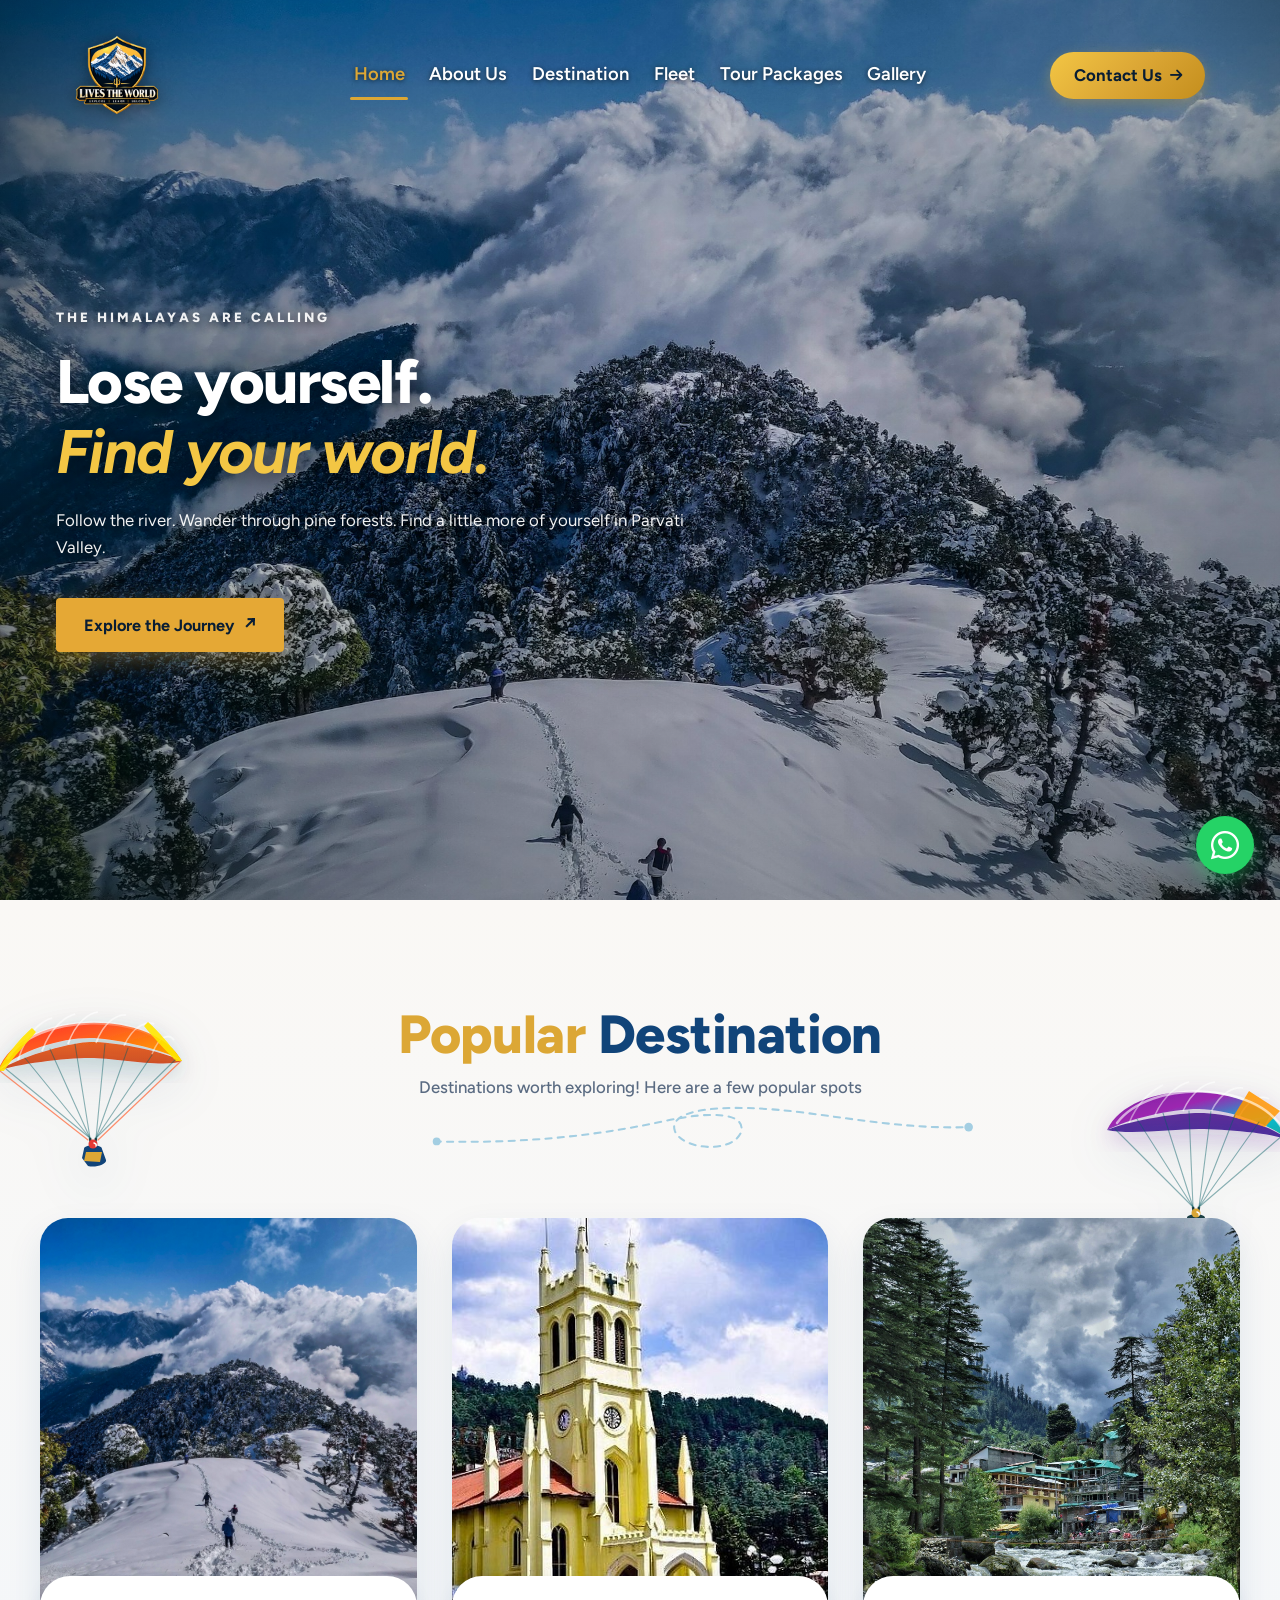
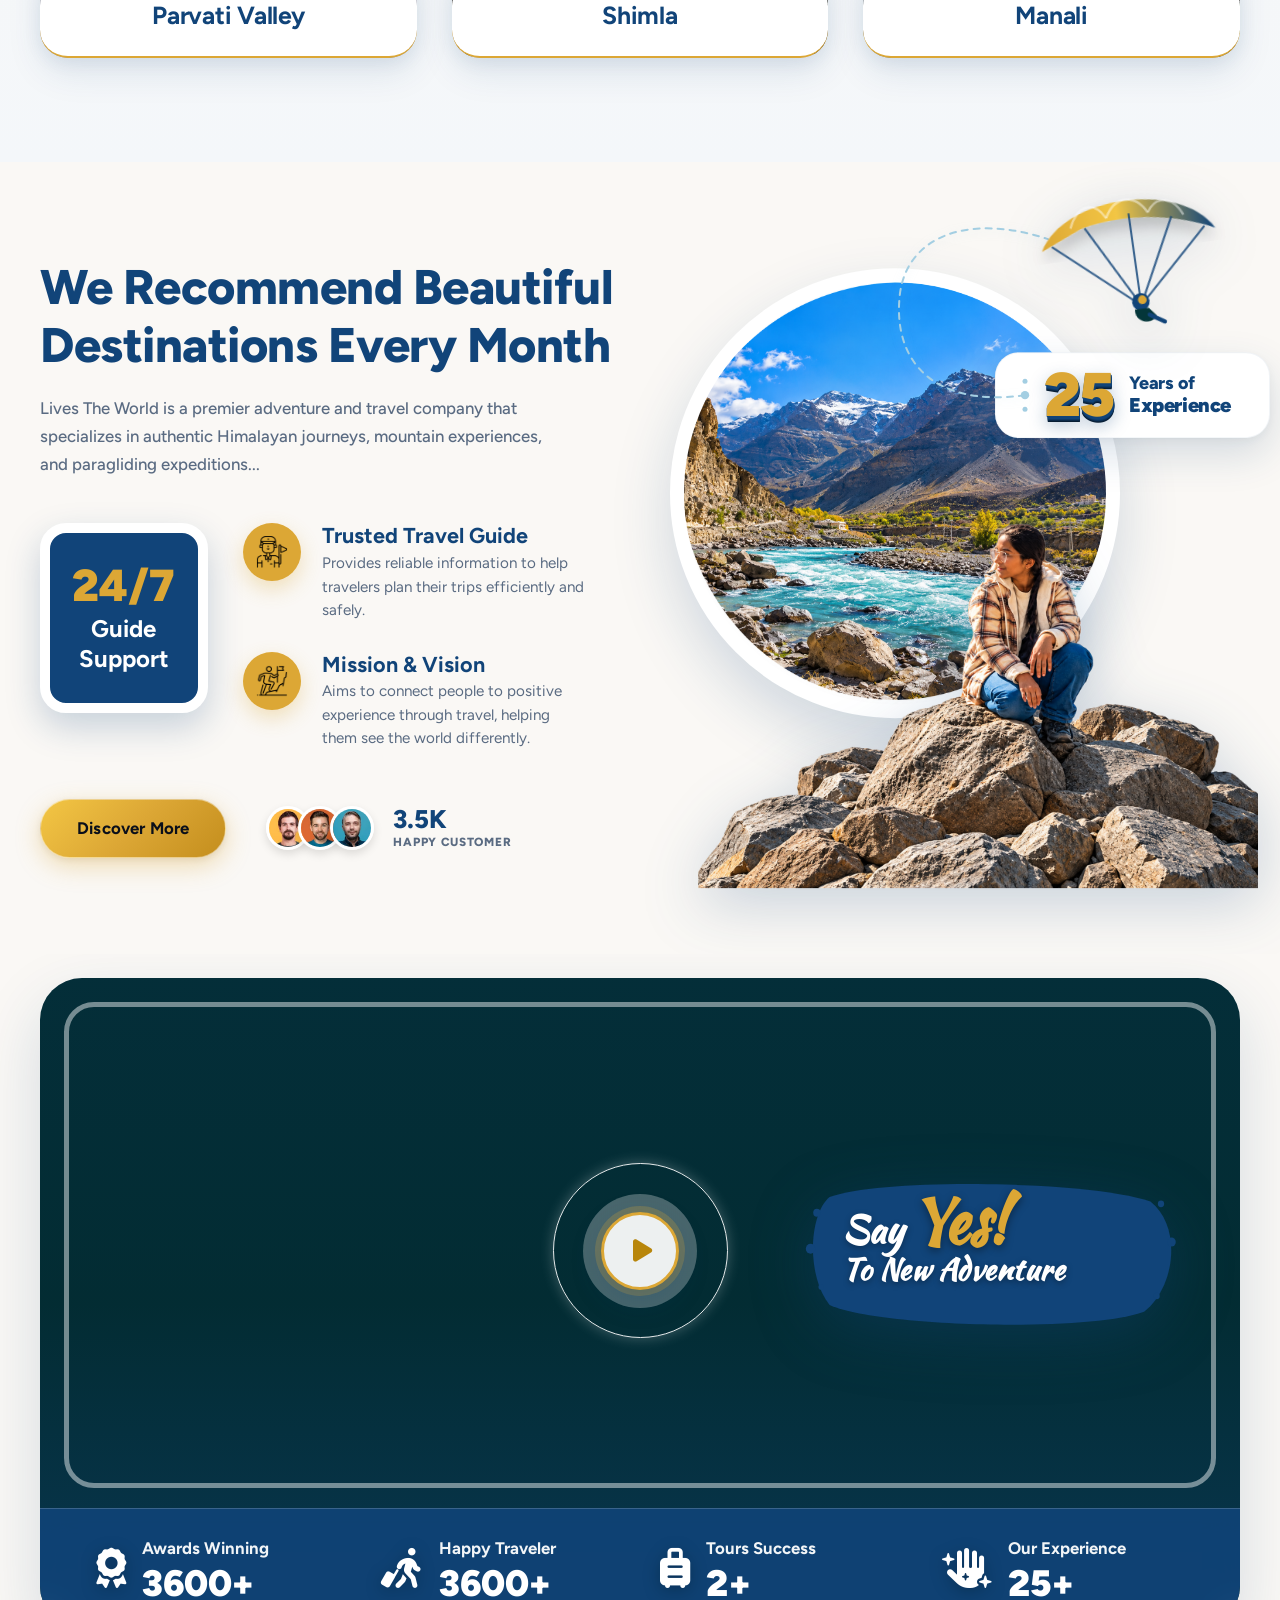
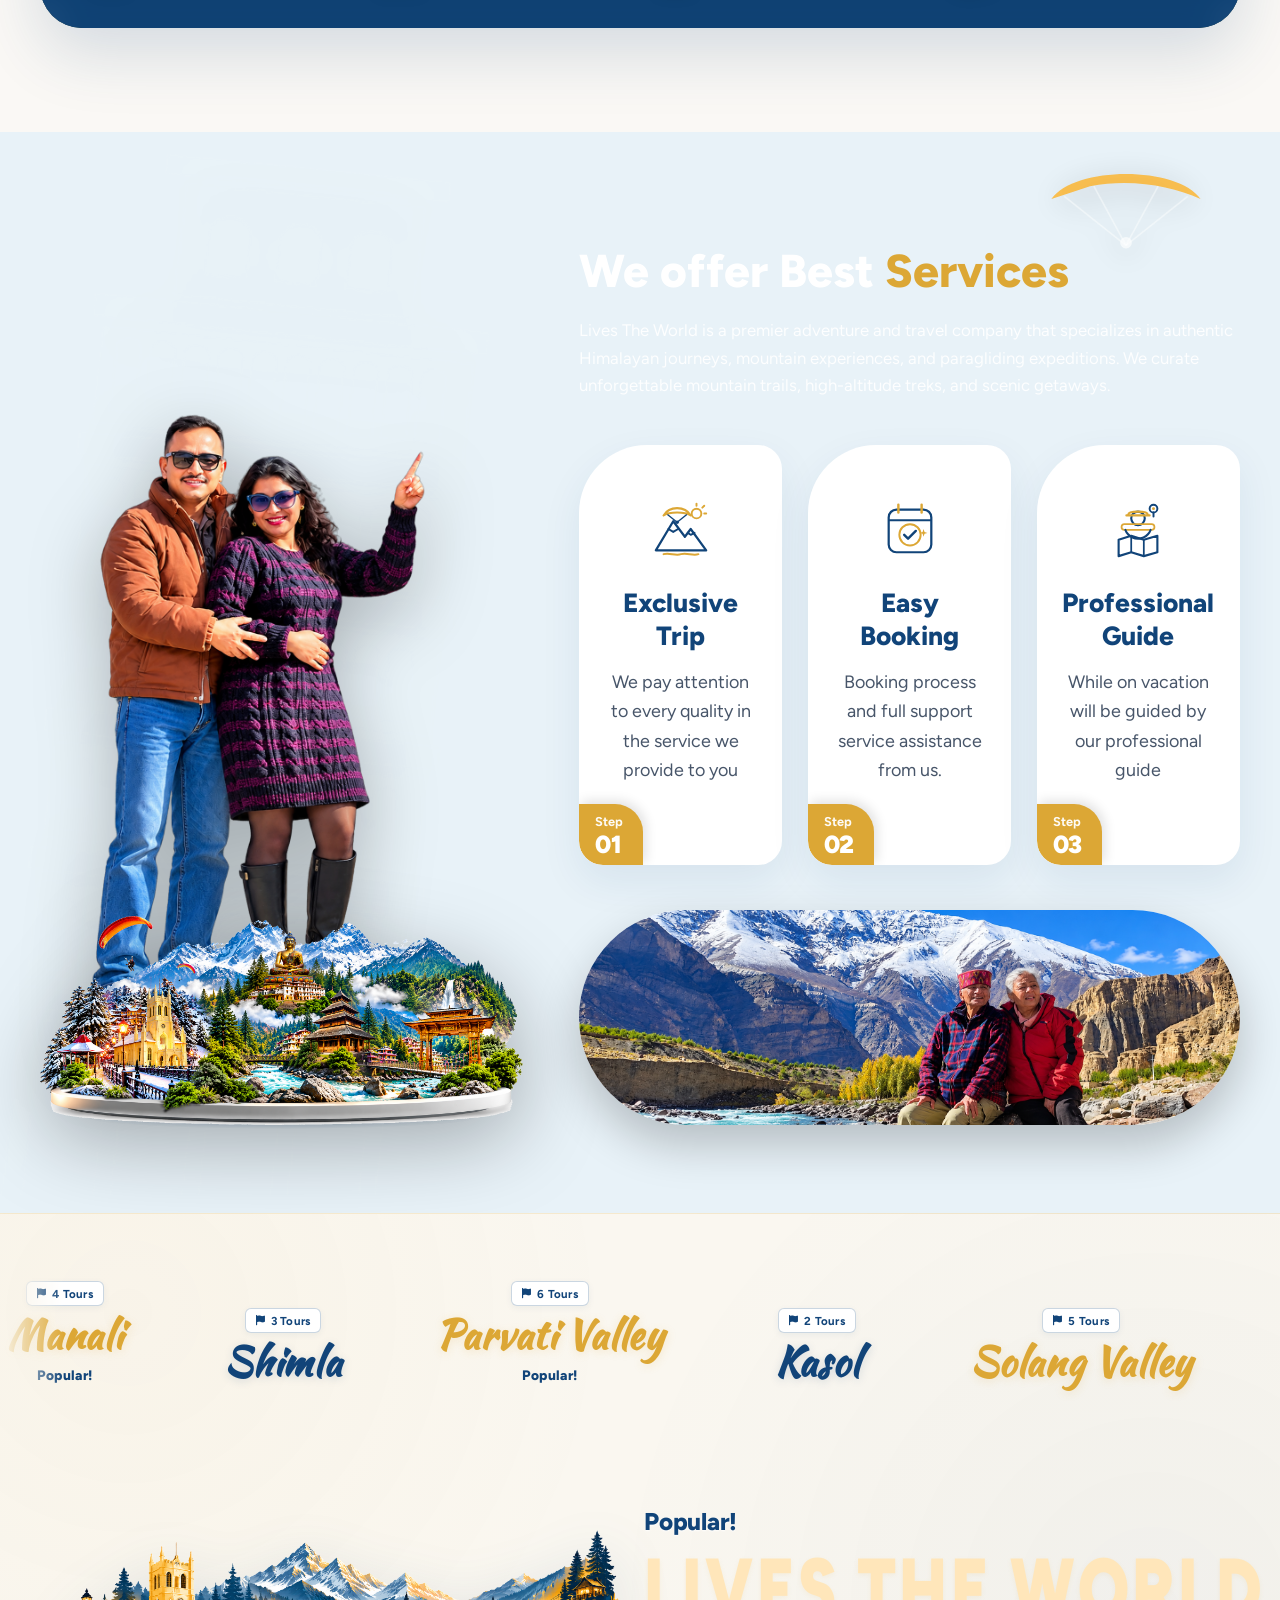
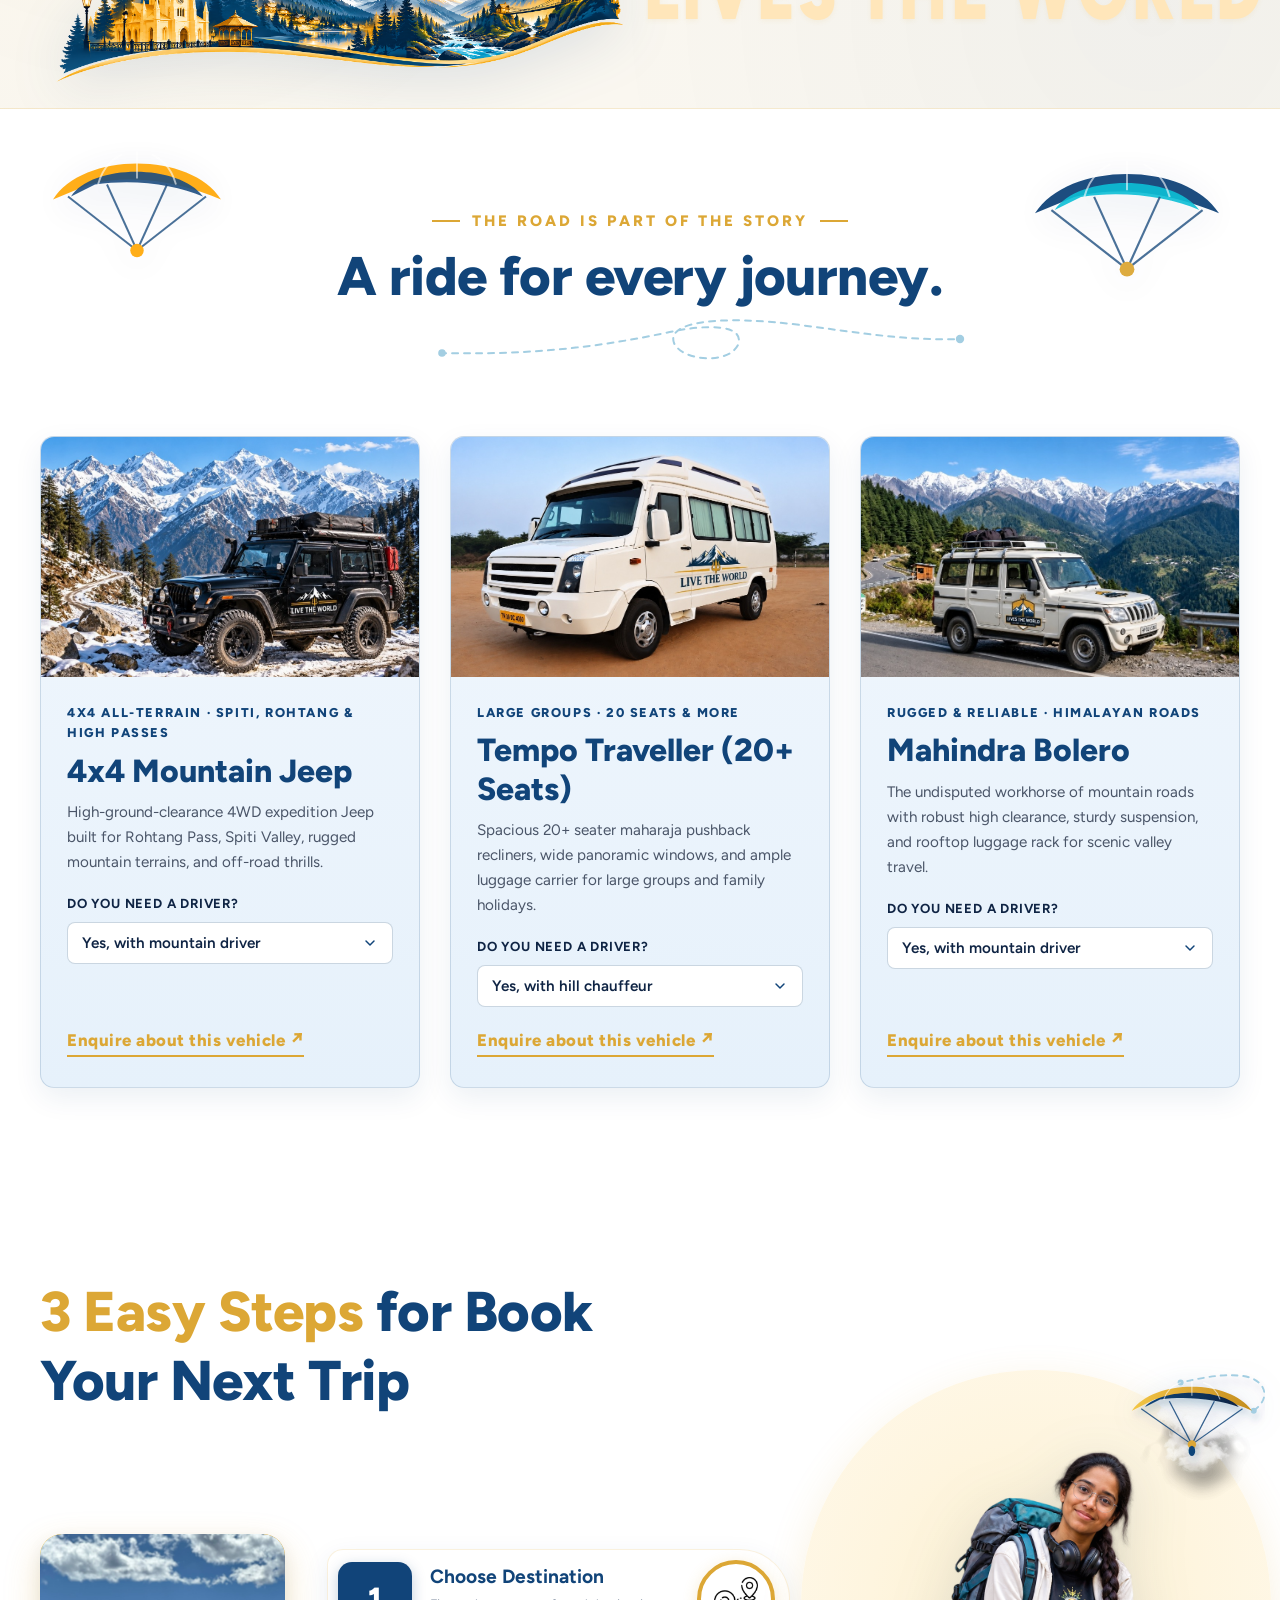
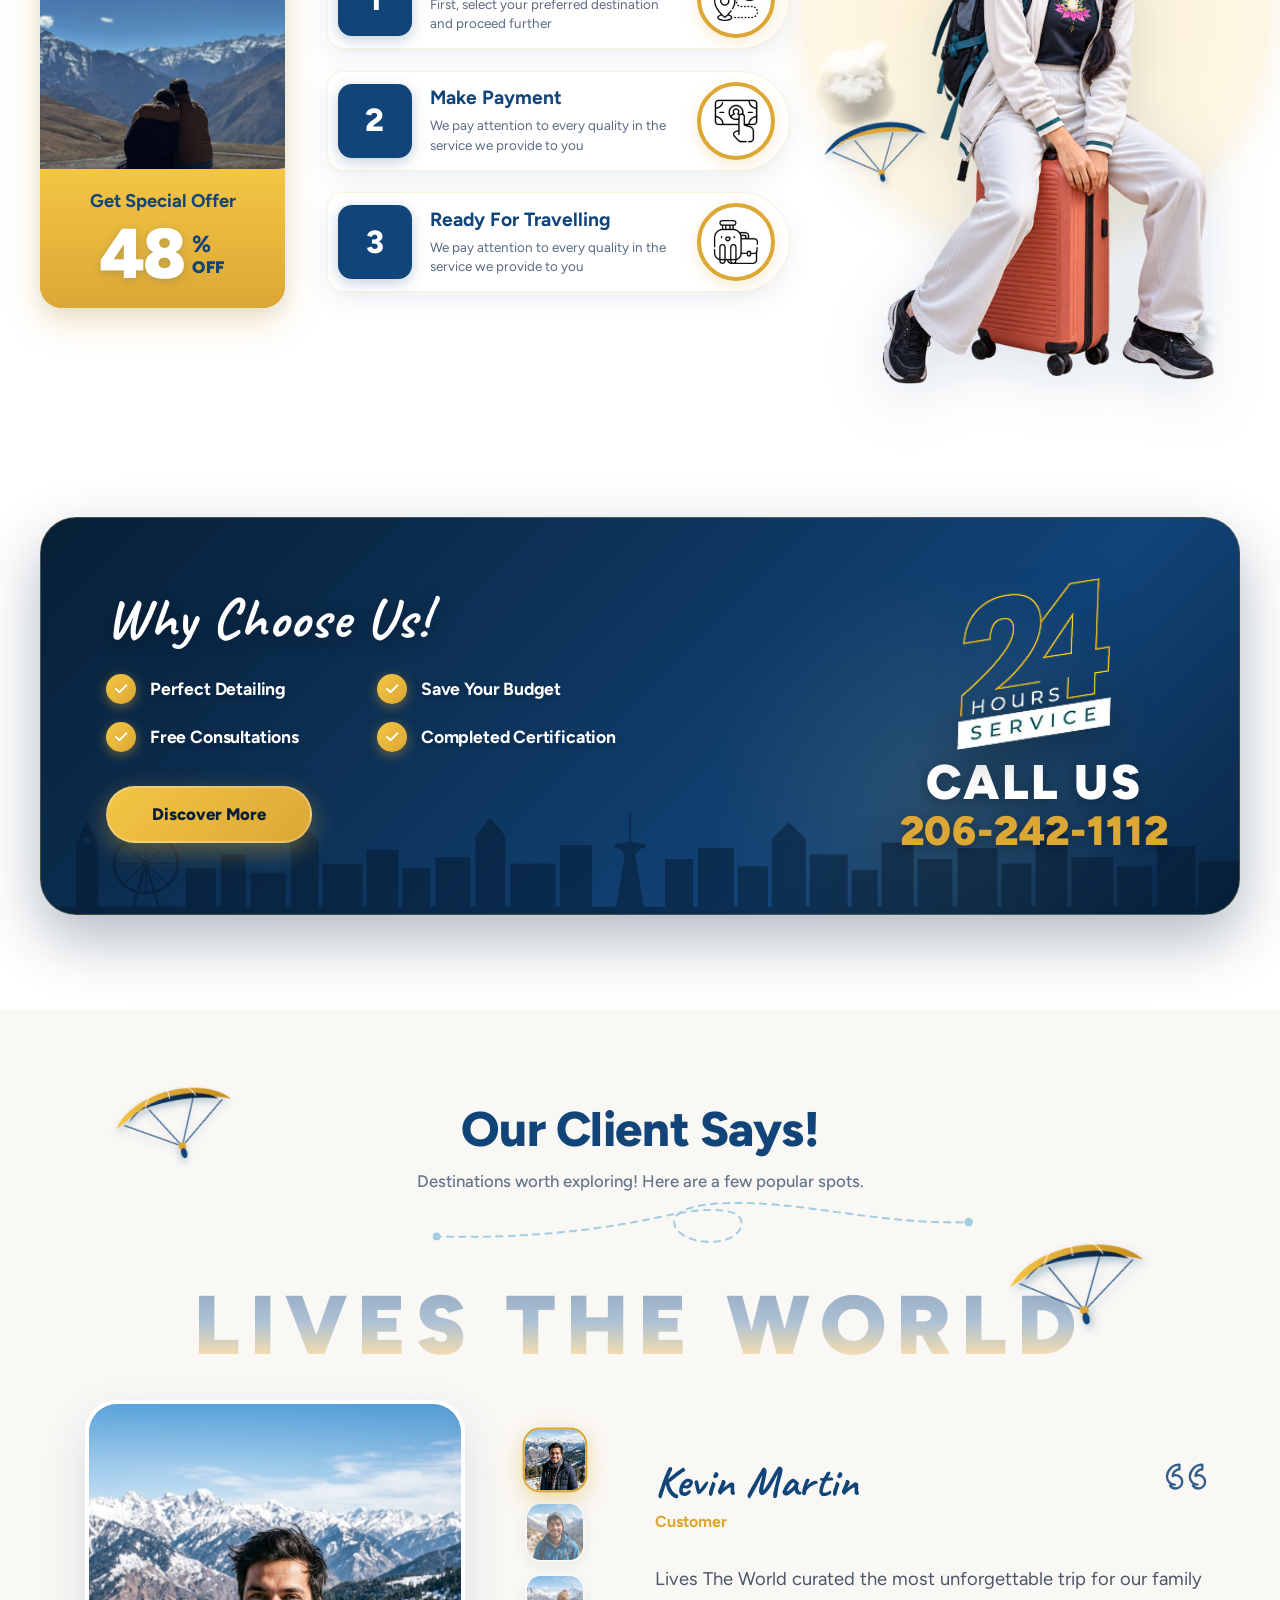
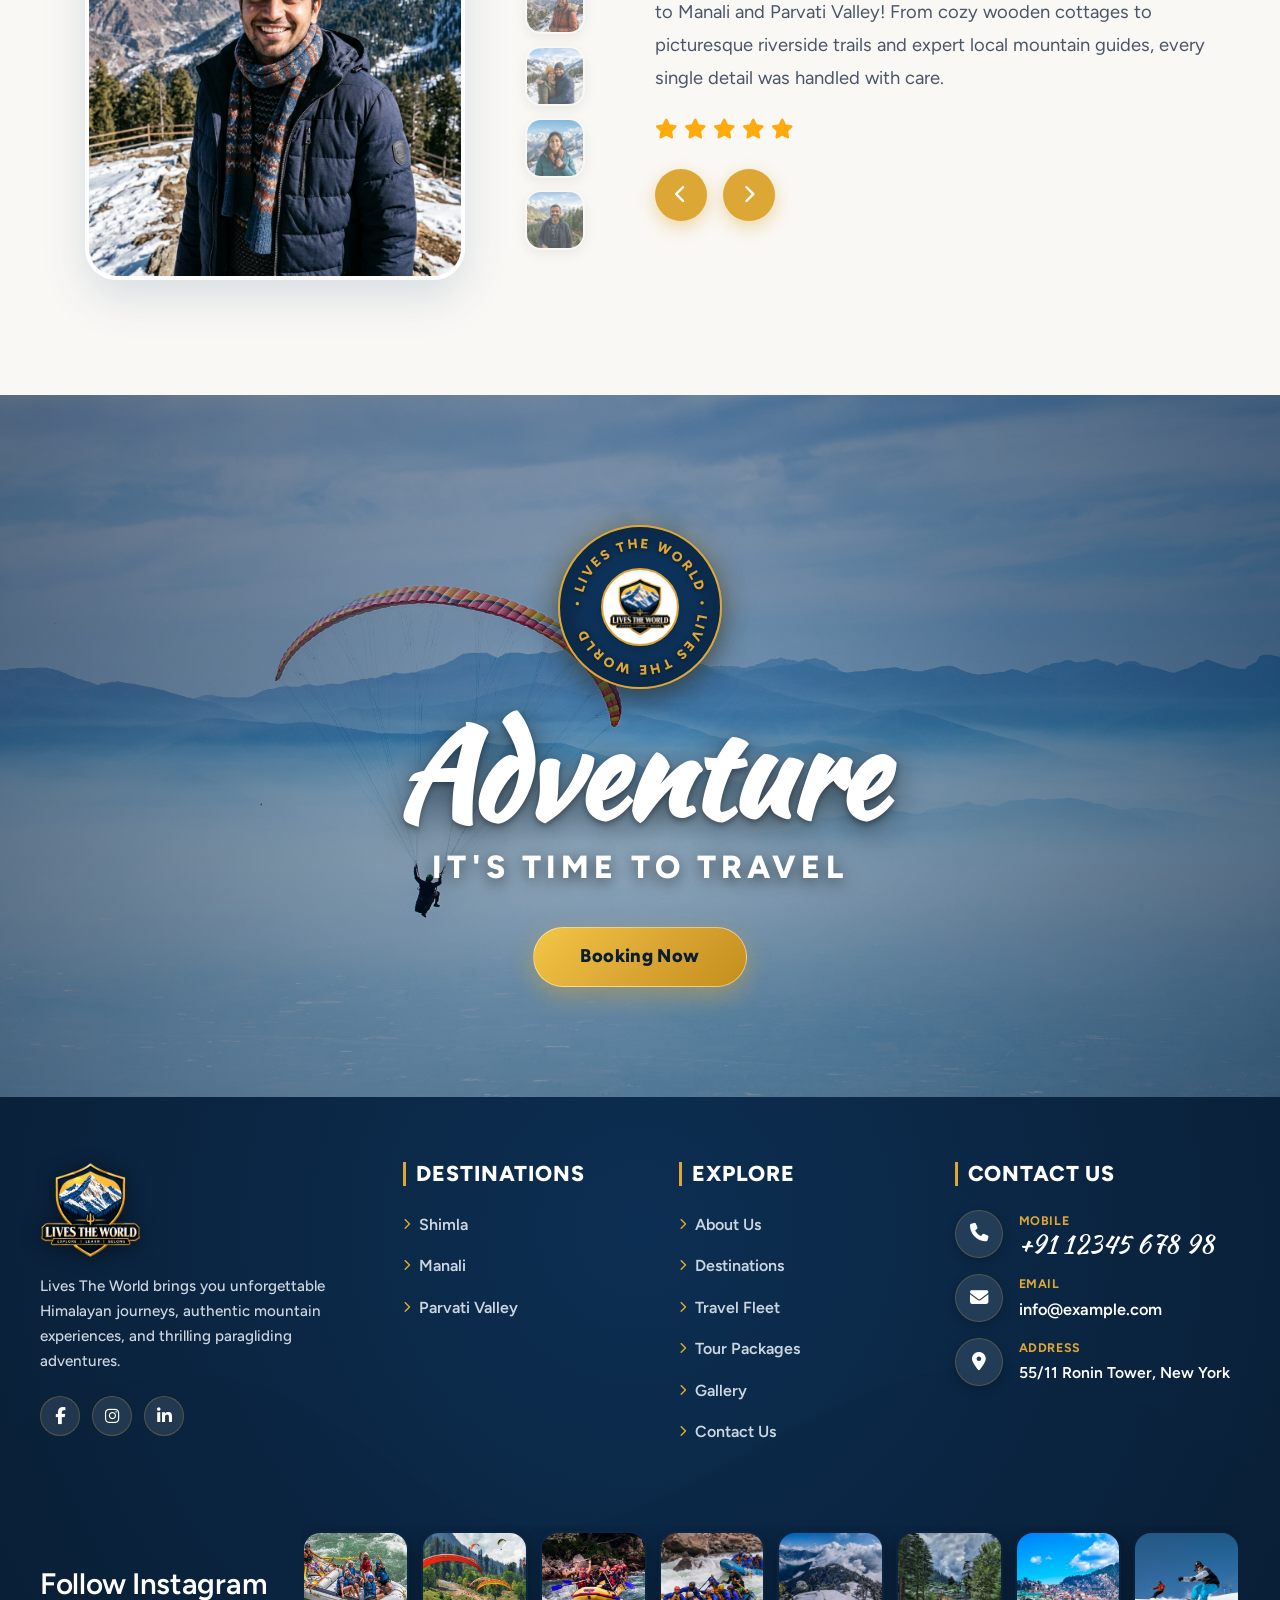
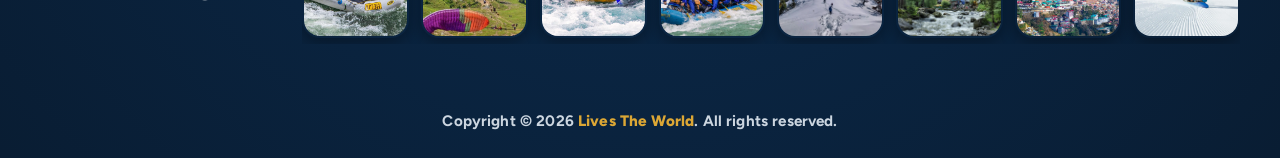
<file: index.html>
<!DOCTYPE html>
<html lang="en">

<head>
  <meta charset="UTF-8">
  <meta name="viewport" content="width=device-width, initial-scale=1.0">
  <title>Lives The World - Manali, Parvati Valley & Shimla</title>
  <meta name="description" content="Explore Manali, Parvati Valley, and Shimla with Lives The World. Curated Himalayan tour packages, premium fleet transport, and authentic adventures.">
  <meta name="keywords" content="Lives The World, Himachal tours, Manali tour packages, Parvati Valley trek, Shimla hill retreat, Himachal Pradesh travel, luxury tempo traveller, Himalayan holidays">
  <meta name="author" content="Lives The World">
  <meta name="publisher" content="Lives The World">
  <meta name="robots" content="index, follow, max-image-preview:large, max-snippet:-1, max-video-preview:-1">

  <!-- Canonical URL -->
  <link rel="canonical" href="https://livestheworld.in/">

  <!-- Open Graph Meta Tags -->
  <meta property="og:locale" content="en_US">
  <meta property="og:type" content="website">
  <meta property="og:title" content="Lives The World - Manali, Parvati Valley & Shimla">
  <meta property="og:description" content="Explore Manali, Parvati Valley, and Shimla with Lives The World. Curated Himalayan tour packages, premium fleet, and unforgettable journeys.">
  <meta property="og:url" content="https://livestheworld.in/">
  <meta property="og:site_name" content="Lives The World">
  <meta property="og:image" content="https://livestheworld.in/assets/images/bg-parvati.jpg">

  <!-- Twitter Card Meta Tags -->
  <meta name="twitter:card" content="summary_large_image">
  <meta name="twitter:title" content="Lives The World - Manali, Parvati Valley & Shimla">
  <meta name="twitter:description" content="Explore Manali, Parvati Valley, and Shimla with Lives The World.">
  <meta name="twitter:image" content="https://livestheworld.in/assets/images/bg-parvati.jpg">

      <!-- Favicon -->
  <link rel="icon" type="image/x-icon" href="favicon.ico">
  <link rel="icon" type="image/png" sizes="192x192" href="assets/images/favicon-192x192.png">
  <link rel="icon" type="image/png" sizes="96x96" href="assets/images/favicon-96x96.png">
  <link rel="icon" type="image/png" sizes="48x48" href="assets/images/favicon-48x48.png">
  <link rel="icon" type="image/png" sizes="32x32" href="assets/images/favicon-32x32.png">
  <link rel="icon" type="image/png" sizes="16x16" href="assets/images/favicon-16x16.png">
  <link rel="apple-touch-icon" sizes="180x180" href="assets/images/apple-touch-icon.png">

  <!-- Font Awesome & Bootstrap Icons -->
  <link rel="stylesheet" href="https://cdnjs.cloudflare.com/ajax/libs/font-awesome/6.5.1/css/all.min.css">
  <link rel="stylesheet" href="https://cdn.jsdelivr.net/npm/bootstrap-icons@1.11.3/font/bootstrap-icons.min.css">

  <!-- Google Fonts for Lives The World Typography -->
  <link rel="preconnect" href="https://fonts.googleapis.com">
  <link rel="preconnect" href="https://fonts.gstatic.com" crossorigin>
  <link
    href="https://fonts.googleapis.com/css2?family=DM+Sans:ital,wght@0,400;0,500;0,600;0,700;1,400&family=Playfair+Display:ital,wght@0,400;0,500;0,600;0,700;1,400&family=Afacad:ital,wght@0,400..700;1,400..700&family=Figtree:ital,wght@0,300..900;1,300..900&family=Kaushan+Script&family=Arizonia&display=swap"
    rel="stylesheet">

  <!-- Main Stylesheet -->
  <link rel="stylesheet" href="assets/css/style.css">
  <!-- Responsive Stylesheet -->
  <link rel="stylesheet" href="assets/css/responsive.css">
</head>

<body>

  <!-- ==================== SECTION 1: STICKY NAVIGATION BAR ==================== -->
  <header class="ltw-navbar" id="siteHeader">
    <div class="navbar-wrapper">
      <div class="navbar-container">

        <!-- Logo Left Side -->
        <a href="index.html" class="brand-logo-link" title="Lives The World">
          <img src="assets/images/logo.png" alt="Lives The World Logo" class="brand-logo-img">
        </a>

        <!-- Menu in the Centre: Home, About Us, Destination, Fleet, Tour Packages, Gallery -->
        <nav class="main-nav" id="mainNav" aria-label="Main Navigation">
          <div class="mobile-nav-header">
            <img src="assets/images/logo.png" alt="Lives The World Logo" class="brand-logo-img"
              style="height: 48px; width: auto;">
            <button class="mobile-nav-close" id="mobileNavClose" aria-label="Close Navigation Menu">&times;</button>
          </div>
          <div class="mobile-nav-links">
            <a href="index.html" class="nav-link active"><i class="fa-solid fa-house"></i> Home</a>
            <a href="about.html" class="nav-link"><i class="fa-solid fa-compass"></i> About Us</a>
            <a href="destinations.html" class="nav-link"><i class="fa-solid fa-mountain-sun"></i> Destination</a>
            <a href="fleet.html" class="nav-link"><i class="fa-solid fa-car-side"></i> Fleet</a>
            <a href="tours.html" class="nav-link"><i class="fa-solid fa-map-location-dot"></i> Tour Packages</a>
            <a href="gallery.html" class="nav-link"><i class="fa-solid fa-images"></i> Gallery</a>
            <a href="contact.html" class="nav-link mobile-only-link"><i class="fa-solid fa-phone"></i> Contact Us</a>
          </div>
          <div class="mobile-nav-footer">
            <a href="contact.html" class="mobile-cta-btn"><i class="fa-solid fa-phone"></i> Contact Us</a>
            <div class="mobile-nav-contact">
              <i class="fa-solid fa-phone"></i> <a href="tel:+911234567898">+91 12345 678 98</a>
            </div>
          </div>
        </nav>

        <!-- Right Side: Contact Us Button & Mobile Hamburger Toggle Button -->
        <div class="navbar-right-box">
          <a href="contact.html" class="navbar-contact-btn">
            <span>Contact Us</span>
            <i class="fa-solid fa-arrow-right"></i>
          </a>
          <button class="mobile-nav-toggle" id="mobileNavToggle" aria-label="Toggle navigation menu"
            aria-expanded="false">
            <span class="hamburger-bar"></span>
            <span class="hamburger-bar"></span>
            <span class="hamburger-bar"></span>
          </button>
        </div>

      </div>
    </div>
  </header>

  <!-- Mobile Navigation Backdrop Overlay -->
  <div class="mobile-nav-backdrop" id="mobileNavBackdrop"></div>

  <!-- ==================== SECTION 2: HERO BANNER & HORIZONTAL DESTINATION SLIDER ==================== -->
  <section class="ltw-hero-banner travlla-hero-banner" id="home">

    <!-- Hero Slides Container & Track -->
    <div class="hero-slider-wrap" id="heroSlider">
      <div class="hero-slider-track" id="heroSliderTrack">

        <!-- Slide 1: Parvati Valley -->
        <div class="hero-slide" data-slide="0">
          <div class="hero-slide-bg">
            <img src="assets/images/bg-parvati.jpg" alt="Parvati Valley Pine Forests" class="hero-bg-img">
            <div class="ltw-banner-overlay travlla-banner-overlay"></div>
          </div>
          <div class="hero-center-wrapper">
            <div class="hero-slide-content">
              <div class="hero-eyebrow">
                THE HIMALAYAS ARE CALLING
              </div>
              <h1 class="hero-headline">
                <span class="headline-primary">Lose yourself.</span>
                <span class="headline-accent">Find your world.</span>
              </h1>
              <p class="hero-subtext">
                Follow the river. Wander through pine forests. Find a little more of yourself in Parvati Valley.
              </p>
              <div class="hero-actions-row">
                <a href="about.html" class="hero-btn-primary">
                  <span>Explore the Journey</span>
                  <span class="btn-arrow">&#x2197;</span>
                </a>
              </div>
            </div>
          </div>
        </div>

        <!-- Slide 2: Shimla -->
        <div class="hero-slide" data-slide="1">
          <div class="hero-slide-bg">
            <img src="assets/images/bg-shimla.jpg" alt="Shimla Hillside Retreat" class="hero-bg-img">
            <div class="ltw-banner-overlay travlla-banner-overlay"></div>
          </div>
          <div class="hero-center-wrapper">
            <div class="hero-slide-content">
              <div class="hero-eyebrow">
                THE HIMALAYAS ARE CALLING
              </div>
              <div class="hero-headline" role="heading" aria-level="2">
                <span class="headline-primary">A little charm.</span>
                <span class="headline-accent">A higher perspective.</span>
              </div>
              <p class="hero-subtext">
                Take the winding road to Shimla. Discover hillside charm, unhurried walks, and the joy of slowing down.
              </p>
              <div class="hero-actions-row">
                <a href="about.html" class="hero-btn-primary">
                  <span>Explore the Journey</span>
                  <span class="btn-arrow">&#x2197;</span>
                </a>
              </div>
            </div>
          </div>
        </div>

        <!-- Slide 3: Manali -->
        <div class="hero-slide" data-slide="2">
          <div class="hero-slide-bg">
            <img src="assets/images/Manali.jpg" alt="Manali Snow Peaks & Mountain Roads" class="hero-bg-img">
            <div class="ltw-banner-overlay travlla-banner-overlay"></div>
          </div>
          <div class="hero-center-wrapper">
            <div class="hero-slide-content">
              <div class="hero-eyebrow">
                THE HIMALAYAS ARE CALLING
              </div>
              <div class="hero-headline" role="heading" aria-level="2">
                <span class="headline-primary">Chase the peaks.</span>
                <span class="headline-accent">Keep the memories.</span>
              </div>
              <p class="hero-subtext">
                Let Manali bring out your adventurous side. Mountain roads, beautiful valleys, and a world waiting to be
                explored.
              </p>
              <div class="hero-actions-row">
                <a href="about.html" class="hero-btn-primary">
                  <span>Explore the Journey</span>
                  <span class="btn-arrow">&#x2197;</span>
                </a>
              </div>
            </div>
          </div>
        </div>

        <!-- Slide 4 (Seamless Loop Clone of Slide 1): Parvati Valley -->
        <div class="hero-slide hero-slide-clone" data-slide="3" aria-hidden="true">
          <div class="hero-slide-bg">
            <img src="assets/images/bg-parvati.jpg" alt="Parvati Valley Pine Forests" class="hero-bg-img">
            <div class="ltw-banner-overlay travlla-banner-overlay"></div>
          </div>
          <div class="hero-center-wrapper">
            <div class="hero-slide-content">
              <div class="hero-eyebrow">
                THE HIMALAYAS ARE CALLING
              </div>
              <div class="hero-headline" role="heading" aria-level="2">
                <span class="headline-primary">Lose yourself.</span>
                <span class="headline-accent">Find your world.</span>
              </div>
              <p class="hero-subtext">
                Follow the river. Wander through pine forests. Find a little more of yourself in Parvati Valley.
              </p>
              <div class="hero-actions-row">
                <a href="about.html" class="hero-btn-primary">
                  <span>Explore the Journey</span>
                  <span class="btn-arrow">&#x2197;</span>
                </a>
              </div>
            </div>
          </div>
        </div>

      </div>
    </div>

  </section>

  <!-- ==================== SECTION 3: POPULAR DESTINATION CARDS ==================== -->
  <section class="popular-destination-section" id="destinations">


    <!-- Floating High-Detail Red-Orange Paraglider (Left) -->
    <div class="paraglider-float paraglider-left" aria-hidden="true">
      <svg width="220" height="190" viewBox="0 0 220 190" fill="none" xmlns="http://www.w3.org/2000/svg">
        <defs>
          <linearGradient id="canopyRed" x1="0%" y1="0%" x2="100%" y2="100%">
            <stop offset="0%" stop-color="#FF2A2A" />
            <stop offset="35%" stop-color="#FF5722" />
            <stop offset="75%" stop-color="#FF9800" />
            <stop offset="100%" stop-color="#FFC107" />
          </linearGradient>
          <linearGradient id="canopyUnder" x1="0%" y1="0%" x2="0%" y2="100%">
            <stop offset="0%" stop-color="#E65100" />
            <stop offset="100%" stop-color="#BF360C" />
          </linearGradient>
          <linearGradient id="cellShine" x1="0%" y1="0%" x2="100%" y2="0%">
            <stop offset="0%" stop-color="rgba(255,255,255,0.7)" />
            <stop offset="100%" stop-color="rgba(255,255,255,0)" />
          </linearGradient>
          <filter id="gliderGlow" x="-20%" y="-20%" width="140%" height="140%">
            <feDropShadow dx="0" dy="8" stdDeviation="10" flood-color="rgba(6,91,98,0.2)" />
          </filter>
        </defs>
        <!-- Paraglider Wing Canopy (Curved Aerodynamic Crescent Arc) -->
        <g filter="url(#gliderGlow)">
          <!-- Upper Surface -->
          <path d="M 18 85 C 38 25, 172 20, 202 75 C 182 62, 130 52, 110 52 C 80 52, 38 65, 18 85 Z"
            fill="url(#canopyRed)" />
          <!-- Underside Surface / Air Inlets -->
          <path
            d="M 18 85 C 45 68, 95 56, 110 56 C 135 56, 180 64, 202 75 C 185 82, 135 72, 110 72 C 85 72, 35 78, 18 85 Z"
            fill="url(#canopyUnder)" opacity="0.88" />
          <!-- Rib Seams / Chambers -->
          <path d="M 38 74 C 48 42, 65 34, 72 32" stroke="rgba(255,255,255,0.5)" stroke-width="1.5" fill="none" />
          <path d="M 62 65 C 72 38, 88 30, 95 28" stroke="rgba(255,255,255,0.55)" stroke-width="1.5" fill="none" />
          <path d="M 88 58 C 96 35, 110 27, 118 26" stroke="rgba(255,255,255,0.6)" stroke-width="1.5" fill="none" />
          <path d="M 116 57 C 124 35, 138 28, 146 29" stroke="rgba(255,255,255,0.55)" stroke-width="1.5" fill="none" />
          <path d="M 144 60 C 154 38, 168 35, 174 38" stroke="rgba(255,255,255,0.5)" stroke-width="1.5" fill="none" />
          <path d="M 172 68 C 180 48, 190 48, 194 54" stroke="rgba(255,255,255,0.45)" stroke-width="1.5" fill="none" />
          <!-- Aerodynamic Leading Edge Shimmer -->
          <path d="M 28 72 C 55 28, 165 24, 195 68" stroke="url(#cellShine)" stroke-width="3" fill="none"
            stroke-linecap="round" />
          <!-- Wingtip Bright Accents -->
          <path d="M 18 85 C 28 65, 45 48, 52 42 L 56 46 C 48 56, 32 72, 24 85 Z" fill="#FFE600" opacity="0.9" />
          <path d="M 202 75 C 190 58, 175 42, 168 36 L 164 40 C 172 50, 185 64, 196 75 Z" fill="#FFE600"
            opacity="0.9" />
        </g>
        <!-- Suspension Bridle Lines -->
        <g stroke="rgba(6, 91, 98, 0.45)" stroke-width="1.1" stroke-linecap="round">
          <line x1="26" y1="83" x2="110" y2="152" />
          <line x1="45" y1="72" x2="110" y2="152" />
          <line x1="70" y1="63" x2="110" y2="152" />
          <line x1="95" y1="58" x2="110" y2="152" />
          <line x1="125" y1="58" x2="116" y2="152" />
          <line x1="148" y1="62" x2="116" y2="152" />
          <line x1="172" y1="69" x2="116" y2="152" />
          <line x1="195" y1="74" x2="116" y2="152" />
          <!-- Control Brakes -->
          <line x1="20" y1="85" x2="108" y2="154" stroke="rgba(255, 87, 34, 0.65)" stroke-width="1.2" />
          <line x1="200" y1="76" x2="118" y2="154" stroke="rgba(255, 87, 34, 0.65)" stroke-width="1.2" />
        </g>
        <!-- Pilot in Speedbag Harness -->
        <g>
          <line x1="110" y1="152" x2="111" y2="158" stroke="#1C3F44" stroke-width="2.5" />
          <line x1="116" y1="152" x2="115" y2="158" stroke="#1C3F44" stroke-width="2.5" />
          <path d="M 104 163 C 104 158, 122 158, 122 163 L 126 174 C 127 178, 116 182, 108 180 L 102 172 Z"
            fill="#114479" />
          <path d="M 106 166 L 122 166 L 120 176 L 104 175 Z" fill="#DCA735" />
          <circle cx="113" cy="158" r="4.5" fill="#E53935" />
          <path d="M 114 157 Q 117 158 116 160" stroke="#FFFFFF" stroke-width="1.5" stroke-linecap="round" />
        </g>
      </svg>
    </div>

    <!-- Floating High-Detail Purple-Cyan Paraglider (Right) -->
    <div class="paraglider-float paraglider-right" aria-hidden="true">
      <svg width="220" height="190" viewBox="0 0 220 190" fill="none" xmlns="http://www.w3.org/2000/svg">
        <defs>
          <linearGradient id="canopyPurple" x1="0%" y1="0%" x2="100%" y2="100%">
            <stop offset="0%" stop-color="#7B1FA2" />
            <stop offset="35%" stop-color="#9C27B0" />
            <stop offset="70%" stop-color="#00BCD4" />
            <stop offset="100%" stop-color="#26A69A" />
          </linearGradient>
          <linearGradient id="canopyUnderPurple" x1="0%" y1="0%" x2="0%" y2="100%">
            <stop offset="0%" stop-color="#4A148C" />
            <stop offset="100%" stop-color="#311B92" />
          </linearGradient>
          <filter id="gliderGlow2" x="-20%" y="-20%" width="140%" height="140%">
            <feDropShadow dx="0" dy="8" stdDeviation="10" flood-color="rgba(123,31,162,0.2)" />
          </filter>
        </defs>
        <!-- Paraglider Wing Canopy in dynamic aerodynamic bank -->
        <g filter="url(#gliderGlow2)">
          <path d="M 22 75 C 48 20, 180 25, 204 85 C 184 68, 140 54, 114 54 C 84 54, 44 64, 22 75 Z"
            fill="url(#canopyPurple)" />
          <path
            d="M 22 75 C 50 64, 95 58, 114 58 C 140 58, 182 68, 204 85 C 186 78, 140 74, 114 74 C 88 74, 46 80, 22 75 Z"
            fill="url(#canopyUnderPurple)" opacity="0.88" />
          <!-- Rib Seams -->
          <path d="M 44 68 C 54 44, 70 34, 78 30" stroke="rgba(255,255,255,0.45)" stroke-width="1.5" fill="none" />
          <path d="M 70 60 C 80 38, 96 29, 104 27" stroke="rgba(255,255,255,0.5)" stroke-width="1.5" fill="none" />
          <path d="M 98 56 C 108 34, 122 28, 130 27" stroke="rgba(255,255,255,0.55)" stroke-width="1.5" fill="none" />
          <path d="M 126 57 C 136 36, 150 32, 158 33" stroke="rgba(255,255,255,0.5)" stroke-width="1.5" fill="none" />
          <path d="M 154 62 C 164 42, 178 40, 184 44" stroke="rgba(255,255,255,0.45)" stroke-width="1.5" fill="none" />
          <path d="M 180 72 C 188 54, 196 52, 200 58" stroke="rgba(255,255,255,0.4)" stroke-width="1.5" fill="none" />
          <!-- Vibrant Orange Accent Wingtip (Matching Solang Valley Photo) -->
          <path d="M 148 62 L 180 72 L 195 56 L 164 36 Z" fill="#FF9800" opacity="0.88" />
          <path d="M 32 68 C 65 24, 172 26, 198 75" stroke="rgba(255,255,255,0.6)" stroke-width="2.5" fill="none"
            stroke-linecap="round" />
        </g>
        <!-- Suspension Lines -->
        <g stroke="rgba(6, 91, 98, 0.45)" stroke-width="1.1" stroke-linecap="round">
          <line x1="30" y1="74" x2="108" y2="152" />
          <line x1="52" y1="64" x2="108" y2="152" />
          <line x1="78" y1="58" x2="108" y2="152" />
          <line x1="104" y1="56" x2="108" y2="152" />
          <line x1="126" y1="56" x2="114" y2="152" />
          <line x1="150" y1="60" x2="114" y2="152" />
          <line x1="174" y1="67" x2="114" y2="152" />
          <line x1="198" y1="80" x2="114" y2="152" />
        </g>
        <!-- Pilot in Tandem Harness -->
        <g>
          <line x1="108" y1="152" x2="109" y2="158" stroke="#1C3F44" stroke-width="2.5" />
          <line x1="114" y1="152" x2="113" y2="158" stroke="#1C3F44" stroke-width="2.5" />
          <path d="M 102 163 C 102 158, 120 158, 120 163 L 124 175 C 124 180, 114 183, 106 181 L 100 172 Z"
            fill="#1C3F44" />
          <path d="M 104 166 L 118 166 L 116 176 L 102 175 Z" fill="#00BCD4" />
          <circle cx="111" cy="158" r="4.5" fill="#DCA735" />
          <path d="M 112 157 Q 115 158 114 160" stroke="#FFFFFF" stroke-width="1.5" stroke-linecap="round" />
        </g>
      </svg>
    </div>

    <div class="destination-container">

      <!-- Section Title Exactly Matching Screenshot -->
      <div class="destination-head-wrap">
        <h2 class="destination-title">
          <span class="text-popular">Popular</span> <span class="text-destination">Destination</span>
        </h2>
        <p class="destination-subtitle">
          Destinations worth exploring! Here are a few popular spots
        </p>

        <!-- Paraglider with Dotted Thread Loop (Same style as Section 8) -->
        <div class="tours-paraglider-trail-wrap" aria-hidden="true">
          <svg class="tours-paraglider-trail-svg" viewBox="0 0 740 85" fill="none" xmlns="http://www.w3.org/2000/svg">
            <!-- Dotted looping thread -->
            <path
              d="M 170 54 C 250 56, 320 50, 395 34 C 440 24, 475 26, 468 46 C 458 66, 412 62, 404 44 C 396 22, 452 16, 530 26 C 585 33, 635 42, 690 40"
              stroke="#A3CEE2" stroke-width="2" stroke-dasharray="6 6" fill="none" stroke-linecap="round" />
            <circle cx="172" cy="54" r="3.8" fill="#A3CEE2" />
            <circle cx="690" cy="40" r="4.2" fill="#A3CEE2" />

            <!-- Flying Paraglider at the start of the thread -->
            <g class="tours-thread-paraglider" transform="translate(130, 30) rotate(-12) scale(0.42)">
              <path d="M 12 36 C 30 8, 110 8, 128 36 C 105 26, 75 20, 42 26 Z" fill="#DCA735" />
              <path d="M 22 34 C 36 15, 102 15, 118 34 C 98 26, 72 22, 44 26 Z" fill="#114479" />
              <line x1="22" y1="34" x2="70" y2="72" stroke="#114479" stroke-width="1.8" opacity="0.8" />
              <line x1="48" y1="26" x2="70" y2="72" stroke="#114479" stroke-width="1.8" opacity="0.8" />
              <line x1="92" y1="26" x2="70" y2="72" stroke="#114479" stroke-width="1.8" opacity="0.8" />
              <line x1="118" y1="34" x2="70" y2="72" stroke="#114479" stroke-width="1.8" opacity="0.8" />
              <circle cx="70" cy="72" r="5" fill="#DCA735" />
            </g>
          </svg>
        </div>
      </div>

      <!-- 3 Portrait Destination Cards with Bottom Capsule Pills -->
      <div class="destination-cards-track">

        <!-- Card 1: Parvati Valley -->
        <div class="destination-photo-card">
          <div class="card-image-wrap">
            <img src="assets/images/bg-parvati.jpg" alt="Parvati Valley" class="destination-img">
          </div>
          <a href="parvati-valley-escape.html" class="card-pill-btn" title="View Parvati Valley Escape">
            <span>Parvati Valley</span>
          </a>
        </div>

        <!-- Card 3: Shimla -->
        <div class="destination-photo-card">
          <div class="card-image-wrap">
            <img src="assets/images/bg-shimla-img.jpg" alt="Shimla" class="destination-img">
          </div>
          <a href="shimla-hill-retreat.html" class="card-pill-btn" title="View Shimla Hill Retreat">
            <span>Shimla</span>
          </a>
        </div>

        <!-- Card 4: Manali Peaks -->
        <div class="destination-photo-card">
          <div class="card-image-wrap">
            <img src="assets/images/Manali.jpg" alt="Manali Snow Peaks" class="destination-img">
          </div>
          <a href="manali-mountain-adventure.html" class="card-pill-btn" title="View Manali Mountain Adventure">
            <span>Manali</span>
          </a>
        </div>

      </div>

    </div>



  </section>

  <!-- ==================== SECTION 4: WE RECOMMEND BEAUTIFUL DESTINATIONS EVERY MONTH ==================== -->
  <section class="about-experience-section" id="about">
    <div class="about-container">

      <!-- Left Column: Content, Feature Cards, Actions -->
      <div class="about-content-col">

        <h2 class="about-heading">
          We Recommend Beautiful Destinations Every Month
        </h2>

        <p class="about-lead">
          Lives The World is a premier adventure and travel company that specializes in authentic Himalayan journeys,
          mountain experiences, and paragliding expeditions...
        </p>

        <!-- Feature Block: 24/7 Badge + Feature List -->
        <div class="about-features-block">

          <!-- 24/7 Guide Support Badge Card (Deep Teal) -->
          <div class="support-badge-card">
            <span class="support-badge-val">24/7</span>
            <span class="support-badge-lbl">Guide<br>Support</span>
          </div>

          <!-- Feature Items List -->
          <div class="about-feature-list">

            <!-- Item 1: Trusted Travel Guide -->
            <div class="about-feature-item">
              <div class="feature-icon-circle">
                <img src="assets/images/travel-guide.webp" alt="Travel Guide Icon" class="feature-icon-img">
              </div>
              <div class="feature-text">
                <h3 class="feature-title">Trusted Travel Guide</h3>
                <p class="feature-desc">Provides reliable information to help travelers plan their trips efficiently and
                  safely.</p>
              </div>
            </div>

            <!-- Item 2: Mission & Vision -->
            <div class="about-feature-item">
              <div class="feature-icon-circle">
                <img src="assets/images/mission-icon.webp" alt="Mission & Vision Icon" class="feature-icon-img">
              </div>
              <div class="feature-text">
                <h3 class="feature-title">Mission & Vision</h3>
                <p class="feature-desc">Aims to connect people to positive experience through travel, helping them see
                  the world differently.</p>
              </div>
            </div>

          </div>

        </div>

        <!-- Bottom Actions: Discover More Button & Happy Customers -->
        <div class="about-bottom-actions">
          <a href="about.html" class="btn-discover-more">Discover More</a>

          <div class="happy-customers-wrap">
            <div class="avatar-stack">
              <img src="assets/images/pic1.webp" alt="Customer 1" class="avatar-img av-1">
              <img src="assets/images/pic2.webp" alt="Customer 2" class="avatar-img av-2">
              <img src="assets/images/pic3.webp" alt="Customer 3" class="avatar-img av-3">
            </div>
            <div class="customer-stats">
              <span class="customer-count">3.5K</span>
              <span class="customer-lbl">HAPPY CUSTOMER</span>
            </div>
          </div>
        </div>

      </div>

      <!-- Right Column: Portal Image Composition with Blank Image Space -->
      <div class="about-visual-col">

        <!-- Composition Container -->
        <div class="about-portal-composition">

          <!-- Floating "25 Years of Experience" Badge Connected to Paraglider with Dotted Thread -->
          <div class="exp-badge-container">

            <!-- Connected Dotted Thread & Anchor Dots SVG (Matching Section 3 Style) -->
            <svg class="exp-connecting-thread" viewBox="0 0 390 235" fill="none" xmlns="http://www.w3.org/2000/svg">
              <!-- Dotted loop thread originating from middle anchor dot and connecting directly to paraglider -->
              <path class="thread-path" d="M 145 192 C 50 205, 12 155, 20 90 C 28 32, 90 10, 168 36" stroke="#A3CEE2"
                stroke-width="2" stroke-dasharray="6 6" stroke-linecap="round" />
              <!-- Left Anchor 3-Dots Alignment (: • :) in Section 3 style -->
              <circle cx="145" cy="178" r="2.5" fill="#A3CEE2" />
              <circle cx="145" cy="192" r="4.2" fill="#A3CEE2" />
              <circle cx="145" cy="206" r="2.5" fill="#A3CEE2" />
            </svg>

            <!-- Authentic Himalayan Adventure Paraglider (Matching Section 3 Brand Colors) -->
            <div class="exp-paraglider-rider" aria-label="Himalayan Paraglider">
              <svg width="215" height="175" viewBox="0 0 120 100" fill="none" xmlns="http://www.w3.org/2000/svg">
                <defs>
                  <linearGradient id="expParagliderWing" x1="0%" y1="0%" x2="100%" y2="0%">
                    <stop offset="0%" stop-color="#DCA735" />
                    <stop offset="45%" stop-color="#F3C644" />
                    <stop offset="100%" stop-color="#114479" />
                  </linearGradient>
                  <filter id="gliderShad" x="-20%" y="-20%" width="150%" height="150%">
                    <feDropShadow dx="0" dy="5" stdDeviation="4" flood-color="rgba(0,0,0,0.2)" />
                  </filter>
                </defs>
                <!-- Aerodynamic Curved Canopy Wing -->
                <path d="M 10 38 C 26 8, 94 8, 110 38 C 90 28, 62 22, 34 28 Z" fill="url(#expParagliderWing)"
                  filter="url(#gliderShad)" />
                <!-- 3D Wing Cell Baffling / Ribs -->
                <path d="M 28 27 C 33 15, 43 12, 49 24" stroke="rgba(255,255,255,0.45)" stroke-width="1.3"
                  fill="none" />
                <path d="M 49 24 C 55 12, 67 12, 73 24" stroke="rgba(255,255,255,0.45)" stroke-width="1.3"
                  fill="none" />
                <path d="M 73 24 C 79 14, 89 18, 93 28" stroke="rgba(255,255,255,0.45)" stroke-width="1.3"
                  fill="none" />
                <!-- Paraglider Suspension Lines (Risers converging to pilot) -->
                <line x1="16" y1="36" x2="62" y2="76" stroke="#114479" stroke-width="1.2" stroke-opacity="0.8" />
                <line x1="36" y1="28" x2="62" y2="76" stroke="#114479" stroke-width="1.2" stroke-opacity="0.8" />
                <line x1="62" y1="23" x2="62" y2="76" stroke="#114479" stroke-width="1.2" stroke-opacity="0.8" />
                <line x1="86" y1="28" x2="62" y2="76" stroke="#114479" stroke-width="1.2" stroke-opacity="0.8" />
                <line x1="104" y1="36" x2="62" y2="76" stroke="#114479" stroke-width="1.2" stroke-opacity="0.8" />
                <!-- Pilot and Tandem Harness in Gliding Motion -->
                <circle cx="62" cy="74" r="5" fill="#114479" />
                <circle cx="63" cy="73" r="2.5" fill="#DCA735" />
                <path d="M 58 78 C 57 86, 67 88, 70 83 L 66 78 Z" fill="#04363a" />
                <path d="M 66 82 L 74 87" stroke="#114479" stroke-width="2.5" stroke-linecap="round" />
              </svg>
            </div>

            <!-- Exact White Pill Badge with 3D "25" and "Years of Experience" -->
            <div class="exp-badge-pill">
              <div class="exp-number-3d">25</div>
              <div class="exp-text-block">
                <span class="exp-line-1">Years of</span>
                <span class="exp-line-2">Experience</span>
              </div>
            </div>

          </div>

          <!-- Circular Portal Frame with Scenic Himalayan Landscape -->
          <div class="about-image-portal">
            <img src="assets/images/circular.png" alt="Himalayan Valley View" class="portal-scenic-img">
          </div>

          <!-- Cutout Girl on Mountain Rock (3D Pop-Out Layering Exact As Screenshot) -->
          <div class="girl-rock-wrapper">
            <img src="assets/images/girl-with-rock.png" alt="Traveler on Mountain Rock" class="girl-rock-img">
          </div>

        </div>

      </div>

    </div>
  </section>

  <!-- ==================== SECTION 5: HIMALAYAN ADVENTURE VIDEO & STATS SHOWCASE ==================== -->
  <section class="video-cta-section" id="adventureVideoSection">
    <div class="video-cta-container">

      <!-- The Grand Rounded Banner Card -->
      <div class="video-banner-card" id="videoBannerCard">

        <!-- HTML5 Video / Visual Media Layer -->
        <div class="video-bg-media">
          <video id="adventureHeroVideo" class="adventure-hero-video" muted loop playsinline preload="auto"
            poster="assets/images/video-image.png">
            <source src="assets/images/video.mp4" type="video/mp4">
          </video>
          <!-- Dynamic Ambient Visual Layer using video-image.png -->
          <div class="video-ambient-poster" id="videoAmbientPoster"
            style="background-image: url('assets/images/video-image.png');"></div>
          <div class="video-vignette-overlay"></div>
        </div>

        <!-- Decorative Inner Wireframe Border -->
        <div class="video-inner-border" aria-hidden="true"></div>

        <!-- Central Play / Pause Button with Circular Line & Frosted Halo (As In Picture) -->
        <div class="video-play-btn-wrap" id="videoPlayBtnWrap">

          <!-- Outer Crisp White Circular Line Ring (Exact As In Picture) -->
          <div class="video-play-outer-ring" aria-hidden="true"></div>

          <!-- Middle Translucent Frosted Halo Ring (Exact As In Picture) -->
          <div class="video-play-halo-ring" aria-hidden="true"></div>

          <!-- Glassmorphic Cyan Play/Pause Button Core with Crisp White Play Triangle -->
          <button class="video-play-core-btn" id="videoPlayPauseBtn" aria-label="Play Video" title="Play / Pause Video">
            <i class="fa-solid fa-play play-icon" id="videoControlIcon"></i>
          </button>
        </div>

        <!-- Right Side: Deep Teal Brush Splash Badge "Say Yes! To New Adventure" -->
        <div class="brush-adventure-badge" aria-label="Say Yes! To New Adventure">
          <svg class="brush-splash-svg" viewBox="0 0 360 160" preserveAspectRatio="none"
            xmlns="http://www.w3.org/2000/svg">
            <!-- Organic Painterly Brush Splatter Background -->
            <path
              d="M 28 32 C 80 14, 280 18, 332 36 C 362 58, 356 112, 326 134 C 275 152, 75 148, 28 128 C 6 102, 8 48, 28 32 Z"
              fill="#114479" />
            <!-- Splatter droplets and bristle edges -->
            <circle cx="16" cy="46" r="3.5" fill="#114479" />
            <circle cx="10" cy="78" r="4.5" fill="#114479" />
            <circle cx="20" cy="112" r="2.5" fill="#114479" />
            <circle cx="342" cy="38" r="3" fill="#114479" />
            <circle cx="352" cy="72" r="4" fill="#114479" />
            <circle cx="338" cy="120" r="2.8" fill="#114479" />
          </svg>
          <div class="brush-badge-content">
            <div class="brush-line-top">
              <span class="brush-say">Say</span>
              <span class="brush-yes">Yes!</span>
            </div>
            <div class="brush-line-bottom">To New Adventure</div>
          </div>
        </div>

        <!-- Bottom Translucent Frosted Stats Bar (Exact As Image 2) -->
        <div class="video-bottom-stats-bar">
          <div class="stats-items-grid">

            <!-- Stat 1: Awards Winning -->
            <div class="stat-col-item">
              <div class="stat-icon-wrap">
                <i class="fa-solid fa-award"></i>
              </div>
              <div class="stat-text-wrap">
                <span class="stat-label">Awards Winning</span>
                <span class="stat-number">3600+</span>
              </div>
            </div>

            <!-- Stat 2: Happy Traveler -->
            <div class="stat-col-item">
              <div class="stat-icon-wrap">
                <i class="fa-solid fa-person-walking-luggage"></i>
              </div>
              <div class="stat-text-wrap">
                <span class="stat-label">Happy Traveler</span>
                <span class="stat-number">3600+</span>
              </div>
            </div>

            <!-- Stat 3: Tours Success -->
            <div class="stat-col-item">
              <div class="stat-icon-wrap">
                <i class="fa-solid fa-suitcase-rolling"></i>
              </div>
              <div class="stat-text-wrap">
                <span class="stat-label">Tours Success</span>
                <span class="stat-number">2+</span>
              </div>
            </div>

            <!-- Stat 4: Our Experience -->
            <div class="stat-col-item">
              <div class="stat-icon-wrap">
                <i class="fa-solid fa-hand-sparkles"></i>
              </div>
              <div class="stat-text-wrap">
                <span class="stat-label">Our Experience</span>
                <span class="stat-number">25+</span>
              </div>
            </div>

          </div>
        </div>

      </div>

    </div>
  </section>

  <!-- ==================== SECTION 6: WE OFFER BEST SERVICES (SPECIAL PACKAGES) ==================== -->
  <section class="best-services-section" id="services">

    <!-- Background Watermark Landmark Silhouette (building-1.webp) -->
    <img src="assets/images/building-1.webp" alt="" class="services-watermark-landmark" aria-hidden="true">

    <!-- Top Right Paraglider Adventure Arc -->
    <div class="services-sky-paraglider" aria-hidden="true">
      <svg width="120" height="90" viewBox="0 0 140 100" fill="none" xmlns="http://www.w3.org/2000/svg">
        <path d="M 12 36 C 30 10, 110 10, 128 36 C 105 26, 75 20, 42 26 Z" fill="rgba(255, 170, 13, 0.75)" />
        <line x1="22" y1="34" x2="70" y2="72" stroke="rgba(255, 255, 255, 0.45)" stroke-width="1.2" />
        <line x1="45" y1="26" x2="70" y2="72" stroke="rgba(255, 255, 255, 0.45)" stroke-width="1.2" />
        <line x1="95" y1="26" x2="70" y2="72" stroke="rgba(255, 255, 255, 0.45)" stroke-width="1.2" />
        <line x1="118" y1="34" x2="70" y2="72" stroke="rgba(255, 255, 255, 0.45)" stroke-width="1.2" />
        <circle cx="70" cy="70" r="4.5" fill="rgba(255, 255, 255, 0.65)" />
      </svg>
    </div>

    <div class="services-container">

      <!-- Left Column: Traveler Man (Left-Man-Image.webp) & Sticky 3D Diorama (combination.png) -->
      <div class="services-visual-col">
        <div class="services-man-wrapper">
          <img src="assets/images/couple-img.png" alt="Traveler discovering best services" class="services-man-img">
        </div>
        <div class="services-diorama-sticky">
          <img src="assets/images/combination.png" alt="Travel Wonders Diorama" class="diorama-sticky-img">
        </div>
      </div>

      <!-- Right Column: Header, 3 Step Cards, Bottom Oblong Landscape Pill -->
      <div class="services-content-col">

        <!-- Header -->
        <div class="services-header-block">
          <h2 class="services-heading">We offer Best <span class="text-orange">Services</span></h2>
          <p class="services-lead">
            Lives The World is a premier adventure and travel company that specializes in authentic Himalayan journeys,
            mountain experiences, and paragliding expeditions. We curate unforgettable mountain trails, high-altitude
            treks, and scenic getaways.
          </p>
        </div>

        <!-- 3 Step Service Cards -->
        <div class="service-cards-grid">

          <!-- Card 1: Exclusive Trip -->
          <div class="service-step-card">
            <div class="step-icon-wrap icon-blue">
              <!-- Mountain Peaks with Soaring Paraglider & Golden Sun (No Ship) -->
              <svg class="step-card-icon-svg" width="62" height="62" viewBox="0 0 64 64" fill="none"
                xmlns="http://www.w3.org/2000/svg" aria-label="Exclusive Mountain Trip Icon">
                <!-- Radiant Sun in Top-Right -->
                <circle cx="48" cy="16" r="5" stroke="#DCA735" stroke-width="2" fill="none" />
                <line x1="48" y1="8" x2="48" y2="6" stroke="#DCA735" stroke-width="2" stroke-linecap="round" />
                <line x1="56" y1="16" x2="58" y2="16" stroke="#DCA735" stroke-width="2" stroke-linecap="round" />
                <line x1="54" y1="10" x2="56" y2="8" stroke="#DCA735" stroke-width="2" stroke-linecap="round" />

                <!-- Majestic Himalayan Mountain Peaks -->
                <path d="M6 54L24 24L36 40L42 32L58 54H6Z" stroke="#114479" stroke-width="2.3" stroke-linecap="round"
                  stroke-linejoin="round" />
                <path d="M19 32L24 35L29 32" stroke="#114479" stroke-width="2" stroke-linecap="round"
                  stroke-linejoin="round" />
                <path d="M39 36L42 38L46 36" stroke="#114479" stroke-width="2" stroke-linecap="round"
                  stroke-linejoin="round" />

                <!-- Soaring Paraglider Above Peaks -->
                <path d="M14 18C20 8 36 8 42 18C36 14 20 14 14 18Z" stroke="#DCA735" stroke-width="2.2"
                  stroke-linecap="round" stroke-linejoin="round" fill="none" />
                <line x1="18" y1="17" x2="28" y2="25" stroke="#114479" stroke-width="1.4" />
                <line x1="38" y1="17" x2="28" y2="25" stroke="#114479" stroke-width="1.4" />
                <circle cx="28" cy="25" r="1.8" fill="#114479" />

                <!-- Base Mountain Stream / Trail -->
                <path d="M14 58C20 56 26 60 32 58C38 56 44 60 50 58" stroke="#DCA735" stroke-width="2"
                  stroke-linecap="round" />
              </svg>
            </div>
            <h3 class="step-title">Exclusive Trip</h3>
            <p class="step-desc">We pay attention to every quality in the service we provide to you</p>
            <!-- Step Ribbon Badge (Step 01 - Blue) -->
            <div class="step-ribbon-badge ribbon-blue">
              <span class="ribbon-lbl">Step</span>
              <span class="ribbon-num">01</span>
            </div>
          </div>

          <!-- Card 2: Easy Booking -->
          <div class="service-step-card">
            <div class="step-icon-wrap icon-orange">
              <!-- Calendar Ticket Pass with Confirmed Checkmark (No Airplane) -->
              <svg class="step-card-icon-svg" width="62" height="62" viewBox="0 0 64 64" fill="none"
                xmlns="http://www.w3.org/2000/svg" aria-label="Easy Booking Icon">
                <!-- Calendar Ticket Frame -->
                <rect x="10" y="12" width="44" height="44" rx="8" stroke="#114479" stroke-width="2.3" fill="none" />
                <!-- Binder Rings at Top -->
                <line x1="20" y1="7" x2="20" y2="15" stroke="#DCA735" stroke-width="2.5" stroke-linecap="round" />
                <line x1="44" y1="7" x2="44" y2="15" stroke="#DCA735" stroke-width="2.5" stroke-linecap="round" />
                <!-- Header Divider Bar -->
                <line x1="10" y1="23" x2="54" y2="23" stroke="#114479" stroke-width="2" />

                <!-- Confirmed Checkmark Circle -->
                <circle cx="32" cy="38" r="11" stroke="#DCA735" stroke-width="2" fill="none" />
                <path d="M26 38L30 42L38 34" stroke="#114479" stroke-width="2.5" stroke-linecap="round"
                  stroke-linejoin="round" />

                <!-- Instant Booking Accent Star -->
                <path d="M46 32L47 35L50 36L47 37L46 40L45 37L42 36L45 35Z" fill="#DCA735" />
              </svg>
            </div>
            <h3 class="step-title">Easy Booking</h3>
            <p class="step-desc">Booking process and full support service assistance from us.</p>
            <!-- Step Ribbon Badge (Step 02 - Orange) -->
            <div class="step-ribbon-badge ribbon-orange">
              <span class="ribbon-lbl">Step</span>
              <span class="ribbon-num">02</span>
            </div>
          </div>

          <!-- Card 3: Professional Guide -->
          <div class="service-step-card">
            <div class="step-icon-wrap icon-green">
              <!-- Professional Himalayan Mountain Guide with Map & Pin -->
              <svg class="step-card-icon-svg" width="62" height="62" viewBox="0 0 64 64" fill="none"
                xmlns="http://www.w3.org/2000/svg" aria-label="Professional Mountain Guide Icon">
                <!-- Guide Head & Explorer Cap -->
                <circle cx="32" cy="21" r="7" stroke="#114479" stroke-width="2.2" fill="none" />
                <path d="M22 17C22 13 42 13 42 17" stroke="#DCA735" stroke-width="2.2" stroke-linecap="round" />
                <path d="M20 18H44" stroke="#DCA735" stroke-width="2.2" stroke-linecap="round" />

                <!-- Backpack Bedroll Behind Shoulders -->
                <rect x="15" y="27" width="34" height="6" rx="3" stroke="#DCA735" stroke-width="1.8" fill="none" />

                <!-- Shoulders & Torso -->
                <path d="M19 33C19 33 22 42 32 42C42 42 45 33 45 33" stroke="#114479" stroke-width="2.2"
                  stroke-linecap="round" />

                <!-- Unfolded Mountain Map Held by Guide -->
                <path d="M12 43L25 39L38 43L52 39V56L38 60L25 56L12 60V43Z" stroke="#114479" stroke-width="2.2"
                  stroke-linecap="round" stroke-linejoin="round" fill="none" />
                <!-- Map Fold Lines -->
                <line x1="25" y1="39" x2="25" y2="56" stroke="#114479" stroke-width="1.8" />
                <line x1="38" y1="43" x2="38" y2="60" stroke="#114479" stroke-width="1.8" />

                <!-- Location Pin Marker -->
                <circle cx="48" cy="11" r="4" stroke="#114479" stroke-width="2" fill="none" />
                <path d="M48 15V19" stroke="#114479" stroke-width="2" stroke-linecap="round" />
                <circle cx="48" cy="11" r="1.5" fill="#DCA735" />
              </svg>
            </div>
            <h3 class="step-title">Professional Guide</h3>
            <p class="step-desc">While on vacation will be guided by our professional guide</p>
            <!-- Step Ribbon Badge (Step 03 - Green) -->
            <div class="step-ribbon-badge ribbon-green">
              <span class="ribbon-lbl">Step</span>
              <span class="ribbon-num">03</span>
            </div>
          </div>

        </div>

        <!-- Bottom Oblong Landscape Pill (landscape-pic.webp) -->
        <div class="services-landscape-pill-wrap">
          <div class="services-landscape-pill">
            <img src="assets/images/senior-couple.png" alt="Tropical Island Panoramic View" class="landscape-pill-img">
          </div>
        </div>

      </div>

    </div>

  </section>

  <!-- ==================== SECTION 7: CONTINUOUS MARQUEE OF HIMALAYAN DESTINATIONS ==================== -->
  <section class="marquee-destinations-section" id="himalayas-explore">
    <div class="marquee-section-inner">

      <!-- Running Destination Ticker Marquee -->
      <div class="marquee-ticker-container">
        <div class="marquee-track">
          <!-- Primary Loop Set -->
          <div class="marquee-item">
            <span class="marquee-tour-badge"><i class="fa-solid fa-flag"></i> 4 Tours</span>
            <span class="marquee-dest-name color-gold">Manali</span>
            <span class="marquee-popular-badge">Popular!</span>
          </div>

          <div class="marquee-item">
            <span class="marquee-tour-badge"><i class="fa-solid fa-flag"></i> 3 Tours</span>
            <span class="marquee-dest-name color-blue">Shimla</span>
          </div>

          <div class="marquee-item">
            <span class="marquee-tour-badge"><i class="fa-solid fa-flag"></i> 6 Tours</span>
            <span class="marquee-dest-name color-gold">Parvati Valley</span>
            <span class="marquee-popular-badge">Popular!</span>
          </div>

          <div class="marquee-item">
            <span class="marquee-tour-badge"><i class="fa-solid fa-flag"></i> 2 Tours</span>
            <span class="marquee-dest-name color-blue">Kasol</span>
          </div>

          <div class="marquee-item">
            <span class="marquee-tour-badge"><i class="fa-solid fa-flag"></i> 5 Tours</span>
            <span class="marquee-dest-name color-gold">Solang Valley</span>
          </div>

          <div class="marquee-item">
            <span class="marquee-tour-badge"><i class="fa-solid fa-flag"></i> 3 Tours</span>
            <span class="marquee-dest-name color-blue">Rohtang Pass</span>
          </div>

          <div class="marquee-item">
            <span class="marquee-tour-badge"><i class="fa-solid fa-flag"></i> 8 Tours</span>
            <span class="marquee-dest-name color-gold">Spiti Valley</span>
            <span class="marquee-popular-badge">Popular!</span>
          </div>

          <div class="marquee-item">
            <span class="marquee-tour-badge"><i class="fa-solid fa-flag"></i> 2 Tours</span>
            <span class="marquee-dest-name color-blue">Dharamshala</span>
          </div>

          <div class="marquee-item">
            <span class="marquee-tour-badge"><i class="fa-solid fa-flag"></i> 4 Tours</span>
            <span class="marquee-dest-name color-gold">Tirthan Valley</span>
          </div>

          <div class="marquee-item">
            <span class="marquee-tour-badge"><i class="fa-solid fa-flag"></i> 1 Tour</span>
            <span class="marquee-dest-name color-blue">Malana</span>
          </div>

          <!-- Duplicate Set for Seamless Infinite Scrolling -->
          <div class="marquee-item" aria-hidden="true">
            <span class="marquee-tour-badge"><i class="fa-solid fa-flag"></i> 4 Tours</span>
            <span class="marquee-dest-name color-gold">Manali</span>
            <span class="marquee-popular-badge">Popular!</span>
          </div>

          <div class="marquee-item" aria-hidden="true">
            <span class="marquee-tour-badge"><i class="fa-solid fa-flag"></i> 3 Tours</span>
            <span class="marquee-dest-name color-blue">Shimla</span>
          </div>

          <div class="marquee-item" aria-hidden="true">
            <span class="marquee-tour-badge"><i class="fa-solid fa-flag"></i> 6 Tours</span>
            <span class="marquee-dest-name color-gold">Parvati Valley</span>
            <span class="marquee-popular-badge">Popular!</span>
          </div>

          <div class="marquee-item" aria-hidden="true">
            <span class="marquee-tour-badge"><i class="fa-solid fa-flag"></i> 2 Tours</span>
            <span class="marquee-dest-name color-blue">Kasol</span>
          </div>

          <div class="marquee-item" aria-hidden="true">
            <span class="marquee-tour-badge"><i class="fa-solid fa-flag"></i> 5 Tours</span>
            <span class="marquee-dest-name color-gold">Solang Valley</span>
          </div>

          <div class="marquee-item" aria-hidden="true">
            <span class="marquee-tour-badge"><i class="fa-solid fa-flag"></i> 3 Tours</span>
            <span class="marquee-dest-name color-blue">Rohtang Pass</span>
          </div>

          <div class="marquee-item" aria-hidden="true">
            <span class="marquee-tour-badge"><i class="fa-solid fa-flag"></i> 8 Tours</span>
            <span class="marquee-dest-name color-gold">Spiti Valley</span>
            <span class="marquee-popular-badge">Popular!</span>
          </div>

          <div class="marquee-item" aria-hidden="true">
            <span class="marquee-tour-badge"><i class="fa-solid fa-flag"></i> 2 Tours</span>
            <span class="marquee-dest-name color-blue">Dharamshala</span>
          </div>

          <div class="marquee-item" aria-hidden="true">
            <span class="marquee-tour-badge"><i class="fa-solid fa-flag"></i> 4 Tours</span>
            <span class="marquee-dest-name color-gold">Tirthan Valley</span>
          </div>

          <div class="marquee-item" aria-hidden="true">
            <span class="marquee-tour-badge"><i class="fa-solid fa-flag"></i> 1 Tour</span>
            <span class="marquee-dest-name color-blue">Malana</span>
          </div>
        </div>
      </div>

      <!-- Lower Graphic Banner: Himalayas Visual & Right Side Popular / LIVES THE WORLD -->
      <div class="marquee-banner-visual">
        <!-- Himalayas Panorama Graphic (Left Side) -->
        <div class="himalayas-panorama-wrap">
          <img src="assets/images/Himalayas.png" alt="Himalayas Panoramic Skyline" class="himalayas-panorama-img"
            loading="lazy">
        </div>

        <!-- Right Side: Popular & LIVES THE WORLD (Matches Reference Screenshot) -->
        <div class="marquee-banner-right-box">
          <span class="marquee-banner-popular-tag">Popular!</span>
          <div class="marquee-banner-headline" aria-label="Lives The World">LIVES THE WORLD</div>
        </div>
      </div>

    </div>
  </section>

  <!-- ==================== SECTION 8: A RIDE FOR EVERY JOURNEY (FLEET TOURS) ==================== -->
  <section class="popular-tours-section light-vehicle-section" id="tours">
    <!-- Ambient Floating Paragliders in Sky -->
    <div class="tours-sky-paraglider tours-glider-left" aria-hidden="true">
      <svg width="210" height="155" viewBox="0 0 140 100" fill="none" xmlns="http://www.w3.org/2000/svg">
        <path d="M 14 42 C 34 10, 106 10, 126 42 C 102 32, 70 24, 38 32 Z" fill="#FFAA0D" />
        <path d="M 26 40 C 40 18, 98 18, 114 40 C 96 32, 68 28, 42 32 Z" fill="#114479" opacity="0.9" />
        <path d="M 44 32 C 48 18, 56 14, 60 12" stroke="rgba(255,255,255,0.6)" stroke-width="1.2" fill="none" />
        <path d="M 70 28 C 70 16, 70 12, 70 10" stroke="rgba(255,255,255,0.6)" stroke-width="1.2" fill="none" />
        <path d="M 96 32 C 92 18, 84 14, 80 12" stroke="rgba(255,255,255,0.6)" stroke-width="1.2" fill="none" />
        <line x1="24" y1="40" x2="70" y2="76" stroke="#114479" stroke-width="1.3" opacity="0.8" />
        <line x1="50" y1="32" x2="70" y2="76" stroke="#114479" stroke-width="1.3" opacity="0.8" />
        <line x1="90" y1="32" x2="70" y2="76" stroke="#114479" stroke-width="1.3" opacity="0.8" />
        <line x1="116" y1="40" x2="70" y2="76" stroke="#114479" stroke-width="1.3" opacity="0.8" />
        <circle cx="70" cy="76" r="4.5" fill="#FFAA0D" />
      </svg>
    </div>

    <div class="tours-sky-paraglider tours-glider-right" aria-hidden="true">
      <svg width="230" height="175" viewBox="0 0 140 100" fill="none" xmlns="http://www.w3.org/2000/svg">
        <path d="M 14 42 C 34 10, 106 10, 126 42 C 102 32, 70 24, 38 32 Z" fill="#114479" />
        <path d="M 26 40 C 40 18, 98 18, 114 40 C 96 32, 68 28, 42 32 Z" fill="#00BCD4" opacity="0.9" />
        <path d="M 44 32 C 48 18, 56 14, 60 12" stroke="rgba(255,255,255,0.6)" stroke-width="1.2" fill="none" />
        <path d="M 70 28 C 70 16, 70 12, 70 10" stroke="rgba(255,255,255,0.6)" stroke-width="1.2" fill="none" />
        <path d="M 96 32 C 92 18, 84 14, 80 12" stroke="rgba(255,255,255,0.6)" stroke-width="1.2" fill="none" />
        <line x1="24" y1="40" x2="70" y2="76" stroke="#114479" stroke-width="1.3" opacity="0.8" />
        <line x1="50" y1="32" x2="70" y2="76" stroke="#114479" stroke-width="1.3" opacity="0.8" />
        <line x1="90" y1="32" x2="70" y2="76" stroke="#114479" stroke-width="1.3" opacity="0.8" />
        <line x1="116" y1="40" x2="70" y2="76" stroke="#114479" stroke-width="1.3" opacity="0.8" />
        <circle cx="70" cy="76" r="4.5" fill="#DCA735" />
      </svg>
    </div>

    <div class="site-container">
      <!-- Section Header Centered with Dotted Paraglider Thread Trail (Matching 3rd Section) -->
      <div class="light-fleet-header-center">
        <span class="light-fleet-eyebrow">THE ROAD IS PART OF THE STORY</span>
        <h2 class="light-fleet-title">A ride for every journey.</h2>

        <!-- Dotted Flight Thread Loop with Soaring Paraglider (Matching Section 3) -->
        <div class="tours-paraglider-trail-wrap" aria-hidden="true">
          <svg class="tours-paraglider-trail-svg" viewBox="0 0 740 85" fill="none" xmlns="http://www.w3.org/2000/svg">
            <!-- Dotted looping thread -->
            <path
              d="M 170 54 C 250 56, 320 50, 395 34 C 440 24, 475 26, 468 46 C 458 66, 412 62, 404 44 C 396 22, 452 16, 530 26 C 585 33, 635 42, 690 40"
              stroke="#A3CEE2" stroke-width="2" stroke-dasharray="6 6" fill="none" stroke-linecap="round" />
            <circle cx="172" cy="54" r="3.8" fill="#A3CEE2" />
            <circle cx="690" cy="40" r="4.2" fill="#A3CEE2" />

            <!-- Flying Paraglider at the start of the thread -->
            <g class="tours-thread-paraglider" transform="translate(130, 30) rotate(-12) scale(0.42)">
              <path d="M 12 36 C 30 8, 110 8, 128 36 C 105 26, 75 20, 42 26 Z" fill="#DCA735" />
              <path d="M 22 34 C 36 15, 102 15, 118 34 C 98 26, 72 22, 44 26 Z" fill="#114479" />
              <line x1="22" y1="34" x2="70" y2="72" stroke="#114479" stroke-width="1.8" opacity="0.8" />
              <line x1="48" y1="26" x2="70" y2="72" stroke="#114479" stroke-width="1.8" opacity="0.8" />
              <line x1="92" y1="26" x2="70" y2="72" stroke="#114479" stroke-width="1.8" opacity="0.8" />
              <line x1="118" y1="34" x2="70" y2="72" stroke="#114479" stroke-width="1.8" opacity="0.8" />
              <circle cx="70" cy="72" r="5" fill="#DCA735" />
            </g>
          </svg>
        </div>
      </div>

      <!-- 3 Vehicle Cards Grid Matching Screenshot -->
      <div class="light-fleet-grid">

        <!-- Vehicle 1: 4x4 Mountain Jeep -->
        <article class="light-vehicle-card">
          <div class="light-vehicle-img-wrap">
            <img src="assets/images/jeep.jpg" alt="4x4 Mountain Jeep" class="light-vehicle-img" loading="lazy">
          </div>
          <div class="light-vehicle-body">
            <small class="light-vehicle-tag">4X4 ALL-TERRAIN · SPITI, ROHTANG &amp; HIGH PASSES</small>
            <h3 class="light-vehicle-heading">4x4 Mountain Jeep</h3>
            <p class="light-vehicle-copy">High-ground-clearance 4WD expedition Jeep built for Rohtang Pass, Spiti Valley, rugged mountain terrains, and off-road thrills.</p>
            <label class="light-driver-label" for="home-driver-jeep">Do you need a driver?
              <select id="home-driver-jeep" class="light-driver-select"
                aria-label="Driver preference for 4x4 Mountain Jeep">
                <option value="With driver">Yes, with mountain driver</option>
                <option value="Without driver">No, self-drive</option>
              </select>
            </label>
            <button type="button" class="light-vehicle-enquire-btn" data-book-vehicle="4x4 Mountain Jeep"
              data-driver-id="home-driver-jeep">
              Enquire about this vehicle <span>↗</span>
            </button>
          </div>
        </article>

        <!-- Vehicle 2: Tempo Traveller (20+ Seats) -->
        <article class="light-vehicle-card">
          <div class="light-vehicle-img-wrap">
            <img src="assets/images/tempo-traveller.jpg" alt="Luxury Tempo Traveller (20+ Seats)" class="light-vehicle-img" loading="lazy">
          </div>
          <div class="light-vehicle-body">
            <small class="light-vehicle-tag">LARGE GROUPS · 20 SEATS &amp; MORE</small>
            <h3 class="light-vehicle-heading">Tempo Traveller (20+ Seats)</h3>
            <p class="light-vehicle-copy">Spacious 20+ seater maharaja pushback recliners, wide panoramic windows, and ample luggage carrier for large groups and family holidays.</p>
            <label class="light-driver-label" for="home-driver-tempo">Do you need a driver?
              <select id="home-driver-tempo" class="light-driver-select" aria-label="Driver preference for Tempo Traveller">
                <option value="With driver">Yes, with hill chauffeur</option>
              </select>
            </label>
            <button type="button" class="light-vehicle-enquire-btn" data-book-vehicle="Tempo Traveller (20+ Seats)"
              data-driver-id="home-driver-tempo">
              Enquire about this vehicle <span>↗</span>
            </button>
          </div>
        </article>

        <!-- Vehicle 3: Mahindra Bolero -->
        <article class="light-vehicle-card">
          <div class="light-vehicle-img-wrap">
            <img src="assets/images/bolero.jpg" alt="Mahindra Bolero Mountain SUV" class="light-vehicle-img" loading="lazy">
          </div>
          <div class="light-vehicle-body">
            <small class="light-vehicle-tag">RUGGED &amp; RELIABLE · HIMALAYAN ROADS</small>
            <h3 class="light-vehicle-heading">Mahindra Bolero</h3>
            <p class="light-vehicle-copy">The undisputed workhorse of mountain roads with robust high clearance, sturdy suspension, and rooftop luggage rack for scenic valley travel.</p>
            <label class="light-driver-label" for="home-driver-bolero">Do you need a driver?
              <select id="home-driver-bolero" class="light-driver-select" aria-label="Driver preference for Mahindra Bolero">
                <option value="With driver">Yes, with mountain driver</option>
                <option value="Without driver">No, without driver</option>
              </select>
            </label>
            <button type="button" class="light-vehicle-enquire-btn" data-book-vehicle="Mahindra Bolero"
              data-driver-id="home-driver-bolero">
              Enquire about this vehicle <span>↗</span>
            </button>
          </div>
        </article>

      </div>
    </div>
  </section>

  <!-- ==================== SECTION 9: 3 EASY STEPS FOR BOOK YOUR NEXT TRIP ==================== -->
  <section class="easy-steps-section" id="booking-steps">
    <div class="site-container">

      <!-- Section Title Matching Screenshot -->
      <div class="easy-steps-header">
        <h2 class="easy-steps-main-title">
          <span class="text-gold">3 Easy Steps</span> <span class="text-navy">for Book</span><br>
          <span class="text-navy">Your Next Trip</span>
        </h2>
      </div>

      <!-- 3-Column Grid Layout: Offer Card | 3 Steps Cards | Traveler Girl Stage -->
      <div class="easy-steps-three-col-grid">

        <!-- Column 1: Left Special Offer Card -->
        <div class="steps-offer-card">
          <div class="steps-offer-img-wrap">
            <img src="assets/images/Couple-back-img .jpeg" alt="Travel Special Offer" class="steps-offer-img"
              loading="lazy">
          </div>
          <div class="steps-offer-badge-box">
            <span class="steps-offer-title">Get Special Offer</span>
            <div class="steps-offer-discount-row">
              <span class="steps-offer-num">48</span>
              <div class="steps-offer-unit">
                <span class="steps-offer-percent">%</span>
                <span class="steps-offer-off">OFF</span>
              </div>
            </div>
          </div>
        </div>

        <!-- Column 2: Center 3 Step Pill Cards -->
        <div class="steps-cards-list">

          <!-- Step 1: Choose Destination -->
          <div class="steps-pill-card">
            <div class="steps-pill-num-badge">1</div>
            <div class="steps-pill-text-content">
              <h3 class="steps-pill-title">Choose Destination</h3>
              <p class="steps-pill-desc">First, select your preferred destination and proceed further</p>
            </div>
            <div class="steps-pill-icon-circle">
              <img src="assets/images/destination.webp" alt="Choose Destination Icon" class="steps-pill-icon-img"
                width="44" height="44">
            </div>
          </div>

          <!-- Step 2: Make Payment -->
          <div class="steps-pill-card">
            <div class="steps-pill-num-badge">2</div>
            <div class="steps-pill-text-content">
              <h3 class="steps-pill-title">Make Payment</h3>
              <p class="steps-pill-desc">We pay attention to every quality in the service we provide to you</p>
            </div>
            <div class="steps-pill-icon-circle">
              <img src="assets/images/make-payment.webp" alt="Make Payment Icon" class="steps-pill-icon-img" width="44"
                height="44">
            </div>
          </div>

          <!-- Step 3: Ready For Travelling -->
          <div class="steps-pill-card">
            <div class="steps-pill-num-badge">3</div>
            <div class="steps-pill-text-content">
              <h3 class="steps-pill-title">Ready For Travelling</h3>
              <p class="steps-pill-desc">We pay attention to every quality in the service we provide to you</p>
            </div>
            <div class="steps-pill-icon-circle">
              <img src="assets/images/travelling-1.webp" alt="Ready For Travelling Icon" class="steps-pill-icon-img"
                width="44" height="44">
            </div>
          </div>

        </div>

        <!-- Column 3: Right Traveler Visual Stage (Girl on Suitcase + Paragliders + Clouds) -->
        <div class="steps-traveler-stage-col">
          <div class="steps-stage-backdrop-circle"></div>

          <!-- Sky Paraglider Top-Right with Dotted Flight Trail -->
          <div class="steps-sky-paraglider steps-paraglider-top" aria-hidden="true">
            <svg width="150" height="115" viewBox="0 0 160 120" fill="none" xmlns="http://www.w3.org/2000/svg">
              <defs>
                <linearGradient id="stepGliderGold" x1="0%" y1="0%" x2="100%" y2="0%">
                  <stop offset="0%" stop-color="#F3C644" />
                  <stop offset="50%" stop-color="#DCA735" />
                  <stop offset="100%" stop-color="#C48E1D" />
                </linearGradient>
                <linearGradient id="stepGliderNavy" x1="0%" y1="0%" x2="100%" y2="0%">
                  <stop offset="0%" stop-color="#114479" />
                  <stop offset="100%" stop-color="#0F2444" />
                </linearGradient>
                <filter id="stepGliderGlow" x="-20%" y="-20%" width="140%" height="140%">
                  <feDropShadow dx="2" dy="6" stdDeviation="4" flood-color="#114479" flood-opacity="0.2" />
                </filter>
              </defs>
              <g filter="url(#stepGliderGlow)">
                <!-- Flight Dotted Thread Trail (Section 3 Style) -->
                <path d="M 148 42 C 168 28, 160 8, 136 5 C 112 2, 90 8, 70 12" stroke="#A3CEE2" stroke-width="2"
                  stroke-dasharray="6 6" fill="none" stroke-linecap="round" />
                <circle cx="148" cy="42" r="3.2" fill="#A3CEE2" />
                <circle cx="70" cy="12" r="3.2" fill="#A3CEE2" />
                <!-- Paraglider Main Wing Arc (Gold) -->
                <path d="M 18 42 C 42 8, 122 8, 146 42 C 118 30, 80 22, 42 30 Z" fill="url(#stepGliderGold)" />
                <!-- Wing Inner Aerodynamic Stripe (Alpine Navy) -->
                <path d="M 32 38 C 50 18, 114 18, 132 38 C 110 30, 78 26, 48 30 Z" fill="url(#stepGliderNavy)" />
                <!-- Wing Cell Ribs -->
                <path d="M 52 30 C 56 18, 64 14, 70 12" stroke="rgba(255,255,255,0.6)" stroke-width="1.2" fill="none" />
                <path d="M 82 26 C 82 16, 82 12, 82 10" stroke="rgba(255,255,255,0.6)" stroke-width="1.2" fill="none" />
                <path d="M 112 30 C 108 18, 100 14, 94 12" stroke="rgba(255,255,255,0.6)" stroke-width="1.2"
                  fill="none" />
                <!-- Suspension Lines -->
                <line x1="28" y1="40" x2="82" y2="78" stroke="#114479" stroke-width="1.3" opacity="0.85" />
                <line x1="58" y1="32" x2="82" y2="78" stroke="#114479" stroke-width="1.3" opacity="0.85" />
                <line x1="106" y1="32" x2="82" y2="78" stroke="#114479" stroke-width="1.3" opacity="0.85" />
                <line x1="136" y1="40" x2="82" y2="78" stroke="#114479" stroke-width="1.3" opacity="0.85" />
                <!-- Paraglider Pilot Silhouette -->
                <circle cx="82" cy="78" r="4.5" fill="#DCA735" />
                <ellipse cx="82" cy="85" rx="3.5" ry="5.5" fill="#114479" />
              </g>
            </svg>
          </div>

          <!-- Sky Paraglider Mid-Left -->
          <div class="steps-sky-paraglider steps-paraglider-left" aria-hidden="true">
            <svg width="130" height="100" viewBox="0 0 160 120" fill="none" xmlns="http://www.w3.org/2000/svg">
              <defs>
                <filter id="stepGliderGlowLeft" x="-20%" y="-20%" width="140%" height="140%">
                  <feDropShadow dx="2" dy="5" stdDeviation="3.5" flood-color="#114479" flood-opacity="0.18" />
                </filter>
              </defs>
              <g filter="url(#stepGliderGlowLeft)" transform="rotate(-12 80 60)">
                <path d="M 18 42 C 42 8, 122 8, 146 42 C 118 30, 80 22, 42 30 Z" fill="#114479" />
                <path d="M 32 38 C 50 18, 114 18, 132 38 C 110 30, 78 26, 48 30 Z" fill="#DCA735" />
                <line x1="28" y1="40" x2="82" y2="78" stroke="#114479" stroke-width="1.3" opacity="0.85" />
                <line x1="58" y1="32" x2="82" y2="78" stroke="#114479" stroke-width="1.3" opacity="0.85" />
                <line x1="106" y1="32" x2="82" y2="78" stroke="#114479" stroke-width="1.3" opacity="0.85" />
                <line x1="136" y1="40" x2="82" y2="78" stroke="#114479" stroke-width="1.3" opacity="0.85" />
                <circle cx="82" cy="78" r="4" fill="#DCA735" />
                <ellipse cx="82" cy="84" rx="3" ry="5" fill="#114479" />
              </g>
            </svg>
          </div>

          <!-- Floating Clouds Accents -->
          <img src="assets/images/cloud-1.png" alt="Cloud Accent" class="steps-stage-cloud cloud-top-right"
            aria-hidden="true">
          <img src="assets/images/cloud-2.png" alt="Cloud Accent" class="steps-stage-cloud cloud-mid-left"
            aria-hidden="true">
          <img src="assets/images/cloud-1.png" alt="Cloud Accent" class="steps-stage-cloud cloud-bottom-right"
            aria-hidden="true">

          <!-- Traveler Girl Image Riding Suitcase -->
          <img src="assets/images/travel-girl.png" alt="Lives The World Happy Traveler" class="steps-girl-img"
            loading="lazy">
        </div>

      </div>
    </div>
  </section>

  <!-- ==================== SECTION 9 (WHY CHOOSE US / 24 HOURS SERVICE CALL BANNER) ==================== -->
  <section class="why-choose-banner-section" id="why-choose">
    <div class="site-container">
      <div class="why-choose-banner-card">

        <!-- Left Side: Why Choose Us! Title, 2x2 Feature Checklist, Discover More Button -->
        <div class="why-choose-left-box">
          <h2 class="why-choose-script-heading">Why Choose Us!</h2>

          <div class="why-choose-grid-features">
            <!-- Feature 1: Perfect Detailing -->
            <div class="why-choose-item">
              <span class="why-choose-check-circle" aria-hidden="true">
                <i class="fa-solid fa-check"></i>
              </span>
              <span class="why-choose-item-label">Perfect Detailing</span>
            </div>

            <!-- Feature 2: Save Your Budget -->
            <div class="why-choose-item">
              <span class="why-choose-check-circle" aria-hidden="true">
                <i class="fa-solid fa-check"></i>
              </span>
              <span class="why-choose-item-label">Save Your Budget</span>
            </div>

            <!-- Feature 3: Free Consultations -->
            <div class="why-choose-item">
              <span class="why-choose-check-circle" aria-hidden="true">
                <i class="fa-solid fa-check"></i>
              </span>
              <span class="why-choose-item-label">Free Consultations</span>
            </div>

            <!-- Feature 4: Completed Certification -->
            <div class="why-choose-item">
              <span class="why-choose-check-circle" aria-hidden="true">
                <i class="fa-solid fa-check"></i>
              </span>
              <span class="why-choose-item-label">Completed Certification</span>
            </div>
          </div>

          <a href="tours.html" class="why-choose-discover-pill">Discover More</a>
        </div>

        <!-- Right Side: 24 Hours Service Graphic + CALL US + Phone Number -->
        <div class="why-choose-right-call-box">
          <!-- 24 HOURS SERVICE Badge (Exact image assets/images/24-Image.webp) -->
          <div class="why-choose-24-badge-holder">
            <img src="assets/images/24-Image.webp" alt="24 Hours Service" class="why-choose-24-img" loading="lazy">
          </div>
          <div class="why-choose-call-label">CALL US</div>
          <a href="tel:2062421112" class="why-choose-phone-link">206-242-1112</a>
        </div>

        <!-- Bottom Skyline Silhouette Vector (London Eye, Big Ben, Space Needle, Skyscrapers) -->
        <div class="why-choose-skyline-wrap" aria-hidden="true">
          <svg class="why-choose-skyline-svg" viewBox="0 0 1200 120" preserveAspectRatio="none" fill="none"
            xmlns="http://www.w3.org/2000/svg">
            <g fill="#05182c" opacity="0.48">
              <!-- Big Ben / Elizabeth Tower left -->
              <rect x="35" y="45" width="22" height="75" />
              <polygon points="35,45 46,18 57,45" />
              <circle cx="46" cy="40" r="4" fill="#0c2d4e" />
              <!-- London Eye Ferris Wheel -->
              <circle cx="105" cy="65" r="32" stroke="#05182c" stroke-width="3" fill="none" />
              <circle cx="105" cy="65" r="4" />
              <line x1="105" y1="65" x2="90" y2="120" stroke="#05182c" stroke-width="2.5" />
              <line x1="105" y1="65" x2="120" y2="120" stroke="#05182c" stroke-width="2.5" />
              <line x1="105" y1="33" x2="105" y2="97" stroke="#05182c" stroke-width="1.2" />
              <line x1="73" y1="65" x2="137" y2="65" stroke="#05182c" stroke-width="1.2" />
              <line x1="82" y1="42" x2="128" y2="88" stroke="#05182c" stroke-width="1.2" />
              <line x1="82" y1="88" x2="128" y2="42" stroke="#05182c" stroke-width="1.2" />
              <!-- City Buildings Left -->
              <rect x="145" y="70" width="30" height="50" />
              <rect x="180" y="55" width="25" height="65" />
              <rect x="210" y="75" width="35" height="45" />
              <rect x="250" y="40" width="28" height="80" />
              <polygon points="250,40 264,25 278,40" />
              <rect x="282" y="65" width="40" height="55" />
              <rect x="326" y="50" width="32" height="70" />
              <rect x="362" y="70" width="28" height="50" />
              <!-- Center City Skyline -->
              <rect x="395" y="58" width="35" height="62" />
              <rect x="435" y="35" width="30" height="85" />
              <polygon points="435,35 450,15 465,35" />
              <rect x="470" y="65" width="45" height="55" />
              <rect x="520" y="45" width="32" height="75" />
              <!-- Space Needle / Observation Tower Center -->
              <path d="M575,120 L585,55 L580,50 L580,45 L590,40 L600,45 L600,50 L595,55 L605,120 Z" />
              <ellipse cx="590" cy="46" rx="16" ry="4" />
              <line x1="590" y1="40" x2="590" y2="10" stroke="#05182c" stroke-width="2" />
              <!-- Skyscrapers Right -->
              <rect x="625" y="60" width="28" height="60" />
              <rect x="658" y="48" width="36" height="72" />
              <rect x="698" y="68" width="30" height="52" />
              <rect x="732" y="38" width="34" height="82" />
              <polygon points="732,38 749,20 766,38" />
              <rect x="770" y="55" width="38" height="65" />
              <rect x="812" y="72" width="26" height="48" />
              <rect x="842" y="42" width="32" height="78" />
              <rect x="878" y="60" width="35" height="60" />
              <rect x="918" y="48" width="40" height="72" />
              <rect x="962" y="65" width="30" height="55" />
              <rect x="996" y="36" width="32" height="84" />
              <polygon points="996,36 1012,18 1028,36" />
              <rect x="1032" y="58" width="42" height="62" />
              <rect x="1078" y="68" width="35" height="52" />
              <rect x="1118" y="46" width="38" height="74" />
              <rect x="1160" y="62" width="40" height="58" />
              <!-- Bottom solid ground bar -->
              <rect x="0" y="112" width="1200" height="8" />
            </g>
          </svg>
        </div>

      </div>
    </div>
  </section>

  <!-- ==================== SECTION 11: REAL TRAVELER STORIES & TESTIMONIALS ==================== -->
  <section class="testimonials-section" id="testimonials">
    <div class="site-container">

      <!-- Header: Our Client Says! (Matching Reference Screenshot) -->
      <div class="testimonials-header-block">

        <!-- Ambient Floating Paraglider on Left Side of "Our Client Says" -->
        <div class="testimonials-header-glider-left" aria-hidden="true">
          <svg class="testimonials-glider-svg" width="140" height="105" viewBox="0 0 160 120" fill="none"
            xmlns="http://www.w3.org/2000/svg">
            <defs>
              <linearGradient id="gliderLeftGold" x1="0%" y1="0%" x2="100%" y2="0%">
                <stop offset="0%" stop-color="#F3C644" />
                <stop offset="50%" stop-color="#DCA735" />
                <stop offset="100%" stop-color="#C48E1D" />
              </linearGradient>
              <linearGradient id="gliderLeftNavy" x1="0%" y1="0%" x2="100%" y2="0%">
                <stop offset="0%" stop-color="#114479" />
                <stop offset="100%" stop-color="#081E36" />
              </linearGradient>
              <filter id="gliderLeftShadow" x="-20%" y="-20%" width="140%" height="140%">
                <feDropShadow dx="-2" dy="5" stdDeviation="4" flood-color="#114479" flood-opacity="0.25" />
              </filter>
            </defs>

            <g class="testimonials-glider-anim-left" filter="url(#gliderLeftShadow)" transform="rotate(-15 80 60)">
              <!-- Outer Canopy Arc (Gold) -->
              <path d="M 16 44 C 42 8, 126 8, 152 44 C 122 30, 82 22, 44 32 Z" fill="url(#gliderLeftGold)" />
              <!-- Inner Aerodynamic Stripe (Alpine Navy) -->
              <path d="M 32 40 C 52 18, 118 18, 138 40 C 114 30, 80 26, 48 30 Z" fill="url(#gliderLeftNavy)" />
              <!-- Wing Ribs -->
              <path d="M 54 30 C 58 18, 66 14, 72 12" stroke="rgba(255,255,255,0.7)" stroke-width="1.2" fill="none" />
              <path d="M 84 26 C 84 16, 84 12, 84 10" stroke="rgba(255,255,255,0.7)" stroke-width="1.2" fill="none" />
              <path d="M 114 30 C 110 18, 102 14, 96 12" stroke="rgba(255,255,255,0.7)" stroke-width="1.2"
                fill="none" />
              <!-- Suspension Rigging Lines -->
              <line x1="26" y1="42" x2="84" y2="82" stroke="#114479" stroke-width="1.4" opacity="0.85" />
              <line x1="58" y1="32" x2="84" y2="82" stroke="#114479" stroke-width="1.4" opacity="0.85" />
              <line x1="110" y1="32" x2="84" y2="82" stroke="#114479" stroke-width="1.4" opacity="0.85" />
              <line x1="142" y1="42" x2="84" y2="82" stroke="#114479" stroke-width="1.4" opacity="0.85" />
              <!-- Pilot Silhouette -->
              <circle cx="84" cy="82" r="4.5" fill="#DCA735" />
              <ellipse cx="84" cy="90" rx="3.5" ry="6" fill="#114479" />
            </g>
          </svg>
        </div>

        <h2 class="testimonials-client-says-title">Our Client Says!</h2>
        <p class="testimonials-client-says-desc">Destinations worth exploring! Here are a few popular spots.</p>

        <!-- Paraglider with Dotted Thread Loop (Matching Section 3) -->
        <div class="tours-paraglider-trail-wrap" aria-hidden="true">
          <svg class="tours-paraglider-trail-svg" viewBox="0 0 740 85" fill="none" xmlns="http://www.w3.org/2000/svg">
            <!-- Dotted looping thread -->
            <path
              d="M 170 54 C 250 56, 320 50, 395 34 C 440 24, 475 26, 468 46 C 458 66, 412 62, 404 44 C 396 22, 452 16, 530 26 C 585 33, 635 42, 690 40"
              stroke="#A3CEE2" stroke-width="2" stroke-dasharray="6 6" fill="none" stroke-linecap="round" />
            <circle cx="172" cy="54" r="3.8" fill="#A3CEE2" />
            <circle cx="690" cy="40" r="4.2" fill="#A3CEE2" />

            <!-- Flying Paraglider at the start of the thread -->
            <g class="tours-thread-paraglider" transform="translate(130, 30) rotate(-12) scale(0.42)">
              <path d="M 12 36 C 30 8, 110 8, 128 36 C 105 26, 75 20, 42 26 Z" fill="#DCA735" />
              <path d="M 22 34 C 36 15, 102 15, 118 34 C 98 26, 72 22, 44 26 Z" fill="#114479" />
              <line x1="22" y1="34" x2="70" y2="72" stroke="#114479" stroke-width="1.8" opacity="0.8" />
              <line x1="48" y1="26" x2="70" y2="72" stroke="#114479" stroke-width="1.8" opacity="0.8" />
              <line x1="92" y1="26" x2="70" y2="72" stroke="#114479" stroke-width="1.8" opacity="0.8" />
              <line x1="118" y1="34" x2="70" y2="72" stroke="#114479" stroke-width="1.8" opacity="0.8" />
              <circle cx="70" cy="72" r="5" fill="#DCA735" />
            </g>
          </svg>
        </div>
      </div>

      <!-- Reduced & Refined LIVES THE WORLD Banner with Soaring Paraglider (No Thread Sign, No Airplane) -->
      <div class="testimonials-wordmark-wrap" aria-hidden="true">
        <div class="testimonials-wordmark-inner">
          <span class="testimonials-wordmark-text">LIVES THE WORLD</span>

          <!-- Gliding Paraglider (Gold & Navy brand colors, No Thread Sign) -->
          <div class="testimonials-floating-glider">
            <svg class="testimonials-glider-svg" width="160" height="120" viewBox="0 0 160 120" fill="none"
              xmlns="http://www.w3.org/2000/svg">
              <defs>
                <linearGradient id="gliderWingGold" x1="0%" y1="0%" x2="100%" y2="0%">
                  <stop offset="0%" stop-color="#F3C644" />
                  <stop offset="50%" stop-color="#DCA735" />
                  <stop offset="100%" stop-color="#C48E1D" />
                </linearGradient>
                <linearGradient id="gliderWingNavy" x1="0%" y1="0%" x2="100%" y2="0%">
                  <stop offset="0%" stop-color="#114479" />
                  <stop offset="100%" stop-color="#081E36" />
                </linearGradient>
                <filter id="gliderShadow" x="-20%" y="-20%" width="140%" height="140%">
                  <feDropShadow dx="2" dy="5" stdDeviation="4" flood-color="#114479" flood-opacity="0.32" />
                </filter>
              </defs>

              <g class="testimonials-glider-anim" filter="url(#gliderShadow)" transform="rotate(-12 80 60)">
                <!-- Outer Canopy Arc (Gold) -->
                <path d="M 16 44 C 42 8, 126 8, 152 44 C 122 30, 82 22, 44 32 Z" fill="url(#gliderWingGold)" />
                <!-- Inner Aerodynamic Stripe (Alpine Navy) -->
                <path d="M 32 40 C 52 18, 118 18, 138 40 C 114 30, 80 26, 48 30 Z" fill="url(#gliderWingNavy)" />
                <!-- Wing Ribs -->
                <path d="M 54 30 C 58 18, 66 14, 72 12" stroke="rgba(255,255,255,0.7)" stroke-width="1.2" fill="none" />
                <path d="M 84 26 C 84 16, 84 12, 84 10" stroke="rgba(255,255,255,0.7)" stroke-width="1.2" fill="none" />
                <path d="M 114 30 C 110 18, 102 14, 96 12" stroke="rgba(255,255,255,0.7)" stroke-width="1.2"
                  fill="none" />
                <!-- Suspension Rigging Lines -->
                <line x1="26" y1="42" x2="84" y2="82" stroke="#114479" stroke-width="1.4" opacity="0.85" />
                <line x1="58" y1="32" x2="84" y2="82" stroke="#114479" stroke-width="1.4" opacity="0.85" />
                <line x1="110" y1="32" x2="84" y2="82" stroke="#114479" stroke-width="1.4" opacity="0.85" />
                <line x1="142" y1="42" x2="84" y2="82" stroke="#114479" stroke-width="1.4" opacity="0.85" />
                <!-- Pilot Silhouette -->
                <circle cx="84" cy="82" r="4.5" fill="#DCA735" />
                <ellipse cx="84" cy="90" rx="3.5" ry="6" fill="#114479" />
              </g>
            </svg>
          </div>
        </div>
      </div>

      <!-- Main Testimonial Showcase (Matches Screenshot 2 Layout Exactly) -->
      <div class="testimonial-showcase-grid">

        <!-- Column 1: Large Portrait Frame -->
        <div class="testimonial-portrait-col">
          <div class="main-portrait-frame">
            <img src="assets/images/testimonial-reviewer-main.jpg" alt="Featured Reviewer" class="main-reviewer-photo"
              id="mainReviewerPhoto">
          </div>
        </div>

        <!-- Column 2: Stack of rounded square avatars -->
        <div class="testimonial-thumb-stack">
          <div class="thumb-avatar-item active" data-index="0" role="button" tabindex="0"
            aria-label="Review by Kevin Martin">
            <img src="assets/images/testimonial-thumb-1.jpg" alt="Kevin Martin" class="thumb-img">
          </div>
          <div class="thumb-avatar-item" data-index="1" role="button" tabindex="0" aria-label="Review by Rohit Verma">
            <img src="assets/images/testimonial-thumb-2.jpg" alt="Rohit Verma" class="thumb-img">
          </div>
          <div class="thumb-avatar-item" data-index="2" role="button" tabindex="0" aria-label="Review by Zeynep Kaya">
            <img src="assets/images/testimonial-thumb-3.jpg" alt="Zeynep Kaya" class="thumb-img">
          </div>
          <div class="thumb-avatar-item" data-index="3" role="button" tabindex="0" aria-label="Review by Vikram & Priya Sharma">
            <img src="assets/images/reviewer-vikram-priya.jpg" alt="Vikram & Priya Sharma" class="thumb-img">
          </div>
          <div class="thumb-avatar-item" data-index="4" role="button" tabindex="0" aria-label="Review by Ananya Iyer">
            <img src="assets/images/reviewer-ananya.jpg" alt="Ananya Iyer" class="thumb-img">
          </div>
          <div class="thumb-avatar-item" data-index="5" role="button" tabindex="0" aria-label="Review by Rajesh Patel">
            <img src="assets/images/reviewer-rajesh.jpg" alt="Rajesh Patel" class="thumb-img">
          </div>
        </div>

        <!-- Column 3: Testimonial details (Name, Role, Quote Icon, Body, Stars, Arrows) -->
        <div class="testimonial-content-col">
          <div class="testimonial-author-header">
            <div class="author-title-group">
              <h3 class="testimonial-author-script" id="tAuthorName">Kevin Martin</h3>
              <span class="testimonial-author-role" id="tAuthorRole">Customer</span>
            </div>
            <!-- Elegant double quote outline icon matching Screenshot 2 -->
            <div class="testimonial-quote-icon-box" aria-hidden="true">
              <svg class="testimonial-quote-svg" width="46" height="40" viewBox="0 0 48 42" fill="none"
                xmlns="http://www.w3.org/2000/svg">
                <path
                  d="M11 28C6.58 28 3 24.42 3 20C3 12.82 8.82 7 16 7V12C12.13 12 9 15.13 9 19C9.64 18.38 10.77 18 12 18C15.87 18 19 21.13 19 25C19 28.87 15.87 32 12 32C9.55 32 7.42 30.73 6.18 28.85"
                  stroke="#114479" stroke-width="2.5" stroke-linecap="round" stroke-linejoin="round" />
                <path
                  d="M35 28C30.58 28 27 24.42 27 20C27 12.82 32.82 7 40 7V12C36.13 12 33 15.13 33 19C33.64 18.38 34.77 18 36 18C39.87 18 43 21.13 43 25C43 28.87 39.87 32 36 32C33.55 32 31.42 30.73 30.18 28.85"
                  stroke="#114479" stroke-width="2.5" stroke-linecap="round" stroke-linejoin="round" />
              </svg>
            </div>
          </div>

          <p class="testimonial-review-body" id="tReviewText">
            Lives The World curated the most unforgettable trip for our family to Manali and Parvati Valley! From cozy
            wooden cottages to picturesque riverside trails and expert local mountain guides, every single detail was
            handled with care.
          </p>

          <!-- 5 Gold Star Rating -->
          <div class="testimonial-stars-rating" aria-label="5 out of 5 stars">
            <i class="fa-solid fa-star"></i>
            <i class="fa-solid fa-star"></i>
            <i class="fa-solid fa-star"></i>
            <i class="fa-solid fa-star"></i>
            <i class="fa-solid fa-star"></i>
          </div>

          <!-- Navigation Arrow Buttons (Orange/Gold circles with white arrows) -->
          <div class="testimonial-nav-arrows">
            <button class="t-nav-arrow-btn t-prev-btn" id="tPrevBtn" aria-label="Previous Testimonial">
              <i class="fa-solid fa-chevron-left"></i>
            </button>
            <button class="t-nav-arrow-btn t-next-btn" id="tNextBtn" aria-label="Next Testimonial">
              <i class="fa-solid fa-chevron-right"></i>
            </button>
          </div>
        </div>

      </div>

    </div>
  </section>

  <!-- ==================== SECTION 12: FULL-WIDTH ADVENTURE CALL-TO-ACTION BANNER ==================== -->
  <section class="adventure-cta-section" id="adventure-cta">
    <div class="adventure-cta-overlay"></div>
    <div class="site-container adventure-cta-container">

      <!-- Circular Rotating Badge with Logo and LIVES THE WORLD circulating text -->
      <div class="adventure-rotating-badge" title="Lives The World">
        <svg class="adventure-badge-svg" viewBox="0 0 160 160">
          <path id="adventureBadgeCircle" fill="none"
            d="M 80, 80 m -58.5, 0 a 58.5,58.5 0 1,1 117,0 a 58.5,58.5 0 1,1 -117,0" />
          <text class="adventure-badge-text">
            <textPath href="#adventureBadgeCircle" textLength="346" lengthAdjust="spacing">
              • LIVES THE WORLD • LIVES THE WORLD
            </textPath>
          </text>
        </svg>
        <div class="adventure-badge-center">
          <img src="assets/images/logo.png" alt="Lives The World Logo" class="adventure-badge-logo">
        </div>
      </div>

      <!-- Main Headline: Adventure -->
      <h2 class="adventure-cta-script-title">Adventure</h2>

      <!-- Subtitle: IT'S TIME TO TRAVEL -->
      <p class="adventure-cta-subtitle">IT'S TIME TO TRAVEL</p>

      <!-- Pill Button: Booking Now -->
      <a href="contact.html" class="adventure-booking-btn">Booking Now</a>

    </div>
  </section>

  <!-- ==================== SECTION 13: SITE FOOTER ==================== -->
  <footer class="site-footer" id="contact">
    <div class="site-container">

      <!-- 4 Columns Grid matching Screenshot 1 -->
      <div class="dz-footer-main-grid">

        <!-- Col 1: Brand Logo, Himalayan Trails, Description & Social Icons (Facebook, Instagram, LinkedIn) -->
        <div class="dz-footer-brand-col">
          <a href="index.html" class="dz-brand-logo-link" title="Lives The World">
            <img src="assets/images/logo.png" alt="Lives The World Logo" class="dz-footer-logo-img">
          </a>
          <p class="dz-brand-slogan-desc">Lives The World brings you unforgettable Himalayan journeys, authentic mountain
            experiences, and thrilling paragliding adventures.</p>
          <div class="dz-social-icons-row">
            <a href="https://facebook.com" target="_blank" rel="noopener noreferrer" aria-label="Facebook"><i
                class="fa-brands fa-facebook-f"></i></a>
            <a href="https://instagram.com" target="_blank" rel="noopener noreferrer" aria-label="Instagram"><i
                class="fa-brands fa-instagram"></i></a>
            <a href="https://linkedin.com" target="_blank" rel="noopener noreferrer" aria-label="LinkedIn"><i
                class="fa-brands fa-linkedin-in"></i></a>
          </div>
        </div>

        <!-- Col 2: DESTINATIONS -->
        <div class="dz-footer-menu-col">
          <h4 class="dz-col-heading">DESTINATIONS</h4>
          <ul class="dz-footer-nav-list">
            <li><a href="shimla-hill-retreat.html"><i class="fa-solid fa-chevron-right"></i> Shimla</a></li>
            <li><a href="manali-mountain-adventure.html"><i class="fa-solid fa-chevron-right"></i> Manali</a></li>
            <li><a href="parvati-valley-escape.html"><i class="fa-solid fa-chevron-right"></i> Parvati Valley</a></li>
          </ul>
        </div>

        <!-- Col 3: EXPLORE -->
        <div class="dz-footer-menu-col">
          <h4 class="dz-col-heading">EXPLORE</h4>
          <ul class="dz-footer-nav-list">
            <li><a href="about.html"><i class="fa-solid fa-chevron-right"></i> About Us</a></li>
            <li><a href="destinations.html"><i class="fa-solid fa-chevron-right"></i> Destinations</a></li>
            <li><a href="fleet.html"><i class="fa-solid fa-chevron-right"></i> Travel Fleet</a></li>
            <li><a href="tours.html"><i class="fa-solid fa-chevron-right"></i> Tour Packages</a></li>
            <li><a href="gallery.html"><i class="fa-solid fa-chevron-right"></i> Gallery</a></li>
            <li><a href="contact.html"><i class="fa-solid fa-chevron-right"></i> Contact Us</a></li>
          </ul>
        </div>

        <!-- Col 4: CONTACT US with Mobile, Email, Address Badges -->
        <div class="dz-footer-contact-col">
          <h4 class="dz-col-heading">CONTACT US</h4>
          <div class="dz-contact-items-stack">
            <!-- Mobile -->
            <div class="dz-contact-badge-item">
              <div class="dz-badge-circle">
                <i class="fa-solid fa-phone"></i>
              </div>
              <div class="dz-badge-content">
                <span class="dz-contact-label">Mobile</span>
                <a href="tel:+911234567898" class="dz-phone-script">+91 12345 678 98</a>
              </div>
            </div>

            <!-- Email -->
            <div class="dz-contact-badge-item">
              <div class="dz-badge-circle">
                <i class="fa-solid fa-envelope"></i>
              </div>
              <div class="dz-badge-content">
                <span class="dz-contact-label">Email</span>
                <a href="mailto:info@example.com" class="dz-email-text">info@example.com</a>
              </div>
            </div>

            <!-- Address -->
            <div class="dz-contact-badge-item">
              <div class="dz-badge-circle">
                <i class="fa-solid fa-location-dot"></i>
              </div>
              <div class="dz-badge-content">
                <span class="dz-contact-label">Address</span>
                <span class="dz-address-text">55/11 Ronin Tower, New York</span>
              </div>
            </div>
          </div>
        </div>

      </div>

      <!-- Follow Instagram Strip from Screenshot 2 -->
      <div class="dz-instagram-row">
        <h3 class="dz-instagram-title">Follow Instagram</h3>
        <div class="dz-instagram-grid">
          <div class="dz-insta-thumb"><img src="assets/images/rafting.jfif" alt="River Rafting Adventure"
              loading="lazy"></div>
          <div class="dz-insta-thumb"><img src="assets/images/paragliding.jpg" alt="Paragliding in Solang Valley"
              loading="lazy"></div>
          <div class="dz-insta-thumb"><img src="assets/images/rafting-img.jfif" alt="White Water River Rapids"
              loading="lazy"></div>
          <div class="dz-insta-thumb"><img src="assets/images/rafting-img-3.jfif" alt="River Expedition Team"
              loading="lazy"></div>
          <div class="dz-insta-thumb"><img src="assets/images/bg-parvati.jpg" alt="Winter Mountain Trek" loading="lazy">
          </div>
          <div class="dz-insta-thumb"><img src="assets/images/Manali.jpg" alt="Manali Valley Riverside" loading="lazy">
          </div>
          <div class="dz-insta-thumb"><img src="assets/images/bg-shimla.jpg" alt="Shimla Hillside Town" loading="lazy">
          </div>
          <div class="dz-insta-thumb"><img src="assets/images/slider.jfif" alt="Snowboarding Alpine Slopes"
              loading="lazy"></div>
        </div>
      </div>

      <!-- Bottom Bar from Screenshot 2: Copyright -->
      <div class="dz-footer-bottom">
        <p class="dz-copyright-text">Copyright © 2026 <span class="dz-highlight-gold">Lives The World</span>. All rights
          reserved.</p>
      </div>

    </div>
  </footer>

  <!-- Floating WhatsApp Action Button -->
  <a href="https://wa.me/919773546426?text=Hello%20Lives%20The%20World!%20I%20would%20like%20to%20inquire%20about%20a%20tour%20package."
    class="floating-whatsapp-btn" target="_blank" rel="noopener noreferrer" aria-label="Chat with us on WhatsApp"
    title="Chat on WhatsApp">
    <i class="fa-brands fa-whatsapp"></i>
    <span class="whatsapp-tooltip">Chat with us</span>
  </a>

  <!-- JavaScript -->
  <script src="assets/js/main.js?v=3.1"></script>
</body>

</html>
</file>
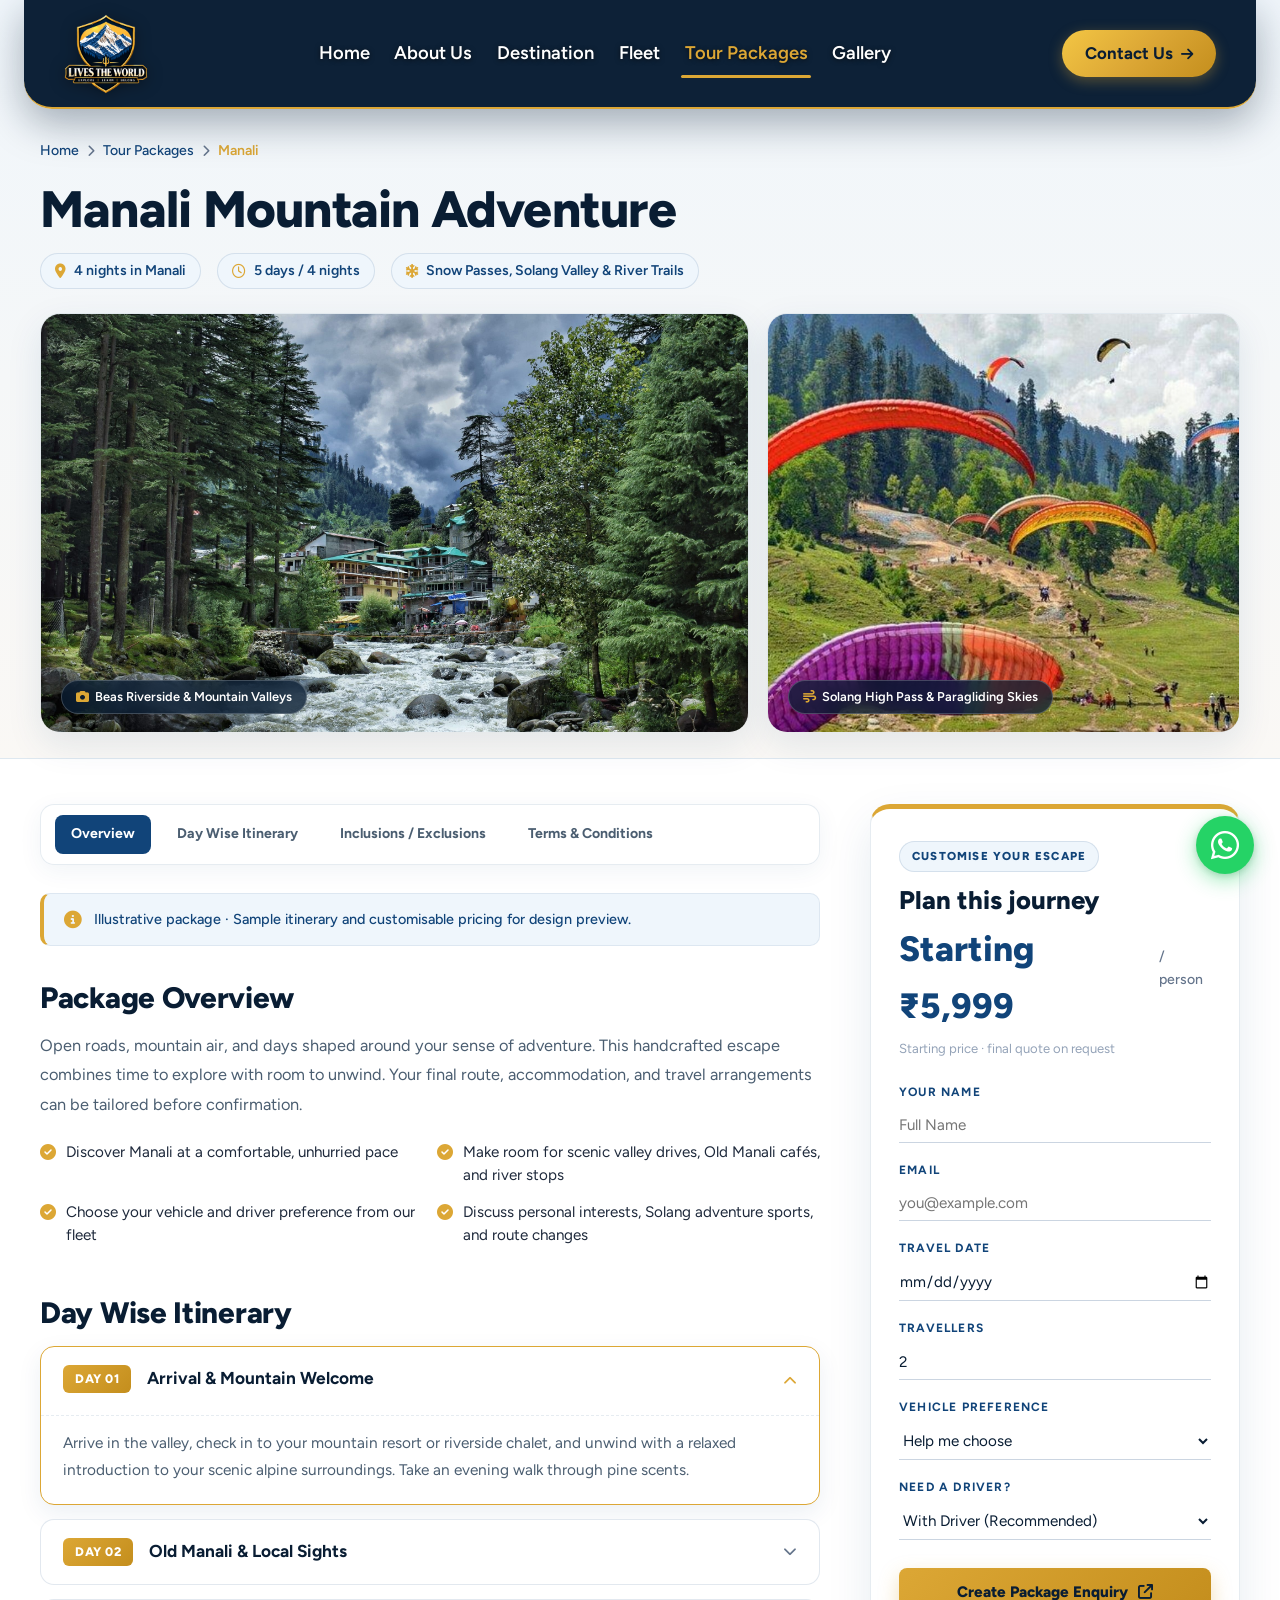
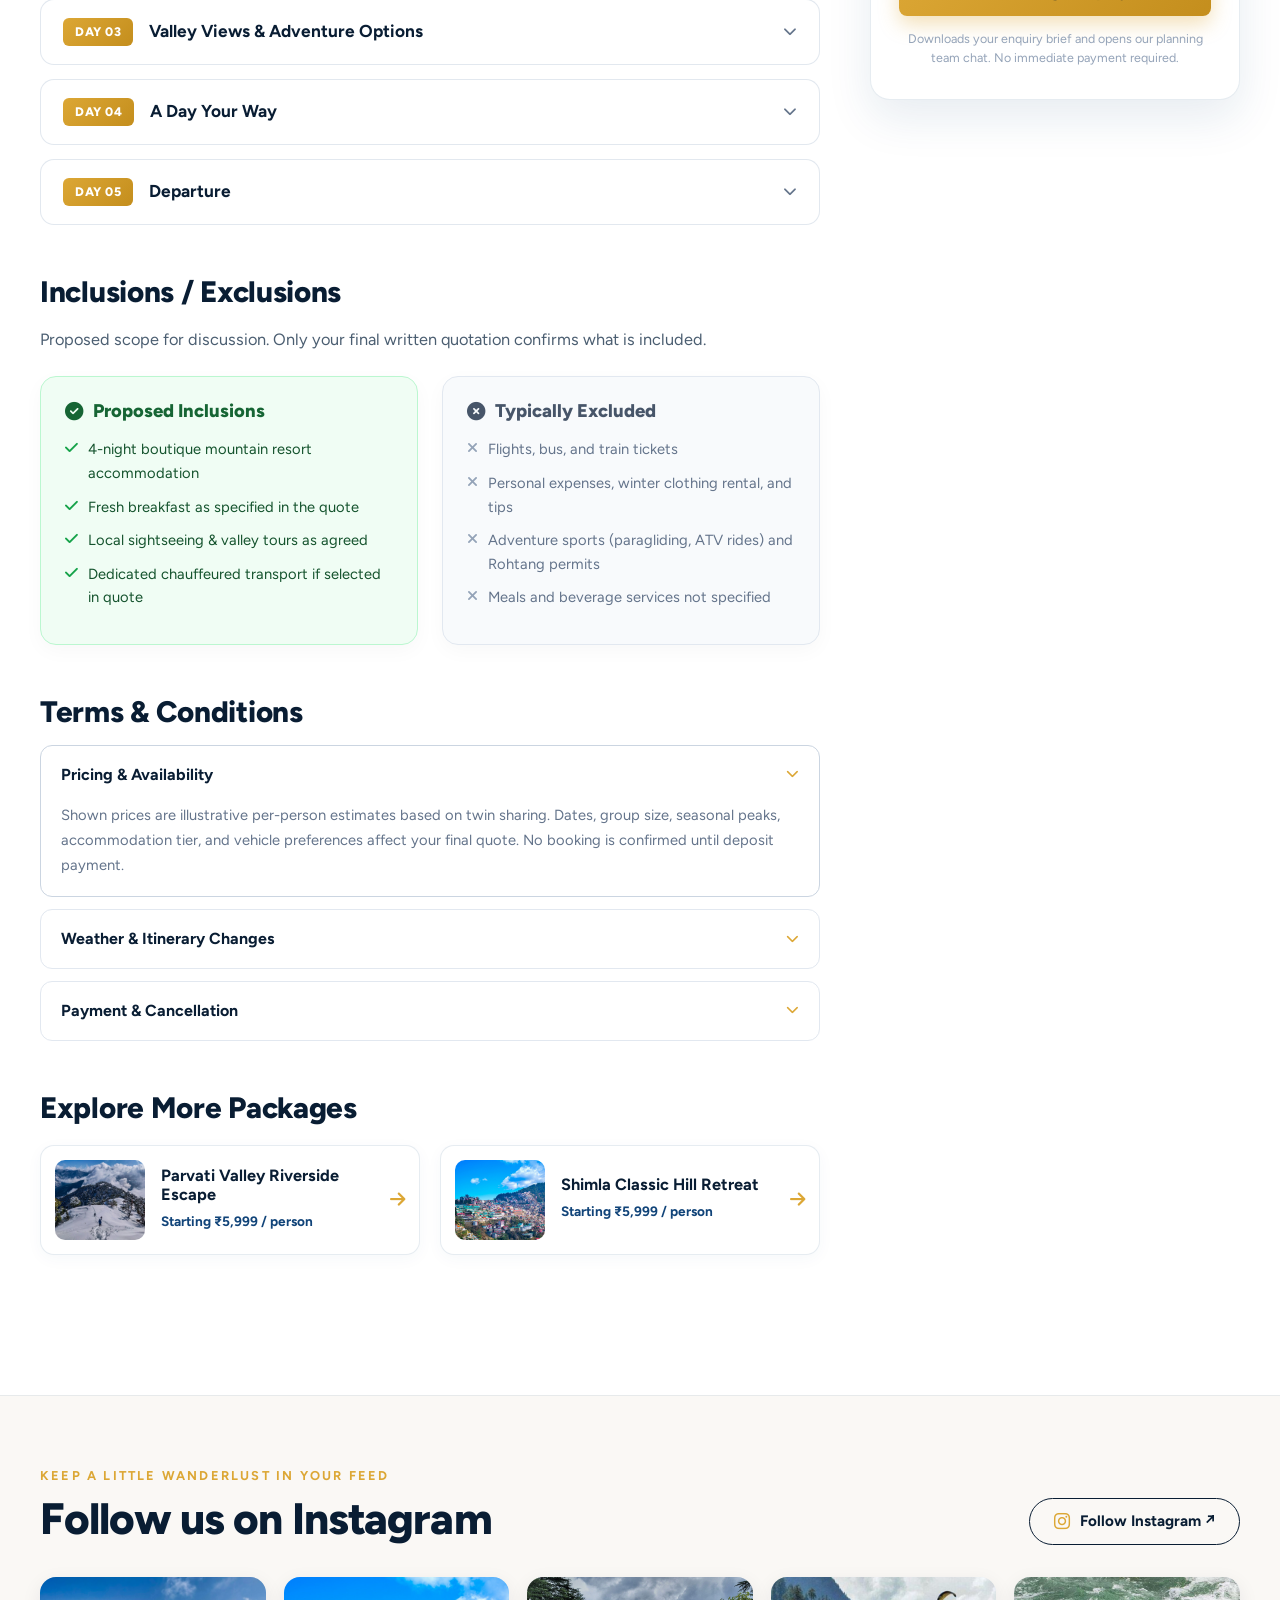
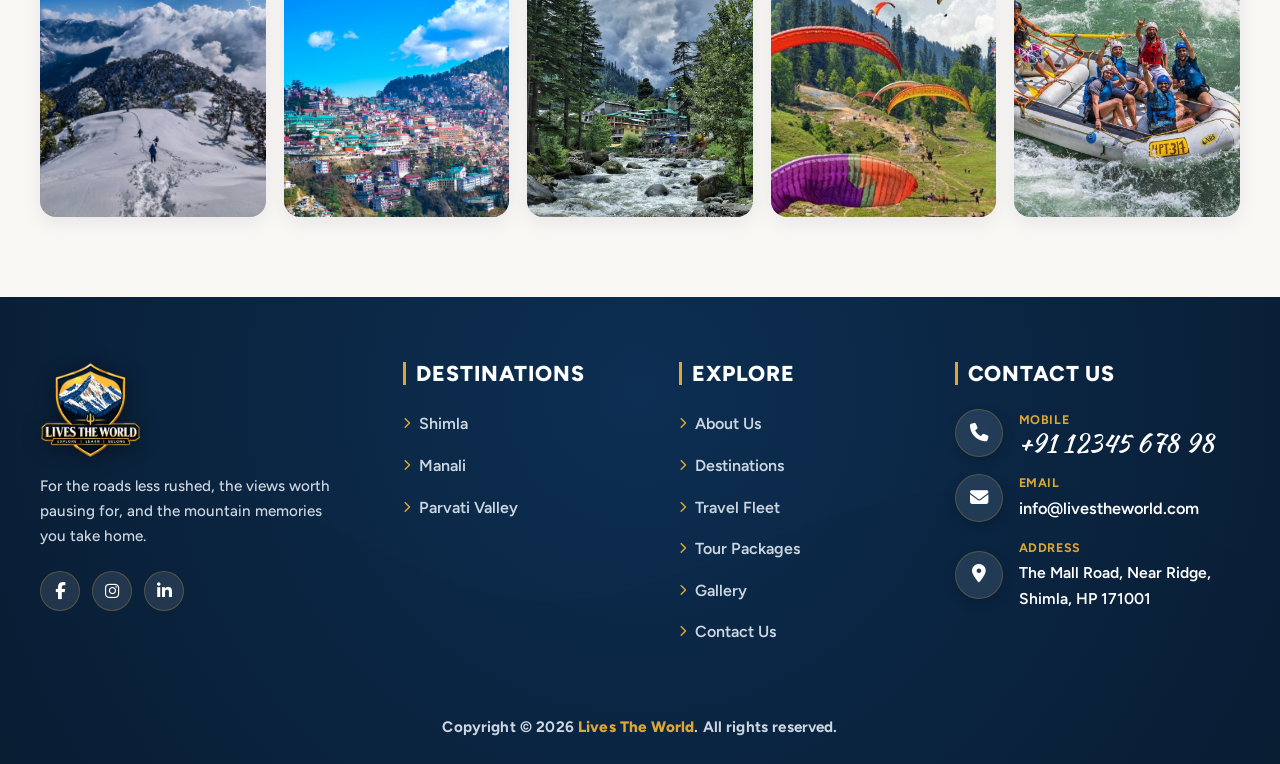
<file: tour-package/manali-mountain-adventure/index.html>
<!DOCTYPE html>
<html lang="en">

<head>
  <meta charset="UTF-8">
  <meta name="viewport" content="width=device-width, initial-scale=1.0">
  <title>Manali Mountain Adventure | Lives The World</title>
  <meta name="description"
    content="Experience thrilling alpine adventures, pine-clad valleys, and panoramic snow passes in Manali with handcrafted packages by Lives The World.">
  <meta name="keywords" content="Manali tour package, Solang Valley paragliding, Rohtang Pass adventure, Atal Tunnel tour, Manali trekking holidays">
  <meta name="author" content="Lives The World">
  <meta name="publisher" content="Lives The World">
  <meta name="robots" content="index, follow, max-image-preview:large, max-snippet:-1, max-video-preview:-1">

  <!-- Canonical URL -->
  <link rel="canonical" href="https://livestheworld.in/tour-package/manali-mountain-adventure/">

  <!-- Open Graph Meta Tags -->
  <meta property="og:locale" content="en_US">
  <meta property="og:type" content="article">
  <meta property="og:title" content="Manali Mountain Adventure | Lives The World">
  <meta property="og:description" content="Experience thrilling alpine adventures and snow passes in Manali with Lives The World.">
  <meta property="og:url" content="https://livestheworld.in/tour-package/manali-mountain-adventure/">
  <meta property="og:site_name" content="Lives The World">
  <meta property="og:image" content="https://livestheworld.in/assets/images/Manali.jpg">

  <!-- Twitter Card Meta Tags -->
  <meta name="twitter:card" content="summary_large_image">
  <meta name="twitter:title" content="Manali Mountain Adventure | Lives The World">
  <meta name="twitter:description" content="Experience thrilling alpine adventures in Manali with Lives The World.">
  <meta name="twitter:image" content="https://livestheworld.in/assets/images/Manali.jpg">

      <!-- Favicon -->
  <link rel="icon" type="image/x-icon" href="../../favicon.ico">
  <link rel="icon" type="image/png" sizes="192x192" href="../../assets/images/favicon-192x192.png">
  <link rel="icon" type="image/png" sizes="96x96" href="../../assets/images/favicon-96x96.png">
  <link rel="icon" type="image/png" sizes="48x48" href="../../assets/images/favicon-48x48.png">
  <link rel="icon" type="image/png" sizes="32x32" href="../../assets/images/favicon-32x32.png">
  <link rel="icon" type="image/png" sizes="16x16" href="../../assets/images/favicon-16x16.png">
  <link rel="apple-touch-icon" sizes="180x180" href="../../assets/images/apple-touch-icon.png">

  <!-- Icons -->
  <link rel="stylesheet" href="https://cdnjs.cloudflare.com/ajax/libs/font-awesome/6.5.1/css/all.min.css">
  <link rel="stylesheet" href="https://cdn.jsdelivr.net/npm/bootstrap-icons@1.11.3/font/bootstrap-icons.min.css">

  <!-- Google Fonts: Afacad & Figtree brand fonts -->
  <link rel="preconnect" href="https://fonts.googleapis.com">
  <link rel="preconnect" href="https://fonts.gstatic.com" crossorigin>
  <link
    href="https://fonts.googleapis.com/css2?family=Afacad:ital,wght@0,400..700;1,400..700&family=Figtree:ital,wght@0,300..900;1,300..900&family=Kaushan+Script&family=Arizonia&display=swap"
    rel="stylesheet">

  <!-- Main Stylesheets -->
  <link rel="stylesheet" href="../../assets/css/style.css">
  <link rel="stylesheet" href="../../assets/css/responsive.css">
  <link rel="stylesheet" href="../../assets/css/inner-pages.css">
</head>

<body class="package-detail-page">
  <!-- ==================== SECTION 1: STICKY NAVIGATION BAR ==================== -->
  <header class="ltw-navbar travlla-navbar" id="siteHeader">
    <div class="navbar-wrapper">
      <div class="navbar-container">

        <!-- Logo Left Side -->
        <a href="../../index.html" class="brand-logo-link" title="Lives The World">
          <img src="../../assets/images/logo.png" alt="Lives The World Logo" class="brand-logo-img">
        </a>

        <!-- Menu in the Centre: Home, About Us, Destination, Fleet, Tour Packages, Gallery -->
        <nav class="main-nav" id="mainNav" aria-label="Main Navigation">
          <div class="mobile-nav-header">
            <span class="mobile-nav-brand">Live The <span>World</span></span>
            <button class="mobile-nav-close" id="mobileNavClose" aria-label="Close Navigation Menu">&times;</button>
          </div>
          <div class="mobile-nav-links">
            <a href="../../index.html" class="nav-link"><i class="fa-solid fa-house"></i> Home</a>
            <a href="../../about.html" class="nav-link"><i class="fa-solid fa-compass"></i> About Us</a>
            <a href="../../destinations.html" class="nav-link"><i class="fa-solid fa-mountain-sun"></i> Destination</a>
            <a href="../../fleet.html" class="nav-link"><i class="fa-solid fa-car-side"></i> Fleet</a>
            <a href="../../tours.html" class="nav-link active"><i class="fa-solid fa-map-location-dot"></i> Tour Packages</a>
            <a href="../../gallery.html" class="nav-link"><i class="fa-solid fa-images"></i> Gallery</a>
            <a href="../../contact.html" class="nav-link mobile-only-link"><i class="fa-solid fa-phone"></i> Contact Us</a>
          </div>
          <div class="mobile-nav-footer">
            <a href="../../contact.html" class="mobile-cta-btn"><i class="fa-solid fa-phone"></i> Contact Us</a>
            <div class="mobile-nav-contact">
              <i class="fa-solid fa-phone"></i> <a href="tel:+911234567898">+91 12345 678 98</a>
            </div>
          </div>
        </nav>

        <!-- Right Side: Contact Us Button & Mobile Hamburger Toggle Button -->
        <div class="navbar-right-box">
          <a href="../../contact.html" class="navbar-contact-btn">
            <span>Contact Us</span>
            <i class="fa-solid fa-arrow-right"></i>
          </a>
          <button class="mobile-nav-toggle" id="mobileNavToggle" aria-label="Toggle navigation menu" aria-expanded="false">
            <span class="hamburger-bar"></span>
            <span class="hamburger-bar"></span>
            <span class="hamburger-bar"></span>
          </button>
        </div>

      </div>
    </div>
  </header>

  <!-- Mobile Navigation Backdrop Overlay -->
  <div class="mobile-nav-backdrop" id="mobileNavBackdrop"></div>

  <!-- ==================== SECTION 2: TOUR DETAIL HERO / INTRO ==================== -->
  <section class="package-detail-hero-section">
    <div class="site-container">
      <div class="package-breadcrumbs">
        <a href="../../index.html">Home</a>
        <i class="fa-solid fa-chevron-right" style="font-size:0.75rem;"></i>
        <a href="../../tours.html">Tour Packages</a>
        <i class="fa-solid fa-chevron-right" style="font-size:0.75rem;"></i>
        <span>Manali</span>
      </div>

      <h1 class="package-main-heading">Manali Mountain Adventure</h1>

      <div class="package-meta-row">
        <span class="package-meta-pill">
          <i class="fa-solid fa-location-dot"></i> 4 nights in Manali
        </span>
        <span class="package-meta-pill">
          <i class="fa-regular fa-clock"></i> 5 days / 4 nights
        </span>
        <span class="package-meta-pill">
          <i class="fa-solid fa-snowflake"></i> Snow Passes, Solang Valley &amp; River Trails
        </span>
      </div>

      <!-- 2-Photo Collage Layout -->
      <div class="package-photos-grid">
        <div class="package-photo-card">
          <img src="../../assets/images/Manali.jpg" alt="Manali riverside valley and majestic pine forests" loading="lazy">
          <div class="package-photo-badge">
            <i class="fa-solid fa-camera"></i> Beas Riverside &amp; Mountain Valleys
          </div>
        </div>
        <div class="package-photo-card">
          <img src="../../assets/images/paragliding.jpg" alt="Solang Valley paragliding over mountain peaks" loading="lazy">
          <div class="package-photo-badge">
            <i class="fa-solid fa-wind"></i> Solang High Pass &amp; Paragliding Skies
          </div>
        </div>
      </div>
    </div>
  </section>

  <!-- ==================== SECTION 3: PACKAGE CONTENT & BOOKING SIDEBAR ==================== -->
  <section class="package-content-section">
    <div class="site-container">
      <div class="package-layout-grid">

        <!-- Left Column: Tabs, Overview, Itinerary, Inclusions, Terms -->
        <div class="package-main-col">

          <!-- Sticky Navigation Tabs -->
          <nav class="package-tabs-bar" aria-label="Tour sections">
            <a href="#overview" class="package-tab-link active">Overview</a>
            <a href="#itinerary" class="package-tab-link">Day Wise Itinerary</a>
            <a href="#inclusions" class="package-tab-link">Inclusions / Exclusions</a>
            <a href="#terms" class="package-tab-link">Terms &amp; Conditions</a>
          </nav>

          <!-- Illustrative Preview Banner -->
          <div class="package-preview-banner">
            <i class="fa-solid fa-circle-info"></i>
            <span>Illustrative package · Sample itinerary and customisable pricing for design preview.</span>
          </div>

          <!-- Overview Block -->
          <article class="package-section-block" id="overview">
            <h2 class="package-section-title">Package Overview</h2>
            <p class="package-section-desc">
              Open roads, mountain air, and days shaped around your sense of adventure. This handcrafted escape combines time to explore with room to unwind. Your final route, accommodation, and travel arrangements can be tailored before confirmation.
            </p>
            <ul class="package-features-list">
              <li><i class="fa-solid fa-circle-check"></i> Discover Manali at a comfortable, unhurried pace</li>
              <li><i class="fa-solid fa-circle-check"></i> Make room for scenic valley drives, Old Manali cafés, and river stops</li>
              <li><i class="fa-solid fa-circle-check"></i> Choose your vehicle and driver preference from our fleet</li>
              <li><i class="fa-solid fa-circle-check"></i> Discuss personal interests, Solang adventure sports, and route changes</li>
            </ul>
          </article>

          <!-- Itinerary Block -->
          <article class="package-section-block" id="itinerary">
            <h2 class="package-section-title">Day Wise Itinerary</h2>
            <div class="itinerary-accordion-wrap">

              <!-- Day 1 -->
              <details open>
                <summary class="itinerary-summary">
                  <span class="itinerary-day-badge">DAY 01</span>
                  <span>Arrival &amp; Mountain Welcome</span>
                  <i class="fa-solid fa-chevron-down itinerary-chevron"></i>
                </summary>
                <div class="itinerary-content">
                  Arrive in the valley, check in to your mountain resort or riverside chalet, and unwind with a relaxed introduction to your scenic alpine surroundings. Take an evening walk through pine scents.
                </div>
              </details>

              <!-- Day 2 -->
              <details>
                <summary class="itinerary-summary">
                  <span class="itinerary-day-badge">DAY 02</span>
                  <span>Old Manali &amp; Local Sights</span>
                  <i class="fa-solid fa-chevron-down itinerary-chevron"></i>
                </summary>
                <div class="itinerary-content">
                  Explore the bohemian lanes of Old Manali, historic Hadimba Temple surrounded by giant deodars, local apple orchards, and artisan cafes at a leisurely pace suited to your group.
                </div>
              </details>

              <!-- Day 3 -->
              <details>
                <summary class="itinerary-summary">
                  <span class="itinerary-day-badge">DAY 03</span>
                  <span>Valley Views &amp; Adventure Options</span>
                  <i class="fa-solid fa-chevron-down itinerary-chevron"></i>
                </summary>
                <div class="itinerary-content">
                  Plan a scenic excursion to Solang Valley or toward Atal Tunnel / Sissu. Optional activities such as tandem paragliding, zorbing, or snow-point visits can be tailored subject to weather and season.
                </div>
              </details>

              <!-- Day 4 -->
              <details>
                <summary class="itinerary-summary">
                  <span class="itinerary-day-badge">DAY 04</span>
                  <span>A Day Your Way</span>
                  <i class="fa-solid fa-chevron-down itinerary-chevron"></i>
                </summary>
                <div class="itinerary-content">
                  Enjoy a free day to relax at your resort, soak in the natural hot springs of Vashisht, browse the Mall Road for handcrafted Kullu shawls, or plan an optional scenic drive with your driver.
                </div>
              </details>

              <!-- Day 5 -->
              <details>
                <summary class="itinerary-summary">
                  <span class="itinerary-day-badge">DAY 05</span>
                  <span>Departure</span>
                  <i class="fa-solid fa-chevron-down itinerary-chevron"></i>
                </summary>
                <div class="itinerary-content">
                  Enjoy a warm mountain breakfast, check out, and begin your return journey with unforgettable memories of the snow peaks and cedar valleys.
                </div>
              </details>

            </div>
          </article>

          <!-- Inclusions / Exclusions Block -->
          <article class="package-section-block" id="inclusions">
            <h2 class="package-section-title">Inclusions / Exclusions</h2>
            <p class="package-section-desc">
              Proposed scope for discussion. Only your final written quotation confirms what is included.
            </p>

            <div class="inclusions-dual-grid">
              <div class="inclusion-card included">
                <h3 class="inclusion-card-title">
                  <i class="fa-solid fa-circle-check"></i> Proposed Inclusions
                </h3>
                <ul class="inclusion-list">
                  <li><i class="fa-solid fa-check"></i> 4-night boutique mountain resort accommodation</li>
                  <li><i class="fa-solid fa-check"></i> Fresh breakfast as specified in the quote</li>
                  <li><i class="fa-solid fa-check"></i> Local sightseeing &amp; valley tours as agreed</li>
                  <li><i class="fa-solid fa-check"></i> Dedicated chauffeured transport if selected in quote</li>
                </ul>
              </div>

              <div class="inclusion-card excluded">
                <h3 class="inclusion-card-title">
                  <i class="fa-solid fa-circle-xmark"></i> Typically Excluded
                </h3>
                <ul class="inclusion-list">
                  <li><i class="fa-solid fa-xmark"></i> Flights, bus, and train tickets</li>
                  <li><i class="fa-solid fa-xmark"></i> Personal expenses, winter clothing rental, and tips</li>
                  <li><i class="fa-solid fa-xmark"></i> Adventure sports (paragliding, ATV rides) and Rohtang permits</li>
                  <li><i class="fa-solid fa-xmark"></i> Meals and beverage services not specified</li>
                </ul>
              </div>
            </div>
          </article>

          <!-- Terms & Conditions Block -->
          <article class="package-section-block" id="terms">
            <h2 class="package-section-title">Terms &amp; Conditions</h2>
            <div class="terms-accordion-wrap">
              <details open>
                <summary>
                  <span>Pricing &amp; Availability</span>
                  <i class="fa-solid fa-chevron-down" style="font-size:0.8rem; color:#DCA735;"></i>
                </summary>
                <div class="terms-content">
                  Shown prices are illustrative per-person estimates based on twin sharing. Dates, group size, seasonal peaks, accommodation tier, and vehicle preferences affect your final quote. No booking is confirmed until deposit payment.
                </div>
              </details>

              <details>
                <summary>
                  <span>Weather &amp; Itinerary Changes</span>
                  <i class="fa-solid fa-chevron-down" style="font-size:0.8rem; color:#DCA735;"></i>
                </summary>
                <div class="terms-content">
                  Mountain journeys are subject to weather, snowfall, and road clearance conditions. Routes and activities may be adjusted for passenger safety and comfort.
                </div>
              </details>

              <details>
                <summary>
                  <span>Payment &amp; Cancellation</span>
                  <i class="fa-solid fa-chevron-down" style="font-size:0.8rem; color:#DCA735;"></i>
                </summary>
                <div class="terms-content">
                  Request the applicable payment schedule and cancellation policy with your final quotation before confirming a trip with Lives The World.
                </div>
              </details>
            </div>
          </article>

          <!-- Explore More Packages Block -->
          <article class="package-section-block">
            <h2 class="package-section-title">Explore More Packages</h2>
            <div class="more-packages-grid">
              <a href="../parvati-valley-escape/" class="more-pkg-card">
                <img src="../../assets/images/bg-parvati.jpg" alt="Parvati Valley Riverside Escape" class="more-pkg-thumb">
                <div class="more-pkg-info">
                  <h4>Parvati Valley Riverside Escape</h4>
                  <span>Starting ₹5,999 / person</span>
                </div>
                <i class="fa-solid fa-arrow-right more-pkg-arrow"></i>
              </a>

              <a href="../shimla-hill-retreat/" class="more-pkg-card">
                <img src="../../assets/images/bg-shimla.jpg" alt="Shimla Classic Hill Retreat" class="more-pkg-thumb">
                <div class="more-pkg-info">
                  <h4>Shimla Classic Hill Retreat</h4>
                  <span>Starting ₹5,999 / person</span>
                </div>
                <i class="fa-solid fa-arrow-right more-pkg-arrow"></i>
              </a>
            </div>
          </article>

        </div>

        <!-- Right Column: Sticky Booking Sidebar -->
        <aside class="package-booking-sidebar">
          <span class="sidebar-tag-pill">CUSTOMISE YOUR ESCAPE</span>
          <h3 class="sidebar-form-title">Plan this journey</h3>

          <div class="sidebar-price-row">
            <span class="sidebar-price-amount">Starting ₹5,999</span>
            <span class="sidebar-price-unit">/ person</span>
          </div>
          <p class="sidebar-price-note">Starting price · final quote on request</p>

          <form id="packageEnquiryForm">
            <div class="sidebar-form-field">
              <label for="pkgGuestName">Your Name</label>
              <input type="text" id="pkgGuestName" name="name" required placeholder="Full Name"
                pattern="[A-Za-z\s]+" title="Alphabets and spaces only">
            </div>

            <div class="sidebar-form-field">
              <label for="pkgGuestEmail">Email</label>
              <input type="email" id="pkgGuestEmail" name="email" required placeholder="you@example.com">
            </div>

            <div class="sidebar-form-field">
              <label for="pkgGuestDate">Travel Date</label>
              <input type="date" id="pkgGuestDate" name="date" required>
            </div>

            <div class="sidebar-form-field">
              <label for="pkgGuestCount">Travellers</label>
              <input type="number" id="pkgGuestCount" name="count" min="1" max="50" value="2" required>
            </div>

            <div class="sidebar-form-field">
              <label for="pkgGuestVehicle">Vehicle Preference</label>
              <select id="pkgGuestVehicle" name="vehicle">
                <option value="Help me choose">Help me choose</option>
                <option value="4x4 Mountain Jeep">4x4 Mountain Jeep</option>
                <option value="Tempo Traveller (20+ Seats)">Tempo Traveller (20+ Seats)</option>
                <option value="Mahindra Bolero">Mahindra Bolero</option>
              </select>
            </div>

            <div class="sidebar-form-field">
              <label for="pkgGuestDriver">Need a driver?</label>
              <select id="pkgGuestDriver" name="driver">
                <option value="With Driver">With Driver (Recommended)</option>
                <option value="Without Driver">Without Driver</option>
                <option value="Need Guidance">Need Guidance</option>
              </select>
            </div>

            <button type="submit" class="sidebar-submit-btn">
              <span>Create Package Enquiry</span>
              <i class="fa-solid fa-arrow-up-right-from-square"></i>
            </button>

            <p class="sidebar-footer-note">
              Downloads your enquiry brief and opens our planning team chat. No immediate payment required.
            </p>
          </form>
        </aside>

      </div>
    </div>
  </section>

  <!-- ==================== SECTION 4: FOLLOW INSTAGRAM STRIP ==================== -->
  <section class="insta-section-wrap">
    <div class="site-container">
      <div class="insta-head-row">
        <div>
          <span class="insta-eyebrow">KEEP A LITTLE WANDERLUST IN YOUR FEED</span>
          <h2 class="insta-heading">Follow us on Instagram</h2>
        </div>
        <a href="https://instagram.com" target="_blank" rel="noopener noreferrer" class="btn-insta-follow">
          <i class="fa-brands fa-instagram"></i> Follow Instagram ↗
        </a>
      </div>

      <div class="insta-photos-grid">
        <a href="https://instagram.com" target="_blank" rel="noopener noreferrer" class="insta-tile-item" aria-label="Follow us on Instagram">
          <img src="../../assets/images/bg-parvati.jpg" alt="Parvati River view" loading="lazy">
          <div class="insta-tile-overlay"><i class="fa-brands fa-instagram"></i></div>
        </a>
        <a href="https://instagram.com" target="_blank" rel="noopener noreferrer" class="insta-tile-item" aria-label="Follow us on Instagram">
          <img src="../../assets/images/bg-shimla.jpg" alt="Shimla Ridge photo" loading="lazy">
          <div class="insta-tile-overlay"><i class="fa-brands fa-instagram"></i></div>
        </a>
        <a href="https://instagram.com" target="_blank" rel="noopener noreferrer" class="insta-tile-item" aria-label="Follow us on Instagram">
          <img src="../../assets/images/Manali.jpg" alt="Manali mountain valley" loading="lazy">
          <div class="insta-tile-overlay"><i class="fa-brands fa-instagram"></i></div>
        </a>
        <a href="https://instagram.com" target="_blank" rel="noopener noreferrer" class="insta-tile-item" aria-label="Follow us on Instagram">
          <img src="../../assets/images/paragliding.jpg" alt="Solang Paragliding flight" loading="lazy">
          <div class="insta-tile-overlay"><i class="fa-brands fa-instagram"></i></div>
        </a>
        <a href="https://instagram.com" target="_blank" rel="noopener noreferrer" class="insta-tile-item" aria-label="Follow us on Instagram">
          <img src="../../assets/images/rafting.jfif" alt="River Rafting Adventure" loading="lazy">
          <div class="insta-tile-overlay"><i class="fa-brands fa-instagram"></i></div>
        </a>
      </div>
    </div>
  </section>

  <!-- ==================== SECTION 5: SITE FOOTER ==================== -->
  <footer class="site-footer" id="contact">
    <div class="site-container">
      <div class="dz-footer-main-grid">

        <!-- Col 1: Brand Logo & Description -->
        <div class="dz-footer-brand-col">
          <a href="../../index.html" class="dz-brand-logo-link" title="Lives The World">
            <img src="../../assets/images/logo.png" alt="Lives The World Logo" class="dz-footer-logo-img">
          </a>
          <p class="dz-brand-slogan-desc">
            For the roads less rushed, the views worth pausing for, and the mountain memories you take home.
          </p>
          <div class="dz-social-icons-row">
            <a href="https://facebook.com" target="_blank" rel="noopener noreferrer" aria-label="Facebook"><i class="fa-brands fa-facebook-f"></i></a>
            <a href="https://instagram.com" target="_blank" rel="noopener noreferrer" aria-label="Instagram"><i class="fa-brands fa-instagram"></i></a>
            <a href="https://linkedin.com" target="_blank" rel="noopener noreferrer" aria-label="LinkedIn"><i class="fa-brands fa-linkedin-in"></i></a>
          </div>
        </div>

        <!-- Col 2: DESTINATIONS -->
        <div class="dz-footer-menu-col">
          <h4 class="dz-col-heading">DESTINATIONS</h4>
          <ul class="dz-footer-nav-list">
            <li><a href="../../shimla-hill-retreat.html"><i class="fa-solid fa-chevron-right"></i> Shimla</a></li>
            <li><a href="../../manali-mountain-adventure.html"><i class="fa-solid fa-chevron-right"></i> Manali</a></li>
            <li><a href="../../parvati-valley-escape.html"><i class="fa-solid fa-chevron-right"></i> Parvati Valley</a></li>
          </ul>
        </div>

        <!-- Col 3: EXPLORE -->
        <div class="dz-footer-menu-col">
          <h4 class="dz-col-heading">EXPLORE</h4>
          <ul class="dz-footer-nav-list">
            <li><a href="../../about.html"><i class="fa-solid fa-chevron-right"></i> About Us</a></li>
            <li><a href="../../destinations.html"><i class="fa-solid fa-chevron-right"></i> Destinations</a></li>
            <li><a href="../../fleet.html"><i class="fa-solid fa-chevron-right"></i> Travel Fleet</a></li>
            <li><a href="../../tours.html"><i class="fa-solid fa-chevron-right"></i> Tour Packages</a></li>
            <li><a href="../../gallery.html"><i class="fa-solid fa-chevron-right"></i> Gallery</a></li>
            <li><a href="../../contact.html"><i class="fa-solid fa-chevron-right"></i> Contact Us</a></li>
          </ul>
        </div>

        <!-- Col 4: CONTACT US -->
        <div class="dz-footer-contact-col">
          <h4 class="dz-col-heading">CONTACT US</h4>
          <div class="dz-contact-items-stack">
            <div class="dz-contact-badge-item">
              <div class="dz-badge-circle"><i class="fa-solid fa-phone"></i></div>
              <div class="dz-badge-content">
                <span class="dz-contact-label">Mobile</span>
                <a href="tel:+911234567898" class="dz-phone-script">+91 12345 678 98</a>
              </div>
            </div>
            <div class="dz-contact-badge-item">
              <div class="dz-badge-circle"><i class="fa-solid fa-envelope"></i></div>
              <div class="dz-badge-content">
                <span class="dz-contact-label">Email</span>
                <a href="mailto:info@livestheworld.com" class="dz-email-text">info@livestheworld.com</a>
              </div>
            </div>
            <div class="dz-contact-badge-item">
              <div class="dz-badge-circle"><i class="fa-solid fa-location-dot"></i></div>
              <div class="dz-badge-content">
                <span class="dz-contact-label">Address</span>
                <span class="dz-address-text">The Mall Road, Near Ridge, Shimla, HP 171001</span>
              </div>
            </div>
          </div>
        </div>

      </div>

      <div class="dz-footer-bottom">
        <p class="dz-copyright-text">Copyright &copy; 2026 <span class="dz-highlight-gold">Lives The World</span>. All rights reserved.</p>
      </div>
    </div>
  </footer>

  <!-- Floating WhatsApp Action Button -->
  <a href="https://wa.me/919773546426?text=Hello%20Lives%20The%20World!%20I%20would%20like%20to%20plan%20the%20Manali%20Mountain%20Adventure."
    class="floating-whatsapp-btn" target="_blank" rel="noopener noreferrer" aria-label="Chat with us on WhatsApp"
    title="Chat on WhatsApp">
    <i class="fa-brands fa-whatsapp"></i>
    <span class="whatsapp-tooltip">Chat with us</span>
  </a>

  <!-- JavaScript -->
  <script src="../../assets/js/main.js"></script>
  <script>
    const dateInput = document.getElementById('pkgGuestDate');
    if (dateInput) {
      dateInput.min = new Date().toISOString().slice(0, 10);
    }

    // Handle package enquiry form submission
    const form = document.getElementById('packageEnquiryForm');
    if (form) {
      form.addEventListener('submit', function (e) {
        e.preventDefault();
        const pkgName = 'Manali Mountain Adventure';
        const destination = 'Manali';
        const name = document.getElementById('pkgGuestName').value.trim();
        const email = document.getElementById('pkgGuestEmail').value.trim();
        const date = document.getElementById('pkgGuestDate').value;
        const count = document.getElementById('pkgGuestCount').value;
        const vehicle = document.getElementById('pkgGuestVehicle').value;
        const driver = document.getElementById('pkgGuestDriver').value;

        // Format date to "31 October 2026" style
        let formattedDate = date;
        if (date) {
          try {
            const parts = date.split('-');
            if (parts.length === 3) {
              const monthNames = [
                'January', 'February', 'March', 'April', 'May', 'June',
                'July', 'August', 'September', 'October', 'November', 'December'
              ];
              const day = parseInt(parts[2], 10);
              const monthIndex = parseInt(parts[1], 10) - 1;
              const year = parts[0];
              if (monthIndex >= 0 && monthIndex < 12 && !isNaN(day)) {
                formattedDate = `${day} ${monthNames[monthIndex]} ${year}`;
              }
            }
          } catch (err) {}
        }

        const brief = `=========================================
LIVES THE WORLD — PACKAGE ENQUIRY BRIEF
=========================================
Package: ${pkgName}
Destination: ${destination}
Estimated Price: Starting from ₹5,999 / person
-----------------------------------------
Guest Name: ${name}
Email Address: ${email}
Travel Date: ${formattedDate}
Travellers: ${count}
Vehicle Preference: ${vehicle}
Driver Option: ${driver}
-----------------------------------------
Lives The World Himalayan Journeys
The Mall Road, Near Ridge, Shimla, HP
Mobile: +91 97735 46426 | Email: info@livestheworld.com
=========================================`;

        const blob = new Blob([brief], { type: 'text/plain' });
        const url = URL.createObjectURL(blob);
        const a = document.createElement('a');
        a.href = url;
        a.download = `Lives-The-World-Enquiry-${pkgName.replace(/\s+/g, '-')}.txt`;
        document.body.appendChild(a);
        a.click();
        document.body.removeChild(a);
        setTimeout(() => URL.revokeObjectURL(url), 1000);

        // Pre-fill WhatsApp message matching requested template
        const waMessage = `Hello Live The World Team!

I’m interested in booking a trip with Live The World. Please find my travel details below:

PERSONAL DETAILS
• Name: ${name}
• Travel Date: ${formattedDate}
• Number of Travellers: ${count}

TRIP DETAILS
• Tour Package: ${pkgName}
• Destination: ${destination}
• Selected Vehicle: ${vehicle}
• Driver Preference: ${driver}

MY REQUEST
Please share the best available price, package details, inclusions, and booking procedure.

I look forward to hearing from you!

Thank you.`;

        window.open(`https://wa.me/919773546426?text=${encodeURIComponent(waMessage)}`, '_blank');
      });
    }
  </script>
</body>

</html>
</file>
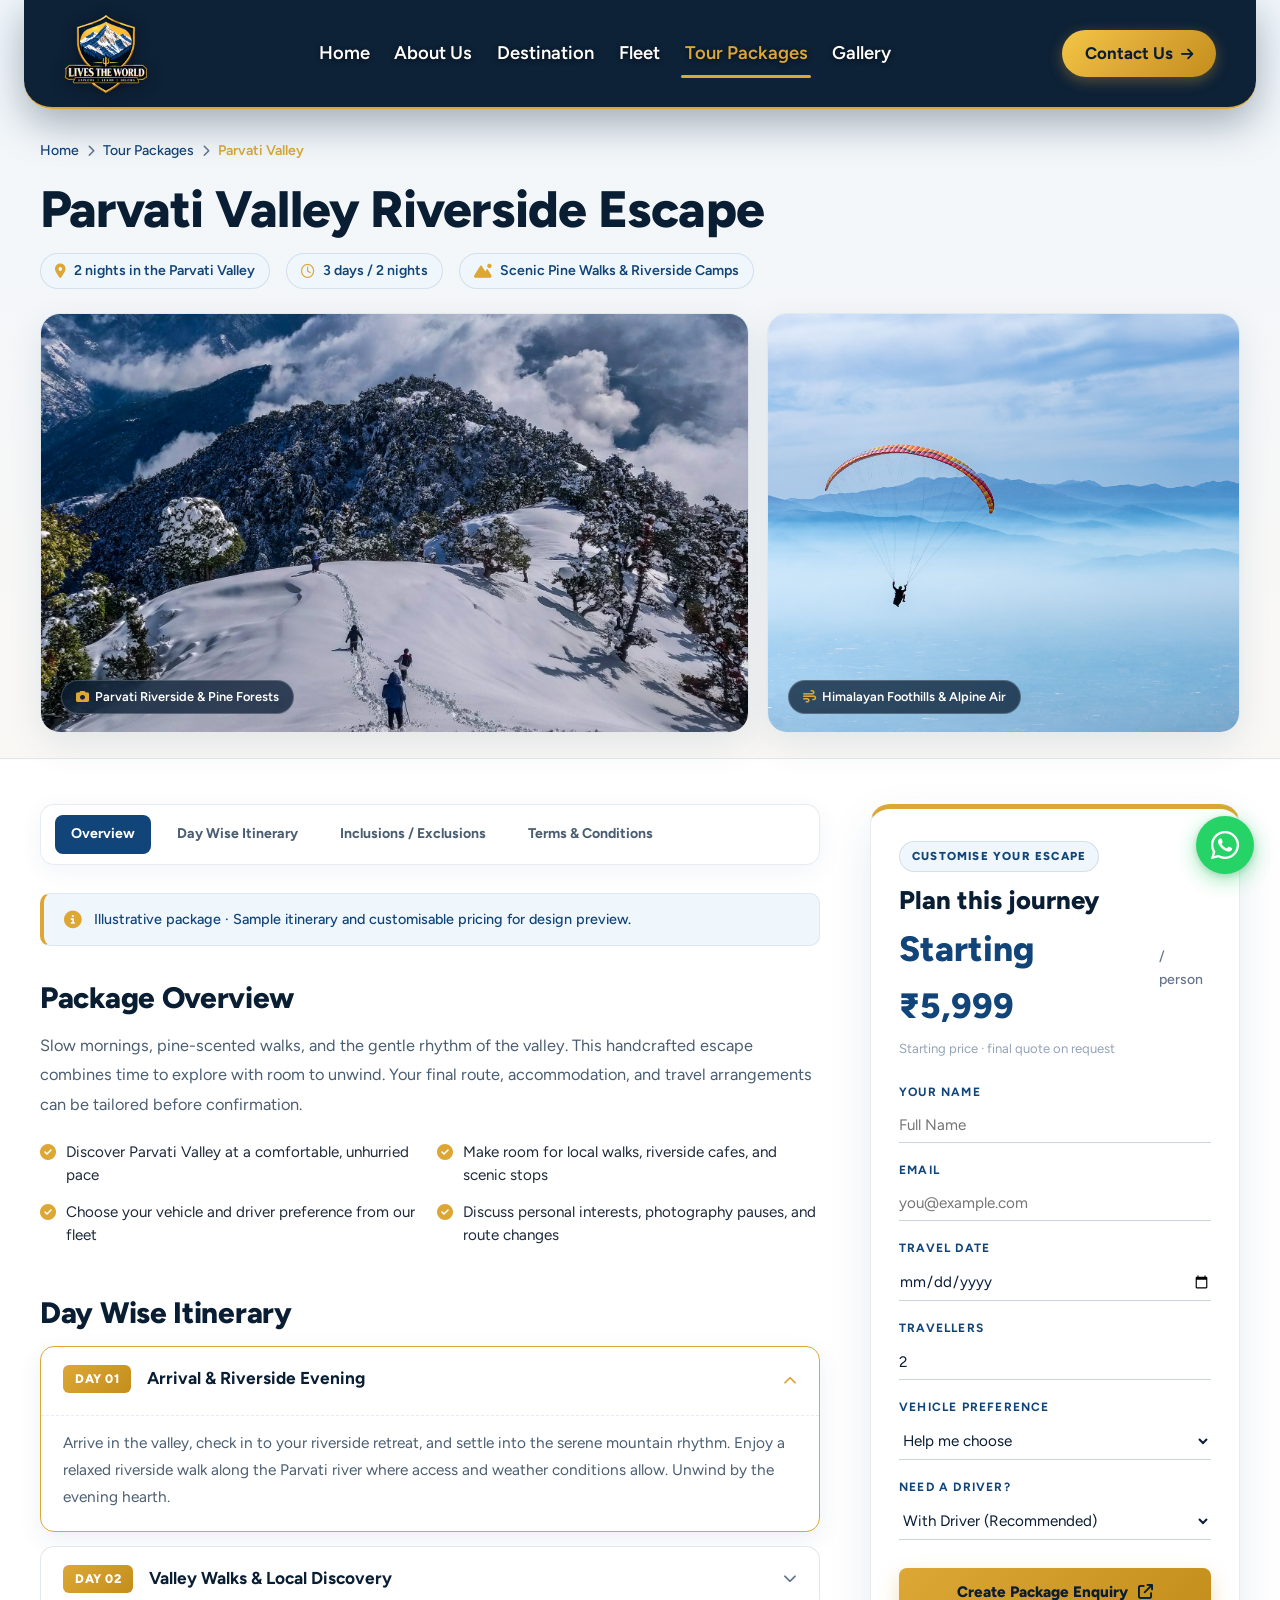
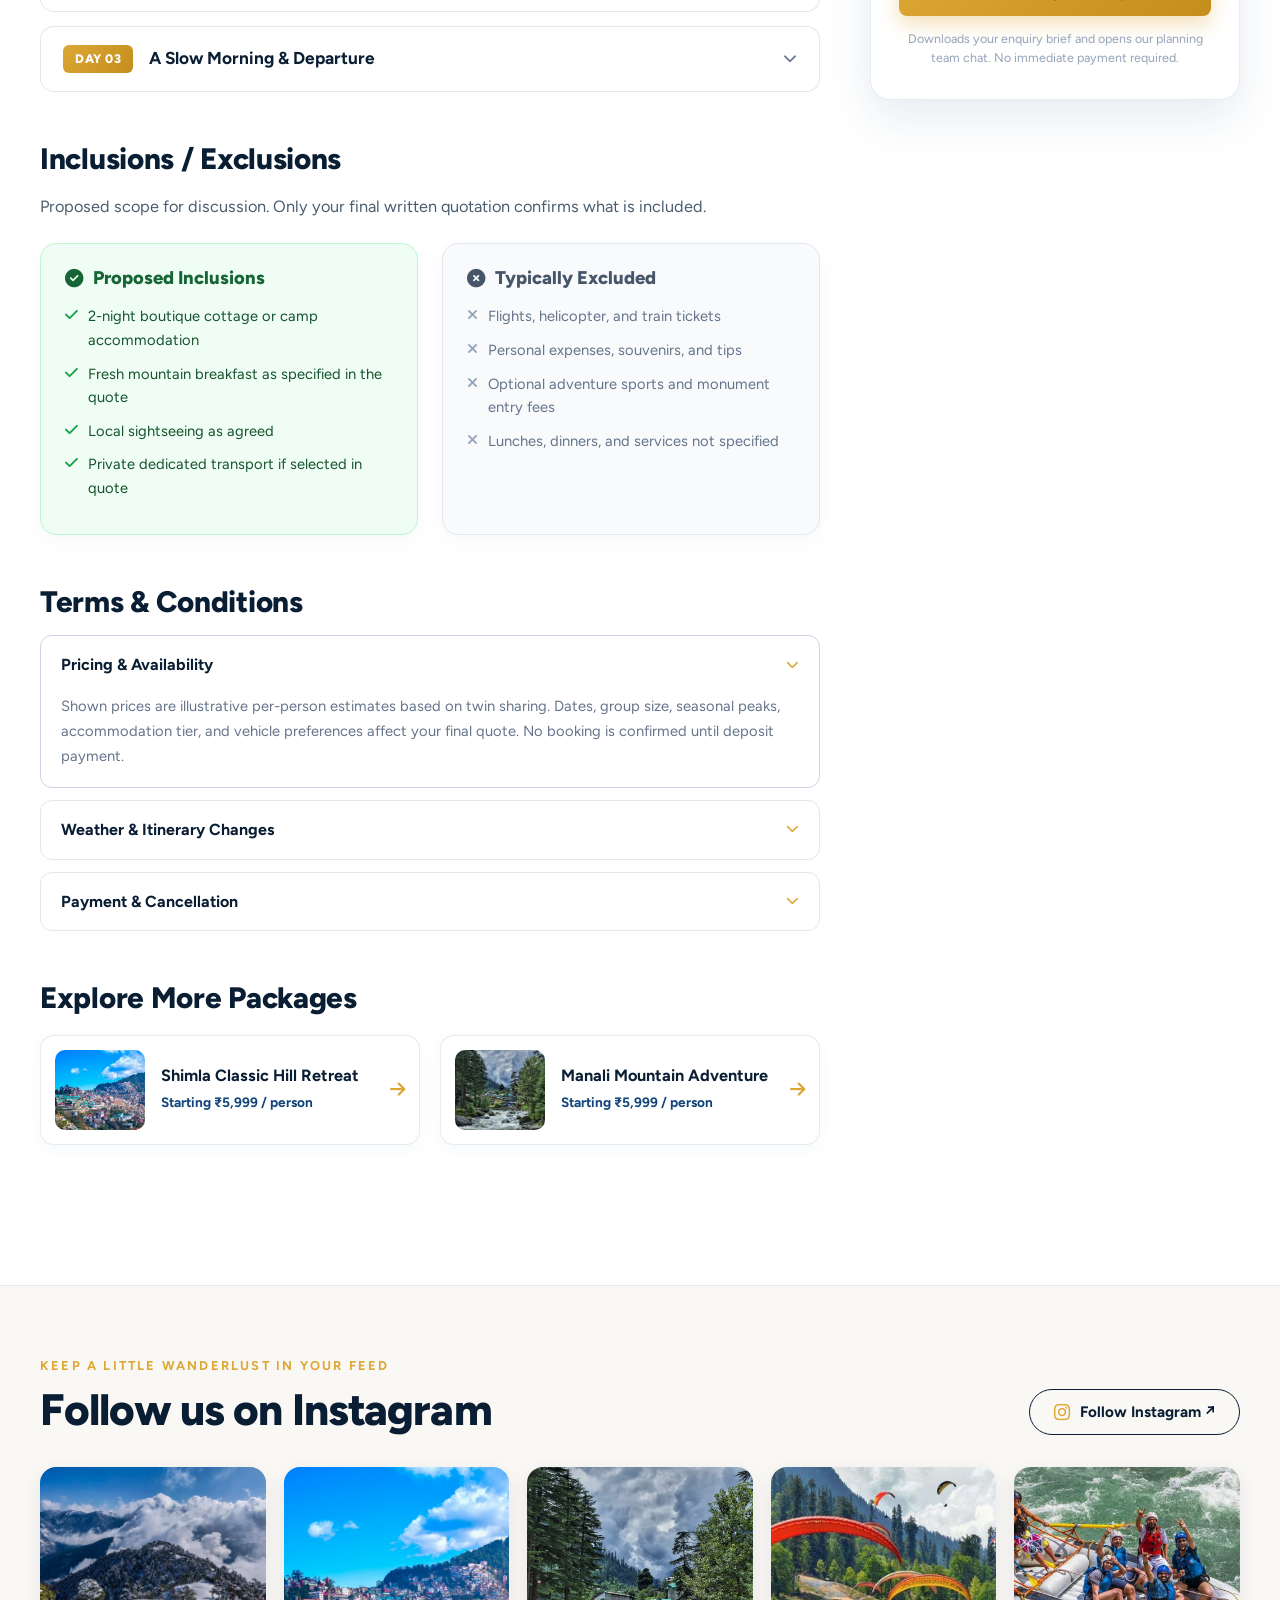
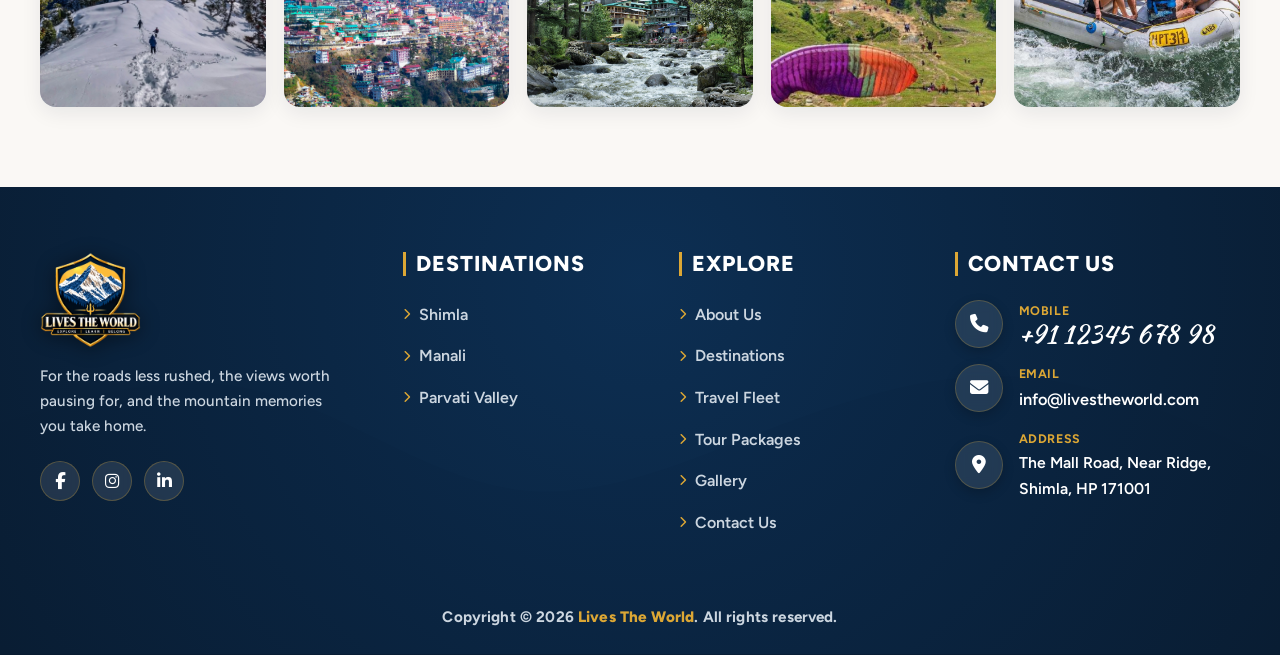
<file: tour-package/parvati-valley-escape/index.html>
<!DOCTYPE html>
<html lang="en">

<head>
  <meta charset="UTF-8">
  <meta name="viewport" content="width=device-width, initial-scale=1.0">
  <title>Parvati Valley Riverside Escape | Lives The World</title>
  <meta name="description"
    content="Discover the peaceful rhythm of Parvati Valley with riverside walks, mountain pines, and handcrafted itineraries by Lives The World.">
  <meta name="keywords" content="Parvati Valley tour, Kasol trip, Tosh trek, Manikaran Sahib hot springs, Parvati River camping, Lives The World">
  <meta name="author" content="Lives The World">
  <meta name="publisher" content="Lives The World">
  <meta name="robots" content="index, follow, max-image-preview:large, max-snippet:-1, max-video-preview:-1">

  <!-- Canonical URL -->
  <link rel="canonical" href="https://livestheworld.in/tour-package/parvati-valley-escape/">

  <!-- Open Graph Meta Tags -->
  <meta property="og:locale" content="en_US">
  <meta property="og:type" content="article">
  <meta property="og:title" content="Parvati Valley Riverside Escape | Lives The World">
  <meta property="og:description" content="Discover the peaceful rhythm of Parvati Valley with riverside walks and pine forests.">
  <meta property="og:url" content="https://livestheworld.in/tour-package/parvati-valley-escape/">
  <meta property="og:site_name" content="Lives The World">
  <meta property="og:image" content="https://livestheworld.in/assets/images/bg-parvati.jpg">

  <!-- Twitter Card Meta Tags -->
  <meta name="twitter:card" content="summary_large_image">
  <meta name="twitter:title" content="Parvati Valley Riverside Escape | Lives The World">
  <meta name="twitter:description" content="Discover the peaceful rhythm of Parvati Valley with Lives The World.">
  <meta name="twitter:image" content="https://livestheworld.in/assets/images/bg-parvati.jpg">

      <!-- Favicon -->
  <link rel="icon" type="image/x-icon" href="../../favicon.ico">
  <link rel="icon" type="image/png" sizes="192x192" href="../../assets/images/favicon-192x192.png">
  <link rel="icon" type="image/png" sizes="96x96" href="../../assets/images/favicon-96x96.png">
  <link rel="icon" type="image/png" sizes="48x48" href="../../assets/images/favicon-48x48.png">
  <link rel="icon" type="image/png" sizes="32x32" href="../../assets/images/favicon-32x32.png">
  <link rel="icon" type="image/png" sizes="16x16" href="../../assets/images/favicon-16x16.png">
  <link rel="apple-touch-icon" sizes="180x180" href="../../assets/images/apple-touch-icon.png">

  <!-- Icons -->
  <link rel="stylesheet" href="https://cdnjs.cloudflare.com/ajax/libs/font-awesome/6.5.1/css/all.min.css">
  <link rel="stylesheet" href="https://cdn.jsdelivr.net/npm/bootstrap-icons@1.11.3/font/bootstrap-icons.min.css">

  <!-- Google Fonts: Afacad & Figtree brand fonts -->
  <link rel="preconnect" href="https://fonts.googleapis.com">
  <link rel="preconnect" href="https://fonts.gstatic.com" crossorigin>
  <link
    href="https://fonts.googleapis.com/css2?family=Afacad:ital,wght@0,400..700;1,400..700&family=Figtree:ital,wght@0,300..900;1,300..900&family=Kaushan+Script&family=Arizonia&display=swap"
    rel="stylesheet">

  <!-- Main Stylesheets -->
  <link rel="stylesheet" href="../../assets/css/style.css">
  <link rel="stylesheet" href="../../assets/css/responsive.css">
  <link rel="stylesheet" href="../../assets/css/inner-pages.css">
</head>

<body class="package-detail-page">
  <!-- ==================== SECTION 1: STICKY NAVIGATION BAR ==================== -->
  <header class="ltw-navbar travlla-navbar" id="siteHeader">
    <div class="navbar-wrapper">
      <div class="navbar-container">

        <!-- Logo Left Side -->
        <a href="../../index.html" class="brand-logo-link" title="Lives The World">
          <img src="../../assets/images/logo.png" alt="Lives The World Logo" class="brand-logo-img">
        </a>

        <!-- Menu in the Centre: Home, About Us, Destination, Fleet, Tour Packages, Gallery -->
        <nav class="main-nav" id="mainNav" aria-label="Main Navigation">
          <div class="mobile-nav-header">
            <span class="mobile-nav-brand">Live The <span>World</span></span>
            <button class="mobile-nav-close" id="mobileNavClose" aria-label="Close Navigation Menu">&times;</button>
          </div>
          <div class="mobile-nav-links">
            <a href="../../index.html" class="nav-link"><i class="fa-solid fa-house"></i> Home</a>
            <a href="../../about.html" class="nav-link"><i class="fa-solid fa-compass"></i> About Us</a>
            <a href="../../destinations.html" class="nav-link"><i class="fa-solid fa-mountain-sun"></i> Destination</a>
            <a href="../../fleet.html" class="nav-link"><i class="fa-solid fa-car-side"></i> Fleet</a>
            <a href="../../tours.html" class="nav-link active"><i class="fa-solid fa-map-location-dot"></i> Tour Packages</a>
            <a href="../../gallery.html" class="nav-link"><i class="fa-solid fa-images"></i> Gallery</a>
            <a href="../../contact.html" class="nav-link mobile-only-link"><i class="fa-solid fa-phone"></i> Contact Us</a>
          </div>
          <div class="mobile-nav-footer">
            <a href="../../contact.html" class="mobile-cta-btn"><i class="fa-solid fa-phone"></i> Contact Us</a>
            <div class="mobile-nav-contact">
              <i class="fa-solid fa-phone"></i> <a href="tel:+911234567898">+91 12345 678 98</a>
            </div>
          </div>
        </nav>

        <!-- Right Side: Contact Us Button & Mobile Hamburger Toggle Button -->
        <div class="navbar-right-box">
          <a href="../../contact.html" class="navbar-contact-btn">
            <span>Contact Us</span>
            <i class="fa-solid fa-arrow-right"></i>
          </a>
          <button class="mobile-nav-toggle" id="mobileNavToggle" aria-label="Toggle navigation menu" aria-expanded="false">
            <span class="hamburger-bar"></span>
            <span class="hamburger-bar"></span>
            <span class="hamburger-bar"></span>
          </button>
        </div>

      </div>
    </div>
  </header>

  <!-- Mobile Navigation Backdrop Overlay -->
  <div class="mobile-nav-backdrop" id="mobileNavBackdrop"></div>

  <!-- ==================== SECTION 2: TOUR DETAIL HERO / INTRO ==================== -->
  <section class="package-detail-hero-section">
    <div class="site-container">
      <div class="package-breadcrumbs">
        <a href="../../index.html">Home</a>
        <i class="fa-solid fa-chevron-right" style="font-size:0.75rem;"></i>
        <a href="../../tours.html">Tour Packages</a>
        <i class="fa-solid fa-chevron-right" style="font-size:0.75rem;"></i>
        <span>Parvati Valley</span>
      </div>

      <h1 class="package-main-heading">Parvati Valley Riverside Escape</h1>

      <div class="package-meta-row">
        <span class="package-meta-pill">
          <i class="fa-solid fa-location-dot"></i> 2 nights in the Parvati Valley
        </span>
        <span class="package-meta-pill">
          <i class="fa-regular fa-clock"></i> 3 days / 2 nights
        </span>
        <span class="package-meta-pill">
          <i class="fa-solid fa-mountain-sun"></i> Scenic Pine Walks &amp; Riverside Camps
        </span>
      </div>

      <!-- 2-Photo Collage Layout -->
      <div class="package-photos-grid">
        <div class="package-photo-card">
          <img src="../../assets/images/bg-parvati.jpg" alt="Parvati Valley pristine alpine river and wooden cottages" loading="lazy">
          <div class="package-photo-badge">
            <i class="fa-solid fa-camera"></i> Parvati Riverside &amp; Pine Forests
          </div>
        </div>
        <div class="package-photo-card">
          <img src="../../assets/images/pexels.jpg" alt="Solang and Parvati Valley skies" loading="lazy">
          <div class="package-photo-badge">
            <i class="fa-solid fa-wind"></i> Himalayan Foothills &amp; Alpine Air
          </div>
        </div>
      </div>
    </div>
  </section>

  <!-- ==================== SECTION 3: PACKAGE CONTENT & BOOKING SIDEBAR ==================== -->
  <section class="package-content-section">
    <div class="site-container">
      <div class="package-layout-grid">

        <!-- Left Column: Tabs, Overview, Itinerary, Inclusions, Terms -->
        <div class="package-main-col">

          <!-- Sticky Navigation Tabs -->
          <nav class="package-tabs-bar" aria-label="Tour sections">
            <a href="#overview" class="package-tab-link active">Overview</a>
            <a href="#itinerary" class="package-tab-link">Day Wise Itinerary</a>
            <a href="#inclusions" class="package-tab-link">Inclusions / Exclusions</a>
            <a href="#terms" class="package-tab-link">Terms &amp; Conditions</a>
          </nav>

          <!-- Illustrative Preview Banner -->
          <div class="package-preview-banner">
            <i class="fa-solid fa-circle-info"></i>
            <span>Illustrative package · Sample itinerary and customisable pricing for design preview.</span>
          </div>

          <!-- Overview Block -->
          <article class="package-section-block" id="overview">
            <h2 class="package-section-title">Package Overview</h2>
            <p class="package-section-desc">
              Slow mornings, pine-scented walks, and the gentle rhythm of the valley. This handcrafted escape combines time to explore with room to unwind. Your final route, accommodation, and travel arrangements can be tailored before confirmation.
            </p>
            <ul class="package-features-list">
              <li><i class="fa-solid fa-circle-check"></i> Discover Parvati Valley at a comfortable, unhurried pace</li>
              <li><i class="fa-solid fa-circle-check"></i> Make room for local walks, riverside cafes, and scenic stops</li>
              <li><i class="fa-solid fa-circle-check"></i> Choose your vehicle and driver preference from our fleet</li>
              <li><i class="fa-solid fa-circle-check"></i> Discuss personal interests, photography pauses, and route changes</li>
            </ul>
          </article>

          <!-- Itinerary Block -->
          <article class="package-section-block" id="itinerary">
            <h2 class="package-section-title">Day Wise Itinerary</h2>
            <div class="itinerary-accordion-wrap">

              <!-- Day 1 -->
              <details open>
                <summary class="itinerary-summary">
                  <span class="itinerary-day-badge">DAY 01</span>
                  <span>Arrival &amp; Riverside Evening</span>
                  <i class="fa-solid fa-chevron-down itinerary-chevron"></i>
                </summary>
                <div class="itinerary-content">
                  Arrive in the valley, check in to your riverside retreat, and settle into the serene mountain rhythm. Enjoy a relaxed riverside walk along the Parvati river where access and weather conditions allow. Unwind by the evening hearth.
                </div>
              </details>

              <!-- Day 2 -->
              <details>
                <summary class="itinerary-summary">
                  <span class="itinerary-day-badge">DAY 02</span>
                  <span>Valley Walks &amp; Local Discovery</span>
                  <i class="fa-solid fa-chevron-down itinerary-chevron"></i>
                </summary>
                <div class="itinerary-content">
                  Explore local pine trails, charming village lanes, artisan cafés, and scenic viewpoints at your own pace. Discuss optional guided nature walks or visits to Manikaran natural hot springs before travel.
                </div>
              </details>

              <!-- Day 3 -->
              <details>
                <summary class="itinerary-summary">
                  <span class="itinerary-day-badge">DAY 03</span>
                  <span>A Slow Morning &amp; Departure</span>
                  <i class="fa-solid fa-chevron-down itinerary-chevron"></i>
                </summary>
                <div class="itinerary-content">
                  Enjoy an artisan breakfast overlooking the mist-clad mountain ridges and take a final peaceful mountain pause before checking out for your onward journey.
                </div>
              </details>

            </div>
          </article>

          <!-- Inclusions / Exclusions Block -->
          <article class="package-section-block" id="inclusions">
            <h2 class="package-section-title">Inclusions / Exclusions</h2>
            <p class="package-section-desc">
              Proposed scope for discussion. Only your final written quotation confirms what is included.
            </p>

            <div class="inclusions-dual-grid">
              <div class="inclusion-card included">
                <h3 class="inclusion-card-title">
                  <i class="fa-solid fa-circle-check"></i> Proposed Inclusions
                </h3>
                <ul class="inclusion-list">
                  <li><i class="fa-solid fa-check"></i> 2-night boutique cottage or camp accommodation</li>
                  <li><i class="fa-solid fa-check"></i> Fresh mountain breakfast as specified in the quote</li>
                  <li><i class="fa-solid fa-check"></i> Local sightseeing as agreed</li>
                  <li><i class="fa-solid fa-check"></i> Private dedicated transport if selected in quote</li>
                </ul>
              </div>

              <div class="inclusion-card excluded">
                <h3 class="inclusion-card-title">
                  <i class="fa-solid fa-circle-xmark"></i> Typically Excluded
                </h3>
                <ul class="inclusion-list">
                  <li><i class="fa-solid fa-xmark"></i> Flights, helicopter, and train tickets</li>
                  <li><i class="fa-solid fa-xmark"></i> Personal expenses, souvenirs, and tips</li>
                  <li><i class="fa-solid fa-xmark"></i> Optional adventure sports and monument entry fees</li>
                  <li><i class="fa-solid fa-xmark"></i> Lunches, dinners, and services not specified</li>
                </ul>
              </div>
            </div>
          </article>

          <!-- Terms & Conditions Block -->
          <article class="package-section-block" id="terms">
            <h2 class="package-section-title">Terms &amp; Conditions</h2>
            <div class="terms-accordion-wrap">
              <details open>
                <summary>
                  <span>Pricing &amp; Availability</span>
                  <i class="fa-solid fa-chevron-down" style="font-size:0.8rem; color:#DCA735;"></i>
                </summary>
                <div class="terms-content">
                  Shown prices are illustrative per-person estimates based on twin sharing. Dates, group size, seasonal peaks, accommodation tier, and vehicle preferences affect your final quote. No booking is confirmed until deposit payment.
                </div>
              </details>

              <details>
                <summary>
                  <span>Weather &amp; Itinerary Changes</span>
                  <i class="fa-solid fa-chevron-down" style="font-size:0.8rem; color:#DCA735;"></i>
                </summary>
                <div class="terms-content">
                  Mountain journeys are subject to weather, snowfall, and road clearance conditions. Routes and activities may be adjusted for passenger safety and comfort.
                </div>
              </details>

              <details>
                <summary>
                  <span>Payment &amp; Cancellation</span>
                  <i class="fa-solid fa-chevron-down" style="font-size:0.8rem; color:#DCA735;"></i>
                </summary>
                <div class="terms-content">
                  Request the applicable payment schedule and cancellation policy with your final quotation before confirming a trip with Lives The World.
                </div>
              </details>
            </div>
          </article>

          <!-- Explore More Packages Block -->
          <article class="package-section-block">
            <h2 class="package-section-title">Explore More Packages</h2>
            <div class="more-packages-grid">
              <a href="../shimla-hill-retreat/" class="more-pkg-card">
                <img src="../../assets/images/bg-shimla.jpg" alt="Shimla Classic Hill Retreat" class="more-pkg-thumb">
                <div class="more-pkg-info">
                  <h4>Shimla Classic Hill Retreat</h4>
                  <span>Starting ₹5,999 / person</span>
                </div>
                <i class="fa-solid fa-arrow-right more-pkg-arrow"></i>
              </a>

              <a href="../manali-mountain-adventure/" class="more-pkg-card">
                <img src="../../assets/images/Manali.jpg" alt="Manali Mountain Adventure" class="more-pkg-thumb">
                <div class="more-pkg-info">
                  <h4>Manali Mountain Adventure</h4>
                  <span>Starting ₹5,999 / person</span>
                </div>
                <i class="fa-solid fa-arrow-right more-pkg-arrow"></i>
              </a>
            </div>
          </article>

        </div>

        <!-- Right Column: Sticky Booking Sidebar -->
        <aside class="package-booking-sidebar">
          <span class="sidebar-tag-pill">CUSTOMISE YOUR ESCAPE</span>
          <h3 class="sidebar-form-title">Plan this journey</h3>

          <div class="sidebar-price-row">
            <span class="sidebar-price-amount">Starting ₹5,999</span>
            <span class="sidebar-price-unit">/ person</span>
          </div>
          <p class="sidebar-price-note">Starting price · final quote on request</p>

          <form id="packageEnquiryForm">
            <div class="sidebar-form-field">
              <label for="pkgGuestName">Your Name</label>
              <input type="text" id="pkgGuestName" name="name" required placeholder="Full Name"
                pattern="[A-Za-z\s]+" title="Alphabets and spaces only">
            </div>

            <div class="sidebar-form-field">
              <label for="pkgGuestEmail">Email</label>
              <input type="email" id="pkgGuestEmail" name="email" required placeholder="you@example.com">
            </div>

            <div class="sidebar-form-field">
              <label for="pkgGuestDate">Travel Date</label>
              <input type="date" id="pkgGuestDate" name="date" required>
            </div>

            <div class="sidebar-form-field">
              <label for="pkgGuestCount">Travellers</label>
              <input type="number" id="pkgGuestCount" name="count" min="1" max="50" value="2" required>
            </div>

            <div class="sidebar-form-field">
              <label for="pkgGuestVehicle">Vehicle Preference</label>
              <select id="pkgGuestVehicle" name="vehicle">
                <option value="Help me choose">Help me choose</option>
                <option value="4x4 Mountain Jeep">4x4 Mountain Jeep</option>
                <option value="Tempo Traveller (20+ Seats)">Tempo Traveller (20+ Seats)</option>
                <option value="Mahindra Bolero">Mahindra Bolero</option>
              </select>
            </div>

            <div class="sidebar-form-field">
              <label for="pkgGuestDriver">Need a driver?</label>
              <select id="pkgGuestDriver" name="driver">
                <option value="With Driver">With Driver (Recommended)</option>
                <option value="Without Driver">Without Driver</option>
                <option value="Need Guidance">Need Guidance</option>
              </select>
            </div>

            <button type="submit" class="sidebar-submit-btn">
              <span>Create Package Enquiry</span>
              <i class="fa-solid fa-arrow-up-right-from-square"></i>
            </button>

            <p class="sidebar-footer-note">
              Downloads your enquiry brief and opens our planning team chat. No immediate payment required.
            </p>
          </form>
        </aside>

      </div>
    </div>
  </section>

  <!-- ==================== SECTION 4: FOLLOW INSTAGRAM STRIP ==================== -->
  <section class="insta-section-wrap">
    <div class="site-container">
      <div class="insta-head-row">
        <div>
          <span class="insta-eyebrow">KEEP A LITTLE WANDERLUST IN YOUR FEED</span>
          <h2 class="insta-heading">Follow us on Instagram</h2>
        </div>
        <a href="https://instagram.com" target="_blank" rel="noopener noreferrer" class="btn-insta-follow">
          <i class="fa-brands fa-instagram"></i> Follow Instagram ↗
        </a>
      </div>

      <div class="insta-photos-grid">
        <a href="https://instagram.com" target="_blank" rel="noopener noreferrer" class="insta-tile-item" aria-label="Follow us on Instagram">
          <img src="../../assets/images/bg-parvati.jpg" alt="Parvati River view" loading="lazy">
          <div class="insta-tile-overlay"><i class="fa-brands fa-instagram"></i></div>
        </a>
        <a href="https://instagram.com" target="_blank" rel="noopener noreferrer" class="insta-tile-item" aria-label="Follow us on Instagram">
          <img src="../../assets/images/bg-shimla.jpg" alt="Shimla Ridge photo" loading="lazy">
          <div class="insta-tile-overlay"><i class="fa-brands fa-instagram"></i></div>
        </a>
        <a href="https://instagram.com" target="_blank" rel="noopener noreferrer" class="insta-tile-item" aria-label="Follow us on Instagram">
          <img src="../../assets/images/Manali.jpg" alt="Manali mountain valley" loading="lazy">
          <div class="insta-tile-overlay"><i class="fa-brands fa-instagram"></i></div>
        </a>
        <a href="https://instagram.com" target="_blank" rel="noopener noreferrer" class="insta-tile-item" aria-label="Follow us on Instagram">
          <img src="../../assets/images/paragliding.jpg" alt="Solang Paragliding flight" loading="lazy">
          <div class="insta-tile-overlay"><i class="fa-brands fa-instagram"></i></div>
        </a>
        <a href="https://instagram.com" target="_blank" rel="noopener noreferrer" class="insta-tile-item" aria-label="Follow us on Instagram">
          <img src="../../assets/images/rafting.jfif" alt="River Rafting Adventure" loading="lazy">
          <div class="insta-tile-overlay"><i class="fa-brands fa-instagram"></i></div>
        </a>
      </div>
    </div>
  </section>

  <!-- ==================== SECTION 5: SITE FOOTER ==================== -->
  <footer class="site-footer" id="contact">
    <div class="site-container">
      <div class="dz-footer-main-grid">

        <!-- Col 1: Brand Logo & Description -->
        <div class="dz-footer-brand-col">
          <a href="../../index.html" class="dz-brand-logo-link" title="Lives The World">
            <img src="../../assets/images/logo.png" alt="Lives The World Logo" class="dz-footer-logo-img">
          </a>
          <p class="dz-brand-slogan-desc">
            For the roads less rushed, the views worth pausing for, and the mountain memories you take home.
          </p>
          <div class="dz-social-icons-row">
            <a href="https://facebook.com" target="_blank" rel="noopener noreferrer" aria-label="Facebook"><i class="fa-brands fa-facebook-f"></i></a>
            <a href="https://instagram.com" target="_blank" rel="noopener noreferrer" aria-label="Instagram"><i class="fa-brands fa-instagram"></i></a>
            <a href="https://linkedin.com" target="_blank" rel="noopener noreferrer" aria-label="LinkedIn"><i class="fa-brands fa-linkedin-in"></i></a>
          </div>
        </div>

        <!-- Col 2: DESTINATIONS -->
        <div class="dz-footer-menu-col">
          <h4 class="dz-col-heading">DESTINATIONS</h4>
          <ul class="dz-footer-nav-list">
            <li><a href="../../shimla-hill-retreat.html"><i class="fa-solid fa-chevron-right"></i> Shimla</a></li>
            <li><a href="../../manali-mountain-adventure.html"><i class="fa-solid fa-chevron-right"></i> Manali</a></li>
            <li><a href="../../parvati-valley-escape.html"><i class="fa-solid fa-chevron-right"></i> Parvati Valley</a></li>
          </ul>
        </div>

        <!-- Col 3: EXPLORE -->
        <div class="dz-footer-menu-col">
          <h4 class="dz-col-heading">EXPLORE</h4>
          <ul class="dz-footer-nav-list">
            <li><a href="../../about.html"><i class="fa-solid fa-chevron-right"></i> About Us</a></li>
            <li><a href="../../destinations.html"><i class="fa-solid fa-chevron-right"></i> Destinations</a></li>
            <li><a href="../../fleet.html"><i class="fa-solid fa-chevron-right"></i> Travel Fleet</a></li>
            <li><a href="../../tours.html"><i class="fa-solid fa-chevron-right"></i> Tour Packages</a></li>
            <li><a href="../../gallery.html"><i class="fa-solid fa-chevron-right"></i> Gallery</a></li>
            <li><a href="../../contact.html"><i class="fa-solid fa-chevron-right"></i> Contact Us</a></li>
          </ul>
        </div>

        <!-- Col 4: CONTACT US -->
        <div class="dz-footer-contact-col">
          <h4 class="dz-col-heading">CONTACT US</h4>
          <div class="dz-contact-items-stack">
            <div class="dz-contact-badge-item">
              <div class="dz-badge-circle"><i class="fa-solid fa-phone"></i></div>
              <div class="dz-badge-content">
                <span class="dz-contact-label">Mobile</span>
                <a href="tel:+911234567898" class="dz-phone-script">+91 12345 678 98</a>
              </div>
            </div>
            <div class="dz-contact-badge-item">
              <div class="dz-badge-circle"><i class="fa-solid fa-envelope"></i></div>
              <div class="dz-badge-content">
                <span class="dz-contact-label">Email</span>
                <a href="mailto:info@livestheworld.com" class="dz-email-text">info@livestheworld.com</a>
              </div>
            </div>
            <div class="dz-contact-badge-item">
              <div class="dz-badge-circle"><i class="fa-solid fa-location-dot"></i></div>
              <div class="dz-badge-content">
                <span class="dz-contact-label">Address</span>
                <span class="dz-address-text">The Mall Road, Near Ridge, Shimla, HP 171001</span>
              </div>
            </div>
          </div>
        </div>

      </div>

      <div class="dz-footer-bottom">
        <p class="dz-copyright-text">Copyright &copy; 2026 <span class="dz-highlight-gold">Lives The World</span>. All rights reserved.</p>
      </div>
    </div>
  </footer>

  <!-- Floating WhatsApp Action Button -->
  <a href="https://wa.me/919773546426?text=Hello%20Lives%20The%20World!%20I%20would%20like%20to%20plan%20the%20Parvati%20Valley%20Riverside%20Escape."
    class="floating-whatsapp-btn" target="_blank" rel="noopener noreferrer" aria-label="Chat with us on WhatsApp"
    title="Chat on WhatsApp">
    <i class="fa-brands fa-whatsapp"></i>
    <span class="whatsapp-tooltip">Chat with us</span>
  </a>

  <!-- JavaScript -->
  <script src="../../assets/js/main.js"></script>
  <script>
    const dateInput = document.getElementById('pkgGuestDate');
    if (dateInput) {
      dateInput.min = new Date().toISOString().slice(0, 10);
    }

    // Handle package enquiry form submission
    const form = document.getElementById('packageEnquiryForm');
    if (form) {
      form.addEventListener('submit', function (e) {
        e.preventDefault();
        const pkgName = 'Parvati Valley Riverside Escape';
        const destination = 'Parvati Valley';
        const name = document.getElementById('pkgGuestName').value.trim();
        const email = document.getElementById('pkgGuestEmail').value.trim();
        const date = document.getElementById('pkgGuestDate').value;
        const count = document.getElementById('pkgGuestCount').value;
        const vehicle = document.getElementById('pkgGuestVehicle').value;
        const driver = document.getElementById('pkgGuestDriver').value;

        // Format date to "31 October 2026" style
        let formattedDate = date;
        if (date) {
          try {
            const parts = date.split('-');
            if (parts.length === 3) {
              const monthNames = [
                'January', 'February', 'March', 'April', 'May', 'June',
                'July', 'August', 'September', 'October', 'November', 'December'
              ];
              const day = parseInt(parts[2], 10);
              const monthIndex = parseInt(parts[1], 10) - 1;
              const year = parts[0];
              if (monthIndex >= 0 && monthIndex < 12 && !isNaN(day)) {
                formattedDate = `${day} ${monthNames[monthIndex]} ${year}`;
              }
            }
          } catch (err) {}
        }

        const brief = `=========================================
LIVES THE WORLD — PACKAGE ENQUIRY BRIEF
=========================================
Package: ${pkgName}
Destination: ${destination}
Estimated Price: Starting from ₹5,999 / person
-----------------------------------------
Guest Name: ${name}
Email Address: ${email}
Travel Date: ${formattedDate}
Travellers: ${count}
Vehicle Preference: ${vehicle}
Driver Option: ${driver}
-----------------------------------------
Lives The World Himalayan Journeys
The Mall Road, Near Ridge, Shimla, HP
Mobile: +91 97735 46426 | Email: info@livestheworld.com
=========================================`;

        const blob = new Blob([brief], { type: 'text/plain' });
        const url = URL.createObjectURL(blob);
        const a = document.createElement('a');
        a.href = url;
        a.download = `Lives-The-World-Enquiry-${pkgName.replace(/\s+/g, '-')}.txt`;
        document.body.appendChild(a);
        a.click();
        document.body.removeChild(a);
        setTimeout(() => URL.revokeObjectURL(url), 1000);

        // Pre-fill WhatsApp message matching requested template
        const waMessage = `Hello Live The World Team!

I’m interested in booking a trip with Live The World. Please find my travel details below:

PERSONAL DETAILS
• Name: ${name}
• Travel Date: ${formattedDate}
• Number of Travellers: ${count}

TRIP DETAILS
• Tour Package: ${pkgName}
• Destination: ${destination}
• Selected Vehicle: ${vehicle}
• Driver Preference: ${driver}

MY REQUEST
Please share the best available price, package details, inclusions, and booking procedure.

I look forward to hearing from you!

Thank you.`;

        window.open(`https://wa.me/919773546426?text=${encodeURIComponent(waMessage)}`, '_blank');
      });
    }
  </script>
</body>

</html>
</file>
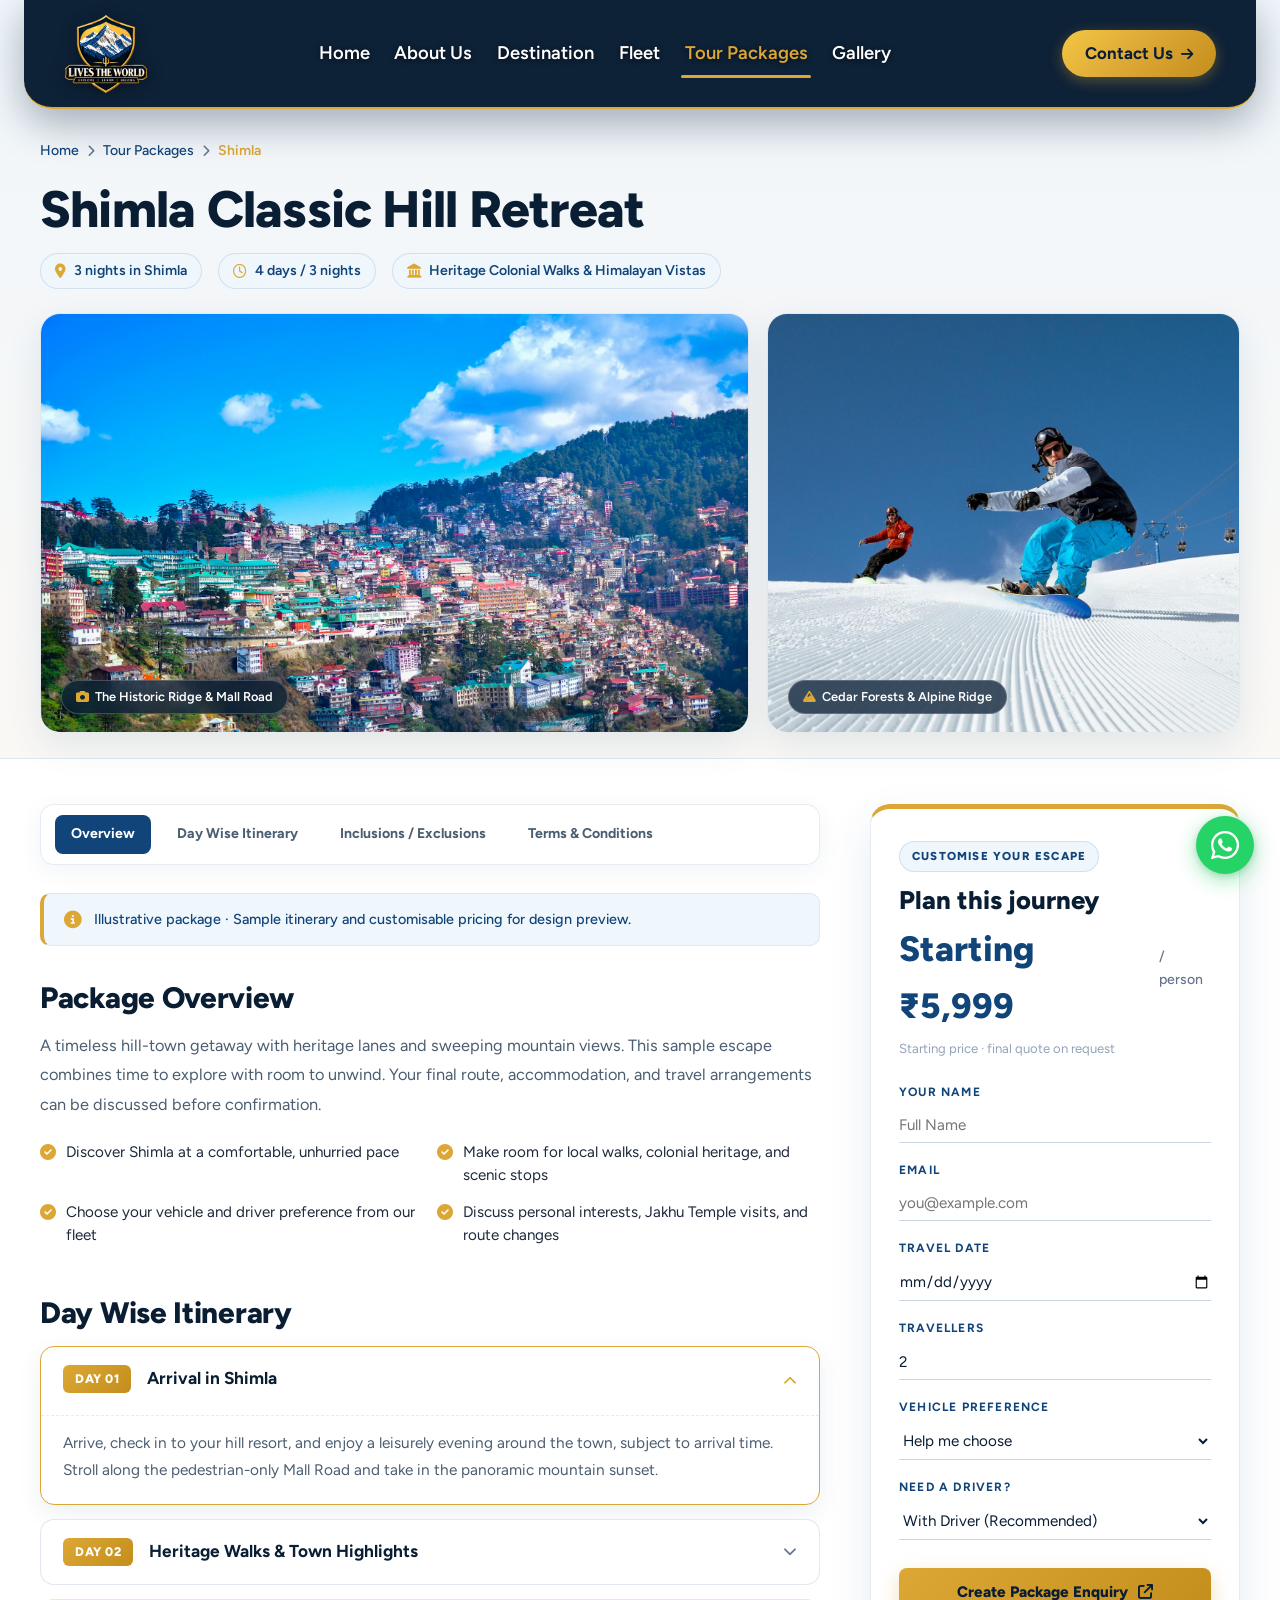
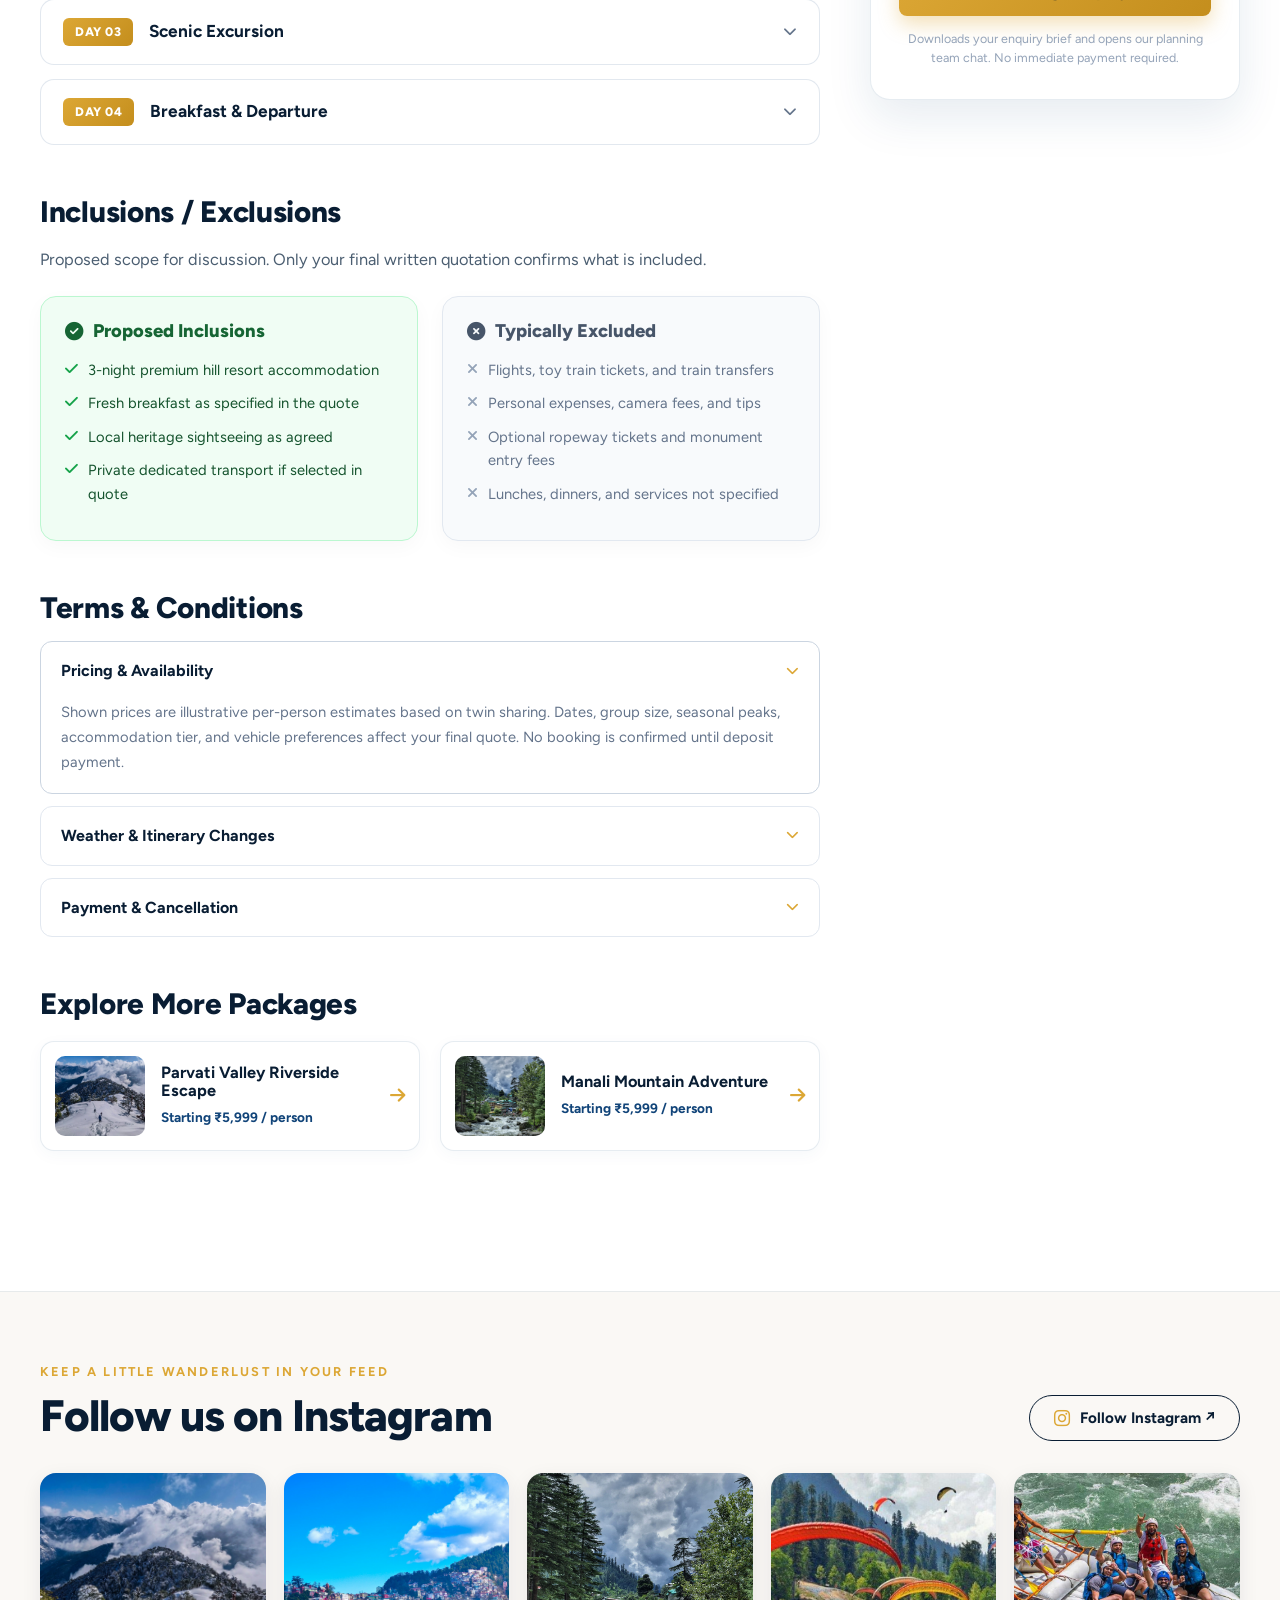
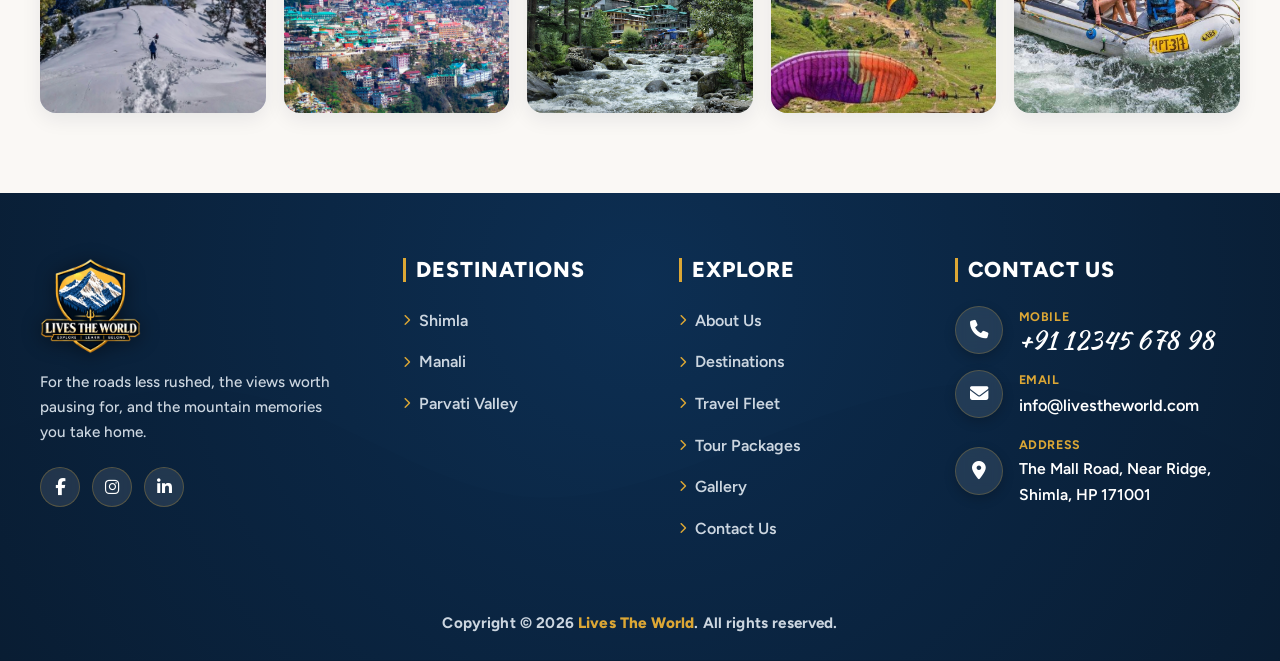
<file: tour-package/shimla-hill-retreat/index.html>
<!DOCTYPE html>
<html lang="en">

<head>
  <meta charset="UTF-8">
  <meta name="viewport" content="width=device-width, initial-scale=1.0">
  <title>Shimla Classic Hill Retreat | Lives The World</title>
  <meta name="description"
    content="Experience the timeless charm of Shimla with heritage colonial walks, scenic pine ridges, and handcrafted mountain retreats by Lives The World.">
  <meta name="keywords" content="Shimla tour package, Shimla hill retreat, Mall Road Shimla, Kufri sightseeing, Lives The World Shimla">
  <meta name="author" content="Lives The World">
  <meta name="publisher" content="Lives The World">
  <meta name="robots" content="index, follow, max-image-preview:large, max-snippet:-1, max-video-preview:-1">

  <!-- Canonical URL -->
  <link rel="canonical" href="https://livestheworld.in/tour-package/shimla-hill-retreat/">

  <!-- Open Graph Meta Tags -->
  <meta property="og:locale" content="en_US">
  <meta property="og:type" content="article">
  <meta property="og:title" content="Shimla Classic Hill Retreat | Lives The World">
  <meta property="og:description" content="Experience the timeless charm of Shimla with heritage colonial walks and scenic pine ridges.">
  <meta property="og:url" content="https://livestheworld.in/tour-package/shimla-hill-retreat/">
  <meta property="og:site_name" content="Lives The World">
  <meta property="og:image" content="https://livestheworld.in/assets/images/bg-shimla.jpg">

  <!-- Twitter Card Meta Tags -->
  <meta name="twitter:card" content="summary_large_image">
  <meta name="twitter:title" content="Shimla Classic Hill Retreat | Lives The World">
  <meta name="twitter:description" content="Experience the timeless charm of Shimla with Lives The World.">
  <meta name="twitter:image" content="https://livestheworld.in/assets/images/bg-shimla.jpg">

      <!-- Favicon -->
  <link rel="icon" type="image/x-icon" href="../../favicon.ico">
  <link rel="icon" type="image/png" sizes="192x192" href="../../assets/images/favicon-192x192.png">
  <link rel="icon" type="image/png" sizes="96x96" href="../../assets/images/favicon-96x96.png">
  <link rel="icon" type="image/png" sizes="48x48" href="../../assets/images/favicon-48x48.png">
  <link rel="icon" type="image/png" sizes="32x32" href="../../assets/images/favicon-32x32.png">
  <link rel="icon" type="image/png" sizes="16x16" href="../../assets/images/favicon-16x16.png">
  <link rel="apple-touch-icon" sizes="180x180" href="../../assets/images/apple-touch-icon.png">

  <!-- Icons -->
  <link rel="stylesheet" href="https://cdnjs.cloudflare.com/ajax/libs/font-awesome/6.5.1/css/all.min.css">
  <link rel="stylesheet" href="https://cdn.jsdelivr.net/npm/bootstrap-icons@1.11.3/font/bootstrap-icons.min.css">

  <!-- Google Fonts: Afacad & Figtree brand fonts -->
  <link rel="preconnect" href="https://fonts.googleapis.com">
  <link rel="preconnect" href="https://fonts.gstatic.com" crossorigin>
  <link
    href="https://fonts.googleapis.com/css2?family=Afacad:ital,wght@0,400..700;1,400..700&family=Figtree:ital,wght@0,300..900;1,300..900&family=Kaushan+Script&family=Arizonia&display=swap"
    rel="stylesheet">

  <!-- Main Stylesheets -->
  <link rel="stylesheet" href="../../assets/css/style.css">
  <link rel="stylesheet" href="../../assets/css/responsive.css">
  <link rel="stylesheet" href="../../assets/css/inner-pages.css">
</head>

<body class="package-detail-page">
  <!-- ==================== SECTION 1: STICKY NAVIGATION BAR ==================== -->
  <header class="ltw-navbar travlla-navbar" id="siteHeader">
    <div class="navbar-wrapper">
      <div class="navbar-container">

        <!-- Logo Left Side -->
        <a href="../../index.html" class="brand-logo-link" title="Lives The World">
          <img src="../../assets/images/logo.png" alt="Lives The World Logo" class="brand-logo-img">
        </a>

        <!-- Menu in the Centre: Home, About Us, Destination, Fleet, Tour Packages, Gallery -->
        <nav class="main-nav" id="mainNav" aria-label="Main Navigation">
          <div class="mobile-nav-header">
            <span class="mobile-nav-brand">Live The <span>World</span></span>
            <button class="mobile-nav-close" id="mobileNavClose" aria-label="Close Navigation Menu">&times;</button>
          </div>
          <div class="mobile-nav-links">
            <a href="../../index.html" class="nav-link"><i class="fa-solid fa-house"></i> Home</a>
            <a href="../../about.html" class="nav-link"><i class="fa-solid fa-compass"></i> About Us</a>
            <a href="../../destinations.html" class="nav-link"><i class="fa-solid fa-mountain-sun"></i> Destination</a>
            <a href="../../fleet.html" class="nav-link"><i class="fa-solid fa-car-side"></i> Fleet</a>
            <a href="../../tours.html" class="nav-link active"><i class="fa-solid fa-map-location-dot"></i> Tour Packages</a>
            <a href="../../gallery.html" class="nav-link"><i class="fa-solid fa-images"></i> Gallery</a>
            <a href="../../contact.html" class="nav-link mobile-only-link"><i class="fa-solid fa-phone"></i> Contact Us</a>
          </div>
          <div class="mobile-nav-footer">
            <a href="../../contact.html" class="mobile-cta-btn"><i class="fa-solid fa-phone"></i> Contact Us</a>
            <div class="mobile-nav-contact">
              <i class="fa-solid fa-phone"></i> <a href="tel:+911234567898">+91 12345 678 98</a>
            </div>
          </div>
        </nav>

        <!-- Right Side: Contact Us Button & Mobile Hamburger Toggle Button -->
        <div class="navbar-right-box">
          <a href="../../contact.html" class="navbar-contact-btn">
            <span>Contact Us</span>
            <i class="fa-solid fa-arrow-right"></i>
          </a>
          <button class="mobile-nav-toggle" id="mobileNavToggle" aria-label="Toggle navigation menu" aria-expanded="false">
            <span class="hamburger-bar"></span>
            <span class="hamburger-bar"></span>
            <span class="hamburger-bar"></span>
          </button>
        </div>

      </div>
    </div>
  </header>

  <!-- Mobile Navigation Backdrop Overlay -->
  <div class="mobile-nav-backdrop" id="mobileNavBackdrop"></div>

  <!-- ==================== SECTION 2: TOUR DETAIL HERO / INTRO ==================== -->
  <section class="package-detail-hero-section">
    <div class="site-container">
      <div class="package-breadcrumbs">
        <a href="../../index.html">Home</a>
        <i class="fa-solid fa-chevron-right" style="font-size:0.75rem;"></i>
        <a href="../../tours.html">Tour Packages</a>
        <i class="fa-solid fa-chevron-right" style="font-size:0.75rem;"></i>
        <span>Shimla</span>
      </div>

      <h1 class="package-main-heading">Shimla Classic Hill Retreat</h1>

      <div class="package-meta-row">
        <span class="package-meta-pill">
          <i class="fa-solid fa-location-dot"></i> 3 nights in Shimla
        </span>
        <span class="package-meta-pill">
          <i class="fa-regular fa-clock"></i> 4 days / 3 nights
        </span>
        <span class="package-meta-pill">
          <i class="fa-solid fa-landmark"></i> Heritage Colonial Walks &amp; Himalayan Vistas
        </span>
      </div>

      <!-- 2-Photo Collage Layout -->
      <div class="package-photos-grid">
        <div class="package-photo-card">
          <img src="../../assets/images/bg-shimla.jpg" alt="Shimla British Colonial Ridge and Christ Church" loading="lazy">
          <div class="package-photo-badge">
            <i class="fa-solid fa-camera"></i> The Historic Ridge &amp; Mall Road
          </div>
        </div>
        <div class="package-photo-card">
          <img src="../../assets/images/slider.jfif" alt="Pine ridge overlook and Himalayan snow line" loading="lazy">
          <div class="package-photo-badge">
            <i class="fa-solid fa-mountain"></i> Cedar Forests &amp; Alpine Ridge
          </div>
        </div>
      </div>
    </div>
  </section>

  <!-- ==================== SECTION 3: PACKAGE CONTENT & BOOKING SIDEBAR ==================== -->
  <section class="package-content-section">
    <div class="site-container">
      <div class="package-layout-grid">

        <!-- Left Column: Tabs, Overview, Itinerary, Inclusions, Terms -->
        <div class="package-main-col">

          <!-- Sticky Navigation Tabs -->
          <nav class="package-tabs-bar" aria-label="Tour sections">
            <a href="#overview" class="package-tab-link active">Overview</a>
            <a href="#itinerary" class="package-tab-link">Day Wise Itinerary</a>
            <a href="#inclusions" class="package-tab-link">Inclusions / Exclusions</a>
            <a href="#terms" class="package-tab-link">Terms &amp; Conditions</a>
          </nav>

          <!-- Illustrative Preview Banner -->
          <div class="package-preview-banner">
            <i class="fa-solid fa-circle-info"></i>
            <span>Illustrative package · Sample itinerary and customisable pricing for design preview.</span>
          </div>

          <!-- Overview Block -->
          <article class="package-section-block" id="overview">
            <h2 class="package-section-title">Package Overview</h2>
            <p class="package-section-desc">
              A timeless hill-town getaway with heritage lanes and sweeping mountain views. This sample escape combines time to explore with room to unwind. Your final route, accommodation, and travel arrangements can be discussed before confirmation.
            </p>
            <ul class="package-features-list">
              <li><i class="fa-solid fa-circle-check"></i> Discover Shimla at a comfortable, unhurried pace</li>
              <li><i class="fa-solid fa-circle-check"></i> Make room for local walks, colonial heritage, and scenic stops</li>
              <li><i class="fa-solid fa-circle-check"></i> Choose your vehicle and driver preference from our fleet</li>
              <li><i class="fa-solid fa-circle-check"></i> Discuss personal interests, Jakhu Temple visits, and route changes</li>
            </ul>
          </article>

          <!-- Itinerary Block -->
          <article class="package-section-block" id="itinerary">
            <h2 class="package-section-title">Day Wise Itinerary</h2>
            <div class="itinerary-accordion-wrap">

              <!-- Day 1 -->
              <details open>
                <summary class="itinerary-summary">
                  <span class="itinerary-day-badge">DAY 01</span>
                  <span>Arrival in Shimla</span>
                  <i class="fa-solid fa-chevron-down itinerary-chevron"></i>
                </summary>
                <div class="itinerary-content">
                  Arrive, check in to your hill resort, and enjoy a leisurely evening around the town, subject to arrival time. Stroll along the pedestrian-only Mall Road and take in the panoramic mountain sunset.
                </div>
              </details>

              <!-- Day 2 -->
              <details>
                <summary class="itinerary-summary">
                  <span class="itinerary-day-badge">DAY 02</span>
                  <span>Heritage Walks &amp; Town Highlights</span>
                  <i class="fa-solid fa-chevron-down itinerary-chevron"></i>
                </summary>
                <div class="itinerary-content">
                  Discover the Ridge, historic Christ Church, Gaiety Theatre, and surrounding heritage streets at an unhurried pace. Take the Jakhu ropeway to the hilltop temple for majestic Himalayan snow-peak views.
                </div>
              </details>

              <!-- Day 3 -->
              <details>
                <summary class="itinerary-summary">
                  <span class="itinerary-day-badge">DAY 03</span>
                  <span>Scenic Excursion</span>
                  <i class="fa-solid fa-chevron-down itinerary-chevron"></i>
                </summary>
                <div class="itinerary-content">
                  Set aside a day for nearby alpine viewpoints, the apple orchards of Mashobra, or a custom excursion to Kufri. Route and access depend on local weather and road conditions.
                </div>
              </details>

              <!-- Day 4 -->
              <details>
                <summary class="itinerary-summary">
                  <span class="itinerary-day-badge">DAY 04</span>
                  <span>Breakfast &amp; Departure</span>
                  <i class="fa-solid fa-chevron-down itinerary-chevron"></i>
                </summary>
                <div class="itinerary-content">
                  Enjoy breakfast overlooking the pine valleys, check out, and continue your onward journey with fond memories of the Queen of the Hills.
                </div>
              </details>

            </div>
          </article>

          <!-- Inclusions / Exclusions Block -->
          <article class="package-section-block" id="inclusions">
            <h2 class="package-section-title">Inclusions / Exclusions</h2>
            <p class="package-section-desc">
              Proposed scope for discussion. Only your final written quotation confirms what is included.
            </p>

            <div class="inclusions-dual-grid">
              <div class="inclusion-card included">
                <h3 class="inclusion-card-title">
                  <i class="fa-solid fa-circle-check"></i> Proposed Inclusions
                </h3>
                <ul class="inclusion-list">
                  <li><i class="fa-solid fa-check"></i> 3-night premium hill resort accommodation</li>
                  <li><i class="fa-solid fa-check"></i> Fresh breakfast as specified in the quote</li>
                  <li><i class="fa-solid fa-check"></i> Local heritage sightseeing as agreed</li>
                  <li><i class="fa-solid fa-check"></i> Private dedicated transport if selected in quote</li>
                </ul>
              </div>

              <div class="inclusion-card excluded">
                <h3 class="inclusion-card-title">
                  <i class="fa-solid fa-circle-xmark"></i> Typically Excluded
                </h3>
                <ul class="inclusion-list">
                  <li><i class="fa-solid fa-xmark"></i> Flights, toy train tickets, and train transfers</li>
                  <li><i class="fa-solid fa-xmark"></i> Personal expenses, camera fees, and tips</li>
                  <li><i class="fa-solid fa-xmark"></i> Optional ropeway tickets and monument entry fees</li>
                  <li><i class="fa-solid fa-xmark"></i> Lunches, dinners, and services not specified</li>
                </ul>
              </div>
            </div>
          </article>

          <!-- Terms & Conditions Block -->
          <article class="package-section-block" id="terms">
            <h2 class="package-section-title">Terms &amp; Conditions</h2>
            <div class="terms-accordion-wrap">
              <details open>
                <summary>
                  <span>Pricing &amp; Availability</span>
                  <i class="fa-solid fa-chevron-down" style="font-size:0.8rem; color:#DCA735;"></i>
                </summary>
                <div class="terms-content">
                  Shown prices are illustrative per-person estimates based on twin sharing. Dates, group size, seasonal peaks, accommodation tier, and vehicle preferences affect your final quote. No booking is confirmed until deposit payment.
                </div>
              </details>

              <details>
                <summary>
                  <span>Weather &amp; Itinerary Changes</span>
                  <i class="fa-solid fa-chevron-down" style="font-size:0.8rem; color:#DCA735;"></i>
                </summary>
                <div class="terms-content">
                  Mountain journeys are subject to weather, snowfall, and road clearance conditions. Routes and activities may be adjusted for passenger safety and comfort.
                </div>
              </details>

              <details>
                <summary>
                  <span>Payment &amp; Cancellation</span>
                  <i class="fa-solid fa-chevron-down" style="font-size:0.8rem; color:#DCA735;"></i>
                </summary>
                <div class="terms-content">
                  Request the applicable payment schedule and cancellation policy with your final quotation before confirming a trip with Lives The World.
                </div>
              </details>
            </div>
          </article>

          <!-- Explore More Packages Block -->
          <article class="package-section-block">
            <h2 class="package-section-title">Explore More Packages</h2>
            <div class="more-packages-grid">
              <a href="../parvati-valley-escape/" class="more-pkg-card">
                <img src="../../assets/images/bg-parvati.jpg" alt="Parvati Valley Riverside Escape" class="more-pkg-thumb">
                <div class="more-pkg-info">
                  <h4>Parvati Valley Riverside Escape</h4>
                  <span>Starting ₹5,999 / person</span>
                </div>
                <i class="fa-solid fa-arrow-right more-pkg-arrow"></i>
              </a>

              <a href="../manali-mountain-adventure/" class="more-pkg-card">
                <img src="../../assets/images/Manali.jpg" alt="Manali Mountain Adventure" class="more-pkg-thumb">
                <div class="more-pkg-info">
                  <h4>Manali Mountain Adventure</h4>
                  <span>Starting ₹5,999 / person</span>
                </div>
                <i class="fa-solid fa-arrow-right more-pkg-arrow"></i>
              </a>
            </div>
          </article>

        </div>

        <!-- Right Column: Sticky Booking Sidebar -->
        <aside class="package-booking-sidebar">
          <span class="sidebar-tag-pill">CUSTOMISE YOUR ESCAPE</span>
          <h3 class="sidebar-form-title">Plan this journey</h3>

          <div class="sidebar-price-row">
            <span class="sidebar-price-amount">Starting ₹5,999</span>
            <span class="sidebar-price-unit">/ person</span>
          </div>
          <p class="sidebar-price-note">Starting price · final quote on request</p>

          <form id="packageEnquiryForm">
            <div class="sidebar-form-field">
              <label for="pkgGuestName">Your Name</label>
              <input type="text" id="pkgGuestName" name="name" required placeholder="Full Name"
                pattern="[A-Za-z\s]+" title="Alphabets and spaces only">
            </div>

            <div class="sidebar-form-field">
              <label for="pkgGuestEmail">Email</label>
              <input type="email" id="pkgGuestEmail" name="email" required placeholder="you@example.com">
            </div>

            <div class="sidebar-form-field">
              <label for="pkgGuestDate">Travel Date</label>
              <input type="date" id="pkgGuestDate" name="date" required>
            </div>

            <div class="sidebar-form-field">
              <label for="pkgGuestCount">Travellers</label>
              <input type="number" id="pkgGuestCount" name="count" min="1" max="50" value="2" required>
            </div>

            <div class="sidebar-form-field">
              <label for="pkgGuestVehicle">Vehicle Preference</label>
              <select id="pkgGuestVehicle" name="vehicle">
                <option value="Help me choose">Help me choose</option>
                <option value="4x4 Mountain Jeep">4x4 Mountain Jeep</option>
                <option value="Tempo Traveller (20+ Seats)">Tempo Traveller (20+ Seats)</option>
                <option value="Mahindra Bolero">Mahindra Bolero</option>
              </select>
            </div>

            <div class="sidebar-form-field">
              <label for="pkgGuestDriver">Need a driver?</label>
              <select id="pkgGuestDriver" name="driver">
                <option value="With Driver">With Driver (Recommended)</option>
                <option value="Without Driver">Without Driver</option>
                <option value="Need Guidance">Need Guidance</option>
              </select>
            </div>

            <button type="submit" class="sidebar-submit-btn">
              <span>Create Package Enquiry</span>
              <i class="fa-solid fa-arrow-up-right-from-square"></i>
            </button>

            <p class="sidebar-footer-note">
              Downloads your enquiry brief and opens our planning team chat. No immediate payment required.
            </p>
          </form>
        </aside>

      </div>
    </div>
  </section>

  <!-- ==================== SECTION 4: FOLLOW INSTAGRAM STRIP ==================== -->
  <section class="insta-section-wrap">
    <div class="site-container">
      <div class="insta-head-row">
        <div>
          <span class="insta-eyebrow">KEEP A LITTLE WANDERLUST IN YOUR FEED</span>
          <h2 class="insta-heading">Follow us on Instagram</h2>
        </div>
        <a href="https://instagram.com" target="_blank" rel="noopener noreferrer" class="btn-insta-follow">
          <i class="fa-brands fa-instagram"></i> Follow Instagram ↗
        </a>
      </div>

      <div class="insta-photos-grid">
        <a href="https://instagram.com" target="_blank" rel="noopener noreferrer" class="insta-tile-item" aria-label="Follow us on Instagram">
          <img src="../../assets/images/bg-parvati.jpg" alt="Parvati River view" loading="lazy">
          <div class="insta-tile-overlay"><i class="fa-brands fa-instagram"></i></div>
        </a>
        <a href="https://instagram.com" target="_blank" rel="noopener noreferrer" class="insta-tile-item" aria-label="Follow us on Instagram">
          <img src="../../assets/images/bg-shimla.jpg" alt="Shimla Ridge photo" loading="lazy">
          <div class="insta-tile-overlay"><i class="fa-brands fa-instagram"></i></div>
        </a>
        <a href="https://instagram.com" target="_blank" rel="noopener noreferrer" class="insta-tile-item" aria-label="Follow us on Instagram">
          <img src="../../assets/images/Manali.jpg" alt="Manali mountain valley" loading="lazy">
          <div class="insta-tile-overlay"><i class="fa-brands fa-instagram"></i></div>
        </a>
        <a href="https://instagram.com" target="_blank" rel="noopener noreferrer" class="insta-tile-item" aria-label="Follow us on Instagram">
          <img src="../../assets/images/paragliding.jpg" alt="Solang Paragliding flight" loading="lazy">
          <div class="insta-tile-overlay"><i class="fa-brands fa-instagram"></i></div>
        </a>
        <a href="https://instagram.com" target="_blank" rel="noopener noreferrer" class="insta-tile-item" aria-label="Follow us on Instagram">
          <img src="../../assets/images/rafting.jfif" alt="River Rafting Adventure" loading="lazy">
          <div class="insta-tile-overlay"><i class="fa-brands fa-instagram"></i></div>
        </a>
      </div>
    </div>
  </section>

  <!-- ==================== SECTION 5: SITE FOOTER ==================== -->
  <footer class="site-footer" id="contact">
    <div class="site-container">
      <div class="dz-footer-main-grid">

        <!-- Col 1: Brand Logo & Description -->
        <div class="dz-footer-brand-col">
          <a href="../../index.html" class="dz-brand-logo-link" title="Lives The World">
            <img src="../../assets/images/logo.png" alt="Lives The World Logo" class="dz-footer-logo-img">
          </a>
          <p class="dz-brand-slogan-desc">
            For the roads less rushed, the views worth pausing for, and the mountain memories you take home.
          </p>
          <div class="dz-social-icons-row">
            <a href="https://facebook.com" target="_blank" rel="noopener noreferrer" aria-label="Facebook"><i class="fa-brands fa-facebook-f"></i></a>
            <a href="https://instagram.com" target="_blank" rel="noopener noreferrer" aria-label="Instagram"><i class="fa-brands fa-instagram"></i></a>
            <a href="https://linkedin.com" target="_blank" rel="noopener noreferrer" aria-label="LinkedIn"><i class="fa-brands fa-linkedin-in"></i></a>
          </div>
        </div>

        <!-- Col 2: DESTINATIONS -->
        <div class="dz-footer-menu-col">
          <h4 class="dz-col-heading">DESTINATIONS</h4>
          <ul class="dz-footer-nav-list">
            <li><a href="../../shimla-hill-retreat.html"><i class="fa-solid fa-chevron-right"></i> Shimla</a></li>
            <li><a href="../../manali-mountain-adventure.html"><i class="fa-solid fa-chevron-right"></i> Manali</a></li>
            <li><a href="../../parvati-valley-escape.html"><i class="fa-solid fa-chevron-right"></i> Parvati Valley</a></li>
          </ul>
        </div>

        <!-- Col 3: EXPLORE -->
        <div class="dz-footer-menu-col">
          <h4 class="dz-col-heading">EXPLORE</h4>
          <ul class="dz-footer-nav-list">
            <li><a href="../../about.html"><i class="fa-solid fa-chevron-right"></i> About Us</a></li>
            <li><a href="../../destinations.html"><i class="fa-solid fa-chevron-right"></i> Destinations</a></li>
            <li><a href="../../fleet.html"><i class="fa-solid fa-chevron-right"></i> Travel Fleet</a></li>
            <li><a href="../../tours.html"><i class="fa-solid fa-chevron-right"></i> Tour Packages</a></li>
            <li><a href="../../gallery.html"><i class="fa-solid fa-chevron-right"></i> Gallery</a></li>
            <li><a href="../../contact.html"><i class="fa-solid fa-chevron-right"></i> Contact Us</a></li>
          </ul>
        </div>

        <!-- Col 4: CONTACT US -->
        <div class="dz-footer-contact-col">
          <h4 class="dz-col-heading">CONTACT US</h4>
          <div class="dz-contact-items-stack">
            <div class="dz-contact-badge-item">
              <div class="dz-badge-circle"><i class="fa-solid fa-phone"></i></div>
              <div class="dz-badge-content">
                <span class="dz-contact-label">Mobile</span>
                <a href="tel:+911234567898" class="dz-phone-script">+91 12345 678 98</a>
              </div>
            </div>
            <div class="dz-contact-badge-item">
              <div class="dz-badge-circle"><i class="fa-solid fa-envelope"></i></div>
              <div class="dz-badge-content">
                <span class="dz-contact-label">Email</span>
                <a href="mailto:info@livestheworld.com" class="dz-email-text">info@livestheworld.com</a>
              </div>
            </div>
            <div class="dz-contact-badge-item">
              <div class="dz-badge-circle"><i class="fa-solid fa-location-dot"></i></div>
              <div class="dz-badge-content">
                <span class="dz-contact-label">Address</span>
                <span class="dz-address-text">The Mall Road, Near Ridge, Shimla, HP 171001</span>
              </div>
            </div>
          </div>
        </div>

      </div>

      <div class="dz-footer-bottom">
        <p class="dz-copyright-text">Copyright &copy; 2026 <span class="dz-highlight-gold">Lives The World</span>. All rights reserved.</p>
      </div>
    </div>
  </footer>

  <!-- Floating WhatsApp Action Button -->
  <a href="https://wa.me/919773546426?text=Hello%20Lives%20The%20World!%20I%20would%20like%20to%20plan%20the%20Shimla%20Classic%20Hill%20Retreat."
    class="floating-whatsapp-btn" target="_blank" rel="noopener noreferrer" aria-label="Chat with us on WhatsApp"
    title="Chat on WhatsApp">
    <i class="fa-brands fa-whatsapp"></i>
    <span class="whatsapp-tooltip">Chat with us</span>
  </a>

  <!-- JavaScript -->
  <script src="../../assets/js/main.js"></script>
  <script>
    const dateInput = document.getElementById('pkgGuestDate');
    if (dateInput) {
      dateInput.min = new Date().toISOString().slice(0, 10);
    }

    // Handle package enquiry form submission
    const form = document.getElementById('packageEnquiryForm');
    if (form) {
      form.addEventListener('submit', function (e) {
        e.preventDefault();
        const pkgName = 'Shimla Classic Hill Retreat';
        const destination = 'Shimla';
        const name = document.getElementById('pkgGuestName').value.trim();
        const email = document.getElementById('pkgGuestEmail').value.trim();
        const date = document.getElementById('pkgGuestDate').value;
        const count = document.getElementById('pkgGuestCount').value;
        const vehicle = document.getElementById('pkgGuestVehicle').value;
        const driver = document.getElementById('pkgGuestDriver').value;

        // Format date to "31 October 2026" style
        let formattedDate = date;
        if (date) {
          try {
            const parts = date.split('-');
            if (parts.length === 3) {
              const monthNames = [
                'January', 'February', 'March', 'April', 'May', 'June',
                'July', 'August', 'September', 'October', 'November', 'December'
              ];
              const day = parseInt(parts[2], 10);
              const monthIndex = parseInt(parts[1], 10) - 1;
              const year = parts[0];
              if (monthIndex >= 0 && monthIndex < 12 && !isNaN(day)) {
                formattedDate = `${day} ${monthNames[monthIndex]} ${year}`;
              }
            }
          } catch (err) {}
        }

        const brief = `=========================================
LIVES THE WORLD — PACKAGE ENQUIRY BRIEF
=========================================
Package: ${pkgName}
Destination: ${destination}
Estimated Price: Starting from ₹5,999 / person
-----------------------------------------
Guest Name: ${name}
Email Address: ${email}
Travel Date: ${formattedDate}
Travellers: ${count}
Vehicle Preference: ${vehicle}
Driver Option: ${driver}
-----------------------------------------
Lives The World Himalayan Journeys
The Mall Road, Near Ridge, Shimla, HP
Mobile: +91 97735 46426 | Email: info@livestheworld.com
=========================================`;

        const blob = new Blob([brief], { type: 'text/plain' });
        const url = URL.createObjectURL(blob);
        const a = document.createElement('a');
        a.href = url;
        a.download = `Lives-The-World-Enquiry-${pkgName.replace(/\s+/g, '-')}.txt`;
        document.body.appendChild(a);
        a.click();
        document.body.removeChild(a);
        setTimeout(() => URL.revokeObjectURL(url), 1000);

        // Pre-fill WhatsApp message matching requested template
        const waMessage = `Hello Live The World Team!

I’m interested in booking a trip with Live The World. Please find my travel details below:

PERSONAL DETAILS
• Name: ${name}
• Travel Date: ${formattedDate}
• Number of Travellers: ${count}

TRIP DETAILS
• Tour Package: ${pkgName}
• Destination: ${destination}
• Selected Vehicle: ${vehicle}
• Driver Preference: ${driver}

MY REQUEST
Please share the best available price, package details, inclusions, and booking procedure.

I look forward to hearing from you!

Thank you.`;

        window.open(`https://wa.me/919773546426?text=${encodeURIComponent(waMessage)}`, '_blank');
      });
    }
  </script>
</body>

</html>
</file>
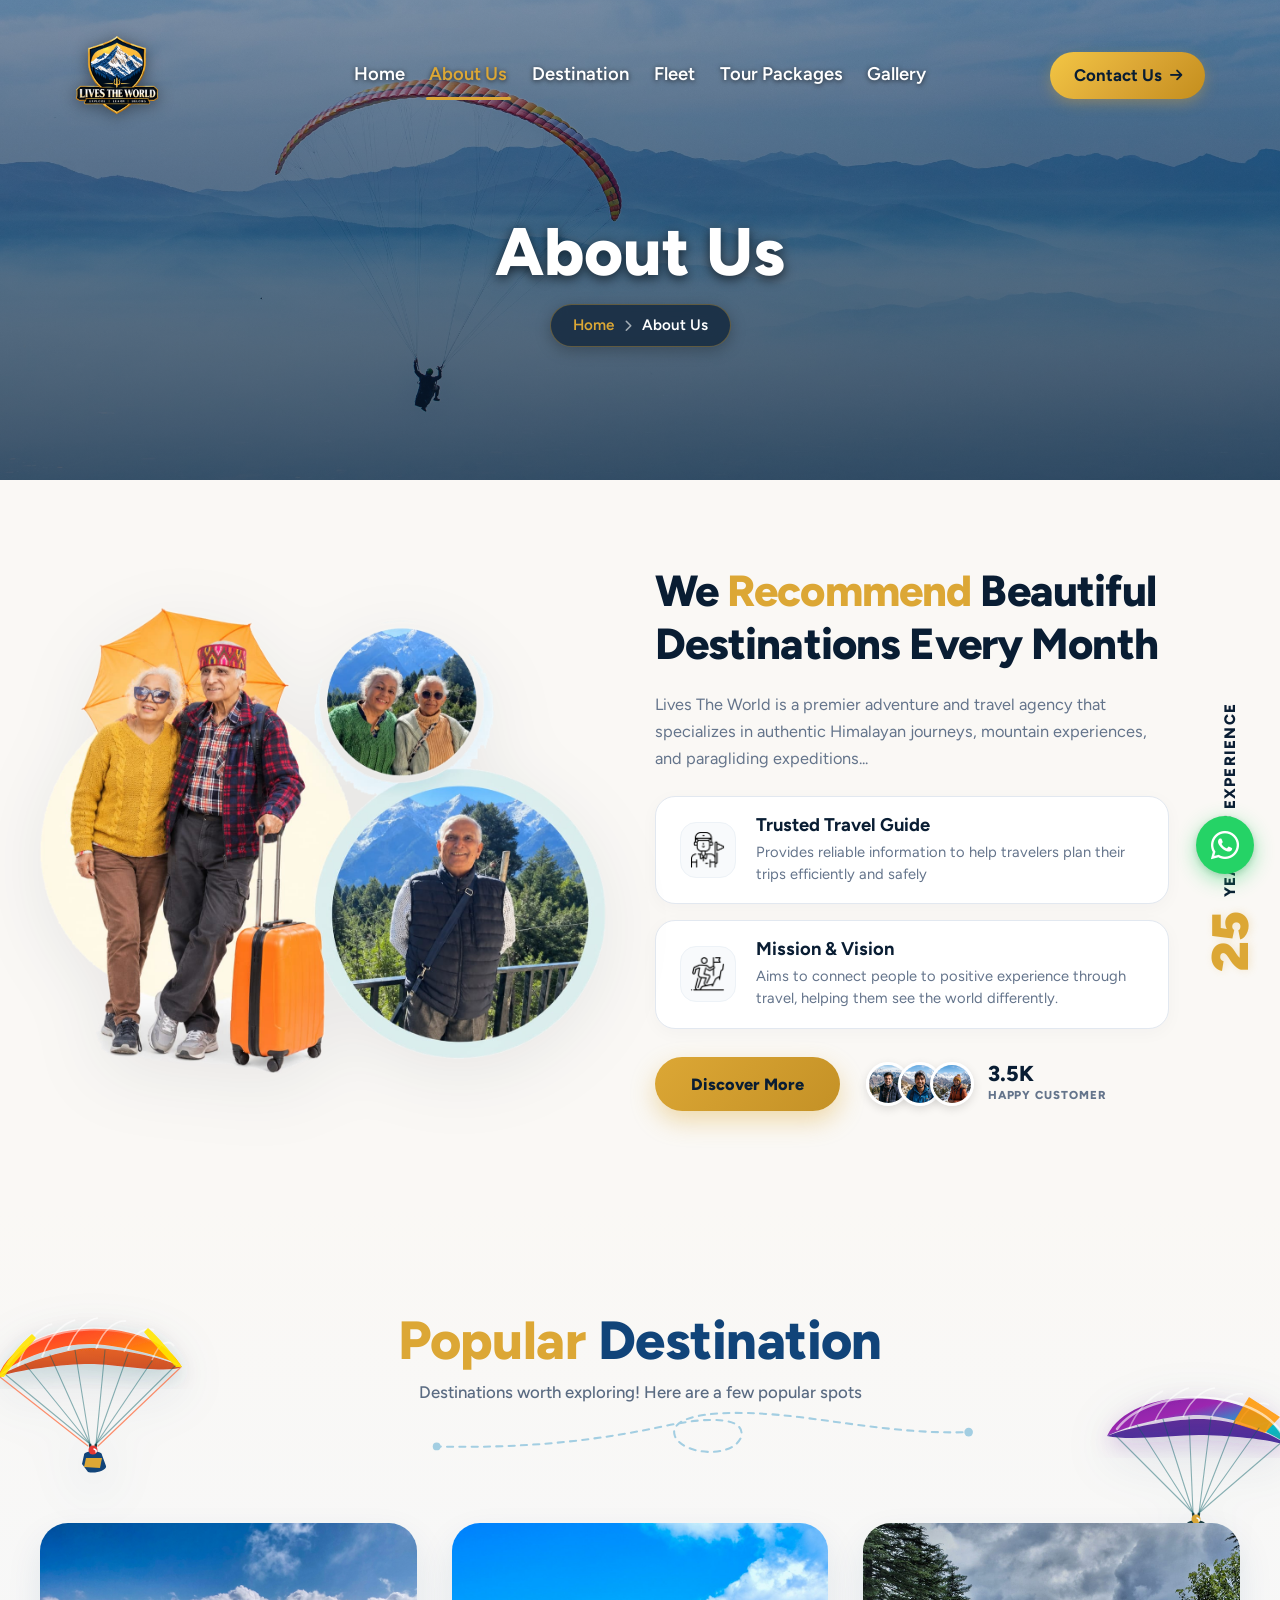
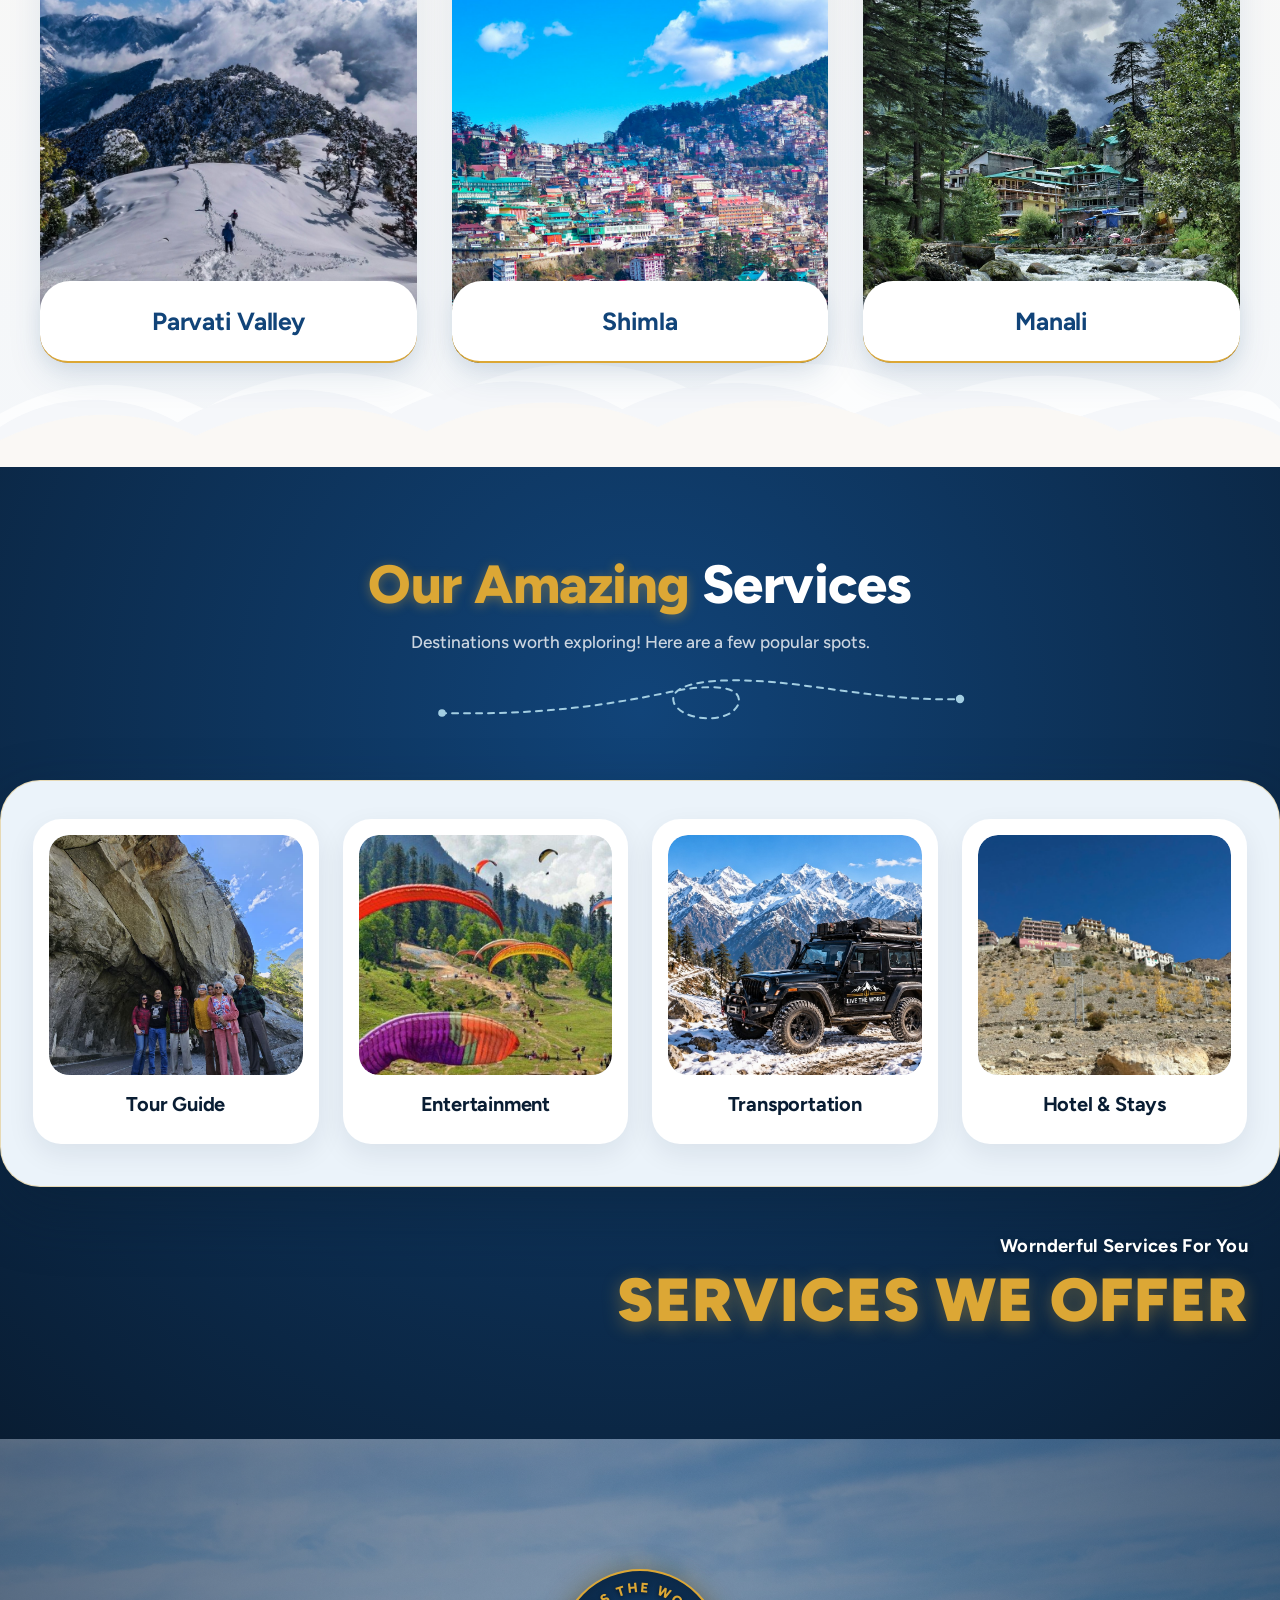
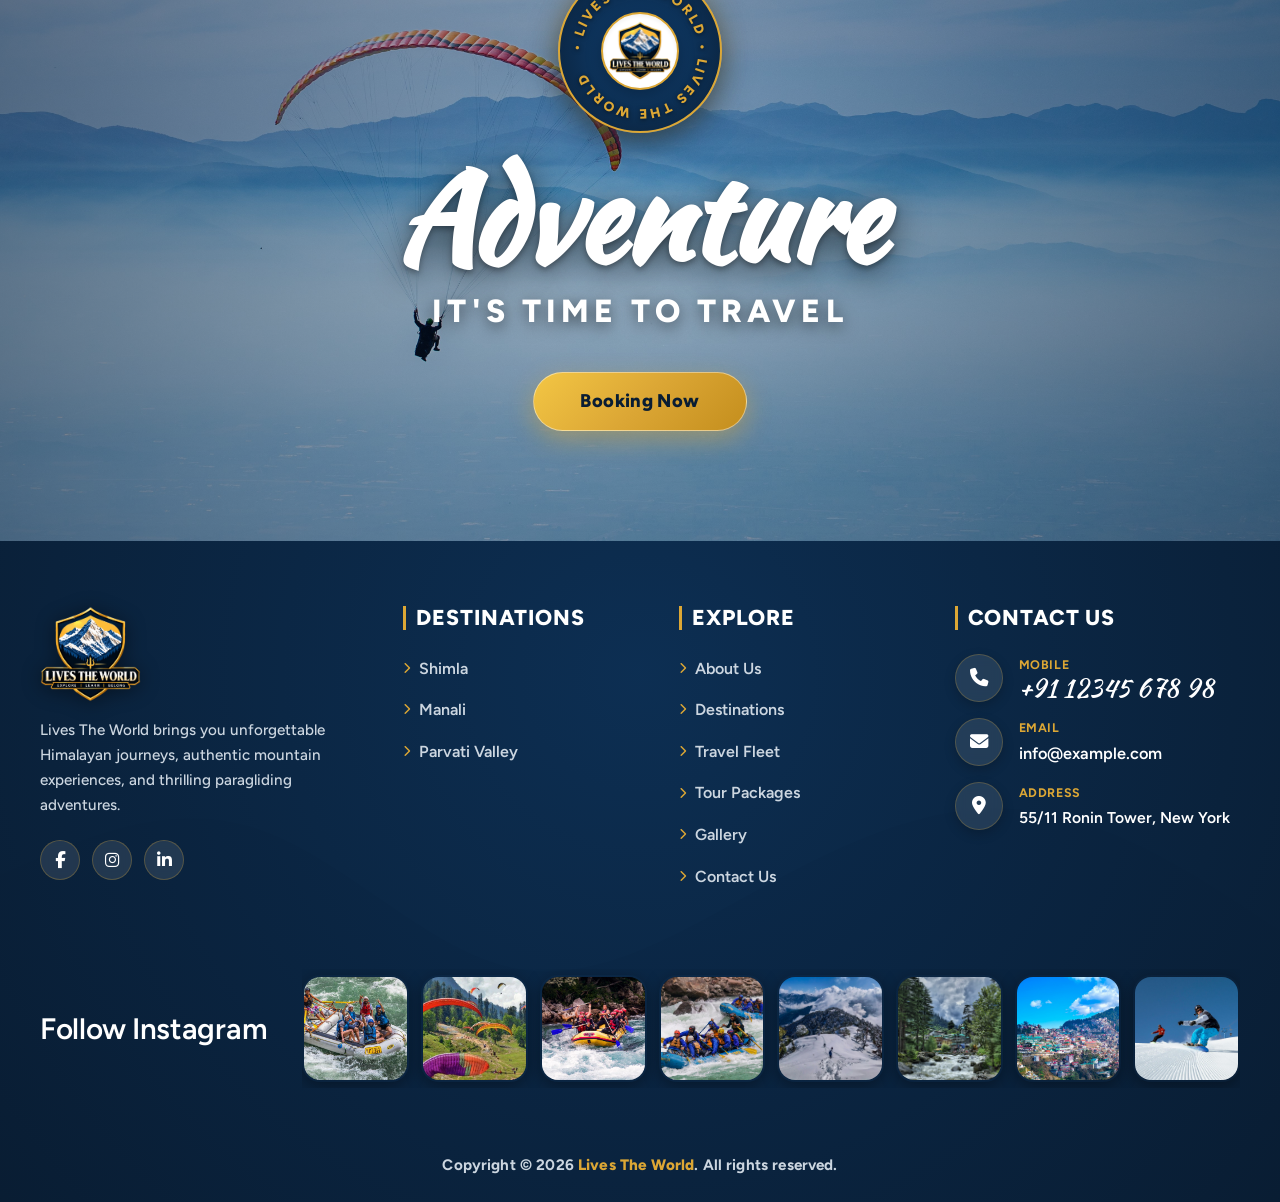
<file: about.html>
<!DOCTYPE html>
<html lang="en">

<head>
  <meta charset="UTF-8">
  <meta name="viewport" content="width=device-width, initial-scale=1.0">
  <title>About Us - Lives The World Himalayan Holidays</title>
  <meta name="description"
    content="Learn about Lives The World, your premier travel partner across the Himalayas for Manali, Parvati Valley, and Shimla journeys.">
  <meta name="keywords"
    content="About Lives The World, Himachal travel agency, Himalayan tour operators, Manali tour guide, Shimla holiday planning">
  <meta name="author" content="Lives The World">
  <meta name="publisher" content="Lives The World">
  <meta name="robots" content="index, follow, max-image-preview:large, max-snippet:-1, max-video-preview:-1">

  <!-- Canonical URL -->
  <link rel="canonical" href="https://livestheworld.in/about">

  <!-- Open Graph Meta Tags -->
  <meta property="og:locale" content="en_US">
  <meta property="og:type" content="article">
  <meta property="og:title" content="About Us - Lives The World Himalayan Holidays">
  <meta property="og:description"
    content="Learn about Lives The World, your premier travel partner across Himachal Pradesh.">
  <meta property="og:url" content="https://livestheworld.in/about">
  <meta property="og:site_name" content="Lives The World">
  <meta property="og:image" content="https://livestheworld.in/assets/images/bg-parvati.jpg">

  <!-- Twitter Card Meta Tags -->
  <meta name="twitter:card" content="summary_large_image">
  <meta name="twitter:title" content="About Us - Lives The World Himalayan Holidays">
  <meta name="twitter:description"
    content="Learn about Lives The World, your premier travel partner across Himachal Pradesh.">
  <meta name="twitter:image" content="https://livestheworld.in/assets/images/bg-parvati.jpg">

  <!-- Favicon -->
  <link rel="icon" type="image/x-icon" href="favicon.ico">
  <link rel="icon" type="image/png" sizes="192x192" href="assets/images/favicon-192x192.png">
  <link rel="icon" type="image/png" sizes="96x96" href="assets/images/favicon-96x96.png">
  <link rel="icon" type="image/png" sizes="48x48" href="assets/images/favicon-48x48.png">
  <link rel="icon" type="image/png" sizes="32x32" href="assets/images/favicon-32x32.png">
  <link rel="icon" type="image/png" sizes="16x16" href="assets/images/favicon-16x16.png">
  <link rel="apple-touch-icon" sizes="180x180" href="assets/images/apple-touch-icon.png">

  <!-- Font Awesome & Bootstrap Icons -->
  <link rel="stylesheet" href="https://cdnjs.cloudflare.com/ajax/libs/font-awesome/6.5.1/css/all.min.css">
  <link rel="stylesheet" href="https://cdn.jsdelivr.net/npm/bootstrap-icons@1.11.3/font/bootstrap-icons.min.css">

  <!-- Google Fonts -->
  <link rel="preconnect" href="https://fonts.googleapis.com">
  <link rel="preconnect" href="https://fonts.gstatic.com" crossorigin>
  <link
    href="https://fonts.googleapis.com/css2?family=Afacad:ital,wght@0,400..700;1,400..700&family=Figtree:ital,wght@0,300..900;1,300..900&family=Kaushan+Script&family=Arizonia&display=swap"
    rel="stylesheet">

  <!-- Main Stylesheet -->
  <link rel="stylesheet" href="assets/css/style.css">
  <!-- Responsive Stylesheet -->
  <link rel="stylesheet" href="assets/css/responsive.css">
  <!-- Inner Pages Stylesheet -->
  <link rel="stylesheet" href="assets/css/inner-pages.css">
</head>

<body>
  <!-- ==================== SECTION 1: STICKY NAVIGATION BAR ==================== -->
  <header class="ltw-navbar travlla-navbar" id="siteHeader">
    <div class="navbar-wrapper">
      <div class="navbar-container">

        <!-- Logo Left Side -->
        <a href="index.html" class="brand-logo-link" title="Lives The World">
          <img src="assets/images/logo.png" alt="Lives The World Logo" class="brand-logo-img">
        </a>

        <!-- Menu in the Centre: Home, About Us, Destination, Fleet, Tour Packages, Gallery -->
        <nav class="main-nav" id="mainNav" aria-label="Main Navigation">
          <div class="mobile-nav-header">
            <span class="mobile-nav-brand">Live The <span>World</span></span>
            <button class="mobile-nav-close" id="mobileNavClose" aria-label="Close Navigation Menu">&times;</button>
          </div>
          <div class="mobile-nav-links">
            <a href="index.html" class="nav-link"><i class="fa-solid fa-house"></i> Home</a>
            <a href="about.html" class="nav-link active"><i class="fa-solid fa-compass"></i> About Us</a>
            <a href="destinations.html" class="nav-link"><i class="fa-solid fa-mountain-sun"></i> Destination</a>
            <a href="fleet.html" class="nav-link"><i class="fa-solid fa-car-side"></i> Fleet</a>
            <a href="tours.html" class="nav-link"><i class="fa-solid fa-map-location-dot"></i> Tour Packages</a>
            <a href="gallery.html" class="nav-link"><i class="fa-solid fa-images"></i> Gallery</a>
            <a href="contact.html" class="nav-link mobile-only-link"><i class="fa-solid fa-phone"></i> Contact Us</a>
          </div>
          <div class="mobile-nav-footer">
            <a href="contact.html" class="mobile-cta-btn"><i class="fa-solid fa-phone"></i> Contact Us</a>
            <div class="mobile-nav-contact">
              <i class="fa-solid fa-phone"></i> <a href="tel:+911234567898">+91 12345 678 98</a>
            </div>
          </div>
        </nav>

        <!-- Right Side: Contact Us Button & Mobile Hamburger Toggle Button -->
        <div class="navbar-right-box">
          <a href="contact.html" class="navbar-contact-btn">
            <span>Contact Us</span>
            <i class="fa-solid fa-arrow-right"></i>
          </a>
          <button class="mobile-nav-toggle" id="mobileNavToggle" aria-label="Toggle navigation menu"
            aria-expanded="false">
            <span class="hamburger-bar"></span>
            <span class="hamburger-bar"></span>
            <span class="hamburger-bar"></span>
          </button>
        </div>

      </div>
    </div>
  </header>

  <!-- Mobile Navigation Backdrop Overlay -->
  <div class="mobile-nav-backdrop" id="mobileNavBackdrop"></div>
  <!-- ==================== SECTION 2: ABOUT US HERO BREADCRUMB BANNER ==================== -->
  <section class="inner-hero-banner" id="about-hero">
    <div class="inner-hero-content">
      <h1 class="inner-hero-title">About Us</h1>
      <div class="inner-breadcrumb">
        <a href="index.html">Home</a>
        <i class="fa-solid fa-chevron-right"></i>
        <span>About Us</span>
      </div>
    </div>
  </section>

  <!-- ==================== SECTION 3: WE RECOMMEND BEAUTIFUL DESTINATIONS EVERY MONTH ==================== -->
  <section class="about-recommend-section" id="about-recommend">
    <div class="recommend-container">

      <!-- Left Column: Traveler Collage with Paraglider in Sky -->
      <div class="recommend-visual-col">
        <img src="assets/images/Family.png" alt="We Recommend Beautiful Destinations" class="recommend-collage-img"
          width="650" height="533">
      </div>

      <!-- Center/Right Column: Heading, Lead, Feature Cards & Bottom Actions -->
      <div class="recommend-content-col">

        <h2 class="recommend-title">
          We <span class="highlight-gold">Recommend</span> Beautiful Destinations Every Month
        </h2>

        <p class="recommend-lead-desc">
          Lives The World is a premier adventure and travel agency that specializes in authentic Himalayan journeys,
          mountain experiences, and paragliding expeditions...
        </p>

        <!-- 2 Stacked Feature Cards matching Screenshot -->
        <div class="recommend-feature-cards">

          <!-- Card 1: Trusted Travel Guide -->
          <div class="recommend-card-box">
            <div class="recommend-card-icon-wrap">
              <img src="assets/images/travel-guide.webp" alt="Trusted Travel Guide Icon"
                class="recommend-card-icon-img">
            </div>
            <div class="recommend-card-info">
              <h3 class="recommend-card-heading">Trusted Travel Guide</h3>
              <p class="recommend-card-snippet">
                Provides reliable information to help travelers plan their trips efficiently and safely
              </p>
            </div>
          </div>

          <!-- Card 2: Mission & Vision -->
          <div class="recommend-card-box">
            <div class="recommend-card-icon-wrap">
              <img src="assets/images/mission-icon.webp" alt="Mission & Vision Icon" class="recommend-card-icon-img">
            </div>
            <div class="recommend-card-info">
              <h3 class="recommend-card-heading">Mission & Vision</h3>
              <p class="recommend-card-snippet">
                Aims to connect people to positive experience through travel, helping them see the world differently.
              </p>
            </div>
          </div>

        </div>

        <!-- Bottom Actions Row: Golden Discover More Button + 3.5K Happy Customer -->
        <div class="recommend-bottom-row">
          <div class="recommend-bottom-actions">
            <a href="tours.html" class="btn-recommend-discover">Discover More</a>

            <div class="recommend-happy-customers">
              <div class="recommend-avatar-stack">
                <img src="assets/images/testimonial-thumb-1.jpg" alt="Customer 1" class="recommend-avatar-img">
                <img src="assets/images/testimonial-thumb-2.jpg" alt="Customer 2" class="recommend-avatar-img">
                <img src="assets/images/testimonial-thumb-3.jpg" alt="Customer 3" class="recommend-avatar-img">
              </div>
              <div class="recommend-stats-text">
                <span class="recommend-count-num">3.5K</span>
                <span class="recommend-count-label">HAPPY CUSTOMER</span>
              </div>
            </div>
          </div>
        </div>

      </div>

      <!-- Far Right Column: 25 Years of Experience Vertical Ribbon -->
      <div class="recommend-vertical-badge" aria-label="25 Years of Experience">
        <div class="vertical-badge-wrap">
          <span class="vertical-badge-num">25</span>
          <span class="vertical-badge-text">Years of Experience</span>
        </div>
      </div>

    </div>
  </section>

  <!-- ==================== SECTION 4: POPULAR DESTINATIONS SHOWCASE ==================== -->
  <section class="popular-destination-section" id="destinations">

    <!-- Background Floating Clouds (Alpine Mountain Cloud Theme) -->
    <div class="dest-clouds-bg" aria-hidden="true">
      <img src="assets/images/cloud-1.png" alt="" class="bg-cloud cloud-pos-1">
      <img src="assets/images/cloud-2.png" alt="" class="bg-cloud cloud-pos-2">
      <img src="assets/images/cloud-1.png" alt="" class="bg-cloud cloud-pos-3">
      <img src="assets/images/cloud-2.png" alt="" class="bg-cloud cloud-pos-4">
    </div>

    <!-- Floating High-Detail Red-Orange Paraglider (Left) -->
    <div class="paraglider-float paraglider-left" aria-hidden="true">
      <svg width="220" height="190" viewBox="0 0 220 190" fill="none" xmlns="http://www.w3.org/2000/svg">
        <defs>
          <linearGradient id="canopyRed" x1="0%" y1="0%" x2="100%" y2="100%">
            <stop offset="0%" stop-color="#FF2A2A" />
            <stop offset="35%" stop-color="#FF5722" />
            <stop offset="75%" stop-color="#FF9800" />
            <stop offset="100%" stop-color="#FFC107" />
          </linearGradient>
          <linearGradient id="canopyUnder" x1="0%" y1="0%" x2="0%" y2="100%">
            <stop offset="0%" stop-color="#E65100" />
            <stop offset="100%" stop-color="#BF360C" />
          </linearGradient>
          <linearGradient id="cellShine" x1="0%" y1="0%" x2="100%" y2="0%">
            <stop offset="0%" stop-color="rgba(255,255,255,0.7)" />
            <stop offset="100%" stop-color="rgba(255,255,255,0)" />
          </linearGradient>
          <filter id="gliderGlow" x="-20%" y="-20%" width="140%" height="140%">
            <feDropShadow dx="0" dy="8" stdDeviation="10" flood-color="rgba(6,91,98,0.2)" />
          </filter>
        </defs>
        <!-- Paraglider Wing Canopy (Curved Aerodynamic Crescent Arc) -->
        <g filter="url(#gliderGlow)">
          <!-- Upper Surface -->
          <path d="M 18 85 C 38 25, 172 20, 202 75 C 182 62, 130 52, 110 52 C 80 52, 38 65, 18 85 Z"
            fill="url(#canopyRed)" />
          <!-- Underside Surface / Air Inlets -->
          <path
            d="M 18 85 C 45 68, 95 56, 110 56 C 135 56, 180 64, 202 75 C 185 82, 135 72, 110 72 C 85 72, 35 78, 18 85 Z"
            fill="url(#canopyUnder)" opacity="0.88" />
          <!-- Rib Seams / Chambers -->
          <path d="M 38 74 C 48 42, 65 34, 72 32" stroke="rgba(255,255,255,0.5)" stroke-width="1.5" fill="none" />
          <path d="M 62 65 C 72 38, 88 30, 95 28" stroke="rgba(255,255,255,0.55)" stroke-width="1.5" fill="none" />
          <path d="M 88 58 C 96 35, 110 27, 118 26" stroke="rgba(255,255,255,0.6)" stroke-width="1.5" fill="none" />
          <path d="M 116 57 C 124 35, 138 28, 146 29" stroke="rgba(255,255,255,0.55)" stroke-width="1.5" fill="none" />
          <path d="M 144 60 C 154 38, 168 35, 174 38" stroke="rgba(255,255,255,0.5)" stroke-width="1.5" fill="none" />
          <path d="M 172 68 C 180 48, 190 48, 194 54" stroke="rgba(255,255,255,0.45)" stroke-width="1.5" fill="none" />
          <!-- Aerodynamic Leading Edge Shimmer -->
          <path d="M 28 72 C 55 28, 165 24, 195 68" stroke="url(#cellShine)" stroke-width="3" fill="none"
            stroke-linecap="round" />
          <!-- Wingtip Bright Accents -->
          <path d="M 18 85 C 28 65, 45 48, 52 42 L 56 46 C 48 56, 32 72, 24 85 Z" fill="#FFE600" opacity="0.9" />
          <path d="M 202 75 C 190 58, 175 42, 168 36 L 164 40 C 172 50, 185 64, 196 75 Z" fill="#FFE600"
            opacity="0.9" />
        </g>
        <!-- Suspension Bridle Lines -->
        <g stroke="rgba(6, 91, 98, 0.45)" stroke-width="1.1" stroke-linecap="round">
          <line x1="26" y1="83" x2="110" y2="152" />
          <line x1="45" y1="72" x2="110" y2="152" />
          <line x1="70" y1="63" x2="110" y2="152" />
          <line x1="95" y1="58" x2="110" y2="152" />
          <line x1="125" y1="58" x2="116" y2="152" />
          <line x1="148" y1="62" x2="116" y2="152" />
          <line x1="172" y1="69" x2="116" y2="152" />
          <line x1="195" y1="74" x2="116" y2="152" />
          <!-- Control Brakes -->
          <line x1="20" y1="85" x2="108" y2="154" stroke="rgba(255, 87, 34, 0.65)" stroke-width="1.2" />
          <line x1="200" y1="76" x2="118" y2="154" stroke="rgba(255, 87, 34, 0.65)" stroke-width="1.2" />
        </g>
        <!-- Pilot in Speedbag Harness -->
        <g>
          <line x1="110" y1="152" x2="111" y2="158" stroke="#1C3F44" stroke-width="2.5" />
          <line x1="116" y1="152" x2="115" y2="158" stroke="#1C3F44" stroke-width="2.5" />
          <path d="M 104 163 C 104 158, 122 158, 122 163 L 126 174 C 127 178, 116 182, 108 180 L 102 172 Z"
            fill="#114479" />
          <path d="M 106 166 L 122 166 L 120 176 L 104 175 Z" fill="#DCA735" />
          <circle cx="113" cy="158" r="4.5" fill="#E53935" />
          <path d="M 114 157 Q 117 158 116 160" stroke="#FFFFFF" stroke-width="1.5" stroke-linecap="round" />
        </g>
      </svg>
    </div>

    <!-- Floating High-Detail Purple-Cyan Paraglider (Right) -->
    <div class="paraglider-float paraglider-right" aria-hidden="true">
      <svg width="220" height="190" viewBox="0 0 220 190" fill="none" xmlns="http://www.w3.org/2000/svg">
        <defs>
          <linearGradient id="canopyPurple" x1="0%" y1="0%" x2="100%" y2="100%">
            <stop offset="0%" stop-color="#7B1FA2" />
            <stop offset="35%" stop-color="#9C27B0" />
            <stop offset="70%" stop-color="#00BCD4" />
            <stop offset="100%" stop-color="#26A69A" />
          </linearGradient>
          <linearGradient id="canopyUnderPurple" x1="0%" y1="0%" x2="0%" y2="100%">
            <stop offset="0%" stop-color="#4A148C" />
            <stop offset="100%" stop-color="#311B92" />
          </linearGradient>
          <filter id="gliderGlow2" x="-20%" y="-20%" width="140%" height="140%">
            <feDropShadow dx="0" dy="8" stdDeviation="10" flood-color="rgba(123,31,162,0.2)" />
          </filter>
        </defs>
        <!-- Paraglider Wing Canopy in dynamic aerodynamic bank -->
        <g filter="url(#gliderGlow2)">
          <path d="M 22 75 C 48 20, 180 25, 204 85 C 184 68, 140 54, 114 54 C 84 54, 44 64, 22 75 Z"
            fill="url(#canopyPurple)" />
          <path
            d="M 22 75 C 50 64, 95 58, 114 58 C 140 58, 182 68, 204 85 C 186 78, 140 74, 114 74 C 88 74, 46 80, 22 75 Z"
            fill="url(#canopyUnderPurple)" opacity="0.88" />
          <!-- Rib Seams -->
          <path d="M 44 68 C 54 44, 70 34, 78 30" stroke="rgba(255,255,255,0.45)" stroke-width="1.5" fill="none" />
          <path d="M 70 60 C 80 38, 96 29, 104 27" stroke="rgba(255,255,255,0.5)" stroke-width="1.5" fill="none" />
          <path d="M 98 56 C 108 34, 122 28, 130 27" stroke="rgba(255,255,255,0.55)" stroke-width="1.5" fill="none" />
          <path d="M 126 57 C 136 36, 150 32, 158 33" stroke="rgba(255,255,255,0.5)" stroke-width="1.5" fill="none" />
          <path d="M 154 62 C 164 42, 178 40, 184 44" stroke="rgba(255,255,255,0.45)" stroke-width="1.5" fill="none" />
          <path d="M 180 72 C 188 54, 196 52, 200 58" stroke="rgba(255,255,255,0.4)" stroke-width="1.5" fill="none" />
          <!-- Vibrant Orange Accent Wingtip (Matching Solang Valley Photo) -->
          <path d="M 148 62 L 180 72 L 195 56 L 164 36 Z" fill="#FF9800" opacity="0.88" />
          <path d="M 32 68 C 65 24, 172 26, 198 75" stroke="rgba(255,255,255,0.6)" stroke-width="2.5" fill="none"
            stroke-linecap="round" />
        </g>
        <!-- Suspension Lines -->
        <g stroke="rgba(6, 91, 98, 0.45)" stroke-width="1.1" stroke-linecap="round">
          <line x1="30" y1="74" x2="108" y2="152" />
          <line x1="52" y1="64" x2="108" y2="152" />
          <line x1="78" y1="58" x2="108" y2="152" />
          <line x1="104" y1="56" x2="108" y2="152" />
          <line x1="126" y1="56" x2="114" y2="152" />
          <line x1="150" y1="60" x2="114" y2="152" />
          <line x1="174" y1="67" x2="114" y2="152" />
          <line x1="198" y1="80" x2="114" y2="152" />
        </g>
        <!-- Pilot in Tandem Harness -->
        <g>
          <line x1="108" y1="152" x2="109" y2="158" stroke="#1C3F44" stroke-width="2.5" />
          <line x1="114" y1="152" x2="113" y2="158" stroke="#1C3F44" stroke-width="2.5" />
          <path d="M 102 163 C 102 158, 120 158, 120 163 L 124 175 C 124 180, 114 183, 106 181 L 100 172 Z"
            fill="#1C3F44" />
          <path d="M 104 166 L 118 166 L 116 176 L 102 175 Z" fill="#00BCD4" />
          <circle cx="111" cy="158" r="4.5" fill="#DCA735" />
          <path d="M 112 157 Q 115 158 114 160" stroke="#FFFFFF" stroke-width="1.5" stroke-linecap="round" />
        </g>
      </svg>
    </div>

    <div class="destination-container">

      <!-- Section Title Exactly Matching Screenshot -->
      <div class="destination-head-wrap">
        <h2 class="destination-title">
          <span class="text-popular">Popular</span> <span class="text-destination">Destination</span>
        </h2>
        <p class="destination-subtitle">
          Destinations worth exploring! Here are a few popular spots
        </p>

        <!-- Paraglider with Dotted Thread Loop (Same style as Section 3 of index.html) -->
        <div class="tours-paraglider-trail-wrap" aria-hidden="true">
          <svg class="tours-paraglider-trail-svg" viewBox="0 0 740 85" fill="none" xmlns="http://www.w3.org/2000/svg">
            <!-- Dotted looping thread -->
            <path
              d="M 170 54 C 250 56, 320 50, 395 34 C 440 24, 475 26, 468 46 C 458 66, 412 62, 404 44 C 396 22, 452 16, 530 26 C 585 33, 635 42, 690 40"
              stroke="#A3CEE2" stroke-width="2" stroke-dasharray="6 6" fill="none" stroke-linecap="round" />
            <circle cx="172" cy="54" r="3.8" fill="#A3CEE2" />
            <circle cx="690" cy="40" r="4.2" fill="#A3CEE2" />

            <!-- Flying Paraglider at the start of the thread -->
            <g class="tours-thread-paraglider" transform="translate(130, 30) rotate(-12) scale(0.42)">
              <path d="M 12 36 C 30 8, 110 8, 128 36 C 105 26, 75 20, 42 26 Z" fill="#DCA735" />
              <path d="M 22 34 C 36 15, 102 15, 118 34 C 98 26, 72 22, 44 26 Z" fill="#114479" />
              <line x1="22" y1="34" x2="70" y2="72" stroke="#114479" stroke-width="1.8" opacity="0.8" />
              <line x1="48" y1="26" x2="70" y2="72" stroke="#114479" stroke-width="1.8" opacity="0.8" />
              <line x1="92" y1="26" x2="70" y2="72" stroke="#114479" stroke-width="1.8" opacity="0.8" />
              <line x1="118" y1="34" x2="70" y2="72" stroke="#114479" stroke-width="1.8" opacity="0.8" />
              <circle cx="70" cy="72" r="5" fill="#DCA735" />
            </g>
          </svg>
        </div>
      </div>

      <!-- 3 Portrait Destination Cards with Bottom Capsule Pills (Exact As Screenshot) -->
      <div class="destination-cards-track">

        <!-- Card 1: Parvati Valley -->
        <div class="destination-photo-card">
          <div class="card-image-wrap">
            <img src="assets/images/bg-parvati.jpg" alt="Parvati Valley" class="destination-img">
          </div>
          <a href="parvati-valley-escape.html" class="card-pill-btn" title="View Parvati Valley Escape">
            <span>Parvati Valley</span>
          </a>
        </div>

        <!-- Card 2: Shimla -->
        <div class="destination-photo-card">
          <div class="card-image-wrap">
            <img src="assets/images/bg-shimla.jpg" alt="Shimla" class="destination-img">
          </div>
          <a href="shimla-hill-retreat.html" class="card-pill-btn" title="View Shimla Hill Retreat">
            <span>Shimla</span>
          </a>
        </div>

        <!-- Card 3: Manali -->
        <div class="destination-photo-card">
          <div class="card-image-wrap">
            <img src="assets/images/Manali.jpg" alt="Manali" class="destination-img">
          </div>
          <a href="manali-mountain-adventure.html" class="card-pill-btn" title="View Manali Mountain Adventure">
            <span>Manali</span>
          </a>
        </div>

      </div>

    </div>

    <!-- Puffy White Cloud Silhouette at Bottom Edge (Exact As Screenshot) -->
    <div class="destination-cloud-bottom" aria-hidden="true">
      <svg viewBox="0 0 1440 180" fill="none" preserveAspectRatio="none" xmlns="http://www.w3.org/2000/svg">
        <path
          d="M0,120 C80,75 160,80 230,115 C310,65 420,60 500,105 C580,55 700,50 780,95 C860,50 970,55 1050,105 C1130,65 1240,70 1320,110 C1380,85 1420,90 1440,115 L1440,180 L0,180 Z"
          fill="#FFFFFF" opacity="0.75" />
        <path
          d="M0,135 C60,95 140,95 200,130 C270,85 370,80 440,120 C520,75 620,70 700,115 C780,75 880,75 960,120 C1040,85 1140,85 1210,125 C1290,95 1370,95 1440,130 L1440,180 L0,180 Z"
          fill="#F4F7FA" opacity="0.9" />
        <path
          d="M0,150 C70,115 150,110 220,145 C300,105 400,100 480,140 C560,100 660,95 740,135 C820,95 920,95 1000,135 C1080,105 1180,100 1260,140 C1330,115 1390,120 1440,145 L1440,180 L0,180 Z"
          fill="#FAF8F5" />
      </svg>
    </div>

  </section>

  <!-- ==================== SECTION 5: OUR AMAZING SERVICES SECTION ==================== -->
  <section class="amazing-services-section" id="services">
    <div class="amazing-services-header">
      <h2 class="amazing-services-title">
        <span class="title-gold">Our Amazing</span> <span class="title-white">Services</span>
      </h2>
      <p class="amazing-services-subtitle">
        Destinations worth exploring! Here are a few popular spots.
      </p>

      <!-- Paraglider with Dotted Thread Loop (Same style as Section 3 of index.html) -->
      <div class="tours-paraglider-trail-wrap" aria-hidden="true">
        <svg class="tours-paraglider-trail-svg" viewBox="0 0 740 85" fill="none" xmlns="http://www.w3.org/2000/svg">
          <!-- Dotted looping thread -->
          <path
            d="M 170 54 C 250 56, 320 50, 395 34 C 440 24, 475 26, 468 46 C 458 66, 412 62, 404 44 C 396 22, 452 16, 530 26 C 585 33, 635 42, 690 40"
            stroke="#A3CEE2" stroke-width="2" stroke-dasharray="6 6" fill="none" stroke-linecap="round" />
          <circle cx="172" cy="54" r="3.8" fill="#A3CEE2" />
          <circle cx="690" cy="40" r="4.2" fill="#A3CEE2" />

          <!-- Flying Paraglider at the start of the thread -->
          <g class="tours-thread-paraglider" transform="translate(130, 30) rotate(-12) scale(0.42)">
            <path d="M 12 36 C 30 8, 110 8, 128 36 C 105 26, 75 20, 42 26 Z" fill="#DCA735" />
            <path d="M 22 34 C 36 15, 102 15, 118 34 C 98 26, 72 22, 44 26 Z" fill="#114479" />
            <line x1="22" y1="34" x2="70" y2="72" stroke="#114479" stroke-width="1.8" opacity="0.8" />
            <line x1="48" y1="26" x2="70" y2="72" stroke="#114479" stroke-width="1.8" opacity="0.8" />
            <line x1="92" y1="26" x2="70" y2="72" stroke="#114479" stroke-width="1.8" opacity="0.8" />
            <line x1="118" y1="34" x2="70" y2="72" stroke="#114479" stroke-width="1.8" opacity="0.8" />
            <circle cx="70" cy="72" r="5" fill="#DCA735" />
          </g>
        </svg>
      </div>
    </div>

    <!-- Mint/Cyan Rounded Outer Container -->
    <div class="amazing-cards-outer-wrap">
      <div class="amazing-cards-grid">

        <!-- Service Card 1 (Active by Default as in Screenshot) -->
        <div class="amazing-service-card">
          <div class="service-card-inner">
            <img src="assets/images/WhatsApp Image 2026-10-22 at 1.42.08 PM.jpeg"
              alt="Himalayan Tour Guide & Gateway Expedition" class="service-card-img" loading="lazy">
          </div>
          <h3 class="service-card-label">Tour Guide</h3>
        </div>

        <!-- Service Card 2: Entertainment -->
        <div class="amazing-service-card">
          <div class="service-card-inner">
            <img src="assets/images/paragliding.jpg" alt="Solang Valley Paragliding & Adventure"
              class="service-card-img" loading="lazy">
          </div>
          <h3 class="service-card-label">Entertainment</h3>
        </div>

        <!-- Service Card 3: Transportation -->
        <div class="amazing-service-card">
          <div class="service-card-inner">
            <img src="assets/images/jeep.jpg" alt="Luxury Mountain Cab & SUV Transportation" class="service-card-img"
              loading="lazy">
          </div>
          <h3 class="service-card-label">Transportation</h3>
        </div>

        <!-- Service Card 4: Hotel & Stays -->
        <div class="amazing-service-card">
          <div class="service-card-inner">
            <img src="assets/images/hotel.jpeg" alt="Himalayan Family Retreat Resort & Stays" class="service-card-img"
              loading="lazy">
          </div>
          <h3 class="service-card-label">Hotel & Stays</h3>
        </div>

      </div>
    </div>

    <!-- Bottom Banner Block (Exact As Screenshot: SERVICES WE OFFER) -->
    <div class="services-offer-bottom-block">
      <div class="services-offer-content">
        <span class="services-offer-sub">Wornderful Services For You</span>
        <h3 class="services-offer-title">SERVICES WE OFFER</h3>
      </div>
    </div>
  </section>

  <!-- ==================== SECTION 6: FULL-WIDTH ADVENTURE CALL-TO-ACTION BANNER ==================== -->
  <section class="adventure-cta-section" id="adventure-cta">
    <div class="adventure-cta-overlay"></div>
    <div class="site-container adventure-cta-container">

      <!-- Circular Rotating Badge with Logo and LIVES THE WORLD circulating text -->
      <div class="adventure-rotating-badge" title="Lives The World">
        <svg class="adventure-badge-svg" viewBox="0 0 160 160">
          <path id="adventureBadgeCircle" fill="none"
            d="M 80, 80 m -58.5, 0 a 58.5,58.5 0 1,1 117,0 a 58.5,58.5 0 1,1 -117,0" />
          <text class="adventure-badge-text">
            <textPath href="#adventureBadgeCircle" textLength="346" lengthAdjust="spacing">
              • LIVES THE WORLD • LIVES THE WORLD
            </textPath>
          </text>
        </svg>
        <div class="adventure-badge-center">
          <img src="assets/images/logo.png" alt="Lives The World Logo" class="adventure-badge-logo">
        </div>
      </div>

      <!-- Main Headline: Adventure -->
      <h2 class="adventure-cta-script-title">Adventure</h2>

      <!-- Subtitle: IT'S TIME TO TRAVEL -->
      <p class="adventure-cta-subtitle">IT'S TIME TO TRAVEL</p>

      <!-- Pill Button: Booking Now -->
      <a href="contact.html" class="adventure-booking-btn">Booking Now</a>

    </div>
  </section>

  <!-- ==================== SECTION 7: SITE FOOTER ==================== -->
  <footer class="site-footer" id="contact">
    <div class="site-container">

      <!-- 4 Columns Grid matching Screenshot 1 -->
      <div class="dz-footer-main-grid">

        <!-- Col 1: Brand Logo, Himalayan Trails, Description & Social Icons (Facebook, Instagram, LinkedIn) -->
        <div class="dz-footer-brand-col">
          <a href="index.html" class="dz-brand-logo-link" title="Lives The World">
            <img src="assets/images/logo.png" alt="Lives The World Logo" class="dz-footer-logo-img">
          </a>
          <p class="dz-brand-slogan-desc">Lives The World brings you unforgettable Himalayan journeys, authentic
            mountain
            experiences, and thrilling paragliding adventures.</p>
          <div class="dz-social-icons-row">
            <a href="https://facebook.com" target="_blank" rel="noopener noreferrer" aria-label="Facebook"><i
                class="fa-brands fa-facebook-f"></i></a>
            <a href="https://instagram.com" target="_blank" rel="noopener noreferrer" aria-label="Instagram"><i
                class="fa-brands fa-instagram"></i></a>
            <a href="https://linkedin.com" target="_blank" rel="noopener noreferrer" aria-label="LinkedIn"><i
                class="fa-brands fa-linkedin-in"></i></a>
          </div>
        </div>

        <!-- Col 2: DESTINATIONS -->
        <div class="dz-footer-menu-col">
          <h4 class="dz-col-heading">DESTINATIONS</h4>
          <ul class="dz-footer-nav-list">
            <li><a href="shimla-hill-retreat.html"><i class="fa-solid fa-chevron-right"></i> Shimla</a></li>
            <li><a href="manali-mountain-adventure.html"><i class="fa-solid fa-chevron-right"></i> Manali</a></li>
            <li><a href="parvati-valley-escape.html"><i class="fa-solid fa-chevron-right"></i> Parvati Valley</a></li>
          </ul>
        </div>

        <!-- Col 3: EXPLORE -->
        <div class="dz-footer-menu-col">
          <h4 class="dz-col-heading">EXPLORE</h4>
          <ul class="dz-footer-nav-list">
            <li><a href="about.html"><i class="fa-solid fa-chevron-right"></i> About Us</a></li>
            <li><a href="destinations.html"><i class="fa-solid fa-chevron-right"></i> Destinations</a></li>
            <li><a href="fleet.html"><i class="fa-solid fa-chevron-right"></i> Travel Fleet</a></li>
            <li><a href="tours.html"><i class="fa-solid fa-chevron-right"></i> Tour Packages</a></li>
            <li><a href="gallery.html"><i class="fa-solid fa-chevron-right"></i> Gallery</a></li>
            <li><a href="contact.html"><i class="fa-solid fa-chevron-right"></i> Contact Us</a></li>
          </ul>
        </div>

        <!-- Col 4: CONTACT US with Mobile, Email, Address Badges -->
        <div class="dz-footer-contact-col">
          <h4 class="dz-col-heading">CONTACT US</h4>
          <div class="dz-contact-items-stack">
            <!-- Mobile -->
            <div class="dz-contact-badge-item">
              <div class="dz-badge-circle">
                <i class="fa-solid fa-phone"></i>
              </div>
              <div class="dz-badge-content">
                <span class="dz-contact-label">Mobile</span>
                <a href="tel:+911234567898" class="dz-phone-script">+91 12345 678 98</a>
              </div>
            </div>

            <!-- Email -->
            <div class="dz-contact-badge-item">
              <div class="dz-badge-circle">
                <i class="fa-solid fa-envelope"></i>
              </div>
              <div class="dz-badge-content">
                <span class="dz-contact-label">Email</span>
                <a href="mailto:info@example.com" class="dz-email-text">info@example.com</a>
              </div>
            </div>

            <!-- Address -->
            <div class="dz-contact-badge-item">
              <div class="dz-badge-circle">
                <i class="fa-solid fa-location-dot"></i>
              </div>
              <div class="dz-badge-content">
                <span class="dz-contact-label">Address</span>
                <span class="dz-address-text">55/11 Ronin Tower, New York</span>
              </div>
            </div>
          </div>
        </div>

      </div>

      <!-- Follow Instagram Strip from Screenshot 2 -->
      <div class="dz-instagram-row">
        <h3 class="dz-instagram-title">Follow Instagram</h3>
        <div class="dz-instagram-grid">
          <div class="dz-insta-thumb"><img src="assets/images/rafting.jfif" alt="River Rafting Adventure"
              loading="lazy"></div>
          <div class="dz-insta-thumb"><img src="assets/images/paragliding.jpg" alt="Paragliding in Solang Valley"
              loading="lazy"></div>
          <div class="dz-insta-thumb"><img src="assets/images/rafting-img.jfif" alt="White Water River Rapids"
              loading="lazy"></div>
          <div class="dz-insta-thumb"><img src="assets/images/rafting-img-3.jfif" alt="River Expedition Team"
              loading="lazy"></div>
          <div class="dz-insta-thumb"><img src="assets/images/bg-parvati.jpg" alt="Winter Mountain Trek" loading="lazy">
          </div>
          <div class="dz-insta-thumb"><img src="assets/images/Manali.jpg" alt="Manali Valley Riverside" loading="lazy">
          </div>
          <div class="dz-insta-thumb"><img src="assets/images/bg-shimla.jpg" alt="Shimla Hillside Town" loading="lazy">
          </div>
          <div class="dz-insta-thumb"><img src="assets/images/slider.jfif" alt="Snowboarding Alpine Slopes"
              loading="lazy"></div>
        </div>
      </div>

      <!-- Bottom Bar from Screenshot 2: Copyright -->
      <div class="dz-footer-bottom">
        <p class="dz-copyright-text">Copyright © 2026 <span class="dz-highlight-gold">Lives The World</span>. All rights
          reserved.</p>
      </div>

    </div>
  </footer>

  <!-- Floating WhatsApp Action Button -->
  <a href="https://wa.me/919773546426?text=Hello%20Lives%20The%20World!%20I%20would%20like%20to%20inquire%20about%20a%20tour%20package."
    class="floating-whatsapp-btn" target="_blank" rel="noopener noreferrer" aria-label="Chat with us on WhatsApp"
    title="Chat on WhatsApp">
    <i class="fa-brands fa-whatsapp"></i>
    <span class="whatsapp-tooltip">Chat with us</span>
  </a>

  <!-- JavaScript -->
  <script src="assets/js/main.js"></script>
</body>

</html>
</file>
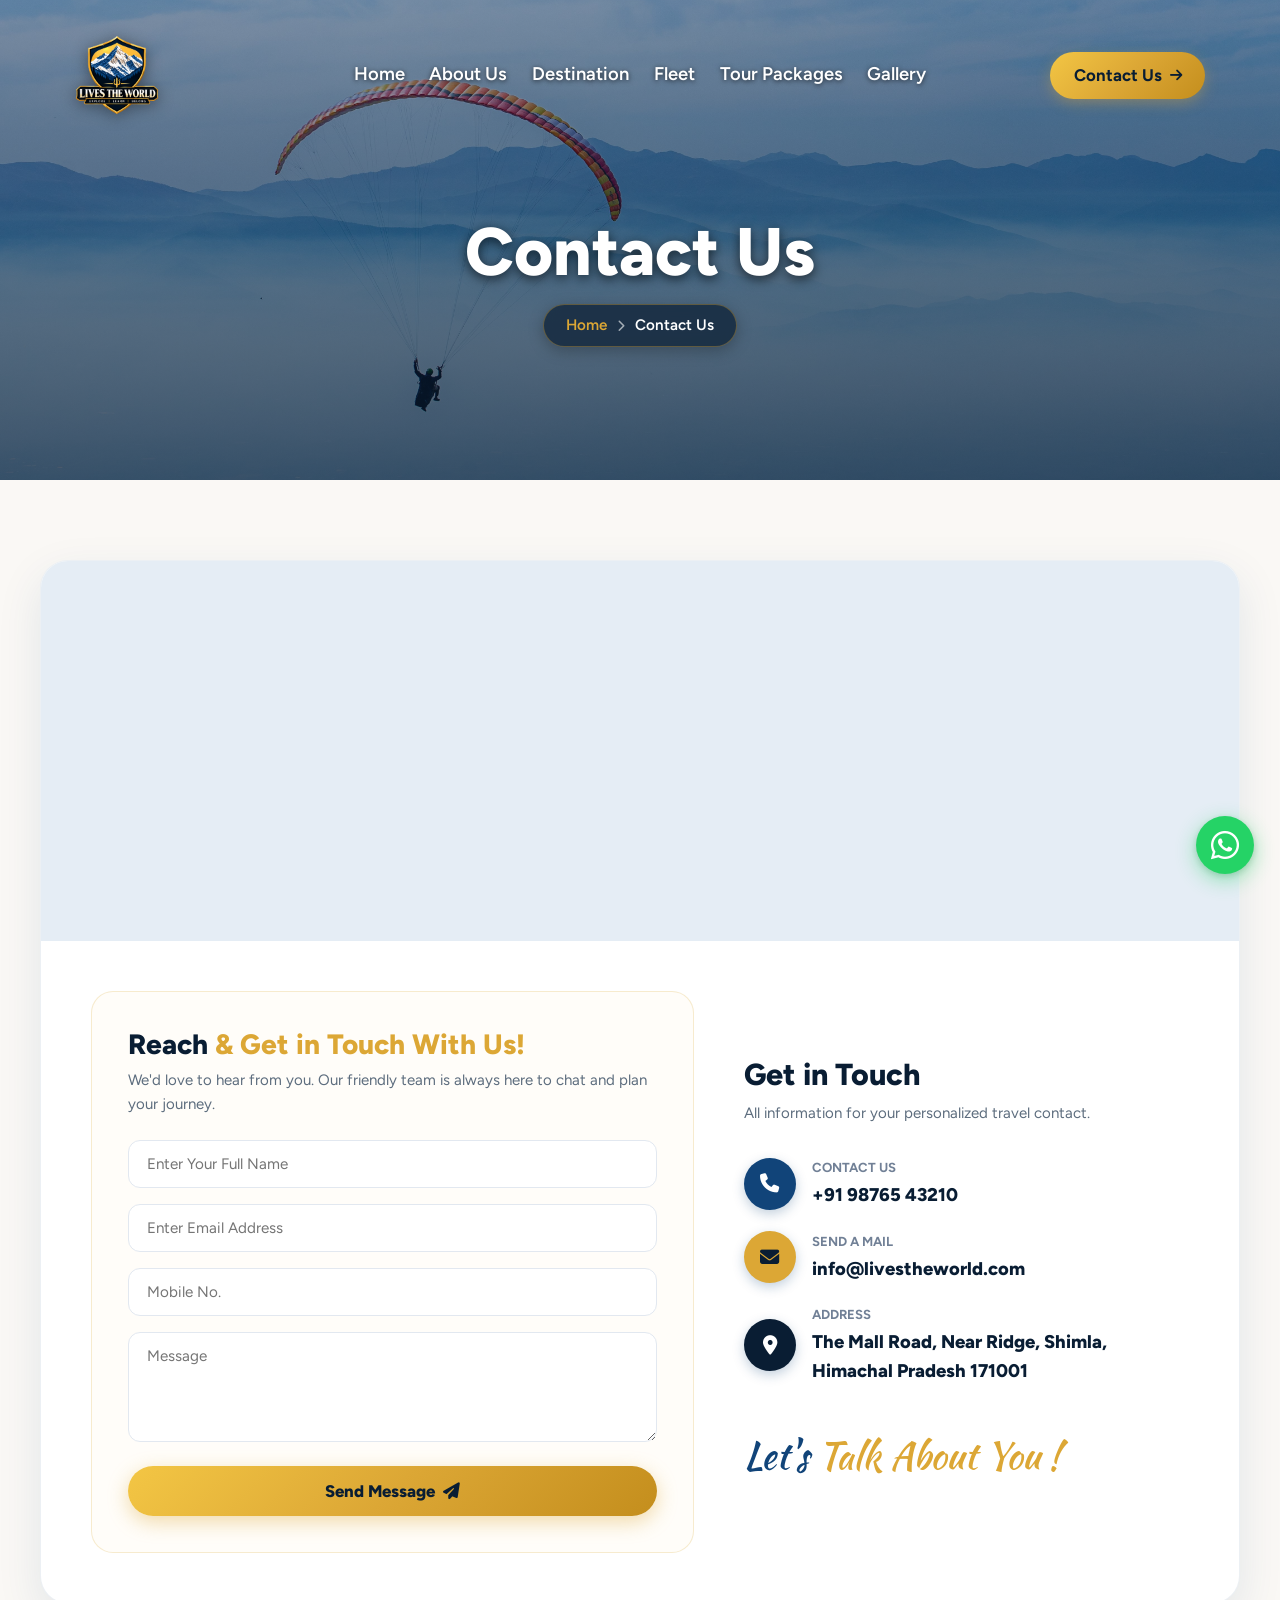
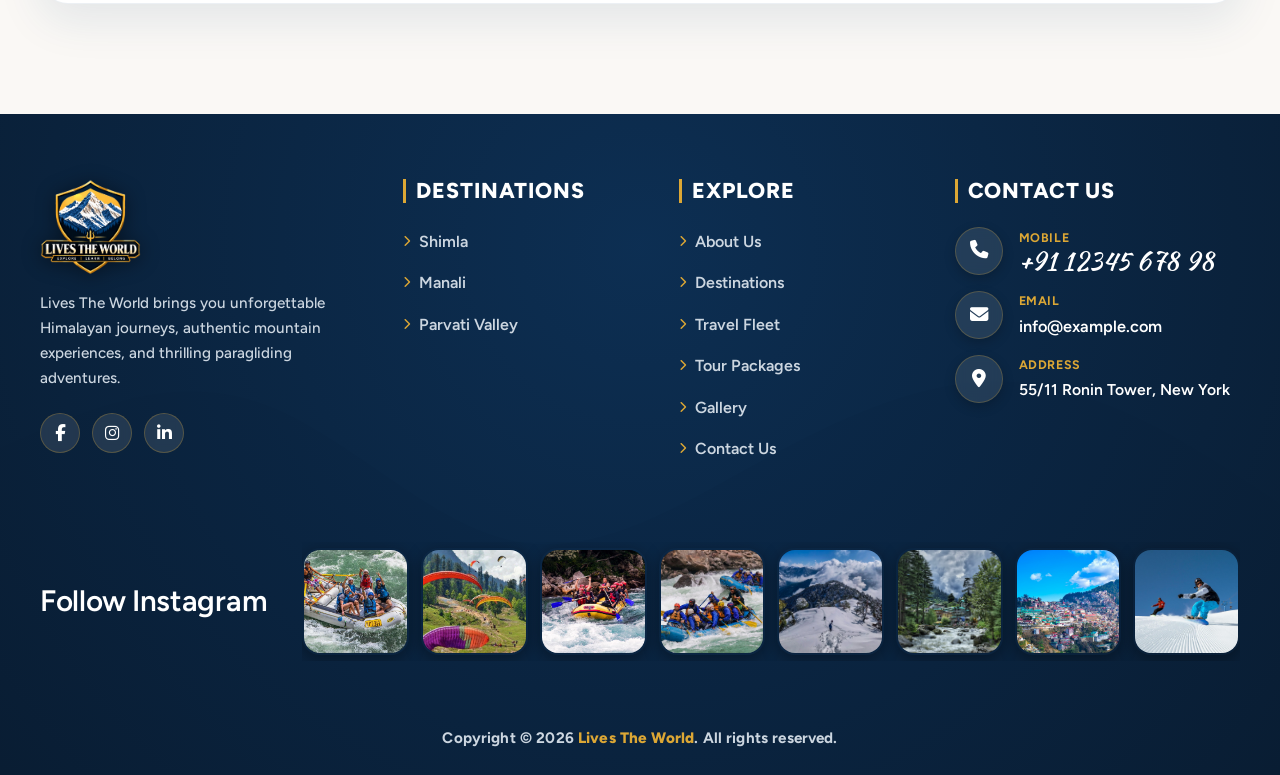
<file: contact.html>
<!DOCTYPE html>
<html lang="en">

<head>
  <meta charset="UTF-8">
  <meta name="viewport" content="width=device-width, initial-scale=1.0">
  <title>Contact Us - Lives The World Travel Planning</title>
  <meta name="description"
    content="Get in touch with Lives The World travel experts for customized Himalayan tours, trek bookings, and inquiries.">
  <meta name="keywords" content="Contact Lives The World, Himachal tour inquiry, Manali booking office, Parvati Valley travel support, Shimla package booking">
  <meta name="author" content="Lives The World">
  <meta name="publisher" content="Lives The World">
  <meta name="robots" content="index, follow, max-image-preview:large, max-snippet:-1, max-video-preview:-1">

  <!-- Canonical URL -->
  <link rel="canonical" href="https://livestheworld.in/contact">

  <!-- Open Graph Meta Tags -->
  <meta property="og:locale" content="en_US">
  <meta property="og:type" content="website">
  <meta property="og:title" content="Contact Us - Lives The World Travel Planning">
  <meta property="og:description" content="Get in touch with Lives The World travel experts for customized Himalayan tours, trek bookings, and inquiries.">
  <meta property="og:url" content="https://livestheworld.in/contact">
  <meta property="og:site_name" content="Lives The World">
  <meta property="og:image" content="https://livestheworld.in/assets/images/bg-parvati.jpg">

  <!-- Twitter Card Meta Tags -->
  <meta name="twitter:card" content="summary_large_image">
  <meta name="twitter:title" content="Contact Us - Lives The World Travel Planning">
  <meta name="twitter:description" content="Get in touch with Lives The World travel experts.">
  <meta name="twitter:image" content="https://livestheworld.in/assets/images/bg-parvati.jpg">

      <!-- Favicon -->
  <link rel="icon" type="image/x-icon" href="favicon.ico">
  <link rel="icon" type="image/png" sizes="192x192" href="assets/images/favicon-192x192.png">
  <link rel="icon" type="image/png" sizes="96x96" href="assets/images/favicon-96x96.png">
  <link rel="icon" type="image/png" sizes="48x48" href="assets/images/favicon-48x48.png">
  <link rel="icon" type="image/png" sizes="32x32" href="assets/images/favicon-32x32.png">
  <link rel="icon" type="image/png" sizes="16x16" href="assets/images/favicon-16x16.png">
  <link rel="apple-touch-icon" sizes="180x180" href="assets/images/apple-touch-icon.png">

  <!-- Font Awesome & Bootstrap Icons -->
  <link rel="stylesheet" href="https://cdnjs.cloudflare.com/ajax/libs/font-awesome/6.5.1/css/all.min.css">
  <link rel="stylesheet" href="https://cdn.jsdelivr.net/npm/bootstrap-icons@1.11.3/font/bootstrap-icons.min.css">

  <!-- Google Fonts -->
  <link rel="preconnect" href="https://fonts.googleapis.com">
  <link rel="preconnect" href="https://fonts.gstatic.com" crossorigin>
  <link
    href="https://fonts.googleapis.com/css2?family=Afacad:ital,wght@0,400..700;1,400..700&family=Figtree:ital,wght@0,300..900;1,300..900&family=Kaushan+Script&family=Arizonia&display=swap"
    rel="stylesheet">

  <!-- Main & Responsive Stylesheets -->
  <link rel="stylesheet" href="assets/css/style.css">
  <link rel="stylesheet" href="assets/css/responsive.css">
  <!-- Inner Pages Stylesheet -->
  <link rel="stylesheet" href="assets/css/inner-pages.css">
</head>

<body>

  <!-- ==================== SECTION 1: STICKY NAVIGATION BAR ==================== -->
  <header class="ltw-navbar travlla-navbar" id="siteHeader">
    <div class="navbar-wrapper">
      <div class="navbar-container">

        <!-- Logo Left Side -->
        <a href="index.html" class="brand-logo-link" title="Lives The World">
          <img src="assets/images/logo.png" alt="Lives The World Logo" class="brand-logo-img">
        </a>

        <!-- Menu in the Centre: Home, About Us, Destination, Fleet, Tour Packages, Gallery -->
        <nav class="main-nav" id="mainNav" aria-label="Main Navigation">
          <div class="mobile-nav-header">
            <span class="mobile-nav-brand">Live The <span>World</span></span>
            <button class="mobile-nav-close" id="mobileNavClose" aria-label="Close Navigation Menu">&times;</button>
          </div>
          <div class="mobile-nav-links">
            <a href="index.html" class="nav-link"><i class="fa-solid fa-house"></i> Home</a>
            <a href="about.html" class="nav-link"><i class="fa-solid fa-compass"></i> About Us</a>
            <a href="destinations.html" class="nav-link"><i class="fa-solid fa-mountain-sun"></i> Destination</a>
            <a href="fleet.html" class="nav-link"><i class="fa-solid fa-car-side"></i> Fleet</a>
            <a href="tours.html" class="nav-link"><i class="fa-solid fa-map-location-dot"></i> Tour Packages</a>
            <a href="gallery.html" class="nav-link"><i class="fa-solid fa-images"></i> Gallery</a>
            <a href="contact.html" class="nav-link mobile-only-link active"><i class="fa-solid fa-phone"></i> Contact Us</a>
          </div>
          <div class="mobile-nav-footer">
            <a href="contact.html" class="mobile-cta-btn"><i class="fa-solid fa-phone"></i> Contact Us</a>
            <div class="mobile-nav-contact">
              <i class="fa-solid fa-phone"></i> <a href="tel:+911234567898">+91 12345 678 98</a>
            </div>
          </div>
        </nav>

        <!-- Right Side: Contact Us Button & Mobile Hamburger Toggle Button -->
        <div class="navbar-right-box">
          <a href="contact.html" class="navbar-contact-btn active">
            <span>Contact Us</span>
            <i class="fa-solid fa-arrow-right"></i>
          </a>
          <button class="mobile-nav-toggle" id="mobileNavToggle" aria-label="Toggle navigation menu"
            aria-expanded="false">
            <span class="hamburger-bar"></span>
            <span class="hamburger-bar"></span>
            <span class="hamburger-bar"></span>
          </button>
        </div>

      </div>
    </div>
  </header>

  <!-- Mobile Navigation Backdrop Overlay -->
  <div class="mobile-nav-backdrop" id="mobileNavBackdrop"></div>

  <!-- ==================== SECTION 2: CONTACT US HERO BREADCRUMB BANNER ==================== -->
  <section class="inner-hero-banner" id="contact-hero">
    <div class="inner-hero-content">
      <h1 class="inner-hero-title">Contact Us</h1>
      <div class="inner-breadcrumb">
        <a href="index.html">Home</a>
        <i class="fa-solid fa-chevron-right"></i>
        <span>Contact Us</span>
      </div>
    </div>
  </section>

  <!-- ==================== SECTION 3: CONTACT FORM & BOOKING INFORMATION ==================== -->
  <section class="contact-page-wrapper">
    <div class="site-container">

      <!-- Large Floating Card Container -->
      <div class="contact-main-card">

        <!-- Top Map Section (Shimla / Himalayan Pinpoint) -->
        <div class="contact-map-container">
          <iframe
            src="https://www.google.com/maps/embed?pb=!1m18!1m12!1m3!1d27289.43936528994!2d77.15578762512684!3d31.10481451070742!2m3!1f0!2f0!3f0!3m2!1i1024!2i768!4f13.1!3m3!1m2!1s0x390578e3e35d6e67%3A0x1f7e7ffce9fbaaa!2sShimla%2C%20Himachal%20Pradesh!5e0!3m2!1sen!2sin!4v1700000000000!5m2!1sen!2sin"
            title="Lives The World Headquarters Map" allowfullscreen="" loading="lazy"
            referrerpolicy="no-referrer-when-downgrade">
          </iframe>
        </div>

        <!-- Bottom 2-Column Grid matching Screenshot 5 -->
        <div class="contact-details-grid">

          <!-- Left Column: Inquiry Form -->
          <div class="contact-form-box">
            <div class="contact-form-header">
              <h3>Reach <span>& Get in Touch With Us!</span></h3>
              <p>We'd love to hear from you. Our friendly team is always here to chat and plan your journey.</p>
            </div>

            <form id="contactForm" class="contact-main-form">
              <input type="text" id="contactName" name="name" class="contact-input-field"
                placeholder="Enter Your Full Name " pattern="[A-Za-z\s]+"
                title="Name must contain only alphabets and spaces"
                oninput="this.value = this.value.replace(/[^A-Za-z\s]/g, '');" required>
              <input type="email" id="contactEmail" name="email" class="contact-input-field"
                placeholder="Enter Email Address" required>
              <input type="tel" id="contactMobile" name="mobile" class="contact-input-field" placeholder="Mobile No."
                pattern="[0-9]{10}" maxlength="10" minlength="10" inputmode="numeric"
                title="Please enter a valid 10-digit mobile number"
                oninput="this.value = this.value.replace(/[^0-9]/g, '').slice(0, 10);" required>
              <textarea name="message" class="contact-input-field" placeholder="Message" rows="4" required></textarea>
              <button type="submit" class="contact-submit-btn">Send Message <i
                  class="fa-solid fa-paper-plane"></i></button>
            </form>
          </div>

          <!-- Right Column: Info & Traveler Visual -->
          <div class="contact-info-box">
            <h3>Get in Touch</h3>
            <p class="sub-lead">All information for your personalized travel contact.</p>

            <div class="contact-card-items-stack">
              <!-- Item 1: Phone -->
              <div class="contact-info-tile">
                <div class="contact-tile-icon" style="background: #114479;">
                  <i class="fa-solid fa-phone"></i>
                </div>
                <div class="contact-tile-text">
                  <span>Contact Us</span>
                  <a href="tel:+919876543210">+91 98765 43210</a>
                </div>
              </div>

              <!-- Item 2: Email -->
              <div class="contact-info-tile">
                <div class="contact-tile-icon" style="background: #DCA735; color: #091D33;">
                  <i class="fa-solid fa-envelope"></i>
                </div>
                <div class="contact-tile-text">
                  <span>Send a Mail</span>
                  <a href="mailto:info@livestheworld.com">info@livestheworld.com</a>
                </div>
              </div>

              <!-- Item 3: Address -->
              <div class="contact-info-tile">
                <div class="contact-tile-icon" style="background: #091D33;">
                  <i class="fa-solid fa-location-dot"></i>
                </div>
                <div class="contact-tile-text">
                  <span>Address</span>
                  <p>The Mall Road, Near Ridge, Shimla, Himachal Pradesh 171001</p>
                </div>
              </div>
            </div>

            <!-- "Let's Talk About You!" banner matching Screenshot 5 -->
            <div class="contact-talk-banner">
              <div class="contact-talk-script">
                Let's <span>Talk About You !</span>
              </div>
            </div>

          </div>

        </div>

      </div>

    </div>
  </section>

  <!-- ==================== SECTION 4: SITE FOOTER ==================== -->
  <footer class="site-footer" id="contact">
    <div class="site-container">
      <div class="dz-footer-main-grid">

        <!-- Col 1: Brand Logo & Description -->
        <div class="dz-footer-brand-col">
          <a href="index.html" class="dz-brand-logo-link" title="Lives The World">
            <img src="assets/images/logo.png" alt="Lives The World Logo" class="dz-footer-logo-img">
          </a>
          <p class="dz-brand-slogan-desc">Lives The World brings you unforgettable Himalayan journeys, authentic mountain
            experiences, and thrilling paragliding adventures.</p>
          <div class="dz-social-icons-row">
            <a href="https://facebook.com" target="_blank" rel="noopener noreferrer" aria-label="Facebook"><i
                class="fa-brands fa-facebook-f"></i></a>
            <a href="https://instagram.com" target="_blank" rel="noopener noreferrer" aria-label="Instagram"><i
                class="fa-brands fa-instagram"></i></a>
            <a href="https://linkedin.com" target="_blank" rel="noopener noreferrer" aria-label="LinkedIn"><i
                class="fa-brands fa-linkedin-in"></i></a>
          </div>
        </div>

        <!-- Col 2: DESTINATIONS -->
        <div class="dz-footer-menu-col">
          <h4 class="dz-col-heading">DESTINATIONS</h4>
          <ul class="dz-footer-nav-list">
            <li><a href="shimla-hill-retreat.html"><i class="fa-solid fa-chevron-right"></i> Shimla</a></li>
            <li><a href="manali-mountain-adventure.html"><i class="fa-solid fa-chevron-right"></i> Manali</a></li>
            <li><a href="parvati-valley-escape.html"><i class="fa-solid fa-chevron-right"></i> Parvati Valley</a></li>
          </ul>
        </div>

        <!-- Col 3: EXPLORE -->
        <div class="dz-footer-menu-col">
          <h4 class="dz-col-heading">EXPLORE</h4>
          <ul class="dz-footer-nav-list">
            <li><a href="about.html"><i class="fa-solid fa-chevron-right"></i> About Us</a></li>
            <li><a href="destinations.html"><i class="fa-solid fa-chevron-right"></i> Destinations</a></li>
            <li><a href="fleet.html"><i class="fa-solid fa-chevron-right"></i> Travel Fleet</a></li>
            <li><a href="tours.html"><i class="fa-solid fa-chevron-right"></i> Tour Packages</a></li>
            <li><a href="gallery.html"><i class="fa-solid fa-chevron-right"></i> Gallery</a></li>
            <li><a href="contact.html"><i class="fa-solid fa-chevron-right"></i> Contact Us</a></li>
          </ul>
        </div>

        <!-- Col 4: CONTACT US with Mobile, Email, Address Badges -->
        <div class="dz-footer-contact-col">
          <h4 class="dz-col-heading">CONTACT US</h4>
          <div class="dz-contact-items-stack">
            <!-- Mobile -->
            <div class="dz-contact-badge-item">
              <div class="dz-badge-circle">
                <i class="fa-solid fa-phone"></i>
              </div>
              <div class="dz-badge-content">
                <span class="dz-contact-label">Mobile</span>
                <a href="tel:+911234567898" class="dz-phone-script">+91 12345 678 98</a>
              </div>
            </div>

            <!-- Email -->
            <div class="dz-contact-badge-item">
              <div class="dz-badge-circle">
                <i class="fa-solid fa-envelope"></i>
              </div>
              <div class="dz-badge-content">
                <span class="dz-contact-label">Email</span>
                <a href="mailto:info@example.com" class="dz-email-text">info@example.com</a>
              </div>
            </div>

            <!-- Address -->
            <div class="dz-contact-badge-item">
              <div class="dz-badge-circle">
                <i class="fa-solid fa-location-dot"></i>
              </div>
              <div class="dz-badge-content">
                <span class="dz-contact-label">Address</span>
                <span class="dz-address-text">55/11 Ronin Tower, New York</span>
              </div>
            </div>
          </div>
        </div>

      </div>

      <!-- Follow Instagram Strip from Screenshot 2 -->
      <div class="dz-instagram-row">
        <h3 class="dz-instagram-title">Follow Instagram</h3>
        <div class="dz-instagram-grid">
          <div class="dz-insta-thumb"><img src="assets/images/rafting.jfif" alt="River Rafting Adventure"
              loading="lazy"></div>
          <div class="dz-insta-thumb"><img src="assets/images/paragliding.jpg" alt="Paragliding in Solang Valley"
              loading="lazy"></div>
          <div class="dz-insta-thumb"><img src="assets/images/rafting-img.jfif" alt="White Water River Rapids"
              loading="lazy"></div>
          <div class="dz-insta-thumb"><img src="assets/images/rafting-img-3.jfif" alt="River Expedition Team"
              loading="lazy"></div>
          <div class="dz-insta-thumb"><img src="assets/images/bg-parvati.jpg" alt="Winter Mountain Trek" loading="lazy">
          </div>
          <div class="dz-insta-thumb"><img src="assets/images/Manali.jpg" alt="Manali Valley Riverside" loading="lazy">
          </div>
          <div class="dz-insta-thumb"><img src="assets/images/bg-shimla.jpg" alt="Shimla Hillside Town" loading="lazy">
          </div>
          <div class="dz-insta-thumb"><img src="assets/images/slider.jfif" alt="Snowboarding Alpine Slopes"
              loading="lazy"></div>
        </div>
      </div>

      <!-- Bottom Bar from Screenshot 2: Copyright -->
      <div class="dz-footer-bottom">
        <p class="dz-copyright-text">Copyright © 2026 <span class="dz-highlight-gold">Lives The World</span>. All rights
          reserved.</p>
      </div>
    </div>
  </footer>

  <!-- Floating WhatsApp Action Button -->
  <a href="https://wa.me/919773546426?text=Hello%20Lives%20The%20World!%20I%20would%20like%20to%20inquire%20about%20a%20tour%20package."
    class="floating-whatsapp-btn" target="_blank" rel="noopener noreferrer" aria-label="Chat with us on WhatsApp"
    title="Chat on WhatsApp">
    <i class="fa-brands fa-whatsapp"></i>
    <span class="whatsapp-tooltip">Chat with us</span>
  </a>

  <script src="assets/js/main.js"></script>
</body>

</html>
</file>
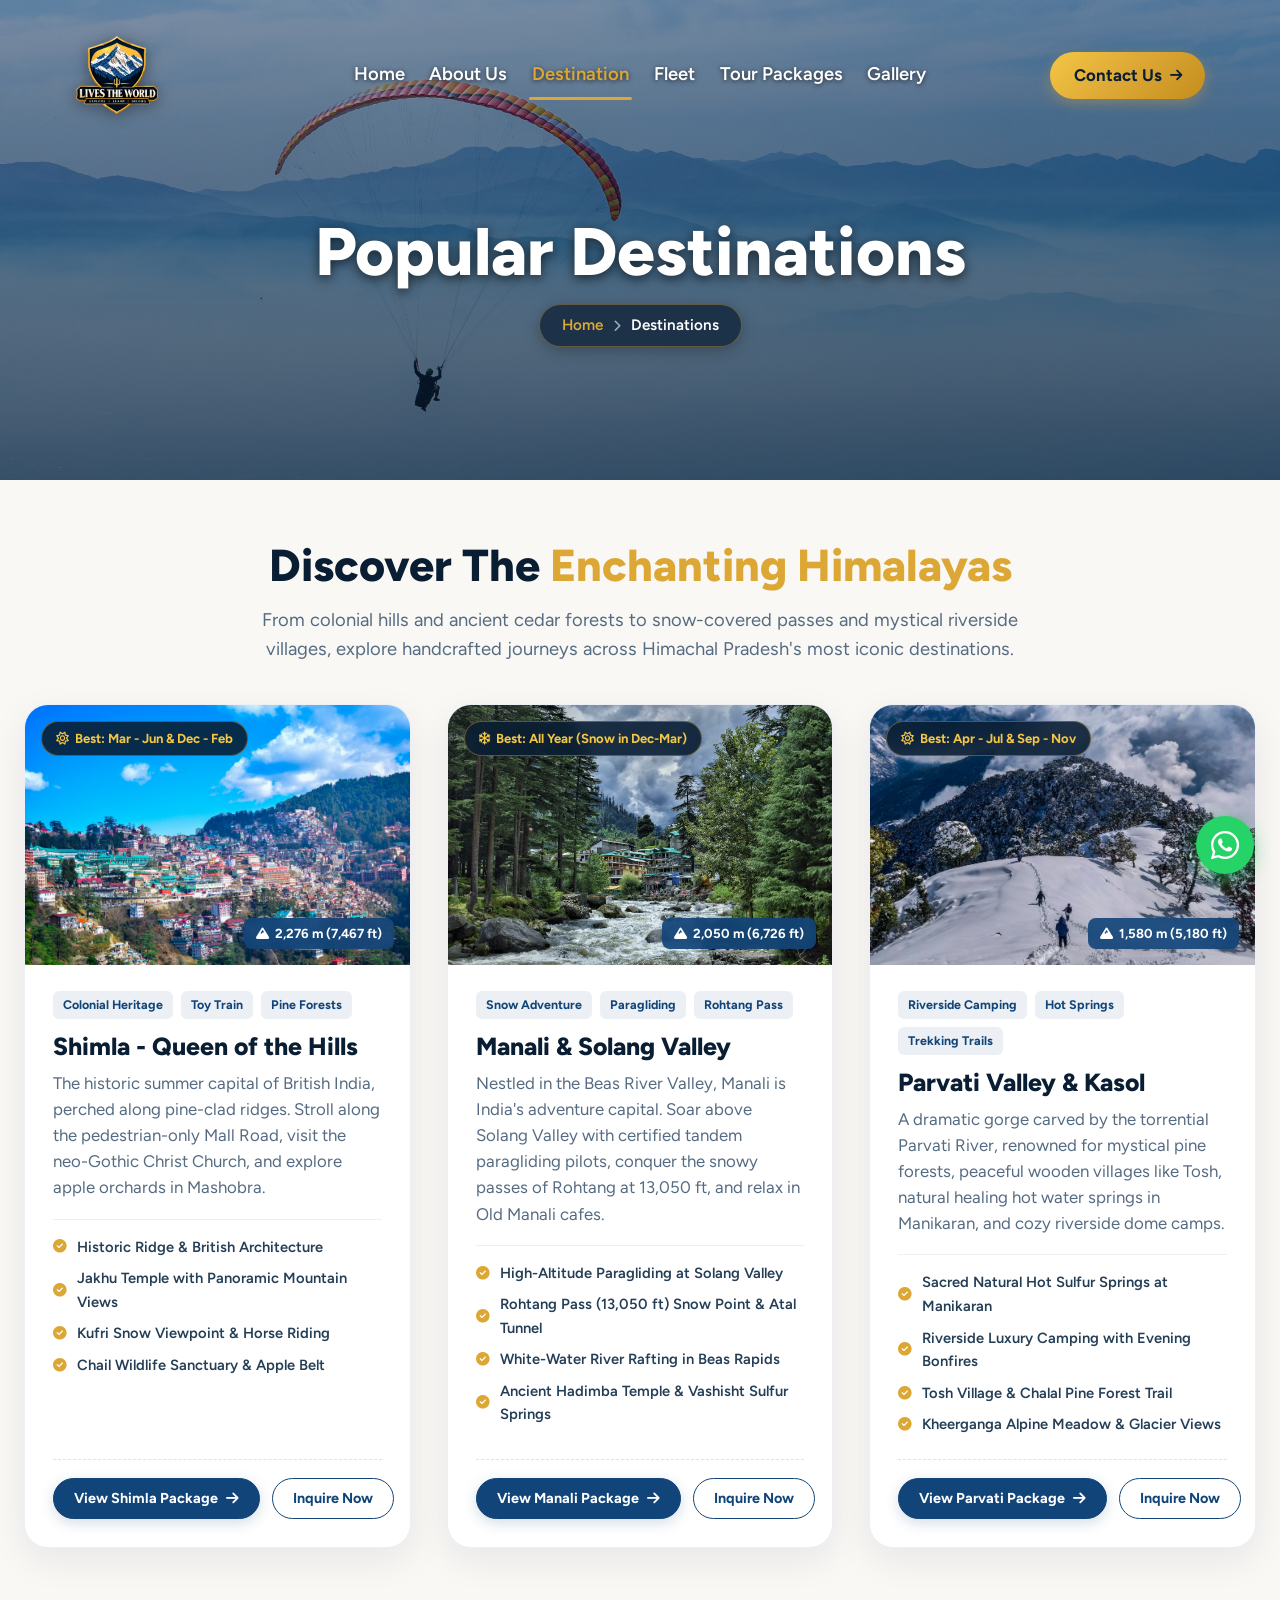
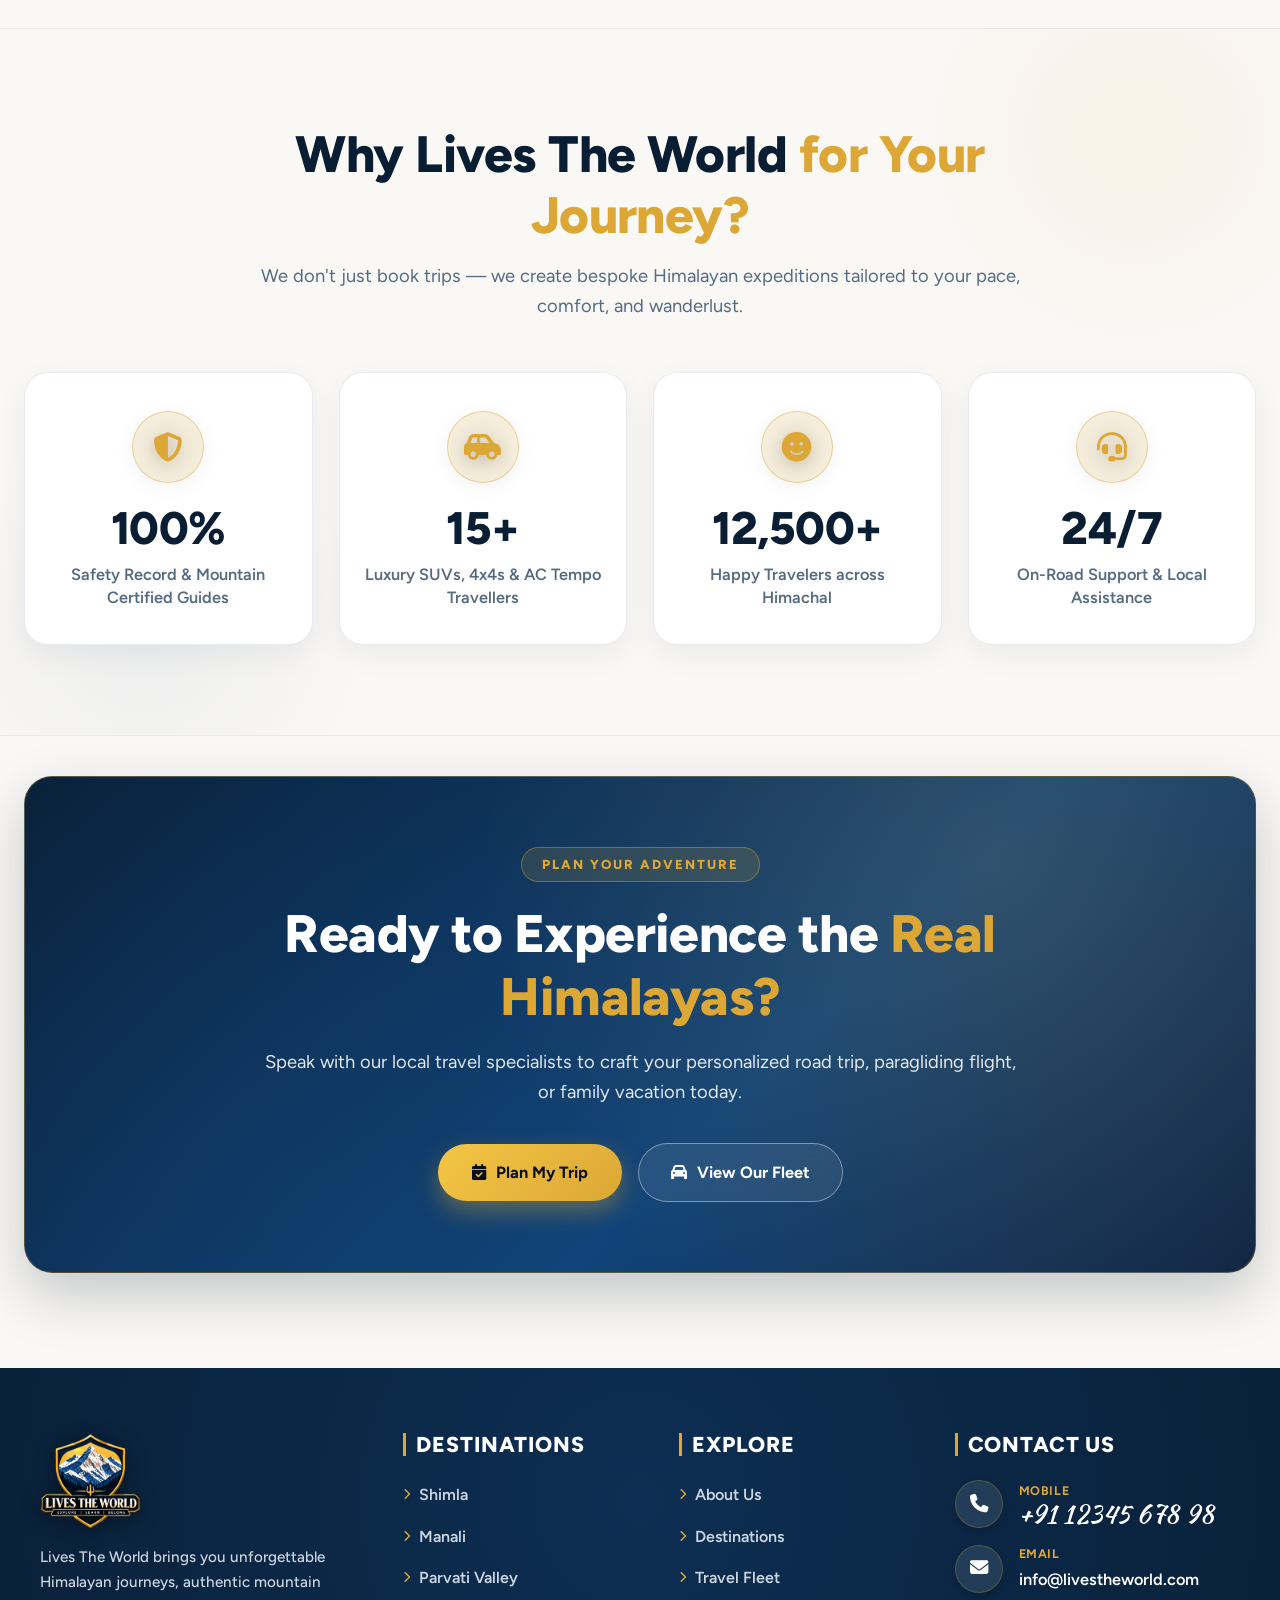
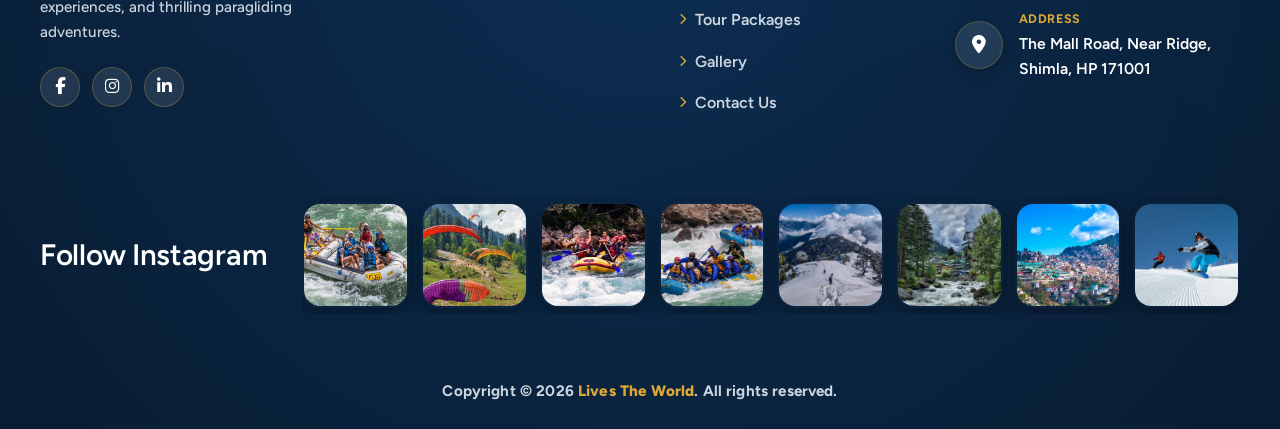
<file: destinations.html>
<!DOCTYPE html>
<html lang="en">

<head>
  <meta charset="UTF-8">
  <meta name="viewport" content="width=device-width, initial-scale=1.0">
  <title>Destinations - Lives The World Himalayan Holidays</title>
  <meta name="description"
    content="Explore popular Himalayan destinations with Lives The World: Shimla, Manali, Solang Valley, Parvati Valley, Kasol, and Tosh.">
  <meta name="keywords" content="Himachal destinations, Manali sightseeing, Parvati Valley trip, Shimla holiday, Kasol travel, Lives The World">
  <meta name="author" content="Lives The World">
  <meta name="publisher" content="Lives The World">
  <meta name="robots" content="index, follow, max-image-preview:large, max-snippet:-1, max-video-preview:-1">

  <!-- Canonical URL -->
  <link rel="canonical" href="https://livestheworld.in/destinations">

  <!-- Open Graph Meta Tags -->
  <meta property="og:locale" content="en_US">
  <meta property="og:type" content="website">
  <meta property="og:title" content="Destinations - Lives The World Himalayan Holidays">
  <meta property="og:description" content="Explore popular Himalayan destinations with Lives The World: Shimla, Manali, and Parvati Valley.">
  <meta property="og:url" content="https://livestheworld.in/destinations">
  <meta property="og:site_name" content="Lives The World">
  <meta property="og:image" content="https://livestheworld.in/assets/images/bg-shimla.jpg">

  <!-- Twitter Card Meta Tags -->
  <meta name="twitter:card" content="summary_large_image">
  <meta name="twitter:title" content="Destinations - Lives The World Himalayan Holidays">
  <meta name="twitter:description" content="Explore popular Himalayan destinations with Lives The World.">
  <meta name="twitter:image" content="https://livestheworld.in/assets/images/bg-shimla.jpg">

      <!-- Favicon -->
  <link rel="icon" type="image/x-icon" href="favicon.ico">
  <link rel="icon" type="image/png" sizes="192x192" href="assets/images/favicon-192x192.png">
  <link rel="icon" type="image/png" sizes="96x96" href="assets/images/favicon-96x96.png">
  <link rel="icon" type="image/png" sizes="48x48" href="assets/images/favicon-48x48.png">
  <link rel="icon" type="image/png" sizes="32x32" href="assets/images/favicon-32x32.png">
  <link rel="icon" type="image/png" sizes="16x16" href="assets/images/favicon-16x16.png">
  <link rel="apple-touch-icon" sizes="180x180" href="assets/images/apple-touch-icon.png">

  <!-- Font Awesome & Bootstrap Icons -->
  <link rel="stylesheet" href="https://cdnjs.cloudflare.com/ajax/libs/font-awesome/6.5.1/css/all.min.css">
  <link rel="stylesheet" href="https://cdn.jsdelivr.net/npm/bootstrap-icons@1.11.3/font/bootstrap-icons.min.css">

  <!-- Google Fonts -->
  <link rel="preconnect" href="https://fonts.googleapis.com">
  <link rel="preconnect" href="https://fonts.gstatic.com" crossorigin>
  <link
    href="https://fonts.googleapis.com/css2?family=Afacad:ital,wght@0,400..700;1,400..700&family=Figtree:ital,wght@0,300..900;1,300..900&family=Kaushan+Script&family=Arizonia&display=swap"
    rel="stylesheet">

  <!-- Main Stylesheet -->
  <link rel="stylesheet" href="assets/css/style.css">
  <!-- Responsive Stylesheet -->
  <link rel="stylesheet" href="assets/css/responsive.css">
  <!-- Inner Pages Stylesheet -->
  <link rel="stylesheet" href="assets/css/inner-pages.css">
</head>

<body>
  <!-- ==================== SECTION 1: STICKY NAVIGATION BAR ==================== -->
  <header class="ltw-navbar travlla-navbar" id="siteHeader">
    <div class="navbar-wrapper">
      <div class="navbar-container">

        <!-- Logo Left Side -->
        <a href="index.html" class="brand-logo-link" title="Lives The World">
          <img src="assets/images/logo.png" alt="Lives The World Logo" class="brand-logo-img">
        </a>

        <!-- Menu in the Centre: Home, About Us, Destination, Fleet, Tour Packages, Gallery -->
        <nav class="main-nav" id="mainNav" aria-label="Main Navigation">
          <div class="mobile-nav-header">
            <img src="assets/images/logo.png" alt="Lives The World Logo" class="brand-logo-img" style="height: 48px; width: auto;">
            <button class="mobile-nav-close" id="mobileNavClose" aria-label="Close Navigation Menu">&times;</button>
          </div>
          <div class="mobile-nav-links">
            <a href="index.html" class="nav-link"><i class="fa-solid fa-house"></i> Home</a>
            <a href="about.html" class="nav-link"><i class="fa-solid fa-compass"></i> About Us</a>
            <a href="destinations.html" class="nav-link active"><i class="fa-solid fa-mountain-sun"></i> Destination</a>
            <a href="fleet.html" class="nav-link"><i class="fa-solid fa-car-side"></i> Fleet</a>
            <a href="tours.html" class="nav-link"><i class="fa-solid fa-map-location-dot"></i> Tour Packages</a>
            <a href="gallery.html" class="nav-link"><i class="fa-solid fa-images"></i> Gallery</a>
            <a href="contact.html" class="nav-link mobile-only-link"><i class="fa-solid fa-phone"></i> Contact Us</a>
          </div>
          <div class="mobile-nav-footer">
            <a href="contact.html" class="mobile-cta-btn"><i class="fa-solid fa-phone"></i> Contact Us</a>
            <div class="mobile-nav-contact">
              <i class="fa-solid fa-phone"></i> <a href="tel:+911234567898">+91 12345 678 98</a>
            </div>
          </div>
        </nav>

        <!-- Right Side: Contact Us Button & Mobile Hamburger Toggle Button -->
        <div class="navbar-right-box">
          <a href="contact.html" class="navbar-contact-btn">
            <span>Contact Us</span>
            <i class="fa-solid fa-arrow-right"></i>
          </a>
          <button class="mobile-nav-toggle" id="mobileNavToggle" aria-label="Toggle navigation menu"
            aria-expanded="false">
            <span class="hamburger-bar"></span>
            <span class="hamburger-bar"></span>
            <span class="hamburger-bar"></span>
          </button>
        </div>

      </div>
    </div>
  </header>

  <!-- Mobile Navigation Backdrop Overlay -->
  <div class="mobile-nav-backdrop" id="mobileNavBackdrop"></div>

  <!-- ==================== SECTION 2: HERO BREADCRUMB BANNER ==================== -->
  <section class="inner-hero-banner" id="destinations-hero">
    <div class="inner-hero-content">
      <h1 class="inner-hero-title">Popular Destinations</h1>
      <div class="inner-breadcrumb">
        <a href="index.html">Home</a>
        <i class="fa-solid fa-chevron-right"></i>
        <span>Destinations</span>
      </div>
    </div>
  </section>

  <!-- ==================== SECTION 3: INTRO SECTION ==================== -->
  <section class="dest-intro-section">
    <div class="dest-intro-content">
      <h2>Discover The <span>Enchanting Himalayas</span></h2>
      <p>From colonial hills and ancient cedar forests to snow-covered passes and mystical riverside villages, explore
        handcrafted journeys across Himachal Pradesh's most iconic destinations.</p>
    </div>
  </section>

  <!-- ==================== SECTION 4: DESTINATIONS CARDS GRID ==================== -->
  <section class="dest-cards-section">
    <div class="dest-cards-container">

      <!-- Destination 1: Shimla -->
      <article class="dest-card" id="shimla" data-category="shimla">
        <div class="dest-card-media">
          <img src="assets/images/bg-shimla.jpg" alt="Shimla British Colonial Ridge and Mall Road" loading="lazy">
          <span class="dest-season-badge"><i class="fa-regular fa-sun"></i> Best: Mar - Jun & Dec - Feb</span>
          <span class="dest-altitude-badge"><i class="fa-solid fa-mountain"></i> 2,276 m (7,467 ft)</span>
        </div>
        <div class="dest-card-body">
          <div class="dest-card-tag-row">
            <span class="dest-tag">Colonial Heritage</span>
            <span class="dest-tag">Toy Train</span>
            <span class="dest-tag">Pine Forests</span>
          </div>
          <h3 class="dest-card-title">Shimla - Queen of the Hills</h3>
          <p class="dest-card-desc">The historic summer capital of British India, perched along pine-clad ridges. Stroll
            along the pedestrian-only Mall Road, visit the neo-Gothic Christ Church, and explore apple orchards in
            Mashobra.</p>
          <ul class="dest-card-highlights">
            <li><i class="fa-solid fa-circle-check"></i> Historic Ridge & British Architecture</li>
            <li><i class="fa-solid fa-circle-check"></i> Jakhu Temple with Panoramic Mountain Views</li>
            <li><i class="fa-solid fa-circle-check"></i> Kufri Snow Viewpoint & Horse Riding</li>
            <li><i class="fa-solid fa-circle-check"></i> Chail Wildlife Sanctuary & Apple Belt</li>
          </ul>
          <div class="dest-card-actions">
            <a href="shimla-hill-retreat.html" class="btn-dest-explore">View Shimla Package <i
                class="fa-solid fa-arrow-right"></i></a>
            <a href="https://wa.me/919773546426?text=Hello%20Live%20The%20World%20Team!%20I%20would%20like%20to%20inquire%20about%20the%20Shimla%20destination%20tour." class="btn-dest-book" target="_blank" rel="noopener noreferrer">Inquire Now</a>
          </div>
        </div>
      </article>

      <!-- Destination 2: Manali & Solang Valley -->
      <article class="dest-card" id="manali" data-category="manali">
        <div class="dest-card-media">
          <img src="assets/images/Manali.jpg" alt="Manali Snow Mountains and Beas River" loading="lazy">
          <span class="dest-season-badge"><i class="fa-regular fa-snowflake"></i> Best: All Year (Snow in
            Dec-Mar)</span>
          <span class="dest-altitude-badge"><i class="fa-solid fa-mountain"></i> 2,050 m (6,726 ft)</span>
        </div>
        <div class="dest-card-body">
          <div class="dest-card-tag-row">
            <span class="dest-tag">Snow Adventure</span>
            <span class="dest-tag">Paragliding</span>
            <span class="dest-tag">Rohtang Pass</span>
          </div>
          <h3 class="dest-card-title">Manali & Solang Valley</h3>
          <p class="dest-card-desc">Nestled in the Beas River Valley, Manali is India's adventure capital. Soar above
            Solang Valley with certified tandem paragliding pilots, conquer the snowy passes of Rohtang at 13,050 ft,
            and relax in Old Manali cafes.</p>
          <ul class="dest-card-highlights">
            <li><i class="fa-solid fa-circle-check"></i> High-Altitude Paragliding at Solang Valley</li>
            <li><i class="fa-solid fa-circle-check"></i> Rohtang Pass (13,050 ft) Snow Point & Atal Tunnel</li>
            <li><i class="fa-solid fa-circle-check"></i> White-Water River Rafting in Beas Rapids</li>
            <li><i class="fa-solid fa-circle-check"></i> Ancient Hadimba Temple & Vashisht Sulfur Springs</li>
          </ul>
          <div class="dest-card-actions">
            <a href="manali-mountain-adventure.html" class="btn-dest-explore">View Manali Package <i
                class="fa-solid fa-arrow-right"></i></a>
            <a href="https://wa.me/919773546426?text=Hello%20Live%20The%20World%20Team!%20I%20would%20like%20to%20inquire%20about%20the%20Manali%20and%20Solang%20Valley%20destination%20tour." class="btn-dest-book" target="_blank" rel="noopener noreferrer">Inquire Now</a>
          </div>
        </div>
      </article>

      <!-- Destination 3: Parvati Valley & Kasol -->
      <article class="dest-card" id="parvati" data-category="parvati">
        <div class="dest-card-media">
          <img src="assets/images/bg-parvati.jpg" alt="Parvati River Rapids and Pine Slopes" loading="lazy">
          <span class="dest-season-badge"><i class="fa-regular fa-sun"></i> Best: Apr - Jul & Sep - Nov</span>
          <span class="dest-altitude-badge"><i class="fa-solid fa-mountain"></i> 1,580 m (5,180 ft)</span>
        </div>
        <div class="dest-card-body">
          <div class="dest-card-tag-row">
            <span class="dest-tag">Riverside Camping</span>
            <span class="dest-tag">Hot Springs</span>
            <span class="dest-tag">Trekking Trails</span>
          </div>
          <h3 class="dest-card-title">Parvati Valley & Kasol</h3>
          <p class="dest-card-desc">A dramatic gorge carved by the torrential Parvati River, renowned for mystical pine
            forests, peaceful wooden villages like Tosh, natural healing hot water springs in Manikaran, and cozy
            riverside dome camps.</p>
          <ul class="dest-card-highlights">
            <li><i class="fa-solid fa-circle-check"></i> Sacred Natural Hot Sulfur Springs at Manikaran</li>
            <li><i class="fa-solid fa-circle-check"></i> Riverside Luxury Camping with Evening Bonfires</li>
            <li><i class="fa-solid fa-circle-check"></i> Tosh Village & Chalal Pine Forest Trail</li>
            <li><i class="fa-solid fa-circle-check"></i> Kheerganga Alpine Meadow & Glacier Views</li>
          </ul>
          <div class="dest-card-actions">
            <a href="parvati-valley-escape.html" class="btn-dest-explore">View Parvati Package <i
                class="fa-solid fa-arrow-right"></i></a>
            <a href="https://wa.me/919773546426?text=Hello%20Live%20The%20World%20Team!%20I%20would%20like%20to%20inquire%20about%20the%20Parvati%20Valley%20and%20Kasol%20destination%20tour." class="btn-dest-book" target="_blank" rel="noopener noreferrer">Inquire Now</a>
          </div>
        </div>
      </article>

    </div>
  </section>

  <!-- ==================== SECTION 5: WHY TRAVEL WITH US ==================== -->
  <section class="about-journey-section">
    <div class="about-journey-container">
      <div class="about-journey-header">
        <h2 class="about-journey-title">Why Lives The World <span>for Your Journey?</span></h2>
        <p class="about-journey-subtitle">We don't just book trips — we create bespoke Himalayan expeditions tailored to
          your pace, comfort, and wanderlust.</p>
      </div>

      <div class="about-stats-grid">
        <div class="stat-card">
          <div class="stat-icon-wrap"><i class="fa-solid fa-shield-halved"></i></div>
          <h3 class="stat-number">100%</h3>
          <p class="stat-label">Safety Record & Mountain Certified Guides</p>
        </div>
        <div class="stat-card">
          <div class="stat-icon-wrap"><i class="fa-solid fa-car-side"></i></div>
          <h3 class="stat-number">15+</h3>
          <p class="stat-label">Luxury SUVs, 4x4s & AC Tempo Travellers</p>
        </div>
        <div class="stat-card">
          <div class="stat-icon-wrap"><i class="fa-solid fa-face-smile"></i></div>
          <h3 class="stat-number">12,500+</h3>
          <p class="stat-label">Happy Travelers across Himachal</p>
        </div>
        <div class="stat-card">
          <div class="stat-icon-wrap"><i class="fa-solid fa-headset"></i></div>
          <h3 class="stat-number">24/7</h3>
          <p class="stat-label">On-Road Support & Local Assistance</p>
        </div>
      </div>
    </div>
  </section>

  <!-- ==================== SECTION 6: CTA BANNER ==================== -->
  <section class="about-cta-banner">
    <div class="about-cta-container">
      <div class="about-cta-card">
        <div class="about-cta-content">
          <span class="cta-tag">PLAN YOUR ADVENTURE</span>
          <h2 class="cta-title">Ready to Experience the <span>Real Himalayas?</span></h2>
          <p class="cta-desc">Speak with our local travel specialists to craft your personalized road trip, paragliding
            flight, or family vacation today.</p>
          <div class="cta-actions">
            <a href="contact.html" class="btn-cta-primary"><i class="fa-solid fa-calendar-check"></i> Plan My Trip</a>
            <a href="fleet.html" class="btn-cta-secondary"><i class="fa-solid fa-car"></i> View Our Fleet</a>
          </div>
        </div>
      </div>
    </div>
  </section>

  <!-- ==================== SECTION 7: SITE FOOTER ==================== -->
  <footer class="site-footer" id="contact">
    <div class="site-container">
      <div class="dz-footer-main-grid">

        <!-- Col 1: Brand Logo & Description -->
        <div class="dz-footer-brand-col">
          <a href="index.html" class="dz-brand-logo-link" title="Lives The World">
            <img src="assets/images/logo.png" alt="Lives The World Logo" class="dz-footer-logo-img">
          </a>
          <p class="dz-brand-slogan-desc">Lives The World brings you unforgettable Himalayan journeys, authentic mountain
            experiences, and thrilling paragliding adventures.</p>
          <div class="dz-social-icons-row">
            <a href="https://facebook.com" target="_blank" rel="noopener noreferrer" aria-label="Facebook"><i
                class="fa-brands fa-facebook-f"></i></a>
            <a href="https://instagram.com" target="_blank" rel="noopener noreferrer" aria-label="Instagram"><i
                class="fa-brands fa-instagram"></i></a>
            <a href="https://linkedin.com" target="_blank" rel="noopener noreferrer" aria-label="LinkedIn"><i
                class="fa-brands fa-linkedin-in"></i></a>
          </div>
        </div>

        <!-- Col 2: DESTINATIONS -->
        <div class="dz-footer-menu-col">
          <h4 class="dz-col-heading">DESTINATIONS</h4>
          <ul class="dz-footer-nav-list">
            <li><a href="shimla-hill-retreat.html"><i class="fa-solid fa-chevron-right"></i> Shimla</a></li>
            <li><a href="manali-mountain-adventure.html"><i class="fa-solid fa-chevron-right"></i> Manali</a></li>
            <li><a href="parvati-valley-escape.html"><i class="fa-solid fa-chevron-right"></i> Parvati Valley</a></li>
          </ul>
        </div>

        <!-- Col 3: EXPLORE -->
        <div class="dz-footer-menu-col">
          <h4 class="dz-col-heading">EXPLORE</h4>
          <ul class="dz-footer-nav-list">
            <li><a href="about.html"><i class="fa-solid fa-chevron-right"></i> About Us</a></li>
            <li><a href="destinations.html"><i class="fa-solid fa-chevron-right"></i> Destinations</a></li>
            <li><a href="fleet.html"><i class="fa-solid fa-chevron-right"></i> Travel Fleet</a></li>
            <li><a href="tours.html"><i class="fa-solid fa-chevron-right"></i> Tour Packages</a></li>
            <li><a href="gallery.html"><i class="fa-solid fa-chevron-right"></i> Gallery</a></li>
            <li><a href="contact.html"><i class="fa-solid fa-chevron-right"></i> Contact Us</a></li>
          </ul>
        </div>

        <!-- Col 4: CONTACT US -->
        <div class="dz-footer-contact-col">
          <h4 class="dz-col-heading">CONTACT US</h4>
          <div class="dz-contact-items-stack">
            <!-- Mobile -->
            <div class="dz-contact-badge-item">
              <div class="dz-badge-circle">
                <i class="fa-solid fa-phone"></i>
              </div>
              <div class="dz-badge-content">
                <span class="dz-contact-label">Mobile</span>
                <a href="tel:+911234567898" class="dz-phone-script">+91 12345 678 98</a>
              </div>
            </div>

            <!-- Email -->
            <div class="dz-contact-badge-item">
              <div class="dz-badge-circle">
                <i class="fa-solid fa-envelope"></i>
              </div>
              <div class="dz-badge-content">
                <span class="dz-contact-label">Email</span>
                <a href="mailto:info@livestheworld.com" class="dz-email-text">info@livestheworld.com</a>
              </div>
            </div>

            <!-- Address -->
            <div class="dz-contact-badge-item">
              <div class="dz-badge-circle">
                <i class="fa-solid fa-location-dot"></i>
              </div>
              <div class="dz-badge-content">
                <span class="dz-contact-label">Address</span>
                <span class="dz-address-text">The Mall Road, Near Ridge, Shimla, HP 171001</span>
              </div>
            </div>
          </div>
        </div>

      </div>

      <!-- Follow Instagram Strip -->
      <div class="dz-instagram-row">
        <h3 class="dz-instagram-title">Follow Instagram</h3>
        <div class="dz-instagram-grid">
          <div class="dz-insta-thumb"><img src="assets/images/rafting.jfif" alt="River Rafting Adventure"
              loading="lazy"></div>
          <div class="dz-insta-thumb"><img src="assets/images/paragliding.jpg" alt="Paragliding in Solang Valley"
              loading="lazy"></div>
          <div class="dz-insta-thumb"><img src="assets/images/rafting-img.jfif" alt="White Water River Rapids"
              loading="lazy"></div>
          <div class="dz-insta-thumb"><img src="assets/images/rafting-img-3.jfif" alt="River Expedition Team"
              loading="lazy"></div>
          <div class="dz-insta-thumb"><img src="assets/images/bg-parvati.jpg" alt="Winter Mountain Trek" loading="lazy">
          </div>
          <div class="dz-insta-thumb"><img src="assets/images/Manali.jpg" alt="Manali Valley Riverside" loading="lazy">
          </div>
          <div class="dz-insta-thumb"><img src="assets/images/bg-shimla.jpg" alt="Shimla Hillside Town" loading="lazy">
          </div>
          <div class="dz-insta-thumb"><img src="assets/images/slider.jfif" alt="Snowboarding Alpine Slopes"
              loading="lazy"></div>
        </div>
      </div>

      <!-- Bottom Bar: Copyright -->
      <div class="dz-footer-bottom">
        <p class="dz-copyright-text">Copyright © 2026 <span class="dz-highlight-gold">Lives The World</span>. All rights
          reserved.</p>
      </div>

    </div>
  </footer>

  <!-- Floating WhatsApp Action Button -->
  <a href="https://wa.me/919773546426?text=Hello%20Lives%20The%20World!%20I%20would%20like%20to%20inquire%20about%20a%20destination."
    class="floating-whatsapp-btn" target="_blank" rel="noopener noreferrer" aria-label="Chat with us on WhatsApp"
    title="Chat on WhatsApp">
    <i class="fa-brands fa-whatsapp"></i>
    <span class="whatsapp-tooltip">Chat with us</span>
  </a>

  <!-- JavaScript -->
  <script src="assets/js/main.js"></script>
</body>

</html>
</file>
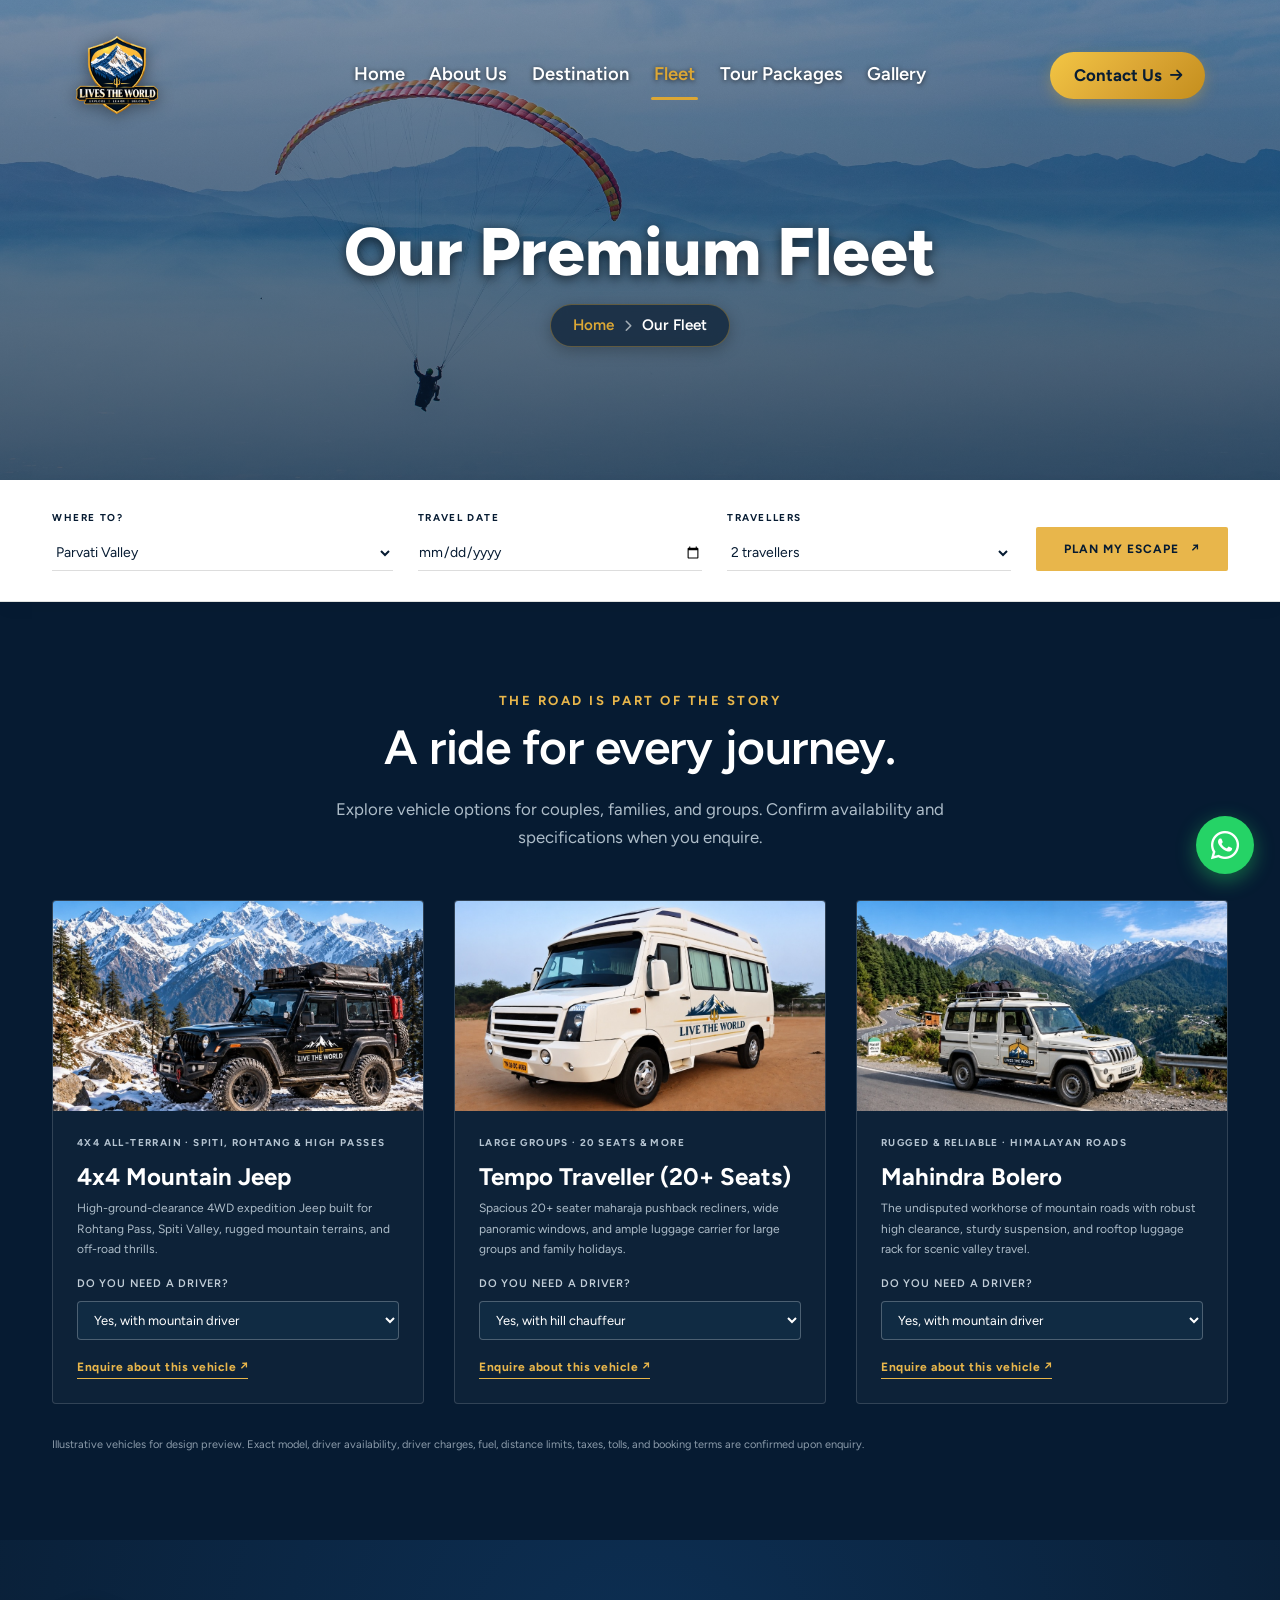
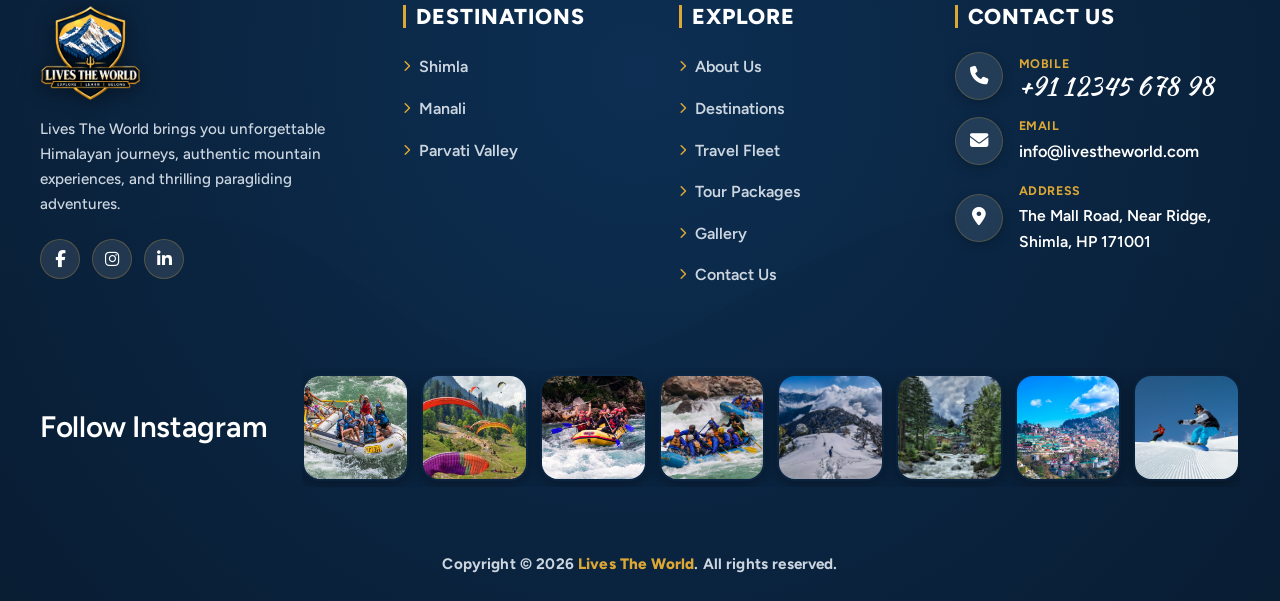
<file: fleet.html>
<!DOCTYPE html>
<html lang="en">

<head>
  <meta charset="UTF-8">
  <meta name="viewport" content="width=device-width, initial-scale=1.0">
  <title>Our Fleet - Lives The World Himalayan Holidays</title>
  <meta name="description"
    content="Discover our mountain travel fleet: 4x4 Jeeps, Mahindra Bolero, and 20+ seater luxury Tempo Travellers for Himachal tours.">
  <meta name="keywords"
    content="Himachal taxi hire, 4x4 Jeep Manali, Mahindra Bolero rental, 20 seater tempo traveller Himachal, luxury mountain cab, Lives The World fleet">
  <meta name="author" content="Lives The World">
  <meta name="publisher" content="Lives The World">
  <meta name="robots" content="index, follow, max-image-preview:large, max-snippet:-1, max-video-preview:-1">

  <!-- Canonical URL -->
  <link rel="canonical" href="https://livestheworld.in/fleet">

  <!-- Open Graph Meta Tags -->
  <meta property="og:locale" content="en_US">
  <meta property="og:type" content="website">
  <meta property="og:title" content="Our Fleet - Lives The World Himalayan Holidays">
  <meta property="og:description"
    content="Discover our mountain travel fleet: 4x4 Jeeps, Mahindra Bolero, and 20+ seater luxury Tempo Travellers.">
  <meta property="og:url" content="https://livestheworld.in/fleet">
  <meta property="og:site_name" content="Lives The World">
  <meta property="og:image" content="https://livestheworld.in/assets/images/jeep.jpg">

  <!-- Twitter Card Meta Tags -->
  <meta name="twitter:card" content="summary_large_image">
  <meta name="twitter:title" content="Our Fleet - Lives The World Himalayan Holidays">
  <meta name="twitter:description" content="Discover our mountain travel fleet for Himachal tours.">
  <meta name="twitter:image" content="https://livestheworld.in/assets/images/jeep.jpg">

  <!-- Favicon -->
  <link rel="icon" type="image/x-icon" href="favicon.ico">
  <link rel="icon" type="image/png" sizes="192x192" href="assets/images/favicon-192x192.png">
  <link rel="icon" type="image/png" sizes="96x96" href="assets/images/favicon-96x96.png">
  <link rel="icon" type="image/png" sizes="48x48" href="assets/images/favicon-48x48.png">
  <link rel="icon" type="image/png" sizes="32x32" href="assets/images/favicon-32x32.png">
  <link rel="icon" type="image/png" sizes="16x16" href="assets/images/favicon-16x16.png">
  <link rel="apple-touch-icon" sizes="180x180" href="assets/images/apple-touch-icon.png">

  <!-- Font Awesome & Bootstrap Icons -->
  <link rel="stylesheet" href="https://cdnjs.cloudflare.com/ajax/libs/font-awesome/6.5.1/css/all.min.css">
  <link rel="stylesheet" href="https://cdn.jsdelivr.net/npm/bootstrap-icons@1.11.3/font/bootstrap-icons.min.css">

  <!-- Google Fonts -->
  <link rel="preconnect" href="https://fonts.googleapis.com">
  <link rel="preconnect" href="https://fonts.gstatic.com" crossorigin>
  <link
    href="https://fonts.googleapis.com/css2?family=DM+Sans:ital,wght@0,400;0,500;0,600;0,700;1,400&family=Playfair+Display:ital,wght@0,400;0,500;0,600;0,700;1,400&family=Afacad:ital,wght@0,400..700;1,400..700&family=Figtree:ital,wght@0,300..900;1,300..900&family=Kaushan+Script&family=Arizonia&display=swap"
    rel="stylesheet">

  <!-- Main Stylesheet -->
  <link rel="stylesheet" href="assets/css/style.css">
  <!-- Responsive Stylesheet -->
  <link rel="stylesheet" href="assets/css/responsive.css">
  <!-- Inner Pages Stylesheet -->
  <link rel="stylesheet" href="assets/css/inner-pages.css">
</head>

<body>
  <!-- ==================== SECTION 1: STICKY NAVIGATION BAR ==================== -->
  <header class="ltw-navbar travlla-navbar" id="siteHeader">
    <div class="navbar-wrapper">
      <div class="navbar-container">

        <!-- Logo Left Side -->
        <a href="index.html" class="brand-logo-link" title="Lives The World">
          <img src="assets/images/logo.png" alt="Lives The World Logo" class="brand-logo-img">
        </a>

        <!-- Menu in the Centre: Home, About Us, Destination, Fleet, Tour Packages, Gallery -->
        <nav class="main-nav" id="mainNav" aria-label="Main Navigation">
          <div class="mobile-nav-header">
            <span class="mobile-nav-brand">Live The <span>World</span></span>
            <button class="mobile-nav-close" id="mobileNavClose" aria-label="Close Navigation Menu">&times;</button>
          </div>
          <div class="mobile-nav-links">
            <a href="index.html" class="nav-link"><i class="fa-solid fa-house"></i> Home</a>
            <a href="about.html" class="nav-link"><i class="fa-solid fa-compass"></i> About Us</a>
            <a href="destinations.html" class="nav-link"><i class="fa-solid fa-mountain-sun"></i> Destination</a>
            <a href="fleet.html" class="nav-link active"><i class="fa-solid fa-car-side"></i> Fleet</a>
            <a href="tours.html" class="nav-link"><i class="fa-solid fa-map-location-dot"></i> Tour Packages</a>
            <a href="gallery.html" class="nav-link"><i class="fa-solid fa-images"></i> Gallery</a>
            <a href="contact.html" class="nav-link mobile-only-link"><i class="fa-solid fa-phone"></i> Contact Us</a>
          </div>
          <div class="mobile-nav-footer">
            <a href="contact.html" class="mobile-cta-btn"><i class="fa-solid fa-phone"></i> Contact Us</a>
            <div class="mobile-nav-contact">
              <i class="fa-solid fa-phone"></i> <a href="tel:+911234567898">+91 12345 678 98</a>
            </div>
          </div>
        </nav>

        <!-- Right Side: Contact Us Button & Mobile Hamburger Toggle Button -->
        <div class="navbar-right-box">
          <a href="contact.html" class="navbar-contact-btn">
            <span>Contact Us</span>
            <i class="fa-solid fa-arrow-right"></i>
          </a>
          <button class="mobile-nav-toggle" id="mobileNavToggle" aria-label="Toggle navigation menu"
            aria-expanded="false">
            <span class="hamburger-bar"></span>
            <span class="hamburger-bar"></span>
            <span class="hamburger-bar"></span>
          </button>
        </div>

      </div>
    </div>
  </header>

  <!-- Mobile Navigation Backdrop Overlay -->
  <div class="mobile-nav-backdrop" id="mobileNavBackdrop"></div>

  <!-- ==================== SECTION 2: HERO BREADCRUMB BANNER ==================== -->
  <section class="inner-hero-banner" id="fleet-hero">
    <div class="inner-hero-content">
      <h1 class="inner-hero-title">Our Premium Fleet</h1>
      <div class="inner-breadcrumb">
        <a href="index.html">Home</a>
        <i class="fa-solid fa-chevron-right"></i>
        <span>Our Fleet</span>
      </div>
    </div>
  </section>

  <!-- ==================== SECTION 3: TRIP BOOKING SEARCH STRIP ==================== -->
  <section class="booking-strip">
    <div class="fleet-ref-wrap">
      <form id="trip-search-fleet" class="booking-form-strip">
        <div class="field">
          <label for="fleet-where">Where to?</label>
          <select id="fleet-where">
            <option value="Parvati Valley">Parvati Valley</option>
            <option value="Shimla">Shimla</option>
            <option value="Manali">Manali</option>
          </select>
        </div>
        <div class="field">
          <label for="fleet-when">Travel date</label>
          <input id="fleet-when" type="date" required>
        </div>
        <div class="field">
          <label for="fleet-travelers">Travellers</label>
          <select id="fleet-travelers">
            <option value="2 travellers">2 travellers</option>
            <option value="1 traveller">1 traveller</option>
            <option value="3–5 travellers">3–5 travellers</option>
            <option value="6+ travellers">6+ travellers</option>
          </select>
        </div>
        <button type="submit" class="btn-gold-strip">Plan My Escape <span>↗</span></button>
      </form>
    </div>
  </section>


  <!-- ==================== SECTION 5: THE FLEET SHOWCASE ==================== -->
  <section class="section-ref dark-ref" id="fleet">
    <div class="fleet-ref-wrap">
      <div class="heading-ref">
        <div>
          <span class="eyebrow-ref gold-eyebrow">THE ROAD IS PART OF THE STORY</span>
          <h2>A ride for every journey.</h2>
        </div>
        <p>Explore vehicle options for couples, families, and groups. Confirm availability and specifications when you
          enquire.</p>
      </div>

      <div class="fleet-ref-grid" id="fleet-cards">

        <!-- Vehicle 1: 4x4 Mountain Jeep -->
        <article class="vehicle-ref-card">
          <img class="vehicle-photo-ref" src="assets/images/jeep.jpg" alt="4x4 Mountain Jeep" loading="lazy">
          <div class="vehicle-body-ref">
            <small class="vehicle-category-ref">4X4 ALL-TERRAIN · SPITI, ROHTANG &amp; HIGH PASSES</small>
            <h3 class="vehicle-title-ref">4x4 Mountain Jeep</h3>
            <p class="vehicle-desc-ref">High-ground-clearance 4WD expedition Jeep built for Rohtang Pass, Spiti Valley,
              rugged mountain terrains, and off-road thrills.</p>
            <label class="vehicle-driver-ref">Do you need a driver?
              <select id="driver-jeep" aria-label="Driver preference for 4x4 Mountain Jeep">
                <option value="With driver">Yes, with mountain driver</option>
                <option value="Without driver">No, self-drive</option>
              </select>
            </label>
            <button type="button" class="text-link-ref" data-book-vehicle="4x4 Mountain Jeep"
              data-driver-id="driver-jeep">
              Enquire about this vehicle ↗
            </button>
          </div>
        </article>

        <!-- Vehicle 2: Tempo Traveller (20+ Seats) -->
        <article class="vehicle-ref-card">
          <img class="vehicle-photo-ref" src="assets/images/tempo-traveller.jpg"
            alt="Luxury Tempo Traveller (20+ Seats)" loading="lazy">
          <div class="vehicle-body-ref">
            <small class="vehicle-category-ref">LARGE GROUPS · 20 SEATS &amp; MORE</small>
            <h3 class="vehicle-title-ref">Tempo Traveller (20+ Seats)</h3>
            <p class="vehicle-desc-ref">Spacious 20+ seater maharaja pushback recliners, wide panoramic windows, and
              ample luggage carrier for large groups and family holidays.</p>
            <label class="vehicle-driver-ref">Do you need a driver?
              <select id="driver-tempo" aria-label="Driver preference for Tempo Traveller">
                <option value="With driver">Yes, with hill chauffeur</option>
              </select>
            </label>
            <button type="button" class="text-link-ref" data-book-vehicle="Tempo Traveller (20+ Seats)"
              data-driver-id="driver-tempo">
              Enquire about this vehicle ↗
            </button>
          </div>
        </article>

        <!-- Vehicle 3: Mahindra Bolero -->
        <article class="vehicle-ref-card">
          <img class="vehicle-photo-ref" src="assets/images/bolero.jpg" alt="Mahindra Bolero Mountain SUV"
            loading="lazy">
          <div class="vehicle-body-ref">
            <small class="vehicle-category-ref">RUGGED &amp; RELIABLE · HIMALAYAN ROADS</small>
            <h3 class="vehicle-title-ref">Mahindra Bolero</h3>
            <p class="vehicle-desc-ref">The undisputed workhorse of mountain roads with robust high clearance, sturdy
              suspension, and rooftop luggage rack for scenic valley travel.</p>
            <label class="vehicle-driver-ref">Do you need a driver?
              <select id="driver-bolero" aria-label="Driver preference for Mahindra Bolero">
                <option value="With driver">Yes, with mountain driver</option>
                <option value="Without driver">No, without driver</option>
              </select>
            </label>
            <button type="button" class="text-link-ref" data-book-vehicle="Mahindra Bolero"
              data-driver-id="driver-bolero">
              Enquire about this vehicle ↗
            </button>
          </div>
        </article>
      </div>

      <p class="fleet-disclaimer-ref">Illustrative vehicles for design preview. Exact model, driver availability, driver
        charges, fuel, distance limits, taxes, tolls, and booking terms are confirmed upon enquiry.</p>
    </div>
  </section>


  <!-- ==================== SECTION 8: SITE FOOTER ==================== -->
  <footer class="site-footer" id="contact">
    <div class="site-container">
      <div class="dz-footer-main-grid">

        <!-- Col 1: Brand Logo & Description -->
        <div class="dz-footer-brand-col">
          <a href="index.html" class="dz-brand-logo-link" title="Lives The World">
            <img src="assets/images/logo.png" alt="Lives The World Logo" class="dz-footer-logo-img">
          </a>
          <p class="dz-brand-slogan-desc">Lives The World brings you unforgettable Himalayan journeys, authentic
            mountain
            experiences, and thrilling paragliding adventures.</p>
          <div class="dz-social-icons-row">
            <a href="https://facebook.com" target="_blank" rel="noopener noreferrer" aria-label="Facebook"><i
                class="fa-brands fa-facebook-f"></i></a>
            <a href="https://instagram.com" target="_blank" rel="noopener noreferrer" aria-label="Instagram"><i
                class="fa-brands fa-instagram"></i></a>
            <a href="https://linkedin.com" target="_blank" rel="noopener noreferrer" aria-label="LinkedIn"><i
                class="fa-brands fa-linkedin-in"></i></a>
          </div>
        </div>

        <!-- Col 2: DESTINATIONS -->
        <div class="dz-footer-menu-col">
          <h4 class="dz-col-heading">DESTINATIONS</h4>
          <ul class="dz-footer-nav-list">
            <li><a href="shimla-hill-retreat.html"><i class="fa-solid fa-chevron-right"></i> Shimla</a></li>
            <li><a href="manali-mountain-adventure.html"><i class="fa-solid fa-chevron-right"></i> Manali</a></li>
            <li><a href="parvati-valley-escape.html"><i class="fa-solid fa-chevron-right"></i> Parvati Valley</a></li>
          </ul>
        </div>

        <!-- Col 3: EXPLORE -->
        <div class="dz-footer-menu-col">
          <h4 class="dz-col-heading">EXPLORE</h4>
          <ul class="dz-footer-nav-list">
            <li><a href="about.html"><i class="fa-solid fa-chevron-right"></i> About Us</a></li>
            <li><a href="destinations.html"><i class="fa-solid fa-chevron-right"></i> Destinations</a></li>
            <li><a href="fleet.html"><i class="fa-solid fa-chevron-right"></i> Travel Fleet</a></li>
            <li><a href="tours.html"><i class="fa-solid fa-chevron-right"></i> Tour Packages</a></li>
            <li><a href="gallery.html"><i class="fa-solid fa-chevron-right"></i> Gallery</a></li>
            <li><a href="contact.html"><i class="fa-solid fa-chevron-right"></i> Contact Us</a></li>
          </ul>
        </div>

        <!-- Col 4: CONTACT US -->
        <div class="dz-footer-contact-col">
          <h4 class="dz-col-heading">CONTACT US</h4>
          <div class="dz-contact-items-stack">
            <!-- Mobile -->
            <div class="dz-contact-badge-item">
              <div class="dz-badge-circle">
                <i class="fa-solid fa-phone"></i>
              </div>
              <div class="dz-badge-content">
                <span class="dz-contact-label">Mobile</span>
                <a href="tel:+911234567898" class="dz-phone-script">+91 12345 678 98</a>
              </div>
            </div>

            <!-- Email -->
            <div class="dz-contact-badge-item">
              <div class="dz-badge-circle">
                <i class="fa-solid fa-envelope"></i>
              </div>
              <div class="dz-badge-content">
                <span class="dz-contact-label">Email</span>
                <a href="mailto:info@livestheworld.com" class="dz-email-text">info@livestheworld.com</a>
              </div>
            </div>

            <!-- Address -->
            <div class="dz-contact-badge-item">
              <div class="dz-badge-circle">
                <i class="fa-solid fa-location-dot"></i>
              </div>
              <div class="dz-badge-content">
                <span class="dz-contact-label">Address</span>
                <span class="dz-address-text">The Mall Road, Near Ridge, Shimla, HP 171001</span>
              </div>
            </div>
          </div>
        </div>

      </div>

      <!-- Follow Instagram Strip -->
      <div class="dz-instagram-row">
        <h3 class="dz-instagram-title">Follow Instagram</h3>
        <div class="dz-instagram-grid">
          <div class="dz-insta-thumb"><img src="assets/images/rafting.jfif" alt="River Rafting Adventure"
              loading="lazy"></div>
          <div class="dz-insta-thumb"><img src="assets/images/paragliding.jpg" alt="Paragliding in Solang Valley"
              loading="lazy"></div>
          <div class="dz-insta-thumb"><img src="assets/images/rafting-img.jfif" alt="White Water River Rapids"
              loading="lazy"></div>
          <div class="dz-insta-thumb"><img src="assets/images/rafting-img-3.jfif" alt="River Expedition Team"
              loading="lazy"></div>
          <div class="dz-insta-thumb"><img src="assets/images/bg-parvati.jpg" alt="Winter Mountain Trek" loading="lazy">
          </div>
          <div class="dz-insta-thumb"><img src="assets/images/Manali.jpg" alt="Manali Valley Riverside" loading="lazy">
          </div>
          <div class="dz-insta-thumb"><img src="assets/images/bg-shimla.jpg" alt="Shimla Hillside Town" loading="lazy">
          </div>
          <div class="dz-insta-thumb"><img src="assets/images/slider.jfif" alt="Snowboarding Alpine Slopes"
              loading="lazy"></div>
        </div>
      </div>

      <!-- Bottom Bar: Copyright -->
      <div class="dz-footer-bottom">
        <p class="dz-copyright-text">Copyright © 2026 <span class="dz-highlight-gold">Lives The World</span>. All rights
          reserved.</p>
      </div>

    </div>
  </footer>

  <!-- Floating WhatsApp Action Button -->
  <a href="https://wa.me/919773546426?text=Hello%20Lives%20The%20World!%20I%20would%20like%20to%20inquire%20about%20vehicle%20rentals."
    class="floating-whatsapp-btn" target="_blank" rel="noopener noreferrer" aria-label="Chat with us on WhatsApp"
    title="Chat on WhatsApp">
    <i class="fa-brands fa-whatsapp"></i>
    <span class="whatsapp-tooltip">Chat with us</span>
  </a>

  <!-- JavaScript -->
  <script src="assets/js/main.js"></script>
</body>

</html>
</file>
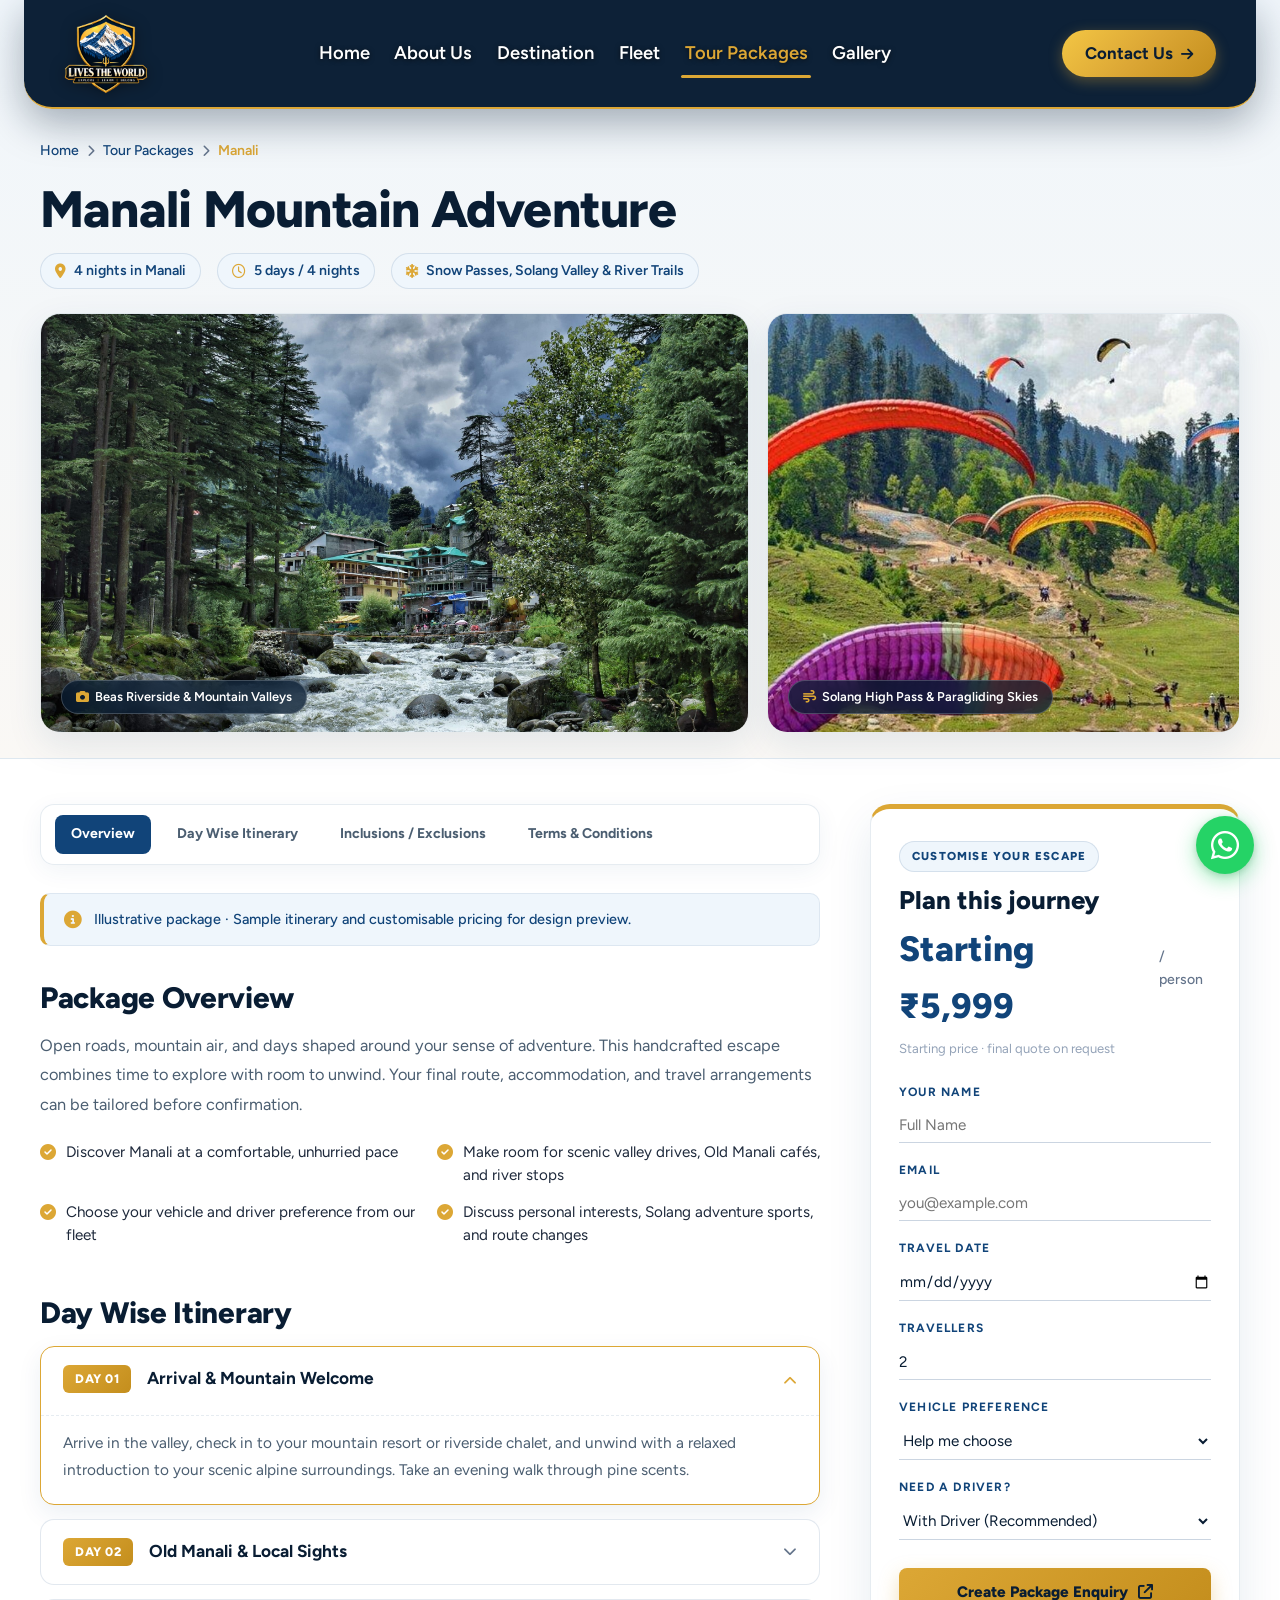
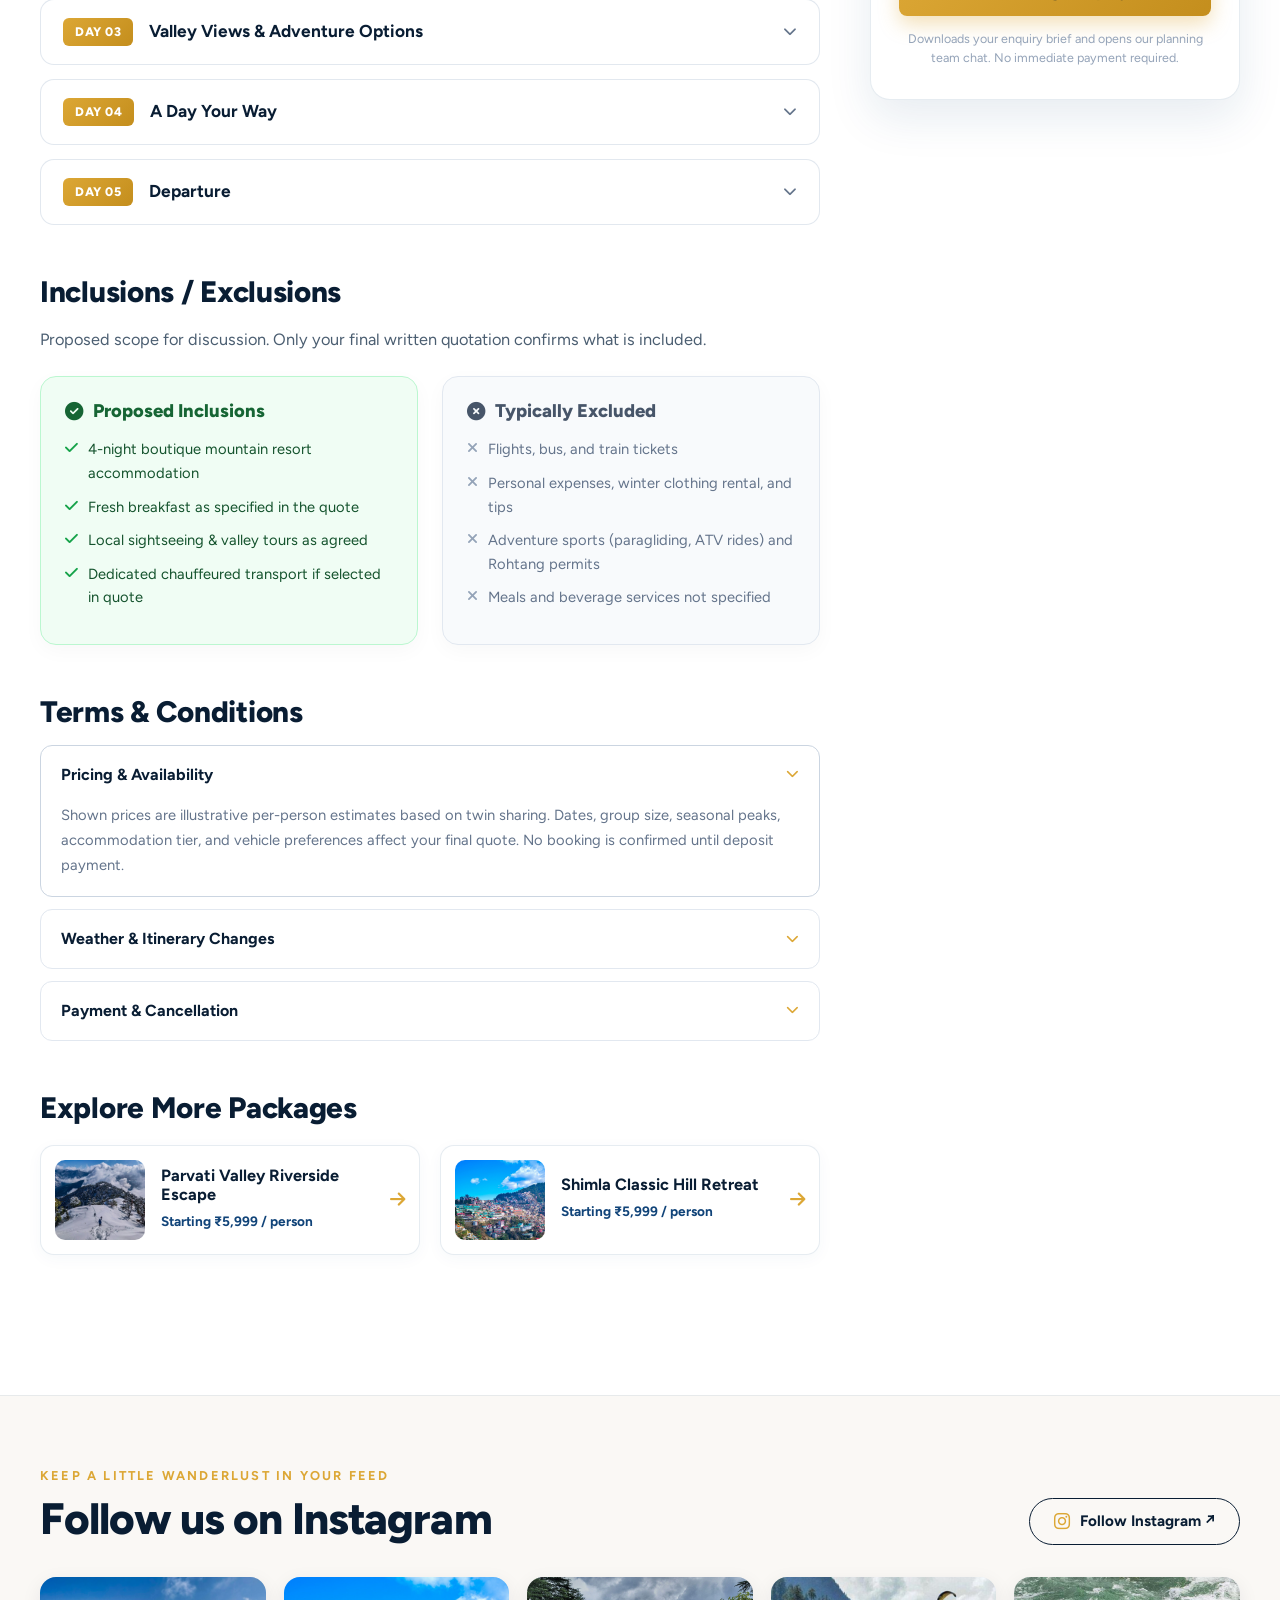
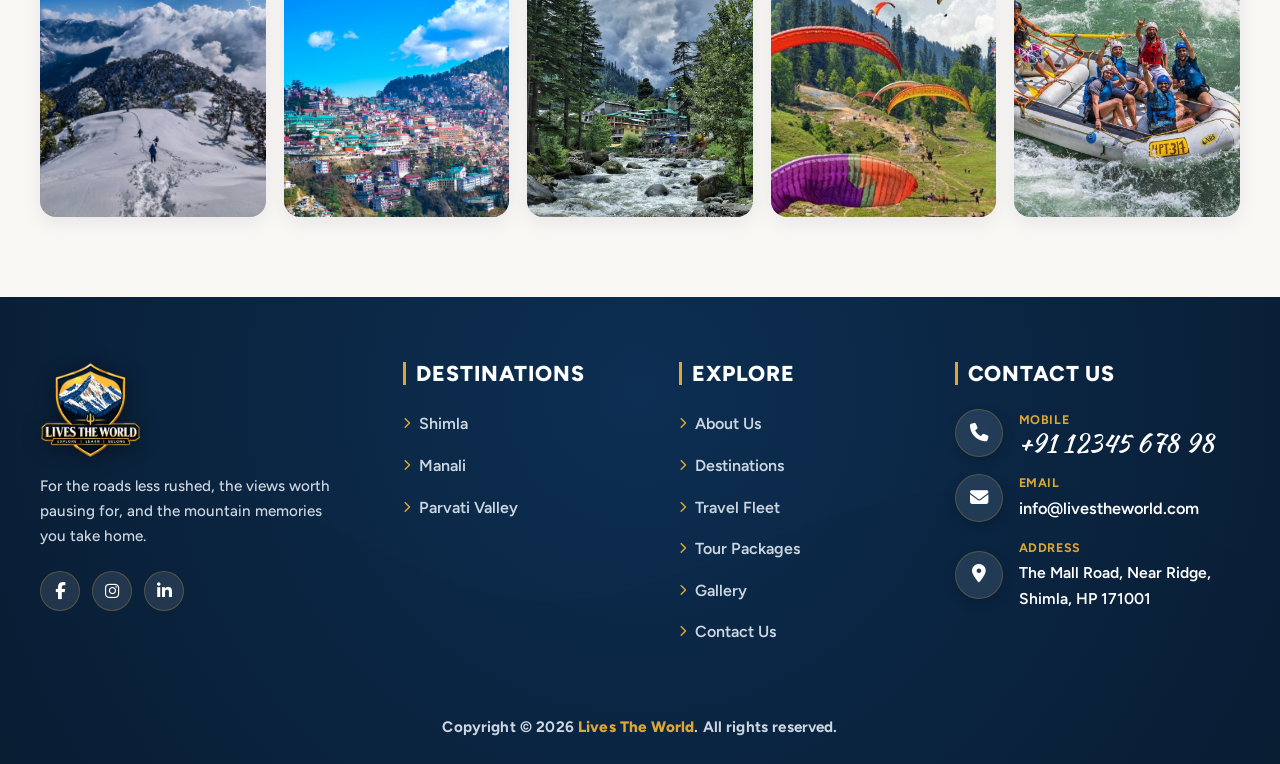
<file: manali-mountain-adventure.html>
<!DOCTYPE html>
<html lang="en">

<head>
  <meta charset="UTF-8">
  <meta name="viewport" content="width=device-width, initial-scale=1.0">
  <title>Manali Mountain Adventure | Lives The World</title>
  <meta name="description"
    content="Experience thrilling alpine adventures, pine-clad valleys, and panoramic snow passes in Manali with handcrafted packages by Lives The World.">
  <meta name="keywords" content="Manali tour package, Solang Valley paragliding, Rohtang Pass adventure, Atal Tunnel tour, Manali trekking holidays">
  <meta name="author" content="Lives The World">
  <meta name="publisher" content="Lives The World">
  <meta name="robots" content="index, follow, max-image-preview:large, max-snippet:-1, max-video-preview:-1">

  <!-- Canonical URL -->
  <link rel="canonical" href="https://livestheworld.in/manali-mountain-adventure">

  <!-- Open Graph Meta Tags -->
  <meta property="og:locale" content="en_US">
  <meta property="og:type" content="article">
  <meta property="og:title" content="Manali Mountain Adventure | Lives The World">
  <meta property="og:description" content="Experience thrilling alpine adventures and snow passes in Manali with Lives The World.">
  <meta property="og:url" content="https://livestheworld.in/manali-mountain-adventure">
  <meta property="og:site_name" content="Lives The World">
  <meta property="og:image" content="https://livestheworld.in/assets/images/Manali.jpg">

  <!-- Twitter Card Meta Tags -->
  <meta name="twitter:card" content="summary_large_image">
  <meta name="twitter:title" content="Manali Mountain Adventure | Lives The World">
  <meta name="twitter:description" content="Experience thrilling alpine adventures in Manali with Lives The World.">
  <meta name="twitter:image" content="https://livestheworld.in/assets/images/Manali.jpg">

      <!-- Favicon -->
  <link rel="icon" type="image/x-icon" href="favicon.ico">
  <link rel="icon" type="image/png" sizes="192x192" href="assets/images/favicon-192x192.png">
  <link rel="icon" type="image/png" sizes="96x96" href="assets/images/favicon-96x96.png">
  <link rel="icon" type="image/png" sizes="48x48" href="assets/images/favicon-48x48.png">
  <link rel="icon" type="image/png" sizes="32x32" href="assets/images/favicon-32x32.png">
  <link rel="icon" type="image/png" sizes="16x16" href="assets/images/favicon-16x16.png">
  <link rel="apple-touch-icon" sizes="180x180" href="assets/images/apple-touch-icon.png">

  <!-- Icons -->
  <link rel="stylesheet" href="https://cdnjs.cloudflare.com/ajax/libs/font-awesome/6.5.1/css/all.min.css">
  <link rel="stylesheet" href="https://cdn.jsdelivr.net/npm/bootstrap-icons@1.11.3/font/bootstrap-icons.min.css">

  <!-- Google Fonts: Afacad & Figtree brand fonts -->
  <link rel="preconnect" href="https://fonts.googleapis.com">
  <link rel="preconnect" href="https://fonts.gstatic.com" crossorigin>
  <link
    href="https://fonts.googleapis.com/css2?family=Afacad:ital,wght@0,400..700;1,400..700&family=Figtree:ital,wght@0,300..900;1,300..900&family=Kaushan+Script&family=Arizonia&display=swap"
    rel="stylesheet">

  <!-- Main Stylesheets -->
  <link rel="stylesheet" href="assets/css/style.css">
  <link rel="stylesheet" href="assets/css/responsive.css">
  <link rel="stylesheet" href="assets/css/inner-pages.css">
</head>

<body class="package-detail-page">
  <!-- ==================== SECTION 1: STICKY NAVIGATION BAR ==================== -->
  <header class="ltw-navbar travlla-navbar" id="siteHeader">
    <div class="navbar-wrapper">
      <div class="navbar-container">

        <!-- Logo Left Side -->
        <a href="index.html" class="brand-logo-link" title="Lives The World">
          <img src="assets/images/logo.png" alt="Lives The World Logo" class="brand-logo-img">
        </a>

        <!-- Menu in the Centre: Home, About Us, Destination, Fleet, Tour Packages, Gallery -->
        <nav class="main-nav" id="mainNav" aria-label="Main Navigation">
          <div class="mobile-nav-header">
            <span class="mobile-nav-brand">Live The <span>World</span></span>
            <button class="mobile-nav-close" id="mobileNavClose" aria-label="Close Navigation Menu">&times;</button>
          </div>
          <div class="mobile-nav-links">
            <a href="index.html" class="nav-link"><i class="fa-solid fa-house"></i> Home</a>
            <a href="about.html" class="nav-link"><i class="fa-solid fa-compass"></i> About Us</a>
            <a href="destinations.html" class="nav-link"><i class="fa-solid fa-mountain-sun"></i> Destination</a>
            <a href="fleet.html" class="nav-link"><i class="fa-solid fa-car-side"></i> Fleet</a>
            <a href="tours.html" class="nav-link active"><i class="fa-solid fa-map-location-dot"></i> Tour Packages</a>
            <a href="gallery.html" class="nav-link"><i class="fa-solid fa-images"></i> Gallery</a>
            <a href="contact.html" class="nav-link mobile-only-link"><i class="fa-solid fa-phone"></i> Contact Us</a>
          </div>
          <div class="mobile-nav-footer">
            <a href="contact.html" class="mobile-cta-btn"><i class="fa-solid fa-phone"></i> Contact Us</a>
            <div class="mobile-nav-contact">
              <i class="fa-solid fa-phone"></i> <a href="tel:+911234567898">+91 12345 678 98</a>
            </div>
          </div>
        </nav>

        <!-- Right Side: Contact Us Button & Mobile Hamburger Toggle Button -->
        <div class="navbar-right-box">
          <a href="contact.html" class="navbar-contact-btn">
            <span>Contact Us</span>
            <i class="fa-solid fa-arrow-right"></i>
          </a>
          <button class="mobile-nav-toggle" id="mobileNavToggle" aria-label="Toggle navigation menu" aria-expanded="false">
            <span class="hamburger-bar"></span>
            <span class="hamburger-bar"></span>
            <span class="hamburger-bar"></span>
          </button>
        </div>

      </div>
    </div>
  </header>

  <!-- Mobile Navigation Backdrop Overlay -->
  <div class="mobile-nav-backdrop" id="mobileNavBackdrop"></div>

  <!-- ==================== SECTION 2: TOUR DETAIL HERO / INTRO ==================== -->
  <section class="package-detail-hero-section">
    <div class="site-container">
      <div class="package-breadcrumbs">
        <a href="index.html">Home</a>
        <i class="fa-solid fa-chevron-right" style="font-size:0.75rem;"></i>
        <a href="tours.html">Tour Packages</a>
        <i class="fa-solid fa-chevron-right" style="font-size:0.75rem;"></i>
        <span>Manali</span>
      </div>

      <h1 class="package-main-heading">Manali Mountain Adventure</h1>

      <div class="package-meta-row">
        <span class="package-meta-pill">
          <i class="fa-solid fa-location-dot"></i> 4 nights in Manali
        </span>
        <span class="package-meta-pill">
          <i class="fa-regular fa-clock"></i> 5 days / 4 nights
        </span>
        <span class="package-meta-pill">
          <i class="fa-solid fa-snowflake"></i> Snow Passes, Solang Valley &amp; River Trails
        </span>
      </div>

      <!-- 2-Photo Collage Layout -->
      <div class="package-photos-grid">
        <div class="package-photo-card">
          <img src="assets/images/Manali.jpg" alt="Manali riverside valley and majestic pine forests" loading="lazy">
          <div class="package-photo-badge">
            <i class="fa-solid fa-camera"></i> Beas Riverside &amp; Mountain Valleys
          </div>
        </div>
        <div class="package-photo-card">
          <img src="assets/images/paragliding.jpg" alt="Solang Valley paragliding over mountain peaks" loading="lazy">
          <div class="package-photo-badge">
            <i class="fa-solid fa-wind"></i> Solang High Pass &amp; Paragliding Skies
          </div>
        </div>
      </div>
    </div>
  </section>

  <!-- ==================== SECTION 3: PACKAGE CONTENT & BOOKING SIDEBAR ==================== -->
  <section class="package-content-section">
    <div class="site-container">
      <div class="package-layout-grid">

        <!-- Left Column: Tabs, Overview, Itinerary, Inclusions, Terms -->
        <div class="package-main-col">

          <!-- Sticky Navigation Tabs -->
          <nav class="package-tabs-bar" aria-label="Tour sections">
            <a href="#overview" class="package-tab-link active">Overview</a>
            <a href="#itinerary" class="package-tab-link">Day Wise Itinerary</a>
            <a href="#inclusions" class="package-tab-link">Inclusions / Exclusions</a>
            <a href="#terms" class="package-tab-link">Terms &amp; Conditions</a>
          </nav>

          <!-- Illustrative Preview Banner -->
          <div class="package-preview-banner">
            <i class="fa-solid fa-circle-info"></i>
            <span>Illustrative package · Sample itinerary and customisable pricing for design preview.</span>
          </div>

          <!-- Overview Block -->
          <article class="package-section-block" id="overview">
            <h2 class="package-section-title">Package Overview</h2>
            <p class="package-section-desc">
              Open roads, mountain air, and days shaped around your sense of adventure. This handcrafted escape combines time to explore with room to unwind. Your final route, accommodation, and travel arrangements can be tailored before confirmation.
            </p>
            <ul class="package-features-list">
              <li><i class="fa-solid fa-circle-check"></i> Discover Manali at a comfortable, unhurried pace</li>
              <li><i class="fa-solid fa-circle-check"></i> Make room for scenic valley drives, Old Manali cafés, and river stops</li>
              <li><i class="fa-solid fa-circle-check"></i> Choose your vehicle and driver preference from our fleet</li>
              <li><i class="fa-solid fa-circle-check"></i> Discuss personal interests, Solang adventure sports, and route changes</li>
            </ul>
          </article>

          <!-- Itinerary Block -->
          <article class="package-section-block" id="itinerary">
            <h2 class="package-section-title">Day Wise Itinerary</h2>
            <div class="itinerary-accordion-wrap">

              <!-- Day 1 -->
              <details open>
                <summary class="itinerary-summary">
                  <span class="itinerary-day-badge">DAY 01</span>
                  <span>Arrival &amp; Mountain Welcome</span>
                  <i class="fa-solid fa-chevron-down itinerary-chevron"></i>
                </summary>
                <div class="itinerary-content">
                  Arrive in the valley, check in to your mountain resort or riverside chalet, and unwind with a relaxed introduction to your scenic alpine surroundings. Take an evening walk through pine scents.
                </div>
              </details>

              <!-- Day 2 -->
              <details>
                <summary class="itinerary-summary">
                  <span class="itinerary-day-badge">DAY 02</span>
                  <span>Old Manali &amp; Local Sights</span>
                  <i class="fa-solid fa-chevron-down itinerary-chevron"></i>
                </summary>
                <div class="itinerary-content">
                  Explore the bohemian lanes of Old Manali, historic Hadimba Temple surrounded by giant deodars, local apple orchards, and artisan cafes at a leisurely pace suited to your group.
                </div>
              </details>

              <!-- Day 3 -->
              <details>
                <summary class="itinerary-summary">
                  <span class="itinerary-day-badge">DAY 03</span>
                  <span>Valley Views &amp; Adventure Options</span>
                  <i class="fa-solid fa-chevron-down itinerary-chevron"></i>
                </summary>
                <div class="itinerary-content">
                  Plan a scenic excursion to Solang Valley or toward Atal Tunnel / Sissu. Optional activities such as tandem paragliding, zorbing, or snow-point visits can be tailored subject to weather and season.
                </div>
              </details>

              <!-- Day 4 -->
              <details>
                <summary class="itinerary-summary">
                  <span class="itinerary-day-badge">DAY 04</span>
                  <span>A Day Your Way</span>
                  <i class="fa-solid fa-chevron-down itinerary-chevron"></i>
                </summary>
                <div class="itinerary-content">
                  Enjoy a free day to relax at your resort, soak in the natural hot springs of Vashisht, browse the Mall Road for handcrafted Kullu shawls, or plan an optional scenic drive with your driver.
                </div>
              </details>

              <!-- Day 5 -->
              <details>
                <summary class="itinerary-summary">
                  <span class="itinerary-day-badge">DAY 05</span>
                  <span>Departure</span>
                  <i class="fa-solid fa-chevron-down itinerary-chevron"></i>
                </summary>
                <div class="itinerary-content">
                  Enjoy a warm mountain breakfast, check out, and begin your return journey with unforgettable memories of the snow peaks and cedar valleys.
                </div>
              </details>

            </div>
          </article>

          <!-- Inclusions / Exclusions Block -->
          <article class="package-section-block" id="inclusions">
            <h2 class="package-section-title">Inclusions / Exclusions</h2>
            <p class="package-section-desc">
              Proposed scope for discussion. Only your final written quotation confirms what is included.
            </p>

            <div class="inclusions-dual-grid">
              <div class="inclusion-card included">
                <h3 class="inclusion-card-title">
                  <i class="fa-solid fa-circle-check"></i> Proposed Inclusions
                </h3>
                <ul class="inclusion-list">
                  <li><i class="fa-solid fa-check"></i> 4-night boutique mountain resort accommodation</li>
                  <li><i class="fa-solid fa-check"></i> Fresh breakfast as specified in the quote</li>
                  <li><i class="fa-solid fa-check"></i> Local sightseeing &amp; valley tours as agreed</li>
                  <li><i class="fa-solid fa-check"></i> Dedicated chauffeured transport if selected in quote</li>
                </ul>
              </div>

              <div class="inclusion-card excluded">
                <h3 class="inclusion-card-title">
                  <i class="fa-solid fa-circle-xmark"></i> Typically Excluded
                </h3>
                <ul class="inclusion-list">
                  <li><i class="fa-solid fa-xmark"></i> Flights, bus, and train tickets</li>
                  <li><i class="fa-solid fa-xmark"></i> Personal expenses, winter clothing rental, and tips</li>
                  <li><i class="fa-solid fa-xmark"></i> Adventure sports (paragliding, ATV rides) and Rohtang permits</li>
                  <li><i class="fa-solid fa-xmark"></i> Meals and beverage services not specified</li>
                </ul>
              </div>
            </div>
          </article>

          <!-- Terms & Conditions Block -->
          <article class="package-section-block" id="terms">
            <h2 class="package-section-title">Terms &amp; Conditions</h2>
            <div class="terms-accordion-wrap">
              <details open>
                <summary>
                  <span>Pricing &amp; Availability</span>
                  <i class="fa-solid fa-chevron-down" style="font-size:0.8rem; color:#DCA735;"></i>
                </summary>
                <div class="terms-content">
                  Shown prices are illustrative per-person estimates based on twin sharing. Dates, group size, seasonal peaks, accommodation tier, and vehicle preferences affect your final quote. No booking is confirmed until deposit payment.
                </div>
              </details>

              <details>
                <summary>
                  <span>Weather &amp; Itinerary Changes</span>
                  <i class="fa-solid fa-chevron-down" style="font-size:0.8rem; color:#DCA735;"></i>
                </summary>
                <div class="terms-content">
                  Mountain journeys are subject to weather, snowfall, and road clearance conditions. Routes and activities may be adjusted for passenger safety and comfort.
                </div>
              </details>

              <details>
                <summary>
                  <span>Payment &amp; Cancellation</span>
                  <i class="fa-solid fa-chevron-down" style="font-size:0.8rem; color:#DCA735;"></i>
                </summary>
                <div class="terms-content">
                  Request the applicable payment schedule and cancellation policy with your final quotation before confirming a trip with Lives The World.
                </div>
              </details>
            </div>
          </article>

          <!-- Explore More Packages Block -->
          <article class="package-section-block">
            <h2 class="package-section-title">Explore More Packages</h2>
            <div class="more-packages-grid">
              <a href="parvati-valley-escape.html" class="more-pkg-card">
                <img src="assets/images/bg-parvati.jpg" alt="Parvati Valley Riverside Escape" class="more-pkg-thumb">
                <div class="more-pkg-info">
                  <h4>Parvati Valley Riverside Escape</h4>
                  <span>Starting ₹5,999 / person</span>
                </div>
                <i class="fa-solid fa-arrow-right more-pkg-arrow"></i>
              </a>

              <a href="shimla-hill-retreat.html" class="more-pkg-card">
                <img src="assets/images/bg-shimla.jpg" alt="Shimla Classic Hill Retreat" class="more-pkg-thumb">
                <div class="more-pkg-info">
                  <h4>Shimla Classic Hill Retreat</h4>
                  <span>Starting ₹5,999 / person</span>
                </div>
                <i class="fa-solid fa-arrow-right more-pkg-arrow"></i>
              </a>
            </div>
          </article>

        </div>

        <!-- Right Column: Sticky Booking Sidebar -->
        <aside class="package-booking-sidebar">
          <span class="sidebar-tag-pill">CUSTOMISE YOUR ESCAPE</span>
          <h3 class="sidebar-form-title">Plan this journey</h3>

          <div class="sidebar-price-row">
            <span class="sidebar-price-amount">Starting ₹5,999</span>
            <span class="sidebar-price-unit">/ person</span>
          </div>
          <p class="sidebar-price-note">Starting price · final quote on request</p>

          <form id="packageEnquiryForm">
            <div class="sidebar-form-field">
              <label for="pkgGuestName">Your Name</label>
              <input type="text" id="pkgGuestName" name="name" required placeholder="Full Name"
                pattern="[A-Za-z\s]+" title="Alphabets and spaces only">
            </div>

            <div class="sidebar-form-field">
              <label for="pkgGuestEmail">Email</label>
              <input type="email" id="pkgGuestEmail" name="email" required placeholder="you@example.com">
            </div>

            <div class="sidebar-form-field">
              <label for="pkgGuestDate">Travel Date</label>
              <input type="date" id="pkgGuestDate" name="date" required>
            </div>

            <div class="sidebar-form-field">
              <label for="pkgGuestCount">Travellers</label>
              <input type="number" id="pkgGuestCount" name="count" min="1" max="50" value="2" required>
            </div>

            <div class="sidebar-form-field">
              <label for="pkgGuestVehicle">Vehicle Preference</label>
              <select id="pkgGuestVehicle" name="vehicle">
                <option value="Help me choose">Help me choose</option>
                <option value="4x4 Mountain Jeep">4x4 Mountain Jeep</option>
                <option value="Tempo Traveller (20+ Seats)">Tempo Traveller (20+ Seats)</option>
                <option value="Mahindra Bolero">Mahindra Bolero</option>
              </select>
            </div>

            <div class="sidebar-form-field">
              <label for="pkgGuestDriver">Need a driver?</label>
              <select id="pkgGuestDriver" name="driver">
                <option value="With Driver">With Driver (Recommended)</option>
                <option value="Without Driver">Without Driver</option>
                <option value="Need Guidance">Need Guidance</option>
              </select>
            </div>

            <button type="submit" class="sidebar-submit-btn">
              <span>Create Package Enquiry</span>
              <i class="fa-solid fa-arrow-up-right-from-square"></i>
            </button>

            <p class="sidebar-footer-note">
              Downloads your enquiry brief and opens our planning team chat. No immediate payment required.
            </p>
          </form>
        </aside>

      </div>
    </div>
  </section>

  <!-- ==================== SECTION 4: FOLLOW INSTAGRAM STRIP ==================== -->
  <section class="insta-section-wrap">
    <div class="site-container">
      <div class="insta-head-row">
        <div>
          <span class="insta-eyebrow">KEEP A LITTLE WANDERLUST IN YOUR FEED</span>
          <h2 class="insta-heading">Follow us on Instagram</h2>
        </div>
        <a href="https://instagram.com" target="_blank" rel="noopener noreferrer" class="btn-insta-follow">
          <i class="fa-brands fa-instagram"></i> Follow Instagram ↗
        </a>
      </div>

      <div class="insta-photos-grid">
        <a href="https://instagram.com" target="_blank" rel="noopener noreferrer" class="insta-tile-item" aria-label="Follow us on Instagram">
          <img src="assets/images/bg-parvati.jpg" alt="Parvati River view" loading="lazy">
          <div class="insta-tile-overlay"><i class="fa-brands fa-instagram"></i></div>
        </a>
        <a href="https://instagram.com" target="_blank" rel="noopener noreferrer" class="insta-tile-item" aria-label="Follow us on Instagram">
          <img src="assets/images/bg-shimla.jpg" alt="Shimla Ridge photo" loading="lazy">
          <div class="insta-tile-overlay"><i class="fa-brands fa-instagram"></i></div>
        </a>
        <a href="https://instagram.com" target="_blank" rel="noopener noreferrer" class="insta-tile-item" aria-label="Follow us on Instagram">
          <img src="assets/images/Manali.jpg" alt="Manali mountain valley" loading="lazy">
          <div class="insta-tile-overlay"><i class="fa-brands fa-instagram"></i></div>
        </a>
        <a href="https://instagram.com" target="_blank" rel="noopener noreferrer" class="insta-tile-item" aria-label="Follow us on Instagram">
          <img src="assets/images/paragliding.jpg" alt="Solang Paragliding flight" loading="lazy">
          <div class="insta-tile-overlay"><i class="fa-brands fa-instagram"></i></div>
        </a>
        <a href="https://instagram.com" target="_blank" rel="noopener noreferrer" class="insta-tile-item" aria-label="Follow us on Instagram">
          <img src="assets/images/rafting.jfif" alt="River Rafting Adventure" loading="lazy">
          <div class="insta-tile-overlay"><i class="fa-brands fa-instagram"></i></div>
        </a>
      </div>
    </div>
  </section>

  <!-- ==================== SECTION 5: SITE FOOTER ==================== -->
  <footer class="site-footer" id="contact">
    <div class="site-container">
      <div class="dz-footer-main-grid">

        <!-- Col 1: Brand Logo & Description -->
        <div class="dz-footer-brand-col">
          <a href="index.html" class="dz-brand-logo-link" title="Lives The World">
            <img src="assets/images/logo.png" alt="Lives The World Logo" class="dz-footer-logo-img">
          </a>
          <p class="dz-brand-slogan-desc">
            For the roads less rushed, the views worth pausing for, and the mountain memories you take home.
          </p>
          <div class="dz-social-icons-row">
            <a href="https://facebook.com" target="_blank" rel="noopener noreferrer" aria-label="Facebook"><i class="fa-brands fa-facebook-f"></i></a>
            <a href="https://instagram.com" target="_blank" rel="noopener noreferrer" aria-label="Instagram"><i class="fa-brands fa-instagram"></i></a>
            <a href="https://linkedin.com" target="_blank" rel="noopener noreferrer" aria-label="LinkedIn"><i class="fa-brands fa-linkedin-in"></i></a>
          </div>
        </div>

        <!-- Col 2: DESTINATIONS -->
        <div class="dz-footer-menu-col">
          <h4 class="dz-col-heading">DESTINATIONS</h4>
          <ul class="dz-footer-nav-list">
            <li><a href="shimla-hill-retreat.html"><i class="fa-solid fa-chevron-right"></i> Shimla</a></li>
            <li><a href="manali-mountain-adventure.html"><i class="fa-solid fa-chevron-right"></i> Manali</a></li>
            <li><a href="parvati-valley-escape.html"><i class="fa-solid fa-chevron-right"></i> Parvati Valley</a></li>
          </ul>
        </div>

        <!-- Col 3: EXPLORE -->
        <div class="dz-footer-menu-col">
          <h4 class="dz-col-heading">EXPLORE</h4>
          <ul class="dz-footer-nav-list">
            <li><a href="about.html"><i class="fa-solid fa-chevron-right"></i> About Us</a></li>
            <li><a href="destinations.html"><i class="fa-solid fa-chevron-right"></i> Destinations</a></li>
            <li><a href="fleet.html"><i class="fa-solid fa-chevron-right"></i> Travel Fleet</a></li>
            <li><a href="tours.html"><i class="fa-solid fa-chevron-right"></i> Tour Packages</a></li>
            <li><a href="gallery.html"><i class="fa-solid fa-chevron-right"></i> Gallery</a></li>
            <li><a href="contact.html"><i class="fa-solid fa-chevron-right"></i> Contact Us</a></li>
          </ul>
        </div>

        <!-- Col 4: CONTACT US -->
        <div class="dz-footer-contact-col">
          <h4 class="dz-col-heading">CONTACT US</h4>
          <div class="dz-contact-items-stack">
            <div class="dz-contact-badge-item">
              <div class="dz-badge-circle"><i class="fa-solid fa-phone"></i></div>
              <div class="dz-badge-content">
                <span class="dz-contact-label">Mobile</span>
                <a href="tel:+911234567898" class="dz-phone-script">+91 12345 678 98</a>
              </div>
            </div>
            <div class="dz-contact-badge-item">
              <div class="dz-badge-circle"><i class="fa-solid fa-envelope"></i></div>
              <div class="dz-badge-content">
                <span class="dz-contact-label">Email</span>
                <a href="mailto:info@livestheworld.com" class="dz-email-text">info@livestheworld.com</a>
              </div>
            </div>
            <div class="dz-contact-badge-item">
              <div class="dz-badge-circle"><i class="fa-solid fa-location-dot"></i></div>
              <div class="dz-badge-content">
                <span class="dz-contact-label">Address</span>
                <span class="dz-address-text">The Mall Road, Near Ridge, Shimla, HP 171001</span>
              </div>
            </div>
          </div>
        </div>

      </div>

      <div class="dz-footer-bottom">
        <p class="dz-copyright-text">Copyright &copy; 2026 <span class="dz-highlight-gold">Lives The World</span>. All rights reserved.</p>
      </div>
    </div>
  </footer>

  <!-- Floating WhatsApp Action Button -->
  <a href="https://wa.me/919773546426?text=Hello%20Lives%20The%20World!%20I%20would%20like%20to%20plan%20the%20Manali%20Mountain%20Adventure."
    class="floating-whatsapp-btn" target="_blank" rel="noopener noreferrer" aria-label="Chat with us on WhatsApp"
    title="Chat on WhatsApp">
    <i class="fa-brands fa-whatsapp"></i>
    <span class="whatsapp-tooltip">Chat with us</span>
  </a>

  <!-- JavaScript -->
  <script src="assets/js/main.js"></script>
  <script>
    // Set minimum date to today
    const dateInput = document.getElementById('pkgGuestDate');
    if (dateInput) {
      dateInput.min = new Date().toISOString().slice(0, 10);
    }

    // Handle package enquiry form submission
    const form = document.getElementById('packageEnquiryForm');
    if (form) {
      form.addEventListener('submit', function (e) {
        e.preventDefault();
        const pkgName = 'Manali Mountain Adventure';
        const destination = 'Manali';
        const name = document.getElementById('pkgGuestName').value.trim();
        const email = document.getElementById('pkgGuestEmail').value.trim();
        const date = document.getElementById('pkgGuestDate').value;
        const count = document.getElementById('pkgGuestCount').value;
        const vehicle = document.getElementById('pkgGuestVehicle').value;
        const driver = document.getElementById('pkgGuestDriver').value;

        // Format date to "31 October 2026" style
        let formattedDate = date;
        if (date) {
          try {
            const parts = date.split('-');
            if (parts.length === 3) {
              const monthNames = [
                'January', 'February', 'March', 'April', 'May', 'June',
                'July', 'August', 'September', 'October', 'November', 'December'
              ];
              const day = parseInt(parts[2], 10);
              const monthIndex = parseInt(parts[1], 10) - 1;
              const year = parts[0];
              if (monthIndex >= 0 && monthIndex < 12 && !isNaN(day)) {
                formattedDate = `${day} ${monthNames[monthIndex]} ${year}`;
              }
            }
          } catch (err) {}
        }

        const brief = `=========================================
LIVES THE WORLD — PACKAGE ENQUIRY BRIEF
=========================================
Package: ${pkgName}
Destination: ${destination}
Estimated Price: Starting from ₹5,999 / person
-----------------------------------------
Guest Name: ${name}
Email Address: ${email}
Travel Date: ${formattedDate}
Travellers: ${count}
Vehicle Preference: ${vehicle}
Driver Option: ${driver}
-----------------------------------------
Lives The World Himalayan Journeys
The Mall Road, Near Ridge, Shimla, HP
Mobile: +91 97735 46426 | Email: info@livestheworld.com
=========================================`;

        const blob = new Blob([brief], { type: 'text/plain' });
        const url = URL.createObjectURL(blob);
        const a = document.createElement('a');
        a.href = url;
        a.download = `Lives-The-World-Enquiry-${pkgName.replace(/\s+/g, '-')}.txt`;
        document.body.appendChild(a);
        a.click();
        document.body.removeChild(a);
        setTimeout(() => URL.revokeObjectURL(url), 1000);

        // Pre-fill WhatsApp message matching requested template
        const waMessage = `Hello Live The World Team!

I’m interested in booking a trip with Live The World. Please find my travel details below:

PERSONAL DETAILS
• Name: ${name}
• Travel Date: ${formattedDate}
• Number of Travellers: ${count}

TRIP DETAILS
• Tour Package: ${pkgName}
• Destination: ${destination}
• Selected Vehicle: ${vehicle}
• Driver Preference: ${driver}

MY REQUEST
Please share the best available price, package details, inclusions, and booking procedure.

I look forward to hearing from you!

Thank you.`;

        window.open(`https://wa.me/919773546426?text=${encodeURIComponent(waMessage)}`, '_blank');
      });
    }
  </script>
</body>

</html>
</file>
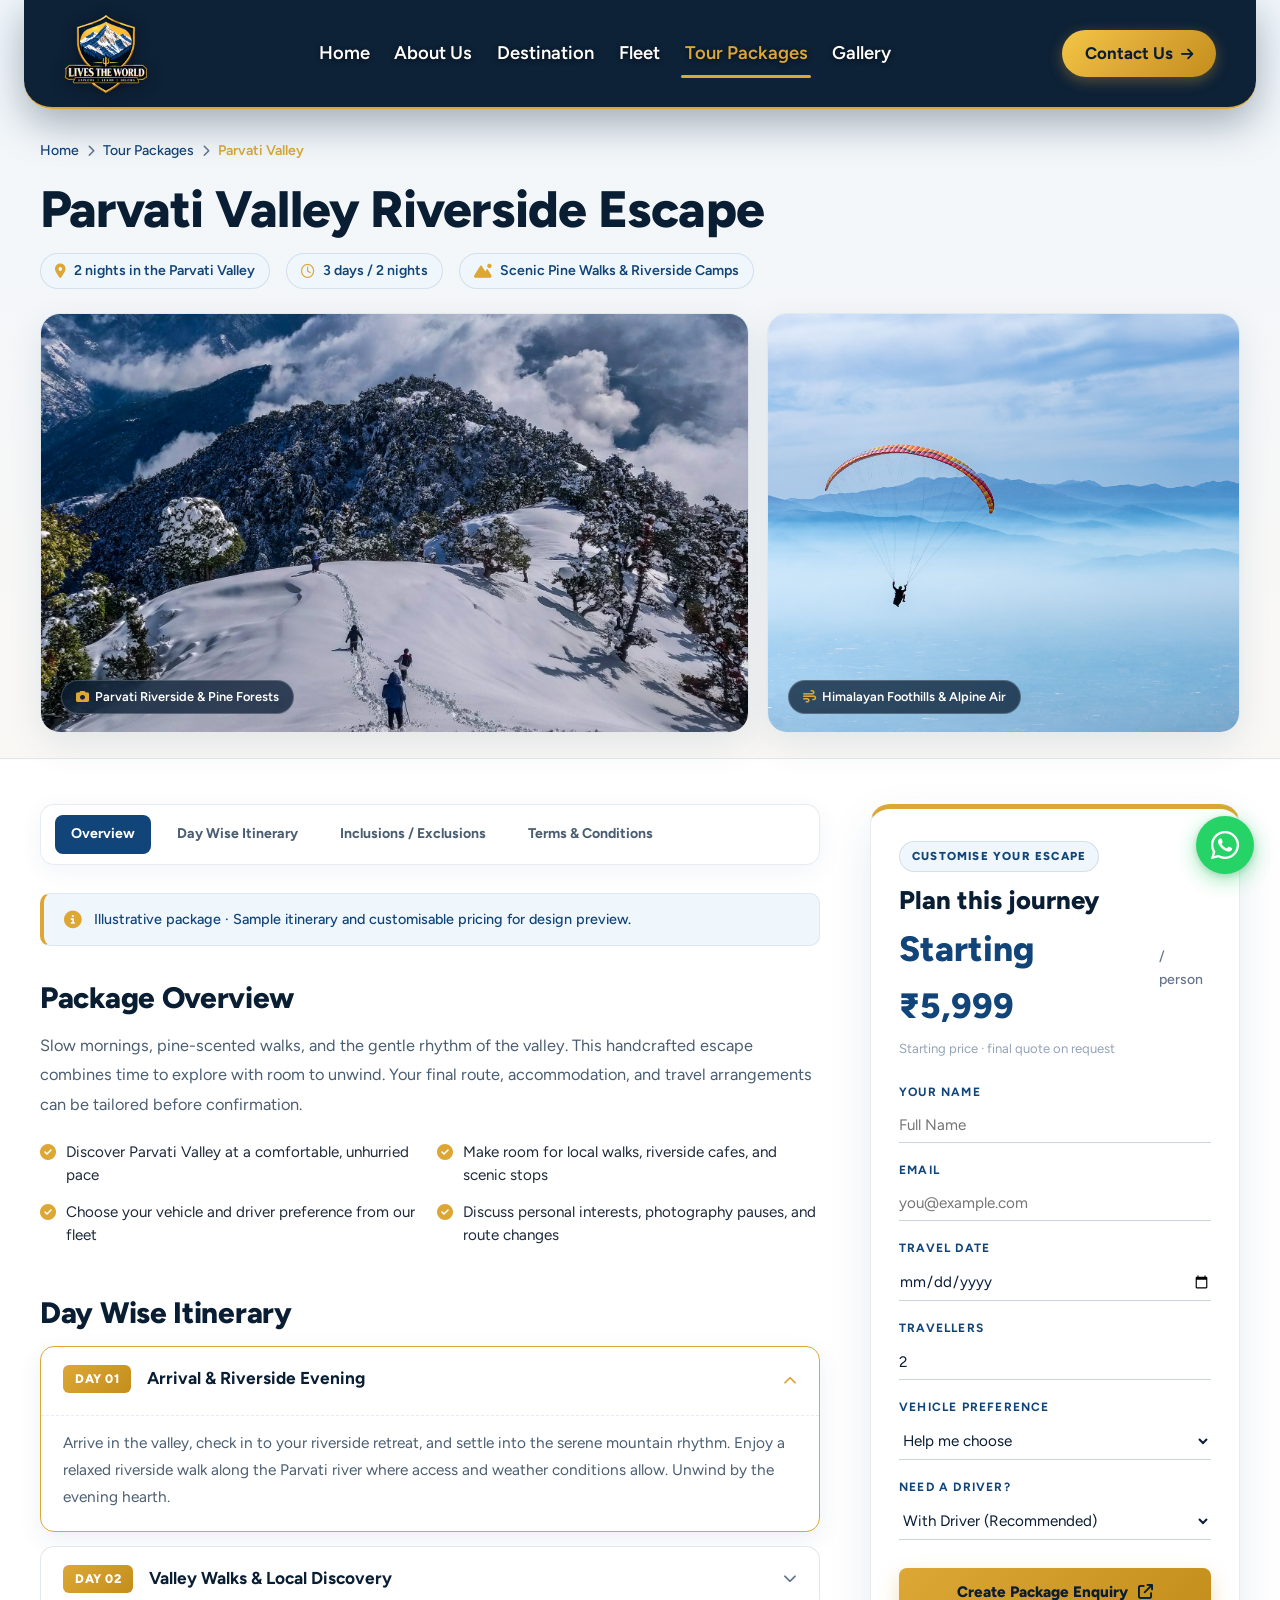
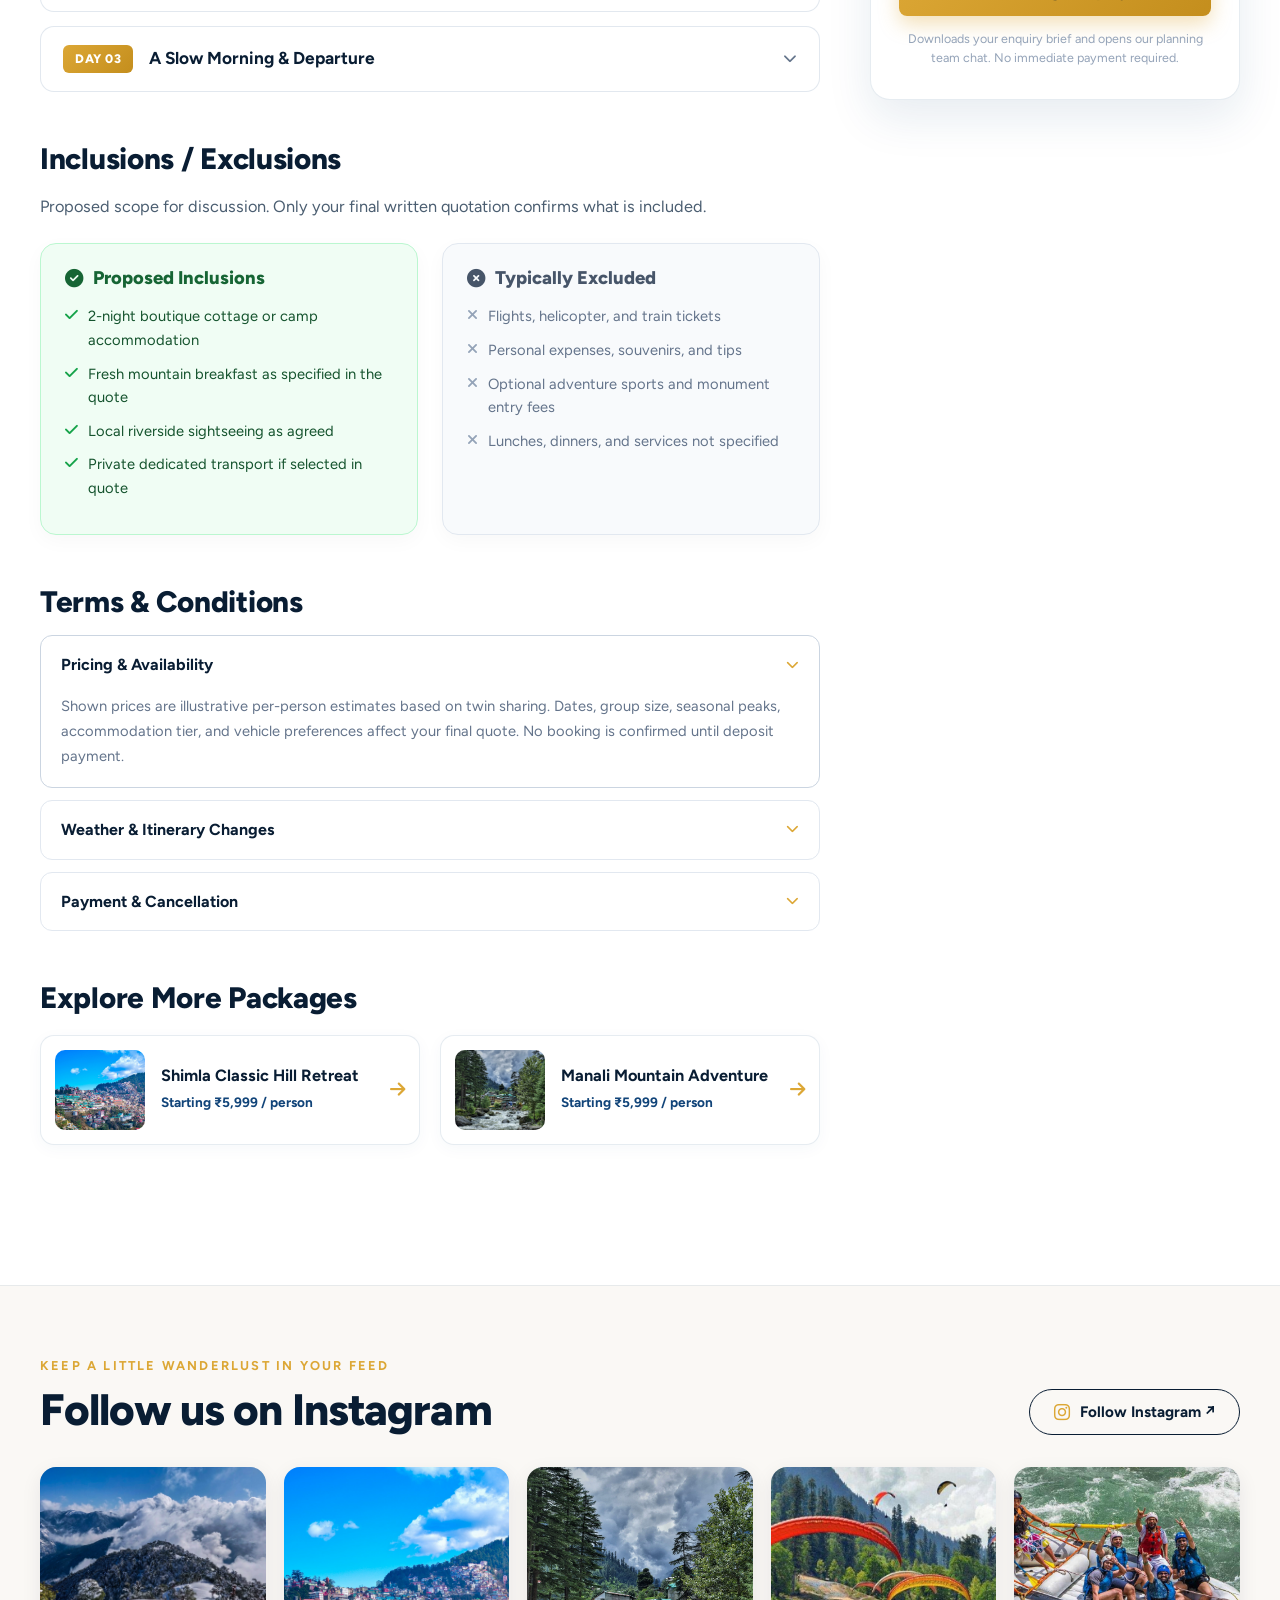
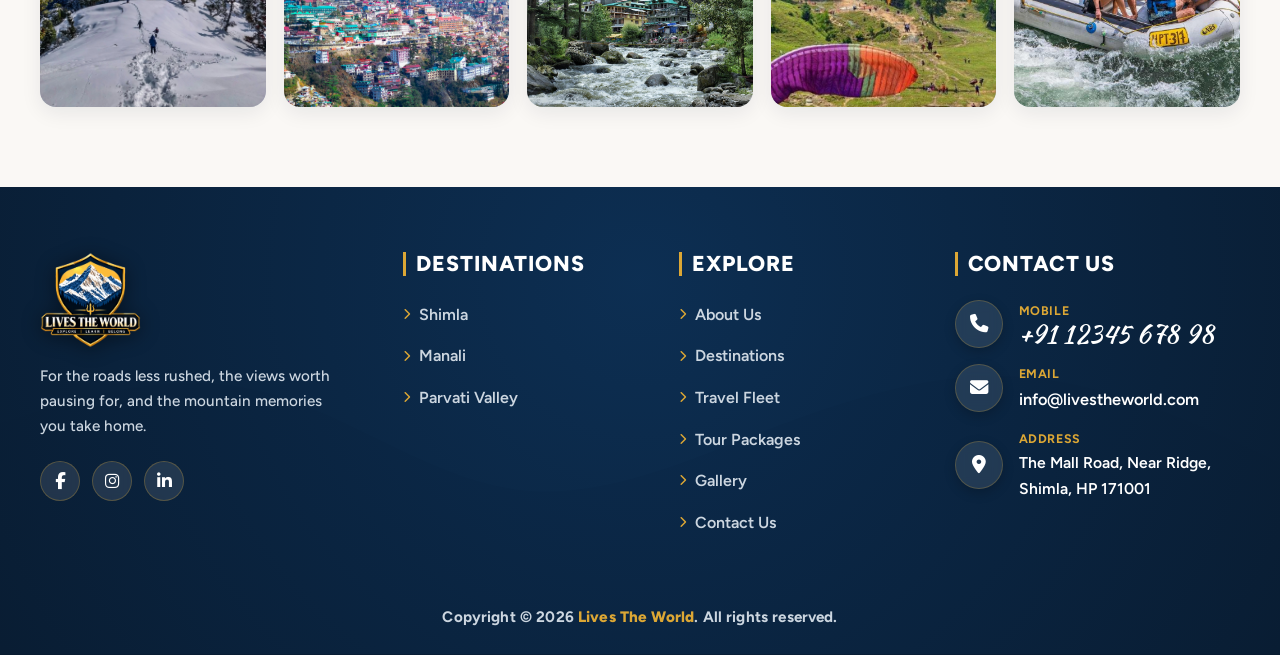
<file: parvati-valley-escape.html>
<!DOCTYPE html>
<html lang="en">

<head>
  <meta charset="UTF-8">
  <meta name="viewport" content="width=device-width, initial-scale=1.0">
  <title>Parvati Valley Riverside Escape | Lives The World</title>
  <meta name="description"
    content="Discover the peaceful rhythm of Parvati Valley with riverside walks, mountain pines, and handcrafted itineraries by Lives The World.">
  <meta name="keywords" content="Parvati Valley tour, Kasol trip, Tosh trek, Manikaran Sahib hot springs, Parvati River camping, Lives The World">
  <meta name="author" content="Lives The World">
  <meta name="publisher" content="Lives The World">
  <meta name="robots" content="index, follow, max-image-preview:large, max-snippet:-1, max-video-preview:-1">

  <!-- Canonical URL -->
  <link rel="canonical" href="https://livestheworld.in/parvati-valley-escape">

  <!-- Open Graph Meta Tags -->
  <meta property="og:locale" content="en_US">
  <meta property="og:type" content="article">
  <meta property="og:title" content="Parvati Valley Riverside Escape | Lives The World">
  <meta property="og:description" content="Discover the peaceful rhythm of Parvati Valley with riverside walks and pine forests.">
  <meta property="og:url" content="https://livestheworld.in/parvati-valley-escape">
  <meta property="og:site_name" content="Lives The World">
  <meta property="og:image" content="https://livestheworld.in/assets/images/bg-parvati.jpg">

  <!-- Twitter Card Meta Tags -->
  <meta name="twitter:card" content="summary_large_image">
  <meta name="twitter:title" content="Parvati Valley Riverside Escape | Lives The World">
  <meta name="twitter:description" content="Discover the peaceful rhythm of Parvati Valley with Lives The World.">
  <meta name="twitter:image" content="https://livestheworld.in/assets/images/bg-parvati.jpg">

      <!-- Favicon -->
  <link rel="icon" type="image/x-icon" href="favicon.ico">
  <link rel="icon" type="image/png" sizes="192x192" href="assets/images/favicon-192x192.png">
  <link rel="icon" type="image/png" sizes="96x96" href="assets/images/favicon-96x96.png">
  <link rel="icon" type="image/png" sizes="48x48" href="assets/images/favicon-48x48.png">
  <link rel="icon" type="image/png" sizes="32x32" href="assets/images/favicon-32x32.png">
  <link rel="icon" type="image/png" sizes="16x16" href="assets/images/favicon-16x16.png">
  <link rel="apple-touch-icon" sizes="180x180" href="assets/images/apple-touch-icon.png">

  <!-- Icons -->
  <link rel="stylesheet" href="https://cdnjs.cloudflare.com/ajax/libs/font-awesome/6.5.1/css/all.min.css">
  <link rel="stylesheet" href="https://cdn.jsdelivr.net/npm/bootstrap-icons@1.11.3/font/bootstrap-icons.min.css">

  <!-- Google Fonts: Afacad & Figtree brand fonts -->
  <link rel="preconnect" href="https://fonts.googleapis.com">
  <link rel="preconnect" href="https://fonts.gstatic.com" crossorigin>
  <link
    href="https://fonts.googleapis.com/css2?family=Afacad:ital,wght@0,400..700;1,400..700&family=Figtree:ital,wght@0,300..900;1,300..900&family=Kaushan+Script&family=Arizonia&display=swap"
    rel="stylesheet">

  <!-- Main Stylesheets -->
  <link rel="stylesheet" href="assets/css/style.css">
  <link rel="stylesheet" href="assets/css/responsive.css">
  <link rel="stylesheet" href="assets/css/inner-pages.css">
</head>

<body class="package-detail-page">
  <!-- ==================== SECTION 1: STICKY NAVIGATION BAR ==================== -->
  <header class="ltw-navbar travlla-navbar" id="siteHeader">
    <div class="navbar-wrapper">
      <div class="navbar-container">

        <!-- Logo Left Side -->
        <a href="index.html" class="brand-logo-link" title="Lives The World">
          <img src="assets/images/logo.png" alt="Lives The World Logo" class="brand-logo-img">
        </a>

        <!-- Menu in the Centre: Home, About Us, Destination, Fleet, Tour Packages, Gallery -->
        <nav class="main-nav" id="mainNav" aria-label="Main Navigation">
          <div class="mobile-nav-header">
            <span class="mobile-nav-brand">Live The <span>World</span></span>
            <button class="mobile-nav-close" id="mobileNavClose" aria-label="Close Navigation Menu">&times;</button>
          </div>
          <div class="mobile-nav-links">
            <a href="index.html" class="nav-link"><i class="fa-solid fa-house"></i> Home</a>
            <a href="about.html" class="nav-link"><i class="fa-solid fa-compass"></i> About Us</a>
            <a href="destinations.html" class="nav-link"><i class="fa-solid fa-mountain-sun"></i> Destination</a>
            <a href="fleet.html" class="nav-link"><i class="fa-solid fa-car-side"></i> Fleet</a>
            <a href="tours.html" class="nav-link active"><i class="fa-solid fa-map-location-dot"></i> Tour Packages</a>
            <a href="gallery.html" class="nav-link"><i class="fa-solid fa-images"></i> Gallery</a>
            <a href="contact.html" class="nav-link mobile-only-link"><i class="fa-solid fa-phone"></i> Contact Us</a>
          </div>
          <div class="mobile-nav-footer">
            <a href="contact.html" class="mobile-cta-btn"><i class="fa-solid fa-phone"></i> Contact Us</a>
            <div class="mobile-nav-contact">
              <i class="fa-solid fa-phone"></i> <a href="tel:+911234567898">+91 12345 678 98</a>
            </div>
          </div>
        </nav>

        <!-- Right Side: Contact Us Button & Mobile Hamburger Toggle Button -->
        <div class="navbar-right-box">
          <a href="contact.html" class="navbar-contact-btn">
            <span>Contact Us</span>
            <i class="fa-solid fa-arrow-right"></i>
          </a>
          <button class="mobile-nav-toggle" id="mobileNavToggle" aria-label="Toggle navigation menu" aria-expanded="false">
            <span class="hamburger-bar"></span>
            <span class="hamburger-bar"></span>
            <span class="hamburger-bar"></span>
          </button>
        </div>

      </div>
    </div>
  </header>

  <!-- Mobile Navigation Backdrop Overlay -->
  <div class="mobile-nav-backdrop" id="mobileNavBackdrop"></div>

  <!-- ==================== SECTION 2: TOUR DETAIL HERO / INTRO ==================== -->
  <section class="package-detail-hero-section">
    <div class="site-container">
      <div class="package-breadcrumbs">
        <a href="index.html">Home</a>
        <i class="fa-solid fa-chevron-right" style="font-size:0.75rem;"></i>
        <a href="tours.html">Tour Packages</a>
        <i class="fa-solid fa-chevron-right" style="font-size:0.75rem;"></i>
        <span>Parvati Valley</span>
      </div>

      <h1 class="package-main-heading">Parvati Valley Riverside Escape</h1>

      <div class="package-meta-row">
        <span class="package-meta-pill">
          <i class="fa-solid fa-location-dot"></i> 2 nights in the Parvati Valley
        </span>
        <span class="package-meta-pill">
          <i class="fa-regular fa-clock"></i> 3 days / 2 nights
        </span>
        <span class="package-meta-pill">
          <i class="fa-solid fa-mountain-sun"></i> Scenic Pine Walks &amp; Riverside Camps
        </span>
      </div>

      <!-- 2-Photo Collage Layout -->
      <div class="package-photos-grid">
        <div class="package-photo-card">
          <img src="assets/images/bg-parvati.jpg" alt="Parvati Valley pristine alpine river and wooden cottages" loading="lazy">
          <div class="package-photo-badge">
            <i class="fa-solid fa-camera"></i> Parvati Riverside &amp; Pine Forests
          </div>
        </div>
        <div class="package-photo-card">
          <img src="assets/images/pexels.jpg" alt="Solang and Parvati Valley skies" loading="lazy">
          <div class="package-photo-badge">
            <i class="fa-solid fa-wind"></i> Himalayan Foothills &amp; Alpine Air
          </div>
        </div>
      </div>
    </div>
  </section>

  <!-- ==================== SECTION 3: PACKAGE CONTENT & BOOKING SIDEBAR ==================== -->
  <section class="package-content-section">
    <div class="site-container">
      <div class="package-layout-grid">

        <!-- Left Column: Tabs, Overview, Itinerary, Inclusions, Terms -->
        <div class="package-main-col">

          <!-- Sticky Navigation Tabs -->
          <nav class="package-tabs-bar" aria-label="Tour sections">
            <a href="#overview" class="package-tab-link active">Overview</a>
            <a href="#itinerary" class="package-tab-link">Day Wise Itinerary</a>
            <a href="#inclusions" class="package-tab-link">Inclusions / Exclusions</a>
            <a href="#terms" class="package-tab-link">Terms &amp; Conditions</a>
          </nav>

          <!-- Illustrative Preview Banner -->
          <div class="package-preview-banner">
            <i class="fa-solid fa-circle-info"></i>
            <span>Illustrative package · Sample itinerary and customisable pricing for design preview.</span>
          </div>

          <!-- Overview Block -->
          <article class="package-section-block" id="overview">
            <h2 class="package-section-title">Package Overview</h2>
            <p class="package-section-desc">
              Slow mornings, pine-scented walks, and the gentle rhythm of the valley. This handcrafted escape combines time to explore with room to unwind. Your final route, accommodation, and travel arrangements can be tailored before confirmation.
            </p>
            <ul class="package-features-list">
              <li><i class="fa-solid fa-circle-check"></i> Discover Parvati Valley at a comfortable, unhurried pace</li>
              <li><i class="fa-solid fa-circle-check"></i> Make room for local walks, riverside cafes, and scenic stops</li>
              <li><i class="fa-solid fa-circle-check"></i> Choose your vehicle and driver preference from our fleet</li>
              <li><i class="fa-solid fa-circle-check"></i> Discuss personal interests, photography pauses, and route changes</li>
            </ul>
          </article>

          <!-- Itinerary Block -->
          <article class="package-section-block" id="itinerary">
            <h2 class="package-section-title">Day Wise Itinerary</h2>
            <div class="itinerary-accordion-wrap">

              <!-- Day 1 -->
              <details open>
                <summary class="itinerary-summary">
                  <span class="itinerary-day-badge">DAY 01</span>
                  <span>Arrival &amp; Riverside Evening</span>
                  <i class="fa-solid fa-chevron-down itinerary-chevron"></i>
                </summary>
                <div class="itinerary-content">
                  Arrive in the valley, check in to your riverside retreat, and settle into the serene mountain rhythm. Enjoy a relaxed riverside walk along the Parvati river where access and weather conditions allow. Unwind by the evening hearth.
                </div>
              </details>

              <!-- Day 2 -->
              <details>
                <summary class="itinerary-summary">
                  <span class="itinerary-day-badge">DAY 02</span>
                  <span>Valley Walks &amp; Local Discovery</span>
                  <i class="fa-solid fa-chevron-down itinerary-chevron"></i>
                </summary>
                <div class="itinerary-content">
                  Explore local pine trails, charming village lanes, artisan cafés, and scenic viewpoints at your own pace. Discuss optional guided nature walks or visits to Manikaran natural hot springs before travel.
                </div>
              </details>

              <!-- Day 3 -->
              <details>
                <summary class="itinerary-summary">
                  <span class="itinerary-day-badge">DAY 03</span>
                  <span>A Slow Morning &amp; Departure</span>
                  <i class="fa-solid fa-chevron-down itinerary-chevron"></i>
                </summary>
                <div class="itinerary-content">
                  Enjoy an artisan breakfast overlooking the mist-clad mountain ridges and take a final peaceful mountain pause before checking out for your onward journey.
                </div>
              </details>

            </div>
          </article>

          <!-- Inclusions / Exclusions Block -->
          <article class="package-section-block" id="inclusions">
            <h2 class="package-section-title">Inclusions / Exclusions</h2>
            <p class="package-section-desc">
              Proposed scope for discussion. Only your final written quotation confirms what is included.
            </p>

            <div class="inclusions-dual-grid">
              <div class="inclusion-card included">
                <h3 class="inclusion-card-title">
                  <i class="fa-solid fa-circle-check"></i> Proposed Inclusions
                </h3>
                <ul class="inclusion-list">
                  <li><i class="fa-solid fa-check"></i> 2-night boutique cottage or camp accommodation</li>
                  <li><i class="fa-solid fa-check"></i> Fresh mountain breakfast as specified in the quote</li>
                  <li><i class="fa-solid fa-check"></i> Local riverside sightseeing as agreed</li>
                  <li><i class="fa-solid fa-check"></i> Private dedicated transport if selected in quote</li>
                </ul>
              </div>

              <div class="inclusion-card excluded">
                <h3 class="inclusion-card-title">
                  <i class="fa-solid fa-circle-xmark"></i> Typically Excluded
                </h3>
                <ul class="inclusion-list">
                  <li><i class="fa-solid fa-xmark"></i> Flights, helicopter, and train tickets</li>
                  <li><i class="fa-solid fa-xmark"></i> Personal expenses, souvenirs, and tips</li>
                  <li><i class="fa-solid fa-xmark"></i> Optional adventure sports and monument entry fees</li>
                  <li><i class="fa-solid fa-xmark"></i> Lunches, dinners, and services not specified</li>
                </ul>
              </div>
            </div>
          </article>

          <!-- Terms & Conditions Block -->
          <article class="package-section-block" id="terms">
            <h2 class="package-section-title">Terms &amp; Conditions</h2>
            <div class="terms-accordion-wrap">
              <details open>
                <summary>
                  <span>Pricing &amp; Availability</span>
                  <i class="fa-solid fa-chevron-down" style="font-size:0.8rem; color:#DCA735;"></i>
                </summary>
                <div class="terms-content">
                  Shown prices are illustrative per-person estimates based on twin sharing. Dates, group size, seasonal peaks, accommodation tier, and vehicle preferences affect your final quote. No booking is confirmed until deposit payment.
                </div>
              </details>

              <details>
                <summary>
                  <span>Weather &amp; Itinerary Changes</span>
                  <i class="fa-solid fa-chevron-down" style="font-size:0.8rem; color:#DCA735;"></i>
                </summary>
                <div class="terms-content">
                  Mountain journeys are subject to weather, snowfall, and road clearance conditions. Routes and activities may be adjusted for passenger safety and comfort.
                </div>
              </details>

              <details>
                <summary>
                  <span>Payment &amp; Cancellation</span>
                  <i class="fa-solid fa-chevron-down" style="font-size:0.8rem; color:#DCA735;"></i>
                </summary>
                <div class="terms-content">
                  Request the applicable payment schedule and cancellation policy with your final quotation before confirming a trip with Lives The World.
                </div>
              </details>
            </div>
          </article>

          <!-- Explore More Packages Block -->
          <article class="package-section-block">
            <h2 class="package-section-title">Explore More Packages</h2>
            <div class="more-packages-grid">
              <a href="shimla-hill-retreat.html" class="more-pkg-card">
                <img src="assets/images/bg-shimla.jpg" alt="Shimla Classic Hill Retreat" class="more-pkg-thumb">
                <div class="more-pkg-info">
                  <h4>Shimla Classic Hill Retreat</h4>
                  <span>Starting ₹5,999 / person</span>
                </div>
                <i class="fa-solid fa-arrow-right more-pkg-arrow"></i>
              </a>

              <a href="manali-mountain-adventure.html" class="more-pkg-card">
                <img src="assets/images/Manali.jpg" alt="Manali Mountain Adventure" class="more-pkg-thumb">
                <div class="more-pkg-info">
                  <h4>Manali Mountain Adventure</h4>
                  <span>Starting ₹5,999 / person</span>
                </div>
                <i class="fa-solid fa-arrow-right more-pkg-arrow"></i>
              </a>
            </div>
          </article>

        </div>

        <!-- Right Column: Sticky Booking Sidebar -->
        <aside class="package-booking-sidebar">
          <span class="sidebar-tag-pill">CUSTOMISE YOUR ESCAPE</span>
          <h3 class="sidebar-form-title">Plan this journey</h3>

          <div class="sidebar-price-row">
            <span class="sidebar-price-amount">Starting ₹5,999</span>
            <span class="sidebar-price-unit">/ person</span>
          </div>
          <p class="sidebar-price-note">Starting price · final quote on request</p>

          <form id="packageEnquiryForm">
            <div class="sidebar-form-field">
              <label for="pkgGuestName">Your Name</label>
              <input type="text" id="pkgGuestName" name="name" required placeholder="Full Name"
                pattern="[A-Za-z\s]+" title="Alphabets and spaces only">
            </div>

            <div class="sidebar-form-field">
              <label for="pkgGuestEmail">Email</label>
              <input type="email" id="pkgGuestEmail" name="email" required placeholder="you@example.com">
            </div>

            <div class="sidebar-form-field">
              <label for="pkgGuestDate">Travel Date</label>
              <input type="date" id="pkgGuestDate" name="date" required>
            </div>

            <div class="sidebar-form-field">
              <label for="pkgGuestCount">Travellers</label>
              <input type="number" id="pkgGuestCount" name="count" min="1" max="50" value="2" required>
            </div>

            <div class="sidebar-form-field">
              <label for="pkgGuestVehicle">Vehicle Preference</label>
              <select id="pkgGuestVehicle" name="vehicle">
                <option value="Help me choose">Help me choose</option>
                <option value="4x4 Mountain Jeep">4x4 Mountain Jeep</option>
                <option value="Tempo Traveller (20+ Seats)">Tempo Traveller (20+ Seats)</option>
                <option value="Mahindra Bolero">Mahindra Bolero</option>
              </select>
            </div>

            <div class="sidebar-form-field">
              <label for="pkgGuestDriver">Need a driver?</label>
              <select id="pkgGuestDriver" name="driver">
                <option value="With Driver">With Driver (Recommended)</option>
                <option value="Without Driver">Without Driver</option>
                <option value="Need Guidance">Need Guidance</option>
              </select>
            </div>

            <button type="submit" class="sidebar-submit-btn">
              <span>Create Package Enquiry</span>
              <i class="fa-solid fa-arrow-up-right-from-square"></i>
            </button>

            <p class="sidebar-footer-note">
              Downloads your enquiry brief and opens our planning team chat. No immediate payment required.
            </p>
          </form>
        </aside>

      </div>
    </div>
  </section>

  <!-- ==================== SECTION 4: FOLLOW INSTAGRAM STRIP ==================== -->
  <section class="insta-section-wrap">
    <div class="site-container">
      <div class="insta-head-row">
        <div>
          <span class="insta-eyebrow">KEEP A LITTLE WANDERLUST IN YOUR FEED</span>
          <h2 class="insta-heading">Follow us on Instagram</h2>
        </div>
        <a href="https://instagram.com" target="_blank" rel="noopener noreferrer" class="btn-insta-follow">
          <i class="fa-brands fa-instagram"></i> Follow Instagram ↗
        </a>
      </div>

      <div class="insta-photos-grid">
        <a href="https://instagram.com" target="_blank" rel="noopener noreferrer" class="insta-tile-item" aria-label="Follow us on Instagram">
          <img src="assets/images/bg-parvati.jpg" alt="Parvati River view" loading="lazy">
          <div class="insta-tile-overlay"><i class="fa-brands fa-instagram"></i></div>
        </a>
        <a href="https://instagram.com" target="_blank" rel="noopener noreferrer" class="insta-tile-item" aria-label="Follow us on Instagram">
          <img src="assets/images/bg-shimla.jpg" alt="Shimla Ridge photo" loading="lazy">
          <div class="insta-tile-overlay"><i class="fa-brands fa-instagram"></i></div>
        </a>
        <a href="https://instagram.com" target="_blank" rel="noopener noreferrer" class="insta-tile-item" aria-label="Follow us on Instagram">
          <img src="assets/images/Manali.jpg" alt="Manali mountain valley" loading="lazy">
          <div class="insta-tile-overlay"><i class="fa-brands fa-instagram"></i></div>
        </a>
        <a href="https://instagram.com" target="_blank" rel="noopener noreferrer" class="insta-tile-item" aria-label="Follow us on Instagram">
          <img src="assets/images/paragliding.jpg" alt="Solang Paragliding flight" loading="lazy">
          <div class="insta-tile-overlay"><i class="fa-brands fa-instagram"></i></div>
        </a>
        <a href="https://instagram.com" target="_blank" rel="noopener noreferrer" class="insta-tile-item" aria-label="Follow us on Instagram">
          <img src="assets/images/rafting.jfif" alt="River Rafting Adventure" loading="lazy">
          <div class="insta-tile-overlay"><i class="fa-brands fa-instagram"></i></div>
        </a>
      </div>
    </div>
  </section>

  <!-- ==================== SECTION 5: SITE FOOTER ==================== -->
  <footer class="site-footer" id="contact">
    <div class="site-container">
      <div class="dz-footer-main-grid">

        <!-- Col 1: Brand Logo & Description -->
        <div class="dz-footer-brand-col">
          <a href="index.html" class="dz-brand-logo-link" title="Lives The World">
            <img src="assets/images/logo.png" alt="Lives The World Logo" class="dz-footer-logo-img">
          </a>
          <p class="dz-brand-slogan-desc">
            For the roads less rushed, the views worth pausing for, and the mountain memories you take home.
          </p>
          <div class="dz-social-icons-row">
            <a href="https://facebook.com" target="_blank" rel="noopener noreferrer" aria-label="Facebook"><i class="fa-brands fa-facebook-f"></i></a>
            <a href="https://instagram.com" target="_blank" rel="noopener noreferrer" aria-label="Instagram"><i class="fa-brands fa-instagram"></i></a>
            <a href="https://linkedin.com" target="_blank" rel="noopener noreferrer" aria-label="LinkedIn"><i class="fa-brands fa-linkedin-in"></i></a>
          </div>
        </div>

        <!-- Col 2: DESTINATIONS -->
        <div class="dz-footer-menu-col">
          <h4 class="dz-col-heading">DESTINATIONS</h4>
          <ul class="dz-footer-nav-list">
            <li><a href="shimla-hill-retreat.html"><i class="fa-solid fa-chevron-right"></i> Shimla</a></li>
            <li><a href="manali-mountain-adventure.html"><i class="fa-solid fa-chevron-right"></i> Manali</a></li>
            <li><a href="parvati-valley-escape.html"><i class="fa-solid fa-chevron-right"></i> Parvati Valley</a></li>
          </ul>
        </div>

        <!-- Col 3: EXPLORE -->
        <div class="dz-footer-menu-col">
          <h4 class="dz-col-heading">EXPLORE</h4>
          <ul class="dz-footer-nav-list">
            <li><a href="about.html"><i class="fa-solid fa-chevron-right"></i> About Us</a></li>
            <li><a href="destinations.html"><i class="fa-solid fa-chevron-right"></i> Destinations</a></li>
            <li><a href="fleet.html"><i class="fa-solid fa-chevron-right"></i> Travel Fleet</a></li>
            <li><a href="tours.html"><i class="fa-solid fa-chevron-right"></i> Tour Packages</a></li>
            <li><a href="gallery.html"><i class="fa-solid fa-chevron-right"></i> Gallery</a></li>
            <li><a href="contact.html"><i class="fa-solid fa-chevron-right"></i> Contact Us</a></li>
          </ul>
        </div>

        <!-- Col 4: CONTACT US -->
        <div class="dz-footer-contact-col">
          <h4 class="dz-col-heading">CONTACT US</h4>
          <div class="dz-contact-items-stack">
            <div class="dz-contact-badge-item">
              <div class="dz-badge-circle"><i class="fa-solid fa-phone"></i></div>
              <div class="dz-badge-content">
                <span class="dz-contact-label">Mobile</span>
                <a href="tel:+911234567898" class="dz-phone-script">+91 12345 678 98</a>
              </div>
            </div>
            <div class="dz-contact-badge-item">
              <div class="dz-badge-circle"><i class="fa-solid fa-envelope"></i></div>
              <div class="dz-badge-content">
                <span class="dz-contact-label">Email</span>
                <a href="mailto:info@livestheworld.com" class="dz-email-text">info@livestheworld.com</a>
              </div>
            </div>
            <div class="dz-contact-badge-item">
              <div class="dz-badge-circle"><i class="fa-solid fa-location-dot"></i></div>
              <div class="dz-badge-content">
                <span class="dz-contact-label">Address</span>
                <span class="dz-address-text">The Mall Road, Near Ridge, Shimla, HP 171001</span>
              </div>
            </div>
          </div>
        </div>

      </div>

      <div class="dz-footer-bottom">
        <p class="dz-copyright-text">Copyright &copy; 2026 <span class="dz-highlight-gold">Lives The World</span>. All rights reserved.</p>
      </div>
    </div>
  </footer>

  <!-- Floating WhatsApp Action Button -->
  <a href="https://wa.me/919773546426?text=Hello%20Lives%20The%20World!%20I%20would%20like%20to%20plan%20the%20Parvati%20Valley%20Riverside%20Escape."
    class="floating-whatsapp-btn" target="_blank" rel="noopener noreferrer" aria-label="Chat with us on WhatsApp"
    title="Chat on WhatsApp">
    <i class="fa-brands fa-whatsapp"></i>
    <span class="whatsapp-tooltip">Chat with us</span>
  </a>

  <!-- JavaScript -->
  <script src="assets/js/main.js"></script>
  <script>
    // Set minimum date to today
    const dateInput = document.getElementById('pkgGuestDate');
    if (dateInput) {
      dateInput.min = new Date().toISOString().slice(0, 10);
    }

    // Handle package enquiry form submission
    const form = document.getElementById('packageEnquiryForm');
    if (form) {
      form.addEventListener('submit', function (e) {
        e.preventDefault();
        const pkgName = 'Parvati Valley Riverside Escape';
        const destination = 'Parvati Valley';
        const name = document.getElementById('pkgGuestName').value.trim();
        const email = document.getElementById('pkgGuestEmail').value.trim();
        const date = document.getElementById('pkgGuestDate').value;
        const count = document.getElementById('pkgGuestCount').value;
        const vehicle = document.getElementById('pkgGuestVehicle').value;
        const driver = document.getElementById('pkgGuestDriver').value;

        // Format date to "31 October 2026" style
        let formattedDate = date;
        if (date) {
          try {
            const parts = date.split('-');
            if (parts.length === 3) {
              const monthNames = [
                'January', 'February', 'March', 'April', 'May', 'June',
                'July', 'August', 'September', 'October', 'November', 'December'
              ];
              const day = parseInt(parts[2], 10);
              const monthIndex = parseInt(parts[1], 10) - 1;
              const year = parts[0];
              if (monthIndex >= 0 && monthIndex < 12 && !isNaN(day)) {
                formattedDate = `${day} ${monthNames[monthIndex]} ${year}`;
              }
            }
          } catch (err) {}
        }

        const brief = `=========================================
LIVES THE WORLD — PACKAGE ENQUIRY BRIEF
=========================================
Package: ${pkgName}
Destination: ${destination}
Estimated Price: Starting from ₹5,999 / person
-----------------------------------------
Guest Name: ${name}
Email Address: ${email}
Travel Date: ${formattedDate}
Travellers: ${count}
Vehicle Preference: ${vehicle}
Driver Option: ${driver}
-----------------------------------------
Lives The World Himalayan Journeys
The Mall Road, Near Ridge, Shimla, HP
Mobile: +91 97735 46426 | Email: info@livestheworld.com
=========================================`;

        const blob = new Blob([brief], { type: 'text/plain' });
        const url = URL.createObjectURL(blob);
        const a = document.createElement('a');
        a.href = url;
        a.download = `Lives-The-World-Enquiry-${pkgName.replace(/\s+/g, '-')}.txt`;
        document.body.appendChild(a);
        a.click();
        document.body.removeChild(a);
        setTimeout(() => URL.revokeObjectURL(url), 1000);

        // Pre-fill WhatsApp message matching requested template
        const waMessage = `Hello Live The World Team!

I’m interested in booking a trip with Live The World. Please find my travel details below:

PERSONAL DETAILS
• Name: ${name}
• Travel Date: ${formattedDate}
• Number of Travellers: ${count}

TRIP DETAILS
• Tour Package: ${pkgName}
• Destination: ${destination}
• Selected Vehicle: ${vehicle}
• Driver Preference: ${driver}

MY REQUEST
Please share the best available price, package details, inclusions, and booking procedure.

I look forward to hearing from you!

Thank you.`;

        window.open(`https://wa.me/919773546426?text=${encodeURIComponent(waMessage)}`, '_blank');
      });
    }
  </script>
</body>

</html>
</file>
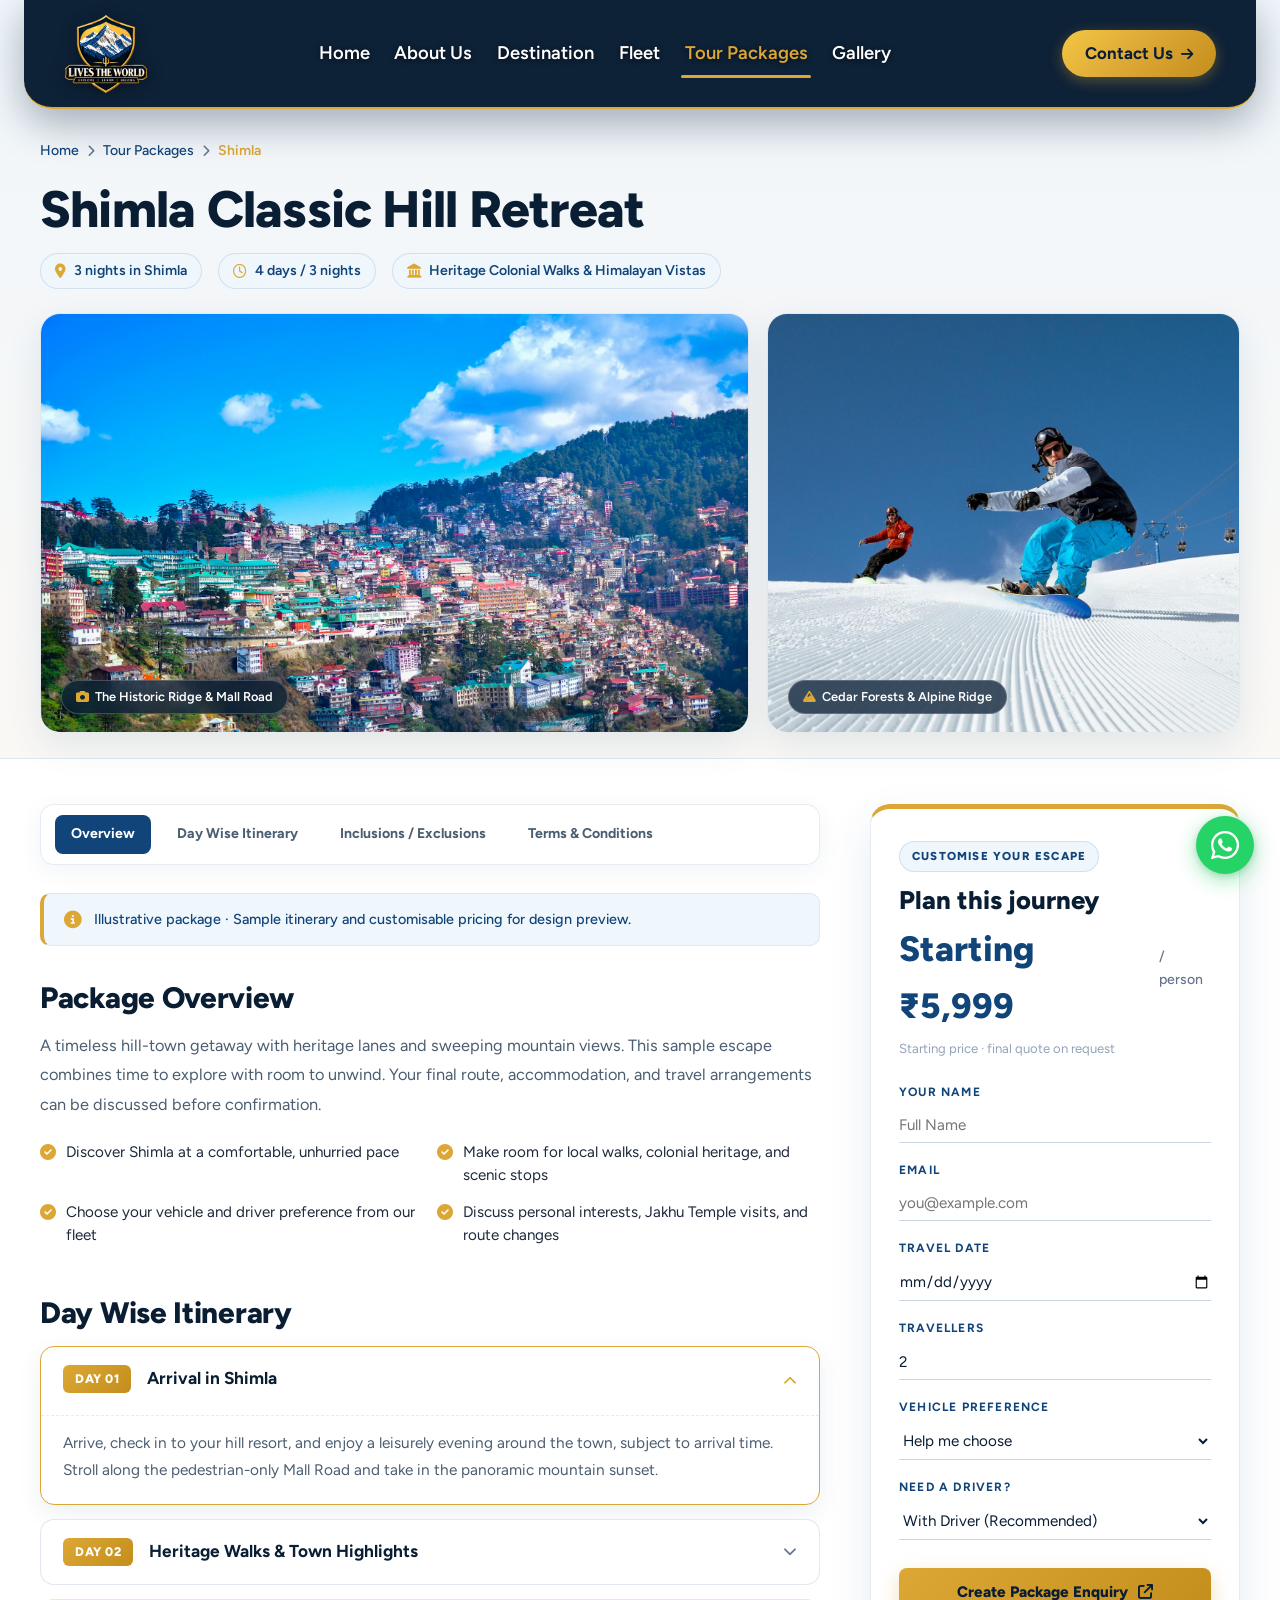
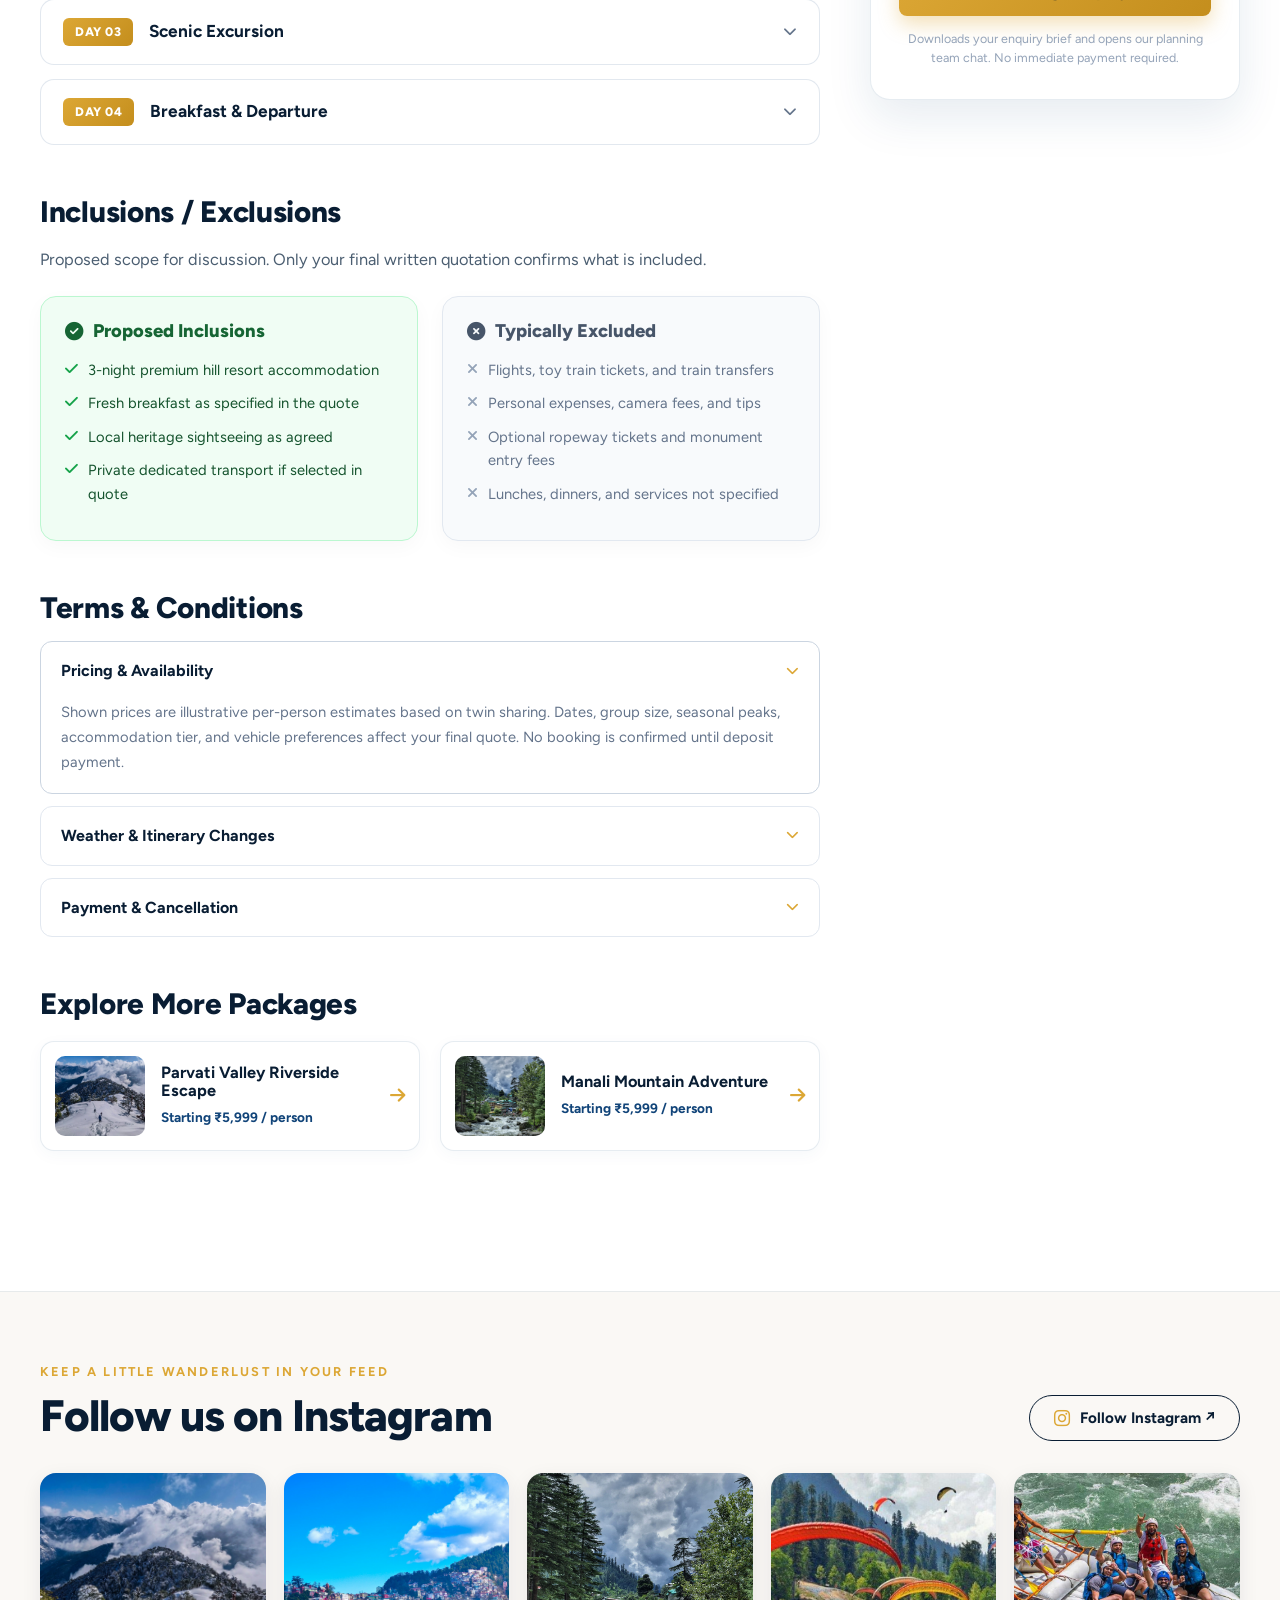
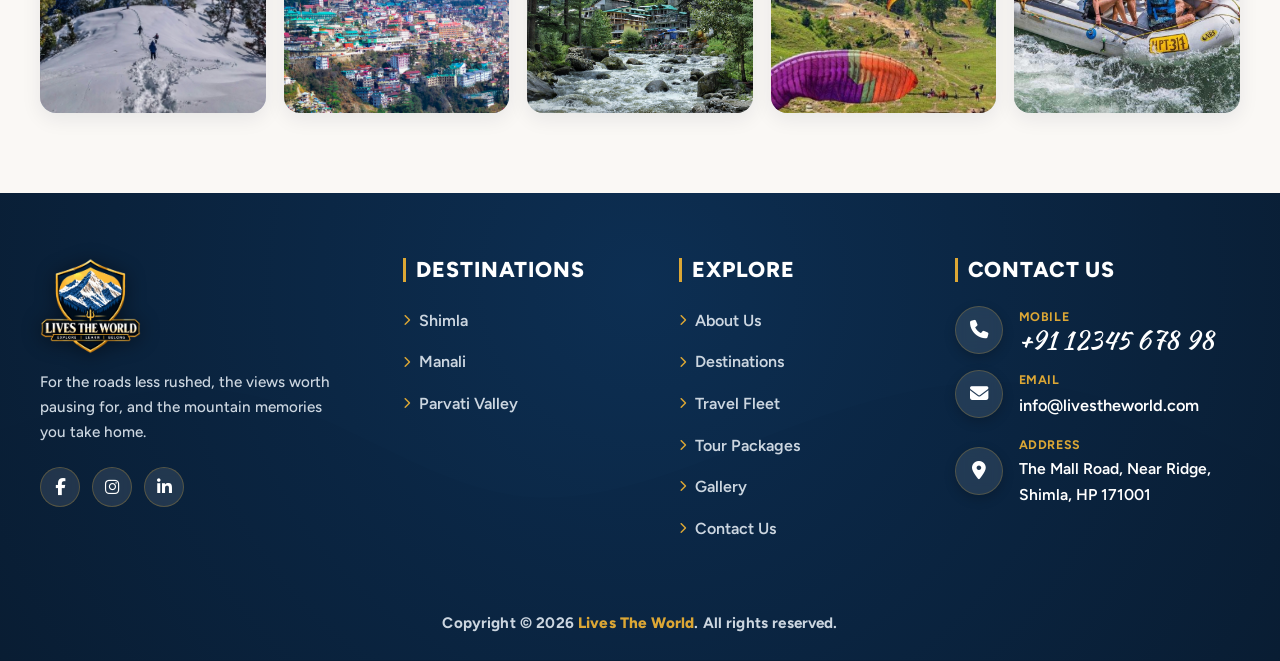
<file: shimla-hill-retreat.html>
<!DOCTYPE html>
<html lang="en">

<head>
  <meta charset="UTF-8">
  <meta name="viewport" content="width=device-width, initial-scale=1.0">
  <title>Shimla Classic Hill Retreat | Lives The World</title>
  <meta name="description"
    content="Experience the timeless charm of Shimla with heritage colonial walks, scenic pine ridges, and handcrafted mountain retreats by Lives The World.">
  <meta name="keywords" content="Shimla tour package, Shimla hill retreat, Mall Road Shimla, Kufri sightseeing, Lives The World Shimla">
  <meta name="author" content="Lives The World">
  <meta name="publisher" content="Lives The World">
  <meta name="robots" content="index, follow, max-image-preview:large, max-snippet:-1, max-video-preview:-1">

  <!-- Canonical URL -->
  <link rel="canonical" href="https://livestheworld.in/shimla-hill-retreat">

  <!-- Open Graph Meta Tags -->
  <meta property="og:locale" content="en_US">
  <meta property="og:type" content="article">
  <meta property="og:title" content="Shimla Classic Hill Retreat | Lives The World">
  <meta property="og:description" content="Experience the timeless charm of Shimla with heritage colonial walks and scenic pine ridges.">
  <meta property="og:url" content="https://livestheworld.in/shimla-hill-retreat">
  <meta property="og:site_name" content="Lives The World">
  <meta property="og:image" content="https://livestheworld.in/assets/images/bg-shimla.jpg">

  <!-- Twitter Card Meta Tags -->
  <meta name="twitter:card" content="summary_large_image">
  <meta name="twitter:title" content="Shimla Classic Hill Retreat | Lives The World">
  <meta name="twitter:description" content="Experience the timeless charm of Shimla with Lives The World.">
  <meta name="twitter:image" content="https://livestheworld.in/assets/images/bg-shimla.jpg">

      <!-- Favicon -->
  <link rel="icon" type="image/x-icon" href="favicon.ico">
  <link rel="icon" type="image/png" sizes="192x192" href="assets/images/favicon-192x192.png">
  <link rel="icon" type="image/png" sizes="96x96" href="assets/images/favicon-96x96.png">
  <link rel="icon" type="image/png" sizes="48x48" href="assets/images/favicon-48x48.png">
  <link rel="icon" type="image/png" sizes="32x32" href="assets/images/favicon-32x32.png">
  <link rel="icon" type="image/png" sizes="16x16" href="assets/images/favicon-16x16.png">
  <link rel="apple-touch-icon" sizes="180x180" href="assets/images/apple-touch-icon.png">

  <!-- Icons -->
  <link rel="stylesheet" href="https://cdnjs.cloudflare.com/ajax/libs/font-awesome/6.5.1/css/all.min.css">
  <link rel="stylesheet" href="https://cdn.jsdelivr.net/npm/bootstrap-icons@1.11.3/font/bootstrap-icons.min.css">

  <!-- Google Fonts: Afacad & Figtree brand fonts -->
  <link rel="preconnect" href="https://fonts.googleapis.com">
  <link rel="preconnect" href="https://fonts.gstatic.com" crossorigin>
  <link
    href="https://fonts.googleapis.com/css2?family=Afacad:ital,wght@0,400..700;1,400..700&family=Figtree:ital,wght@0,300..900;1,300..900&family=Kaushan+Script&family=Arizonia&display=swap"
    rel="stylesheet">

  <!-- Main Stylesheets -->
  <link rel="stylesheet" href="assets/css/style.css">
  <link rel="stylesheet" href="assets/css/responsive.css">
  <link rel="stylesheet" href="assets/css/inner-pages.css">
</head>

<body class="package-detail-page">
  <!-- ==================== SECTION 1: STICKY NAVIGATION BAR ==================== -->
  <header class="ltw-navbar travlla-navbar" id="siteHeader">
    <div class="navbar-wrapper">
      <div class="navbar-container">

        <!-- Logo Left Side -->
        <a href="index.html" class="brand-logo-link" title="Lives The World">
          <img src="assets/images/logo.png" alt="Lives The World Logo" class="brand-logo-img">
        </a>

        <!-- Menu in the Centre: Home, About Us, Destination, Fleet, Tour Packages, Gallery -->
        <nav class="main-nav" id="mainNav" aria-label="Main Navigation">
          <div class="mobile-nav-header">
            <span class="mobile-nav-brand">Live The <span>World</span></span>
            <button class="mobile-nav-close" id="mobileNavClose" aria-label="Close Navigation Menu">&times;</button>
          </div>
          <div class="mobile-nav-links">
            <a href="index.html" class="nav-link"><i class="fa-solid fa-house"></i> Home</a>
            <a href="about.html" class="nav-link"><i class="fa-solid fa-compass"></i> About Us</a>
            <a href="destinations.html" class="nav-link"><i class="fa-solid fa-mountain-sun"></i> Destination</a>
            <a href="fleet.html" class="nav-link"><i class="fa-solid fa-car-side"></i> Fleet</a>
            <a href="tours.html" class="nav-link active"><i class="fa-solid fa-map-location-dot"></i> Tour Packages</a>
            <a href="gallery.html" class="nav-link"><i class="fa-solid fa-images"></i> Gallery</a>
            <a href="contact.html" class="nav-link mobile-only-link"><i class="fa-solid fa-phone"></i> Contact Us</a>
          </div>
          <div class="mobile-nav-footer">
            <a href="contact.html" class="mobile-cta-btn"><i class="fa-solid fa-phone"></i> Contact Us</a>
            <div class="mobile-nav-contact">
              <i class="fa-solid fa-phone"></i> <a href="tel:+911234567898">+91 12345 678 98</a>
            </div>
          </div>
        </nav>

        <!-- Right Side: Contact Us Button & Mobile Hamburger Toggle Button -->
        <div class="navbar-right-box">
          <a href="contact.html" class="navbar-contact-btn">
            <span>Contact Us</span>
            <i class="fa-solid fa-arrow-right"></i>
          </a>
          <button class="mobile-nav-toggle" id="mobileNavToggle" aria-label="Toggle navigation menu" aria-expanded="false">
            <span class="hamburger-bar"></span>
            <span class="hamburger-bar"></span>
            <span class="hamburger-bar"></span>
          </button>
        </div>

      </div>
    </div>
  </header>

  <!-- Mobile Navigation Backdrop Overlay -->
  <div class="mobile-nav-backdrop" id="mobileNavBackdrop"></div>

  <!-- ==================== SECTION 2: TOUR DETAIL HERO / INTRO ==================== -->
  <section class="package-detail-hero-section">
    <div class="site-container">
      <div class="package-breadcrumbs">
        <a href="index.html">Home</a>
        <i class="fa-solid fa-chevron-right" style="font-size:0.75rem;"></i>
        <a href="tours.html">Tour Packages</a>
        <i class="fa-solid fa-chevron-right" style="font-size:0.75rem;"></i>
        <span>Shimla</span>
      </div>

      <h1 class="package-main-heading">Shimla Classic Hill Retreat</h1>

      <div class="package-meta-row">
        <span class="package-meta-pill">
          <i class="fa-solid fa-location-dot"></i> 3 nights in Shimla
        </span>
        <span class="package-meta-pill">
          <i class="fa-regular fa-clock"></i> 4 days / 3 nights
        </span>
        <span class="package-meta-pill">
          <i class="fa-solid fa-landmark"></i> Heritage Colonial Walks &amp; Himalayan Vistas
        </span>
      </div>

      <!-- 2-Photo Collage Layout -->
      <div class="package-photos-grid">
        <div class="package-photo-card">
          <img src="assets/images/bg-shimla.jpg" alt="Shimla British Colonial Ridge and Christ Church" loading="lazy">
          <div class="package-photo-badge">
            <i class="fa-solid fa-camera"></i> The Historic Ridge &amp; Mall Road
          </div>
        </div>
        <div class="package-photo-card">
          <img src="assets/images/slider.jfif" alt="Pine ridge overlook and Himalayan snow line" loading="lazy">
          <div class="package-photo-badge">
            <i class="fa-solid fa-mountain"></i> Cedar Forests &amp; Alpine Ridge
          </div>
        </div>
      </div>
    </div>
  </section>

  <!-- ==================== SECTION 3: PACKAGE CONTENT & BOOKING SIDEBAR ==================== -->
  <section class="package-content-section">
    <div class="site-container">
      <div class="package-layout-grid">

        <!-- Left Column: Tabs, Overview, Itinerary, Inclusions, Terms -->
        <div class="package-main-col">

          <!-- Sticky Navigation Tabs -->
          <nav class="package-tabs-bar" aria-label="Tour sections">
            <a href="#overview" class="package-tab-link active">Overview</a>
            <a href="#itinerary" class="package-tab-link">Day Wise Itinerary</a>
            <a href="#inclusions" class="package-tab-link">Inclusions / Exclusions</a>
            <a href="#terms" class="package-tab-link">Terms &amp; Conditions</a>
          </nav>

          <!-- Illustrative Preview Banner -->
          <div class="package-preview-banner">
            <i class="fa-solid fa-circle-info"></i>
            <span>Illustrative package · Sample itinerary and customisable pricing for design preview.</span>
          </div>

          <!-- Overview Block -->
          <article class="package-section-block" id="overview">
            <h2 class="package-section-title">Package Overview</h2>
            <p class="package-section-desc">
              A timeless hill-town getaway with heritage lanes and sweeping mountain views. This sample escape combines time to explore with room to unwind. Your final route, accommodation, and travel arrangements can be discussed before confirmation.
            </p>
            <ul class="package-features-list">
              <li><i class="fa-solid fa-circle-check"></i> Discover Shimla at a comfortable, unhurried pace</li>
              <li><i class="fa-solid fa-circle-check"></i> Make room for local walks, colonial heritage, and scenic stops</li>
              <li><i class="fa-solid fa-circle-check"></i> Choose your vehicle and driver preference from our fleet</li>
              <li><i class="fa-solid fa-circle-check"></i> Discuss personal interests, Jakhu Temple visits, and route changes</li>
            </ul>
          </article>

          <!-- Itinerary Block -->
          <article class="package-section-block" id="itinerary">
            <h2 class="package-section-title">Day Wise Itinerary</h2>
            <div class="itinerary-accordion-wrap">

              <!-- Day 1 -->
              <details open>
                <summary class="itinerary-summary">
                  <span class="itinerary-day-badge">DAY 01</span>
                  <span>Arrival in Shimla</span>
                  <i class="fa-solid fa-chevron-down itinerary-chevron"></i>
                </summary>
                <div class="itinerary-content">
                  Arrive, check in to your hill resort, and enjoy a leisurely evening around the town, subject to arrival time. Stroll along the pedestrian-only Mall Road and take in the panoramic mountain sunset.
                </div>
              </details>

              <!-- Day 2 -->
              <details>
                <summary class="itinerary-summary">
                  <span class="itinerary-day-badge">DAY 02</span>
                  <span>Heritage Walks &amp; Town Highlights</span>
                  <i class="fa-solid fa-chevron-down itinerary-chevron"></i>
                </summary>
                <div class="itinerary-content">
                  Discover the Ridge, historic Christ Church, Gaiety Theatre, and surrounding heritage streets at an unhurried pace. Take the Jakhu ropeway to the hilltop temple for majestic Himalayan snow-peak views.
                </div>
              </details>

              <!-- Day 3 -->
              <details>
                <summary class="itinerary-summary">
                  <span class="itinerary-day-badge">DAY 03</span>
                  <span>Scenic Excursion</span>
                  <i class="fa-solid fa-chevron-down itinerary-chevron"></i>
                </summary>
                <div class="itinerary-content">
                  Set aside a day for nearby alpine viewpoints, the apple orchards of Mashobra, or a custom excursion to Kufri. Route and access depend on local weather and road conditions.
                </div>
              </details>

              <!-- Day 4 -->
              <details>
                <summary class="itinerary-summary">
                  <span class="itinerary-day-badge">DAY 04</span>
                  <span>Breakfast &amp; Departure</span>
                  <i class="fa-solid fa-chevron-down itinerary-chevron"></i>
                </summary>
                <div class="itinerary-content">
                  Enjoy breakfast overlooking the pine valleys, check out, and continue your onward journey with fond memories of the Queen of the Hills.
                </div>
              </details>

            </div>
          </article>

          <!-- Inclusions / Exclusions Block -->
          <article class="package-section-block" id="inclusions">
            <h2 class="package-section-title">Inclusions / Exclusions</h2>
            <p class="package-section-desc">
              Proposed scope for discussion. Only your final written quotation confirms what is included.
            </p>

            <div class="inclusions-dual-grid">
              <div class="inclusion-card included">
                <h3 class="inclusion-card-title">
                  <i class="fa-solid fa-circle-check"></i> Proposed Inclusions
                </h3>
                <ul class="inclusion-list">
                  <li><i class="fa-solid fa-check"></i> 3-night premium hill resort accommodation</li>
                  <li><i class="fa-solid fa-check"></i> Fresh breakfast as specified in the quote</li>
                  <li><i class="fa-solid fa-check"></i> Local heritage sightseeing as agreed</li>
                  <li><i class="fa-solid fa-check"></i> Private dedicated transport if selected in quote</li>
                </ul>
              </div>

              <div class="inclusion-card excluded">
                <h3 class="inclusion-card-title">
                  <i class="fa-solid fa-circle-xmark"></i> Typically Excluded
                </h3>
                <ul class="inclusion-list">
                  <li><i class="fa-solid fa-xmark"></i> Flights, toy train tickets, and train transfers</li>
                  <li><i class="fa-solid fa-xmark"></i> Personal expenses, camera fees, and tips</li>
                  <li><i class="fa-solid fa-xmark"></i> Optional ropeway tickets and monument entry fees</li>
                  <li><i class="fa-solid fa-xmark"></i> Lunches, dinners, and services not specified</li>
                </ul>
              </div>
            </div>
          </article>

          <!-- Terms & Conditions Block -->
          <article class="package-section-block" id="terms">
            <h2 class="package-section-title">Terms &amp; Conditions</h2>
            <div class="terms-accordion-wrap">
              <details open>
                <summary>
                  <span>Pricing &amp; Availability</span>
                  <i class="fa-solid fa-chevron-down" style="font-size:0.8rem; color:#DCA735;"></i>
                </summary>
                <div class="terms-content">
                  Shown prices are illustrative per-person estimates based on twin sharing. Dates, group size, seasonal peaks, accommodation tier, and vehicle preferences affect your final quote. No booking is confirmed until deposit payment.
                </div>
              </details>

              <details>
                <summary>
                  <span>Weather &amp; Itinerary Changes</span>
                  <i class="fa-solid fa-chevron-down" style="font-size:0.8rem; color:#DCA735;"></i>
                </summary>
                <div class="terms-content">
                  Mountain journeys are subject to weather, snowfall, and road clearance conditions. Routes and activities may be adjusted for passenger safety and comfort.
                </div>
              </details>

              <details>
                <summary>
                  <span>Payment &amp; Cancellation</span>
                  <i class="fa-solid fa-chevron-down" style="font-size:0.8rem; color:#DCA735;"></i>
                </summary>
                <div class="terms-content">
                  Request the applicable payment schedule and cancellation policy with your final quotation before confirming a trip with Lives The World.
                </div>
              </details>
            </div>
          </article>

          <!-- Explore More Packages Block -->
          <article class="package-section-block">
            <h2 class="package-section-title">Explore More Packages</h2>
            <div class="more-packages-grid">
              <a href="parvati-valley-escape.html" class="more-pkg-card">
                <img src="assets/images/bg-parvati.jpg" alt="Parvati Valley Riverside Escape" class="more-pkg-thumb">
                <div class="more-pkg-info">
                  <h4>Parvati Valley Riverside Escape</h4>
                  <span>Starting ₹5,999 / person</span>
                </div>
                <i class="fa-solid fa-arrow-right more-pkg-arrow"></i>
              </a>

              <a href="manali-mountain-adventure.html" class="more-pkg-card">
                <img src="assets/images/Manali.jpg" alt="Manali Mountain Adventure" class="more-pkg-thumb">
                <div class="more-pkg-info">
                  <h4>Manali Mountain Adventure</h4>
                  <span>Starting ₹5,999 / person</span>
                </div>
                <i class="fa-solid fa-arrow-right more-pkg-arrow"></i>
              </a>
            </div>
          </article>

        </div>

        <!-- Right Column: Sticky Booking Sidebar -->
        <aside class="package-booking-sidebar">
          <span class="sidebar-tag-pill">CUSTOMISE YOUR ESCAPE</span>
          <h3 class="sidebar-form-title">Plan this journey</h3>

          <div class="sidebar-price-row">
            <span class="sidebar-price-amount">Starting ₹5,999</span>
            <span class="sidebar-price-unit">/ person</span>
          </div>
          <p class="sidebar-price-note">Starting price · final quote on request</p>

          <form id="packageEnquiryForm">
            <div class="sidebar-form-field">
              <label for="pkgGuestName">Your Name</label>
              <input type="text" id="pkgGuestName" name="name" required placeholder="Full Name"
                pattern="[A-Za-z\s]+" title="Alphabets and spaces only">
            </div>

            <div class="sidebar-form-field">
              <label for="pkgGuestEmail">Email</label>
              <input type="email" id="pkgGuestEmail" name="email" required placeholder="you@example.com">
            </div>

            <div class="sidebar-form-field">
              <label for="pkgGuestDate">Travel Date</label>
              <input type="date" id="pkgGuestDate" name="date" required>
            </div>

            <div class="sidebar-form-field">
              <label for="pkgGuestCount">Travellers</label>
              <input type="number" id="pkgGuestCount" name="count" min="1" max="50" value="2" required>
            </div>

            <div class="sidebar-form-field">
              <label for="pkgGuestVehicle">Vehicle Preference</label>
              <select id="pkgGuestVehicle" name="vehicle">
                <option value="Help me choose">Help me choose</option>
                <option value="4x4 Mountain Jeep">4x4 Mountain Jeep</option>
                <option value="Tempo Traveller (20+ Seats)">Tempo Traveller (20+ Seats)</option>
                <option value="Mahindra Bolero">Mahindra Bolero</option>
              </select>
            </div>

            <div class="sidebar-form-field">
              <label for="pkgGuestDriver">Need a driver?</label>
              <select id="pkgGuestDriver" name="driver">
                <option value="With Driver">With Driver (Recommended)</option>
                <option value="Without Driver">Without Driver</option>
                <option value="Need Guidance">Need Guidance</option>
              </select>
            </div>

            <button type="submit" class="sidebar-submit-btn">
              <span>Create Package Enquiry</span>
              <i class="fa-solid fa-arrow-up-right-from-square"></i>
            </button>

            <p class="sidebar-footer-note">
              Downloads your enquiry brief and opens our planning team chat. No immediate payment required.
            </p>
          </form>
        </aside>

      </div>
    </div>
  </section>

  <!-- ==================== SECTION 4: FOLLOW INSTAGRAM STRIP ==================== -->
  <section class="insta-section-wrap">
    <div class="site-container">
      <div class="insta-head-row">
        <div>
          <span class="insta-eyebrow">KEEP A LITTLE WANDERLUST IN YOUR FEED</span>
          <h2 class="insta-heading">Follow us on Instagram</h2>
        </div>
        <a href="https://instagram.com" target="_blank" rel="noopener noreferrer" class="btn-insta-follow">
          <i class="fa-brands fa-instagram"></i> Follow Instagram ↗
        </a>
      </div>

      <div class="insta-photos-grid">
        <a href="https://instagram.com" target="_blank" rel="noopener noreferrer" class="insta-tile-item" aria-label="Follow us on Instagram">
          <img src="assets/images/bg-parvati.jpg" alt="Parvati River view" loading="lazy">
          <div class="insta-tile-overlay"><i class="fa-brands fa-instagram"></i></div>
        </a>
        <a href="https://instagram.com" target="_blank" rel="noopener noreferrer" class="insta-tile-item" aria-label="Follow us on Instagram">
          <img src="assets/images/bg-shimla.jpg" alt="Shimla Ridge photo" loading="lazy">
          <div class="insta-tile-overlay"><i class="fa-brands fa-instagram"></i></div>
        </a>
        <a href="https://instagram.com" target="_blank" rel="noopener noreferrer" class="insta-tile-item" aria-label="Follow us on Instagram">
          <img src="assets/images/Manali.jpg" alt="Manali mountain valley" loading="lazy">
          <div class="insta-tile-overlay"><i class="fa-brands fa-instagram"></i></div>
        </a>
        <a href="https://instagram.com" target="_blank" rel="noopener noreferrer" class="insta-tile-item" aria-label="Follow us on Instagram">
          <img src="assets/images/paragliding.jpg" alt="Solang Paragliding flight" loading="lazy">
          <div class="insta-tile-overlay"><i class="fa-brands fa-instagram"></i></div>
        </a>
        <a href="https://instagram.com" target="_blank" rel="noopener noreferrer" class="insta-tile-item" aria-label="Follow us on Instagram">
          <img src="assets/images/rafting.jfif" alt="River Rafting Adventure" loading="lazy">
          <div class="insta-tile-overlay"><i class="fa-brands fa-instagram"></i></div>
        </a>
      </div>
    </div>
  </section>

  <!-- ==================== SECTION 5: SITE FOOTER ==================== -->
  <footer class="site-footer" id="contact">
    <div class="site-container">
      <div class="dz-footer-main-grid">

        <!-- Col 1: Brand Logo & Description -->
        <div class="dz-footer-brand-col">
          <a href="index.html" class="dz-brand-logo-link" title="Lives The World">
            <img src="assets/images/logo.png" alt="Lives The World Logo" class="dz-footer-logo-img">
          </a>
          <p class="dz-brand-slogan-desc">
            For the roads less rushed, the views worth pausing for, and the mountain memories you take home.
          </p>
          <div class="dz-social-icons-row">
            <a href="https://facebook.com" target="_blank" rel="noopener noreferrer" aria-label="Facebook"><i class="fa-brands fa-facebook-f"></i></a>
            <a href="https://instagram.com" target="_blank" rel="noopener noreferrer" aria-label="Instagram"><i class="fa-brands fa-instagram"></i></a>
            <a href="https://linkedin.com" target="_blank" rel="noopener noreferrer" aria-label="LinkedIn"><i class="fa-brands fa-linkedin-in"></i></a>
          </div>
        </div>

        <!-- Col 2: DESTINATIONS -->
        <div class="dz-footer-menu-col">
          <h4 class="dz-col-heading">DESTINATIONS</h4>
          <ul class="dz-footer-nav-list">
            <li><a href="shimla-hill-retreat.html"><i class="fa-solid fa-chevron-right"></i> Shimla</a></li>
            <li><a href="manali-mountain-adventure.html"><i class="fa-solid fa-chevron-right"></i> Manali</a></li>
            <li><a href="parvati-valley-escape.html"><i class="fa-solid fa-chevron-right"></i> Parvati Valley</a></li>
          </ul>
        </div>

        <!-- Col 3: EXPLORE -->
        <div class="dz-footer-menu-col">
          <h4 class="dz-col-heading">EXPLORE</h4>
          <ul class="dz-footer-nav-list">
            <li><a href="about.html"><i class="fa-solid fa-chevron-right"></i> About Us</a></li>
            <li><a href="destinations.html"><i class="fa-solid fa-chevron-right"></i> Destinations</a></li>
            <li><a href="fleet.html"><i class="fa-solid fa-chevron-right"></i> Travel Fleet</a></li>
            <li><a href="tours.html"><i class="fa-solid fa-chevron-right"></i> Tour Packages</a></li>
            <li><a href="gallery.html"><i class="fa-solid fa-chevron-right"></i> Gallery</a></li>
            <li><a href="contact.html"><i class="fa-solid fa-chevron-right"></i> Contact Us</a></li>
          </ul>
        </div>

        <!-- Col 4: CONTACT US -->
        <div class="dz-footer-contact-col">
          <h4 class="dz-col-heading">CONTACT US</h4>
          <div class="dz-contact-items-stack">
            <div class="dz-contact-badge-item">
              <div class="dz-badge-circle"><i class="fa-solid fa-phone"></i></div>
              <div class="dz-badge-content">
                <span class="dz-contact-label">Mobile</span>
                <a href="tel:+911234567898" class="dz-phone-script">+91 12345 678 98</a>
              </div>
            </div>
            <div class="dz-contact-badge-item">
              <div class="dz-badge-circle"><i class="fa-solid fa-envelope"></i></div>
              <div class="dz-badge-content">
                <span class="dz-contact-label">Email</span>
                <a href="mailto:info@livestheworld.com" class="dz-email-text">info@livestheworld.com</a>
              </div>
            </div>
            <div class="dz-contact-badge-item">
              <div class="dz-badge-circle"><i class="fa-solid fa-location-dot"></i></div>
              <div class="dz-badge-content">
                <span class="dz-contact-label">Address</span>
                <span class="dz-address-text">The Mall Road, Near Ridge, Shimla, HP 171001</span>
              </div>
            </div>
          </div>
        </div>

      </div>

      <div class="dz-footer-bottom">
        <p class="dz-copyright-text">Copyright &copy; 2026 <span class="dz-highlight-gold">Lives The World</span>. All rights reserved.</p>
      </div>
    </div>
  </footer>

  <!-- Floating WhatsApp Action Button -->
  <a href="https://wa.me/919773546426?text=Hello%20Lives%20The%20World!%20I%20would%20like%20to%20plan%20the%20Shimla%20Classic%20Hill%20Retreat."
    class="floating-whatsapp-btn" target="_blank" rel="noopener noreferrer" aria-label="Chat with us on WhatsApp"
    title="Chat on WhatsApp">
    <i class="fa-brands fa-whatsapp"></i>
    <span class="whatsapp-tooltip">Chat with us</span>
  </a>

  <!-- JavaScript -->
  <script src="assets/js/main.js"></script>
  <script>
    // Set minimum date to today
    const dateInput = document.getElementById('pkgGuestDate');
    if (dateInput) {
      dateInput.min = new Date().toISOString().slice(0, 10);
    }

    // Handle package enquiry form submission
    const form = document.getElementById('packageEnquiryForm');
    if (form) {
      form.addEventListener('submit', function (e) {
        e.preventDefault();
        const pkgName = 'Shimla Classic Hill Retreat';
        const destination = 'Shimla';
        const name = document.getElementById('pkgGuestName').value.trim();
        const email = document.getElementById('pkgGuestEmail').value.trim();
        const date = document.getElementById('pkgGuestDate').value;
        const count = document.getElementById('pkgGuestCount').value;
        const vehicle = document.getElementById('pkgGuestVehicle').value;
        const driver = document.getElementById('pkgGuestDriver').value;

        // Format date to "31 October 2026" style
        let formattedDate = date;
        if (date) {
          try {
            const parts = date.split('-');
            if (parts.length === 3) {
              const monthNames = [
                'January', 'February', 'March', 'April', 'May', 'June',
                'July', 'August', 'September', 'October', 'November', 'December'
              ];
              const day = parseInt(parts[2], 10);
              const monthIndex = parseInt(parts[1], 10) - 1;
              const year = parts[0];
              if (monthIndex >= 0 && monthIndex < 12 && !isNaN(day)) {
                formattedDate = `${day} ${monthNames[monthIndex]} ${year}`;
              }
            }
          } catch (err) {}
        }

        const brief = `=========================================
LIVES THE WORLD — PACKAGE ENQUIRY BRIEF
=========================================
Package: ${pkgName}
Destination: ${destination}
Estimated Price: Starting from ₹5,999 / person
-----------------------------------------
Guest Name: ${name}
Email Address: ${email}
Travel Date: ${formattedDate}
Travellers: ${count}
Vehicle Preference: ${vehicle}
Driver Option: ${driver}
-----------------------------------------
Lives The World Himalayan Journeys
The Mall Road, Near Ridge, Shimla, HP
Mobile: +91 97735 46426 | Email: info@livestheworld.com
=========================================`;

        const blob = new Blob([brief], { type: 'text/plain' });
        const url = URL.createObjectURL(blob);
        const a = document.createElement('a');
        a.href = url;
        a.download = `Lives-The-World-Enquiry-${pkgName.replace(/\s+/g, '-')}.txt`;
        document.body.appendChild(a);
        a.click();
        document.body.removeChild(a);
        setTimeout(() => URL.revokeObjectURL(url), 1000);

        // Pre-fill WhatsApp message matching requested template
        const waMessage = `Hello Live The World Team!

I’m interested in booking a trip with Live The World. Please find my travel details below:

PERSONAL DETAILS
• Name: ${name}
• Travel Date: ${formattedDate}
• Number of Travellers: ${count}

TRIP DETAILS
• Tour Package: ${pkgName}
• Destination: ${destination}
• Selected Vehicle: ${vehicle}
• Driver Preference: ${driver}

MY REQUEST
Please share the best available price, package details, inclusions, and booking procedure.

I look forward to hearing from you!

Thank you.`;

        window.open(`https://wa.me/919773546426?text=${encodeURIComponent(waMessage)}`, '_blank');
      });
    }
  </script>
</body>

</html>
</file>
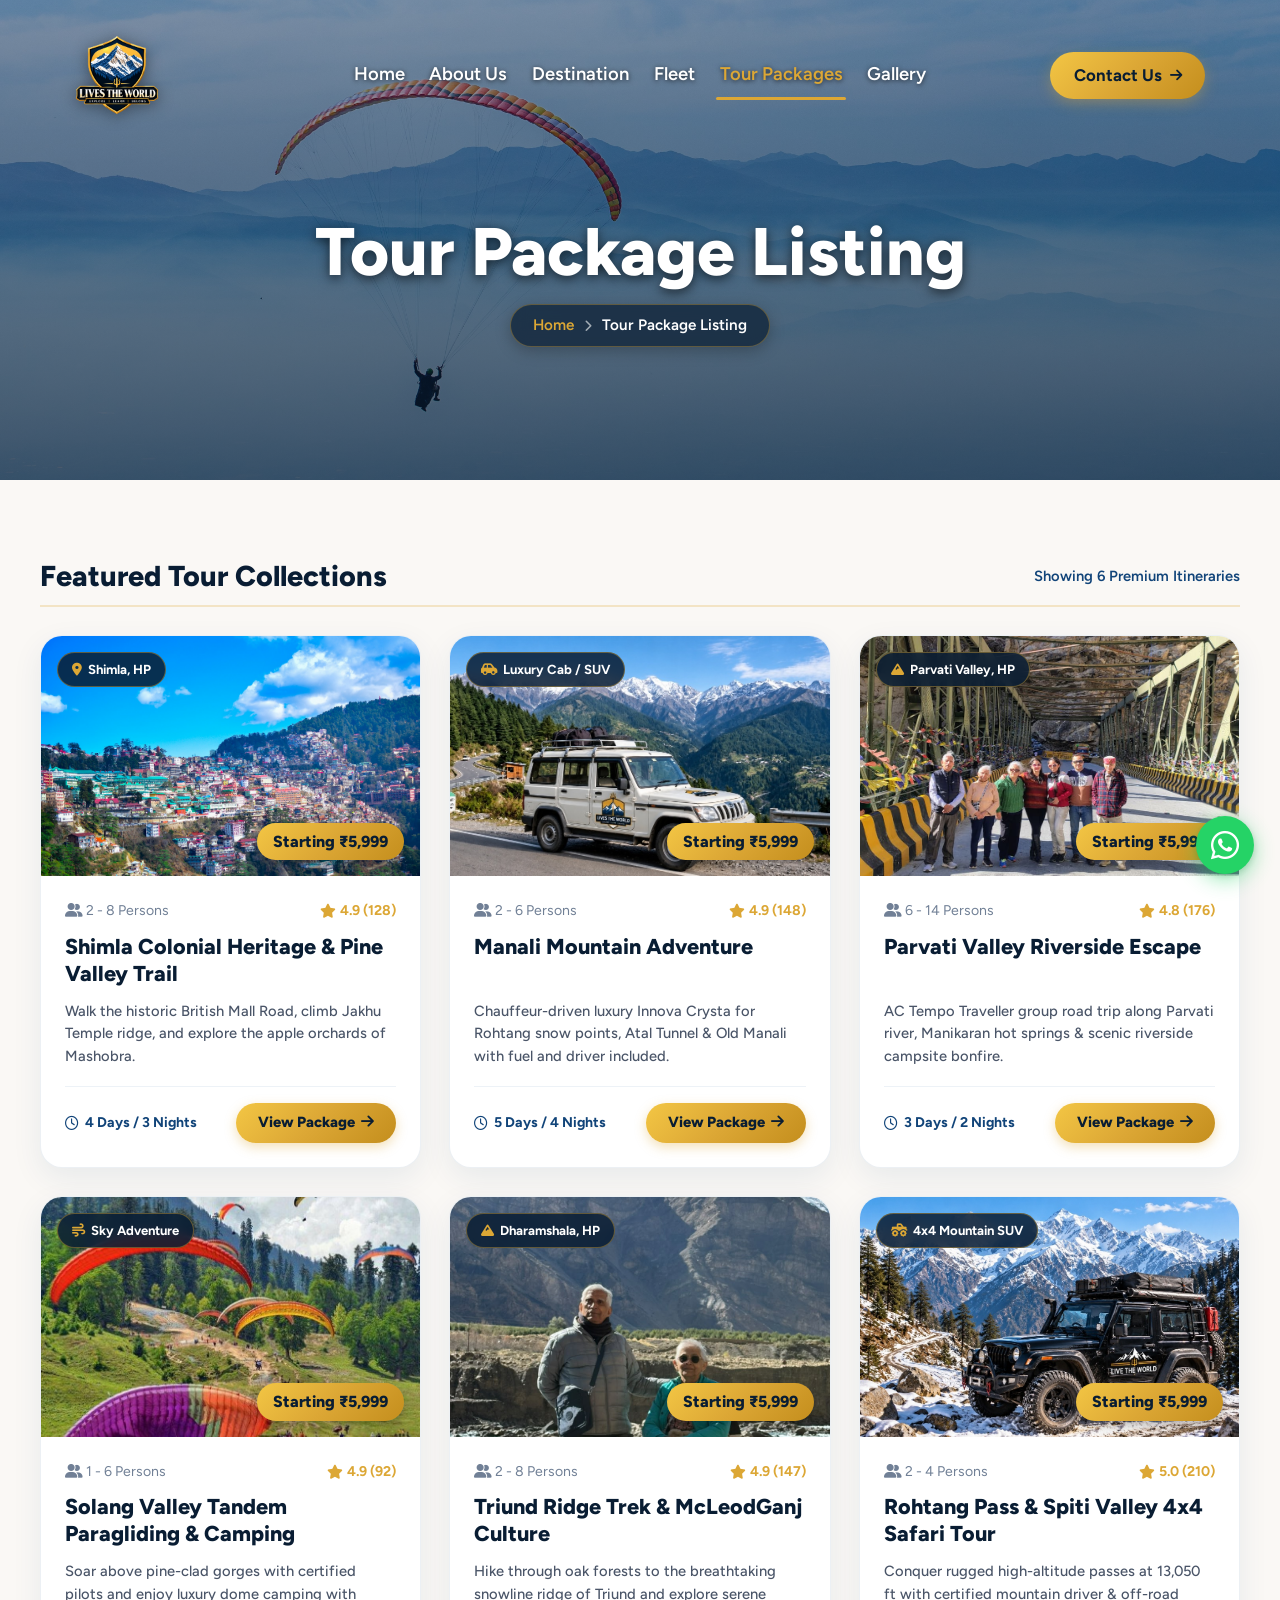
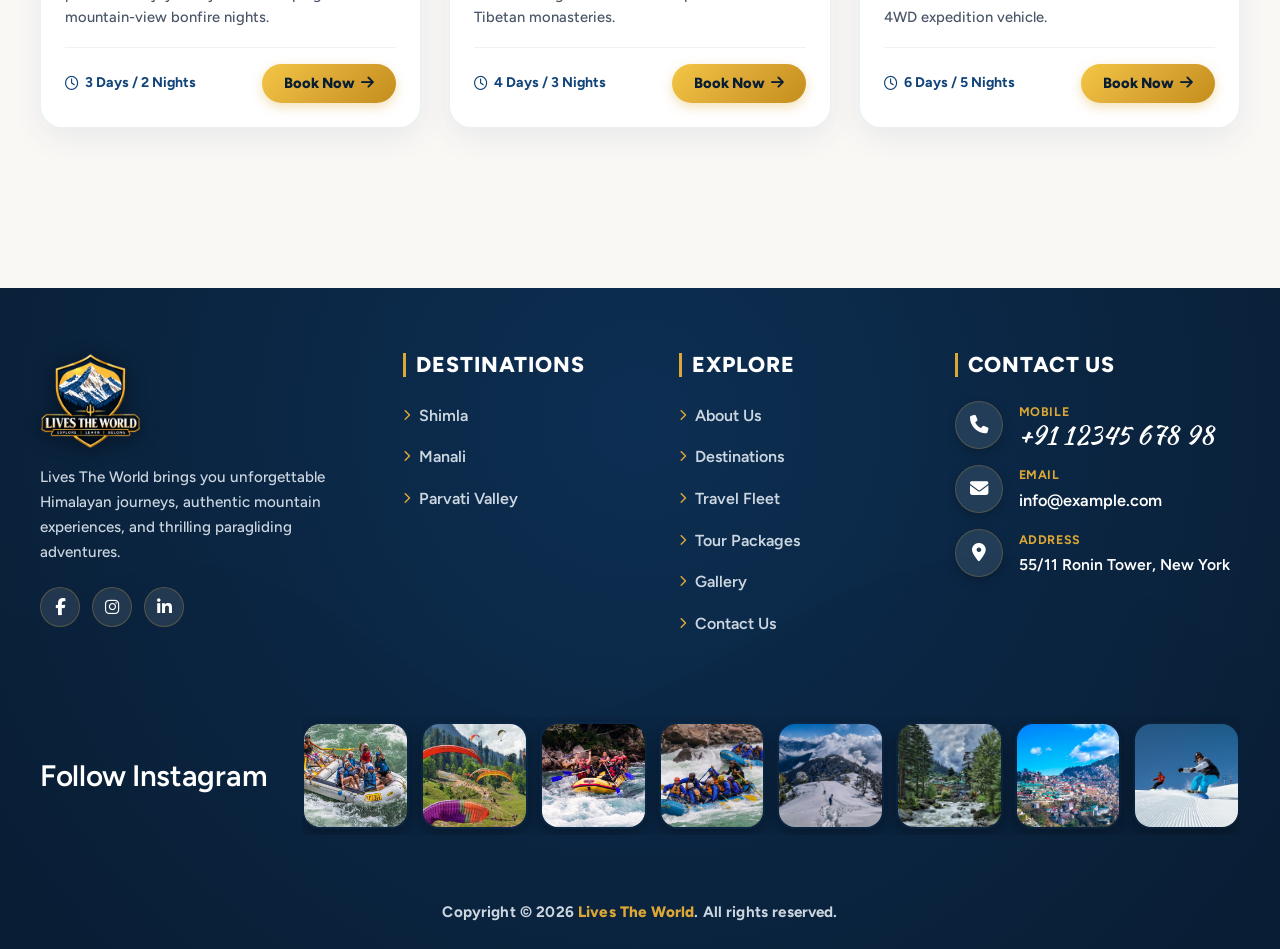
<file: tours.html>
<!DOCTYPE html>
<html lang="en">

<head>
  <meta charset="UTF-8">
  <meta name="viewport" content="width=device-width, initial-scale=1.0">
  <title>Tour Packages - Lives The World Himalayan Holidays</title>
  <meta name="description"
    content="Discover handpicked Himalayan holiday packages across Manali, Shimla, and Parvati Valley with Lives The World.">
  <meta name="keywords"
    content="Himachal tour packages, Manali travel deals, Parvati Valley expedition, Shimla holiday packages, Himachal family tour">
  <meta name="author" content="Lives The World">
  <meta name="publisher" content="Lives The World">
  <meta name="robots" content="index, follow, max-image-preview:large, max-snippet:-1, max-video-preview:-1">

  <!-- Canonical URL -->
  <link rel="canonical" href="https://livestheworld.in/tours">

  <!-- Open Graph Meta Tags -->
  <meta property="og:locale" content="en_US">
  <meta property="og:type" content="website">
  <meta property="og:title" content="Tour Packages - Lives The World Himalayan Holidays">
  <meta property="og:description"
    content="Discover handpicked Himalayan holiday packages across Manali, Shimla, and Parvati Valley with Lives The World.">
  <meta property="og:url" content="https://livestheworld.in/tours">
  <meta property="og:site_name" content="Lives The World">
  <meta property="og:image" content="https://livestheworld.in/assets/images/Manali.jpg">

  <!-- Twitter Card Meta Tags -->
  <meta name="twitter:card" content="summary_large_image">
  <meta name="twitter:title" content="Tour Packages - Lives The World Himalayan Holidays">
  <meta name="twitter:description"
    content="Discover handpicked Himalayan holiday packages across Manali, Shimla, and Parvati Valley.">
  <meta name="twitter:image" content="https://livestheworld.in/assets/images/Manali.jpg">

  <!-- Favicon -->
  <link rel="icon" type="image/x-icon" href="favicon.ico">
  <link rel="icon" type="image/png" sizes="192x192" href="assets/images/favicon-192x192.png">
  <link rel="icon" type="image/png" sizes="96x96" href="assets/images/favicon-96x96.png">
  <link rel="icon" type="image/png" sizes="48x48" href="assets/images/favicon-48x48.png">
  <link rel="icon" type="image/png" sizes="32x32" href="assets/images/favicon-32x32.png">
  <link rel="icon" type="image/png" sizes="16x16" href="assets/images/favicon-16x16.png">
  <link rel="apple-touch-icon" sizes="180x180" href="assets/images/apple-touch-icon.png">

  <!-- Font Awesome & Bootstrap Icons -->
  <link rel="stylesheet" href="https://cdnjs.cloudflare.com/ajax/libs/font-awesome/6.5.1/css/all.min.css">
  <link rel="stylesheet" href="https://cdn.jsdelivr.net/npm/bootstrap-icons@1.11.3/font/bootstrap-icons.min.css">

  <!-- Google Fonts -->
  <link rel="preconnect" href="https://fonts.googleapis.com">
  <link rel="preconnect" href="https://fonts.gstatic.com" crossorigin>
  <link
    href="https://fonts.googleapis.com/css2?family=Afacad:ital,wght@0,400..700;1,400..700&family=Figtree:ital,wght@0,300..900;1,300..900&family=Kaushan+Script&family=Arizonia&display=swap"
    rel="stylesheet">

  <!-- Main & Responsive Stylesheets -->
  <link rel="stylesheet" href="assets/css/style.css">
  <link rel="stylesheet" href="assets/css/responsive.css">
  <!-- Inner Pages Stylesheet -->
  <link rel="stylesheet" href="assets/css/inner-pages.css">
</head>

<body>

  <!-- ==================== SECTION 1: STICKY NAVIGATION BAR ==================== -->
  <header class="ltw-navbar travlla-navbar" id="siteHeader">
    <div class="navbar-wrapper">
      <div class="navbar-container">

        <!-- Logo Left Side -->
        <a href="index.html" class="brand-logo-link" title="Lives The World">
          <img src="assets/images/logo.png" alt="Lives The World Logo" class="brand-logo-img">
        </a>

        <!-- Menu in the Centre: Home, About Us, Destination, Fleet, Tour Packages, Gallery -->
        <nav class="main-nav" id="mainNav" aria-label="Main Navigation">
          <div class="mobile-nav-header">
            <span class="mobile-nav-brand">Live The <span>World</span></span>
            <button class="mobile-nav-close" id="mobileNavClose" aria-label="Close Navigation Menu">&times;</button>
          </div>
          <div class="mobile-nav-links">
            <a href="index.html" class="nav-link"><i class="fa-solid fa-house"></i> Home</a>
            <a href="about.html" class="nav-link"><i class="fa-solid fa-compass"></i> About Us</a>
            <a href="destinations.html" class="nav-link"><i class="fa-solid fa-mountain-sun"></i> Destination</a>
            <a href="fleet.html" class="nav-link"><i class="fa-solid fa-car-side"></i> Fleet</a>
            <a href="tours.html" class="nav-link active"><i class="fa-solid fa-map-location-dot"></i> Tour Packages</a>
            <a href="gallery.html" class="nav-link"><i class="fa-solid fa-images"></i> Gallery</a>
            <a href="contact.html" class="nav-link mobile-only-link"><i class="fa-solid fa-phone"></i> Contact Us</a>
          </div>
          <div class="mobile-nav-footer">
            <a href="contact.html" class="mobile-cta-btn"><i class="fa-solid fa-phone"></i> Contact Us</a>
            <div class="mobile-nav-contact">
              <i class="fa-solid fa-phone"></i> <a href="tel:+911234567898">+91 12345 678 98</a>
            </div>
          </div>
        </nav>

        <!-- Right Side: Contact Us Button & Mobile Hamburger Toggle Button -->
        <div class="navbar-right-box">
          <a href="contact.html" class="navbar-contact-btn">
            <span>Contact Us</span>
            <i class="fa-solid fa-arrow-right"></i>
          </a>
          <button class="mobile-nav-toggle" id="mobileNavToggle" aria-label="Toggle navigation menu"
            aria-expanded="false">
            <span class="hamburger-bar"></span>
            <span class="hamburger-bar"></span>
            <span class="hamburger-bar"></span>
          </button>
        </div>

      </div>
    </div>
  </header>

  <!-- Mobile Navigation Backdrop Overlay -->
  <div class="mobile-nav-backdrop" id="mobileNavBackdrop"></div>

  <!-- ==================== SECTION 2: TOUR PACKAGES HERO BREADCRUMB BANNER ==================== -->
  <section class="inner-hero-banner" id="tours-hero">
    <div class="inner-hero-content">
      <h1 class="inner-hero-title">Tour Package Listing</h1>
      <div class="inner-breadcrumb">
        <a href="index.html">Home</a>
        <i class="fa-solid fa-chevron-right"></i>
        <span>Tour Package Listing</span>
      </div>
    </div>
  </section>

  <!-- ==================== SECTION 3: TOUR PACKAGES & ITINERARIES MAIN ==================== -->
  <section class="tours-page-wrapper">
    <div class="site-container">

      <!-- Section Header: Curated Popular Tours -->
      <div class="tours-section-style-header">
        <h3>Featured Tour Collections</h3>
        <span id="tourCountDisplay">Showing 6 Premium Itineraries</span>
      </div>

      <!-- Tours Grid Style 1 -->
      <div class="tours-grid-style-1">

        <!-- Package 1: Shimla Colonial & Pine Trails -->
        <div class="tour-card-pkg" data-category="shimla weekend">
          <div class="tour-card-thumb">
            <img src="assets/images/bg-shimla.jpg" alt="Shimla Colonial Heritage Tour">
            <span class="tour-card-badge"><i class="fa-solid fa-location-dot"></i> Shimla, HP</span>
            <span class="tour-card-price-tag">Starting ₹5,999</span>
          </div>
          <div class="tour-card-body">
            <div class="tour-card-meta">
              <span><i class="fa-solid fa-user-group"></i> 2 - 8 Persons</span>
              <span class="tour-rating"><i class="fa-solid fa-star"></i> 4.9 (128)</span>
            </div>
            <h4 class="tour-card-title">Shimla Colonial Heritage & Pine Valley Trail</h4>
            <p class="tour-card-desc">Walk the historic British Mall Road, climb Jakhu Temple ridge, and explore the
              apple orchards of Mashobra.</p>
            <div class="tour-card-footer">
              <span class="tour-duration"><i class="fa-regular fa-clock"></i> 4 Days / 3 Nights</span>
              <a href="shimla-hill-retreat.html" class="tour-book-btn">View Package <i
                  class="fa-solid fa-arrow-right"></i></a>
            </div>
          </div>
        </div>

        <!-- Package 2: Manali Private SUV Cab Expedition -->
        <div class="tour-card-pkg" data-category="manali weekend">
          <div class="tour-card-thumb">
            <img src="assets/images/bolero.jpg" alt="Manali Private SUV Cab Tour">
            <span class="tour-card-badge"><i class="fa-solid fa-car-side"></i> Luxury Cab / SUV</span>
            <span class="tour-card-price-tag">Starting ₹5,999</span>
          </div>
          <div class="tour-card-body">
            <div class="tour-card-meta">
              <span><i class="fa-solid fa-user-group"></i> 2 - 6 Persons</span>
              <span class="tour-rating"><i class="fa-solid fa-star"></i> 4.9 (148)</span>
            </div>
            <h4 class="tour-card-title">Manali Mountain Adventure</h4>
            <p class="tour-card-desc">Chauffeur-driven luxury Innova Crysta for Rohtang snow points, Atal Tunnel & Old
              Manali with fuel and driver included.</p>
            <div class="tour-card-footer">
              <span class="tour-duration"><i class="fa-regular fa-clock"></i> 5 Days / 4 Nights</span>
              <a href="manali-mountain-adventure.html" class="tour-book-btn">View Package <i
                  class="fa-solid fa-arrow-right"></i></a>
            </div>
          </div>
        </div>

        <!-- Package 3: Parvati Valley Luxury Tempo Road Trip -->
        <div class="tour-card-pkg" data-category="parvati weekend">
          <div class="tour-card-thumb">
            <img src="assets/images/WhatsApp Image 2026-10-22 at 1.41.57 PM.jpeg"
              alt="Parvati Valley Mountain River Crossing">
            <span class="tour-card-badge"><i class="fa-solid fa-mountain"></i> Parvati Valley, HP</span>
            <span class="tour-card-price-tag">Starting ₹5,999</span>
          </div>
          <div class="tour-card-body">
            <div class="tour-card-meta">
              <span><i class="fa-solid fa-user-group"></i> 6 - 14 Persons</span>
              <span class="tour-rating"><i class="fa-solid fa-star"></i> 4.8 (176)</span>
            </div>
            <h4 class="tour-card-title">Parvati Valley Riverside Escape</h4>
            <p class="tour-card-desc">AC Tempo Traveller group road trip along Parvati river, Manikaran hot springs &
              scenic riverside campsite bonfire.</p>
            <div class="tour-card-footer">
              <span class="tour-duration"><i class="fa-regular fa-clock"></i> 3 Days / 2 Nights</span>
              <a href="parvati-valley-escape.html" class="tour-book-btn">View Package <i
                  class="fa-solid fa-arrow-right"></i></a>
            </div>
          </div>
        </div>

        <!-- Package 4: Solang Paragliding Tandem Package -->
        <div class="tour-card-pkg" data-category="sky manali weekend">
          <div class="tour-card-thumb">
            <img src="assets/images/paragliding.jpg" alt="Solang Paragliding Tandem Experience">
            <span class="tour-card-badge"><i class="fa-solid fa-wind"></i> Sky Adventure</span>
            <span class="tour-card-price-tag">Starting ₹5,999</span>
          </div>
          <div class="tour-card-body">
            <div class="tour-card-meta">
              <span><i class="fa-solid fa-user-group"></i> 1 - 6 Persons</span>
              <span class="tour-rating"><i class="fa-solid fa-star"></i> 4.9 (92)</span>
            </div>
            <h4 class="tour-card-title">Solang Valley Tandem Paragliding & Camping</h4>
            <p class="tour-card-desc">Soar above pine-clad gorges with certified pilots and enjoy luxury dome camping
              with mountain-view bonfire nights.</p>
            <div class="tour-card-footer">
              <span class="tour-duration"><i class="fa-regular fa-clock"></i> 3 Days / 2 Nights</span>
              <a href="contact.html" class="tour-book-btn">Book Now <i class="fa-solid fa-arrow-right"></i></a>
            </div>
          </div>
        </div>

        <!-- Package 5: Triund & Dharamshala Spiritual Trail -->
        <div class="tour-card-pkg" data-category="weekend">
          <div class="tour-card-thumb">
            <img src="assets/images/WhatsApp Image 2026-10-22 at 1.41.22 PM.jpeg"
              alt="Triund Snowline and Mountain Ridge">
            <span class="tour-card-badge"><i class="fa-solid fa-mountain"></i> Dharamshala, HP</span>
            <span class="tour-card-price-tag">Starting ₹5,999</span>
          </div>
          <div class="tour-card-body">
            <div class="tour-card-meta">
              <span><i class="fa-solid fa-user-group"></i> 2 - 8 Persons</span>
              <span class="tour-rating"><i class="fa-solid fa-star"></i> 4.9 (147)</span>
            </div>
            <h4 class="tour-card-title">Triund Ridge Trek & McLeodGanj Culture</h4>
            <p class="tour-card-desc">Hike through oak forests to the breathtaking snowline ridge of Triund and explore
              serene Tibetan monasteries.</p>
            <div class="tour-card-footer">
              <span class="tour-duration"><i class="fa-regular fa-clock"></i> 4 Days / 3 Nights</span>
              <a href="contact.html" class="tour-book-btn">Book Now <i class="fa-solid fa-arrow-right"></i></a>
            </div>
          </div>
        </div>

        <!-- Package 6: Rohtang Pass & Spiti 4x4 Mountain Safari -->
        <div class="tour-card-pkg" data-category="manali">
          <div class="tour-card-thumb">
            <img src="assets/images/travel-4x4-suv.jpg" alt="Rohtang Pass & Spiti 4x4 Safari Tour">
            <span class="tour-card-badge"><i class="fa-solid fa-truck-monster"></i> 4x4 Mountain SUV</span>
            <span class="tour-card-price-tag">Starting ₹5,999</span>
          </div>
          <div class="tour-card-body">
            <div class="tour-card-meta">
              <span><i class="fa-solid fa-user-group"></i> 2 - 4 Persons</span>
              <span class="tour-rating"><i class="fa-solid fa-star"></i> 5.0 (210)</span>
            </div>
            <h4 class="tour-card-title">Rohtang Pass & Spiti Valley 4x4 Safari Tour</h4>
            <p class="tour-card-desc">Conquer rugged high-altitude passes at 13,050 ft with certified mountain driver &
              off-road 4WD expedition vehicle.</p>
            <div class="tour-card-footer">
              <span class="tour-duration"><i class="fa-regular fa-clock"></i> 6 Days / 5 Nights</span>
              <a href="contact.html" class="tour-book-btn">Book Now <i class="fa-solid fa-arrow-right"></i></a>
            </div>
          </div>
        </div>

      </div>

    </div>
  </section>

  <!-- ==================== SECTION 4: SITE FOOTER ==================== -->
  <footer class="site-footer" id="contact">
    <div class="site-container">
      <div class="dz-footer-main-grid">

        <!-- Col 1: Brand Logo & Description -->
        <div class="dz-footer-brand-col">
          <a href="index.html" class="dz-brand-logo-link" title="Lives The World">
            <img src="assets/images/logo.png" alt="Lives The World Logo" class="dz-footer-logo-img">
          </a>
          <p class="dz-brand-slogan-desc">Lives The World brings you unforgettable Himalayan journeys, authentic
            mountain experiences, and thrilling paragliding adventures.</p>
          <div class="dz-social-icons-row">
            <a href="https://facebook.com" target="_blank" rel="noopener noreferrer" aria-label="Facebook"><i
                class="fa-brands fa-facebook-f"></i></a>
            <a href="https://instagram.com" target="_blank" rel="noopener noreferrer" aria-label="Instagram"><i
                class="fa-brands fa-instagram"></i></a>
            <a href="https://linkedin.com" target="_blank" rel="noopener noreferrer" aria-label="LinkedIn"><i
                class="fa-brands fa-linkedin-in"></i></a>
          </div>
        </div>

        <!-- Col 2: DESTINATIONS -->
        <div class="dz-footer-menu-col">
          <h4 class="dz-col-heading">DESTINATIONS</h4>
          <ul class="dz-footer-nav-list">
            <li><a href="shimla-hill-retreat.html"><i class="fa-solid fa-chevron-right"></i> Shimla</a></li>
            <li><a href="manali-mountain-adventure.html"><i class="fa-solid fa-chevron-right"></i> Manali</a></li>
            <li><a href="parvati-valley-escape.html"><i class="fa-solid fa-chevron-right"></i> Parvati Valley</a></li>
          </ul>
        </div>

        <!-- Col 3: EXPLORE -->
        <div class="dz-footer-menu-col">
          <h4 class="dz-col-heading">EXPLORE</h4>
          <ul class="dz-footer-nav-list">
            <li><a href="about.html"><i class="fa-solid fa-chevron-right"></i> About Us</a></li>
            <li><a href="destinations.html"><i class="fa-solid fa-chevron-right"></i> Destinations</a></li>
            <li><a href="fleet.html"><i class="fa-solid fa-chevron-right"></i> Travel Fleet</a></li>
            <li><a href="tours.html"><i class="fa-solid fa-chevron-right"></i> Tour Packages</a></li>
            <li><a href="gallery.html"><i class="fa-solid fa-chevron-right"></i> Gallery</a></li>
            <li><a href="contact.html"><i class="fa-solid fa-chevron-right"></i> Contact Us</a></li>
          </ul>
        </div>

        <!-- Col 4: CONTACT US with Mobile, Email, Address Badges -->
        <div class="dz-footer-contact-col">
          <h4 class="dz-col-heading">CONTACT US</h4>
          <div class="dz-contact-items-stack">
            <!-- Mobile -->
            <div class="dz-contact-badge-item">
              <div class="dz-badge-circle">
                <i class="fa-solid fa-phone"></i>
              </div>
              <div class="dz-badge-content">
                <span class="dz-contact-label">Mobile</span>
                <a href="tel:+911234567898" class="dz-phone-script">+91 12345 678 98</a>
              </div>
            </div>

            <!-- Email -->
            <div class="dz-contact-badge-item">
              <div class="dz-badge-circle">
                <i class="fa-solid fa-envelope"></i>
              </div>
              <div class="dz-badge-content">
                <span class="dz-contact-label">Email</span>
                <a href="mailto:info@example.com" class="dz-email-text">info@example.com</a>
              </div>
            </div>

            <!-- Address -->
            <div class="dz-contact-badge-item">
              <div class="dz-badge-circle">
                <i class="fa-solid fa-location-dot"></i>
              </div>
              <div class="dz-badge-content">
                <span class="dz-contact-label">Address</span>
                <span class="dz-address-text">55/11 Ronin Tower, New York</span>
              </div>
            </div>
          </div>
        </div>

      </div>

      <!-- Follow Instagram Strip from Screenshot 2 -->
      <div class="dz-instagram-row">
        <h3 class="dz-instagram-title">Follow Instagram</h3>
        <div class="dz-instagram-grid">
          <div class="dz-insta-thumb"><img src="assets/images/rafting.jfif" alt="River Rafting Adventure"
              loading="lazy"></div>
          <div class="dz-insta-thumb"><img src="assets/images/paragliding.jpg" alt="Paragliding in Solang Valley"
              loading="lazy"></div>
          <div class="dz-insta-thumb"><img src="assets/images/rafting-img.jfif" alt="White Water River Rapids"
              loading="lazy"></div>
          <div class="dz-insta-thumb"><img src="assets/images/rafting-img-3.jfif" alt="River Expedition Team"
              loading="lazy"></div>
          <div class="dz-insta-thumb"><img src="assets/images/bg-parvati.jpg" alt="Winter Mountain Trek" loading="lazy">
          </div>
          <div class="dz-insta-thumb"><img src="assets/images/Manali.jpg" alt="Manali Valley Riverside" loading="lazy">
          </div>
          <div class="dz-insta-thumb"><img src="assets/images/bg-shimla.jpg" alt="Shimla Hillside Town" loading="lazy">
          </div>
          <div class="dz-insta-thumb"><img src="assets/images/slider.jfif" alt="Snowboarding Alpine Slopes"
              loading="lazy"></div>
        </div>
      </div>

      <!-- Bottom Bar from Screenshot 2: Copyright -->
      <div class="dz-footer-bottom">
        <p class="dz-copyright-text">Copyright © 2026 <span class="dz-highlight-gold">Lives The World</span>. All rights
          reserved.</p>
      </div>
    </div>
  </footer>

  <!-- Floating WhatsApp Action Button -->
  <a href="https://wa.me/919773546426?text=Hello%20Lives%20The%20World!%20I%20would%20like%20to%20inquire%20about%20a%20tour%20package."
    class="floating-whatsapp-btn" target="_blank" rel="noopener noreferrer" aria-label="Chat with us on WhatsApp"
    title="Chat on WhatsApp">
    <i class="fa-brands fa-whatsapp"></i>
    <span class="whatsapp-tooltip">Chat with us</span>
  </a>

  <script src="assets/js/main.js"></script>
</body>

</html>
</file>
<file: assets/css/style.css>
/* ===================================================================
   LIVES THE WORLD - TRAVEL & TOUR PORTAL
   Exact Travlla Theme Recreation for Himachal & Himalayan Expeditions
   Locations: Parvati Valley, Shimla, Manali
   Palette: Deep Teal, Lime Green, Royal Gold & Mountain Navy
   =================================================================== */

@import url('https://fonts.googleapis.com/css2?family=Afacad:ital,wght@0,400..700;1,400..700&family=Figtree:ital,wght@0,300..900;1,300..900&family=Kaushan+Script&family=Arizonia&family=Caveat:wght@700&family=Plus+Jakarta+Sans:wght@300;400;500;600;700;800&display=swap');

:root {
  /* Logo Theme Colors: Golden, White, Black, Blue, and Off-White */
  --color-gold: #DCA735;
  --color-gold-light: #F3C644;
  --color-gold-dark: #B8860B;
  --color-gold-gradient: linear-gradient(135deg, #F3C644 0%, #DCA735 50%, #C48E1D 100%);
  --color-gold-gradient-hover: linear-gradient(135deg, #FAD66B 0%, #EAB647 50%, #D49B20 100%);
  --color-gold-soft: #FDF8EE;
  --color-gold-border: rgba(220, 167, 53, 0.35);

  /* Blue: Alpine Royal Navy (from Logo Shield & Mountain Shadows) */
  --color-blue-navy: #114479;
  --color-blue-dark: #0F2444;
  --color-blue-light: #1D5A96;
  --color-blue-soft: #F0F5FA;
  --color-blue-border: rgba(17, 68, 121, 0.15);

  /* White & Off-White (Light, Clean, Elegant, Premium) */
  --color-white: #ffffff;
  --color-offwhite: #FAF8F5;
  --color-offwhite-alt: #F4F7FA;
  --color-offwhite-surface: #F5F3EF;

  /* Black & Charcoal (High Contrast Typography & Badges) */
  --color-black: #0A0F1A;
  --color-charcoal: #1E293B;
  --color-text-main: #1E293B;
  --color-text-muted: #5A6B82;
  --color-border: #E5E9F0;

  /* Brand Remappings for Full Visual Consistency */
  --color-travlla-teal: #114479;
  --color-travlla-teal-dark: #0F2444;
  --color-travlla-lime: #DCA735;
  --color-travlla-lime-hover: #F3C644;
  --color-travlla-yellow: #DCA735;
  --color-navy: #114479;
  --color-navy-dark: #0F2444;
  --color-gold-amber: #DCA735;
  --color-bg-light: #FAF8F5;
  --color-bg-surface: #ffffff;

  /* Typography */
  --font-heading: 'Figtree', sans-serif;
  --font-body: 'Figtree', sans-serif;
  --font-script: 'Kaushan Script', cursive;
  --font-cursive: 'Arizonia', cursive;

  /* Transitions */
  --transition-fast: 0.2s ease;
  --transition-normal: 0.35s cubic-bezier(0.16, 1, 0.3, 1);
  --transition-smooth: 0.5s cubic-bezier(0.16, 1, 0.3, 1);
}

/* Base Reset */
*,
*::before,
*::after {
  box-sizing: border-box;
  margin: 0;
  padding: 0;
}

html {
  scroll-behavior: smooth;
  font-size: 16px;
}

body {
  font-family: var(--font-body);
  background-color: var(--color-bg-light);
  color: var(--color-text-main);
  line-height: 1.6;
  overflow-x: hidden;
  -webkit-font-smoothing: antialiased;
}

a {
  color: inherit;
  text-decoration: none;
  transition: color var(--transition-fast);
}

ul,
ol {
  list-style: none;
}

img {
  max-width: 100%;
  height: auto;
  display: block;
}

button,
input,
select,
textarea {
  font-family: inherit;
  font-size: inherit;
}

button {
  cursor: pointer;
  border: none;
  background: none;
}

/* Headings */
h1,
h2,
h3,
h4,
h5,
h6 {
  font-family: var(--font-heading);
  color: var(--color-travlla-teal-dark);
  font-weight: 700;
  line-height: 1.15;
}

h1 {
  font-size: clamp(2.5rem, 5vw, 4.2rem);
}

h2 {
  font-size: clamp(2rem, 3.8vw, 3.2rem);
}

h3 {
  font-size: clamp(1.4rem, 2.2vw, 1.9rem);
}

h4 {
  font-size: 1.25rem;
}

.text-gold {
  color: var(--color-gold) !important;
}

.text-lime {
  color: var(--color-travlla-lime) !important;
}

.text-teal {
  color: var(--color-travlla-teal) !important;
}

.container,
.site-container {
  width: 100%;
  max-width: 1380px;
  margin-left: auto;
  margin-right: auto;
  padding-left: 2.5rem;
  padding-right: 2.5rem;
  position: relative;
}

/* ===================================================================
   STICKY / SCROLLING NAVBAR 
   =================================================================== */
.ltw-navbar,
.travlla-navbar {
  position: fixed;
  top: 0;
  left: 0;
  width: 100%;
  z-index: 10005;
  padding: 1.4rem 0;
  transition: all 0.4s cubic-bezier(0.16, 1, 0.3, 1);
  pointer-events: none;
}

.navbar-wrapper {
  width: 100%;
  max-width: 1400px;
  margin: 0 auto;
  padding: 0 2.5rem;
  transition: all 0.4s cubic-bezier(0.16, 1, 0.3, 1);
  pointer-events: auto;
}

.navbar-container {
  display: grid;
  grid-template-columns: 1fr auto 1fr;
  align-items: center;
  width: 100%;
  padding: 0.8rem 2.2rem;
  background: transparent;
  border-radius: 0;
  transition: all 0.4s cubic-bezier(0.16, 1, 0.3, 1);
}

/* AFTER SCROLL: FLOATING BAR */
.ltw-navbar.scrolled,
.travlla-navbar.scrolled {
  padding: 0;
}

.ltw-navbar.scrolled .nav-link,
.travlla-navbar.scrolled .nav-link {
  color: #ffffff;
  text-shadow: none;
}

.ltw-navbar.scrolled .nav-link:hover,
.ltw-navbar.scrolled .nav-link.active,
.travlla-navbar.scrolled .nav-link:hover,
.travlla-navbar.scrolled .nav-link.active {
  color: var(--color-gold);
}

.ltw-navbar.scrolled .brand-name,
.travlla-navbar.scrolled .brand-name {
  color: #ffffff;
  text-shadow: none;
}

.ltw-navbar.scrolled .navbar-wrapper,
.travlla-navbar.scrolled .navbar-wrapper {
  max-width: 1360px;
  padding: 0;
}

.ltw-navbar.scrolled .navbar-container,
.travlla-navbar.scrolled .navbar-container {
  background: rgba(9, 29, 51, 0.97);
  backdrop-filter: blur(14px);
  border-bottom: 1px solid rgba(255, 255, 255, 0.08);
  border-radius: 0 0 28px 28px;
  box-shadow: 0 14px 40px rgba(9, 29, 51, 0.35);
  padding: 0.95rem 2.8rem;
  min-height: 80px;
}

/* Left: Brand Logo & Name */
.brand-logo-link {
  display: inline-flex;
  align-items: center;
  gap: 10px;
  text-decoration: none;
  justify-self: start;
}

.brand-logo-img {
  height: 80px;
  width: auto;
  object-fit: contain;
  display: block;
  filter: drop-shadow(0 2px 8px rgba(0, 0, 0, 0.4));
  transition: transform 0.25s ease;
}

.brand-logo-link:hover .brand-logo-img {
  transform: scale(1.05);
}

.brand-text-wrap {
  display: flex;
  flex-direction: column;
}

.brand-name {
  font-family: var(--font-heading);
  font-size: 2.25rem;
  font-weight: 800;
  letter-spacing: -0.01em;
  color: #ffffff;
  line-height: 1.1;
  text-shadow: 0 2px 8px rgba(0, 0, 0, 0.55);
}

.brand-name span {
  color: var(--color-gold);
}

/* Centre: Navigation Links (Home, About, Destinations, Fleet, Tour Packages, Gallery, Contact Us) */
.main-nav {
  display: flex;
  align-items: center;
  justify-content: center;
  gap: 1.15rem;
  justify-self: center;
}

.mobile-nav-links {
  display: flex;
  align-items: center;
  gap: 1.15rem;
}

.nav-link {
  font-family: var(--font-heading);
  font-size: 1.15rem;
  font-weight: 600;
  color: #ffffff;
  padding: 0.35rem 0.2rem;
  position: relative;
  text-decoration: none;
  transition: color var(--transition-fast);
  text-shadow: 0 1px 5px rgba(0, 0, 0, 0.7);
  white-space: nowrap;
}

.nav-link:hover,
.nav-link.active {
  color: var(--color-gold);
}

.nav-link::after {
  content: '';
  position: absolute;
  bottom: -4px;
  left: 0;
  width: 100%;
  height: 2.5px;
  background: var(--color-gold);
  border-radius: 2px;
  transform: scaleX(0);
  transition: transform 0.25s ease;
}

.nav-link:hover::after,
.nav-link.active::after {
  transform: scaleX(1);
}

/* Hide mobile-specific drawer elements on desktop */
@media (min-width: 993px) {

  .mobile-nav-header,
  .mobile-nav-footer,
  .mobile-nav-backdrop,
  .mobile-nav-toggle,
  .main-nav .nav-link i,
  .main-nav .mobile-only-link {
    display: none !important;
  }
}

/* Right Side: Balancer / Contact Button & Mobile Toggle Container */
.navbar-right-box,
.navbar-right-blank {
  justify-self: end;
  width: 100%;
  display: flex;
  justify-content: flex-end;
  align-items: center;
  gap: 14px;
}

/* Right Side: Contact Us Button */
.navbar-contact-btn {
  display: inline-flex;
  align-items: center;
  gap: 8px;
  background: var(--color-gold-gradient);
  color: #091D33;
  padding: 0.62rem 1.45rem;
  border-radius: 50px;
  font-family: var(--font-heading);
  font-size: 1.05rem;
  font-weight: 700;
  text-decoration: none;
  box-shadow: 0 4px 14px rgba(220, 167, 53, 0.35);
  transition: all 0.3s cubic-bezier(0.16, 1, 0.3, 1);
  white-space: nowrap;
}

.navbar-contact-btn:hover {
  background: #ffffff;
  color: #091D33;
  transform: translateY(-2px);
  box-shadow: 0 6px 20px rgba(220, 167, 53, 0.5);
}

.navbar-contact-btn i {
  font-size: 0.88rem;
  transition: transform 0.25s ease;
}

.navbar-contact-btn:hover i {
  transform: translateX(3px);
}

/* Mobile Hamburger Toggle Button */
.mobile-nav-toggle {
  display: none;
  background: rgba(17, 68, 121, 0.85);
  border: 1.5px solid var(--color-gold);
  border-radius: 10px;
  width: 44px;
  height: 44px;
  padding: 10px 8px;
  cursor: pointer;
  flex-direction: column;
  justify-content: space-between;
  align-items: center;
  box-shadow: 0 4px 14px rgba(0, 0, 0, 0.35);
  transition: all 0.3s cubic-bezier(0.16, 1, 0.3, 1);
  pointer-events: auto;
  z-index: 1002;
}

.mobile-nav-toggle:hover {
  background: rgba(220, 167, 53, 0.2);
  transform: scale(1.05);
}

.hamburger-bar {
  display: block;
  width: 22px;
  height: 2.5px;
  background-color: #ffffff;
  border-radius: 2px;
  transition: transform 0.3s cubic-bezier(0.16, 1, 0.3, 1), opacity 0.2s ease, background-color 0.3s ease;
}

/* Hamburger to X Animation */
.mobile-nav-toggle.is-active {
  background: rgba(9, 29, 51, 0.95);
  border-color: #ffffff;
}

.mobile-nav-toggle.is-active .hamburger-bar:nth-child(1) {
  transform: translateY(7.5px) rotate(45deg);
  background-color: var(--color-gold);
}

.mobile-nav-toggle.is-active .hamburger-bar:nth-child(2) {
  opacity: 0;
  transform: scaleX(0);
}

.mobile-nav-toggle.is-active .hamburger-bar:nth-child(3) {
  transform: translateY(-7.5px) rotate(-45deg);
  background-color: var(--color-gold);
}

/* Mobile Backdrop Overlay */
.mobile-nav-backdrop {
  position: fixed;
  inset: 0;
  background: rgba(4, 15, 27, 0.65);
  backdrop-filter: blur(4px);
  -webkit-backdrop-filter: blur(4px);
  z-index: 9998;
  opacity: 0;
  visibility: hidden;
  transition: opacity 0.35s ease, visibility 0.35s ease;
  pointer-events: none;
}

.mobile-nav-backdrop.show {
  opacity: 1;
  visibility: visible;
  pointer-events: auto;
}

body.nav-drawer-open {
  overflow: hidden !important;
}

/* ===================================================================
   HERO BANNER - EXACT TRAVLLA LOOK (MANALI.JPG BACKGROUND)
   =================================================================== */
.ltw-hero-banner,
.travlla-hero-banner {
  position: relative;
  width: 100%;
  height: 100vh;
  min-height: 100vh;
  overflow: hidden;
  display: flex;
  align-items: center;
  background: #0A0F1A;
}

/* Hero Slider Container & Horizontal Track */
.hero-slider-wrap {
  position: absolute;
  inset: 0;
  width: 100%;
  height: 100%;
  overflow: hidden;
  z-index: 1;
}

.hero-slider-track {
  display: flex;
  width: 100%;
  height: 100%;
  transition: transform 0.6s cubic-bezier(0.25, 1, 0.35, 1);
  will-change: transform;
}

.hero-slide {
  flex: 0 0 100%;
  min-width: 100%;
  width: 100%;
  height: 100%;
  position: relative;
  display: flex;
  align-items: center;
  overflow: hidden;
}

.hero-slide-bg {
  position: absolute;
  inset: 0;
  width: 100%;
  height: 100%;
  z-index: 1;
  overflow: hidden;
}

.hero-slide .hero-bg-img {
  width: 100%;
  height: 100%;
  object-fit: cover;
  object-position: center 30%;
  display: block;
}

/* Subtle Vignette Overlay */
.ltw-banner-overlay,
.travlla-banner-overlay {
  position: absolute;
  inset: 0;
  background: radial-gradient(circle at 55% 45%, rgba(0, 0, 0, 0.1) 0%, rgba(3, 21, 24, 0.35) 70%, rgba(2, 18, 20, 0.7) 100%);
  z-index: 2;
  pointer-events: none;
}

/* Slide Subtitle */
.hero-slide-subtitle {
  font-family: var(--font-body);
  font-size: clamp(1.05rem, 1.8vw, 1.35rem);
  font-weight: 600;
  color: #F0F5FA;
  text-shadow: 0 2px 10px rgba(0, 0, 0, 0.7);
  margin-left: 2rem;
  margin-top: 0.6rem;
  letter-spacing: 0.04em;
  opacity: 0;
  transform: translateY(15px);
  transition: all 0.8s 0.35s cubic-bezier(0.16, 1, 0.3, 1);
}

.hero-slide.active .hero-slide-subtitle {
  opacity: 1;
  transform: translateY(0);
}

/* Navigation Arrows */
.hero-slider-nav {
  position: absolute;
  top: 50%;
  transform: translateY(-50%);
  z-index: 25;
  width: 52px;
  height: 52px;
  border-radius: 50%;
  background: rgba(17, 68, 121, 0.75);
  backdrop-filter: blur(8px);
  border: 2px solid rgba(220, 167, 53, 0.55);
  color: #ffffff;
  font-size: 1.2rem;
  display: flex;
  align-items: center;
  justify-content: center;
  cursor: pointer;
  transition: all 0.3s ease;
  box-shadow: 0 6px 20px rgba(0, 0, 0, 0.35);
}

.hero-nav-prev {
  left: 2.5rem;
}

.hero-nav-next {
  right: 2.5rem;
}

.hero-slider-nav:hover {
  background: var(--color-gold-gradient);
  color: #0A0F1A;
  border-color: #ffffff;
  transform: translateY(-50%) scale(1.1);
  box-shadow: 0 8px 24px rgba(220, 167, 53, 0.55);
}

/* Bottom Indicator Tabs */
.hero-slider-dots {
  position: absolute;
  bottom: 2.8rem;
  left: 50%;
  transform: translateX(-50%);
  z-index: 25;
  display: flex;
  align-items: center;
  gap: 12px;
  background: rgba(10, 20, 35, 0.7);
  backdrop-filter: blur(12px);
  padding: 7px 18px;
  border-radius: 50px;
  border: 1px solid rgba(220, 167, 53, 0.35);
  box-shadow: 0 10px 30px rgba(0, 0, 0, 0.35);
}

.hero-dot {
  display: flex;
  align-items: center;
  gap: 8px;
  background: transparent;
  border: none;
  padding: 7px 16px;
  border-radius: 30px;
  cursor: pointer;
  color: #CCD6E0;
  font-family: var(--font-body);
  font-size: 0.88rem;
  font-weight: 700;
  transition: all 0.3s ease;
  user-select: none;
}

.hero-dot-index {
  font-size: 0.75rem;
  color: #DCA735;
  font-weight: 800;
}

.hero-dot:hover {
  color: #ffffff;
  background: rgba(255, 255, 255, 0.08);
}

.hero-dot.active {
  background: var(--color-gold-gradient);
  color: #0A0F1A;
  box-shadow: 0 4px 14px rgba(220, 167, 53, 0.4);
}

.hero-dot.active .hero-dot-index {
  color: #0A0F1A;
}

/* Drifting Cloud Layers (Travlla Motif) */
.trv-cloud {
  position: absolute;
  width: 100%;
  pointer-events: none;
  z-index: 3;
}

.trv-cloud-1 {
  top: 10%;
  opacity: 0.6;
  animation: cloudMarquee1 38s linear infinite;
}

.trv-cloud-2 {
  top: 30%;
  opacity: 0.45;
  animation: cloudMarquee2 55s linear infinite;
}

@keyframes cloudMarquee1 {
  0% {
    transform: translateX(-100%);
  }

  100% {
    transform: translateX(100%);
  }
}

@keyframes cloudMarquee2 {
  0% {
    transform: translateX(100%);
  }

  100% {
    transform: translateX(-100%);
  }
}

/* Concentric Orbital Rings (Travlla Signature Animated Circles) */
.twm-concentric-circles-wrap {
  position: absolute;
  top: 48%;
  right: 15%;
  transform: translate(50%, -50%);
  width: 650px;
  height: 650px;
  pointer-events: none;
  z-index: 4;
}

.twm-orbit-ring {
  position: absolute;
  inset: 0;
  margin: auto;
  border-radius: 50%;
  border: 1px dashed rgba(255, 255, 255, 0.22);
}

.ring-outer {
  width: 600px;
  height: 600px;
  border-style: solid;
  border-color: rgba(255, 255, 255, 0.12);
  animation: rotateClockwise 50s linear infinite;
}

.ring-mid {
  width: 440px;
  height: 440px;
  border-style: dashed;
  border-color: rgba(255, 255, 255, 0.18);
  animation: rotateCounterClockwise 35s linear infinite;
}

.ring-inner {
  width: 280px;
  height: 280px;
  border-style: solid;
  border-color: rgba(255, 255, 255, 0.1);
  animation: rotateClockwise 25s linear infinite;
}

/* Satellite Yellow Orbit Dot */
.orbit-satellite-dot {
  position: absolute;
  width: 14px;
  height: 14px;
  background: var(--color-travlla-yellow);
  border-radius: 50%;
  box-shadow: 0 0 16px var(--color-travlla-yellow);
  top: 35%;
  left: 20%;
}

@keyframes rotateClockwise {
  from {
    transform: rotate(0deg);
  }

  to {
    transform: rotate(360deg);
  }
}

@keyframes rotateCounterClockwise {
  from {
    transform: rotate(360deg);
  }

  to {
    transform: rotate(0deg);
  }
}

/* Foreground Mossy Rock (Bottom-Left) */
.trv-banner-rock-pic {
  position: absolute;
  bottom: -40px;
  left: -30px;
  z-index: 15;
  max-width: 480px;
  pointer-events: none;
  filter: drop-shadow(10px 10px 30px rgba(0, 0, 0, 0.7));
}

.trv-banner-rock-pic img {
  width: 100%;
}

/* Foreground Chameleon / Lizard (Sitting on branch) */
.trv-banner-lizard-pic {
  position: absolute;
  bottom: 0px;
  left: 10px;
  z-index: 20;
  max-width: 220px;
  pointer-events: none;
  filter: drop-shadow(4px 4px 15px rgba(0, 0, 0, 0.6));
  animation: gentleBreathe 4s ease-in-out infinite alternate;
}

.trv-banner-lizard-pic img {
  width: 100%;
}

@keyframes gentleBreathe {
  0% {
    transform: scale(1) translateY(0);
  }

  100% {
    transform: scale(1.02) translateY(-4px);
  }
}

/* Location Selector Tabs (Parvati Valley, Shimla, Manali) */
.location-hero-switcher {
  display: flex;
  align-items: center;
  gap: 0.6rem;
  margin-bottom: 1.5rem;
  z-index: 10;
  position: relative;
}

.loc-btn {
  padding: 0.45rem 1.25rem;
  border-radius: 50px;
  font-family: var(--font-heading);
  font-size: 0.95rem;
  font-weight: 700;
  background: rgba(0, 0, 0, 0.5);
  color: #ffffff;
  border: 1px solid rgba(255, 255, 255, 0.25);
  backdrop-filter: blur(8px);
  transition: all var(--transition-fast);
}

.loc-btn:hover,
.loc-btn.active {
  background: var(--color-travlla-lime);
  color: #0A0F1A;
  border-color: var(--color-travlla-lime);
  box-shadow: 0 4px 15px rgba(220, 167, 53, 0.4);
}

/* Hero Center Wrapper Exactly As In Screenshot */
.hero-center-wrapper {
  position: relative;
  z-index: 10;
  width: 100%;
  max-width: 1360px;
  margin: 0 auto;
  padding: 0 3.5rem;
  padding-top: 3.5rem;
}

/* ==================== HERO SLIDE EDITORIAL CONTENT & BUTTONS ==================== */
.hero-slide-content {
  position: relative;
  z-index: 10;
  max-width: 980px;
  text-align: left;
}

.hero-eyebrow {
  display: inline-flex;
  align-items: center;
  gap: 12px;
  font-family: var(--font-body, 'Figtree', sans-serif);
  font-size: clamp(0.82rem, 1.05vw, 0.95rem);
  font-weight: 800;
  letter-spacing: 3px;
  text-transform: uppercase;
  color: rgba(255, 255, 255, 0.92);
  margin-bottom: 1.15rem;
  text-shadow: 0 2px 10px rgba(0, 0, 0, 0.7);
}

.hero-eyebrow .eyebrow-dash {
  display: inline-block;
  width: 34px;
  height: 2.5px;
  background-color: var(--color-gold, #DCA735);
  border-radius: 2px;
}

.hero-headline {
  font-family: var(--font-heading, 'Figtree', sans-serif);
  font-size: clamp(2.8rem, 4.8vw, 4.6rem);
  font-weight: 800;
  line-height: 1.14;
  margin: 0 0 1.25rem 0;
  letter-spacing: -0.025em;
  display: flex;
  flex-direction: column;
}

.hero-headline .headline-primary {
  color: #ffffff;
  font-weight: 800;
  text-shadow: 0 4px 24px rgba(0, 0, 0, 0.75);
}

.hero-headline .headline-accent {
  font-style: italic;
  font-weight: 700;
  color: #F3C644;
  text-shadow: 0 4px 24px rgba(0, 0, 0, 0.75);
}

.hero-subtext {
  font-family: var(--font-body, 'Figtree', sans-serif);
  font-size: clamp(1.05rem, 1.25vw, 1.22rem);
  line-height: 1.65;
  color: rgba(255, 255, 255, 0.94);
  max-width: 660px;
  margin: 0 0 2.25rem 0;
  text-shadow: 0 2px 12px rgba(0, 0, 0, 0.75);
  font-weight: 400;
}

.hero-actions-row {
  display: flex;
  align-items: center;
  gap: 16px;
  flex-wrap: wrap;
}

.hero-btn-primary {
  display: inline-flex;
  align-items: center;
  justify-content: center;
  gap: 10px;
  background: #E5A835;
  color: #091D33;
  font-family: var(--font-body, 'Figtree', sans-serif);
  font-size: 1.02rem;
  font-weight: 700;
  padding: 14px 28px;
  border-radius: 4px;
  text-decoration: none;
  box-shadow: 0 8px 24px rgba(229, 168, 53, 0.35);
  transition: all 0.3s cubic-bezier(0.16, 1, 0.3, 1);
  white-space: nowrap;
}

.hero-btn-primary:hover {
  background: #ffffff;
  color: #091D33;
  transform: translateY(-2px);
  box-shadow: 0 12px 30px rgba(229, 168, 53, 0.5);
}

.hero-btn-primary .btn-arrow {
  font-size: 1.15rem;
  line-height: 1;
  transition: transform 0.25s ease;
}

.hero-btn-primary:hover .btn-arrow {
  transform: translate(2px, -2px);
}

.hero-btn-outline {
  display: inline-flex;
  align-items: center;
  justify-content: center;
  background: rgba(9, 29, 51, 0.35);
  backdrop-filter: blur(8px);
  border: 1.5px solid rgba(255, 255, 255, 0.7);
  color: #ffffff;
  font-family: var(--font-body, 'Figtree', sans-serif);
  font-size: 1.02rem;
  font-weight: 700;
  padding: 13.5px 28px;
  border-radius: 4px;
  text-decoration: none;
  transition: all 0.3s cubic-bezier(0.16, 1, 0.3, 1);
  white-space: nowrap;
}

.hero-btn-outline:hover {
  background: rgba(255, 255, 255, 0.2);
  border-color: #ffffff;
  color: #ffffff;
  transform: translateY(-2px);
  box-shadow: 0 8px 24px rgba(0, 0, 0, 0.35);
}

@media (max-width: 768px) {
  .hero-center-wrapper {
    padding: 0 1.5rem;
    padding-top: 5rem;
  }
  .hero-headline {
    font-size: clamp(2.4rem, 8vw, 3.4rem);
  }
  .hero-subtext {
    font-size: 0.98rem;
    margin-bottom: 1.6rem;
  }
  .hero-actions-row {
    gap: 12px;
  }
  .hero-btn-primary,
  .hero-btn-outline {
    padding: 12px 22px;
    font-size: 0.92rem;
  }
}

.hero-text-block {
  position: relative;
  max-width: 1000px;
}

/* "Explore" Cursive handwriting */
.trv-banner-explore-script {
  font-family: var(--font-script), cursive;
  font-size: clamp(2.8rem, 5.2vw, 4.4rem);
  color: #DCA735;
  text-shadow: 0 3px 14px rgba(0, 0, 0, 0.7);
  display: block;
  margin-bottom: -1.4rem;
  margin-left: 2rem;
  transform: rotate(-3deg);
  letter-spacing: 0.02em;
}

/* Big Brush Headline & Outline Duplicate */
.trv-banner-text-mid {
  position: relative;
  display: inline-block;
  margin: 0.4rem 0 0.8rem;
}

.trv-banner-text-large {
  font-family: var(--font-script), cursive;
  font-size: clamp(5.5rem, 15vw, 11rem);
  font-weight: 700;
  color: #ffffff;
  line-height: 0.95;
  margin: 0;
  text-shadow: 0 8px 35px rgba(0, 0, 0, 0.7);
  letter-spacing: -0.01em;
  position: relative;
  z-index: 2;
}

.trv-banner-text-singleline {
  white-space: nowrap !important;
}

.trv-banner-text-outline {
  position: absolute;
  top: 14px;
  left: 20px;
  font-family: var(--font-script), cursive;
  font-size: clamp(5.5rem, 15vw, 12rem);
  font-weight: 700;
  color: transparent;
  -webkit-text-stroke: 1.5px rgba(255, 255, 255, 0.38);
  line-height: 0.95;
  margin: 0;
  z-index: 1;
  pointer-events: none;
  white-space: nowrap;
}

.ltw-butterfly-anim,
.trv-butterfly-anim {
  position: absolute;
  top: -15px;
  right: -25px;
  width: 95px;
  height: 95px;
  z-index: 5;
  filter: drop-shadow(0 4px 10px rgba(0, 0, 0, 0.4));
  animation: flutterHover 4s ease-in-out infinite alternate;
}

@keyframes flutterHover {
  0% {
    transform: translateY(0) rotate(0deg);
  }

  50% {
    transform: translateY(-16px) rotate(4deg);
  }

  100% {
    transform: translateY(-5px) rotate(-3deg);
  }
}

/* Slogan & Button Exactly As In Screenshot */
.hero-sub-action-block {
  margin-left: clamp(12rem, 32vw, 29rem);
  margin-top: -1.8rem;
  position: relative;
  z-index: 12;
}

.trv-banner-text-detail {
  font-family: var(--font-heading);
  font-size: 1.15rem;
  color: #ffffff;
  font-weight: 500;
  line-height: 1.45;
  margin-bottom: 1.35rem;
  text-shadow: 0 2px 8px rgba(0, 0, 0, 0.7);
}

/* Lime-Green CTA Button from Screenshot */
.btn-lime {
  display: inline-flex;
  align-items: center;
  justify-content: center;
  background: var(--color-travlla-lime);
  color: #0A0F1A;
  font-family: var(--font-heading);
  font-weight: 700;
  font-size: 1.05rem;
  padding: 0.9rem 2.4rem;
  border-radius: 50px;
  box-shadow: 0 6px 20px rgba(220, 167, 53, 0.45);
  transition: all var(--transition-normal);
  cursor: pointer;
  text-decoration: none;
}

.btn-lime:hover {
  background: var(--color-travlla-lime-hover);
  transform: translateY(-3px);
  box-shadow: 0 10px 25px rgba(220, 167, 53, 0.6);
}

/* Slider Navigation Controls (Prev/Next & Dots) */
.slider-nav-arrows {
  display: flex;
  align-items: center;
  gap: 0.75rem;
  background: rgba(0, 0, 0, 0.45);
  backdrop-filter: blur(8px);
  padding: 0.4rem 0.8rem;
  border-radius: 50px;
  border: 1px solid rgba(255, 255, 255, 0.2);
}

.slide-nav-btn {
  width: 36px;
  height: 36px;
  border-radius: 50%;
  background: rgba(255, 255, 255, 0.15);
  color: #ffffff;
  display: flex;
  align-items: center;
  justify-content: center;
  font-size: 0.85rem;
  cursor: pointer;
  transition: all var(--transition-fast);
  border: 1px solid rgba(255, 255, 255, 0.3);
}

.slide-nav-btn:hover {
  background: var(--color-travlla-lime);
  color: #0A0F1A;
  border-color: var(--color-travlla-lime);
  transform: scale(1.08);
}

.slider-dots {
  display: flex;
  align-items: center;
  gap: 0.45rem;
}

.slider-dots .dot {
  width: 10px;
  height: 10px;
  border-radius: 50%;
  background: rgba(255, 255, 255, 0.4);
  cursor: pointer;
  transition: all var(--transition-fast);
}

.slider-dots .dot:hover {
  background: rgba(255, 255, 255, 0.8);
}

.slider-dots .dot.active {
  width: 26px;
  border-radius: 10px;
  background: var(--color-travlla-lime);
  box-shadow: 0 0 10px rgba(220, 167, 53, 0.7);
}

/* Bottom Right Social Bar: "FOLLOW US —— [FB] [X] [IN] [IG] [BE]" */
.trv-banner-social-follow {
  position: absolute;
  bottom: 2.5rem;
  right: 2.5rem;
  z-index: 10;
  display: flex;
  align-items: center;
  gap: 1.25rem;
  color: #ffffff;
  font-size: 0.9rem;
  font-weight: 700;
  letter-spacing: 0.12em;
  text-transform: uppercase;
}

.trv-social-line {
  display: inline-block;
  width: 45px;
  height: 2px;
  background: rgba(255, 255, 255, 0.6);
}

.trv-social-icons-group {
  display: flex;
  align-items: center;
  gap: 1.1rem;
  font-size: 1.1rem;
}

.trv-social-icons-group a {
  color: #ffffff;
  transition: color var(--transition-fast), transform var(--transition-fast);
}

.trv-social-icons-group a:hover {
  color: var(--color-travlla-lime);
  transform: translateY(-2px);
}

/* ===================================================================
   TRIP SEARCH FILTER BAR
   =================================================================== */
.search-filter-section {
  position: relative;
  z-index: 20;
  margin-top: -3.5rem;
  margin-bottom: 4rem;
}

.search-box-wrap {
  background: #ffffff;
  border-radius: 16px;
  padding: 1.8rem 2.2rem;
  box-shadow: 0 20px 50px rgba(17, 68, 121, 0.12);
  border: 2px solid var(--color-border);
}

.search-filter-grid {
  display: grid;
  grid-template-columns: repeat(5, 1fr) auto;
  gap: 1.2rem;
  align-items: flex-end;
}

.search-field-group {
  display: flex;
  flex-direction: column;
  gap: 0.4rem;
}

.search-field-label {
  font-size: 0.82rem;
  font-weight: 700;
  color: var(--color-travlla-teal);
  text-transform: uppercase;
  letter-spacing: 0.05em;
  display: flex;
  align-items: center;
  gap: 0.4rem;
}

.search-field-label i {
  color: var(--color-travlla-lime);
}

.search-control {
  width: 100%;
  padding: 0.75rem 0.9rem;
  border: 1.5px solid var(--color-border);
  border-radius: 8px;
  background: var(--color-bg-light);
  color: var(--color-text-main);
  font-weight: 600;
  font-size: 0.92rem;
  transition: all var(--transition-fast);
  outline: none;
}

.search-control:focus {
  border-color: var(--color-travlla-teal);
  background: #fff;
  box-shadow: 0 0 0 3px rgba(17, 68, 121, 0.15);
}

.search-submit-btn {
  height: 48px;
  padding: 0 1.8rem;
  background: var(--color-travlla-teal);
  color: #fff;
  font-weight: 700;
  border-radius: 8px;
  display: flex;
  align-items: center;
  justify-content: center;
  gap: 0.5rem;
  transition: all var(--transition-fast);
}

.search-submit-btn:hover {
  background: var(--color-travlla-lime);
  color: #0A0F1A;
}

/* ===================================================================
   HIMACHAL DESTINATIONS & POPULAR TOURS (Parvati Valley, Shimla, Manali)
   =================================================================== */
.section-head {
  margin-bottom: 3rem;
  position: relative;
}

.section-head.center {
  text-align: center;
}

.section-badge {
  display: inline-flex;
  align-items: center;
  gap: 0.5rem;
  padding: 0.35rem 1rem;
  background: rgba(17, 68, 121, 0.08);
  border: 1px solid rgba(17, 68, 121, 0.2);
  color: var(--color-travlla-teal);
  font-size: 0.82rem;
  font-weight: 700;
  text-transform: uppercase;
  letter-spacing: 0.08em;
  border-radius: 50px;
  margin-bottom: 0.75rem;
}

.section-title {
  color: var(--color-travlla-teal-dark);
  margin-bottom: 0.5rem;
}

.title-separator {
  display: flex;
  align-items: center;
  justify-content: center;
  gap: 0.6rem;
  margin-top: 0.8rem;
}

.title-separator span {
  display: block;
  height: 2px;
  background: var(--color-travlla-lime);
  border-radius: 2px;
}

.title-separator .line-short {
  width: 14px;
}

.title-separator .line-mid {
  width: 32px;
}

.title-separator .line-long {
  width: 55px;
}

/* Destinations Grid */
.destinations-section {
  padding: 4rem 0 5rem;
}

.destinations-grid {
  display: grid;
  grid-template-columns: repeat(3, 1fr);
  gap: 2rem;
}

.destination-card {
  position: relative;
  border-radius: 20px;
  overflow: hidden;
  box-shadow: 0 10px 25px rgba(0, 0, 0, 0.08);
  aspect-ratio: 4/5;
  background: #0F2444;
  cursor: pointer;
  transition: transform var(--transition-normal), box-shadow var(--transition-normal);
}

.destination-card:hover {
  transform: translateY(-8px);
  box-shadow: 0 18px 45px rgba(0, 0, 0, 0.16);
}

.destination-img {
  width: 100%;
  height: 100%;
  object-fit: cover;
  transition: transform 0.8s ease;
}

.destination-card:hover .destination-img {
  transform: scale(1.1);
}

.destination-card-overlay {
  position: absolute;
  inset: 0;
  background: linear-gradient(180deg, rgba(17, 68, 121, 0.15) 0%, rgba(6, 43, 46, 0.4) 40%, rgba(2, 23, 25, 0.92) 100%);
  display: flex;
  flex-direction: column;
  justify-content: space-between;
  padding: 1.8rem;
  z-index: 2;
}

.destination-country {
  font-size: 0.82rem;
  text-transform: uppercase;
  letter-spacing: 0.15em;
  color: var(--color-travlla-lime);
  font-weight: 700;
}

.destination-name {
  color: #fff;
  font-size: 2.1rem;
  margin: 0.2rem 0 0.5rem;
}

.destination-footer-meta {
  display: flex;
  justify-content: space-between;
  align-items: center;
  font-size: 0.95rem;
  padding-top: 0.75rem;
  border-top: 1px solid rgba(255, 255, 255, 0.2);
  color: #fff;
}

.destination-price span {
  font-weight: 800;
  color: var(--color-travlla-lime);
  font-size: 1.25rem;
}

/* Tour Packages */
.tours-section {
  padding: 5rem 0;
  background: #FAF8F5;
}

.tours-grid {
  display: grid;
  grid-template-columns: repeat(3, 1fr);
  gap: 2rem;
}

.tour-card {
  background: #ffffff;
  border-radius: 16px;
  overflow: hidden;
  box-shadow: 0 4px 15px rgba(0, 0, 0, 0.05);
  border: 1px solid var(--color-border);
  transition: all var(--transition-normal);
  display: flex;
  flex-direction: column;
}

.tour-card:hover {
  transform: translateY(-8px);
  box-shadow: 0 15px 35px rgba(17, 68, 121, 0.12);
  border-color: var(--color-travlla-teal);
}

.tour-media-wrap {
  position: relative;
  aspect-ratio: 16/10;
  overflow: hidden;
}

.tour-card-img {
  width: 100%;
  height: 100%;
  object-fit: cover;
  transition: transform 0.6s ease;
}

.tour-card:hover .tour-card-img {
  transform: scale(1.08);
}

.tour-badge-flag {
  position: absolute;
  top: 1rem;
  left: 1rem;
  background: var(--color-travlla-teal);
  color: var(--color-travlla-lime);
  font-size: 0.75rem;
  font-weight: 800;
  padding: 0.35rem 0.85rem;
  border-radius: 50px;
  letter-spacing: 0.05em;
  text-transform: uppercase;
}

.tour-duration-tag {
  position: absolute;
  bottom: 0.85rem;
  left: 1rem;
  background: rgba(17, 68, 121, 0.9);
  color: #fff;
  font-size: 0.8rem;
  font-weight: 600;
  padding: 0.35rem 0.85rem;
  border-radius: 50px;
  display: inline-flex;
  align-items: center;
  gap: 0.4rem;
}

.tour-card-body {
  padding: 1.6rem;
  display: flex;
  flex-direction: column;
  flex-grow: 1;
}

.tour-card-location {
  display: inline-flex;
  align-items: center;
  gap: 0.4rem;
  color: var(--color-travlla-teal);
  font-size: 0.85rem;
  font-weight: 700;
  margin-bottom: 0.4rem;
}

.tour-card-title {
  font-size: 1.4rem;
  margin-bottom: 0.6rem;
  line-height: 1.3;
}

.tour-card-desc {
  font-size: 0.92rem;
  color: var(--color-text-muted);
  margin-bottom: 1.25rem;
  line-height: 1.6;
  flex-grow: 1;
}

.tour-perks-row {
  display: flex;
  gap: 1rem;
  font-size: 0.82rem;
  color: var(--color-text-muted);
  padding: 0.75rem 0;
  border-top: 1px dashed var(--color-border);
  margin-bottom: 1.25rem;
}

.tour-perks-row span {
  display: inline-flex;
  align-items: center;
  gap: 0.35rem;
}

.tour-perks-row span i {
  color: var(--color-travlla-teal);
}

.tour-card-footer {
  display: flex;
  justify-content: space-between;
  align-items: center;
  padding-top: 1rem;
  border-top: 1px solid var(--color-border);
}

.tour-pricing-stack {
  display: flex;
  flex-direction: column;
}

.tour-price-rate {
  font-size: 1.55rem;
  font-weight: 800;
  color: var(--color-travlla-teal-dark);
  font-family: var(--font-heading);
  line-height: 1;
}

.tour-price-rate span {
  color: var(--color-travlla-teal);
}

.btn-book-tour {
  padding: 0.65rem 1.4rem;
  background: var(--color-travlla-teal);
  color: #fff;
  border-radius: 8px;
  font-weight: 700;
  font-size: 0.9rem;
  transition: all var(--transition-fast);
}

.btn-book-tour:hover {
  background: var(--color-travlla-lime);
  color: #0A0F1A;
}

/* ===================================================================
   ABOUT US / WE RECOMMEND (Travlla 24/7 Guide block)
   =================================================================== */
.we-recommend-section {
  padding: 5rem 0;
  background: #ffffff;
}

.recommend-grid {
  display: grid;
  grid-template-columns: 1.1fr 0.9fr;
  gap: 4rem;
  align-items: center;
}

.support-24-7-box {
  background: var(--color-travlla-teal);
  color: #fff;
  padding: 1.8rem 1.4rem;
  border-radius: 16px;
  text-align: center;
  min-width: 140px;
}

.support-number {
  font-size: 2.6rem;
  font-weight: 800;
  font-family: var(--font-heading);
  line-height: 1;
  color: var(--color-travlla-lime);
}

.support-label {
  font-size: 0.85rem;
  font-weight: 700;
  text-transform: uppercase;
  margin-top: 0.35rem;
  display: block;
}

.recommend-features-row {
  display: grid;
  grid-template-columns: auto 1fr;
  gap: 2rem;
  margin: 2rem 0;
  align-items: center;
}

.feature-list-stack {
  display: flex;
  flex-direction: column;
  gap: 1.25rem;
}

.feature-item-inline {
  display: flex;
  gap: 1rem;
  align-items: flex-start;
}

.feature-icon-circle {
  width: 48px;
  height: 48px;
  border-radius: 50%;
  background: rgba(220, 167, 53, 0.15);
  color: var(--color-travlla-teal);
  display: flex;
  align-items: center;
  justify-content: center;
  font-size: 1.25rem;
  flex-shrink: 0;
}

/* 3 Easy Steps Booking */
.steps-section {
  padding: 5rem 0;
  background: #ffffff;
}

.steps-grid {
  display: grid;
  grid-template-columns: 1.15fr 0.85fr;
  gap: 4rem;
  align-items: center;
}

.step-card-item {
  display: flex;
  gap: 1.5rem;
  padding: 1.5rem;
  border-radius: 12px;
  background: var(--color-bg-light);
  border: 1px solid var(--color-border);
  margin-bottom: 1.25rem;
  transition: all var(--transition-fast);
}

.step-card-item:hover {
  background: #fff;
  border-color: var(--color-travlla-teal);
  transform: translateX(6px);
}

.step-num-box {
  width: 50px;
  height: 50px;
  border-radius: 10px;
  background: var(--color-travlla-teal);
  color: #fff;
  display: flex;
  align-items: center;
  justify-content: center;
  font-size: 1.4rem;
  font-weight: 800;
  flex-shrink: 0;
}

.step-card-item:nth-child(2) .step-num-box {
  background: var(--color-travlla-lime);
  color: #0A0F1A;
}

.special-offer-banner {
  background: var(--color-travlla-teal-dark);
  color: #fff;
  padding: 2.5rem;
  border-radius: 20px;
  border: 2px solid var(--color-travlla-lime);
}

.offer-discount-huge {
  font-size: 4rem;
  font-weight: 900;
  font-family: var(--font-heading);
  color: var(--color-travlla-lime);
  line-height: 1;
}

/* Footer (Light, Clean, Elegant & Premium) */
.site-footer {
  background: var(--color-offwhite);
  color: var(--color-text-muted);
  padding: 5rem 0 1.5rem;
  border-top: 3px solid var(--color-gold);
}

.footer-widget-title {
  color: var(--color-blue-navy);
  font-size: 1.35rem;
  margin-bottom: 1.5rem;
  position: relative;
  padding-bottom: 0.75rem;
}

.footer-widget-title::after {
  content: '';
  position: absolute;
  bottom: 0;
  left: 0;
  width: 36px;
  height: 2px;
  background: var(--color-gold);
}

.footer-links-list a {
  color: var(--color-text-main);
}

.footer-links-list a:hover {
  color: var(--color-gold-dark);
}

.footer-bottom-bar {
  border-top: 1px solid var(--color-border);
  color: var(--color-text-muted);
}

.footer-grid {
  display: grid;
  grid-template-columns: 1.5fr 1fr 1fr 1.2fr;
  gap: 3rem;
  margin-bottom: 4rem;
}

.footer-widget-title {
  color: #fff;
  font-size: 1.35rem;
  margin-bottom: 1.5rem;
  position: relative;
  padding-bottom: 0.75rem;
}

.footer-widget-title::after {
  content: '';
  position: absolute;
  bottom: 0;
  left: 0;
  width: 36px;
  height: 2px;
  background: var(--color-travlla-lime);
}

.footer-links-list li {
  margin-bottom: 0.75rem;
}

.footer-links-list a {
  display: inline-flex;
  align-items: center;
  gap: 0.5rem;
  transition: all var(--transition-fast);
}

.footer-links-list a::before {
  content: '▸';
  color: var(--color-travlla-lime);
}

.footer-links-list a:hover {
  color: var(--color-travlla-lime);
  transform: translateX(4px);
}

.footer-bottom-bar {
  border-top: 1px solid rgba(255, 255, 255, 0.08);
  padding-top: 1.8rem;
  display: flex;
  justify-content: space-between;
  align-items: center;
  font-size: 0.88rem;
}

/* Booking Modal */
.modal-backdrop {
  position: fixed;
  inset: 0;
  background: rgba(4, 13, 24, 0.75);
  backdrop-filter: blur(8px);
  z-index: 3000;
  opacity: 0;
  pointer-events: none;
  display: flex;
  align-items: center;
  justify-content: center;
  padding: 1.5rem;
  transition: opacity var(--transition-normal);
}

.modal-backdrop.active {
  opacity: 1;
  pointer-events: auto;
}

.modal-dialog {
  background: #ffffff;
  width: 100%;
  max-width: 650px;
  border-radius: 20px;
  overflow: hidden;
  box-shadow: 0 25px 60px rgba(0, 0, 0, 0.4);
}

.modal-body {
  padding: 2rem;
}

.booking-form-grid {
  display: grid;
  grid-template-columns: 1fr 1fr;
  gap: 1.25rem;
  margin-top: 1.5rem;
}

.form-full {
  grid-column: span 2;
}

.form-group label {
  display: block;
  font-size: 0.82rem;
  font-weight: 700;
  text-transform: uppercase;
  color: var(--color-travlla-teal);
  margin-bottom: 0.35rem;
}

.form-group input,
.form-group select,
.form-group textarea {
  width: 100%;
  padding: 0.8rem 1rem;
  border: 1.5px solid var(--color-border);
  border-radius: 8px;
  background: var(--color-bg-light);
  outline: none;
}

/* Toast */
.toast-notice {
  position: fixed;
  bottom: 2rem;
  right: 2rem;
  background: var(--color-travlla-teal-dark);
  color: #fff;
  border-left: 5px solid var(--color-travlla-lime);
  padding: 1.2rem 1.8rem;
  border-radius: 8px;
  box-shadow: 0 10px 30px rgba(0, 0, 0, 0.35);
  display: flex;
  align-items: center;
  gap: 1rem;
  z-index: 9999;
  transform: translateY(100px);
  opacity: 0;
  transition: all var(--transition-normal);
}

.toast-notice.show {
  transform: translateY(0);
  opacity: 1;
}

/* ===================================================================
   HIMALAYAN PHOTO GALLERY SECTION (Parvati Valley, Shimla, Manali)
   =================================================================== */
.gallery-section {
  padding: 5rem 0;
  background: #ffffff;
}

.gallery-grid {
  display: grid;
  grid-template-columns: repeat(4, 1fr);
  gap: 1.5rem;
}

.gallery-item {
  position: relative;
  border-radius: 14px;
  overflow: hidden;
  aspect-ratio: 4/3;
  box-shadow: 0 4px 15px rgba(0, 0, 0, 0.08);
  cursor: pointer;
  background: var(--color-travlla-teal);
}

.gallery-item.span-2 {
  grid-column: span 2;
  aspect-ratio: 16/9;
}

.gallery-item img {
  width: 100%;
  height: 100%;
  object-fit: cover;
  transition: transform 0.6s ease;
}

.gallery-item:hover img {
  transform: scale(1.1);
}

.gallery-overlay {
  position: absolute;
  inset: 0;
  background: linear-gradient(0deg, rgba(3, 36, 39, 0.85) 0%, rgba(3, 36, 39, 0.1) 60%, transparent 100%);
  display: flex;
  flex-direction: column;
  justify-content: flex-end;
  padding: 1.25rem;
  opacity: 0;
  transition: opacity 0.3s ease;
}

.gallery-item:hover .gallery-overlay {
  opacity: 1;
}

.gallery-overlay h4 {
  color: #fff;
  font-size: 1.2rem;
  margin: 0;
}

.gallery-overlay span {
  color: var(--color-travlla-lime);
  font-size: 0.82rem;
  font-weight: 700;
  text-transform: uppercase;
  letter-spacing: 0.05em;
}



/* ===================================================================
   ABOUT EXPERIENCE VISUAL IMAGE COMPOSITION (MANALI & SHIMLA)
   =================================================================== */
.about-experience-visual {
  position: relative;
  padding: 1.5rem;
}

.about-img-main-wrap {
  position: relative;
  border-radius: 24px;
  overflow: visible;
}

.about-main-img {
  width: 100%;
  height: 420px;
  object-fit: cover;
  border-radius: 24px;
  box-shadow: 0 20px 45px rgba(17, 68, 121, 0.2);
  display: block;
}

.about-img-secondary-wrap {
  position: absolute;
  bottom: -25px;
  right: -25px;
  width: 55%;
  height: 220px;
  border-radius: 18px;
  overflow: hidden;
  border: 5px solid #ffffff;
  box-shadow: 0 15px 35px rgba(0, 0, 0, 0.25);
  background: #ffffff;
}

.about-sub-img {
  width: 100%;
  height: 100%;
  object-fit: cover;
  transition: transform 0.5s ease;
}

.about-sub-img:hover {
  transform: scale(1.06);
}

.about-experience-badge {
  position: absolute;
  top: -20px;
  left: -15px;
  background: var(--color-travlla-teal);
  color: #ffffff;
  padding: 1.1rem 1.4rem;
  border-radius: 16px;
  box-shadow: 0 12px 30px rgba(17, 68, 121, 0.35);
  border: 2px solid var(--color-travlla-lime);
  display: flex;
  flex-direction: column;
  align-items: center;
  text-align: center;
}

.about-experience-badge .badge-num {
  font-family: var(--font-heading);
  font-size: 2.2rem;
  font-weight: 800;
  line-height: 1;
  color: var(--color-travlla-lime);
}

.about-experience-badge .badge-text {
  font-size: 0.72rem;
  font-weight: 700;
  text-transform: uppercase;
  letter-spacing: 0.06em;
  margin-top: 0.25rem;
  max-width: 110px;
}

/* ===================================================================
   IMAGE LIGHTBOX MODAL
   =================================================================== */
.image-lightbox-modal {
  position: fixed;
  inset: 0;
  background: rgba(3, 21, 24, 0.92);
  backdrop-filter: blur(12px);
  z-index: 9999;
  display: flex;
  align-items: center;
  justify-content: center;
  opacity: 0;
  visibility: hidden;
  transition: opacity 0.3s ease, visibility 0.3s ease;
  padding: 2rem;
}

.image-lightbox-modal.show {
  opacity: 1;
  visibility: visible;
}

.lightbox-content {
  position: relative;
  max-width: 900px;
  width: 100%;
  text-align: center;
}

.lightbox-content img {
  max-width: 100%;
  max-height: 78vh;
  border-radius: 16px;
  box-shadow: 0 25px 60px rgba(0, 0, 0, 0.6);
  border: 2px solid rgba(255, 255, 255, 0.2);
  object-fit: contain;
}

.lightbox-close {
  position: absolute;
  top: -45px;
  right: 0;
  background: none;
  border: none;
  color: #ffffff;
  font-size: 2.5rem;
  cursor: pointer;
  line-height: 1;
  transition: color var(--transition-fast);
}

.lightbox-close:hover {
  color: var(--color-travlla-lime);
}

.lightbox-caption {
  margin-top: 1rem;
  color: #ffffff;
  font-size: 1.1rem;
}

.lightbox-caption strong {
  color: var(--color-travlla-lime);
}

/* ===================================================================
   POPULAR DESTINATION SECTION (EXACT AS SCREENSHOT)
   =================================================================== */
.popular-destination-section {
  position: relative;
  background: linear-gradient(180deg, #FAF8F5 0%, #F4F7FA 100%);
  padding: 6.5rem 0 6.5rem;
  overflow: hidden;
}

/* Background Floating Clouds (Removed) */
.dest-clouds-bg {
  display: none !important;
}

.bg-cloud {
  position: absolute;
  pointer-events: none;
  filter: drop-shadow(0 10px 20px rgba(17, 68, 121, 0.05));
  user-select: none;
}

.cloud-pos-1 {
  top: 5%;
  left: 2%;
  width: 250px;
  opacity: 0.65;
  animation: cloudDrift1 24s ease-in-out infinite alternate;
}

.cloud-pos-2 {
  top: 14%;
  right: 3%;
  width: 320px;
  opacity: 0.55;
  animation: cloudDrift2 28s ease-in-out infinite alternate;
}

.cloud-pos-3 {
  bottom: 22%;
  left: 6%;
  width: 280px;
  opacity: 0.7;
  animation: cloudDrift1 32s ease-in-out infinite alternate;
}

.cloud-pos-4 {
  bottom: 26%;
  right: 8%;
  width: 340px;
  opacity: 0.6;
  animation: cloudDrift2 26s ease-in-out infinite alternate;
}

@keyframes cloudDrift1 {
  0% {
    transform: translateX(0) translateY(0);
  }

  50% {
    transform: translateX(30px) translateY(-14px);
  }

  100% {
    transform: translateX(60px) translateY(0);
  }
}

@keyframes cloudDrift2 {
  0% {
    transform: translateX(0) translateY(0);
  }

  50% {
    transform: translateX(-35px) translateY(18px);
  }

  100% {
    transform: translateX(-70px) translateY(0);
  }
}

/* Floating High-Detail Paragliders (Himalayan Adventure Theme) */
.paraglider-float {
  position: absolute;
  pointer-events: none;
  z-index: 5;
  filter: drop-shadow(0 15px 25px rgba(17, 68, 121, 0.15));
}

.paraglider-left {
  top: 10%;
  left: -20px;
  animation: floatParagliderLeft 7s ease-in-out infinite alternate;
}

.paraglider-right {
  top: 18%;
  right: -25px;
  animation: floatParagliderRight 8s ease-in-out infinite alternate;
}

@keyframes floatParagliderLeft {
  0% {
    transform: translateY(0) rotate(0deg) scale(1);
  }

  50% {
    transform: translateY(-24px) rotate(3deg) scale(1.02);
  }

  100% {
    transform: translateY(-40px) rotate(6deg) scale(0.99);
  }
}

@keyframes floatParagliderRight {
  0% {
    transform: translateY(0) rotate(0deg) scale(1);
  }

  50% {
    transform: translateY(-28px) rotate(-4deg) scale(1.03);
  }

  100% {
    transform: translateY(-45px) rotate(-7deg) scale(0.98);
  }
}

.destination-container {
  width: 100%;
  max-width: 1400px;
  margin: 0 auto;
  padding: 0 2.5rem;
  position: relative;
  z-index: 10;
}

/* Section Header Exactly As In Screenshot */
.destination-head-wrap {
  text-align: center;
  margin-bottom: 3.5rem;
  position: relative;
}

.destination-head-wrap {
  text-align: center;
  max-width: 780px;
  margin: 0 auto 2.8rem;
  position: relative;
}

.destination-title {
  font-family: var(--font-heading);
  font-size: clamp(2.4rem, 4.2vw, 3.5rem);
  font-weight: 800;
  line-height: 1.15;
  margin-bottom: 0.5rem;
  letter-spacing: -0.01em;
}

.text-popular {
  color: #DCA735;
  /* gold-amber as in screenshot */
  font-family: var(--font-heading);
}

.text-destination {
  color: #114479;
  /* deep teal as in screenshot */
  font-family: var(--font-heading);
}

.destination-subtitle {
  color: #5A6B82;
  font-size: 1.05rem;
  font-weight: 500;
  margin: 0 auto;
}

.destination-head-wrap .tours-paraglider-trail-wrap {
  margin: -15px auto 0;
}

/* 3 Destination Photo Cards with Bottom Bar Stuck to Bottom (Exact As Screenshot) */
.destination-cards-track {
  display: grid;
  grid-template-columns: repeat(3, 1fr);
  gap: 2.2rem;
  max-width: 1260px;
  margin: 0 auto;
  align-items: stretch;
}

.destination-photo-card {
  position: relative;
  border-radius: 28px;
  overflow: visible;
  box-shadow: 0 15px 35px rgba(17, 68, 121, 0.1);
  transition: all 0.4s cubic-bezier(0.16, 1, 0.3, 1);
  background: #ffffff;
  cursor: pointer;
  display: flex;
  flex-direction: column;
}

.destination-photo-card:hover {
  transform: translateY(-8px);
  box-shadow: 0 25px 50px rgba(17, 68, 121, 0.22), 0 12px 28px rgba(220, 167, 53, 0.4);
}

.card-image-wrap {
  position: relative;
  width: 100%;
  height: 440px;
  overflow: hidden;
  border-radius: 28px;
}

.destination-img {
  width: 100%;
  height: 100%;
  object-fit: cover;
  transition: transform 0.6s cubic-bezier(0.16, 1, 0.3, 1);
}

.destination-photo-card:hover .destination-img {
  transform: scale(1.08);
}

/* Bottom Bar Stuck to the Bottom of the Card (Exact As Screenshot) */
.card-bottom-pill,
.card-pill-btn {
  position: absolute;
  bottom: 0;
  left: 0;
  width: 100%;
  height: 82px;
  background: #ffffff;
  color: #114479;
  border-top-left-radius: 30px;
  border-top-right-radius: 30px;
  border-bottom-left-radius: 28px;
  border-bottom-right-radius: 28px;
  display: flex;
  align-items: center;
  justify-content: center;
  font-family: var(--font-heading);
  font-size: 1.55rem;
  font-weight: 700;
  text-align: center;
  box-shadow: 0 4px 18px rgba(0, 0, 0, 0.05);
  transition: all 0.35s cubic-bezier(0.16, 1, 0.3, 1);
  z-index: 5;
  white-space: nowrap;
  letter-spacing: -0.01em;
}

/* Hover State on Cursor: Deep Teal Background + White Text (As in Screenshot) */
.destination-photo-card:hover .card-bottom-pill,
.destination-photo-card:hover .card-pill-btn {
  background: #114479;
  color: #ffffff;
  box-shadow: 0 8px 25px rgba(17, 68, 121, 0.3);
}

/* Puffy White Cloud Silhouette at Bottom Edge (Exact As Screenshot) */
.destination-cloud-bottom {
  position: absolute;
  bottom: 0;
  left: 0;
  width: 100%;
  pointer-events: none;
  z-index: 2;
  line-height: 0;
}

.destination-cloud-bottom svg {
  width: 100%;
  height: 160px;
  display: block;
}

/* Back To Top Button in Bottom Right */
.back-to-top-btn {
  position: fixed;
  bottom: 2rem;
  right: 2rem;
  width: 44px;
  height: 44px;
  background: #192729;
  color: #ffffff;
  border-radius: 8px;
  display: flex;
  align-items: center;
  justify-content: center;
  font-size: 1.1rem;
  z-index: 100;
  cursor: pointer;
  opacity: 0;
  visibility: hidden;
  transition: all 0.3s ease;
  box-shadow: 0 4px 15px rgba(0, 0, 0, 0.3);
  border: none;
}

.back-to-top-btn.show {
  opacity: 1;
  visibility: visible;
}

.back-to-top-btn:hover {
  background: var(--color-travlla-lime);
  color: #0A0F1A;
  transform: translateY(-3px);
}



/* ===================================================================
   ABOUT & RECOMMEND DESTINATIONS SECTION (EXACT AS SCREENSHOT)
   =================================================================== */
.about-experience-section {
  position: relative;
  background: linear-gradient(180deg, #E8F2F8 100%);
  padding: 6.0rem 0 6.0rem;
  overflow: hidden;
}

.about-container {
  width: 100%;
  max-width: 1380px;
  margin: 0 auto;
  padding: 0 2.5rem;
  display: grid;
  grid-template-columns: 1.15fr 1fr;
  gap: 4.5rem;
  align-items: center;
}

/* Left Content Column */
.about-content-col {
  position: relative;
  z-index: 5;
}

.about-heading {
  font-family: var(--font-heading);
  font-size: clamp(2.3rem, 3.8vw, 3.2rem);
  font-weight: 800;
  color: #114479;
  line-height: 1.2;
  margin-bottom: 1.3rem;
  letter-spacing: -0.01em;
}

.about-lead {
  font-size: 1.05rem;
  color: var(--color-text-muted);
  line-height: 1.65;
  margin-bottom: 2.8rem;
  font-weight: 500;
  width: 85%;
}

/* Feature Block */
.about-features-block {
  display: flex;
  gap: 2.2rem;
  align-items: flex-start;
  margin-bottom: 3.0rem;
}

/* 24/7 Guide Support Badge Card */
.support-badge-card {
  background: #114479;
  border: 10px solid #ffffff;
  border-radius: 26px;
  padding: 1.85rem 1.4rem;
  text-align: center;
  min-width: 150px;
  height: 190px;
  box-shadow: 0 14px 35px rgba(17, 68, 121, 0.22);
  flex-shrink: 0;
  transition: transform 0.3s ease, box-shadow 0.3s ease;
}




.support-badge-val {
  font-family: var(--font-heading);
  font-size: 2.8rem;
  font-weight: 950;
  color: #DCA735;
  line-height: 1;
  display: block;
  margin-bottom: 0.4rem;
}

.support-badge-lbl {
  font-size: 1.5rem;
  font-weight: 700;
  color: #ffffff;
  line-height: 1.25;
  display: block;
}

/* Feature Items List */
.about-feature-list {
  display: flex;
  flex-direction: column;
  gap: 1.8rem;
}

.about-feature-item {
  display: flex;
  gap: 1.3rem;
  align-items: flex-start;
}

.feature-icon-circle {
  width: 58px;
  height: 58px;
  border-radius: 50%;
  background: #DCA735;
  color: #ffffff;
  display: flex;
  align-items: center;
  justify-content: center;
  font-size: 1.4rem;
  flex-shrink: 0;
  box-shadow: 0 8px 20px rgba(220, 167, 53, 0.3);
  transition: transform 0.3s ease;
}

.about-feature-item:hover .feature-icon-circle {
  transform: scale(1.08) rotate(5deg);
}

.feature-icon-img {
  width: 32px;
  height: 32px;
  object-fit: contain;
  display: block;
}

.feature-title {
  font-family: var(--font-heading);
  font-size: 1.35rem;
  font-weight: 700;
  color: #114479;
  margin-bottom: 0.25rem;
}

.feature-desc {
  font-size: 0.95rem;
  color: #5A6B82;
  line-height: 1.55;
  margin: 0;
  width: 83%;
}

/* Bottom Actions Row */
.about-bottom-actions {
  display: flex;
  align-items: center;
  gap: 2.5rem;
  flex-wrap: wrap;
}

.btn-discover-more {
  background: #DCA735;
  color: #0A0F1A;
  font-weight: 700;
  font-size: 1.05rem;
  padding: 15px 36px;
  border-radius: 40px;
  box-shadow: 0 8px 25px rgba(220, 167, 53, 0.35);
  transition: all 0.3s cubic-bezier(0.16, 1, 0.3, 1);
  display: inline-block;
}

.btn-discover-more:hover {
  background: #F3C644;
  transform: translateY(-3px);
  box-shadow: 0 12px 30px rgba(220, 167, 53, 0.5);
  color: #0A0F1A;
}

.happy-customers-wrap {
  display: flex;
  align-items: center;
  gap: 1.2rem;
}

.avatar-stack {
  display: flex;
  align-items: center;
}

.avatar-img,
.avatar-circle {
  width: 44px;
  height: 44px;
  border-radius: 50%;
  object-fit: cover;
  border: 3px solid #ffffff;
  margin-left: -12px;
  box-shadow: 0 4px 10px rgba(0, 0, 0, 0.12);
  display: block;
  transition: transform 0.25s ease;
}

.avatar-img.av-1,
.avatar-circle.av-1 {
  margin-left: 0;
}

.avatar-img:hover {
  transform: translateY(-3px) scale(1.12);
  z-index: 5;
}

.customer-stats {
  display: flex;
  flex-direction: column;
}

.customer-count {
  font-family: var(--font-heading);
  font-size: 1.6rem;
  font-weight: 800;
  color: #114479;
  display: block;
  line-height: 1.1;
}

.customer-lbl {
  font-size: 0.74rem;
  font-weight: 800;
  color: #5A6B82;
  text-transform: uppercase;
  letter-spacing: 0.06em;
  display: block;
}

/* Right Visual Column (Sticky on scroll) */
.about-visual-col {
  position: sticky;
  top: 110px;
  align-self: start;
  display: flex;
  align-items: center;
  justify-content: center;
  z-index: 5;
}

.about-portal-composition {
  position: relative;
  width: 100%;
  max-width: 530px;
  min-height: 570px;
  display: flex;
  flex-direction: column;
  align-items: flex-start;
  justify-content: flex-start;
  padding-top: 15px;
}

/* ==========================================================================
   Floating "25 Years of Experience" Badge Connected to Paraglider via Dotted Thread
   ========================================================================== */
.exp-badge-container {
  position: absolute;
  top: -85px;
  right: -30px;
  width: 390px;
  height: 235px;
  z-index: 12;
  pointer-events: none;
  animation: badgeFloatUpDown 3.8s ease-in-out infinite alternate;
}

/* Up-and-Down Float Motion for Badge, Dotted Thread & Paraglider Assembly */
@keyframes badgeFloatUpDown {
  0% {
    transform: translateY(0px);
  }

  50% {
    transform: translateY(-16px);
  }

  100% {
    transform: translateY(0px);
  }
}

/* Connecting Dotted Thread & 3-Dot Anchor */
.exp-connecting-thread {
  position: absolute;
  top: 0;
  left: 0;
  width: 100%;
  height: 100%;
  pointer-events: none;
  z-index: 10;
}

.exp-connecting-thread .thread-path {
  stroke: #A3CEE2;
  stroke-dasharray: 6 6;
  filter: drop-shadow(0 2px 4px rgba(163, 206, 226, 0.25));
}

/* Authentic Paraglider Riding Above Badge (NO Airplane!) */
.exp-paraglider-rider {
  position: absolute;
  top: -30px;
  right: 25px;
  z-index: 11;
  transform-origin: 105px 130px;
  transform: rotate(-8deg);
  animation: gliderSway 4.8s ease-in-out infinite alternate;
  filter: drop-shadow(0 14px 25px rgba(17, 68, 121, 0.28));
}

@keyframes gliderSway {
  0% {
    transform: rotate(-10deg) translateY(0);
  }

  50% {
    transform: rotate(-5deg) translateY(-3px);
  }

  100% {
    transform: rotate(-10deg) translateY(0);
  }
}

/* White Pill Badge Exact To Screenshot */
.exp-badge-pill {
  position: absolute;
  right: 0;
  bottom: 0;
  width: 275px;
  height: 86px;
  background: #ffffff;
  border-radius: 24px;
  box-shadow: 0 16px 40px rgba(17, 68, 121, 0.16), 0 3px 8px rgba(0, 0, 0, 0.04);
  display: flex;
  align-items: center;
  gap: 16px;
  padding-left: 48px;
  padding-right: 20px;
  z-index: 5;
  pointer-events: auto;
  border: 1px solid rgba(17, 68, 121, 0.06);
}

/* 3D Bold Golden & Blue "25" */
.exp-number-3d {
  font-family: var(--font-heading);
  font-size: 3.85rem;
  font-weight: 950;
  line-height: 1;
  color: #DCA735;
  letter-spacing: -2px;
  text-shadow:
    0 1px 0 #114479,
    1px 2px 0 #114479,
    1px 3px 0 #114479,
    1px 4px 0 #0E3864,
    1px 5px 0 #0A2949,
    1px 6px 0 #071D33,
    0 8px 18px rgba(17, 68, 121, 0.38);
  display: inline-block;
}

/* "Years of Experience" Two-line Dark Teal Typography */
.exp-text-block {
  display: flex;
  flex-direction: column;
  justify-content: center;
  line-height: 1.15;
}

.exp-line-1 {
  font-family: var(--font-heading);
  font-size: 1.12rem;
  font-weight: 800;
  color: #114479;
  letter-spacing: -0.2px;
}

.exp-line-2 {
  font-family: var(--font-heading);
  font-size: 1.25rem;
  font-weight: 900;
  color: #114479;
  letter-spacing: -0.4px;
}

/* Circular Scenic Portal Frame (Sticky Move on the Top Left) */
.about-image-portal {
  width: 450px;
  height: 450px;
  border-radius: 50%;
  border: 14px solid #ffffff;
  box-shadow: 0 25px 60px rgba(17, 68, 121, 0.18);
  overflow: hidden;
  position: relative;
  z-index: 1;
  background: #ffffff;
  align-self: flex-start;
  margin-top: -20px;
  margin-left: -35px;
  margin-bottom: 20px;
  transform: translate(-10px, -15px);
  transition: transform 0.4s ease, box-shadow 0.4s ease;
}

.portal-scenic-img {
  width: 100%;
  height: 100%;
  object-fit: cover;
  object-position: center 20%;
  display: block;
  transition: transform 0.6s cubic-bezier(0.16, 1, 0.3, 1);
}

.about-portal-composition:hover .portal-scenic-img {
  transform: scale(1.06);
}

/* Cutout Girl on Mountain Rock (3D Pop-Out Layering Exact As Screenshot) */
.girl-rock-wrapper {
  position: absolute;
  bottom: -30px;
  left: 50%;
  transform: translateX(-50%);
  width: 110%;
  max-width: 560px;
  z-index: 4;
  pointer-events: none;
}

.girl-rock-img {
  width: 100%;
  height: auto;
  display: block;
  filter: drop-shadow(0 15px 30px rgba(17, 68, 121, 0.22));
  transition: transform 0.5s cubic-bezier(0.16, 1, 0.3, 1);
}

.about-portal-composition:hover .girl-rock-img {
  transform: scale(1.03) translateY(-4px);
}

.shelf-inner-blank {
  display: flex;
  align-items: center;
}



/* ===================================================================
   BRANDS / PARTNERS RIBBON SECTION (EXACT AS SCREENSHOT)
   =================================================================== */
.brands-partners-section {
  position: relative;
  background: linear-gradient(180deg, #E8F2F8 100%);
  padding: 1.5rem 0 6rem;
  overflow: hidden;
}

.brands-container {
  width: 100%;
  max-width: 1380px;
  margin: 0 auto;
  padding: 0 2.5rem;
}

/* White Dashed Container Box matching Screenshot */
.brands-dashed-box {
  background: #ffffff;
  border: 2px dashed rgba(9, 29, 51, 0.22);
  border-radius: 18px;
  padding: 1.8rem 2.8rem;
  box-shadow: 0 12px 35px rgba(9, 29, 51, 0.06);
  display: flex;
  align-items: center;
  justify-content: space-between;
  gap: 2.8rem;
  position: relative;
  transition: transform 0.3s ease, box-shadow 0.3s ease;
}

.brands-dashed-box:hover {
  box-shadow: 0 16px 42px rgba(9, 29, 51, 0.11);
}

.brands-trust-lead {
  display: flex;
  flex-direction: column;
  min-width: 200px;
  flex-shrink: 0;
}

.brands-count-highlight {
  font-family: var(--font-heading);
  font-size: 2.8rem;
  font-weight: 800;
  color: var(--color-gold);
  line-height: 1;
  margin-bottom: 2px;
  letter-spacing: -0.01em;
}

.brands-trust-title {
  font-family: var(--font-heading);
  font-size: 1.85rem;
  font-weight: 800;
  color: #091D33;
  margin: 0;
  line-height: 1.15;
  white-space: nowrap;
}

.brands-logos-strip {
  display: flex;
  align-items: center;
  justify-content: space-between;
  flex: 1;
  gap: 1.5rem;
  flex-wrap: wrap;
}

.brand-logo-item {
  display: flex;
  align-items: center;
  justify-content: center;
  opacity: 0.78;
  transition: all 0.3s ease;
  cursor: pointer;
  padding: 4px;
}

.brand-logo-item:hover {
  opacity: 1;
  transform: translateY(-2px);
}

.brand-svg {
  height: 48px;
  width: auto;
  max-width: 175px;
  display: block;
}

@media (max-width: 1100px) {
  .brands-dashed-box {
    flex-direction: column;
    align-items: flex-start;
    padding: 1.8rem;
    gap: 1.8rem;
  }

  .brands-logos-strip {
    justify-content: center;
    gap: 1.6rem;
    width: 100%;
  }
}

@media (max-width: 600px) {
  .brands-logos-strip {
    flex-direction: column;
    gap: 1.2rem;
  }
}



/* ===================================================================
   ADVENTURE VIDEO & STATS HERO SECTION (EXACT AS SCREENSHOTS)
   =================================================================== */
.video-cta-section {
  position: relative;
  background: linear-gradient(180deg, #E8F2F8 100%);
  padding: 1.5rem 0 6.5rem;
  overflow: hidden;
}

.video-cta-container {
  width: 100%;
  max-width: 1380px;
  margin: 0 auto;
  padding: 0 2.5rem;
}

/* The Grand Rounded Banner Card */
.video-banner-card {
  position: relative;
  width: 100%;
  min-height: 650px;
  border-radius: 42px;
  overflow: hidden;
  box-shadow: 0 25px 65px rgba(17, 68, 121, 0.16);
  display: flex;
  flex-direction: column;
  justify-content: flex-end;
  background: #022b30 url('../images/video-image.png') center center / cover no-repeat fixed;
  background-attachment: fixed;
}

/* Background Media & Video Layer */
.video-bg-media {
  position: absolute;
  inset: 0;
  width: 100%;
  height: 100%;
  z-index: 1;
  overflow: hidden;
}

.adventure-hero-video {
  width: 100%;
  height: 100%;
  object-fit: cover;
  object-position: center center;
  position: absolute;
  inset: 0;
  z-index: 2;
  opacity: 0;
  transition: opacity 0.6s ease;
}

.video-banner-card.is-playing .adventure-hero-video {
  opacity: 1;
}

.video-ambient-poster {
  width: 100%;
  height: 100%;
  background-image: url('../images/video-image.png');
  background-size: cover;
  background-position: center center;
  background-attachment: fixed;
  background-repeat: no-repeat;
  position: absolute;
  inset: 0;
  z-index: 1;
  opacity: 1;
  transition: transform 12s cubic-bezier(0.16, 1, 0.3, 1), opacity 0.6s ease;
}

.video-banner-card.is-playing .video-ambient-poster {
  opacity: 0;
  transform: scale(1.04);
}

.video-vignette-overlay {
  position: absolute;
  inset: 0;
  background: linear-gradient(180deg, rgba(17, 68, 121, 0.12) 0%, rgba(17, 68, 121, 0.04) 50%, rgba(17, 68, 121, 0.45) 100%);
  z-index: 3;
  pointer-events: none;
}

/* Decorative Inner Wireframe Border */
.video-inner-border {
  position: absolute;
  top: 24px;
  left: 24px;
  right: 24px;
  bottom: 140px;
  border: 5px solid rgba(255, 255, 255, 0.45);
  border-radius: 30px;
  pointer-events: none;
  z-index: 4;
}

/* Central Play / Pause Button with Circular Motion Hover Effect */
.video-play-btn-wrap {
  position: absolute;
  top: 42%;
  left: 50%;
  transform: translate(-50%, -50%);
  z-index: 7;
  display: flex;
  align-items: center;
  justify-content: center;
  cursor: pointer;
}

/* Outer Crisp White Circular Line Ring (Exact As In Picture) */
.video-play-outer-ring {
  position: absolute;
  width: 175px;
  height: 175px;
  border-radius: 50%;
  border: 1.5px solid rgba(255, 255, 255, 0.9);
  pointer-events: none;
  z-index: 2;
  box-shadow: 0 0 14px rgba(255, 255, 255, 0.25);
  transition: transform 0.4s cubic-bezier(0.16, 1, 0.3, 1), border-color 0.4s ease, box-shadow 0.4s ease;
}

/* Middle Translucent Frosted Halo Ring (Exact As In Picture) */
.video-play-halo-ring {
  position: absolute;
  width: 114px;
  height: 114px;
  border-radius: 50%;
  background: rgba(255, 255, 255, 0.28);
  backdrop-filter: blur(6px);
  -webkit-backdrop-filter: blur(6px);
  pointer-events: none;
  z-index: 2;
  transition: transform 0.4s cubic-bezier(0.16, 1, 0.3, 1), background 0.4s ease;
}

/* Glassmorphic Cyan Play/Pause Button Core */
.video-play-core-btn {
  position: relative;
  width: 78px;
  height: 78px;
  border-radius: 50%;
  background: rgba(77, 226, 236, 0.72);
  backdrop-filter: blur(10px);
  -webkit-backdrop-filter: blur(10px);
  border: 2px solid #ffffff;
  display: flex;
  align-items: center;
  justify-content: center;
  z-index: 3;
  cursor: pointer;
  box-shadow: 0 4px 20px rgba(0, 0, 0, 0.15), 0 0 25px rgba(77, 226, 236, 0.45);
  transition: transform 0.35s cubic-bezier(0.16, 1, 0.3, 1), background 0.35s ease, box-shadow 0.35s ease;
}

.video-play-core-btn .play-icon {
  font-size: 1.6rem;
  color: #ffffff;
  transition: transform 0.3s ease;
  margin-left: 4px;
  /* visually center play triangle */
}

.video-play-core-btn.is-playing .play-icon {
  margin-left: 0;
}

/* Elegant Interactive Hover Effects */
.video-play-btn-wrap:hover .video-play-outer-ring {
  transform: scale(1.06);
  border-color: #ffffff;
  box-shadow: 0 0 22px rgba(255, 255, 255, 0.65);
}

.video-play-btn-wrap:hover .video-play-halo-ring {
  transform: scale(1.08);
  background: rgba(255, 255, 255, 0.38);
}

.video-play-btn-wrap:hover .video-play-core-btn {
  transform: scale(1.1);
  background: rgba(77, 226, 236, 0.9);
  box-shadow: 0 0 35px rgba(77, 226, 236, 0.8), 0 0 15px rgba(255, 255, 255, 0.6);
}

.video-play-btn-wrap:hover .play-icon {
  transform: scale(1.08);
}

/* Right Side: Deep Teal Brush Splash Badge "Say Yes! To New Adventure" */
.brush-adventure-badge {
  position: absolute;
  top: 42%;
  right: 5%;
  transform: translateY(-50%);
  width: 380px;
  height: 180px;
  z-index: 6;
  pointer-events: none;
  filter: drop-shadow(0 15px 30px rgba(17, 68, 121, 0.35));
  animation: badgeGentleSway 5s ease-in-out infinite alternate;
}

@keyframes badgeGentleSway {
  0% {
    transform: translateY(-50%) rotate(0deg);
  }

  100% {
    transform: translateY(-53%) rotate(-1.5deg);
  }
}

.brush-splash-svg {
  position: absolute;
  inset: 0;
  width: 100%;
  height: 100%;
  pointer-events: none;
}

.brush-badge-content {
  position: relative;
  z-index: 2;
  padding: 30px 42px;
  display: flex;
  flex-direction: column;
  justify-content: center;
}

.brush-line-top {
  display: flex;
  align-items: baseline;
  gap: 8px;
  line-height: 1;
}

.brush-say {
  font-family: 'Kaushan Script', cursive;
  font-size: 2.3rem;
  font-weight: 700;
  color: #ffffff;
  text-shadow: 0 2px 6px rgba(0, 0, 0, 0.3);
}

.brush-yes {
  font-family: 'Kaushan Script', cursive;
  font-size: 3.8rem;
  font-weight: 900;
  color: #DCA735;
  text-shadow: 0 3px 8px rgba(0, 0, 0, 0.4);
  transform: rotate(-3deg);
  display: inline-block;
}

.brush-line-bottom {
  font-family: 'Kaushan Script', cursive;
  font-size: 1.85rem;
  font-weight: 700;
  color: #ffffff;
  margin-top: -6px;
  letter-spacing: 0.5px;
  text-shadow: 0 2px 6px rgba(0, 0, 0, 0.35);
}

/* Bottom Translucent Frosted Stats Bar (Exact As Image 2) */
.video-bottom-stats-bar {
  position: relative;
  width: 100%;
  background: rgba(17, 68, 121, 0.88);
  backdrop-filter: blur(14px);
  -webkit-backdrop-filter: blur(14px);
  padding: 1.6rem 3.5rem;
  z-index: 8;
  border-top: 1px solid rgba(255, 255, 255, 0.18);
}

.stats-items-grid {
  display: grid;
  grid-template-columns: repeat(4, 1fr);
  gap: 2.5rem;
  align-items: center;
}

.stat-col-item {
  display: flex;
  align-items: center;
  gap: 16px;
  transition: transform 0.3s ease;
}

.stat-col-item:hover {
  transform: translateY(-3px);
}

.stat-icon-wrap {
  font-size: 2.5rem;
  color: #ffffff;
  flex-shrink: 0;
  filter: drop-shadow(0 4px 8px rgba(0, 0, 0, 0.25));
}

.stat-text-wrap {
  display: flex;
  flex-direction: column;
}

.stat-label {
  font-family: var(--font-heading);
  font-size: 1.05rem;
  font-weight: 700;
  color: #ffffff;
  opacity: 0.95;
  margin-bottom: 2px;
}

.stat-number {
  font-family: var(--font-heading);
  font-size: 2.3rem;
  font-weight: 900;
  color: #ffffff;
  line-height: 1.05;
  letter-spacing: -0.5px;
}



/* ===================================================================
   BEST SERVICES SECTION (EXACT AS SCREENSHOT)
   =================================================================== */
.best-services-section {
  position: relative;
  background-color: #E8F2F8;
  background-image: linear-gradient(180deg, #114479 100%);
  background-repeat: no-repeat;
  background-position: top left;
  background-size: 100% calc(100% - 195px);
  padding: 7.0rem 0 5.5rem;
  overflow: hidden;
  color: var(--color-text-main);
  border-top: none;
}

/* Background Landmark Silhouette (building-1.webp - Leaning Tower of Pisa) */
.services-watermark-landmark {
  position: absolute;
  top: 2%;
  left: 0;
  width: 490px;
  height: auto;
  opacity: 0.48;
  filter: brightness(0) invert(1) drop-shadow(0 0 20px rgba(255, 255, 255, 0.35)) drop-shadow(0 15px 35px rgba(0, 0, 0, 0.35));
  pointer-events: none;
  z-index: 1;
  transition: transform 0.5s ease;
}

/* Top Right Paraglider Flight Arc (Strictly NO Airplane) */
.services-sky-paraglider {
  position: absolute;
  top: 20px;
  right: 5%;
  pointer-events: none;
  z-index: 2;
  opacity: 0.95;
  animation: gliderSoar 6s ease-in-out infinite alternate;
}

.services-sky-paraglider svg {
  width: 180px;
  height: 130px;
  filter: drop-shadow(0 6px 16px rgba(0, 0, 0, 0.3));
}

@keyframes gliderSoar {
  0% {
    transform: translateY(0) rotate(0deg);
  }

  100% {
    transform: translateY(-8px) rotate(-3deg);
  }
}

.services-container {
  width: 100%;
  max-width: 1400px;
  margin: 0 auto;
  padding: 0 2.5rem;
  display: grid;
  grid-template-columns: 0.95fr 1.3fr;
  gap: 3.5rem;
  align-items: end;
  position: relative;
  z-index: 2;
}

/* Left Visual Column: Traveler Man (Left-Man-Image.webp) & Sticky 3D Diorama (combination.png) */
.services-visual-col {
  display: flex;
  flex-direction: column;
  align-items: center;
  justify-content: flex-end;
  position: relative;
  z-index: 3;
  margin-bottom: 0;
  padding-bottom: 0;
}

.services-man-wrapper {
  position: relative;
  width: 100%;
  max-width: 540px;
  display: flex;
  justify-content: center;
  align-items: flex-end;
  z-index: 2;
  margin-bottom: -40px;
}

.services-man-img {
  width: 100%;
  max-width: 520px;
  height: auto;
  max-height: 860px;
  object-fit: contain;
  display: block;
  filter: drop-shadow(0 20px 35px rgba(0, 0, 0, 0.28));
  animation: manMoveLeftRight 5.5s ease-in-out infinite alternate;
  will-change: transform;
  transition: filter 0.3s ease;
}

.services-man-wrapper:hover .services-man-img {
  filter: drop-shadow(0 25px 45px rgba(220, 167, 53, 0.38));
}

/* Sticky Bottom 3D Diorama Platform (combination.png) */
.services-diorama-sticky {
  position: relative;
  width: 100%;
  max-width: 620px;
  margin-top: -95px;
  margin-bottom: 0;
  line-height: 0;
  display: flex;
  justify-content: center;
  align-items: flex-end;
  z-index: 4;
}

.diorama-sticky-img {
  width: 100%;
  height: auto;
  max-height: 320px;
  object-fit: contain;
  display: block;
  filter: drop-shadow(0 20px 40px rgba(0, 0, 0, 0.3));
  transition: transform 0.8s cubic-bezier(0.16, 1, 0.3, 1);
}

.services-diorama-sticky:hover .diorama-sticky-img {
  transform: translateY(-5px) scale(1.02);
}

/* Floor Contact Shadow beneath 3D Platform */
.services-diorama-sticky::after {
  content: '';
  position: absolute;
  bottom: -4px;
  left: 10%;
  width: 80%;
  height: 22px;
  background: radial-gradient(ellipse at center, rgba(17, 68, 121, 0.35) 0%, rgba(17, 68, 121, 0) 72%);
  border-radius: 50%;
  z-index: -1;
  pointer-events: none;
}

/* Left & Right Smooth Floating Movement */
@keyframes manMoveLeftRight {
  0% {
    transform: translateX(-18px) rotate(-0.5deg);
  }

  50% {
    transform: translateX(20px) rotate(0.8deg);
  }

  100% {
    transform: translateX(-18px) rotate(-0.5deg);
  }
}

@keyframes manShadowMove {
  0% {
    transform: translateX(-18px) scale(0.92);
    opacity: 0.7;
  }

  50% {
    transform: translateX(20px) scale(1.05);
    opacity: 0.95;
  }

  100% {
    transform: translateX(-18px) scale(0.92);
    opacity: 0.7;
  }
}

/* Right Content Column */
.services-content-col {
  display: flex;
  flex-direction: column;
  justify-content: flex-end;
  margin-bottom: 0;
}

.services-heading {
  font-family: var(--font-heading);
  font-size: clamp(2.3rem, 3.6vw, 3.2rem);
  font-weight: 800;
  color: #ffffff;
  line-height: 1.2;
  margin-bottom: 1.1rem;
}

.services-heading .text-orange {
  color: var(--color-gold);
}

.services-lead {
  font-size: 1.05rem;
  color: rgba(255, 255, 255, 0.88);
  line-height: 1.65;
  max-width: 700px;
  margin-bottom: 2.8rem;
  font-weight: 400;
}

/* 3 Step Service Cards Grid */
.service-cards-grid {
  display: grid;
  grid-template-columns: repeat(3, 1fr);
  gap: 1.6rem;
  margin-bottom: 2.8rem;
}

.service-step-card {
  background: #ffffff;
  border-radius: 68px 24px 24px 24px;
  padding: 3rem 1.8rem 3.4rem;
  position: relative;
  overflow: hidden;
  box-shadow: 0 16px 40px rgba(17, 68, 121, 0.08);
  display: flex;
  flex-direction: column;
  align-items: center;
  text-align: center;
  transition: all 0.35s cubic-bezier(0.16, 1, 0.3, 1);
}

.service-step-card:hover {
  transform: translateY(-8px);
  box-shadow: 0 24px 50px rgba(0, 0, 0, 0.28);
}

.step-icon-wrap {
  width: 72px;
  height: 72px;
  margin-bottom: 1.4rem;
  display: flex;
  align-items: center;
  justify-content: center;
  transition: transform 0.35s cubic-bezier(0.16, 1, 0.3, 1);
}

.step-card-icon-img,
.step-card-icon-svg {
  width: 62px;
  height: 62px;
  object-fit: contain;
  display: block;
  transition: transform 0.35s ease, filter 0.35s ease;
}

.service-step-card:hover .step-card-icon-img,
.service-step-card:hover .step-card-icon-svg {
  transform: scale(1.14) translateY(-2px);
  filter: drop-shadow(0 6px 14px rgba(17, 68, 121, 0.18));
}

.step-title {
  font-family: var(--font-heading);
  font-size: 1.65rem;
  font-weight: 800;
  color: var(--color-blue-navy);
  margin-bottom: 0.85rem;
  line-height: 1.25;
}

.step-desc {
  font-size: 1.12rem;
  color: #475569;
  line-height: 1.65;
  margin: 0;
  padding-bottom: 1.6rem;
}

/* Step Ribbon Badge (Bottom Left Corner) */
.step-ribbon-badge {
  position: absolute;
  bottom: 0;
  left: 0;
  padding: 12px 20px 8px 16px;
  border-top-right-radius: 28px;
  border-bottom-left-radius: 24px;
  display: flex;
  flex-direction: column;
  align-items: flex-start;
  line-height: 1;
  box-shadow: 3px -3px 12px rgba(0, 0, 0, 0.12);
  background: var(--color-gold);
}

.ribbon-blue,
.ribbon-orange,
.ribbon-green {
  background: var(--color-gold);
}

.ribbon-lbl {
  font-size: 0.8rem;
  font-weight: 700;
  color: #ffffff;
  text-transform: capitalize;
  opacity: 0.95;
  margin-bottom: 3px;
}

.ribbon-num {
  font-family: var(--font-heading);
  font-size: 1.55rem;
  font-weight: 900;
  color: #ffffff;
  letter-spacing: -0.5px;
}

/* Bottom Oblong Landscape Pill (landscape-pic.webp) */
.services-landscape-pill-wrap {
  width: 100%;
  display: flex;
  justify-content: center;
  margin-bottom: 0;
  line-height: 0;
}

.services-landscape-pill {
  width: 100%;
  max-width: 740px;
  height: 215px;
  border-radius: 120px;
  overflow: hidden;
  border: none;
  box-shadow: 0 20px 45px rgba(0, 0, 0, 0.22);
  position: relative;
  background: #ffffff;
}

.landscape-pill-img {
  width: 100%;
  height: 100%;
  object-fit: cover;
  object-position: center;
  display: block;
  transition: transform 0.6s cubic-bezier(0.16, 1, 0.3, 1);
}

.services-landscape-pill:hover .landscape-pill-img {
  transform: scale(1.06);
}



/* ===================================================================
   UNIFIED GOLDEN BUTTON SYSTEM (CONSISTENT ACROSS ENTIRE WEBSITE)
   Primary, Secondary, Pill, and Action Buttons in Logo Gold Palette
   =================================================================== */

.btn-primary,
.btn-lime,
.btn-discover-more,
.btn-book-tour,
.search-submit-btn,
.back-to-top-btn {
  display: inline-flex;
  align-items: center;
  justify-content: center;
  background: var(--color-gold-gradient) !important;
  color: #0A0F1A !important;
  font-family: var(--font-heading);
  font-weight: 700;
  border-radius: 50px;
  border: 1px solid rgba(255, 255, 255, 0.45) !important;
  box-shadow: 0 8px 24px rgba(220, 167, 53, 0.35), 0 2px 6px rgba(0, 0, 0, 0.08) !important;
  transition: all 0.3s cubic-bezier(0.16, 1, 0.3, 1) !important;
  cursor: pointer;
  text-decoration: none;
  letter-spacing: 0.01em;
}

.btn-primary:hover,
.btn-lime:hover,
.btn-discover-more:hover,
.btn-book-tour:hover,
.search-submit-btn:hover,
.back-to-top-btn:hover {
  background: var(--color-gold-gradient-hover) !important;
  color: #0A0F1A !important;
  transform: translateY(-3px) !important;
  box-shadow: 0 12px 30px rgba(220, 167, 53, 0.55), 0 4px 10px rgba(0, 0, 0, 0.12) !important;
}

.btn-primary:active,
.btn-lime:active,
.btn-discover-more:active,
.btn-book-tour:active,
.search-submit-btn:active,
.back-to-top-btn:active {
  transform: translateY(-1px) scale(0.99) !important;
}

/* Secondary Golden Buttons */
.btn-secondary {
  display: inline-flex;
  align-items: center;
  justify-content: center;
  background: var(--color-gold-soft) !important;
  color: #B8860B !important;
  font-family: var(--font-heading);
  font-weight: 700;
  border-radius: 50px;
  border: 2px solid var(--color-gold) !important;
  box-shadow: 0 4px 15px rgba(220, 167, 53, 0.18) !important;
  transition: all 0.3s cubic-bezier(0.16, 1, 0.3, 1) !important;
  cursor: pointer;
  text-decoration: none;
}

.btn-secondary:hover {
  background: var(--color-gold-gradient) !important;
  color: #0A0F1A !important;
  border-color: var(--color-gold-light) !important;
  transform: translateY(-3px) !important;
  box-shadow: 0 8px 24px rgba(220, 167, 53, 0.4) !important;
}

/* Destination Card Pill Buttons (Bottom Bar on Cards) */
.card-bottom-pill,
.card-pill-btn {
  background: #ffffff !important;
  color: var(--color-blue-navy) !important;
  border-top: none !important;
  border-bottom: 2.5px solid var(--color-gold) !important;
  box-shadow: 0 4px 18px rgba(17, 68, 121, 0.08) !important;
  transition: all 0.35s cubic-bezier(0.16, 1, 0.3, 1) !important;
}

.destination-photo-card:hover .card-bottom-pill,
.destination-photo-card:hover .card-pill-btn {
  background: var(--color-gold-gradient) !important;
  color: #0A0F1A !important;
  border-top: none !important;
  border-bottom: 2.5px solid var(--color-gold-light) !important;
  box-shadow: 0 8px 25px rgba(220, 167, 53, 0.5) !important;
}

/* Central Video Play Core Button */
.video-play-core-btn {
  background: rgba(255, 255, 255, 0.9) !important;
  border: 3px solid var(--color-gold) !important;
  box-shadow: 0 10px 30px rgba(17, 68, 121, 0.25), 0 0 0 6px rgba(220, 167, 53, 0.25) !important;
}

.video-play-core-btn .play-icon {
  color: var(--color-gold-dark) !important;
}

.video-play-btn-wrap:hover .video-play-core-btn {
  background: var(--color-gold-gradient) !important;
  border-color: #ffffff !important;
  box-shadow: 0 0 35px rgba(220, 167, 53, 0.9), 0 0 0 8px rgba(220, 167, 53, 0.4) !important;
}

.video-play-btn-wrap:hover .play-icon {
  color: #0A0F1A !important;
}

.play-ripple {
  background: radial-gradient(circle, rgba(220, 167, 53, 0.45) 0%, rgba(220, 167, 53, 0.2) 55%, rgba(255, 255, 255, 0) 80%) !important;
}

.video-play-btn-wrap:hover .circular-text-orbit {
  filter: drop-shadow(0 0 12px rgba(220, 167, 53, 0.85)) !important;
}

/* Slide Nav Buttons */
.slide-nav-btn:hover {
  background: var(--color-gold-gradient) !important;
  color: #0A0F1A !important;
  border-color: var(--color-gold) !important;
}

/* Location Selector Active State */
.loc-btn.active {
  background: var(--color-gold-gradient) !important;
  color: #0A0F1A !important;
  box-shadow: 0 4px 15px rgba(220, 167, 53, 0.35) !important;
}

/* ===================================================================
   HIMALAYAN DESTINATIONS MARQUEE & PANORAMA SECTION
   Matches Reference Screenshot:
   - Infinite Smooth Marquee with Flag Tour Badges, Cursive Destinations, Popular! tags
   - Lives The World Giant Watermark Typography
   - Himalayas Panoramic Visual
   =================================================================== */
.marquee-destinations-section {
  position: relative;
  background-color: #FAF7F0;
  background-image:
    radial-gradient(circle at 10% 20%, rgba(220, 167, 53, 0.04) 0%, transparent 40%),
    radial-gradient(circle at 90% 80%, rgba(17, 68, 121, 0.04) 0%, transparent 45%);
  padding: 55px 0 0 0;
  overflow: hidden;
  border-top: 1px solid rgba(220, 167, 53, 0.18);
  border-bottom: 1px solid rgba(220, 167, 53, 0.18);
}

.marquee-section-inner {
  width: 100%;
  display: flex;
  flex-direction: column;
}

/* 1. Ticker Running Track */
.marquee-ticker-container {
  width: 100%;
  overflow: hidden;
  white-space: nowrap;
  position: relative;
  padding: 10px 0 32px 0;
  -webkit-mask-image: linear-gradient(to right, transparent 0%, black 5%, black 95%, transparent 100%);
  mask-image: linear-gradient(to right, transparent 0%, black 5%, black 95%, transparent 100%);
}

.marquee-track {
  display: inline-flex;
  align-items: flex-end;
  width: max-content;
  gap: 5.5rem;
  animation: marqueeContinuous 38s linear infinite;
  will-change: transform;
}

.marquee-ticker-container:hover .marquee-track {
  animation-play-state: paused;
}

@keyframes marqueeContinuous {
  0% {
    transform: translateX(0);
  }

  100% {
    transform: translateX(-50%);
  }
}

/* 2. Destination Items */
.marquee-item {
  display: inline-flex;
  flex-direction: column;
  align-items: center;
  justify-content: flex-end;
  text-decoration: none;
  cursor: pointer;
  position: relative;
  transition: transform 0.3s cubic-bezier(0.2, 0.8, 0.4, 1);
  user-select: none;
  min-width: 130px;
}

.marquee-item:hover {
  transform: translateY(-6px) scale(1.06);
}

/* Tour Pill Badge: [⚑ 1 Tour] */
.marquee-tour-badge {
  display: inline-flex;
  align-items: center;
  gap: 6px;
  background: #ffffff;
  border: 1px solid rgba(17, 68, 121, 0.22);
  border-radius: 6px;
  padding: 2.5px 10px;
  font-family: 'Figtree', sans-serif;
  font-size: 0.72rem;
  font-weight: 700;
  letter-spacing: 0.02em;
  color: #114479;
  box-shadow: 0 2px 7px rgba(17, 68, 121, 0.06);
  margin-bottom: 7px;
  transition: all 0.25s ease;
}

.marquee-tour-badge i {
  font-size: 0.65rem;
  color: #114479;
}

.marquee-item:hover .marquee-tour-badge {
  border-color: var(--color-gold);
  color: var(--color-gold);
  box-shadow: 0 4px 10px rgba(220, 167, 53, 0.25);
}

.marquee-item:hover .marquee-tour-badge i {
  color: var(--color-gold);
}

/* Script Typography */
.marquee-dest-name {
  font-family: var(--font-script), cursive;
  font-size: 2.45rem;
  font-weight: 700;
  line-height: 1.15;
  letter-spacing: 0.02em;
  display: block;
  white-space: nowrap;
}

.marquee-dest-name.color-gold {
  color: #DCA735;
  text-shadow: 0 2px 10px rgba(220, 167, 53, 0.18);
}

.marquee-dest-name.color-blue {
  color: #114479;
  text-shadow: 0 2px 10px rgba(17, 68, 121, 0.15);
}

/* Popular! Tag */
.marquee-popular-badge {
  display: inline-block;
  font-family: 'Figtree', sans-serif;
  font-size: 0.86rem;
  font-weight: 800;
  color: #114479;
  letter-spacing: 0.03em;
  margin-top: 5px;
}

/* 3. Lower Graphic Banner: Himalayas & Right-Side Text Group */
.marquee-banner-visual {
  position: relative;
  width: 100%;
  max-width: 1380px;
  margin: 0 auto;
  min-height: 290px;
  display: flex;
  align-items: flex-end;
  justify-content: space-between;
  gap: 1.0rem;
  padding: 0 2.5rem;
  overflow: hidden;
}

/* Himalayas Panorama Graphic (Left Side) */
.himalayas-panorama-wrap {
  position: relative;
  z-index: 2;
  width: 48%;
  max-width: 780px;
  margin-left: 1%;
  margin-bottom: -6px;
  display: flex;
  align-items: flex-end;
  flex-shrink: 0;
}

.himalayas-panorama-img {
  width: 100%;
  height: auto;
  max-height: 310px;
  object-fit: contain;
  object-position: bottom left;
  display: block;
  filter: drop-shadow(0 14px 28px rgba(17, 68, 121, 0.12));
  transition: transform 0.4s ease;
}

.himalayas-panorama-wrap:hover .himalayas-panorama-img {
  transform: translateY(-4px) scale(1.015);
}

/* Right-Side Box: Popular & LIVES THE WORLD (Exact match to Reference Screenshot) */
.marquee-banner-right-box {
  position: relative;
  z-index: 2;
  display: flex;
  flex-direction: column;
  align-items: flex-start;
  justify-content: flex-end;
  padding-bottom: 80px;
  margin-left: auto;
  user-select: none;
}

/* Popular! Tag */
.marquee-banner-popular-tag {
  font-family: 'Figtree', sans-serif;
  font-size: clamp(1.25rem, 1.9vw, 1.7rem);
  font-weight: 800;
  color: #114479;
  letter-spacing: -0.01em;
  margin-bottom: 12px;
  line-height: 3.0;
  display: inline-block;
  text-shadow: 0 1px 2px rgba(255, 255, 255, 0.85);
}

/* Giant LIVES THE WORLD Typography (Matching screenshot's warm cream SEARCH letters) */
.marquee-banner-headline {
  font-family: 'Figtree', sans-serif;
  font-size: clamp(3.2rem, 5.0vw, 5.0rem);
  font-weight: 900;
  line-height: 0.88;
  letter-spacing: 0.05em;
  text-transform: uppercase;
  color: #FFE6BA;
  white-space: nowrap;
  margin: 0;
  display: inline-block;
  transform: scaleY(1.35);
  transform-origin: bottom left;
  transition: color 0.3s ease;
  text-shadow: 0 2px 5px rgba(220, 167, 53, 0.08);
}

.marquee-banner-right-box:hover .marquee-banner-headline {
  color: #FEDE9E;
}

/* ===================================================================
   8. EXPLORE POPULAR TOURS SECTION
   Theme: Golden, White, Black, Blue, Off-White
   =================================================================== */
.popular-tours-section {
  background-color: #E8F2F8;
  background-image: linear-gradient(180deg, #E8F2F8 0%, #F4F8FC 100%);
  padding: 95px 0;
  position: relative;
  overflow: hidden;
}

/* Ambient Floating Paragliders in Sky (Section 8) */
.tours-sky-paraglider {
  position: absolute;
  pointer-events: none;
  z-index: 1;
}

.tours-glider-left {
  top: 25px;
  left: 2.5%;
  opacity: 0.95;
  filter: drop-shadow(0 10px 20px rgba(17, 68, 121, 0.12));
  animation: toursGliderSwayLeft 7s ease-in-out infinite alternate;
}

.tours-glider-right {
  top: 30px;
  right: 3%;
  opacity: 0.95;
  filter: drop-shadow(0 10px 20px rgba(17, 68, 121, 0.12));
  animation: toursGliderSwayRight 8.5s ease-in-out infinite alternate;
}

@keyframes toursGliderSwayLeft {
  0% {
    transform: translateY(0px) rotate(-6deg);
  }

  50% {
    transform: translateY(-14px) translateX(8px) rotate(-2deg);
  }

  100% {
    transform: translateY(-6px) translateX(16px) rotate(-8deg);
  }
}

@keyframes toursGliderSwayRight {
  0% {
    transform: translateY(0px) rotate(8deg);
  }

  50% {
    transform: translateY(-16px) translateX(-10px) rotate(3deg);
  }

  100% {
    transform: translateY(-8px) translateX(-18px) rotate(11deg);
  }
}

/* ===================================================================
   LIGHT THEME VEHICLE FLEET SECTION (SECTION 8 - WITH OUR FONT & LIGHT BLUE CARDS)
   =================================================================== */
.light-vehicle-section {
  position: relative;
  padding: 95px 0 105px 0;
  background: #FFFFFF;
  overflow: hidden;
}

.light-fleet-header-center {
  text-align: center;
  max-width: 820px;
  margin: 0 auto 3.2rem;
  position: relative;
  z-index: 2;
}

.light-fleet-eyebrow {
  font-family: var(--font-heading);
  font-size: 0.95rem;
  font-weight: 800;
  text-transform: uppercase;
  letter-spacing: 3px;
  color: #DCA735;
  display: inline-flex;
  align-items: center;
  gap: 12px;
  margin-bottom: 12px;
}

.light-fleet-header-center .light-fleet-eyebrow::before,
.light-fleet-header-center .light-fleet-eyebrow::after {
  content: '';
  display: inline-block;
  width: 28px;
  height: 2px;
  background: #DCA735;
}

.light-fleet-title {
  font-family: var(--font-heading);
  font-size: clamp(2.4rem, 4.4vw, 3.4rem);
  font-weight: 800;
  color: #114479;
  margin: 0 auto 0.5rem;
  line-height: 1.15;
  letter-spacing: -0.01em;
}

.light-fleet-header-center .tours-paraglider-trail-wrap {
  margin: -16px auto 0;
  max-width: 740px;
}

/* 3 Cards Grid Matching Screenshot */
.light-fleet-grid {
  display: grid;
  grid-template-columns: repeat(3, 1fr);
  gap: 30px;
  position: relative;
  z-index: 2;
}

/* Light Blue Cards */
.light-vehicle-card {
  background: #EFF6FC;
  background: linear-gradient(180deg, #F1F7FD 0%, #E6F1FB 100%);
  border: 1.5px solid rgba(17, 68, 121, 0.16);
  border-radius: 14px;
  overflow: hidden;
  display: flex;
  flex-direction: column;
  box-shadow: 0 10px 28px rgba(17, 68, 121, 0.08);
  transition: transform 0.35s cubic-bezier(0.16, 1, 0.3, 1), box-shadow 0.35s cubic-bezier(0.16, 1, 0.3, 1), border-color 0.35s ease, background 0.35s ease;
}

.light-vehicle-card:hover {
  transform: translateY(-8px);
  background: linear-gradient(180deg, #E8F2FC 0%, #DCEBFA 100%);
  border-color: #DCA735;
  box-shadow: 0 18px 44px rgba(17, 68, 121, 0.16);
}

.light-vehicle-img-wrap {
  width: 100%;
  height: 240px;
  overflow: hidden;
  background: #DFEBF5;
}

.light-vehicle-img {
  width: 100%;
  height: 100%;
  object-fit: cover;
  display: block;
  transition: transform 0.6s cubic-bezier(0.16, 1, 0.3, 1);
}

.light-vehicle-card:hover .light-vehicle-img {
  transform: scale(1.05);
}

.light-vehicle-body {
  padding: 26px 26px 30px;
  display: flex;
  flex-direction: column;
  flex-grow: 1;
}

.light-vehicle-tag {
  font-family: var(--font-heading);
  font-size: 0.8rem;
  letter-spacing: 1.6px;
  color: #114479;
  text-transform: uppercase;
  font-weight: 800;
  display: block;
  margin-bottom: 8px;
}

.light-vehicle-heading {
  font-family: var(--font-heading);
  font-size: 2rem;
  font-weight: 800;
  color: #114479;
  margin: 0 0 10px;
  line-height: 1.2;
}

.light-vehicle-copy {
  font-family: var(--font-body);
  font-size: 0.95rem;
  line-height: 1.65;
  color: #4A5568;
  margin: 0 0 18px;
}

.light-vehicle-price-row {
  display: flex;
  align-items: baseline;
  gap: 6px;
  margin-bottom: 20px;
}

.light-vehicle-price-val {
  font-family: var(--font-heading);
  font-size: 2.35rem;
  font-weight: 800;
  color: #DCA735;
  line-height: 1;
}

.light-vehicle-price-unit {
  font-family: var(--font-body);
  font-size: 0.88rem;
  color: #5A6B82;
  font-weight: 500;
}

.light-driver-label {
  font-family: var(--font-heading);
  display: block;
  font-size: 0.82rem;
  letter-spacing: 0.8px;
  text-transform: uppercase;
  font-weight: 700;
  color: #0F2444;
  margin-bottom: 22px;
}

.light-driver-select {
  font-family: var(--font-body);
  display: block;
  width: 100%;
  margin-top: 8px;
  padding: 11px 14px;
  background: #FFFFFF;
  border: 1.5px solid rgba(17, 68, 121, 0.22);
  color: #0F2444;
  border-radius: 8px;
  font-size: 0.95rem;
  font-weight: 600;
  outline: none;
  cursor: pointer;
  transition: border-color 0.2s, box-shadow 0.2s, background 0.2s;
  appearance: none;
  -webkit-appearance: none;
  background-image: url("data:image/svg+xml;charset=UTF-8,%3csvg xmlns='http://www.w3.org/2000/svg' viewBox='0 0 24 24' fill='none' stroke='%23114479' stroke-width='2.2' stroke-linecap='round' stroke-linejoin='round'%3e%3cpolyline points='6 9 12 15 18 9'%3e%3c/polyline%3e%3c/svg%3e");
  background-repeat: no-repeat;
  background-position: right 14px center;
  background-size: 16px;
}

.light-driver-select:focus {
  border-color: #DCA735;
  background-color: #FFFFFF;
  box-shadow: 0 0 0 3px rgba(220, 167, 53, 0.25);
}

.light-vehicle-enquire-btn {
  font-family: var(--font-heading);
  border: 0;
  background: none;
  padding: 0 0 4px;
  border-bottom: 2px solid #DCA735;
  color: #DCA735;
  font-size: 1.05rem;
  font-weight: 800;
  letter-spacing: 0.5px;
  cursor: pointer;
  display: inline-flex;
  align-items: center;
  gap: 6px;
  text-decoration: none;
  margin-top: auto;
  align-self: flex-start;
  transition: color 0.25s, border-color 0.25s, gap 0.25s;
}

.light-vehicle-enquire-btn span {
  font-size: 1.15rem;
  transition: transform 0.25s;
}

.light-vehicle-enquire-btn:hover {
  color: #114479;
  border-bottom-color: #114479;
  gap: 10px;
}

.light-vehicle-enquire-btn:hover span {
  transform: translate(2px, -2px);
}

@media (max-width: 992px) {
  .light-fleet-grid {
    grid-template-columns: repeat(2, 1fr);
  }
}

@media (max-width: 680px) {
  .light-fleet-grid {
    grid-template-columns: 1fr;
  }
  .light-vehicle-img-wrap {
    height: 210px;
  }
}

.section-header-center {
  text-align: center;
  max-width: 760px;
  margin: 0 auto 3.4rem;
  position: relative;
}

.section-script-subtitle {
  display: none;
}

.section-main-heading {
  font-family: var(--font-heading);
  font-size: clamp(2.4rem, 3.8vw, 3.2rem);
  font-weight: 800;
  color: #114479;
  line-height: 1.2;
  margin-bottom: 0.85rem;
  letter-spacing: -0.01em;
}

.section-main-heading .text-gold {
  color: #FFAA0D;
}

.section-desc-center {
  color: #556272;
  font-size: 1.05rem;
  line-height: 1.65;
  max-width: 660px;
  margin: 0 auto;
  position: relative;
  z-index: 2;
}

/* Paraglider with Dotted Thread Loop in Section 8 */
.tours-paraglider-trail-wrap {
  position: relative;
  width: 100%;
  max-width: 760px;
  margin: -24px auto 0;
  line-height: 0;
  pointer-events: none;
  z-index: 1;
}

.tours-paraglider-trail-svg {
  width: 100%;
  height: auto;
  max-height: 98px;
  display: block;
}

.tours-thread-paraglider {
  animation: gliderThreadFloat 5s ease-in-out infinite alternate;
  transform-origin: center;
}

@keyframes gliderThreadFloat {
  0% {
    transform: translate(118px, 18px) rotate(-12deg) scale(0.62);
  }

  100% {
    transform: translate(118px, 8px) rotate(-6deg) scale(0.64);
  }
}

.tours-thread-paraglider-right {
  animation: gliderThreadRightFloat 5.5s ease-in-out infinite alternate;
  transform-origin: center;
}

@keyframes gliderThreadRightFloat {
  0% {
    transform: translate(670px, 10px) rotate(14deg) scale(0.60);
  }

  100% {
    transform: translate(674px, 2px) rotate(8deg) scale(0.62);
  }
}

.popular-tours-grid {
  display: grid;
  grid-template-columns: repeat(3, 1fr);
  gap: 2.2rem;
  align-items: stretch;
}

.tour-package-card {
  background: #ffffff;
  border-radius: 20px;
  overflow: hidden;
  box-shadow: 0 10px 30px rgba(17, 68, 121, 0.08);
  border: 1px solid rgba(220, 167, 53, 0.2);
  transition: transform 0.35s ease, box-shadow 0.35s ease, border-color 0.35s ease;
  display: flex;
  flex-direction: column;
}

.tour-package-card:hover {
  transform: translateY(-8px);
  box-shadow: 0 18px 38px rgba(17, 68, 121, 0.13);
  border-color: rgba(220, 167, 53, 0.48);
}

/* Image Wrap: 100% Uncovered Photo */
.tour-card-image-wrap {
  position: relative;
  height: 255px;
  overflow: hidden;
}

.tour-card-img {
  width: 100%;
  height: 100%;
  object-fit: cover;
  display: block;
  transition: transform 0.6s cubic-bezier(0.2, 0.8, 0.4, 1);
}

.tour-package-card:hover .tour-card-img {
  transform: scale(1.06);
}

/* Duration Badge at top-left (Our Navy & Gold Brand Theme) */
.tour-duration-badge {
  position: absolute;
  top: 0;
  left: 20px;
  background: #114479;
  color: #ffffff;
  font-family: var(--font-body);
  font-size: 0.8rem;
  font-weight: 700;
  padding: 8px 16px;
  border-radius: 0 0 12px 12px;
  box-shadow: 0 4px 12px rgba(17, 68, 121, 0.25);
  display: inline-flex;
  align-items: center;
  gap: 7px;
  z-index: 2;
}

.tour-duration-badge svg,
.tour-duration-badge i {
  flex-shrink: 0;
  color: #DCA735;
  font-size: 0.85rem;
}

/* Vehicle Type Pill Badge (Top-Right of Image) */
.tour-vehicle-badge {
  position: absolute;
  top: 10px;
  right: 14px;
  background: rgba(17, 68, 121, 0.94);
  backdrop-filter: blur(6px);
  color: #F3C644;
  font-size: 0.76rem;
  font-weight: 700;
  padding: 5px 12px;
  border-radius: 999px;
  display: inline-flex;
  align-items: center;
  gap: 6px;
  border: 1px solid rgba(220, 167, 53, 0.45);
  box-shadow: 0 4px 12px rgba(0, 0, 0, 0.22);
  z-index: 2;
  letter-spacing: 0.02em;
}

.tour-vehicle-badge i {
  color: #DCA735;
  font-size: 0.82rem;
}

/* Location & Title Bar: Golden Background ONLY Behind This Text (As Shown in Picture) */
.tour-card-title-bar {
  background: #f8efdd;
  padding: 15px 22px;
  display: flex;
  align-items: flex-start;
  gap: 12px;
  width: 100%;
  min-height: 96px;
  box-shadow: 0 4px 14px rgba(220, 167, 53, 0.2);
  border-bottom: 1px solid rgba(17, 68, 121, 0.08);
}

.tour-loc-pin-svg {
  flex-shrink: 0;
  margin-top: 3px;
  stroke: #114479;
}

.tour-card-titles {
  display: flex;
  flex-direction: column;
  gap: 2px;
  min-width: 0;
  flex: 1;
}

.tour-loc-sub {
  color: #114479;
  font-size: 0.75rem;
  font-weight: 800;
  letter-spacing: 0.06em;
  text-transform: uppercase;
  opacity: 0.9;
}

.tour-card-title {
  font-family: var(--font-heading);
  font-size: 1.15rem;
  font-weight: 800;
  color: #114479;
  line-height: 1.32;
  margin: 0;
  min-height: 2.64em;
}

/* Content Area Below Golden Title Bar */
.tour-card-content {
  padding: 18px 22px 22px;
  display: flex;
  flex-direction: column;
  flex: 1;
  gap: 14px;
  background: #ffffff;
}

/* Travel Specifications Row: Persons & Features */
.tour-specs-row {
  display: flex;
  align-items: center;
  justify-content: space-between;
  padding: 8px 12px;
  background: #F8FAFC;
  border-radius: 10px;
  border: 1px solid rgba(17, 68, 121, 0.08);
  font-size: 0.82rem;
  color: #114479;
  font-weight: 700;
}

.tour-spec-item {
  display: inline-flex;
  align-items: center;
  gap: 7px;
}

.tour-spec-item i {
  color: #DCA735;
  font-size: 0.88rem;
}

/* Two-Column Info Row */
.tour-info-row {
  display: flex;
  align-items: flex-start;
  justify-content: space-between;
  gap: 16px;
  margin-top: 2px;
}

.tour-price-box {
  flex-shrink: 0;
}

.tour-price-val {
  font-family: var(--font-heading);
  font-size: 1.85rem;
  font-weight: 800;
  color: #DCA735;
  line-height: 1;
  display: block;
  margin-bottom: 3px;
  letter-spacing: -0.01em;
}

.tour-price-unit {
  color: #718096;
  font-size: 0.82rem;
  font-weight: 600;
  display: block;
}

.tour-card-desc {
  color: #556272;
  font-size: 0.90rem;
  line-height: 1.55;
  margin: 0;
  font-weight: 500;
  flex: 1;
}

/* Card Footer: Book Now Pill + Rating (Our Theme Colors) */
.tour-card-footer {
  display: flex;
  align-items: center;
  justify-content: space-between;
  gap: 12px;
  padding-top: 14px;
  margin-top: auto;
  border-top: 1px solid rgba(17, 68, 121, 0.08);
}

.tour-pill-book-btn {
  display: inline-flex;
  align-items: center;
  justify-content: center;
  gap: 7px;
  padding: 9px 22px;
  border: 1.5px solid #114479;
  border-radius: 999px;
  background: #114479;
  color: #ffffff;
  font-size: 0.88rem;
  font-weight: 700;
  text-decoration: none;
  transition: all 0.25s ease;
  box-shadow: 0 4px 12px rgba(17, 68, 121, 0.2);
}

.tour-pill-book-btn:hover {
  background: #DCA735;
  color: #114479;
  border-color: #DCA735;
  box-shadow: 0 6px 18px rgba(220, 167, 53, 0.4);
  transform: translateY(-2px);
}

.tour-pill-book-btn i {
  transition: transform 0.25s ease;
}

.tour-pill-book-btn:hover i {
  transform: translateX(3px);
}

.tour-rating-block {
  display: flex;
  flex-direction: column;
  align-items: flex-end;
  gap: 3px;
}

.tour-review-count {
  font-size: 0.78rem;
  color: #718096;
  font-weight: 600;
}

.tour-star-icons {
  display: flex;
  align-items: center;
  gap: 2px;
  color: #DCA735;
  font-size: 0.75rem;
}

/* ===================================================================
   9. 3 EASY STEPS TO BOOK YOUR NEXT TRIP (BRAND COLOR THEME & PARAGLIDERS)
   =================================================================== */
.easy-steps-section {
  background-color: #FFFFFF;
  padding: 85px 0 50px;
  position: relative;
  overflow: hidden;
}

.easy-steps-main-title {
  font-family: var(--font-heading, 'Figtree', sans-serif);
  font-size: 3.50rem;
  font-weight: 800;
  line-height: 1.22;
  letter-spacing: -0.5px;
  margin: 0;
}

.easy-steps-main-title .text-gold {
  color: #DCA735;
}

.easy-steps-main-title .text-navy {
  color: #114479;
}

/* 3-Column Grid Layout: Offer Card | 3 Steps Cards | Traveler Girl Stage */
.easy-steps-three-col-grid {
  display: grid;
  grid-template-columns: 245px minmax(380px, 1.25fr) minmax(360px, 1.1fr);
  gap: 2.6rem;
  align-items: center;
}

/* Column 1: Left Special Offer Card (Our Brand Gold Theme) */
.steps-offer-card {
  background: linear-gradient(135deg, #F3C644 0%, #DCA735 50%, #C48E1D 100%);
  border-radius: 22px;
  overflow: hidden;
  box-shadow: 0 14px 35px rgba(220, 167, 53, 0.28), 0 6px 16px rgba(17, 68, 121, 0.08);
  transition: transform 0.35s cubic-bezier(0.2, 0.8, 0.4, 1), box-shadow 0.35s ease;
  width: 100%;
}

.steps-offer-card:hover {
  transform: translateY(-6px);
  box-shadow: 0 20px 42px rgba(220, 167, 53, 0.38), 0 8px 20px rgba(17, 68, 121, 0.12);
}

.steps-offer-img-wrap {
  width: 100%;
  height: 235px;
  overflow: hidden;
  border-top-left-radius: 22px;
  border-top-right-radius: 22px;
}

.steps-offer-img {
  width: 100%;
  height: 100%;
  object-fit: cover;
  display: block;
  transition: transform 0.6s ease;
}

.steps-offer-card:hover .steps-offer-img {
  transform: scale(1.05);
}

.steps-offer-badge-box {
  background: linear-gradient(180deg, #F3C644 0%, #DCA735 100%);
  padding: 18px 20px 22px;
  text-align: center;
}

.steps-offer-title {
  display: block;
  color: #114479;
  font-family: var(--font-body, 'Figtree', sans-serif);
  font-size: 1.15rem;
  font-weight: 700;
  margin-bottom: 6px;
  text-align: center;
}

.steps-offer-discount-row {
  display: flex;
  align-items: center;
  justify-content: center;
  gap: 8px;
}

.steps-offer-num {
  font-family: var(--font-body, 'Figtree', sans-serif);
  font-size: 4.4rem;
  font-weight: 900;
  line-height: 0.9;
  color: #FFFFFF;
  letter-spacing: -2px;
  text-shadow: 0 2px 8px rgba(17, 68, 121, 0.2);
}

.steps-offer-unit {
  display: flex;
  flex-direction: column;
  line-height: 1.1;
  color: #114479;
  font-family: var(--font-body, 'Figtree', sans-serif);
  text-align: left;
}

.steps-offer-percent {
  font-size: 1.45rem;
  font-weight: 800;
}

.steps-offer-off {
  font-size: 1.05rem;
  font-weight: 900;
  letter-spacing: 0.5px;
}

/* Column 2: Center 3 Step Pill Cards */
.steps-cards-list {
  display: flex;
  flex-direction: column;
  gap: 1.35rem;
}

.steps-pill-card {
  background: #FFFFFF;
  border-radius: 16px 50px 50px 16px;
  box-shadow: 0 8px 26px rgba(17, 68, 121, 0.08);
  border: 1px solid rgba(220, 167, 53, 0.16);
  display: flex;
  align-items: center;
  gap: 18px;
  padding: 10px 14px 10px 10px;
  transition: transform 0.3s cubic-bezier(0.2, 0.8, 0.4, 1), box-shadow 0.3s ease, border-color 0.3s ease;
}

.steps-pill-card:hover {
  transform: translateX(6px);
  box-shadow: 0 12px 34px rgba(17, 68, 121, 0.14);
  border-color: #DCA735;
}

.steps-pill-num-badge {
  background: #114479;
  color: #FFFFFF;
  width: 74px;
  height: 74px;
  border-radius: 14px;
  display: flex;
  align-items: center;
  justify-content: center;
  font-family: var(--font-body, 'Figtree', sans-serif);
  font-size: 2rem;
  font-weight: 800;
  flex-shrink: 0;
  box-shadow: 0 4px 14px rgba(17, 68, 121, 0.25);
}

.steps-pill-text-content {
  flex: 1;
  min-width: 0;
  padding: 4px 0;
}

.steps-pill-title {
  font-family: var(--font-heading, 'Figtree', sans-serif);
  font-size: 1.2rem;
  font-weight: 700;
  color: #114479;
  margin: 0 0 5px;
  line-height: 1.3;
}

.steps-pill-desc {
  font-size: 0.84rem;
  color: #5A6B82;
  line-height: 1.45;
  margin: 0;
}

.steps-pill-icon-circle {
  width: 78px;
  height: 78px;
  border-radius: 50%;
  border: 4px solid #DCA735;
  background: #FFFFFF;
  display: flex;
  align-items: center;
  justify-content: center;
  flex-shrink: 0;
  box-shadow: 0 4px 15px rgba(220, 167, 53, 0.24);
  transition: transform 0.3s ease;
}

.steps-pill-card:hover .steps-pill-icon-circle {
  transform: rotate(6deg) scale(1.05);
}

.steps-pill-icon-img {
  width: 44px;
  height: 44px;
  object-fit: contain;
}

/* Column 3: Right Traveler Visual Stage (Girl on Suitcase + Paragliders + Clouds) */
.steps-traveler-stage-col {
  position: relative;
  display: flex;
  align-items: center;
  justify-content: center;
  min-height: 500px;
}

.steps-stage-backdrop-circle {
  position: absolute;
  top: -45px;
  width: 470px;
  height: 470px;
  border-radius: 50%;
  background: radial-gradient(circle, #FDF0CE 0%, #FEF5DF 50%, #FFF9EB 100%);

  box-shadow: 0 12px 40px rgba(220, 167, 53, 0.16);
  z-index: 1;
  pointer-events: none;
}

.steps-girl-img {
  position: relative;
  z-index: 3;
  width: 100%;
  max-width: 440px;
  height: auto;
  object-fit: contain;
  filter: drop-shadow(0 15px 30px rgba(17, 68, 121, 0.15));
}

/* Ambient Floating Paragliders in Sky (Brand Theme) */
.steps-sky-paraglider {
  position: absolute;
  z-index: 4;
  pointer-events: none;
  filter: drop-shadow(0 6px 14px rgba(17, 68, 121, 0.18));
}

.steps-paraglider-top {
  top: -45px;
  right: -25px;
  animation: floatGliderTop 6s ease-in-out infinite alternate;
}

.steps-paraglider-left {
  top: 48%;
  left: -20px;
  animation: floatGliderLeft 7s ease-in-out 1s infinite alternate-reverse;
}

@keyframes floatGliderTop {
  0% {
    transform: translateY(0) rotate(-2deg);
  }

  100% {
    transform: translateY(-16px) rotate(3deg);
  }
}

@keyframes floatGliderLeft {
  0% {
    transform: translateY(0) rotate(2deg);
  }

  100% {
    transform: translateY(-14px) rotate(-3deg);
  }
}

/* Floating Clouds Accents */
.steps-stage-cloud {
  position: absolute;
  pointer-events: none;
  z-index: 2;
}

.steps-stage-cloud.cloud-top-right {
  top: -15px;
  right: -15px;
  width: 125px;
  opacity: 0.88;
  animation: floatStepsCloud 8s ease-in-out infinite alternate;
}

.steps-stage-cloud.cloud-mid-left {
  top: 36%;
  left: -25px;
  width: 125px;
  opacity: 0.92;
  animation: floatStepsCloud 9s ease-in-out 1.2s infinite alternate-reverse;
}

.steps-stage-cloud.cloud-bottom-right {
  bottom: 8%;
  right: 15px;
  width: 105px;
  opacity: 0.82;
  animation: floatStepsCloud 7.5s ease-in-out 0.6s infinite alternate;
}

@keyframes floatStepsCloud {
  0% {
    transform: translateY(0) scale(1);
  }

  100% {
    transform: translateY(-12px) scale(1.04);
  }
}

/* ===================================================================
/* ===================================================================
   WHY CHOOSE US / 24 HOURS SERVICE CALL BANNER
   (Matches 24-Image.webp reference in Our Alpine Navy & Royal Gold Theme)
   =================================================================== */
.why-choose-banner-section {
  padding: 40px 0 95px;
  background-color: #FFFFFF;
  position: relative;
}

.why-choose-banner-card {
  position: relative;
  background: linear-gradient(135deg, #071F36 0%, #0D3156 35%, #114479 70%, #0A2744 100%);
  border-radius: 36px;
  padding: 60px 65px;
  display: flex;
  justify-content: space-between;
  align-items: center;
  gap: 40px;
  box-shadow: 0 24px 60px rgba(11, 39, 68, 0.32);
  border: 1.5px solid rgba(220, 167, 53, 0.28);
  overflow: hidden;
}

/* Ambient Radial Glow */
.why-choose-banner-card::before {
  content: '';
  position: absolute;
  top: 10%;
  right: 5%;
  width: 480px;
  height: 480px;
  border-radius: 50%;
  background: radial-gradient(circle, rgba(220, 167, 53, 0.12) 0%, transparent 68%);
  pointer-events: none;
  z-index: 1;
}

/* Bottom Skyline Silhouette */
.why-choose-skyline-wrap {
  position: absolute;
  bottom: 0;
  left: 0;
  right: 0;
  width: 100%;
  height: 110px;
  pointer-events: none;
  z-index: 1;
}

.why-choose-skyline-svg {
  width: 100%;
  height: 100%;
  display: block;
}

/* Left Box Content */
.why-choose-left-box {
  position: relative;
  z-index: 2;
  max-width: 650px;
}

/* Script Cursive Heading: Why Choose Us! */
.why-choose-script-heading {
  font-family: 'Caveat', 'Kaushan Script', cursive;
  font-size: clamp(2.8rem, 4.4vw, 3.8rem);
  font-weight: 700;
  color: #FFFFFF;
  margin: 0 0 24px 0;
  line-height: 1.1;
  letter-spacing: 0.02em;
  text-shadow: 0 4px 18px rgba(0, 0, 0, 0.35);
}

/* 2x2 Feature Checklist Grid */
.why-choose-grid-features {
  display: grid;
  grid-template-columns: repeat(2, minmax(210px, 1fr));
  gap: 18px 32px;
  margin-bottom: 34px;
}

.why-choose-item {
  display: flex;
  align-items: center;
  gap: 14px;
}

/* Golden Checkmark Circle Badge */
.why-choose-check-circle {
  width: 30px;
  height: 30px;
  border-radius: 50%;
  background: linear-gradient(135deg, #F3C644 0%, #DCA735 100%);
  color: #FFFFFF;
  display: flex;
  align-items: center;
  justify-content: center;
  font-size: 0.88rem;
  font-weight: 900;
  box-shadow: 0 3px 12px rgba(220, 167, 53, 0.45);
  flex-shrink: 0;
}

.why-choose-item-label {
  color: #FFFFFF;
  font-family: 'Figtree', var(--font-body), sans-serif;
  font-size: 1.1rem;
  font-weight: 700;
  letter-spacing: -0.01em;
  text-shadow: 0 2px 6px rgba(0, 0, 0, 0.25);
}

/* Pill Action Button: Discover More */
.why-choose-discover-pill {
  display: inline-flex;
  align-items: center;
  justify-content: center;
  background: linear-gradient(135deg, #F3C644 0%, #DCA735 100%);
  color: #081E36;
  font-family: 'Figtree', sans-serif;
  font-size: 1.05rem;
  font-weight: 800;
  padding: 13px 44px;
  border-radius: 999px;
  text-decoration: none;
  box-shadow: 0 8px 24px rgba(220, 167, 53, 0.42);
  transition: all 0.3s cubic-bezier(0.2, 0.8, 0.4, 1);
  border: 2px solid rgba(255, 255, 255, 0.25);
}

.why-choose-discover-pill:hover {
  transform: translateY(-3px) scale(1.02);
  box-shadow: 0 14px 32px rgba(220, 167, 53, 0.6);
  background: linear-gradient(135deg, #FDE692 0%, #E5AC32 100%);
  color: #041222;
}

/* Right Box Content: 24 Hours Service + CALL US + Phone */
.why-choose-right-call-box {
  position: relative;
  z-index: 2;
  display: flex;
  flex-direction: column;
  align-items: center;
  text-align: center;
  flex-shrink: 0;
  min-width: 280px;
}

.why-choose-24-badge-holder {
  display: flex;
  justify-content: center;
  margin-bottom: 6px;
}

.why-choose-24-img {
  width: 155px;
  height: auto;
  display: block;
  filter: drop-shadow(0 8px 22px rgba(0, 0, 0, 0.4));
  transition: transform 0.35s ease;
}

.why-choose-right-call-box:hover .why-choose-24-img {
  transform: translateY(-4px) scale(1.03);
}

.why-choose-call-label {
  font-family: 'Figtree', sans-serif;
  font-size: clamp(2.4rem, 3.8vw, 3.3rem);
  font-weight: 900;
  color: #FFFFFF;
  letter-spacing: 0.05em;
  line-height: 1;
  margin-top: 2px;
  margin-bottom: 2px;
  text-shadow: 0 4px 16px rgba(0, 0, 0, 0.35);
}

.why-choose-phone-link {
  font-family: 'Figtree', sans-serif;
  font-size: clamp(1.2rem, 3.2vw, 2.75rem);
  font-weight: 900;
  color: #DCA735;
  letter-spacing: 0.02em;
  line-height: 1.1;
  text-decoration: none;
  transition: all 0.25s ease;
  display: inline-block;
  text-shadow: 0 3px 12px rgba(0, 0, 0, 0.3);
  word-break: break-word;
}

.why-choose-phone-link:hover {
  color: #F8D568;
  transform: scale(1.03);
  text-shadow: 0 0 25px rgba(220, 167, 53, 0.65);
}

/* ===================================================================
   11. OUR CLIENTS SAY / TESTIMONIALS SECTION
   (Exact Match to Reference Screenshot: LIVES THE WORLD Banner & Paraglider)
   =================================================================== */
.testimonials-section {
  background-color: #FAF8F5;
  padding: 90px 0 115px;
  position: relative;
  overflow: hidden;
}

/* Section Header Block */
.testimonials-header-block {
  text-align: center;
  position: relative;
  z-index: 2;
  margin-bottom: 0;
}

/* Ambient Paraglider on Left Side of "Our Client Says" */
.testimonials-header-glider-left {
  position: absolute;
  left: clamp(10px, 5vw, 65px);
  top: -24px;
  width: 140px;
  height: 105px;
  pointer-events: none;
  z-index: 3;
  animation: gliderLeftFloat 4.4s ease-in-out infinite alternate;
}

@keyframes gliderLeftFloat {
  0% {
    transform: translateY(0) rotate(0deg);
  }

  100% {
    transform: translateY(-9px) rotate(-5deg);
  }
}

.testimonials-client-says-title {
  font-family: var(--font-heading);
  font-size: clamp(2.2rem, 3.8vw, 3.2rem);
  font-weight: 800;
  color: #114479;
  margin: 0 0 10px 0;
  line-height: 1.2;
  letter-spacing: -0.01em;
}

.testimonials-client-says-desc {
  font-family: 'Figtree', sans-serif;
  font-size: 1.05rem;
  font-weight: 500;
  color: #64748B;
  margin: 0;
}

.testimonials-header-block .tours-paraglider-trail-wrap {
  margin: -14px auto 0;
}

/* Refined & Reduced LIVES THE WORLD Wordmark Banner (No Thread Sign, Clean Paraglider) */
.testimonials-wordmark-wrap,
.testimonials-giant-banner-wrap {
  position: relative;
  text-align: center;
  width: 100%;
  margin: 12px 0 28px;
  pointer-events: none;
  z-index: 1;
}

.testimonials-wordmark-inner {
  display: inline-flex;
  align-items: center;
  justify-content: center;
  position: relative;
}

.testimonials-wordmark-text,
.testimonials-giant-wordmark {
  font-family: 'Figtree', var(--font-heading), sans-serif;
  font-size: clamp(2.2rem, 6.5vw, 6.8rem);
  font-weight: 900;
  text-transform: uppercase;
  letter-spacing: clamp(0.04em, 0.8vw, 0.12em);
  line-height: 1.1;
  text-align: center;
  background: linear-gradient(180deg, rgba(17, 68, 121, 0.45) 0%, rgba(29, 90, 150, 0.35) 45%, rgba(220, 167, 53, 0.35) 80%, rgba(220, 167, 53, 0.1) 100%);
  -webkit-background-clip: text;
  -webkit-text-fill-color: transparent;
  background-clip: text;
  color: transparent;
  user-select: none;
  white-space: nowrap;
  display: inline-block;
}

/* Floating Paraglider (No thread, no airplane) */
.testimonials-floating-glider {
  position: absolute;
  right: -70px;
  top: -50px;
  width: 160px;
  height: 120px;
  pointer-events: none;
  animation: gliderFloat 3.8s ease-in-out infinite alternate;
}

.testimonials-glider-svg {
  width: 100%;
  height: 100%;
  overflow: visible;
  display: block;
}

@keyframes gliderFloat {
  0% {
    transform: translateY(0) rotate(0deg);
  }

  100% {
    transform: translateY(-8px) rotate(4deg);
  }
}

/* Main Testimonial Showcase Grid (3 Columns matching Screenshot 2) */
.testimonial-showcase-grid {
  display: grid;
  grid-template-columns: 410px 75px 1fr;
  gap: 2.8rem;
  align-items: center;
  max-width: 1140px;
  margin: 0 auto;
  position: relative;
  z-index: 2;
}

/* Column 1: Portrait */
.testimonial-portrait-col {
  position: relative;
  display: flex;
  align-items: center;
  justify-content: center;
}

.main-portrait-frame {
  width: 380px;
  height: 480px;
  border-radius: 32px;
  overflow: hidden;
  position: relative;
  z-index: 2;
  box-shadow: 0 18px 45px rgba(17, 68, 121, 0.14);
  border: 4px solid #ffffff;
}

.main-reviewer-photo {
  width: 100%;
  height: 100%;
  object-fit: cover;
  display: block;
  transition: opacity 0.35s ease, transform 0.45s ease;
}

/* Column 2: Avatar Stack */
.testimonial-thumb-stack {
  display: flex;
  flex-direction: column;
  gap: 12px;
  align-self: center;
  z-index: 3;
}

.thumb-avatar-item {
  width: 60px;
  height: 60px;
  border-radius: 16px;
  overflow: hidden;
  cursor: pointer;
  transition: all 0.3s cubic-bezier(0.2, 0.8, 0.4, 1);
  box-shadow: 0 4px 14px rgba(0, 0, 0, 0.1);
  border: 2.5px solid transparent;
  opacity: 0.65;
}

.thumb-avatar-item.active,
.thumb-avatar-item:hover {
  opacity: 1;
  border-color: #DCA735;
  transform: scale(1.08);
  box-shadow: 0 6px 20px rgba(220, 167, 53, 0.42);
}

.thumb-avatar-item .thumb-img {
  width: 100%;
  height: 100%;
  object-fit: cover;
  display: block;
}

/* Column 3: Review Details */
.testimonial-content-col {
  display: flex;
  flex-direction: column;
  justify-content: center;
  z-index: 2;
  padding-left: 10px;
}

.testimonial-author-header {
  display: flex;
  justify-content: space-between;
  align-items: flex-start;
  margin-bottom: 4px;
}

.testimonial-author-script {
  font-family: 'Caveat', 'Kaushan Script', cursive;
  font-size: clamp(2.4rem, 3.4vw, 3.3rem);
  font-weight: 700;
  color: #114479;
  line-height: 1.1;
  margin: 0;
  letter-spacing: 0.01em;
}

.testimonial-author-role {
  display: block;
  font-family: 'Figtree', sans-serif;
  font-size: 1rem;
  font-weight: 700;
  color: #DCA735;
  margin-top: 3px;
}

.testimonial-quote-icon-box {
  opacity: 0.85;
  transition: transform 0.3s ease;
}

.testimonial-quote-svg {
  display: block;
}

.testimonial-review-body {
  font-family: 'Figtree', var(--font-body), sans-serif;
  font-size: 1.15rem;
  line-height: 1.8;
  color: #4A5568;
  margin: 24px 0 24px;
  font-weight: 400;
  min-height: 85px;
  transition: opacity 0.3s ease;
}

.testimonial-stars-rating {
  display: flex;
  gap: 6px;
  color: #FFAA0D;
  font-size: 1.25rem;
  margin-bottom: 30px;
}

.testimonial-nav-arrows {
  display: flex;
  gap: 16px;
  align-items: center;
}

.t-nav-arrow-btn {
  width: 52px;
  height: 52px;
  border-radius: 50%;
  background: #DCA735;
  color: #ffffff;
  border: none;
  font-size: 1.15rem;
  display: inline-flex;
  align-items: center;
  justify-content: center;
  cursor: pointer;
  transition: all 0.3s cubic-bezier(0.2, 0.8, 0.4, 1);
  box-shadow: 0 6px 18px rgba(220, 167, 53, 0.42);
}

.t-nav-arrow-btn:hover {
  background: #114479;
  transform: translateY(-3px) scale(1.05);
  box-shadow: 0 10px 24px rgba(17, 68, 121, 0.35);
}

/* ===================================================================
   12. FULL-WIDTH ADVENTURE PANORAMA BANNER (EXACT AS SCREENSHOT)
   =================================================================== */
.adventure-cta-section {
  position: relative;
  background: url('../images/pexels.jpg') center/cover no-repeat;
  padding: 130px 0 110px;
  text-align: center;
  color: #ffffff;
  overflow: hidden;
  display: flex;
  align-items: center;
  justify-content: center;
}

.adventure-cta-overlay {
  position: absolute;
  inset: 0;
  background: radial-gradient(circle at 50% 50%, rgba(9, 29, 51, 0.25) 0%, rgba(9, 29, 51, 0.6) 100%);
  pointer-events: none;
}

.adventure-cta-container {
  position: relative;
  z-index: 2;
  display: flex;
  flex-direction: column;
  align-items: center;
  justify-content: center;
}

/* Circular Rotating Badge (Royal Blue & Gold with Central Logo) */
.adventure-rotating-badge {
  position: relative;
  width: 164px;
  height: 164px;
  border-radius: 50%;
  background: radial-gradient(circle at 50% 50%, #114479 0%, #091D33 100%);
  border: 2px solid var(--color-gold);
  box-shadow: 0 10px 30px rgba(9, 29, 51, 0.65), 0 0 24px rgba(220, 167, 53, 0.35);
  display: flex;
  align-items: center;
  justify-content: center;
  margin-bottom: 12px;
}

.adventure-badge-svg {
  position: absolute;
  inset: 0;
  width: 100%;
  height: 100%;
  animation: badgeRotateClockwise 18s linear infinite;
}

@keyframes badgeRotateClockwise {
  from {
    transform: rotate(0deg);
  }

  to {
    transform: rotate(360deg);
  }
}

.adventure-badge-text {
  font-family: 'Figtree', sans-serif;
  font-size: 13.5px;
  font-weight: 800;
  fill: var(--color-gold);
  letter-spacing: 0.15em;
  text-transform: uppercase;
  filter: drop-shadow(0 1px 2px rgba(0, 0, 0, 0.6));
}

.adventure-badge-center {
  width: 78px;
  height: 78px;
  border-radius: 50%;
  background: #ffffff;
  border: 2.5px solid var(--color-gold);
  display: flex;
  align-items: center;
  justify-content: center;
  box-shadow: 0 4px 16px rgba(0, 0, 0, 0.3), inset 0 2px 4px rgba(0, 0, 0, 0.06);
  position: relative;
  z-index: 2;
  overflow: hidden;
  padding: 6px;
}

.adventure-badge-logo {
  width: 100%;
  height: 100%;
  object-fit: contain;
  display: block;
}

/* Adventure Title */
.adventure-cta-script-title {
  font-family: var(--font-script), cursive;
  font-size: clamp(2.4rem, 9.5vw, 9.5rem);
  font-weight: 700;
  color: #ffffff;
  line-height: 1;
  margin: 12px 0 8px 0;
  text-shadow: 0 8px 32px rgba(0, 0, 0, 0.55), 0 3px 6px rgba(0, 0, 0, 0.35);
  letter-spacing: -0.01em;
}

/* Subtitle: IT'S TIME TO TRAVEL */
.adventure-cta-subtitle {
  font-family: 'Figtree', sans-serif;
  font-size: clamp(1.2rem, 2.5vw, 2.1rem);
  font-weight: 800;
  letter-spacing: 0.16em;
  text-transform: uppercase;
  color: #ffffff;
  margin: 0 0 34px 0;
  text-shadow: 0 4px 16px rgba(0, 0, 0, 0.6);
}

/* Booking Now Button - Gold & Royal Blue Theme */
.adventure-booking-btn {
  display: inline-flex;
  align-items: center;
  justify-content: center;
  background: var(--color-gold-gradient);
  color: #091D33;
  font-family: var(--font-heading);
  font-size: 1.15rem;
  font-weight: 800;
  padding: 14px 46px;
  border-radius: 50px;
  text-decoration: none;
  border: 1px solid rgba(255, 255, 255, 0.45);
  box-shadow: 0 8px 24px rgba(220, 167, 53, 0.45);
  transition: all 0.3s cubic-bezier(0.16, 1, 0.3, 1);
  letter-spacing: 0.02em;
}

.adventure-booking-btn:hover {
  background: var(--color-gold-gradient-hover);
  color: #000000;
  transform: translateY(-3px) scale(1.04);
  box-shadow: 0 12px 32px rgba(220, 167, 53, 0.65);
}

/* ===================================================================
   13. LATEST NEWS & TRAVEL BLOGS
   =================================================================== */
.latest-news-section {
  background-color: #FAF8F5;
  padding: 95px 0;
}

.news-section-top-bar {
  display: flex;
  justify-content: space-between;
  align-items: flex-end;
  margin-bottom: 3.5rem;
}

.news-view-all-btn {
  font-size: 0.92rem;
  padding: 10px 24px;
}

.news-cards-grid {
  display: grid;
  grid-template-columns: repeat(3, 1fr);
  gap: 2.2rem;
}

.news-article-card {
  background: #ffffff;
  border-radius: 22px;
  overflow: hidden;
  border: 1px solid rgba(220, 167, 53, 0.16);
  box-shadow: 0 10px 30px rgba(17, 68, 121, 0.06);
  transition: transform 0.35s ease, box-shadow 0.35s ease, border-color 0.35s ease;
  display: flex;
  flex-direction: column;
}

.news-article-card:hover {
  transform: translateY(-8px);
  box-shadow: 0 18px 42px rgba(17, 68, 121, 0.12);
  border-color: rgba(220, 167, 53, 0.45);
}

.news-thumb-wrap {
  position: relative;
  height: 230px;
  overflow: hidden;
}

.news-thumb-img {
  width: 100%;
  height: 100%;
  object-fit: cover;
  transition: transform 0.6s ease;
}

.news-article-card:hover .news-thumb-img {
  transform: scale(1.07);
}

.news-category-badge {
  position: absolute;
  top: 16px;
  left: 16px;
  background: #114479;
  color: #ffffff;
  font-family: 'Figtree', sans-serif;
  font-size: 0.75rem;
  font-weight: 700;
  padding: 4px 13px;
  border-radius: 20px;
  box-shadow: 0 4px 10px rgba(0, 0, 0, 0.15);
}

.news-article-body {
  padding: 24px;
  display: flex;
  flex-direction: column;
  flex: 1;
}

.news-meta-row {
  display: flex;
  gap: 16px;
  font-size: 0.82rem;
  color: #788594;
  margin-bottom: 12px;
}

.news-meta-row i {
  color: #DCA735;
  margin-right: 4px;
}

.news-card-title {
  font-family: var(--font-heading);
  font-size: 1.22rem;
  font-weight: 800;
  color: #114479;
  line-height: 1.4;
  margin-bottom: 12px;
}

.news-card-title a {
  color: inherit;
  text-decoration: none;
  transition: color 0.25s ease;
}

.news-card-title a:hover {
  color: #DCA735;
}

.news-card-excerpt {
  font-size: 0.92rem;
  color: #5C6A7B;
  line-height: 1.55;
  margin-bottom: 20px;
  flex: 1;
}

.news-read-more {
  display: inline-flex;
  align-items: center;
  gap: 6px;
  color: #DCA735;
  font-weight: 800;
  font-size: 0.92rem;
  text-decoration: none;
  transition: transform 0.25s ease, color 0.25s ease;
}

.news-read-more:hover {
  transform: translateX(4px);
  color: #C29126;
}

/* ===================================================================
   14. SUBSCRIBE NEWSLETTER RIBBON
   =================================================================== */
.subscribe-banner-section {
  background-color: #FAF8F5;
  padding: 20px 0 65px;
}

.subscribe-ribbon-card {
  background: linear-gradient(135deg, #ECC86A 0%, #DCA735 50%, #C29126 100%);
  border-radius: 26px;
  padding: 48px 55px;
  display: flex;
  justify-content: space-between;
  align-items: center;
  gap: 2.5rem;
  box-shadow: 0 16px 45px rgba(220, 167, 53, 0.38);
}

.subscribe-script-text {
  font-family: var(--font-script), cursive;
  font-size: 2.85rem;
  color: #ffffff;
  display: block;
  line-height: 1.1;
  margin-bottom: 6px;
  text-shadow: 0 2px 8px rgba(0, 0, 0, 0.15);
}

.subscribe-subtext {
  color: #21262D;
  font-size: 1rem;
  font-weight: 600;
  max-width: 500px;
  line-height: 1.5;
}

.subscribe-form-wrap {
  width: 100%;
  max-width: 480px;
}

.subscribe-input-group {
  display: flex;
  align-items: center;
  background: #ffffff;
  border-radius: 50px;
  padding: 6px;
  box-shadow: 0 8px 24px rgba(0, 0, 0, 0.12);
}

.subscribe-email-field {
  flex: 1;
  border: none;
  outline: none;
  padding: 12px 22px;
  font-size: 0.96rem;
  border-radius: 50px;
  font-family: inherit;
  color: #114479;
}

.subscribe-btn {
  font-size: 0.92rem;
  padding: 10px 24px;
}

/* ===================================================================
   15. SITE FOOTER (EXACT AS SCREENSHOTS - WEBSITE COLOR THEME)
   =================================================================== */
.site-footer {
  background-color: #091D33;
  background-image:
    radial-gradient(circle at 50% 20%, rgba(17, 68, 121, 0.45) 0%, rgba(9, 29, 51, 0.98) 100%),
    url("data:image/svg+xml,%3Csvg xmlns='http://www.w3.org/2000/svg' viewBox='0 0 1440 380' preserveAspectRatio='none'%3E%3Cpath fill='%23061628' fill-opacity='0.45' d='M0,192L48,181.3C96,171,192,149,288,165.3C384,181,480,235,576,245.3C672,256,768,224,864,197.3C960,171,1056,149,1152,154.7C1248,160,1344,192,1392,208L1440,224L1440,380L1392,380C1344,380,1248,380,1152,380C1056,380,960,380,864,380C768,380,672,380,576,380C480,380,384,380,288,380C192,380,96,380,48,380L0,380Z'%3E%3C/path%3E%3C/svg%3E");
  background-position: bottom;
  background-repeat: no-repeat;
  background-size: cover;
  color: #ffffff;
  padding: 65px 0 25px;
  position: relative;
  overflow: hidden;
  border-top: none;
}

.dz-footer-main-grid {
  display: grid;
  grid-template-columns: 1.4fr 1fr 1fr 1.3fr;
  gap: 3.5rem;
  margin-bottom: 45px;
}

.dz-footer-brand-col {
  display: flex;
  flex-direction: column;
}

.dz-brand-logo-link {
  display: inline-flex;
  align-items: center;
  gap: 14px;
  text-decoration: none;
  margin-bottom: 16px;
}

.dz-footer-logo-img {
  height: 96px;
  width: auto;
  object-fit: contain;
  filter: drop-shadow(0 2px 10px rgba(0, 0, 0, 0.45));
}

.dz-brand-logo-name {
  font-family: var(--font-heading);
  font-size: 2.35rem;
  font-weight: 800;
  color: #ffffff;
}

.dz-brand-logo-name span {
  color: var(--color-gold);
}

.dz-brand-slogan-title {
  font-family: var(--font-heading);
  font-size: 1.25rem;
  font-weight: 800;
  color: #ffffff;
  margin: 0 0 6px 0;
}

.dz-brand-slogan-desc {
  font-size: 0.95rem;
  color: #CCD6E0;
  line-height: 1.65;
  margin-bottom: 22px;
  font-weight: 500;
  max-width: 350px;
}

.dz-social-icons-row {
  display: flex;
  gap: 12px;
}

.dz-social-icons-row a {
  width: 40px;
  height: 40px;
  border-radius: 50%;
  background: rgba(255, 255, 255, 0.1);
  backdrop-filter: blur(4px);
  display: flex;
  align-items: center;
  justify-content: center;
  color: #ffffff;
  font-size: 1.05rem;
  text-decoration: none;
  border: 1px solid rgba(220, 167, 53, 0.28);
  transition: all 0.25s ease;
}

.dz-social-icons-row a:hover {
  background: var(--color-gold-gradient);
  color: #091D33;
  border-color: var(--color-gold);
  transform: translateY(-3px);
  box-shadow: 0 4px 14px rgba(220, 167, 53, 0.45);
}

.dz-col-heading {
  font-family: var(--font-heading);
  font-size: 1.35rem;
  font-weight: 800;
  color: #ffffff;
  border-left: 3.5px solid var(--color-gold);
  padding-left: 10px;
  line-height: 1.1;
  margin: 0 0 24px 0;
  text-transform: uppercase;
  letter-spacing: 0.04em;
}

.dz-footer-nav-list {
  list-style: none;
  margin: 0;
  padding: 0;
  display: flex;
  flex-direction: column;
  gap: 14px;
}

.dz-footer-nav-list li a {
  color: #CCD6E0;
  text-decoration: none;
  font-size: 1rem;
  font-weight: 600;
  display: inline-flex;
  align-items: center;
  gap: 9px;
  transition: all 0.25s ease;
}

.dz-footer-nav-list li a i {
  color: var(--color-gold);
  font-size: 0.72rem;
  transition: transform 0.25s ease, color 0.25s ease;
}

.dz-footer-nav-list li a:hover {
  color: var(--color-gold);
  transform: translateX(4px);
}

.dz-footer-nav-list li a:hover i {
  color: var(--color-gold);
}

/* Contact Badges Stack */
.dz-contact-items-stack {
  display: flex;
  flex-direction: column;
  gap: 16px;
}

.dz-contact-badge-item {
  display: flex;
  align-items: center;
  gap: 16px;
}

.dz-badge-circle {
  width: 48px;
  height: 48px;
  border-radius: 50%;
  background: rgba(255, 255, 255, 0.1);
  backdrop-filter: blur(6px);
  display: flex;
  align-items: center;
  justify-content: center;
  color: #ffffff;
  font-size: 1.15rem;
  flex-shrink: 0;
  border: 1px solid rgba(220, 167, 53, 0.25);
  box-shadow: 0 4px 12px rgba(0, 0, 0, 0.2);
}

.dz-contact-label {
  display: block;
  font-size: 0.78rem;
  text-transform: uppercase;
  font-weight: 700;
  color: var(--color-gold);
  letter-spacing: 0.05em;
  margin-bottom: 2px;
}

.dz-phone-script {
  font-family: var(--font-script), cursive;
  font-size: 1.5rem;
  font-weight: 500;
  text-decoration: none;
  letter-spacing: 0.02em;
  line-height: 1;
  display: block;
  transition: opacity 0.25s ease;
}

.dz-phone-script:hover {
  opacity: 0.85;
}

.dz-email-text {
  color: #ffffff;
  font-size: 1.02rem;
  font-weight: 600;
  text-decoration: none;
  transition: color 0.25s ease;
}

.dz-email-text:hover {
  color: var(--color-gold);
}

.dz-address-text {
  color: #ffffff;
  font-size: 0.98rem;
  font-weight: 600;
  line-height: 1.35;
}

/* Follow Instagram Row */
.dz-instagram-row {
  display: flex;
  align-items: center;
  justify-content: space-between;
  gap: 2.2rem;
  padding: 35px 0 30px;
  border-top: none;
  flex-wrap: nowrap;
}

.dz-instagram-title {
  font-family: var(--font-heading);
  font-size: clamp(1.85rem, 2.3vw, 2.35rem);
  font-weight: 600;
  color: #ffffff;
  white-space: nowrap;
  margin: 0;
  letter-spacing: -0.01em;
  flex-shrink: 0;
}

.dz-instagram-grid {
  display: flex;
  align-items: center;
  gap: 12px;
  flex: 1;
  width: 100%;
  overflow: hidden;
  padding: 6px 0;
}

.dz-insta-thumb {
  flex: 1 1 0;
  min-width: 0;
  max-width: 135px;
  aspect-ratio: 1 / 1;
  width: 100%;
  height: auto;
  border-radius: 18px;
  overflow: hidden;
  box-shadow: 0 4px 16px rgba(0, 0, 0, 0.35);
  cursor: pointer;
  border: 2px solid transparent;
  transition: transform 0.3s ease, box-shadow 0.3s ease, border-color 0.3s ease;
}

.dz-insta-thumb img {
  width: 100%;
  height: 100%;
  object-fit: cover;
  display: block;
}

.dz-insta-thumb:hover {
  transform: translateY(-4px) scale(1.06);
  border-color: var(--color-gold);
  box-shadow: 0 8px 24px rgba(220, 167, 53, 0.45);
}

/* Footer Bottom Bar */
.dz-footer-bottom {
  position: relative;
  text-align: center;
  padding-top: 25px;
  border-top: none;
  margin-top: 10px;
}

.dz-copyright-text {
  font-size: 0.95rem;
  font-weight: 700;
  color: #CCD6E0;
  margin: 0;
  letter-spacing: 0.01em;
}

.dz-highlight-gold {
  color: var(--color-gold);
  font-weight: 800;
}

.dz-back-to-top {
  position: absolute;
  right: 0;
  top: 25px;
  width: 38px;
  height: 38px;
  background: rgba(255, 255, 255, 0.1);
  color: #ffffff;
  border-radius: 6px;
  border: 1px solid rgba(220, 167, 53, 0.3);
  display: flex;
  align-items: center;
  justify-content: center;
  text-decoration: none;
  font-size: 0.95rem;
  transition: all 0.25s ease;
}

.dz-back-to-top:hover {
  background: var(--color-gold-gradient);
  color: #091D33;
  border-color: var(--color-gold);
  transform: translateY(-3px);
  box-shadow: 0 4px 14px rgba(220, 167, 53, 0.45);
}

@media (max-width: 991px) {
  .dz-footer-main-grid {
    grid-template-columns: repeat(2, 1fr);
    gap: 2.5rem;
  }

  .dz-instagram-row {
    flex-direction: column;
    align-items: flex-start;
    gap: 1.4rem;
  }
}

@media (max-width: 768px) {
  .dz-instagram-grid {
    display: grid;
    grid-template-columns: repeat(4, 1fr);
    gap: 10px;
    overflow: hidden;
  }
}

@media (max-width: 576px) {
  .dz-footer-main-grid {
    grid-template-columns: 1fr;
    gap: 2.2rem;
  }

  .dz-instagram-grid {
    gap: 8px;
  }

  .dz-insta-thumb {
    border-radius: 12px;
  }
}

/* ===================================================================
   FLOATING WHATSAPP BUTTON (ALL PAGES)
   =================================================================== */
.floating-whatsapp-btn {
  position: fixed;
  bottom: 26px;
  right: 26px;
  width: 58px;
  height: 58px;
  background: #25D366;
  color: #ffffff !important;
  border-radius: 50%;
  display: flex;
  align-items: center;
  justify-content: center;
  font-size: 32px;
  box-shadow: 0 6px 20px rgba(37, 211, 102, 0.45), 0 2px 6px rgba(0, 0, 0, 0.15);
  z-index: 9999;
  text-decoration: none;
  transition: all 0.3s cubic-bezier(0.16, 1, 0.3, 1);
  animation: whatsappPulse 2.8s infinite;
}

.floating-whatsapp-btn:hover {
  background: #20BA5A;
  color: #ffffff !important;
  transform: scale(1.1) translateY(-3px);
  box-shadow: 0 10px 28px rgba(37, 211, 102, 0.6), 0 4px 10px rgba(0, 0, 0, 0.2);
}

.floating-whatsapp-btn .whatsapp-tooltip {
  position: absolute;
  right: 70px;
  background: rgba(9, 29, 51, 0.95);
  color: #ffffff;
  padding: 6px 14px;
  border-radius: 20px;
  font-family: 'Figtree', sans-serif;
  font-size: 0.85rem;
  font-weight: 600;
  white-space: nowrap;
  opacity: 0;
  pointer-events: none;
  transform: translateX(8px);
  transition: all 0.25s ease;
  box-shadow: 0 4px 12px rgba(0, 0, 0, 0.2);
}

.floating-whatsapp-btn:hover .whatsapp-tooltip {
  opacity: 1;
  transform: translateX(0);
}

@keyframes whatsappPulse {
  0% {
    box-shadow: 0 0 0 0 rgba(37, 211, 102, 0.6), 0 6px 20px rgba(37, 211, 102, 0.45);
  }

  70% {
    box-shadow: 0 0 0 16px rgba(37, 211, 102, 0), 0 6px 20px rgba(37, 211, 102, 0.45);
  }

  100% {
    box-shadow: 0 0 0 0 rgba(37, 211, 102, 0), 0 6px 20px rgba(37, 211, 102, 0.45);
  }
}

@media (max-width: 768px) {
  .floating-whatsapp-btn {
    bottom: 20px;
    right: 20px;
    width: 52px;
    height: 52px;
    font-size: 28px;
  }
}
</file>
<file: assets/css/responsive.css>
/* ===================================================================
   LIVES THE WORLD - RESPONSIVE STYLESHEET (responsive.css)
   Handles all responsive layouts, media queries, and device viewports
   =================================================================== */

/* ===================================================================
   0. GLOBAL RESPONSIVE RESET & HORIZONTAL OVERFLOW PREVENTION
   =================================================================== */
html,
body {
  overflow-x: hidden !important;
  max-width: 100vw !important;
  width: 100% !important;
  position: relative;
}

*,
*::before,
*::after {
  box-sizing: border-box;
}

img,
svg,
video,
canvas,
audio,
iframe,
embed,
object {
  max-width: 100%;
}

/* ===================================================================
   1. NAVIGATION, HERO BANNER & GENERAL GRIDS
   =================================================================== */
@media (max-width: 1200px) {
  .gallery-grid {
    grid-template-columns: repeat(2, 1fr);
  }

  .gallery-item.span-2 {
    grid-column: span 1;
    aspect-ratio: 4/3;
  }

  .search-filter-grid {
    grid-template-columns: repeat(3, 1fr);
  }

  .destinations-grid,
  .tours-grid {
    grid-template-columns: repeat(2, 1fr);
  }

  .footer-grid {
    grid-template-columns: repeat(2, 1fr);
  }
}

@media (max-width: 992px) {
  /* Mobile Sticky & Fixed Header Container */
  .ltw-navbar,
  .travlla-navbar {
    padding: 0.5rem 0 !important;
    z-index: 10005 !important;
  }

  .navbar-wrapper {
    padding: 0 1rem !important;
    max-width: 100% !important;
  }

  .navbar-container {
    display: flex !important;
    justify-content: space-between !important;
    align-items: center !important;
    padding: 0.5rem 0.9rem !important;
    background: rgba(9, 29, 51, 0.96) !important;
    backdrop-filter: blur(14px) !important;
    -webkit-backdrop-filter: blur(14px) !important;
    border-radius: 16px !important;
    border-bottom: 1px solid rgba(255, 255, 255, 0.08) !important;
    box-shadow: 0 8px 24px rgba(0, 0, 0, 0.4) !important;
    min-height: 64px !important;
  }

  .brand-logo-link {
    gap: 8px !important;
  }

  .brand-logo-img {
    height: 48px !important;
  }

  .brand-name {
    font-size: 1.35rem !important;
    line-height: 1.1 !important;
  }

  .navbar-right-blank {
    display: none !important;
  }

  .navbar-right-box {
    display: flex !important;
    align-items: center !important;
    gap: 10px !important;
    width: auto !important;
  }

  .navbar-contact-btn {
    padding: 0.48rem 1rem !important;
    font-size: 0.88rem !important;
  }

  @media (max-width: 480px) {
    .navbar-contact-btn {
      padding: 0.42rem 0.75rem !important;
      font-size: 0.78rem !important;
    }
    .navbar-contact-btn i {
      display: none !important;
    }
  }

  /* Show Hamburger Button */
  .mobile-nav-toggle {
    display: flex !important;
  }

  /* Mobile Slide-Out Navigation Drawer */
  .main-nav {
    position: fixed !important;
    top: 0 !important;
    right: -320px !important;
    width: 295px !important;
    max-width: 86vw !important;
    height: 100vh !important;
    height: 100dvh !important;
    background: #091D33 !important;
    background: linear-gradient(180deg, #091D33 0%, #0d2847 100%) !important;
    border-left: 2px solid var(--color-gold) !important;
    box-shadow: -15px 0 45px rgba(0, 0, 0, 0.85) !important;
    z-index: 10010 !important;
    display: flex !important;
    flex-direction: column !important;
    justify-content: flex-start !important;
    align-items: stretch !important;
    padding: 1.6rem 1.4rem 2rem !important;
    gap: 0 !important;
    transition: right 0.35s cubic-bezier(0.16, 1, 0.3, 1) !important;
    pointer-events: auto !important;
    overflow-y: auto !important;
    -webkit-overflow-scrolling: touch;
  }

  .main-nav.mobile-open {
    right: 0 !important;
  }

  /* Backdrop sits beneath the drawer and navbar */
  .mobile-nav-backdrop {
    z-index: 9998 !important;
  }

  /* Drawer Header */
  .mobile-nav-header {
    display: flex !important;
    justify-content: space-between !important;
    align-items: center !important;
    padding-bottom: 1.1rem !important;
    border-bottom: 1px solid rgba(220, 167, 53, 0.3) !important;
    margin-bottom: 1.1rem !important;
  }

  .mobile-nav-brand {
    font-family: var(--font-heading) !important;
    font-size: 1.35rem !important;
    font-weight: 800 !important;
    color: #ffffff !important;
  }

  .mobile-nav-brand span {
    color: var(--color-gold) !important;
  }

  .mobile-nav-close {
    background: rgba(255, 255, 255, 0.12) !important;
    border: 1px solid rgba(220, 167, 53, 0.45) !important;
    color: #ffffff !important;
    width: 36px !important;
    height: 36px !important;
    border-radius: 50% !important;
    font-size: 1.5rem !important;
    line-height: 1 !important;
    display: flex !important;
    align-items: center !important;
    justify-content: center !important;
    cursor: pointer !important;
    transition: all 0.25s ease !important;
  }

  .mobile-nav-close:hover {
    background: var(--color-gold) !important;
    color: #091D33 !important;
    transform: rotate(90deg) !important;
  }

  /* Drawer Links */
  .mobile-nav-links {
    display: flex !important;
    flex-direction: column !important;
    gap: 0.5rem !important;
  }

  .main-nav .nav-link {
    display: flex !important;
    align-items: center !important;
    gap: 14px !important;
    font-size: 1.15rem !important;
    font-weight: 700 !important;
    color: #ffffff !important;
    padding: 0.85rem 1.1rem !important;
    border-radius: 12px !important;
    transition: all 0.22s ease !important;
    text-decoration: none !important;
    border: none !important;
    text-shadow: none !important;
    background: transparent !important;
  }

  .main-nav .nav-link::after {
    display: none !important;
  }

  .main-nav .nav-link:hover,
  .main-nav .nav-link.active {
    background: rgba(220, 167, 53, 0.22) !important;
    color: #F3C644 !important;
    transform: translateX(6px) !important;
  }

  .main-nav .nav-link i {
    display: inline-flex !important;
    width: 24px !important;
    font-size: 1.18rem !important;
    color: var(--color-gold) !important;
    justify-content: center !important;
  }

  /* Drawer Footer */
  .mobile-nav-footer {
    display: flex !important;
    flex-direction: column !important;
    gap: 0.85rem !important;
    margin-top: auto !important;
    padding-top: 1.4rem !important;
    border-top: 1px solid rgba(220, 167, 53, 0.25) !important;
  }

  .mobile-cta-btn {
    display: flex !important;
    align-items: center !important;
    justify-content: center !important;
    gap: 8px !important;
    background: linear-gradient(135deg, #F3C644 0%, #DCA735 100%) !important;
    color: #091D33 !important;
    font-weight: 700 !important;
    font-size: 0.95rem !important;
    padding: 11px 18px !important;
    border-radius: 999px !important;
    text-decoration: none !important;
    box-shadow: 0 4px 14px rgba(220, 167, 53, 0.35) !important;
    transition: transform 0.2s ease !important;
  }

  .mobile-cta-btn:hover {
    transform: translateY(-2px) !important;
    color: #091D33 !important;
  }

  .mobile-nav-contact {
    display: flex !important;
    align-items: center !important;
    justify-content: center !important;
    gap: 8px !important;
    color: rgba(255, 255, 255, 0.85) !important;
    font-size: 0.85rem !important;
  }

  .mobile-nav-contact a {
    color: var(--color-gold) !important;
    text-decoration: none !important;
    font-weight: 600 !important;
  }
}

@media (max-width: 480px) {
  .navbar-wrapper {
    padding: 0 0.5rem !important;
  }

  .navbar-container {
    padding: 0.35rem 0.65rem !important;
    min-height: 56px !important;
  }

  .brand-logo-img {
    height: 42px !important;
  }

  .brand-name {
    font-size: 1.22rem !important;
  }

  .mobile-nav-toggle {
    width: 38px !important;
    height: 38px !important;
    padding: 8px 6px !important;
  }

  .hamburger-bar {
    width: 20px !important;
    height: 2px !important;
  }

  .mobile-nav-toggle.is-active .hamburger-bar:nth-child(1) {
    transform: translateY(6.5px) rotate(45deg) !important;
  }

  .mobile-nav-toggle.is-active .hamburger-bar:nth-child(3) {
    transform: translateY(-6.5px) rotate(-45deg) !important;
  }
}

@media (max-width: 992px) {
  .recommend-grid,
  .steps-grid {
    grid-template-columns: 1fr;
  }

  .trv-banner-rock-pic,
  .trv-banner-lizard-pic {
    display: none;
  }

  .twm-concentric-circles-wrap {
    display: none;
  }

  .trv-banner-social-follow {
    display: none;
  }

  .hero-nav-prev {
    left: 1rem;
    width: 44px;
    height: 44px;
    font-size: 1rem;
  }

  .hero-nav-next {
    right: 1rem;
    width: 44px;
    height: 44px;
    font-size: 1rem;
  }

  .hero-slider-dots {
    bottom: 2rem;
    padding: 6px 14px;
    gap: 8px;
  }

  .hero-dot {
    padding: 5px 12px;
    font-size: 0.8rem;
  }
}

@media (max-width: 600px) {
  .hero-slider-nav {
    display: none;
  }

  .hero-slider-dots {
    bottom: 1.5rem;
    max-width: 92%;
    flex-wrap: wrap;
    justify-content: center;
    gap: 6px;
    padding: 6px 10px;
  }

  .hero-dot {
    padding: 4px 10px;
    font-size: 0.75rem;
  }

  .hero-slide-subtitle {
    margin-left: 0.5rem;
  }
}

@media (max-width: 768px) {
  .search-filter-grid {
    grid-template-columns: 1fr;
  }

  .destinations-grid,
  .tours-grid,
  .footer-grid {
    grid-template-columns: 1fr;
  }

  .booking-form-grid {
    grid-template-columns: 1fr;
  }

  .form-full {
    grid-column: span 1;
  }
}

/* ===================================================================
   2. POPULAR DESTINATIONS TRACK
   =================================================================== */
@media (max-width: 992px) {
  .destination-cards-track {
    grid-template-columns: repeat(2, 1fr);
  }
}

@media (max-width: 640px) {
  .destination-cards-track {
    grid-template-columns: 1fr;
  }
}

/* ===================================================================
   3. ABOUT SECTION & EXPERIENCE PORTAL
   =================================================================== */
@media (max-width: 1080px) {
  .about-container {
    grid-template-columns: 1fr;
    gap: 4.5rem;
  }

  .about-content-col {
    text-align: center;
  }

  .about-features-block {
    justify-content: center;
  }

  .about-bottom-actions {
    justify-content: center;
  }
}

@media (max-width: 600px) {
  .about-image-portal {
    width: 310px;
    height: 310px;
    border-width: 8px;
  }

  .girl-rock-wrapper {
    width: 110%;
    bottom: -20px;
  }

  .about-features-block {
    flex-direction: column;
    align-items: center;
  }

  .support-badge-card {
    width: 100%;
    max-width: 200px;
  }

  .exp-badge-container {
    right: -10px;
    top: -45px;
    transform: scale(0.8);
    transform-origin: top right;
  }
}

/* ===================================================================
   4. BRANDS & PARTNERS DASHED SHELF
   =================================================================== */
@media (max-width: 1024px) {
  .brands-logos-grid {
    grid-template-columns: repeat(3, 1fr);
    gap: 1.5rem;
  }
}

@media (max-width: 600px) {
  .brands-dashed-box {
    padding: 1.5rem 1.2rem;
    border-radius: 16px;
  }

  .brands-logos-grid {
    grid-template-columns: repeat(2, 1fr);
    gap: 1.2rem;
  }

  .brand-logo-slot.blank-slot {
    height: 52px;
  }
}

/* ===================================================================
   5. ADVENTURE VIDEO BANNER & STATS BAR
   =================================================================== */
@media (max-width: 1080px) {
  .video-bottom-stats-bar {
    padding: 1.4rem 2rem;
  }

  .stats-items-grid {
    grid-template-columns: repeat(2, 1fr);
    gap: 1.8rem;
  }

  .brush-adventure-badge {
    width: 320px;
    height: 160px;
    right: 2%;
  }

  .brush-say {
    font-size: 2rem;
  }

  .brush-yes {
    font-size: 3.2rem;
  }

  .brush-line-bottom {
    font-size: 1.55rem;
  }
}

@media (max-width: 768px) {
  .video-banner-card {
    min-height: 580px;
    border-radius: 28px;
    background-attachment: scroll;
  }

  .video-ambient-poster {
    background-attachment: scroll;
  }

  .video-inner-border {
    top: 14px;
    left: 14px;
    right: 14px;
    bottom: 180px;
    border-radius: 20px;
  }

  .brush-adventure-badge {
    position: relative;
    top: auto;
    right: auto;
    transform: none;
    margin: 25px auto 15px;
    width: 290px;
    height: 145px;
  }

  .video-play-btn-wrap {
    top: 32%;
  }

  .stats-items-grid {
    grid-template-columns: 1fr 1fr;
    gap: 1.2rem;
  }

  .stat-icon-wrap {
    font-size: 2rem;
  }

  .stat-number {
    font-size: 1.8rem;
  }

  .stat-label {
    font-size: 0.9rem;
  }
}

/* ===================================================================
   6. BEST SERVICES SECTION & 3-STEP SERVICE CARDS
   =================================================================== */
@media (max-width: 1200px) {
  .services-container {
    gap: 2.2rem;
    padding: 0 2rem;
  }

  .service-cards-grid {
    gap: 1.2rem;
  }

  .service-step-card {
    padding: 2.6rem 1.2rem 3rem;
  }

  .step-title {
    font-size: 1.2rem;
  }

  .step-desc {
    font-size: 0.88rem;
  }
}

@media (max-width: 1024px) {
  .best-services-section {
    padding: 6rem 0 7rem;
  }

  .services-container {
    grid-template-columns: 1fr;
    gap: 3.5rem;
  }

  .services-visual-col {
    order: 2;
    min-height: auto;
  }

  .services-man-wrapper {
    max-width: 350px;
    margin: 0 auto;
    margin-bottom: -25px;
  }

  .services-diorama-sticky {
    max-width: 480px;
    margin: -70px auto 0;
  }

  .services-content-col {
    order: 1;
    text-align: center;
    align-items: center;
  }

  .services-lead {
    margin-left: auto;
    margin-right: auto;
    max-width: 620px;
  }

  .service-cards-grid {
    max-width: 860px;
    width: 100%;
    margin-left: auto;
    margin-right: auto;
    margin-bottom: 2.5rem;
  }
}

@media (max-width: 768px) {
  .best-services-section {
    padding: 5rem 0 5.5rem;
  }

  .services-container {
    padding: 0 1.5rem;
    gap: 3rem;
  }

  .services-heading {
    font-size: clamp(2rem, 5vw, 2.4rem);
    margin-bottom: 0.9rem;
  }

  .services-lead {
    font-size: 0.98rem;
    line-height: 1.6;
    margin-bottom: 2.2rem;
  }

  .service-cards-grid {
    grid-template-columns: 1fr;
    max-width: 420px;
    gap: 1.6rem;
    margin-bottom: 2.4rem;
  }

  .service-step-card {
    padding: 2.6rem 1.6rem 3rem;
    border-radius: 56px 20px 20px 20px;
  }

  .step-icon-wrap {
    width: 64px;
    height: 64px;
    margin-bottom: 1.2rem;
  }

  .step-card-icon-img {
    width: 54px;
    height: 54px;
  }

  .step-title {
    font-size: 1.48rem;
  }

  .step-desc {
    font-size: 1.05rem;
    padding-bottom: 1.4rem;
  }

  .services-landscape-pill {
    max-width: 580px;
    height: 160px;
    border-radius: 80px;
    border: none;
  }

  .services-sky-paraglider svg {
    width: 140px;
    height: auto;
  }

  .services-watermark-landmark {
    width: 340px;
    opacity: 0.38;
    filter: brightness(0) invert(1) drop-shadow(0 0 16px rgba(255, 255, 255, 0.3));
    left: -10px;
  }
}

@media (max-width: 480px) {
  .best-services-section {
    padding: 4rem 0 4.5rem;
  }

  .services-container {
    padding: 0 1.1rem;
    gap: 2.5rem;
  }

  .services-heading {
    font-size: 1.85rem;
  }

  .services-lead {
    font-size: 0.92rem;
    margin-bottom: 1.8rem;
  }

  .service-cards-grid {
    max-width: 100%;
    gap: 1.4rem;
    margin-bottom: 2rem;
  }

  .service-step-card {
    border-radius: 46px 18px 18px 18px;
    padding: 2.2rem 1.2rem 2.8rem;
  }

  .step-icon-wrap {
    width: 58px;
    height: 58px;
    margin-bottom: 1rem;
  }

  .step-card-icon-img {
    width: 48px;
    height: 48px;
  }

  .step-title {
    font-size: 1.2rem;
    margin-bottom: 0.5rem;
  }

  .step-desc {
    font-size: 0.88rem;
    line-height: 1.5;
    padding-bottom: 1.4rem;
  }

  .step-ribbon-badge {
    padding: 10px 16px 6px 13px;
    border-top-right-radius: 22px;
    border-bottom-left-radius: 18px;
  }

  .ribbon-lbl {
    font-size: 0.68rem;
  }

  .ribbon-num {
    font-size: 1.3rem;
  }

  .services-landscape-pill {
    height: 105px;
    border-radius: 40px;
    border-width: 3px;
  }

  .services-man-wrapper {
    max-width: 220px;
    margin: 0 auto;
    margin-bottom: -35px;
  }

  .services-man-img {
    max-height: 380px;
  }

  .services-diorama-sticky {
    max-width: 320px;
    margin: -75px auto 0;
  }

  .diorama-sticky-img {
    max-height: 190px;
  }

  .services-sky-paraglider {
    right: 3%;
    top: 10px;
  }

  .services-sky-paraglider svg {
    width: 80px;
    height: auto;
  }

  .services-watermark-landmark {
    width: 170px;
    opacity: 0.05;
    left: -20px;
  }
}

/* ===================================================================
   HIMALAYAN DESTINATIONS MARQUEE & PANORAMA SECTION RESPONSIVE
   =================================================================== */
@media (max-width: 1080px) {
  .marquee-track {
    gap: 4rem;
  }

  .marquee-dest-name {
    font-size: 2.1rem;
  }

  .himalayas-panorama-wrap {
    width: 48%;
  }

  .himalayas-panorama-img {
    max-height: 250px;
  }

  .marquee-banner-headline {
    font-size: clamp(2.8rem, 5.5vw, 4.8rem);
  }

  .marquee-banner-popular-tag {
    font-size: 1.25rem;
  }
}

@media (max-width: 768px) {
  .marquee-destinations-section {
    padding-top: 40px;
  }

  .marquee-track {
    gap: 3.2rem;
  }

  .marquee-dest-name {
    font-size: 1.85rem;
  }

  .marquee-tour-badge {
    font-size: 0.68rem;
    padding: 2px 8px;
  }

  .marquee-popular-badge {
    font-size: 0.78rem;
  }

  .marquee-banner-visual {
    min-height: 220px;
    padding: 0 3%;
    position: relative;
  }

  .himalayas-panorama-wrap {
    width: 55%;
  }

  .himalayas-panorama-img {
    max-height: 180px;
  }

  .marquee-banner-right-box {
    position: absolute;
    right: 4%;
    bottom: 12px;
    z-index: 2;
    align-items: flex-end;
  }

  .marquee-banner-popular-tag {
    font-size: 1.15rem;
  }

  .marquee-banner-headline {
    font-size: clamp(2.2rem, 6.8vw, 3.6rem);
    letter-spacing: 0.04em;
  }
}

@media (max-width: 480px) {
  .marquee-destinations-section {
    padding-top: 30px;
  }

  .marquee-track {
    gap: 2.2rem;
  }

  .marquee-dest-name {
    font-size: 1.55rem;
  }

  .marquee-banner-visual {
    min-height: 190px;
  }

  .himalayas-panorama-wrap {
    width: 75%;
    margin-left: 0;
  }

  .himalayas-panorama-img {
    max-height: 135px;
  }

  .marquee-banner-right-box {
    bottom: 8px;
    right: 3%;
  }

  .marquee-banner-popular-tag {
    font-size: 1rem;
  }

  .marquee-banner-headline {
    font-size: 1.85rem;
  }
}

/* ===================================================================
   RESPONSIVE STYLES FOR SECTIONS 8 - 15
   (Popular Tours, 3 Easy Steps, Why Choose Us, Testimonials,
    Adventure CTA, News & Blogs, Subscribe Ribbon, Site Footer)
   =================================================================== */
@media (max-width: 1080px) {
  .site-container,
  .container {
    padding-left: 2rem;
    padding-right: 2rem;
  }

  .popular-tours-grid {
    grid-template-columns: repeat(2, 1fr);
  }

  .easy-steps-three-col-grid {
    grid-template-columns: 220px 1.25fr 1fr;
    gap: 1.8rem;
  }

  .why-choose-banner-card {
    flex-direction: column;
    text-align: center;
    padding: 55px 35px;
    gap: 2.8rem;
  }

  .why-choose-left-box {
    max-width: 100%;
    display: flex;
    flex-direction: column;
    align-items: center;
  }

  .why-choose-grid-features {
    justify-content: center;
  }

  .why-choose-right-call-box {
    width: 100%;
  }

  .testimonial-showcase-grid {
    grid-template-columns: 1fr;
    gap: 2.8rem;
    text-align: center;
  }

  .testimonial-portrait-col {
    justify-content: center;
  }

  .testimonial-thumb-stack {
    flex-direction: row;
    justify-content: center;
    flex-wrap: wrap;
    gap: 10px;
  }

  .testimonial-author-header {
    justify-content: center;
    gap: 24px;
  }

  .testimonial-content-col {
    padding-left: 0;
    align-items: center;
  }

  .testimonial-stars-rating {
    justify-content: center;
  }

  .testimonial-nav-arrows {
    justify-content: center;
  }

  .news-cards-grid {
    grid-template-columns: repeat(2, 1fr);
  }

  .subscribe-ribbon-card {
    flex-direction: column;
    text-align: center;
    padding: 42px 32px;
  }

  .subscribe-subtext {
    margin: 0 auto;
  }

  .footer-columns-grid {
    grid-template-columns: repeat(2, 1fr);
    gap: 2.8rem;
  }

  .footer-gallery-row {
    grid-template-columns: repeat(4, 1fr);
  }
}

@media (max-width: 768px) {
  .site-container,
  .container {
    padding-left: 1.5rem;
    padding-right: 1.5rem;
  }

  .popular-tours-grid {
    grid-template-columns: 1fr;
  }

  .tour-vehicle-badge {
    top: 10px;
    right: 12px;
    font-size: 0.72rem;
    padding: 4px 10px;
  }

  .tour-duration-badge {
    left: 12px;
    padding: 7px 12px;
    font-size: 0.75rem;
  }

  .easy-steps-three-col-grid {
    grid-template-columns: 1fr;
    gap: 2.8rem;
  }

  .steps-offer-card {
    max-width: 320px;
    margin: 0 auto;
  }

  .steps-pill-card {
    max-width: 600px;
    margin: 0 auto;
    width: 100%;
  }

  .steps-traveler-stage-col {
    max-width: 440px;
    margin: 0 auto;
    min-height: 440px;
  }

  .why-choose-banner-card {
    padding: 50px 22px;
    border-radius: 28px;
  }

  .why-choose-grid-features {
    grid-template-columns: 1fr;
    gap: 14px;
    max-width: 320px;
    margin-left: auto;
    margin-right: auto;
  }

  .why-choose-discover-pill {
    width: 100%;
    max-width: 260px;
  }

  .tours-glider-left {
    transform: scale(0.65);
    left: 1%;
    top: 15px;
    opacity: 0.6;
  }

  .tours-glider-right {
    transform: scale(0.65);
    right: 1%;
    top: 15px;
    opacity: 0.6;
  }

  .news-cards-grid {
    grid-template-columns: 1fr;
  }

  .news-section-top-bar {
    flex-direction: column;
    align-items: flex-start;
    gap: 16px;
  }

  .testimonial-portraits-col {
    flex-direction: column;
    align-items: center;
  }

  .testimonial-thumb-stack {
    flex-direction: row;
    justify-content: center;
    flex-wrap: wrap;
    gap: 8px;
  }

  .main-portrait-frame {
    width: 100%;
    max-width: 310px;
    height: 380px;
  }

  .testimonials-wordmark-text,
  .testimonials-giant-wordmark {
    font-size: clamp(1.45rem, 5.2vw, 2.3rem);
    letter-spacing: 0.08em;
  }

  .testimonials-floating-glider {
    right: -24px;
    top: -30px;
    width: 115px;
    height: 86px;
  }

  .testimonials-header-glider-left {
    left: 8px;
    top: -18px;
    width: 95px;
    height: 72px;
    opacity: 0.95;
  }

  .adventure-cta-section {
    padding: 100px 0;
  }

  .footer-columns-grid {
    grid-template-columns: 1fr;
    gap: 2.2rem;
  }

  .footer-gallery-row {
    grid-template-columns: repeat(3, 1fr);
  }

  .footer-bottom-bar {
    flex-direction: column;
    gap: 14px;
    text-align: center;
  }
}

@media (max-width: 480px) {
  .site-container,
  .container {
    padding-left: 1.1rem;
    padding-right: 1.1rem;
  }

  .popular-tours-section,
  .easy-steps-section,
  .testimonials-section,
  .latest-news-section {
    padding: 65px 0;
  }

  .easy-steps-main-title {
    font-size: 2.15rem;
  }

  .steps-pill-card {
    padding: 8px 10px 8px 8px;
    gap: 12px;
    border-radius: 14px 40px 40px 14px;
  }

  .steps-pill-num-badge {
    width: 56px;
    height: 56px;
    font-size: 1.6rem;
    border-radius: 12px;
  }

  .steps-pill-title {
    font-size: 1.05rem;
  }

  .steps-pill-desc {
    font-size: 0.78rem;
    line-height: 1.35;
  }

  .steps-pill-icon-circle {
    width: 60px;
    height: 60px;
    border-width: 3px;
  }

  .steps-pill-icon-img {
    width: 32px;
    height: 32px;
  }


  .steps-traveler-stage-col {
    min-height: 360px;
  }

  .steps-stage-backdrop-circle {
    top: -25px;
    width: 310px;
    height: 310px;
  }

  .steps-girl-img {
    max-height: 350px;
  }

  .steps-paraglider-top {
    right: 0px;
    top: -30px;
  }

  .steps-paraglider-top svg {
    width: 125px;
    height: auto;
  }

  .steps-paraglider-left svg {
    width: 90px;
    height: auto;
  }

  .subscribe-script-text {
    font-size: 2.2rem;
  }

  .subscribe-input-group {
    flex-direction: column;
    background: transparent;
    box-shadow: none;
    padding: 0;
    gap: 10px;
  }

  .subscribe-email-field {
    width: 100%;
    background: #ffffff;
    padding: 13px 20px;
    box-shadow: 0 4px 12px rgba(0, 0, 0, 0.1);
  }

  .subscribe-btn {
    width: 100%;
    justify-content: center;
  }

  .footer-gallery-row {
    grid-template-columns: repeat(2, 1fr);
  }

  .f-gal-thumb {
    height: 75px;
  }

  /* Hero Slider Banner on Mobile */
  .hero-center-wrapper {
    padding: 0 1.1rem;
    padding-top: 4.8rem;
  }

  .hero-eyebrow {
    font-size: 0.74rem;
    letter-spacing: 0.08em;
    margin-bottom: 0.7rem;
  }

  .hero-headline {
    font-size: clamp(1.75rem, 7.5vw, 2.3rem);
    line-height: 1.18;
    margin-bottom: 0.85rem;
  }

  .hero-subtext {
    font-size: 0.88rem;
    line-height: 1.55;
    margin-bottom: 1.35rem;
  }

  .hero-actions-row {
    flex-direction: column;
    align-items: stretch;
    width: 100%;
    gap: 10px;
  }

  .hero-btn-primary,
  .hero-btn-outline {
    width: 100%;
    max-width: 280px;
    margin: 0 auto;
    justify-content: center;
    padding: 12px 20px;
    font-size: 0.94rem;
  }

  /* Destination & Tours Section Headers */
  .dest-section-title,
  .light-fleet-title {
    font-size: clamp(1.85rem, 6.8vw, 2.35rem);
    line-height: 1.2;
  }

  /* Paragliders and Floating SVGs - Constrained */
  .paraglider-float,
  .tours-sky-paraglider,
  .testimonials-floating-glider,
  .testimonials-header-glider-left {
    pointer-events: none;
    max-width: 35vw;
  }

  /* Why Choose Us Banner Card */
  .why-choose-banner-card {
    padding: 38px 16px;
    border-radius: 22px;
    gap: 1.8rem;
  }

  .why-choose-script-heading {
    font-size: 2.2rem;
    margin-bottom: 18px;
  }

  .why-choose-grid-features {
    grid-template-columns: 1fr;
    gap: 12px;
    max-width: 100%;
  }

  .why-choose-item-label {
    font-size: 0.98rem;
  }

  .why-choose-discover-pill {
    width: 100%;
    max-width: 240px;
    padding: 11px 32px;
    font-size: 0.96rem;
  }

  .why-choose-right-call-box {
    min-width: auto;
    width: 100%;
  }

  .why-choose-24-img {
    width: 120px;
  }

  .why-choose-call-label {
    font-size: 1.45rem;
  }

  .why-choose-phone-link {
    font-size: clamp(1.2rem, 5.2vw, 1.55rem);
  }

  /* Testimonials Showcase */
  .testimonials-client-says-title {
    font-size: clamp(1.75rem, 6vw, 2.2rem);
  }

  .testimonials-wordmark-text,
  .testimonials-giant-wordmark {
    font-size: clamp(1.35rem, 5.5vw, 1.95rem);
    letter-spacing: 0.05em;
  }

  .main-portrait-frame {
    max-width: 270px;
    height: 330px;
    border-radius: 20px;
    margin: 0 auto;
  }

  .thumb-avatar-item {
    width: 50px;
    height: 50px;
    border-radius: 12px;
  }

  .testimonial-author-script {
    font-size: 1.9rem;
  }

  .testimonial-author-role {
    font-size: 0.88rem;
  }

  .testimonial-review-body {
    font-size: 0.92rem;
    line-height: 1.6;
    margin: 14px 0 18px;
    min-height: auto;
  }

  .testimonial-stars-rating {
    font-size: 1.1rem;
    margin-bottom: 20px;
  }

  /* Adventure CTA Section */
  .adventure-cta-section {
    padding: 70px 0;
  }

  .adventure-cta-script-title {
    font-size: clamp(2.3rem, 12vw, 3.4rem);
  }

  .adventure-cta-subtitle {
    font-size: 0.9rem;
    letter-spacing: 0.08em;
    margin-bottom: 22px;
  }

  .adventure-booking-btn {
    padding: 12px 32px;
    font-size: 0.98rem;
    width: 100%;
    max-width: 240px;
  }

  /* Latest News */
  .news-thumb-wrap {
    height: 190px;
  }

  .news-article-body {
    padding: 18px 16px;
  }

  .news-card-title {
    font-size: 1.12rem;
  }

  /* Site Footer (DZ Footer) */
  .dz-footer-main {
    padding: 50px 0 20px;
  }

  .dz-footer-main-grid {
    grid-template-columns: 1fr;
    gap: 2.2rem;
  }

  .dz-col-heading {
    font-size: 1.2rem;
    margin-bottom: 18px;
  }

  .dz-instagram-title {
    font-size: 1.45rem;
  }

  .dz-instagram-grid {
    display: grid;
    grid-template-columns: repeat(4, 1fr);
    gap: 6px;
    width: 100%;
  }

  .dz-insta-thumb {
    border-radius: 10px;
    max-width: 100%;
  }

  .dz-footer-bottom {
    display: flex;
    flex-direction: column-reverse;
    align-items: center;
    gap: 12px;
    padding-top: 18px;
  }

  .dz-back-to-top {
    position: static;
    margin: 0 auto;
  }

  .dz-copyright-text {
    font-size: 0.85rem;
    line-height: 1.5;
  }

  /* Floating WhatsApp Button */
  .floating-whatsapp-btn {
    bottom: 16px;
    right: 16px;
    width: 48px;
    height: 48px;
    font-size: 26px;
  }

  .floating-whatsapp-btn .whatsapp-tooltip {
    display: none !important;
  }

  /* Inner Pages Components (About, Tours, Gallery, Fleet, Contact, Package Details) */
  .inner-hero-banner {
    min-height: 310px;
    padding: 120px 14px 50px 14px;
  }

  .inner-hero-title {
    font-size: clamp(1.95rem, 7.5vw, 2.7rem);
    margin-bottom: 10px;
  }

  .inner-breadcrumb {
    padding: 6px 16px;
    font-size: 0.82rem;
  }

  .services-offer-title {
    font-size: clamp(1.6rem, 6.5vw, 2.1rem);
    word-break: break-word;
  }

  .amazing-cards-outer-wrap {
    padding: 16px 12px 24px 12px;
  }

  .gallery-collage-grid {
    grid-template-columns: 1fr;
    grid-auto-rows: 200px;
    gap: 12px;
  }

  .gallery-photo-strip-grid {
    grid-template-columns: repeat(2, 1fr);
    gap: 8px;
  }

  .tours-grid-style-1 {
    grid-template-columns: 1fr;
    gap: 18px;
  }

  .fleet-ref-wrap {
    padding: 0 16px;
  }

  .contact-details-grid {
    padding: 16px;
    gap: 24px;
  }

  .contact-form-box {
    padding: 16px;
  }
}

/* ===================================================================
   ULTRA-COMPACT MOBILE BREAKPOINT (Screens <= 360px - e.g. iPhone SE, Fold)
   =================================================================== */
@media (max-width: 360px) {
  .site-container,
  .container {
    padding-left: 0.85rem;
    padding-right: 0.85rem;
  }

  .hero-headline {
    font-size: 1.65rem;
  }

  .hero-btn-primary,
  .hero-btn-outline {
    font-size: 0.88rem;
    padding: 10px 16px;
  }

  .why-choose-script-heading {
    font-size: 1.95rem;
  }

  .why-choose-phone-link {
    font-size: 1.15rem;
  }

  .main-portrait-frame {
    max-width: 235px;
    height: 290px;
  }

  .thumb-avatar-item {
    width: 44px;
    height: 44px;
    border-radius: 10px;
  }

  .dz-instagram-grid {
    grid-template-columns: repeat(4, 1fr);
    gap: 4px;
  }

  .dz-insta-thumb {
    border-radius: 8px;
  }
}
</file>
<file: assets/css/inner-pages.css>
/* ===================================================================
   LIVES THE WORLD - INNER PAGES STYLESHEET (ABOUT, GALLERY, TOURS, CONTACT)
   Consistent with Landing Page Theme:
   - Royal Navy Blue (#091D33, #114479), Gold (#DCA735), White (#FFFFFF), Off-White (#FAF8F5, #FAF0DB)
   - Fonts: Figtree / Playfair / Dancing Script
   - Alpine mountain aesthetic & Himalayan paragliders
   =================================================================== */

/* ==================== 1. INNER PAGE HERO BREADCRUMB BANNER ==================== */
.inner-hero-banner {
  position: relative;
  width: 100%;
  min-height: 480px;
  display: flex;
  align-items: center;
  justify-content: center;
  background-color: #0c233c;
  background-image:
    linear-gradient(180deg, rgba(9, 29, 51, 0.4) 0%, rgba(9, 29, 51, 0.72) 100%),
    url('../images/pexels.jpg');
  background-size: cover;
  background-position: center center;
  background-repeat: no-repeat;
  padding: 180px 20px 100px 20px;
  overflow: hidden;
  text-align: center;
}

.inner-hero-content {
  position: relative;
  z-index: 3;
  max-width: 800px;
  margin: 0 auto;
}

.inner-hero-title {
  font-family: var(--font-heading);
  font-size: clamp(2.6rem, 5.5vw, 4.2rem);
  font-weight: 800;
  color: #ffffff;
  margin: 0 0 14px 0;
  line-height: 1.15;
  text-shadow: 0 3px 12px rgba(0, 0, 0, 0.65);
}

.inner-breadcrumb {
  display: inline-flex;
  align-items: center;
  gap: 10px;
  background: rgba(9, 29, 51, 0.7);
  backdrop-filter: blur(8px);
  border: 1px solid rgba(220, 167, 53, 0.35);
  padding: 8px 22px;
  border-radius: 50px;
  font-family: 'Figtree', sans-serif;
  font-size: 0.95rem;
  font-weight: 600;
  color: #ffffff;
  box-shadow: 0 4px 15px rgba(0, 0, 0, 0.25);
}

.inner-breadcrumb a {
  color: var(--color-gold);
  text-decoration: none;
  transition: color 0.2s ease;
}

.inner-breadcrumb a:hover {
  color: #ffffff;
}

.inner-breadcrumb i {
  font-size: 0.75rem;
  color: rgba(255, 255, 255, 0.6);
}

.inner-breadcrumb span {
  color: #ffffff;
}

/* Floating Paraglider & Balloons in Banner Sky (Replacing Airplanes) */
.inner-hero-sky-elements {
  position: absolute;
  inset: 0;
  pointer-events: none;
  z-index: 2;
  overflow: hidden;
}

.sky-paraglider {
  position: absolute;
  top: 24%;
  right: 12%;
  width: 90px;
  height: auto;
  animation: paraglideFloat 7s ease-in-out infinite alternate;
  filter: drop-shadow(0 8px 18px rgba(0, 0, 0, 0.45));
}

@keyframes paraglideFloat {
  0% {
    transform: translateY(0) rotate(-2deg);
  }

  100% {
    transform: translateY(-16px) rotate(3deg);
  }
}

.sky-balloon-1 {
  position: absolute;
  top: 18%;
  left: 8%;
  width: 44px;
  opacity: 0.85;
  animation: balloonDrift 10s ease-in-out infinite alternate;
}

.sky-balloon-2 {
  position: absolute;
  top: 45%;
  right: 6%;
  width: 32px;
  opacity: 0.7;
  animation: balloonDrift 12s ease-in-out infinite alternate-reverse;
}

@keyframes balloonDrift {
  0% {
    transform: translateY(0);
  }

  100% {
    transform: translateY(-22px);
  }
}

/* ==================== 2. ABOUT US PAGE COMPONENTS ==================== */
.about-page-wrapper {
  background-color: #FAF8F5;
  padding: 80px 0 100px 0;
}

/* Services We Offer Section (Deep Teal/Navy Theme from Screenshot 2) */
.services-feature-section {
  background: radial-gradient(circle at 50% 30%, #114479 0%, #091D33 100%);
  padding: 95px 0;
  position: relative;
  overflow: hidden;
  color: #ffffff;
}

.services-feature-header {
  text-align: center;
  max-width: 720px;
  margin: 0 auto 4rem auto;
}

.services-feature-header .script-sub {
  font-family: var(--font-script), cursive;
  font-size: 2.2rem;
  color: var(--color-gold);
  margin-bottom: 6px;
  display: block;
}

.services-feature-header h2 {
  font-family: var(--font-heading);
  font-size: clamp(2.2rem, 4vw, 3.2rem);
  font-weight: 800;
  color: #ffffff;
  letter-spacing: 0.04em;
  text-transform: uppercase;
  margin: 0;
}

.services-cards-grid {
  display: grid;
  grid-template-columns: repeat(4, 1fr);
  gap: 24px;
}

.service-card-item {
  background: #ffffff;
  border-radius: 20px;
  overflow: hidden;
  box-shadow: 0 12px 30px rgba(0, 0, 0, 0.25);
  transition: transform 0.35s ease, box-shadow 0.35s ease;
  display: flex;
  flex-direction: column;
}

.service-card-item:hover {
  transform: translateY(-8px);
  box-shadow: 0 18px 40px rgba(220, 167, 53, 0.3);
}

.service-card-img-wrap {
  width: 100%;
  height: 200px;
  overflow: hidden;
  position: relative;
}

.service-card-img-wrap img {
  width: 100%;
  height: 100%;
  object-fit: cover;
  transition: transform 0.4s ease;
}

.service-card-item:hover .service-card-img-wrap img {
  transform: scale(1.08);
}

.service-card-info {
  padding: 22px;
  text-align: center;
  background: #ffffff;
}

.service-card-info h3 {
  font-family: var(--font-heading);
  font-size: 1.25rem;
  font-weight: 800;
  color: #091D33;
  margin: 0 0 8px 0;
}

.service-card-info p {
  font-size: 0.92rem;
  color: #5d6d7e;
  line-height: 1.5;
  margin: 0 0 16px 0;
}

.service-card-btn {
  display: inline-flex;
  align-items: center;
  gap: 6px;
  font-size: 0.88rem;
  font-weight: 700;
  color: #114479;
  text-decoration: none;
  transition: color 0.2s ease, gap 0.2s ease;
}

.service-card-btn:hover {
  color: var(--color-gold);
  gap: 10px;
}

/* ==================== 3. GALLERY PAGE COMPONENTS ==================== */
.gallery-section-main {
  background-color: #FAF8F5;
  padding: 85px 0 100px 0;
}

.gallery-header-wrap {
  text-align: center;
  max-width: 780px;
  margin: 0 auto 3.5rem auto;
}

.gallery-script-sub {
  font-family: var(--font-script), cursive;
  font-size: 2.3rem;
  color: var(--color-gold);
  display: block;
  margin-bottom: 6px;
}

.gallery-main-title {
  font-family: var(--font-heading);
  font-size: clamp(2.2rem, 4.2vw, 3.4rem);
  font-weight: 900;
  color: #091D33;
  margin: 0 0 12px 0;
}

/* Staggered Masonry / Collage Grid (Matches Screenshot 3) */
.gallery-collage-grid {
  display: grid;
  grid-template-columns: repeat(12, 1fr);
  grid-auto-rows: 150px;
  gap: 20px;
  margin-bottom: 70px;
}

.gallery-item {
  position: relative;
  border-radius: 20px;
  overflow: hidden;
  box-shadow: 0 8px 24px rgba(17, 68, 121, 0.1);
  cursor: pointer;
  background-color: #e8eef3;
}

.gallery-item img {
  width: 100%;
  height: 100%;
  object-fit: cover;
  display: block;
  transition: transform 0.45s cubic-bezier(0.16, 1, 0.3, 1);
}

.gallery-item:hover img {
  transform: scale(1.08);
}

.gallery-overlay {
  position: absolute;
  inset: 0;
  background: linear-gradient(180deg, transparent 40%, rgba(9, 29, 51, 0.85) 100%);
  opacity: 0;
  transition: opacity 0.35s ease;
  display: flex;
  flex-direction: column;
  justify-content: flex-end;
  padding: 20px;
  color: #ffffff;
}

.gallery-item:hover .gallery-overlay {
  opacity: 1;
}

.gallery-overlay h4 {
  font-family: var(--font-heading);
  font-size: 1.15rem;
  font-weight: 800;
  color: #ffffff;
  margin: 0 0 4px 0;
}

.gallery-overlay span {
  font-size: 0.85rem;
  color: var(--color-gold);
  font-weight: 600;
}

.gallery-expand-icon {
  position: absolute;
  top: 16px;
  right: 16px;
  width: 38px;
  height: 38px;
  border-radius: 50%;
  background: rgba(220, 167, 53, 0.9);
  color: #091D33;
  display: flex;
  align-items: center;
  justify-content: center;
  font-size: 0.9rem;
  box-shadow: 0 4px 10px rgba(0, 0, 0, 0.3);
}

/* Collage Placement Classes */
.g-item-1 {
  grid-column: span 3;
  grid-row: span 2;
}

.g-item-2 {
  grid-column: span 5;
  grid-row: span 3;
}

.g-item-3 {
  grid-column: span 4;
  grid-row: span 3;
}

.g-item-4 {
  grid-column: span 3;
  grid-row: span 2;
}

.g-item-5 {
  grid-column: span 5;
  grid-row: span 2;
}

.g-item-6 {
  grid-column: span 4;
  grid-row: span 2;
}

/* Giant Watermark Headline in Gallery: PLACE IN THE WORLD */
.gallery-watermark-divider {
  text-align: center;
  padding: 40px 0 50px 0;
  position: relative;
}

.gallery-watermark-divider .script-tag {
  font-family: var(--font-script), cursive;
  font-size: 2.1rem;
  color: #114479;
  display: block;
  margin-bottom: 4px;
}

.gallery-watermark-title {
  font-family: 'Figtree', sans-serif;
  font-size: clamp(2.8rem, 6.5vw, 5.4rem);
  font-weight: 900;
  color: #DCA735;
  text-transform: uppercase;
  letter-spacing: 0.06em;
  margin: 0;
  text-shadow: 0 4px 16px rgba(220, 167, 53, 0.22);
}

/* Secondary Photo Grid (10 Photo Grid from Screenshot 3) */
.gallery-photo-strip-grid {
  display: grid;
  grid-template-columns: repeat(5, 1fr);
  gap: 18px;
}

.strip-item {
  height: 190px;
  border-radius: 18px;
  overflow: hidden;
  position: relative;
  box-shadow: 0 6px 18px rgba(17, 68, 121, 0.08);
}

.strip-item img {
  width: 100%;
  height: 100%;
  object-fit: cover;
  transition: transform 0.4s ease;
}

.strip-item:hover img {
  transform: scale(1.1);
}

/* ==================== 4. TOUR PACKAGES PAGE ==================== */
.tours-page-wrapper {
  background-color: #FAF8F5;
  padding: 80px 0 100px 0;
}

.tours-filter-bar {
  display: flex;
  align-items: center;
  justify-content: center;
  flex-wrap: wrap;
  gap: 12px;
  margin-bottom: 45px;
}

.tour-filter-btn {
  background: #ffffff;
  border: 1.5px solid rgba(17, 68, 121, 0.16);
  color: #091D33;
  padding: 10px 24px;
  border-radius: 50px;
  font-family: var(--font-heading);
  font-size: 0.96rem;
  font-weight: 700;
  cursor: pointer;
  transition: all 0.25s ease;
  box-shadow: 0 2px 8px rgba(0, 0, 0, 0.04);
}

.tour-filter-btn:hover,
.tour-filter-btn.active {
  background: var(--color-gold-gradient);
  color: #091D33;
  border-color: var(--color-gold);
  box-shadow: 0 4px 16px rgba(220, 167, 53, 0.35);
  transform: translateY(-2px);
}

/* Tours Listing Grids */
.tours-section-style-header {
  margin: 0 0 28px 0;
  display: flex;
  align-items: center;
  justify-content: space-between;
  border-bottom: 2px solid rgba(220, 167, 53, 0.25);
  padding-bottom: 12px;
}

.tours-section-style-header h3 {
  font-family: var(--font-heading);
  font-size: 1.8rem;
  font-weight: 800;
  color: #091D33;
  margin: 0;
}

.tours-section-style-header span {
  font-size: 0.92rem;
  font-weight: 600;
  color: #114479;
}

.tours-grid-style-1 {
  display: grid;
  grid-template-columns: repeat(3, 1fr);
  gap: 28px;
  margin-bottom: 60px;
}

.tour-card-pkg {
  background: #ffffff;
  border-radius: 22px;
  overflow: hidden;
  box-shadow: 0 10px 30px rgba(17, 68, 121, 0.08);
  border: 1px solid rgba(17, 68, 121, 0.08);
  transition: transform 0.35s ease, box-shadow 0.35s ease;
  display: flex;
  flex-direction: column;
}

.tour-card-pkg:hover {
  transform: translateY(-8px);
  box-shadow: 0 18px 45px rgba(17, 68, 121, 0.16);
}

.tour-card-thumb {
  position: relative;
  height: 240px;
  overflow: hidden;
}

.tour-card-thumb img {
  width: 100%;
  height: 100%;
  object-fit: cover;
  transition: transform 0.45s ease;
}

.tour-card-pkg:hover .tour-card-thumb img {
  transform: scale(1.08);
}

.tour-card-badge {
  position: absolute;
  top: 16px;
  left: 16px;
  background: rgba(9, 29, 51, 0.85);
  backdrop-filter: blur(6px);
  color: #ffffff;
  padding: 6px 14px;
  border-radius: 50px;
  font-size: 0.82rem;
  font-weight: 700;
  display: inline-flex;
  align-items: center;
  gap: 6px;
  border: 1px solid rgba(220, 167, 53, 0.4);
}

.tour-card-badge i {
  color: var(--color-gold);
}

.tour-card-price-tag {
  position: absolute;
  white-space: nowrap;
  bottom: 16px;
  right: 16px;
  background: var(--color-gold-gradient);
  color: #091D33;
  padding: 6px 16px;
  border-radius: 50px;
  font-family: var(--font-heading);
  font-size: 1rem;
  font-weight: 800;
  box-shadow: 0 4px 12px rgba(0, 0, 0, 0.25);
}

.tour-card-body {
  padding: 24px;
  display: flex;
  flex-direction: column;
  flex-grow: 1;
}

.tour-card-meta {
  display: flex;
  align-items: center;
  justify-content: space-between;
  margin-bottom: 10px;
  font-size: 0.88rem;
  color: #718096;
}

.tour-rating {
  color: var(--color-gold);
  font-weight: 700;
  display: inline-flex;
  align-items: center;
  gap: 4px;
}

.tour-card-title {
  font-family: var(--font-heading);
  font-size: 1.35rem;
  font-weight: 800;
  color: #091D33;
  margin: 0 0 10px 0;
  line-height: 1.25;
}

.tour-card-desc {
  font-size: 0.92rem;
  color: #4a5568;
  line-height: 1.55;
  margin: 0 0 18px 0;
  flex-grow: 1;
}

.tour-card-footer {
  display: flex;
  align-items: center;
  justify-content: space-between;
  border-top: 1px solid #edf2f7;
  padding-top: 16px;
  margin-top: auto;
}

.tour-duration {
  font-size: 0.88rem;
  color: #114479;
  font-weight: 700;
  display: inline-flex;
  align-items: center;
  gap: 6px;
}

.tour-book-btn {
  display: inline-flex;
  align-items: center;
  gap: 6px;
  background: var(--color-gold-gradient);
  color: #091D33;
  font-family: var(--font-heading);
  font-size: 0.92rem;
  font-weight: 800;
  padding: 8px 22px;
  border-radius: 50px;
  text-decoration: none;
  box-shadow: 0 4px 12px rgba(220, 167, 53, 0.35);
  transition: all 0.25s ease;
}

.tour-book-btn:hover {
  transform: translateY(-2px);
  box-shadow: 0 6px 18px rgba(220, 167, 53, 0.5);
  color: #091D33;
}

/* ==================== 5. CONTACT US PAGE ==================== */
.contact-page-wrapper {
  background-color: #FAF8F5;
  padding: 80px 0 110px 0;
}

.contact-main-card {
  background: #ffffff;
  border-radius: 28px;
  overflow: hidden;
  box-shadow: 0 16px 45px rgba(17, 68, 121, 0.1);
  border: 1px solid rgba(17, 68, 121, 0.08);
}

/* Styled Map Container */
.contact-map-container {
  width: 100%;
  height: 380px;
  position: relative;
  background: #e5edf5;
}

.contact-map-container iframe {
  width: 100%;
  height: 100%;
  border: none;
}

/* Bottom 2-Column Grid: Form & Info */
.contact-details-grid {
  display: grid;
  grid-template-columns: 1.15fr 0.85fr;
  padding: 50px;
  gap: 50px;
  align-items: center;
}

/* Left Form Box */
.contact-form-box {
  background: #FFFDF9;
  border-radius: 22px;
  padding: 36px;
  border: 1.5px solid rgba(220, 167, 53, 0.22);
}

.contact-form-header {
  margin-bottom: 24px;
}

.contact-form-header h3 {
  font-family: var(--font-heading);
  font-size: 1.75rem;
  font-weight: 800;
  color: #091D33;
  margin: 0 0 8px 0;
}

.contact-form-header h3 span {
  color: var(--color-gold);
}

.contact-form-header p {
  font-size: 0.94rem;
  color: #5d6d7e;
  margin: 0;
}

.contact-input-field {
  width: 100%;
  background: #ffffff;
  border: 1.5px solid #E2E8F0;
  border-radius: 12px;
  padding: 14px 18px;
  font-family: 'Figtree', sans-serif;
  font-size: 0.95rem;
  color: #091D33;
  margin-bottom: 16px;
  outline: none;
  transition: border-color 0.2s ease, box-shadow 0.2s ease;
}

.contact-input-field:focus {
  border-color: var(--color-gold);
  box-shadow: 0 0 0 3px rgba(220, 167, 53, 0.2);
}

textarea.contact-input-field {
  resize: vertical;
  min-height: 110px;
}

.contact-submit-btn {
  display: inline-flex;
  align-items: center;
  justify-content: center;
  gap: 8px;
  width: 100%;
  background: var(--color-gold-gradient);
  color: #091D33;
  font-family: var(--font-heading);
  font-size: 1.05rem;
  font-weight: 800;
  padding: 15px 30px;
  border-radius: 50px;
  border: none;
  cursor: pointer;
  box-shadow: 0 6px 20px rgba(220, 167, 53, 0.4);
  transition: all 0.25s ease;
}

.contact-submit-btn:hover {
  transform: translateY(-2px);
  box-shadow: 0 8px 25px rgba(220, 167, 53, 0.55);
}

/* Right Info Box */
.contact-info-box {
  display: flex;
  flex-direction: column;
}

.contact-info-box h3 {
  font-family: var(--font-heading);
  font-size: 1.9rem;
  font-weight: 800;
  color: #091D33;
  margin: 0 0 8px 0;
}

.contact-info-box .sub-lead {
  font-size: 0.94rem;
  color: #5d6d7e;
  margin: 0 0 32px 0;
}

.contact-card-items-stack {
  display: flex;
  flex-direction: column;
  gap: 20px;
  margin-bottom: 30px;
}

.contact-info-tile {
  display: flex;
  align-items: center;
  gap: 16px;
}

.contact-tile-icon {
  width: 52px;
  height: 52px;
  border-radius: 50%;
  background: #114479;
  color: #ffffff;
  display: flex;
  align-items: center;
  justify-content: center;
  font-size: 1.2rem;
  flex-shrink: 0;
  box-shadow: 0 4px 12px rgba(17, 68, 121, 0.25);
}

.contact-tile-icon.icon-gold {
  background: var(--color-gold);
  color: #091D33;
}

.contact-tile-text span {
  display: block;
  font-size: 0.82rem;
  text-transform: uppercase;
  color: #718096;
  font-weight: 700;
  margin-bottom: 3px;
}

.contact-tile-text a,
.contact-tile-text p {
  font-family: var(--font-heading);
  font-size: 1.15rem;
  font-weight: 800;
  color: #091D33;
  text-decoration: none;
  margin: 0;
}

.contact-tile-text a:hover {
  color: var(--color-gold);
}

.contact-talk-banner {
  margin-top: 10px;
}

.contact-talk-script {
  font-family: var(--font-script), cursive;
  font-size: 2.3rem;
  color: #114479;
}

.contact-talk-script span {
  color: var(--color-gold);
}

/* ==================== RESPONSIVE BREAKPOINTS ==================== */
@media (max-width: 1024px) {
  .services-cards-grid {
    grid-template-columns: repeat(2, 1fr);
  }

  .gallery-collage-grid {
    grid-template-columns: repeat(6, 1fr);
  }

  .g-item-1 {
    grid-column: span 3;
    grid-row: span 2;
  }

  .g-item-2 {
    grid-column: span 3;
    grid-row: span 2;
  }

  .g-item-3 {
    grid-column: span 3;
    grid-row: span 2;
  }

  .g-item-4 {
    grid-column: span 3;
    grid-row: span 2;
  }

  .g-item-5 {
    grid-column: span 3;
    grid-row: span 2;
  }

  .g-item-6 {
    grid-column: span 3;
    grid-row: span 2;
  }

  .gallery-photo-strip-grid {
    grid-template-columns: repeat(3, 1fr);
  }

  .tours-grid-style-1 {
    grid-template-columns: repeat(2, 1fr);
  }

  .contact-details-grid {
    grid-template-columns: 1fr;
    padding: 30px;
    gap: 35px;
  }
}

@media (max-width: 768px) {
  .inner-hero-banner {
    min-height: 380px;
    padding: 140px 15px 70px 15px;
  }

  .services-cards-grid {
    grid-template-columns: 1fr;
  }

  .gallery-collage-grid {
    grid-template-columns: 1fr;
    grid-auto-rows: 240px;
  }

  .g-item-1,
  .g-item-2,
  .g-item-3,
  .g-item-4,
  .g-item-5,
  .g-item-6 {
    grid-column: span 1;
    grid-row: span 1;
  }

  .gallery-photo-strip-grid {
    grid-template-columns: repeat(2, 1fr);
  }

  .tours-grid-style-1 {
    grid-template-columns: 1fr;
  }

  .contact-details-grid {
    padding: 20px;
  }

  .contact-form-box {
    padding: 22px;
  }
}

/* 4 Destination Cards Grid (Screenshot 2 Layout) */
.dest-4-cards {
  display: grid;
  grid-template-columns: repeat(4, 1fr);
  gap: 24px;
  max-width: 1360px;
  margin: 0 auto;
}

@media (max-width: 1024px) {
  .dest-4-cards {
    grid-template-columns: repeat(2, 1fr);
    gap: 20px;
  }
}

@media (max-width: 576px) {
  .dest-4-cards {
    grid-template-columns: 1fr;
    gap: 18px;
  }
}

/* ===================================================================
   RECOMMEND DESTINATIONS SECTION (EXACT AS USER SCREENSHOT)
   =================================================================== */
.about-recommend-section {
  position: relative;
  background: transparent;
  padding: 85px 0 95px 0;
  overflow: hidden;
}

.recommend-container {
  max-width: 1320px;
  margin: 0 auto;
  padding: 0 24px;
  display: grid;
  grid-template-columns: 1.18fr 1.02fr auto;
  align-items: center;
  gap: 36px;
  position: relative;
  z-index: 2;
}

/* Left Column: Visual Collage */
.recommend-visual-col {
  position: relative;
  display: flex;
  justify-content: center;
  align-items: center;
  width: 100%;
}

.recommend-collage-img {
  width: 100%;
  max-width: 650px;
  height: auto;
  display: block;
  filter: drop-shadow(0 15px 35px rgba(9, 29, 51, 0.08));
  transition: transform 0.4s ease, filter 0.4s ease;
}

.recommend-collage-img:hover {
  transform: translateY(-4px) scale(1.015);
  filter: drop-shadow(0 20px 45px rgba(220, 167, 53, 0.2));
}

/* Middle/Main Content Column */
.recommend-content-col {
  display: flex;
  flex-direction: column;
  gap: 20px;
}

.recommend-title {
  font-family: var(--font-heading, 'Figtree', sans-serif);
  font-size: clamp(2.1rem, 3.4vw, 2.85rem);
  font-weight: 800;
  line-height: 1.22;
  color: #091D33;
  margin: 0;
  letter-spacing: -0.02em;
}

.recommend-title .highlight-gold {
  color: #DCA735;
}

.recommend-lead-desc {
  font-family: 'Figtree', sans-serif;
  font-size: 1.02rem;
  line-height: 1.65;
  color: #64748B;
  margin: 0;
}

/* 2 Stacked Feature Cards */
.recommend-feature-cards {
  display: flex;
  flex-direction: column;
  gap: 16px;
  margin-top: 4px;
}

.recommend-card-box {
  display: flex;
  align-items: center;
  gap: 20px;
  background: #FFFFFF;
  border: 1.5px solid #E2E8F0;
  border-radius: 20px;
  padding: 18px 24px;
  box-shadow: 0 4px 18px rgba(9, 29, 51, 0.03);
  transition: transform 0.3s ease, border-color 0.3s ease, box-shadow 0.3s ease;
}

.recommend-card-box:hover {
  transform: translateY(-3px);
  border-color: rgba(220, 167, 53, 0.55);
  box-shadow: 0 10px 28px rgba(220, 167, 53, 0.12);
}

.recommend-card-icon-wrap {
  width: 56px;
  height: 56px;
  min-width: 56px;
  display: flex;
  align-items: center;
  justify-content: center;
  border-radius: 16px;
  background: #F8FAFC;
  border: 1px solid #EDF2F7;
}

.recommend-card-icon-img {
  width: 36px;
  height: 36px;
  object-fit: contain;
}

.recommend-card-info {
  flex: 1;
}

.recommend-card-heading {
  font-family: 'Figtree', sans-serif;
  font-size: 1.15rem;
  font-weight: 700;
  color: #091D33;
  margin: 0 0 5px 0;
}

.recommend-card-snippet {
  font-family: 'Figtree', sans-serif;
  font-size: 0.92rem;
  line-height: 1.5;
  color: #64748B;
  margin: 0;
}

/* Bottom Actions Row */
.recommend-bottom-actions {
  display: flex;
  align-items: center;
  flex-wrap: wrap;
  gap: 26px;
  margin-top: 8px;
}

.btn-recommend-discover {
  display: inline-flex;
  align-items: center;
  justify-content: center;
  background: linear-gradient(135deg, #DCA735 0%, #C49126 100%);
  color: #091D33;
  font-family: 'Figtree', sans-serif;
  font-size: 1.02rem;
  font-weight: 800;
  padding: 14px 36px;
  border-radius: 50px;
  text-decoration: none;
  box-shadow: 0 10px 25px rgba(220, 167, 53, 0.38);
  transition: transform 0.3s ease, box-shadow 0.3s ease;
}

.btn-recommend-discover:hover {
  transform: translateY(-3px);
  box-shadow: 0 14px 30px rgba(220, 167, 53, 0.5);
  color: #091D33;
}

.recommend-happy-customers {
  display: flex;
  align-items: center;
  gap: 14px;
}

.recommend-avatar-stack {
  display: flex;
  align-items: center;
}

.recommend-avatar-img {
  width: 44px;
  height: 44px;
  border-radius: 50%;
  border: 3px solid #FFFFFF;
  object-fit: cover;
  box-shadow: 0 3px 10px rgba(0, 0, 0, 0.12);
  margin-left: -12px;
}

.recommend-avatar-img:first-child {
  margin-left: 0;
}

.recommend-stats-text {
  display: flex;
  flex-direction: column;
}

.recommend-count-num {
  font-family: 'Figtree', sans-serif;
  font-size: 1.35rem;
  font-weight: 800;
  color: #091D33;
  line-height: 1.1;
}

.recommend-count-label {
  font-family: 'Figtree', sans-serif;
  font-size: 0.72rem;
  font-weight: 800;
  color: #64748B;
  letter-spacing: 0.08em;
  text-transform: uppercase;
}

/* Far Right Column: 25 Years of Experience Vertical Ribbon */
.recommend-vertical-badge {
  display: flex;
  flex-direction: column;
  align-items: center;
  justify-content: center;
  padding: 10px 0;
}

.vertical-badge-wrap {
  display: flex;
  align-items: center;
  gap: 14px;
  writing-mode: vertical-rl;
  transform: rotate(180deg);
  user-select: none;
}

.vertical-badge-num {
  font-family: 'Figtree', sans-serif;
  font-size: clamp(2.8rem, 4vw, 3.6rem);
  font-weight: 900;
  color: #DCA735;
  line-height: 1;
  text-shadow: 0 2px 8px rgba(220, 167, 53, 0.2);
}

.vertical-badge-text {
  font-family: 'Figtree', sans-serif;
  font-size: 0.95rem;
  font-weight: 800;
  color: #091D33;
  letter-spacing: 0.08em;
  text-transform: uppercase;
}

/* Responsive Breakpoints */
@media (max-width: 1100px) {
  .recommend-container {
    grid-template-columns: 1fr 1.1fr;
    gap: 30px;
  }

  .recommend-vertical-badge {
    grid-column: span 2;
    padding: 0;
  }

  .vertical-badge-wrap {
    writing-mode: horizontal-tb;
    transform: none;
    flex-direction: row;
    gap: 12px;
    align-items: center;
    background: #FAF8F5;
    padding: 12px 24px;
    border-radius: 50px;
    border: 1px dashed rgba(220, 167, 53, 0.4);
  }
}

@media (max-width: 860px) {
  .recommend-container {
    grid-template-columns: 1fr;
    text-align: left;
  }

  .recommend-vertical-badge {
    grid-column: span 1;
    justify-content: flex-start;
  }
}

/* ===================================================================
   OUR AMAZING SERVICES SECTION (OUR BRAND COLORS: ROYAL NAVY & GOLD)
   =================================================================== */
.amazing-services-section {
  position: relative;
  background: radial-gradient(circle at 50% 25%, #114479 0%, #091D33 100%);
  padding: 85px 0 95px 0;
  overflow: hidden;
  text-align: center;
}

.amazing-services-header {
  max-width: 820px;
  margin: 0 auto 30px auto;
  padding: 0 20px;
}

.amazing-services-title {
  font-family: var(--font-heading, 'Figtree', sans-serif);
  font-size: clamp(2.4rem, 4.2vw, 3.4rem);
  font-weight: 800;
  line-height: 1.2;
  margin: 0 0 12px 0;
  letter-spacing: -0.01em;
}

.amazing-services-title .title-gold {
  color: #DCA735;
  text-shadow: 0 2px 12px rgba(220, 167, 53, 0.4);
}

.amazing-services-title .title-white {
  color: #FFFFFF;
}

.amazing-services-subtitle {
  font-family: 'Figtree', sans-serif;
  font-size: 1.08rem;
  font-weight: 500;
  color: #CBD5E0;
  margin: 0 0 16px 0;
}

/* Paraglider dotted thread trail (Matching Section 3 of index.html) */
.amazing-services-header .tours-paraglider-trail-wrap {
  margin: -14px auto 0;
  max-width: 740px;
}

.services-paraglider-trail {
  display: flex;
  align-items: center;
  justify-content: center;
  gap: 8px;
  margin: 0 auto;
}

/* Outer Rounded Container Box (Exact As Screenshot in Our Brand Light Palette) */
.amazing-cards-outer-wrap {
  background: #EBF3FA;
  border-radius: 40px;
  max-width: 1360px;
  margin: 36px auto 0 auto;
  padding: 38px 32px 42px 32px;
  box-shadow: 0 24px 60px rgba(9, 29, 51, 0.4);
  border: 1.5px solid rgba(220, 167, 53, 0.35);
}

/* 4 Cards Grid */
.amazing-cards-grid {
  display: grid;
  grid-template-columns: repeat(4, 1fr);
  gap: 24px;
}

/* Card Styling: Image on top, label at bottom */
.amazing-service-card {
  background: #FFFFFF;
  border-radius: 28px;
  padding: 14px 14px 22px 14px;
  box-shadow: 0 10px 28px rgba(9, 29, 51, 0.08);
  border: 2px solid transparent;
  transition: all 0.35s cubic-bezier(0.16, 1, 0.3, 1);
  cursor: default;
  display: flex;
  flex-direction: column;
  align-items: center;
  text-decoration: none;
}

.amazing-service-card .service-card-inner {
  width: 100%;
  height: 240px;
  border-radius: 20px;
  overflow: hidden;
  position: relative;
  background: #E2E8F0;
}

.amazing-service-card .service-card-img {
  width: 100%;
  height: 100%;
  object-fit: cover;
  display: block;
  border-radius: 20px;
  transition: transform 0.5s ease;
}

.amazing-service-card .service-card-label {
  font-family: var(--font-heading, 'Figtree', sans-serif);
  font-size: 1.25rem;
  font-weight: 700;
  color: #091D33;
  margin: 18px 0 4px 0;
  text-align: center;
  transition: color 0.3s ease;
  letter-spacing: -0.01em;
}

/* Active / Featured Card (Card 1: Tour Guide) */
.amazing-service-card.card-active {
  background: #091D33;
  border-color: #DCA735;
  box-shadow: 0 16px 36px rgba(9, 29, 51, 0.3);
}

.amazing-service-card.card-active .service-card-label {
  color: #DCA735;
}

/* Hover Effects on All Cards */
.amazing-service-card:hover {
  transform: translateY(-8px);
  background: #091D33;
  border-color: #DCA735;
  box-shadow: 0 20px 45px rgba(9, 29, 51, 0.35);
}

.amazing-service-card:hover .service-card-label {
  color: #DCA735;
}

.amazing-service-card:hover .service-card-img {
  transform: scale(1.06);
}

/* Responsive Media Queries */
@media (max-width: 1100px) {
  .amazing-cards-grid {
    grid-template-columns: repeat(2, 1fr);
    gap: 20px;
  }

  .amazing-cards-outer-wrap {
    padding: 28px 20px 34px 20px;
    border-radius: 30px;
  }
}

@media (max-width: 600px) {
  .amazing-cards-grid {
    grid-template-columns: 1fr;
    gap: 18px;
  }

  .amazing-service-card .service-card-inner {
    height: 220px;
  }

  .amazing-cards-outer-wrap {
    padding: 20px 16px 28px 16px;
    border-radius: 24px;
  }
}


/* Bottom Banner Block (Exact As Screenshot: SERVICES WE OFFER) */
.services-offer-bottom-block {
  max-width: 1360px;
  margin: 45px auto 10px auto;
  padding: 0 32px;
  display: flex;
  justify-content: flex-end;
}

.services-offer-content {
  text-align: right;
  display: flex;
  flex-direction: column;
  align-items: flex-end;
}

.services-offer-sub {
  font-family: 'Figtree', sans-serif;
  font-size: 1.15rem;
  font-weight: 700;
  color: #FFFFFF;
  margin-bottom: 6px;
  display: block;
  letter-spacing: 0.02em;
  text-shadow: 0 2px 6px rgba(0, 0, 0, 0.3);
}

.services-offer-title {
  font-family: var(--font-heading, 'Figtree', sans-serif);
  font-size: clamp(2.4rem, 4.8vw, 3.8rem);
  font-weight: 900;
  color: #DCA735;
  text-transform: uppercase;
  letter-spacing: 0.02em;
  margin: 0;
  line-height: 1.1;
  text-shadow: 0 4px 18px rgba(220, 167, 53, 0.4);
}

@media (max-width: 768px) {
  .services-offer-bottom-block {
    justify-content: center;
    padding: 0 20px;
    margin-top: 30px;
  }

  .services-offer-content {
    text-align: center;
    align-items: center;
  }
}

/* ===================================================================
   DESTINATIONS PAGE STYLES (destinations.html)
   =================================================================== */
.dest-intro-section {
  padding: 60px 0 30px;
  background: #FAF8F5;
  text-align: center;
}

.dest-intro-content {
  max-width: 820px;
  margin: 0 auto;
  padding: 0 20px;
}

.dest-intro-content h2 {
  font-family: var(--font-heading, 'Figtree', sans-serif);
  font-size: clamp(2rem, 3.8vw, 2.8rem);
  font-weight: 800;
  color: #091D33;
  margin-bottom: 14px;
}

.dest-intro-content h2 span {
  color: #DCA735;
}

.dest-intro-content p {
  font-family: var(--font-body, 'Figtree', sans-serif);
  font-size: 1.15rem;
  color: #556B82;
  line-height: 1.6;
}

/* Destinations Filter Bar */
.dest-filter-container {
  max-width: 1320px;
  margin: 20px auto 40px;
  padding: 0 20px;
  display: flex;
  justify-content: center;
  flex-wrap: wrap;
  gap: 12px;
}

.dest-filter-btn {
  background: #FFFFFF;
  border: 1.5px solid rgba(17, 68, 121, 0.18);
  border-radius: 999px;
  padding: 10px 24px;
  font-family: var(--font-heading, 'Figtree', sans-serif);
  font-size: 0.95rem;
  font-weight: 700;
  color: #091D33;
  cursor: pointer;
  transition: all 0.3s cubic-bezier(0.16, 1, 0.3, 1);
  box-shadow: 0 3px 10px rgba(0, 0, 0, 0.04);
}

.dest-filter-btn:hover,
.dest-filter-btn.active {
  background: #114479;
  border-color: #114479;
  color: #FFFFFF;
  box-shadow: 0 6px 18px rgba(17, 68, 121, 0.3);
  transform: translateY(-2px);
}

.dest-filter-btn.active {
  background: #DCA735;
  border-color: #DCA735;
  color: #091D33;
}

/* Destinations Cards Grid */
.dest-cards-section {
  padding: 10px 0 80px;
  background: #FAF8F5;
}

.dest-cards-container {
  max-width: 1320px;
  margin: 0 auto;
  padding: 0 24px;
  display: grid;
  grid-template-columns: repeat(auto-fit, minmax(360px, 1fr));
  gap: 36px;
}

.dest-card {
  background: #FFFFFF;
  border-radius: 24px;
  overflow: hidden;
  box-shadow: 0 12px 36px rgba(9, 29, 51, 0.08);
  border: 1px solid rgba(17, 68, 121, 0.08);
  transition: transform 0.35s cubic-bezier(0.16, 1, 0.3, 1), box-shadow 0.35s ease;
  display: flex;
  flex-direction: column;
}

.dest-card:hover {
  transform: translateY(-8px);
  box-shadow: 0 20px 45px rgba(9, 29, 51, 0.16);
}

.dest-card-media {
  position: relative;
  width: 100%;
  height: 260px;
  overflow: hidden;
}

.dest-card-media img {
  width: 100%;
  height: 100%;
  object-fit: cover;
  transition: transform 0.6s cubic-bezier(0.16, 1, 0.3, 1);
}

.dest-card:hover .dest-card-media img {
  transform: scale(1.08);
}

.dest-season-badge {
  position: absolute;
  top: 16px;
  left: 16px;
  background: rgba(9, 29, 51, 0.88);
  backdrop-filter: blur(8px);
  color: #F3C644;
  font-family: var(--font-heading, 'Figtree', sans-serif);
  font-size: 0.82rem;
  font-weight: 700;
  padding: 6px 14px;
  border-radius: 999px;
  display: inline-flex;
  align-items: center;
  gap: 6px;
  border: 1px solid rgba(220, 167, 53, 0.4);
}

.dest-altitude-badge {
  position: absolute;
  bottom: 16px;
  right: 16px;
  background: rgba(17, 68, 121, 0.9);
  backdrop-filter: blur(8px);
  color: #FFFFFF;
  font-size: 0.82rem;
  font-weight: 700;
  padding: 5px 12px;
  border-radius: 8px;
  display: inline-flex;
  align-items: center;
  gap: 6px;
}

.dest-card-body {
  padding: 26px 28px 28px;
  display: flex;
  flex-direction: column;
  flex-grow: 1;
}

.dest-card-tag-row {
  display: flex;
  flex-wrap: wrap;
  gap: 8px;
  margin-bottom: 12px;
}

.dest-tag {
  background: rgba(17, 68, 121, 0.08);
  color: #114479;
  font-size: 0.78rem;
  font-weight: 700;
  padding: 4px 10px;
  border-radius: 6px;
}

.dest-card-title {
  font-family: var(--font-heading, 'Figtree', sans-serif);
  font-size: 1.55rem;
  font-weight: 800;
  color: #091D33;
  margin-bottom: 8px;
  line-height: 1.25;
}

.dest-card-desc {
  font-family: var(--font-body, 'Figtree', sans-serif);
  font-size: 1.05rem;
  color: #556B82;
  line-height: 1.55;
  margin-bottom: 18px;
}

.dest-card-highlights {
  list-style: none;
  padding: 0;
  margin: 0 0 22px;
  display: flex;
  flex-direction: column;
  gap: 8px;
  border-top: 1px solid rgba(17, 68, 121, 0.08);
  padding-top: 16px;
}

.dest-card-highlights li {
  display: flex;
  align-items: center;
  gap: 10px;
  font-size: 0.92rem;
  color: #243E56;
  font-weight: 600;
}

.dest-card-highlights li i {
  color: #DCA735;
  font-size: 0.85rem;
}

.dest-card-actions {
  margin-top: auto;
  display: flex;
  align-items: center;
  justify-content: space-between;
  gap: 12px;
  padding-top: 18px;
  border-top: 1px dashed rgba(17, 68, 121, 0.15);
}

.btn-dest-explore {
  background: #114479;
  color: #FFFFFF !important;
  font-family: var(--font-heading, 'Figtree', sans-serif);
  font-size: 0.90rem;
  font-weight: 700;
  padding: 11px 20px;
  border-radius: 999px;
  border: 1.5px solid #114479;
  text-decoration: none;
  display: inline-flex;
  align-items: center;
  justify-content: center;
  gap: 8px;
  white-space: nowrap;
  box-sizing: border-box;
  line-height: 1.2;
  box-shadow: 0 4px 14px rgba(17, 68, 121, 0.18);
  transition: all 0.25s cubic-bezier(0.16, 1, 0.3, 1);
  cursor: pointer;
}

.btn-dest-explore:hover {
  background: #DCA735;
  border-color: #DCA735;
  color: #091D33 !important;
  transform: translateY(-2px);
  box-shadow: 0 6px 18px rgba(220, 167, 53, 0.35);
}

.btn-dest-explore:active {
  transform: translateY(0);
}

.btn-dest-book {
  background: transparent;
  color: #114479 !important;
  font-family: var(--font-heading, 'Figtree', sans-serif);
  font-size: 0.90rem;
  font-weight: 700;
  padding: 11px 20px;
  border-radius: 999px;
  border: 1.5px solid #114479;
  text-decoration: none;
  display: inline-flex;
  align-items: center;
  justify-content: center;
  gap: 6px;
  white-space: nowrap;
  box-sizing: border-box;
  line-height: 1.2;
  transition: all 0.25s cubic-bezier(0.16, 1, 0.3, 1);
  cursor: pointer;
}

.btn-dest-book:hover {
  background: #114479;
  border-color: #114479;
  color: #FFFFFF !important;
  transform: translateY(-2px);
  box-shadow: 0 6px 18px rgba(17, 68, 121, 0.22);
}

.btn-dest-book:active {
  transform: translateY(0);
}

@media (max-width: 480px) {
  .dest-card-actions {
    flex-direction: column;
    gap: 10px;
  }
  .btn-dest-explore,
  .btn-dest-book {
    width: 100%;
    justify-content: center;
    text-align: center;
  }
}

/* ===================================================================
   WHY LIVES THE WORLD - STATS & JOURNEY SECTION (destinations.html)
   Light Elegant Alpine Palette
   =================================================================== */
.about-journey-section {
  position: relative;
  background: #FAF8F5;
  padding: 95px 0 90px;
  overflow: hidden;
  border-top: 1px solid rgba(17, 68, 121, 0.08);
  border-bottom: 1px solid rgba(17, 68, 121, 0.08);
}

.about-journey-section::before {
  content: '';
  position: absolute;
  top: -120px;
  right: -80px;
  width: 450px;
  height: 450px;
  background: radial-gradient(circle, rgba(220, 167, 53, 0.08) 0%, transparent 70%);
  border-radius: 50%;
  pointer-events: none;
}

.about-journey-section::after {
  content: '';
  position: absolute;
  bottom: -120px;
  left: -80px;
  width: 450px;
  height: 450px;
  background: radial-gradient(circle, rgba(17, 68, 121, 0.06) 0%, transparent 70%);
  border-radius: 50%;
  pointer-events: none;
}

.about-journey-container {
  max-width: 1320px;
  margin: 0 auto;
  padding: 0 24px;
  position: relative;
  z-index: 2;
}

.about-journey-header {
  text-align: center;
  max-width: 780px;
  margin: 0 auto 50px;
}

.about-journey-title {
  font-family: var(--font-heading, 'Figtree', sans-serif);
  font-size: clamp(2.2rem, 4.2vw, 3.2rem);
  font-weight: 800;
  color: #091D33 !important;
  line-height: 1.2;
  margin-bottom: 14px;
  letter-spacing: -0.01em;
}

.about-journey-title span {
  color: var(--color-gold, #DCA735);
}

.about-journey-subtitle {
  font-family: var(--font-body, 'Figtree', sans-serif);
  font-size: 1.15rem;
  color: #556B82 !important;
  line-height: 1.65;
  margin: 0 auto;
}

.about-stats-grid {
  display: grid;
  grid-template-columns: repeat(4, 1fr);
  gap: 26px;
}

.about-journey-section .stat-card {
  background: #FFFFFF;
  border: 1px solid rgba(17, 68, 121, 0.1);
  border-radius: 24px;
  padding: 38px 24px 34px;
  display: flex;
  flex-direction: column;
  align-items: center;
  text-align: center;
  box-shadow: 0 10px 30px rgba(9, 29, 51, 0.06);
  transition: all 0.35s cubic-bezier(0.16, 1, 0.3, 1);
  position: relative;
  overflow: hidden;
}

.about-journey-section .stat-card::before {
  content: '';
  position: absolute;
  top: 0;
  left: 0;
  right: 0;
  height: 3.5px;
  background: linear-gradient(90deg, transparent, var(--color-gold, #DCA735), transparent);
  opacity: 0;
  transition: opacity 0.3s ease;
}

.about-journey-section .stat-card:hover {
  transform: translateY(-8px);
  border-color: rgba(220, 167, 53, 0.6);
  box-shadow: 0 20px 40px rgba(9, 29, 51, 0.12), 0 0 25px rgba(220, 167, 53, 0.12);
}

.about-journey-section .stat-card:hover::before {
  opacity: 1;
}

.about-journey-section .stat-icon-wrap {
  width: 72px;
  height: 72px;
  border-radius: 50%;
  background: rgba(220, 167, 53, 0.14);
  border: 1.5px solid rgba(220, 167, 53, 0.45);
  color: var(--color-gold, #DCA735);
  display: flex;
  align-items: center;
  justify-content: center;
  font-size: 1.85rem;
  margin-bottom: 20px;
  transition: transform 0.35s ease, background 0.35s ease, color 0.35s ease, border-color 0.35s ease;
}

.about-journey-section .stat-card:hover .stat-icon-wrap {
  transform: scale(1.1) rotate(6deg);
  background: var(--color-gold, #DCA735);
  color: #FFFFFF;
  border-color: var(--color-gold, #DCA735);
}

.about-journey-section .stat-number {
  font-family: var(--font-heading, 'Figtree', sans-serif);
  font-size: 2.85rem;
  font-weight: 800;
  color: #091D33 !important;
  line-height: 1.1;
  margin-bottom: 10px;
  letter-spacing: -0.5px;
}

.about-journey-section .stat-label {
  font-family: var(--font-body, 'Figtree', sans-serif);
  font-size: 1.02rem;
  font-weight: 600;
  color: #556B82 !important;
  line-height: 1.45;
  margin: 0;
  opacity: 1;
}

/* ===================================================================
   READY TO EXPERIENCE - CTA BANNER (destinations.html)
   =================================================================== */
.about-cta-banner {
  padding: 40px 0 95px;
  background: #FAF8F5;
  position: relative;
}

.about-cta-container {
  max-width: 1320px;
  margin: 0 auto;
  padding: 0 24px;
}

.about-cta-card {
  position: relative;
  background: linear-gradient(135deg, #091D33 0%, #114479 60%, #0F2444 100%);
  border-radius: 28px;
  padding: 70px 48px;
  text-align: center;
  overflow: hidden;
  box-shadow: 0 22px 55px rgba(9, 29, 51, 0.22);
  border: 1.5px solid rgba(220, 167, 53, 0.35);
}

.about-cta-card::before {
  content: '';
  position: absolute;
  inset: 0;
  background-image: radial-gradient(circle at 80% 20%, rgba(220, 167, 53, 0.15) 0%, transparent 50%),
                    radial-gradient(circle at 20% 80%, rgba(17, 68, 121, 0.3) 0%, transparent 60%);
  pointer-events: none;
}

.about-cta-content {
  position: relative;
  z-index: 2;
  max-width: 760px;
  margin: 0 auto;
}

.cta-tag {
  display: inline-block;
  background: rgba(220, 167, 53, 0.14);
  color: var(--color-gold, #DCA735);
  border: 1px solid rgba(220, 167, 53, 0.4);
  font-family: var(--font-heading, 'Figtree', sans-serif);
  font-size: 0.82rem;
  font-weight: 800;
  letter-spacing: 2px;
  padding: 6px 20px;
  border-radius: 50px;
  margin-bottom: 20px;
  text-transform: uppercase;
}

.cta-title {
  font-family: var(--font-heading, 'Figtree', sans-serif);
  font-size: clamp(2.2rem, 4.2vw, 3.3rem);
  font-weight: 800;
  color: #FFFFFF !important;
  line-height: 1.2;
  margin-bottom: 18px;
  letter-spacing: -0.01em;
}

.cta-title span {
  color: var(--color-gold, #DCA735);
}

.cta-desc {
  font-family: var(--font-body, 'Figtree', sans-serif);
  font-size: 1.15rem;
  color: rgba(255, 255, 255, 0.88);
  line-height: 1.65;
  margin: 0 auto 36px;
}

.cta-actions {
  display: flex;
  align-items: center;
  justify-content: center;
  gap: 16px;
  flex-wrap: wrap;
}

.btn-cta-primary {
  background: linear-gradient(135deg, #F3C644 0%, #DCA735 100%);
  color: #0A0F1A !important;
  font-family: var(--font-heading, 'Figtree', sans-serif);
  font-size: 1.02rem;
  font-weight: 700;
  padding: 15px 34px;
  border-radius: 50px;
  display: inline-flex;
  align-items: center;
  gap: 10px;
  text-decoration: none;
  box-shadow: 0 10px 25px rgba(220, 167, 53, 0.4);
  transition: all 0.3s cubic-bezier(0.16, 1, 0.3, 1);
}

.btn-cta-primary:hover {
  transform: translateY(-3px);
  box-shadow: 0 14px 35px rgba(220, 167, 53, 0.6);
  background: linear-gradient(135deg, #FAD66B 0%, #EAB647 100%);
}

.btn-cta-secondary {
  background: rgba(255, 255, 255, 0.08);
  border: 1.5px solid rgba(255, 255, 255, 0.4);
  color: #FFFFFF !important;
  font-family: var(--font-heading, 'Figtree', sans-serif);
  font-size: 1.02rem;
  font-weight: 700;
  padding: 15px 32px;
  border-radius: 50px;
  display: inline-flex;
  align-items: center;
  gap: 10px;
  text-decoration: none;
  backdrop-filter: blur(8px);
  transition: all 0.3s ease;
}

.btn-cta-secondary:hover {
  background: #FFFFFF;
  color: #091D33 !important;
  border-color: #FFFFFF;
  transform: translateY(-3px);
  box-shadow: 0 10px 25px rgba(0, 0, 0, 0.15);
}

/* Responsive Breakpoints for Stats & CTA */
@media (max-width: 992px) {
  .about-stats-grid {
    grid-template-columns: repeat(2, 1fr);
    gap: 20px;
  }
  .about-cta-card {
    padding: 50px 28px;
  }
}

@media (max-width: 576px) {
  .about-stats-grid {
    grid-template-columns: 1fr;
    gap: 16px;
  }
  .about-cta-card {
    padding: 40px 20px;
    border-radius: 20px;
  }
  .cta-actions {
    flex-direction: column;
    width: 100%;
  }
  .btn-cta-primary,
  .btn-cta-secondary {
    width: 100%;
    justify-content: center;
  }
}

/* ===================================================================
   FLEET / VEHICLE TRAVEL PAGE STYLES (fleet.html)
   =================================================================== */
.fleet-intro-section {
  padding: 60px 0 35px;
  background: #FFFFFF;
  text-align: center;
}

.fleet-intro-content {
  max-width: 860px;
  margin: 0 auto;
  padding: 0 20px;
}

.fleet-intro-content h2 {
  font-family: var(--font-heading, 'Figtree', sans-serif);
  font-size: clamp(2rem, 3.8vw, 2.8rem);
  font-weight: 800;
  color: #091D33;
  margin-bottom: 12px;
}

.fleet-intro-content h2 span {
  color: #DCA735;
}

.fleet-intro-content p {
  font-family: var(--font-body, 'Figtree', sans-serif);
  font-size: 1.15rem;
  color: #556B82;
  line-height: 1.6;
}

/* Fleet Perks Highlights */
.fleet-perks-section {
  padding: 10px 0 50px;
  background: #FFFFFF;
}

.fleet-perks-grid {
  max-width: 1320px;
  margin: 0 auto;
  padding: 0 24px;
  display: grid;
  grid-template-columns: repeat(auto-fit, minmax(260px, 1fr));
  gap: 24px;
}

.fleet-perk-item {
  background: #FAF8F5;
  border: 1px solid rgba(17, 68, 121, 0.1);
  border-radius: 18px;
  padding: 26px 22px;
  display: flex;
  align-items: flex-start;
  gap: 16px;
  transition: transform 0.3s ease, box-shadow 0.3s ease;
}

.fleet-perk-item:hover {
  transform: translateY(-4px);
  box-shadow: 0 10px 28px rgba(17, 68, 121, 0.08);
  border-color: #DCA735;
}

.fleet-perk-icon {
  width: 52px;
  height: 52px;
  border-radius: 14px;
  background: #114479;
  color: #F3C644;
  display: flex;
  align-items: center;
  justify-content: center;
  font-size: 1.4rem;
  flex-shrink: 0;
}

.fleet-perk-text h4 {
  font-family: var(--font-heading, 'Figtree', sans-serif);
  font-size: 1.15rem;
  font-weight: 800;
  color: #091D33;
  margin-bottom: 4px;
}

.fleet-perk-text p {
  font-size: 0.92rem;
  color: #556B82;
  line-height: 1.45;
  margin: 0;
}

/* Fleet Cards Section */
.fleet-cards-section {
  padding: 50px 0 80px;
  background: #FAF8F5;
}

.fleet-cards-grid {
  max-width: 1320px;
  margin: 0 auto;
  padding: 0 24px;
  display: grid;
  grid-template-columns: repeat(auto-fit, minmax(360px, 1fr));
  gap: 36px;
}

.fleet-vehicle-card {
  background: #FFFFFF;
  border-radius: 24px;
  overflow: hidden;
  box-shadow: 0 14px 40px rgba(9, 29, 51, 0.08);
  border: 1.5px solid rgba(17, 68, 121, 0.08);
  display: flex;
  flex-direction: column;
  transition: transform 0.35s cubic-bezier(0.16, 1, 0.3, 1), box-shadow 0.35s ease;
}

.fleet-vehicle-card:hover {
  transform: translateY(-8px);
  box-shadow: 0 22px 50px rgba(9, 29, 51, 0.16);
  border-color: rgba(220, 167, 53, 0.5);
}

.fleet-media-wrap {
  position: relative;
  width: 100%;
  height: 250px;
  overflow: hidden;
}

.fleet-media-wrap img {
  width: 100%;
  height: 100%;
  object-fit: cover;
  transition: transform 0.6s cubic-bezier(0.16, 1, 0.3, 1);
}

.fleet-vehicle-card:hover .fleet-media-wrap img {
  transform: scale(1.08);
}

.fleet-tag-badge {
  position: absolute;
  top: 16px;
  left: 16px;
  background: #114479;
  color: #F3C644;
  font-family: var(--font-heading, 'Figtree', sans-serif);
  font-size: 0.8rem;
  font-weight: 800;
  padding: 6px 14px;
  border-radius: 999px;
  border: 1px solid rgba(220, 167, 53, 0.4);
  box-shadow: 0 4px 12px rgba(0, 0, 0, 0.25);
  display: inline-flex;
  align-items: center;
  gap: 6px;
}

.fleet-body {
  padding: 26px 28px 28px;
  display: flex;
  flex-direction: column;
  flex-grow: 1;
}

.fleet-meta-pills {
  display: flex;
  flex-wrap: wrap;
  gap: 10px;
  margin-bottom: 14px;
}

.fleet-meta-pill {
  background: rgba(17, 68, 121, 0.07);
  color: #114479;
  font-size: 0.82rem;
  font-weight: 700;
  padding: 5px 12px;
  border-radius: 8px;
  display: inline-flex;
  align-items: center;
  gap: 6px;
}

.fleet-meta-pill i {
  color: #DCA735;
}

.fleet-title {
  font-family: var(--font-heading, 'Figtree', sans-serif);
  font-size: 1.55rem;
  font-weight: 800;
  color: #091D33;
  margin-bottom: 10px;
  line-height: 1.25;
}

.fleet-desc {
  font-family: var(--font-body, 'Figtree', sans-serif);
  font-size: 1.05rem;
  color: #556B82;
  line-height: 1.55;
  margin-bottom: 18px;
}

.fleet-features-checklist {
  list-style: none;
  padding: 0;
  margin: 0 0 24px;
  display: flex;
  flex-direction: column;
  gap: 8px;
  border-top: 1px solid rgba(17, 68, 121, 0.08);
  padding-top: 16px;
}

.fleet-features-checklist li {
  display: flex;
  align-items: center;
  gap: 10px;
  font-size: 0.92rem;
  color: #243E56;
  font-weight: 600;
}

.fleet-features-checklist li i {
  color: #10B981;
}

.fleet-footer-row {
  margin-top: auto;
  display: flex;
  align-items: center;
  justify-content: space-between;
  gap: 14px;
  padding-top: 20px;
  border-top: 1px dashed rgba(17, 68, 121, 0.16);
}

.fleet-price-col {
  display: flex;
  flex-direction: column;
}

.fleet-price-from {
  font-size: 0.78rem;
  font-weight: 600;
  color: #64748B;
  text-transform: uppercase;
}

.fleet-price-amount {
  font-family: var(--font-heading, 'Figtree', sans-serif);
  font-size: 1.55rem;
  font-weight: 900;
  color: #114479;
}

.fleet-price-amount span {
  font-size: 0.85rem;
  font-weight: 600;
  color: #556B82;
}

.btn-fleet-book {
  background: linear-gradient(135deg, #F3C644 0%, #DCA735 100%);
  color: #091D33;
  font-family: var(--font-heading, 'Figtree', sans-serif);
  font-size: 0.95rem;
  font-weight: 800;
  padding: 11px 22px;
  border-radius: 999px;
  text-decoration: none;
  display: inline-flex;
  align-items: center;
  gap: 8px;
  box-shadow: 0 4px 14px rgba(220, 167, 53, 0.35);
  transition: all 0.25s ease;
}

.btn-fleet-book:hover {
  transform: translateY(-2px);
  box-shadow: 0 6px 18px rgba(220, 167, 53, 0.45);
  color: #091D33;
}

/* Fleet Standards Banner */
.fleet-standards-section {
  padding: 70px 0;
  background: #091D33;
  color: #FFFFFF;
}

.fleet-standards-container {
  max-width: 1200px;
  margin: 0 auto;
  padding: 0 24px;
  text-align: center;
}

.fleet-standards-container h2 {
  font-family: var(--font-heading, 'Figtree', sans-serif);
  font-size: clamp(2rem, 3.5vw, 2.6rem);
  font-weight: 800;
  margin-bottom: 12px;
}

.fleet-standards-container h2 span {
  color: #DCA735;
}

.fleet-standards-container p {
  color: rgba(255, 255, 255, 0.8);
  font-size: 1.12rem;
  max-width: 750px;
  margin: 0 auto 40px;
}

.standards-grid {
  display: grid;
  grid-template-columns: repeat(auto-fit, minmax(240px, 1fr));
  gap: 24px;
  text-align: left;
}

.standard-item {
  background: rgba(255, 255, 255, 0.05);
  border: 1px solid rgba(220, 167, 53, 0.25);
  border-radius: 16px;
  padding: 24px 20px;
  display: flex;
  gap: 14px;
  align-items: flex-start;
}

.standard-item i {
  color: #F3C644;
  font-size: 1.5rem;
  flex-shrink: 0;
  margin-top: 2px;
}

.standard-item h4 {
  font-family: var(--font-heading, 'Figtree', sans-serif);
  font-size: 1.1rem;
  font-weight: 700;
  margin-bottom: 4px;
  color: #FFFFFF;
}

.standard-item p {
  color: rgba(255, 255, 255, 0.7);
  font-size: 0.9rem;
  margin: 0;
  line-height: 1.45;
}

@media (max-width: 768px) {

  .dest-cards-container,
  .fleet-cards-grid {
    grid-template-columns: 1fr;
    padding: 0 16px;
  }
}

/* ========================================================
   FLEET PAGE — REFERENCE WEBSITE DESIGN IMPLEMENTATION
   Ref: https://lives-the-world-himalayan-journeys.gaurav173689.chatgpt.site/#fleet
   ======================================================== */

:root {
  --ref-navy: #061b32;
  --ref-gold: #e8b64b;
  --ref-cream: #f7f5ef;
  --ref-muted: #63717b;
}

.fleet-ref-wrap {
  max-width: 1260px;
  margin: 0 auto;
  padding: 0 42px;
}

/* Booking Form Strip */
.booking-strip {
  background: #ffffff;
  position: relative;
  z-index: 4;
  padding: 30px 0;
  border-bottom: 1px solid #e0e2df;
  box-shadow: 0 4px 20px rgba(0, 0, 0, 0.04);
}

.booking-form-strip {
  display: grid;
  grid-template-columns: 1.2fr 1fr 1fr auto;
  gap: 25px;
  align-items: end;
}

.booking-form-strip .field label {
  display: block;
  font-size: 10px;
  letter-spacing: 1.6px;
  text-transform: uppercase;
  font-weight: 700;
  margin-bottom: 9px;
  color: var(--ref-navy);
}

.booking-form-strip .field input,
.booking-form-strip .field select {
  width: 100%;
  border: 0;
  border-bottom: 1px solid #ddd;
  background: transparent;
  color: var(--ref-navy);
  padding: 8px 0;
  font-size: 14px;
  font-family: inherit;
  outline: none;
  transition: border-color 0.2s;
}

.booking-form-strip .field input:focus,
.booking-form-strip .field select:focus {
  border-bottom-color: var(--ref-gold);
}

.btn-gold-strip {
  display: inline-flex;
  align-items: center;
  justify-content: center;
  gap: 12px;
  background: var(--ref-gold);
  color: var(--ref-navy);
  padding: 15px 28px;
  border: 0;
  font-size: 12px;
  font-weight: 700;
  letter-spacing: 1px;
  text-transform: uppercase;
  border-radius: 2px;
  cursor: pointer;
  transition: background 0.25s, transform 0.2s, box-shadow 0.25s;
}

.btn-gold-strip:hover {
  background: #d8a538;
  transform: translateY(-2px);
  box-shadow: 0 6px 18px rgba(232, 182, 75, 0.35);
}

/* Common Section & Heading styles */
.section-ref {
  padding: 85px 0;
}

.section-ref.dark-ref {
  background: var(--ref-navy);
  color: #ffffff;
}

.heading-ref {
  display: flex;
  flex-direction: column;
  align-items: center;
  text-align: center;
  margin-bottom: 48px;
  gap: 12px;
}

.heading-ref > div {
  text-align: center;
}

.eyebrow-ref {
  font-size: 0.82rem;
  font-weight: 700;
  text-transform: uppercase;
  letter-spacing: 2.5px;
  display: inline-block;
  margin-bottom: 8px;
  color: #90702d;
  text-align: center;
}

.eyebrow-ref.gold-eyebrow {
  color: var(--ref-gold);
}

.eyebrow-ref:before {
  display: none !important;
}

.heading-ref h2 {
  font-family: var(--font-heading, 'Figtree', sans-serif);
  font-size: clamp(2.2rem, 3.8vw, 3rem);
  line-height: 1.2;
  margin: 0;
  font-weight: 600;
  letter-spacing: -0.5px;
  text-align: center;
}

.heading-ref p {
  max-width: 640px;
  margin: 6px auto 0;
  font-size: 1.05rem;
  line-height: 1.7;
  color: var(--ref-muted);
  text-align: center;
}

.dark-ref .heading-ref h2 {
  color: #ffffff;
}

.dark-ref .heading-ref p {
  color: #aebdc9;
}

/* Services Grid (Before Fleet) */
.services-grid-ref {
  display: grid;
  grid-template-columns: repeat(3, 1fr);
  gap: 35px;
}

.service-ref {
  text-align: center;
  padding: 34px 26px;
  border-bottom: 2px solid #dfc589;
  background: #ffffff;
  border-radius: 4px 4px 0 0;
  box-shadow: 0 4px 20px rgba(0, 0, 0, 0.03);
  transition: transform 0.3s, box-shadow 0.3s;
}

.service-ref:hover {
  transform: translateY(-4px);
  box-shadow: 0 10px 30px rgba(0, 0, 0, 0.08);
}

.service-icon-ref {
  width: 75px;
  height: 75px;
  border: 1px solid #d7bc7a;
  border-radius: 50%;
  display: grid;
  place-items: center;
  margin: 0 auto 22px;
  font-size: 30px;
  color: #aa7a20;
}

.step-label-ref {
  font-size: 10px;
  letter-spacing: 2px;
  color: #9c782b;
  font-weight: 700;
  display: block;
  margin-bottom: 10px;
}

.service-ref h3 {
  font-family: var(--font-heading, 'Figtree', sans-serif);
  font-size: 24px;
  margin: 0 0 12px;
  color: var(--ref-navy);
}

.service-ref p {
  font-size: 13px;
  line-height: 1.7;
  color: var(--ref-muted);
  margin-bottom: 20px;
}

.text-link-ref {
  border: 0;
  background: none;
  padding: 0 0 4px;
  border-bottom: 1px solid var(--ref-gold);
  color: #90702d;
  font-size: 12px;
  font-weight: 700;
  letter-spacing: 0.5px;
  cursor: pointer;
  display: inline-flex;
  align-items: center;
  gap: 6px;
  text-decoration: none;
  transition: all 0.2s;
}

.text-link-ref:hover {
  color: #aa7a20;
  gap: 10px;
}

/* Fleet Cards Grid - Exactly 3 Cards Per Row */
.fleet-ref-grid {
  display: grid;
  grid-template-columns: repeat(3, 1fr);
  gap: 30px;
}

.vehicle-ref-card {
  border: 1px solid rgba(255, 255, 255, 0.15);
  padding: 0;
  background: rgba(255, 255, 255, 0.03);
  overflow: hidden;
  border-radius: 4px;
  display: flex;
  flex-direction: column;
  transition: transform 0.3s ease, border-color 0.3s ease, box-shadow 0.3s ease;
}

.vehicle-ref-card:hover {
  transform: translateY(-6px);
  border-color: var(--ref-gold);
  box-shadow: 0 14px 35px rgba(0, 0, 0, 0.4);
}

.vehicle-photo-ref {
  width: 100%;
  height: 210px;
  object-fit: cover;
  display: block;
  transition: transform 0.5s ease;
}

.vehicle-ref-card:hover .vehicle-photo-ref {
  transform: scale(1.04);
}

.vehicle-body-ref {
  padding: 24px;
  display: flex;
  flex-direction: column;
  flex-grow: 1;
}

.vehicle-category-ref {
  font-size: 10px;
  letter-spacing: 1.4px;
  color: #b6c5d2;
  text-transform: uppercase;
  font-weight: 700;
  display: block;
}

.vehicle-title-ref {
  font-family: var(--font-heading, 'Figtree', sans-serif);
  font-size: 24px;
  margin: 12px 0 8px;
  color: #ffffff;
}

.vehicle-desc-ref {
  font-size: 12px;
  line-height: 1.7;
  color: #aebdc9;
  margin: 0 0 16px;
}

.vehicle-price-ref {
  display: flex;
  align-items: baseline;
  gap: 6px;
  margin: 12px 0 18px;
}

.vehicle-price-ref b {
  font-family: var(--font-heading, 'Figtree', sans-serif);
  font-size: 30px;
  color: var(--ref-gold);
  line-height: 1;
}

.vehicle-price-ref small {
  font-size: 11px;
  color: #b6c5d2;
}

.vehicle-driver-ref {
  display: block;
  margin: 0 0 20px;
  color: #c2ced8;
  font-size: 11px;
  font-weight: 600;
  text-transform: uppercase;
  letter-spacing: 0.8px;
}

.vehicle-driver-ref select {
  display: block;
  margin-top: 8px;
  width: 100%;
  padding: 10px 12px;
  background: #102b43;
  border: 1px solid rgba(255, 255, 255, 0.25);
  color: #ffffff;
  border-radius: 4px;
  font-size: 13px;
  font-family: inherit;
  outline: none;
  cursor: pointer;
  transition: border-color 0.2s;
}

.vehicle-driver-ref select:focus {
  border-color: var(--ref-gold);
}

.vehicle-body-ref .text-link-ref {
  color: var(--ref-gold);
  border-bottom-color: var(--ref-gold);
  margin-top: auto;
  align-self: flex-start;
}

.vehicle-body-ref .text-link-ref:hover {
  color: #ffd875;
  border-bottom-color: #ffd875;
}

.fleet-disclaimer-ref {
  font-size: 11px;
  margin-top: 32px !important;
  max-width: 850px;
  color: #8b9baa;
  line-height: 1.7;
}

/* Why Choose Us Section */
.why-ref {
  display: grid;
  grid-template-columns: 1.05fr 1fr;
  align-items: center;
  gap: 75px;
}

.why-visual-ref {
  position: relative;
  height: 500px;
}

.why-visual-ref img {
  width: 100%;
  height: 100%;
  object-fit: cover;
  border-radius: 180px 180px 4px 4px;
}

.why-badge-ref {
  position: absolute;
  bottom: 30px;
  left: -20px;
  background: var(--ref-gold);
  color: var(--ref-navy);
  padding: 22px 30px;
  font-family: var(--font-heading, 'Figtree', sans-serif);
  font-size: 25px;
  line-height: 1.25;
  font-weight: 600;
  box-shadow: 0 10px 30px rgba(0, 0, 0, 0.25);
}

.why-content-ref h2 {
  font-family: var(--font-heading, 'Figtree', sans-serif);
  font-size: clamp(2rem, 3.5vw, 2.7rem);
  line-height: 1.2;
  margin: 0 0 18px;
  color: #ffffff;
}

.why-content-ref p {
  color: #aebdc9;
  font-size: 14px;
  line-height: 1.8;
}

.why-list-ref {
  display: grid;
  grid-template-columns: 1fr 1fr;
  gap: 24px;
  margin: 30px 0;
}

.why-item-ref {
  border-top: 1px solid rgba(255, 255, 255, 0.15);
  padding-top: 18px;
}

.why-item-ref b {
  font-size: 14px;
  color: #ffffff;
  display: block;
  margin-bottom: 6px;
}

.why-item-ref span {
  color: var(--ref-gold);
  margin-right: 8px;
}

.why-item-ref p {
  font-size: 12px;
  margin: 0;
  line-height: 1.6;
  color: #9cb1c2;
}

.btn-gold-ref {
  display: inline-flex;
  align-items: center;
  gap: 12px;
  background: var(--ref-gold);
  color: var(--ref-navy);
  padding: 16px 30px;
  font-size: 12px;
  font-weight: 700;
  letter-spacing: 1px;
  text-transform: uppercase;
  text-decoration: none;
  border-radius: 2px;
  transition: all 0.25s;
}

.btn-gold-ref:hover {
  background: #d8a538;
  color: var(--ref-navy);
  transform: translateY(-2px);
  box-shadow: 0 8px 22px rgba(232, 182, 75, 0.4);
}

/* Responsive adjustments */
@media (max-width: 950px) {
  .fleet-ref-wrap {
    padding: 0 25px;
  }

  .booking-form-strip {
    grid-template-columns: 1fr 1fr;
    gap: 20px;
  }

  .btn-gold-strip {
    grid-column: 1 / -1;
  }

  .services-grid-ref {
    grid-template-columns: 1fr;
    gap: 24px;
  }

  .why-ref {
    grid-template-columns: 1fr;
    gap: 45px;
  }

  .why-visual-ref {
    height: 380px;
  }

  .why-badge-ref {
    left: 10px;
    bottom: 20px;
  }
}

@media (max-width: 992px) {
  .fleet-ref-grid {
    grid-template-columns: repeat(2, 1fr);
    gap: 24px;
  }
}

@media (max-width: 650px) {
  .heading-ref {
    flex-direction: column;
    align-items: center;
    text-align: center;
    gap: 12px;
  }

  .heading-ref p {
    max-width: 100%;
    text-align: center;
  }

  .booking-form-strip {
    grid-template-columns: 1fr;
    gap: 16px;
  }

  .fleet-ref-grid {
    grid-template-columns: 1fr;
  }

  .vehicle-photo-ref {
    height: 220px;
  }

  .why-list-ref {
    grid-template-columns: 1fr;
  }
}

/* ==========================================================================
   TOUR PACKAGE DETAIL PAGES (PARVATI, SHIMLA, MANALI) - BRAND THEME
   ========================================================================== */
.package-detail-hero-section {
  background: linear-gradient(180deg, #F0F6FB 0%, #FAF8F5 100%);
  padding: 45px 0 25px 0;
  border-bottom: 1px solid rgba(17, 68, 121, 0.08);
}

.package-breadcrumbs {
  font-family: var(--font-body, 'Figtree', sans-serif);
  font-size: 0.88rem;
  font-weight: 500;
  color: #64748B;
  display: flex;
  align-items: center;
  gap: 8px;
  margin-bottom: 16px;
}

.package-breadcrumbs a {
  color: #114479;
  text-decoration: none;
  transition: color 0.2s;
}

.package-breadcrumbs a:hover {
  color: #DCA735;
}

.package-breadcrumbs span {
  color: #DCA735;
  font-weight: 600;
}

.package-main-heading {
  font-family: var(--font-heading, 'Figtree', sans-serif);
  font-size: clamp(2.3rem, 4vw, 3.2rem);
  font-weight: 800;
  color: #091D33;
  line-height: 1.18;
  margin: 0 0 14px 0;
  letter-spacing: -0.015em;
}

.package-meta-row {
  display: flex;
  align-items: center;
  gap: 16px;
  flex-wrap: wrap;
  margin-bottom: 24px;
}

.package-meta-pill {
  display: inline-flex;
  align-items: center;
  gap: 8px;
  background: #EFF6FC;
  color: #114479;
  font-family: var(--font-body, 'Figtree', sans-serif);
  font-size: 0.88rem;
  font-weight: 600;
  padding: 6px 14px;
  border-radius: 20px;
  border: 1px solid rgba(17, 68, 121, 0.12);
}

.package-meta-pill i {
  color: #DCA735;
}

/* 2-Column Photo Collage Grid */
.package-photos-grid {
  display: grid;
  grid-template-columns: 1.8fr 1.2fr;
  gap: 18px;
  margin-top: 10px;
}

.package-photo-card {
  position: relative;
  height: 420px;
  border-radius: 20px;
  overflow: hidden;
  box-shadow: 0 12px 35px rgba(17, 68, 121, 0.10);
  border: 1px solid rgba(17, 68, 121, 0.08);
}

.package-photo-card img {
  width: 100%;
  height: 100%;
  object-fit: cover;
  transition: transform 0.5s ease;
}

.package-photo-card:hover img {
  transform: scale(1.04);
}

.package-photo-badge {
  position: absolute;
  bottom: 18px;
  left: 20px;
  background: rgba(9, 29, 51, 0.75);
  backdrop-filter: blur(8px);
  color: #FFFFFF;
  padding: 6px 14px;
  border-radius: 20px;
  font-size: 0.8rem;
  font-weight: 600;
  display: inline-flex;
  align-items: center;
  gap: 6px;
  border: 1px solid rgba(255, 255, 255, 0.2);
}

.package-photo-badge i {
  color: #DCA735;
}

/* Package Main Content Area */
.package-content-section {
  padding: 45px 0 90px 0;
  background: #FFFFFF;
}

.package-layout-grid {
  display: grid;
  grid-template-columns: 1fr 370px;
  gap: 50px;
  align-items: start;
}

/* Sticky Tabs Navigation Bar */
.package-tabs-bar {
  position: sticky;
  top: 85px;
  z-index: 15;
  background: rgba(255, 255, 255, 0.94);
  backdrop-filter: blur(10px);
  padding: 10px 14px;
  border-radius: 14px;
  border: 1.5px solid rgba(17, 68, 121, 0.10);
  box-shadow: 0 6px 24px rgba(17, 68, 121, 0.06);
  display: flex;
  gap: 10px;
  flex-wrap: wrap;
  margin-bottom: 28px;
}

.package-tab-link {
  font-family: var(--font-body, 'Figtree', sans-serif);
  font-size: 0.88rem;
  font-weight: 700;
  color: #4B5E71;
  text-decoration: none;
  padding: 8px 16px;
  border-radius: 8px;
  transition: all 0.25s ease;
}

.package-tab-link:hover,
.package-tab-link.active {
  background: #114479;
  color: #FFFFFF;
}

/* Preview Notice Banner */
.package-preview-banner {
  background: #EFF6FC;
  border-left: 4px solid #DCA735;
  padding: 14px 20px;
  border-radius: 10px;
  margin-bottom: 35px;
  display: flex;
  align-items: center;
  gap: 12px;
  font-family: var(--font-body, 'Figtree', sans-serif);
  font-size: 0.9rem;
  font-weight: 500;
  color: #114479;
  border-right: 1px solid rgba(17, 68, 121, 0.08);
  border-top: 1px solid rgba(17, 68, 121, 0.08);
  border-bottom: 1px solid rgba(17, 68, 121, 0.08);
}

.package-preview-banner i {
  color: #DCA735;
  font-size: 1.1rem;
}

/* Detail Section Blocks */
.package-section-block {
  margin-bottom: 50px;
  scroll-margin-top: 135px;
}

.package-section-title {
  font-family: var(--font-heading, 'Figtree', sans-serif);
  font-size: 1.85rem;
  font-weight: 800;
  color: #091D33;
  margin: 0 0 16px 0;
  letter-spacing: -0.01em;
}

.package-section-desc {
  font-family: var(--font-body, 'Figtree', sans-serif);
  font-size: 1.02rem;
  line-height: 1.8;
  color: #4B5E71;
  margin-bottom: 22px;
}

.package-features-list {
  list-style: none;
  padding: 0;
  margin: 0;
  display: grid;
  grid-template-columns: 1fr 1fr;
  gap: 14px;
}

.package-features-list li {
  font-family: var(--font-body, 'Figtree', sans-serif);
  font-size: 0.95rem;
  color: #1E293B;
  display: flex;
  align-items: flex-start;
  gap: 10px;
  line-height: 1.5;
}

.package-features-list li i {
  color: #DCA735;
  font-size: 1rem;
  margin-top: 3px;
  flex-shrink: 0;
}

/* Day-wise Itinerary Accordions */
.itinerary-accordion-wrap details {
  background: #FFFFFF;
  border: 1.5px solid rgba(17, 68, 121, 0.12);
  border-radius: 14px;
  margin: 14px 0;
  overflow: hidden;
  transition: all 0.25s ease;
}

.itinerary-accordion-wrap details[open] {
  border-color: #DCA735;
  box-shadow: 0 8px 24px rgba(17, 68, 121, 0.08);
}

.itinerary-summary {
  padding: 18px 22px;
  font-family: var(--font-heading, 'Figtree', sans-serif);
  font-weight: 700;
  font-size: 1.08rem;
  color: #091D33;
  cursor: pointer;
  display: flex;
  align-items: center;
  gap: 16px;
  list-style: none;
  position: relative;
  user-select: none;
}

.itinerary-summary::-webkit-details-marker {
  display: none;
}

.itinerary-day-badge {
  background: linear-gradient(135deg, #DCA735 0%, #C48E1D 100%);
  color: #FFFFFF;
  padding: 4px 12px;
  border-radius: 6px;
  font-size: 0.78rem;
  font-weight: 800;
  letter-spacing: 0.5px;
  flex-shrink: 0;
}

.itinerary-chevron {
  margin-left: auto;
  color: #64748B;
  font-size: 0.85rem;
  transition: transform 0.25s ease;
}

details[open] .itinerary-chevron {
  transform: rotate(180deg);
  color: #DCA735;
}

.itinerary-content {
  padding: 0 22px 20px 22px;
  font-family: var(--font-body, 'Figtree', sans-serif);
  font-size: 0.96rem;
  line-height: 1.75;
  color: #4B5E71;
  border-top: 1px dashed rgba(17, 68, 121, 0.10);
  margin-top: 4px;
  padding-top: 14px;
}

/* Inclusions & Exclusions Grid */
.inclusions-dual-grid {
  display: grid;
  grid-template-columns: 1fr 1fr;
  gap: 24px;
  margin-top: 20px;
}

.inclusion-card {
  border-radius: 16px;
  padding: 24px;
  box-shadow: 0 6px 20px rgba(0, 0, 0, 0.03);
}

.inclusion-card.included {
  background: #F0FDF4;
  border: 1.5px solid #BBF7D0;
}

.inclusion-card.excluded {
  background: #F8FAFC;
  border: 1.5px solid #E2E8F0;
}

.inclusion-card-title {
  font-family: var(--font-heading, 'Figtree', sans-serif);
  font-size: 1.15rem;
  font-weight: 800;
  margin: 0 0 16px 0;
  display: flex;
  align-items: center;
  gap: 10px;
}

.inclusion-card.included .inclusion-card-title {
  color: #166534;
}

.inclusion-card.excluded .inclusion-card-title {
  color: #475569;
}

.inclusion-list {
  list-style: none;
  padding: 0;
  margin: 0;
}

.inclusion-list li {
  font-family: var(--font-body, 'Figtree', sans-serif);
  font-size: 0.92rem;
  line-height: 1.6;
  margin-bottom: 10px;
  display: flex;
  align-items: flex-start;
  gap: 10px;
}

.inclusion-card.included li {
  color: #14532D;
}

.inclusion-card.included li i {
  color: #16A34A;
  margin-top: 3px;
}

.inclusion-card.excluded li {
  color: #64748B;
}

.inclusion-card.excluded li i {
  color: #94A3B8;
  margin-top: 3px;
}

/* Terms & Conditions Accordion */
.terms-accordion-wrap details {
  background: #FFFFFF;
  border: 1px solid #E2E8F0;
  border-radius: 12px;
  margin: 12px 0;
  overflow: hidden;
}

.terms-accordion-wrap summary {
  padding: 16px 20px;
  font-family: var(--font-heading, 'Figtree', sans-serif);
  font-weight: 700;
  font-size: 1rem;
  color: #091D33;
  cursor: pointer;
  display: flex;
  justify-content: space-between;
  align-items: center;
}

.terms-accordion-wrap details[open] {
  border-color: #CBD5E1;
}

.terms-content {
  padding: 0 20px 18px 20px;
  font-family: var(--font-body, 'Figtree', sans-serif);
  font-size: 0.92rem;
  color: #64748B;
  line-height: 1.7;
}

/* Explore More Packages Mini Cards */
.more-packages-grid {
  display: grid;
  grid-template-columns: 1fr 1fr;
  gap: 20px;
  margin-top: 20px;
}

.more-pkg-card {
  display: flex;
  align-items: center;
  gap: 16px;
  background: #FFFFFF;
  border: 1.5px solid rgba(17, 68, 121, 0.10);
  border-radius: 14px;
  padding: 14px;
  text-decoration: none;
  transition: all 0.3s ease;
  box-shadow: 0 4px 16px rgba(17, 68, 121, 0.04);
}

.more-pkg-card:hover {
  border-color: #DCA735;
  transform: translateY(-4px);
  box-shadow: 0 10px 25px rgba(17, 68, 121, 0.12);
}

.more-pkg-thumb {
  width: 90px;
  height: 80px;
  border-radius: 10px;
  object-fit: cover;
  flex-shrink: 0;
}

.more-pkg-info h4 {
  font-family: var(--font-heading, 'Figtree', sans-serif);
  font-size: 1.02rem;
  font-weight: 700;
  color: #091D33;
  margin: 0 0 4px 0;
}

.more-pkg-info span {
  font-family: var(--font-body, 'Figtree', sans-serif);
  font-size: 0.85rem;
  font-weight: 700;
  color: #114479;
}

.more-pkg-arrow {
  margin-left: auto;
  color: #DCA735;
  font-size: 1.1rem;
}

/* Sticky Booking Sidebar Card */
.package-booking-sidebar {
  position: sticky;
  top: 105px;
  background: #FFFFFF;
  border-radius: 20px;
  padding: 32px 28px;
  border: 1px solid rgba(17, 68, 121, 0.10);
  border-top: 5px solid #DCA735;
  box-shadow: 0 18px 45px rgba(17, 68, 121, 0.10);
}

.sidebar-tag-pill {
  display: inline-block;
  background: #EFF6FC;
  color: #114479;
  font-family: var(--font-body, 'Figtree', sans-serif);
  font-size: 0.72rem;
  font-weight: 800;
  letter-spacing: 1.2px;
  text-transform: uppercase;
  padding: 5px 12px;
  border-radius: 20px;
  border: 1px solid rgba(17, 68, 121, 0.12);
}

.sidebar-form-title {
  font-family: var(--font-heading, 'Figtree', sans-serif);
  font-size: 1.6rem;
  font-weight: 800;
  color: #091D33;
  margin: 14px 0 6px 0;
}

.sidebar-price-row {
  display: flex;
  align-items: baseline;
  gap: 8px;
  margin-bottom: 4px;
}

.sidebar-price-amount {
  font-family: var(--font-heading, 'Figtree', sans-serif);
  font-size: 2.2rem;
  font-weight: 800;
  color: #114479;
}

.sidebar-price-unit {
  font-family: var(--font-body, 'Figtree', sans-serif);
  font-size: 0.88rem;
  color: #64748B;
  font-weight: 500;
}

.sidebar-price-note {
  font-family: var(--font-body, 'Figtree', sans-serif);
  font-size: 0.82rem;
  color: #94A3B8;
  margin: 0 0 24px 0;
}

.sidebar-form-field {
  margin-bottom: 18px;
}

.sidebar-form-field label {
  display: block;
  font-family: var(--font-body, 'Figtree', sans-serif);
  font-size: 0.75rem;
  font-weight: 700;
  letter-spacing: 1.2px;
  text-transform: uppercase;
  color: #114479;
  margin-bottom: 6px;
}

.sidebar-form-field input,
.sidebar-form-field select {
  width: 100%;
  border: 0;
  border-bottom: 1.5px solid #CBD5E1;
  background: transparent;
  color: #091D33;
  padding: 8px 0;
  font-family: var(--font-body, 'Figtree', sans-serif);
  font-size: 0.95rem;
  outline: none;
  transition: border-color 0.2s;
}

.sidebar-form-field input:focus,
.sidebar-form-field select:focus {
  border-color: #DCA735;
}

.sidebar-submit-btn {
  width: 100%;
  background: linear-gradient(135deg, #DCA735 0%, #C48E1D 100%);
  color: #091D33;
  font-family: var(--font-body, 'Figtree', sans-serif);
  font-size: 0.95rem;
  font-weight: 800;
  padding: 15px 22px;
  border: 0;
  border-radius: 8px;
  cursor: pointer;
  box-shadow: 0 8px 20px rgba(220, 167, 53, 0.35);
  display: inline-flex;
  align-items: center;
  justify-content: center;
  gap: 10px;
  transition: all 0.25s ease;
  margin-top: 10px;
}

.sidebar-submit-btn:hover {
  transform: translateY(-2px);
  box-shadow: 0 12px 28px rgba(220, 167, 53, 0.45);
}

.sidebar-footer-note {
  font-family: var(--font-body, 'Figtree', sans-serif);
  font-size: 0.78rem;
  line-height: 1.5;
  color: #94A3B8;
  margin-top: 14px;
  text-align: center;
}

/* Responsive adjustments for package details */
@media (max-width: 950px) {
  .package-layout-grid {
    grid-template-columns: 1fr;
    gap: 40px;
  }

  .package-booking-sidebar {
    position: static;
  }
}

@media (max-width: 650px) {
  .package-photos-grid {
    grid-template-columns: 1fr;
  }

  .package-photo-card {
    height: 280px;
  }

  .package-features-list,
  .inclusions-dual-grid,
  .more-packages-grid {
    grid-template-columns: 1fr;
  }

  .package-tabs-bar {
    gap: 6px;
    padding: 8px;
  }

  .package-tab-link {
    font-size: 0.8rem;
    padding: 6px 12px;
  }
}

/* ==================== PACKAGE DETAIL PAGE NAVBAR PERFECTION ==================== */
body.package-detail-page .ltw-navbar {
  position: fixed;
  top: 0;
  left: 0;
  width: 100%;
  z-index: 1000;
  padding: 0;
  background: transparent;
  transition: all 0.4s cubic-bezier(0.16, 1, 0.3, 1);
}

body.package-detail-page .ltw-navbar .navbar-wrapper {
  max-width: 1360px;
  margin: 0 auto;
  padding: 0 1.5rem;
}

body.package-detail-page .ltw-navbar .navbar-container {
  display: grid;
  grid-template-columns: auto 1fr auto;
  align-items: center;
  background: rgba(9, 29, 51, 0.98);
  backdrop-filter: blur(14px);
  border-bottom: 2px solid var(--color-gold, #DCA735);
  border-radius: 0 0 28px 28px;
  box-shadow: 0 14px 40px rgba(9, 29, 51, 0.35);
  padding: 0.85rem 2.5rem;
  min-height: 80px;
  transition: all 0.3s ease;
}

body.package-detail-page .package-detail-hero-section {
  padding-top: 140px;
}

@media (max-width: 992px) {
  body.package-detail-page .ltw-navbar .navbar-container {
    padding: 0.75rem 1.25rem;
    display: flex;
    justify-content: space-between;
  }

  body.package-detail-page .package-detail-hero-section {
    padding-top: 110px;
  }
}

/* ==================== FOLLOW US ON INSTAGRAM SECTION ==================== */
.insta-section-wrap {
  background: #FAF8F5;
  padding: 70px 0 80px 0;
  border-top: 1px solid rgba(17, 68, 121, 0.08);
  position: relative;
}

.insta-head-row {
  display: flex;
  align-items: flex-end;
  justify-content: space-between;
  gap: 20px;
  margin-bottom: 32px;
  flex-wrap: wrap;
}

.insta-eyebrow {
  display: block;
  font-family: var(--font-body, 'Figtree', sans-serif);
  font-size: 0.8rem;
  font-weight: 700;
  letter-spacing: 2.2px;
  text-transform: uppercase;
  color: #DCA735;
  margin-bottom: 8px;
}

.insta-heading {
  font-family: var(--font-heading, 'Figtree', sans-serif);
  font-size: clamp(2rem, 3.5vw, 2.75rem);
  font-weight: 800;
  color: #091D33;
  line-height: 1.15;
  margin: 0;
  letter-spacing: -0.02em;
}

.btn-insta-follow {
  display: inline-flex;
  align-items: center;
  gap: 10px;
  padding: 10px 24px;
  border: 1.5px solid #091D33;
  border-radius: 50px;
  background: transparent;
  color: #091D33;
  font-family: var(--font-body, 'Figtree', sans-serif);
  font-size: 0.95rem;
  font-weight: 700;
  text-decoration: none;
  transition: all 0.3s cubic-bezier(0.16, 1, 0.3, 1);
  white-space: nowrap;
}

.btn-insta-follow:hover {
  background: #091D33;
  color: #ffffff;
  transform: translateY(-2px);
  box-shadow: 0 8px 20px rgba(9, 29, 51, 0.2);
}

.btn-insta-follow i {
  font-size: 1.15rem;
  color: #DCA735;
  transition: color 0.3s ease;
}

.btn-insta-follow:hover i {
  color: #ffffff;
}

.insta-photos-grid {
  display: grid;
  grid-template-columns: repeat(5, 1fr);
  gap: 18px;
}

.insta-tile-item {
  position: relative;
  display: block;
  height: 240px;
  border-radius: 16px;
  overflow: hidden;
  box-shadow: 0 6px 20px rgba(9, 29, 51, 0.08);
  text-decoration: none;
  background: #e2e8f0;
}

.insta-tile-item img {
  width: 100%;
  height: 100%;
  object-fit: cover;
  display: block;
  transition: transform 0.5s cubic-bezier(0.16, 1, 0.3, 1);
}

.insta-tile-overlay {
  position: absolute;
  inset: 0;
  background: linear-gradient(135deg, rgba(9, 29, 51, 0.5) 0%, rgba(220, 167, 53, 0.6) 100%);
  display: flex;
  align-items: center;
  justify-content: center;
  opacity: 0;
  transition: opacity 0.35s ease;
}

.insta-tile-overlay i {
  color: #ffffff;
  font-size: 2.4rem;
  transform: scale(0.65);
  transition: transform 0.35s cubic-bezier(0.16, 1, 0.3, 1);
  filter: drop-shadow(0 4px 10px rgba(0, 0, 0, 0.3));
}

.insta-tile-item:hover img {
  transform: scale(1.08);
}

.insta-tile-item:hover .insta-tile-overlay {
  opacity: 1;
}

.insta-tile-item:hover .insta-tile-overlay i {
  transform: scale(1);
}

@media (max-width: 992px) {
  .insta-section-wrap {
    padding: 50px 0 60px 0;
  }

  .insta-photos-grid {
    grid-template-columns: repeat(3, 1fr);
    gap: 14px;
  }

  .insta-tile-item {
    height: 190px;
  }
}

@media (max-width: 600px) {
  .insta-photos-grid {
    grid-template-columns: repeat(2, 1fr);
    gap: 10px;
  }

  .insta-tile-item {
    height: 150px;
    border-radius: 12px;
  }

  .insta-head-row {
    flex-direction: column;
    align-items: flex-start;
    gap: 16px;
  }
}

/* ===================================================================
   GALLERY "PLACE IN THE WORLD" DUAL DIRECTION CONTINUOUS SLIDER
   Row 1: Slide Right to Left (Continuous Infinite Marquee)
   Row 2: Slide Left to Right (Continuous Infinite Marquee)
   =================================================================== */
.gallery-dual-slider-section {
  width: 100%;
  display: flex;
  flex-direction: column;
  gap: 22px;
  padding: 10px 0 24px 0;
  overflow: hidden;
}

.gallery-slider-row {
  width: 100%;
  overflow: hidden;
  position: relative;
  padding: 8px 0;
}

.gallery-slider-track {
  display: flex;
  width: max-content;
  gap: 20px;
  will-change: transform;
}

/* Row 1: Right to Left (Images continuously slide towards the left) */
.track-move-left {
  animation: gallerySlideRightToLeft 42s linear infinite;
}

/* Row 2: Left to Right (Images continuously slide towards the right) */
.track-move-right {
  animation: gallerySlideLeftToRight 42s linear infinite;
}

/* Pause track motion on user hover or keyboard focus */
.gallery-slider-row:hover .gallery-slider-track,
.gallery-slider-row:focus-within .gallery-slider-track {
  animation-play-state: paused;
}

@keyframes gallerySlideRightToLeft {
  0% {
    transform: translateX(0);
  }
  100% {
    transform: translateX(-50%);
  }
}

@keyframes gallerySlideLeftToRight {
  0% {
    transform: translateX(-50%);
  }
  100% {
    transform: translateX(0);
  }
}

/* Slider item card styling */
.slider-strip-item {
  width: 290px;
  height: 200px;
  flex-shrink: 0;
  border-radius: 18px;
  overflow: hidden;
  position: relative;
  background: #114479;
  box-shadow: 0 8px 24px rgba(9, 29, 51, 0.12);
  border: 1.5px solid rgba(220, 167, 53, 0.22);
  transition: transform 0.35s cubic-bezier(0.16, 1, 0.3, 1), border-color 0.35s ease, box-shadow 0.35s ease;
  cursor: pointer;
  user-select: none;
}

.slider-strip-item img {
  width: 100%;
  height: 100%;
  object-fit: cover;
  display: block;
  transition: transform 0.5s cubic-bezier(0.16, 1, 0.3, 1);
}

.slider-photo-caption {
  position: absolute;
  bottom: 0;
  left: 0;
  right: 0;
  padding: 24px 14px 10px;
  background: linear-gradient(to top, rgba(9, 29, 51, 0.90) 0%, rgba(9, 29, 51, 0.5) 60%, rgba(9, 29, 51, 0) 100%);
  color: #FFFFFF;
  font-family: var(--font-heading, 'Figtree', sans-serif);
  font-size: 0.88rem;
  font-weight: 700;
  letter-spacing: 0.4px;
  text-shadow: 0 2px 6px rgba(0, 0, 0, 0.5);
  transition: color 0.3s ease;
}

.slider-strip-item:hover {
  transform: translateY(-6px);
  border-color: #DCA735;
  box-shadow: 0 14px 34px rgba(17, 68, 121, 0.26);
}

.slider-strip-item:hover img {
  transform: scale(1.08);
}

.slider-strip-item:hover .slider-photo-caption {
  color: #DCA735;
}

@media (max-width: 768px) {
  .slider-strip-item {
    width: 230px;
    height: 160px;
    border-radius: 14px;
  }
  .track-move-left {
    animation-duration: 28s;
  }
  .track-move-right {
    animation-duration: 28s;
  }
}


/* ===================================================================
   GALLERY LIGHTBOX MODAL STYLING
   =================================================================== */
.gallery-expand-icon {
  cursor: pointer;
  z-index: 4;
  transition: transform 0.25s ease, background 0.25s ease, color 0.25s ease, box-shadow 0.25s ease;
}

.gallery-expand-icon:hover {
  transform: scale(1.18) rotate(6deg);
  background: #FFFFFF;
  color: #114479;
  box-shadow: 0 6px 18px rgba(220, 167, 53, 0.6);
}

.gallery-item {
  cursor: pointer;
}

/* Lightbox overlay container */
.gallery-lightbox-modal {
  position: fixed;
  top: 0;
  left: 0;
  width: 100vw;
  height: 100vh;
  z-index: 99999;
  display: flex;
  align-items: center;
  justify-content: center;
  opacity: 0;
  visibility: hidden;
  transition: opacity 0.3s cubic-bezier(0.16, 1, 0.3, 1), visibility 0.3s ease;
}

.gallery-lightbox-modal.active {
  opacity: 1;
  visibility: visible;
}

/* Dark blurred backdrop */
.lightbox-backdrop {
  position: absolute;
  top: 0;
  left: 0;
  width: 100%;
  height: 100%;
  background: rgba(9, 29, 51, 0.94);
  backdrop-filter: blur(12px);
  -webkit-backdrop-filter: blur(12px);
}

/* Modal Dialog box */
.lightbox-dialog {
  position: relative;
  z-index: 2;
  max-width: 92vw;
  max-height: 92vh;
  display: flex;
  flex-direction: column;
  align-items: center;
  justify-content: center;
}

/* Close Button (Top-Right) */
.lightbox-close-btn {
  position: fixed;
  top: 24px;
  right: 28px;
  width: 48px;
  height: 48px;
  border-radius: 50%;
  border: 1.5px solid rgba(220, 167, 53, 0.45);
  background: rgba(17, 68, 121, 0.7);
  color: #FFFFFF;
  font-size: 1.4rem;
  display: flex;
  align-items: center;
  justify-content: center;
  cursor: pointer;
  transition: transform 0.25s ease, background 0.25s ease, border-color 0.25s ease, color 0.25s ease;
  z-index: 10;
}

.lightbox-close-btn:hover {
  transform: rotate(90deg) scale(1.1);
  background: #DCA735;
  border-color: #DCA735;
  color: #091D33;
}

/* Prev / Next Nav Buttons */
.lightbox-nav-btn {
  position: fixed;
  top: 50%;
  transform: translateY(-50%);
  width: 52px;
  height: 52px;
  border-radius: 50%;
  border: 1.5px solid rgba(220, 167, 53, 0.4);
  background: rgba(17, 68, 121, 0.7);
  color: #FFFFFF;
  font-size: 1.25rem;
  display: flex;
  align-items: center;
  justify-content: center;
  cursor: pointer;
  transition: all 0.25s ease;
  z-index: 10;
}

.lightbox-prev-btn {
  left: 24px;
}

.lightbox-next-btn {
  right: 24px;
}

.lightbox-nav-btn:hover {
  background: #DCA735;
  border-color: #DCA735;
  color: #091D33;
  transform: translateY(-50%) scale(1.12);
}

/* Content Box */
.lightbox-content-box {
  display: flex;
  flex-direction: column;
  max-width: 1080px;
  max-height: 86vh;
  border-radius: 18px;
  overflow: hidden;
  box-shadow: 0 25px 60px rgba(0, 0, 0, 0.65);
  border: 1.5px solid rgba(220, 167, 53, 0.4);
  background: #091D33;
  transform: scale(0.92);
  transition: transform 0.3s cubic-bezier(0.16, 1, 0.3, 1);
}

.gallery-lightbox-modal.active .lightbox-content-box {
  transform: scale(1);
}

/* Image Wrap & Main Image */
.lightbox-image-wrap {
  width: 100%;
  max-height: 72vh;
  display: flex;
  align-items: center;
  justify-content: center;
  background: #05101c;
  overflow: hidden;
}

.lightbox-main-img {
  max-width: 100%;
  max-height: 72vh;
  width: auto;
  height: auto;
  object-fit: contain;
  display: block;
  user-select: none;
  transition: opacity 0.2s ease;
}

/* Caption Bar */
.lightbox-caption-bar {
  display: flex;
  align-items: center;
  justify-content: space-between;
  padding: 16px 24px;
  background: #091D33;
  border-top: 1px solid rgba(255, 255, 255, 0.12);
  gap: 16px;
}

.lightbox-caption-info {
  display: flex;
  flex-direction: column;
  gap: 3px;
}

.lightbox-title {
  font-family: var(--font-heading, 'Figtree', sans-serif);
  font-size: 1.25rem;
  font-weight: 700;
  color: #FFFFFF;
  margin: 0;
}

.lightbox-sub {
  font-family: var(--font-body, sans-serif);
  font-size: 0.9rem;
  color: #DCA735;
  margin: 0;
}

.lightbox-counter {
  font-family: var(--font-heading, 'Figtree', sans-serif);
  font-size: 0.88rem;
  font-weight: 700;
  color: #b6c5d2;
  background: rgba(255, 255, 255, 0.1);
  padding: 5px 14px;
  border-radius: 50px;
  letter-spacing: 0.5px;
  white-space: nowrap;
}

@media (max-width: 768px) {
  .lightbox-nav-btn {
    width: 42px;
    height: 42px;
    font-size: 1rem;
  }
  .lightbox-prev-btn {
    left: 10px;
  }
  .lightbox-next-btn {
    right: 10px;
  }
  .lightbox-close-btn {
    top: 14px;
    right: 14px;
    width: 40px;
    height: 40px;
    font-size: 1.15rem;
  }
  .lightbox-image-wrap {
    max-height: 60vh;
  }
  .lightbox-main-img {
    max-height: 60vh;
  }
  .lightbox-caption-bar {
    padding: 12px 16px;
  }
  .lightbox-title {
    font-size: 1.05rem;
  }
}
</file>
